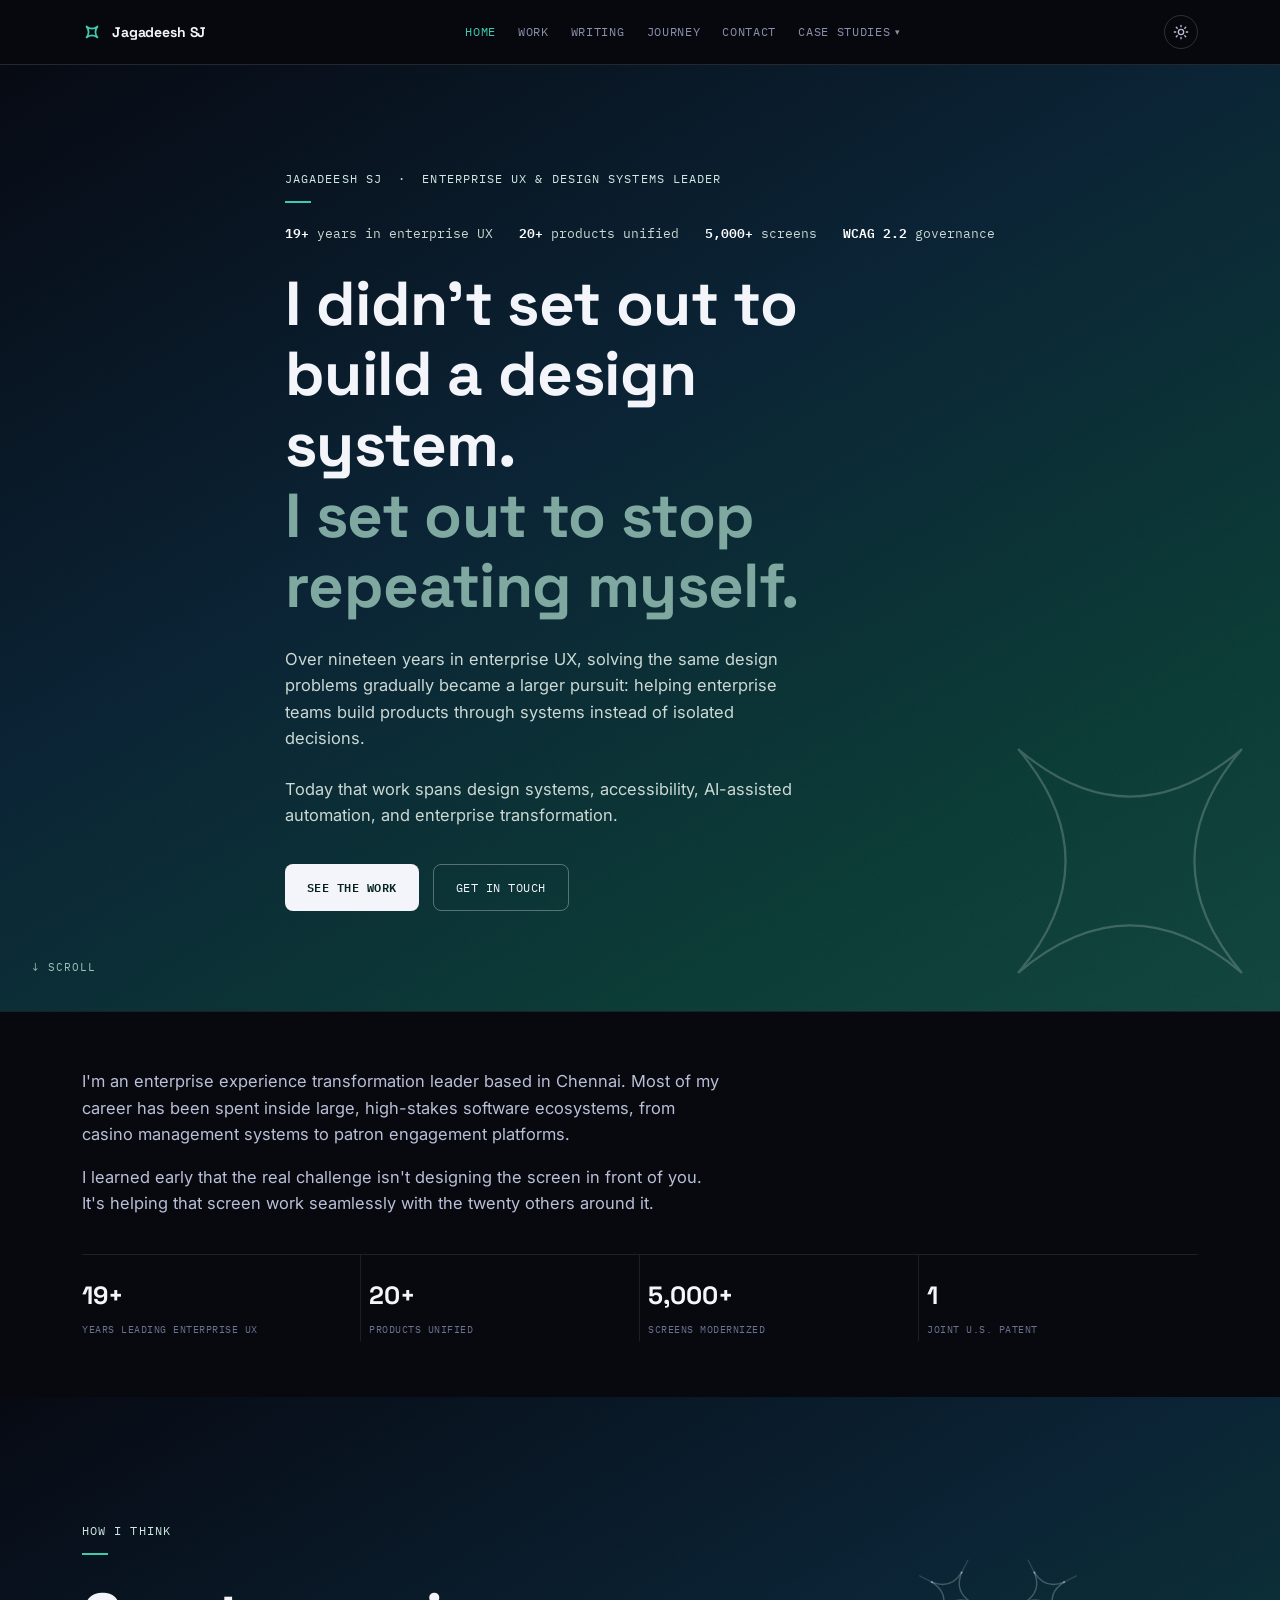
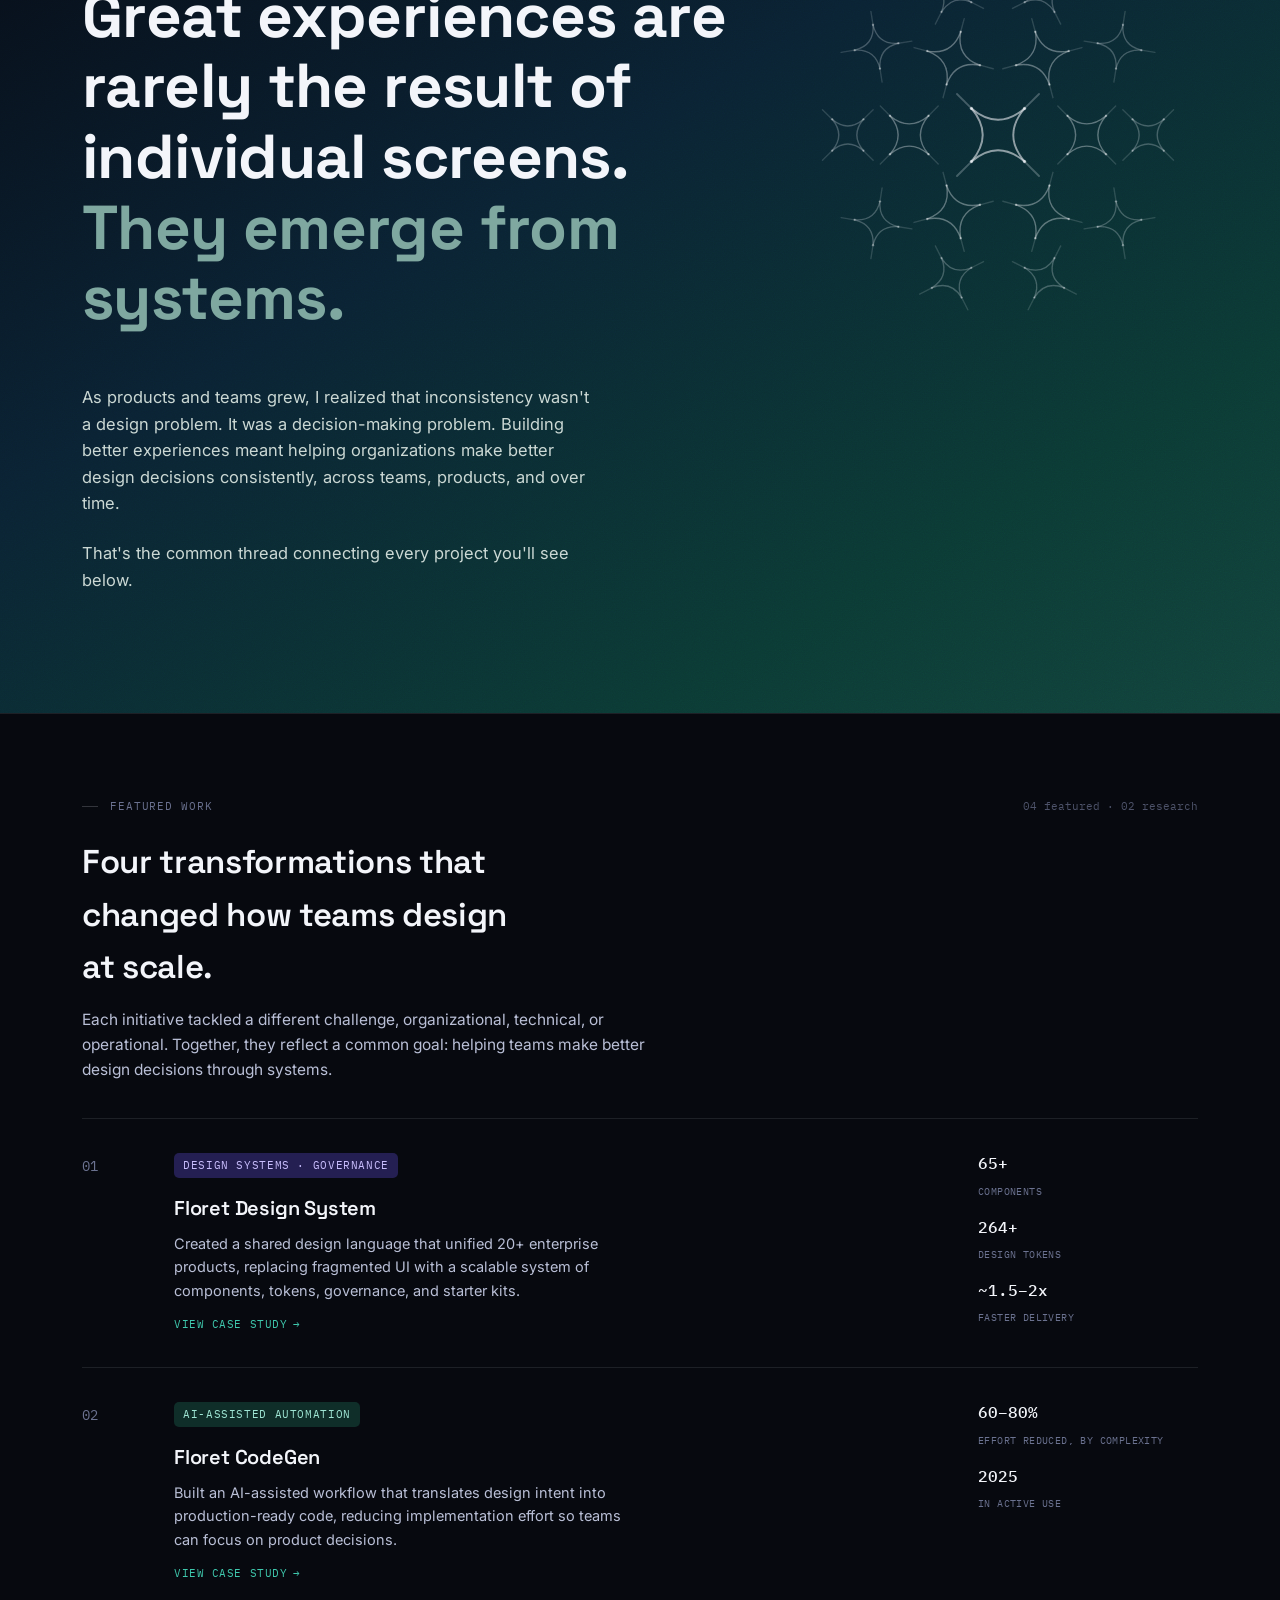
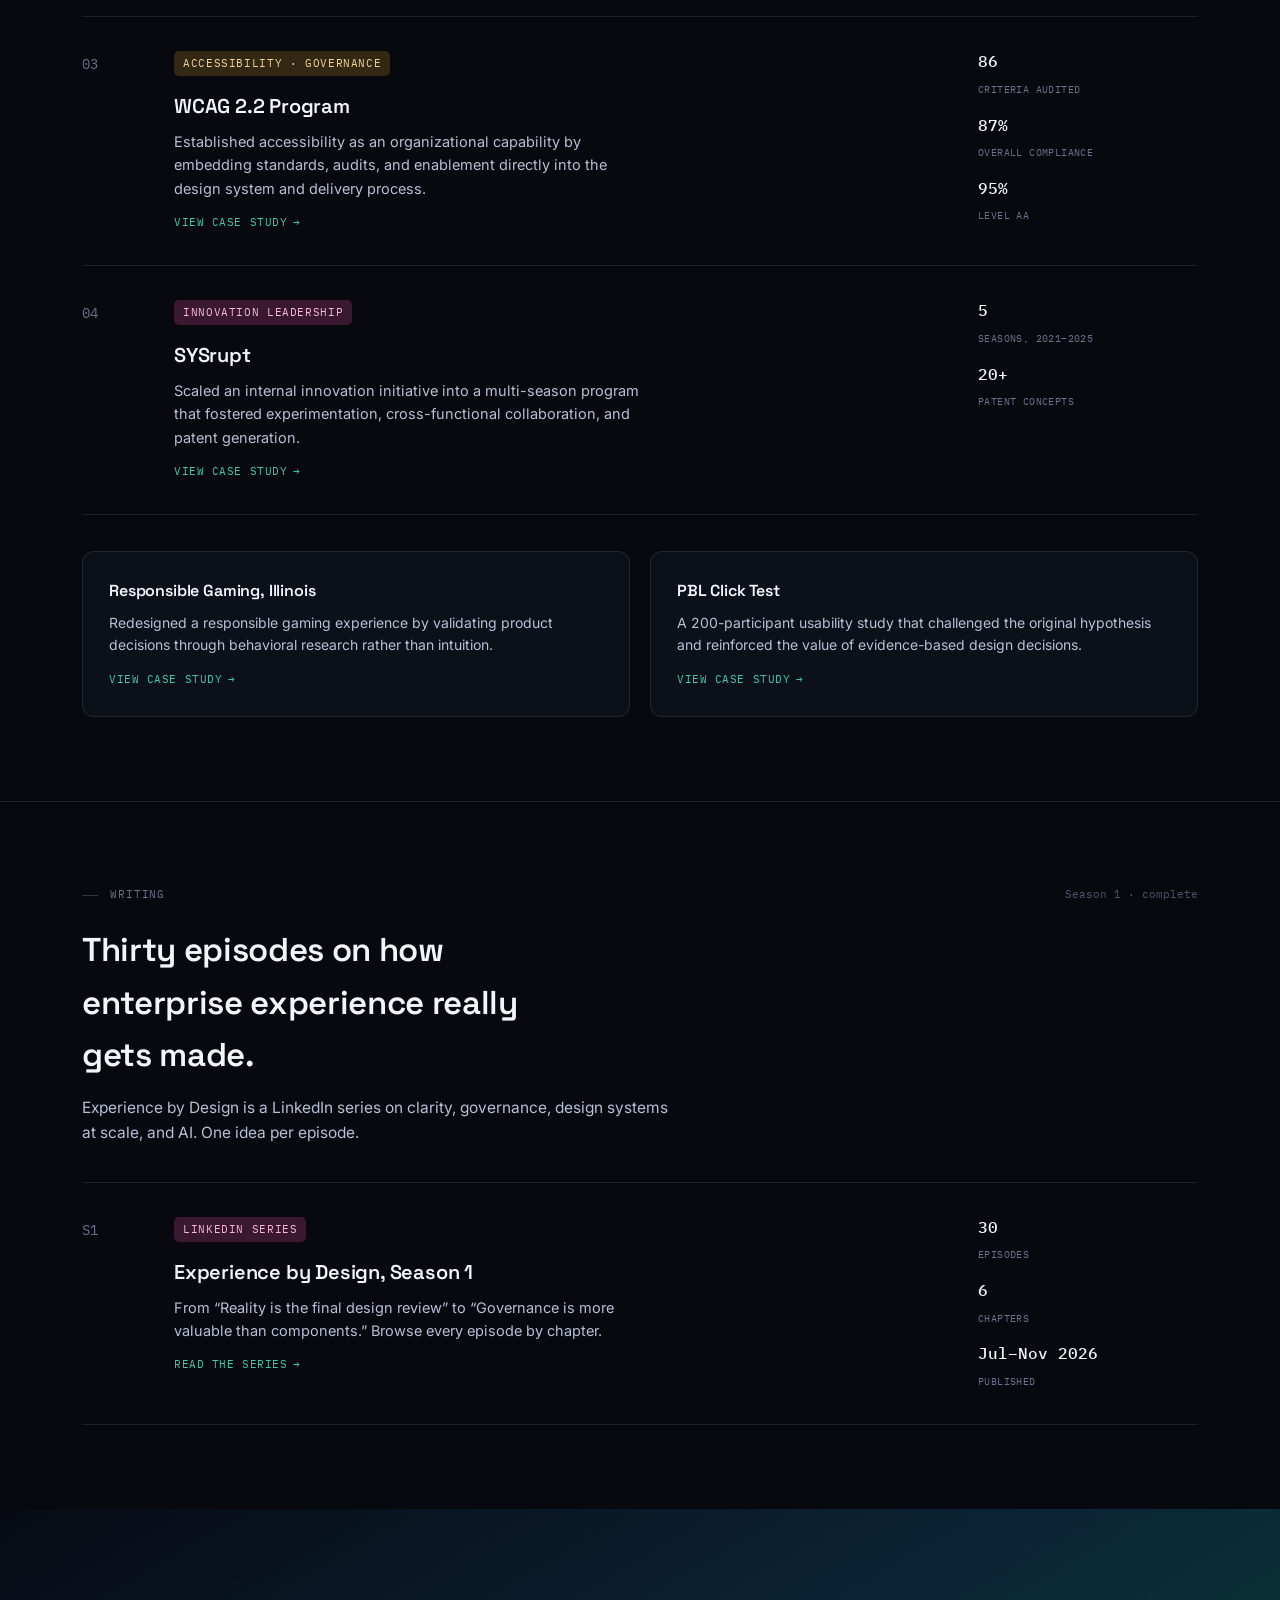
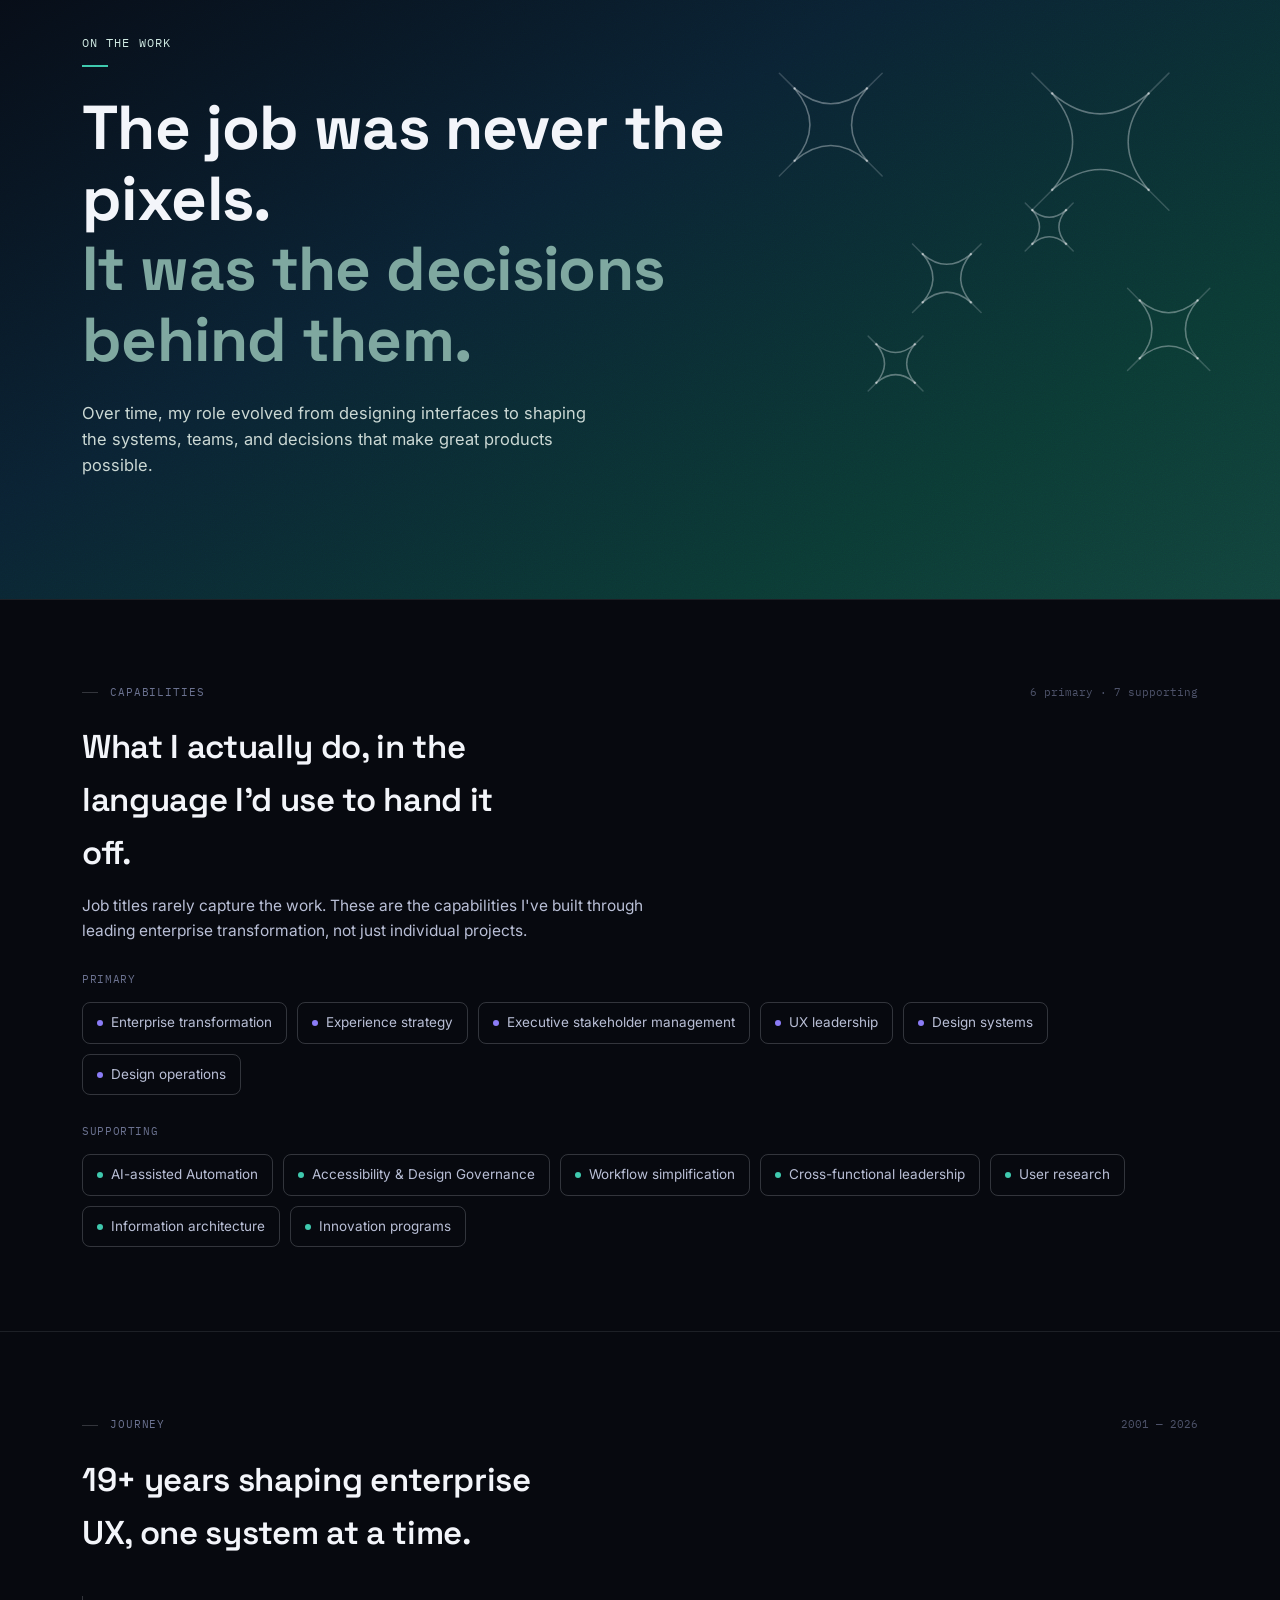
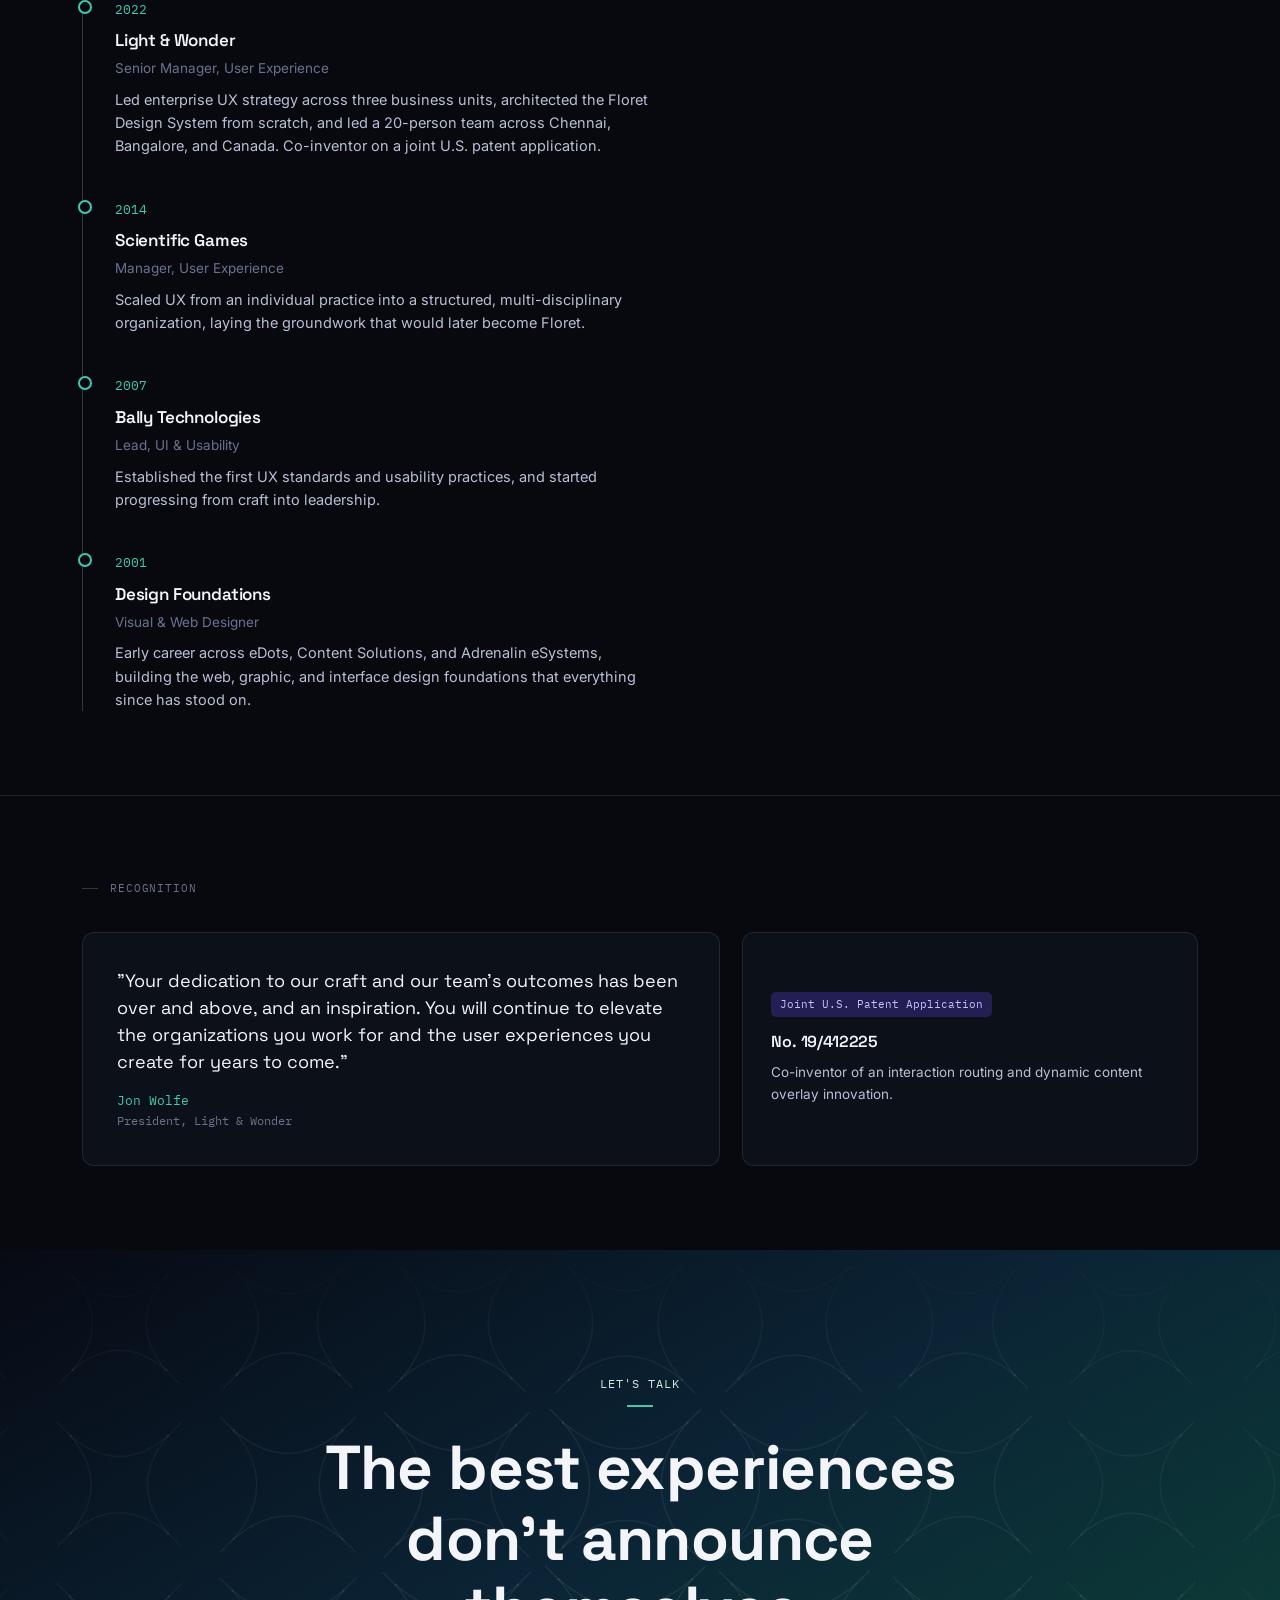
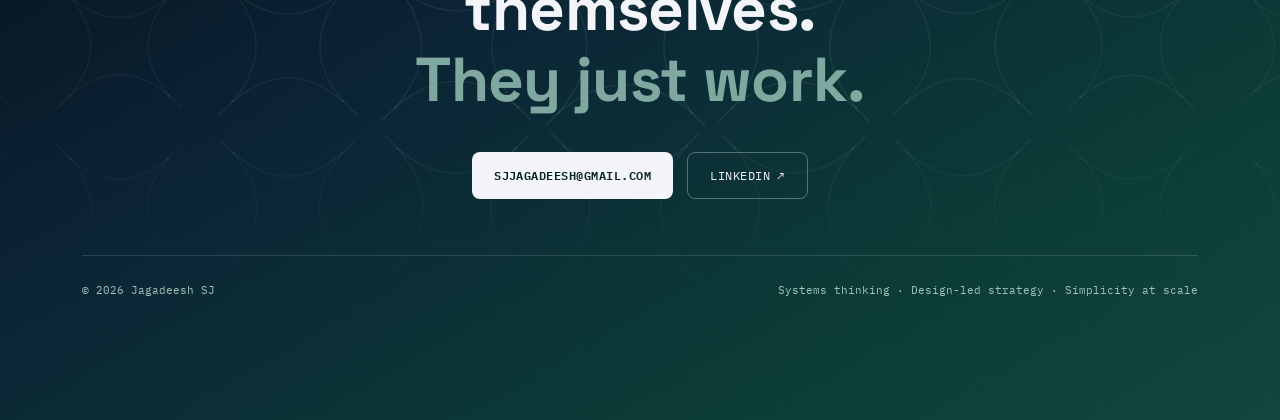
<file: index.html>
<!DOCTYPE html>
<html lang="en">
<head>
<script>(function(){try{var t=localStorage.getItem('siteTheme');if(t==='light'||t==='dark'){document.documentElement.setAttribute('data-theme',t);}}catch(e){}})();</script>
<meta charset="UTF-8">
<link rel="icon" type="image/svg+xml" href="data:image/svg+xml,%3Csvg xmlns='http://www.w3.org/2000/svg' viewBox='0 0 100 100'%3E%3Crect width='100' height='100' rx='22' fill='%2307090F'/%3E%3Cg transform='translate(50,50) scale(0.32)'%3E%3Cpath d='M 70.71,70.71 Q 0,10.71 -70.71,70.71 Q -10.71,0 -70.71,-70.71 Q 0,-10.71 70.71,-70.71 Q 10.71,0 70.71,70.71 Z' fill='none' stroke='%233FC9AE' stroke-width='20'/%3E%3C/g%3E%3C/svg%3E">
<meta name="description" content="Enterprise UX and design systems leader with 19+ years of experience. Architect of Floret, a design system unifying 20+ enterprise products, with work in accessibility governance and AI-assisted design automation.">
<link rel="canonical" href="https://jagadeeshsj.com/">
<meta property="og:type" content="website">
<meta property="og:site_name" content="Jagadeesh SJ">
<meta property="og:title" content="Jagadeesh SJ | Enterprise UX & Design Systems Leader, Chennai">
<meta property="og:description" content="Enterprise UX and design systems leader with 19+ years of experience. Architect of Floret, a design system unifying 20+ enterprise products, with work in accessibility governance and AI-assisted design automation.">
<meta property="og:url" content="https://jagadeeshsj.com/">
<meta name="twitter:card" content="summary">
<meta name="viewport" content="width=device-width, initial-scale=1.0">
<title>Jagadeesh SJ | Enterprise UX &amp; Design Systems Leader, Chennai</title>
<link rel="preconnect" href="https://fonts.googleapis.com">
<link href="https://fonts.googleapis.com/css2?family=Space+Grotesk:wght@500;600;700&family=Inter:wght@400;500;600&family=IBM+Plex+Mono:wght@400;500&display=swap" rel="stylesheet">
<link rel="stylesheet" href="nav.css?v=2">
<script src="nav.js?v=2" defer></script>
<style>
  :root{
    --ink:#07090F;
    --ink-2:#0C1018;
    --ink-3:#101623;
    --line: rgba(224,228,240,0.10);
    --line-strong: rgba(224,228,240,0.20);
    --text: #F3F5FA;
    --text-soft: #B9BFD6;
    --text-dim: #6B7290;
    --violet:#8B7CF6;
    --violet-soft:#241f52;
    --magenta:#F0679F;
    --magenta-soft:#3a1930;
    --teal:#3FC9AE;
    --teal-soft:#0f2e29;
    --amber:#E3B45C;
    --amber-soft:#332813;
    --maxw: 1180px;
    --cover: linear-gradient(150deg, #060912 0%, #0A2233 42%, #0B3A34 78%, #12433C 100%);
  }
  /* ---------- LIGHT THEME (toggled via [data-theme="light"] on <html>) ---------- */
  :root[data-theme="light"]{
    --ink:#F7F7FB;
    --ink-2:#FFFFFF;
    --ink-3:#EDEDF4;
    --line:#E4E3F0;
    --line-strong:#CBCAD9;
    --text:#0B0E23;
    --text-soft:#6B7090;
    --text-dim:#8A8FA8;
    --violet-soft:#EDE9FE;
    --magenta-soft:#FCE4F1;
    --teal-soft:#E3F5F1;
    --amber-soft:#FBF1DE;
  }
  /* the dark gradient .cover bands (hero, philosophy, mid-transition, contact) stay
     unchanged in both themes, same pattern the case studies already use, so a few
     accent colors calibrated for that dark bg need pinning independent of --text/--teal */
  :root[data-theme="light"] .tag-violet{ color:#6C4FF6; }
  :root[data-theme="light"] .tag-teal{ color:#1E9E86; }
  :root[data-theme="light"] .tag-magenta{ color:#C4348A; }
  :root[data-theme="light"] .tag-amber{ color:#B8862E; }
  :root[data-theme="light"] .patent-card .tag{ color:#6C4FF6; }
  :root[data-theme="light"] .case-link,
  :root[data-theme="light"] .tl-year{ color:#1E9E86; }
  :root[data-theme="light"] .tl-item::before{ border-color:#1E9E86; }
  :root[data-theme="light"] a.work-row:focus-visible{ outline-color:#1E9E86; }
  :root[data-theme="light"] a.research-card:hover,
  :root[data-theme="light"] a.research-card:focus-visible{ border-color:#1E9E86; outline-color:#1E9E86; }
  :root[data-theme="light"] body{ transition:background-color .25s ease, color .25s ease; }
  :root[data-theme="light"] .page, :root[data-theme="light"] .work-row, :root[data-theme="light"] .research-card,
  :root[data-theme="light"] .chip, :root[data-theme="light"] .recog-quote, :root[data-theme="light"] .patent-card{
    transition:background-color .25s ease, border-color .25s ease, color .25s ease;
  }
  *{box-sizing:border-box; margin:0; padding:0;}
  html{scroll-behavior:smooth;}
  body{
    background:var(--ink); color:var(--text-soft);
    font-family:'Inter',sans-serif; font-size:16px; line-height:1.6;
    -webkit-font-smoothing:antialiased; overflow-x:hidden;
  }
  ::selection{ background:var(--teal); color:#04110d; }
  a{ color:inherit; text-decoration:none; }
  h1,h2,h3,h4{ font-family:'Space Grotesk',sans-serif; color:var(--text); font-weight:600; letter-spacing:-0.01em; }
  .mono{ font-family:'IBM Plex Mono',monospace; }
  .wrap{ max-width:var(--maxw); margin:0 auto; padding:0 32px; position:relative; z-index:2; }

  /* ---------- eyebrow, the recurring cover-card signature ---------- */
  .eyebrow{
    font-family:'IBM Plex Mono',monospace; font-size:12px; letter-spacing:0.09em; text-transform:uppercase;
    color:#CFE9E2;
  }
  .eyebrow-tick{ display:block; width:26px; height:2px; background:var(--teal); margin-top:10px; }

  /* ---------- COVER PANELS (full-bleed gradient, statement typography) ---------- */
  .cover{
    position:relative; background:var(--cover); overflow:hidden;
    padding:100px 0;
  }
  .cover::after{ /* film grain, matching the hero-card texture */
    content:''; position:absolute; inset:0; z-index:1; opacity:0.5; mix-blend-mode:overlay; pointer-events:none;
    background-image:url("data:image/svg+xml,%3Csvg xmlns='http://www.w3.org/2000/svg' width='140' height='140'%3E%3Cfilter id='n'%3E%3CfeTurbulence type='fractalNoise' baseFrequency='0.9' numOctaves='2' stitchTiles='stitch'/%3E%3C/filter%3E%3Crect width='100%25' height='100%25' filter='url(%23n)' opacity='0.35'/%3E%3C/svg%3E");
  }
  /* ---------- A1.7 DUAL ARC — the ONE mark, two states ----------
     Same construction rule everywhere on the site now (this replaces the old
     Floret rosette + hover-bloom system entirely, so there's one geometry,
     not several unrelated ones layered together):
       - STATIC state: philosophy / mid-transition / closing, and the hero on
         mobile or whenever there isn't room for the animated version. Plain,
         motionless, corner-placed — consistent with "limit animation to the
         hero" and with the requirement that mobile always gets a still mark.
       - ANIMATED state: hero only, on wider viewports with room to spare —
         see the canvas system below.
     Both states are the exact same arc geometry, monochrome, no glow. */

  /* ---------- "How I Think" variant — scattered tile pattern ----------
     Same construction rule, same monochrome treatment — just repeated as a
     loose scatter of the plain arc glyph (no echo, no tangent hints) instead
     of one composed mark. Static, "guides at rest" register: low contrast,
     no motion. Scoped to this one section only. */
  .static-tiled{
    position:absolute; right:2%; top:9%; z-index:1; pointer-events:none;
    width:clamp(300px, 40vw, 560px); height:clamp(300px, 40vw, 560px);
  }
  .static-tiled svg{ width:100%; height:100%; display:block; }
  @media (max-width:760px){
    .static-tiled{ width:min(70vw, 320px); height:min(70vw, 320px); right:4%; top:4%; opacity:0.7; }
  }

  .static-mark{
    position:absolute; right:-40px; bottom:-40px;
    width:clamp(180px, 32vw, 380px); height:clamp(180px, 32vw, 380px);
    opacity:0.22; z-index:1; pointer-events:none;
  }
  .static-mark.mirror{ left:-40px; right:auto; }
  .static-mark svg{ width:100%; height:100%; display:block; }
  @media (max-width:600px){
    .static-mark{ right:-22px; bottom:-22px; width:clamp(130px, 42vw, 210px); height:clamp(130px, 42vw, 210px); }
    .static-mark.mirror{ left:-22px; right:auto; }
  }

  /* Hero's own static fallback — hidden by default (desktop uses the animated
     canvas instead), shown on mobile via the media query below, and shown at
     any width via the .no-canvas-room class the script adds when the measured
     text column leaves too little room for the animated version. */
  .hero-static-mark{ display:none; }
  @media (max-width:640px){
    .hero-static-mark{ display:block; }
    .hero-motif{ display:none; }
  }
  #top.no-canvas-room .hero-static-mark{ display:block; }
  #top.no-canvas-room .hero-motif{ display:none; }

  /* ---------- A1.7 DUAL ARC — animated hero motif (v2) ----------
     Concave arcs + tangent filaments, canvas-driven, gentle pointer parallax.
     Monochrome — no teal/glow here. Color stays with the systems/pattern
     marks (philosophy/mid/closing); the primary hero mark stays colorless.
     Clamped and hard-clipped to a safe zone measured from the actual
     rendered text column at runtime — not a fixed % of the viewport — so
     it's provably clear of the copy at any width, not just at the widths
     it happened to get tested at.
     "Only the intersection arcs remain. Connection without enclosure." */
  .hero-motif{ position:absolute; inset:0; z-index:1; pointer-events:none; overflow:hidden; }
  .hero-motif svg{ position:absolute; inset:0; width:100%; height:100%; display:block; overflow:hidden; }

  .cover-particles{ position:absolute; inset:0; z-index:0; pointer-events:none; opacity:0.55; display:none; }
  .particle-dot{ opacity:0.14; animation-name:particleTwinkle; animation-timing-function:ease-in-out; animation-iteration-count:infinite; }
  @keyframes particleTwinkle{
    0%, 100%{ opacity:0.08; transform:translateY(0); }
    50%{ opacity:0.4; transform:translateY(-6px); }
  }

  /* ---------- Closing section — full-bleed governing-idea background ----------
     A dense grid of the same dual-arc mark, radius and opacity falling off with
     distance from a focal point, plus a light checkerboard thinning further out.
     Static (built once), no animation, sits behind the text at low contrast. */
  .close-field-bg{
    position:absolute; inset:0; z-index:0; pointer-events:none; overflow:hidden; opacity:0.2;
    /* Fades the pattern to 0% at both the top AND bottom edges — so it never
       collides with the footer rule/copyright/tagline at the bottom, and never
       starts with a hard edge at the top either. Percentage-based so it holds
       up across breakpoints regardless of how tall the section reflows. */
    mask-image: linear-gradient(to bottom, transparent 0%, black 14%, black 62%, transparent 84%);
    -webkit-mask-image: linear-gradient(to bottom, transparent 0%, black 14%, black 62%, transparent 84%);
  }
  .close-field-bg svg{ width:100%; height:100%; display:block; }
  .cover.tall{ min-height:88vh; display:flex; align-items:center; }
  .cover.short{ padding:120px 0; }
  .statement{
    font-family:'Space Grotesk',sans-serif; font-weight:700; color:#F3F5FA;
    font-size:clamp(30px, 5.4vw, 62px); line-height:1.14; letter-spacing:-0.01em;
    max-width:16ch; margin-top:26px;
  }
  .statement .dim{ color:#7FA8A0; }
  .cover-proof{ list-style:none; margin:20px 0 0; padding:0; display:flex; flex-wrap:wrap; gap:10px 26px; font-family:'IBM Plex Mono',monospace; font-size:12.5px; color:#CBD8D4; }
  .cover-proof b{ color:#fff; font-weight:600; }
  .cover-sub{ margin-top:24px; max-width:52ch; font-size:16.5px; color:#CBD8D4; }

  .status-pill{
    display:inline-flex; align-items:center; gap:9px; margin-top:34px;
    font-family:'IBM Plex Mono',monospace; font-size:11px; letter-spacing:0.05em; text-transform:uppercase;
    color:#DFF3EC; border:1px solid rgba(63,201,174,0.4); padding:8px 14px; border-radius:100px;
  }
  .status-pill::before{ content:''; width:6px; height:6px; border-radius:50%; background:var(--teal); box-shadow:0 0 0 3px rgba(63,201,174,0.25); }

  .cover-actions{ display:flex; gap:14px; margin-top:36px; flex-wrap:wrap; }
  .btn{
    font-family:'IBM Plex Mono',monospace; font-size:12px; letter-spacing:0.04em; text-transform:uppercase;
    padding:13px 22px; border-radius:8px; display:inline-flex; align-items:center; gap:8px;
    transition:transform .18s ease, border-color .18s ease;
  }
  .btn-primary{ background:#F3F5FA; color:#07231d; font-weight:600; }
  .btn-primary:hover{ transform:translateY(-2px); }
  .btn-ghost{ border:1px solid rgba(224,228,240,0.35); color:#F3F5FA; }
  .btn-ghost:hover{ border-color:var(--teal); transform:translateY(-2px); }
  .btn:focus-visible{ outline:2px solid var(--teal); outline-offset:3px; }

  .scroll-cue{
    position:absolute; left:32px; bottom:36px; z-index:2;
    font-family:'IBM Plex Mono',monospace; font-size:10.5px; letter-spacing:0.1em; color:#9FC2BA;
    display:flex; align-items:center; gap:8px;
  }
  .scroll-cue .arrow{ animation:bob 2.2s ease-in-out infinite; }
  @keyframes bob{ 0%,100%{ transform:translateY(0);} 50%{ transform:translateY(4px);} }

  /* ---------- SOLID CONTENT PANELS ---------- */
  .page{ padding:84px 0; border-top:1px solid var(--line); }
  .kicker{ display:flex; align-items:center; gap:12px; margin-bottom:20px; }
  .kicker-line{ width:16px; height:1px; background:var(--line-strong); }
  .kicker-label{ font-family:'IBM Plex Mono',monospace; font-size:11px; letter-spacing:0.08em; text-transform:uppercase; color:var(--text-dim); }
  .kicker-meta{ font-family:'IBM Plex Mono',monospace; font-size:11px; color:var(--text-dim); margin-left:auto; opacity:0.7; }
  .page-title{ font-size:clamp(24px,2.6vw,33px); max-width:22ch; margin-bottom:14px; }
  .page-lede{ max-width:60ch; color:var(--text-soft); font-size:15.5px; }

  /* intro strip under hero */
  .intro-strip{ padding:56px 0; }
  .intro-strip p{ max-width:64ch; font-size:16.5px; color:var(--text-soft); }
  .intro-strip p + p{ margin-top:16px; }
  .stat-inline{ display:flex; flex-wrap:wrap; gap:0; margin-top:38px; border-top:1px solid var(--line); }
  .stat-inline div{ flex:1 1 160px; padding:20px 24px 0 0; border-right:1px solid var(--line); }
  .stat-inline div:not(:first-child){ padding-left:8px; }
  .stat-inline div:last-child{ border-right:none; }
  .stat-num{ font-family:'Space Grotesk',sans-serif; font-size:25px; font-weight:700; color:var(--text); }
  .stat-label{ font-family:'IBM Plex Mono',monospace; font-size:10px; color:var(--text-dim); text-transform:uppercase; letter-spacing:0.05em; margin-top:6px; }
  @media (max-width:700px){ .stat-inline div{ flex:1 1 45%; border-right:none; border-bottom:1px solid var(--line); padding-bottom:18px;} }

  /* ---------- WORK: editorial index list ---------- */
  .work-list{ margin-top:36px; border-top:1px solid var(--line); }
  .work-row{ display:grid; grid-template-columns:64px 1fr 220px; gap:28px; padding:32px 0; border-bottom:1px solid var(--line); align-items:start; }
  @media (max-width:820px){ .work-row{ grid-template-columns:40px 1fr; } .work-row .work-metrics-col{ grid-column:1/-1; margin-top:12px; } }
  a.work-row{ transition:background .2s ease, padding-left .2s ease; }
  a.work-row:hover, a.work-row:focus-visible{ background:var(--ink-2); padding-left:12px; padding-right:12px; margin:0 -12px; border-radius:8px; }
  a.work-row:focus-visible{ outline:2px solid var(--teal); outline-offset:-2px; }
  .case-link{ display:inline-flex; align-items:center; gap:6px; margin-top:14px; font-family:'IBM Plex Mono',monospace; font-size:11px; letter-spacing:0.05em; text-transform:uppercase; color:var(--teal); }
  a.work-row:hover .case-link .arrow, a.work-row:focus-visible .case-link .arrow{ transform:translateX(3px); }
  .case-link .arrow{ display:inline-block; transition:transform .2s ease; }
  .work-num{ font-family:'IBM Plex Mono',monospace; font-size:14px; color:var(--text-dim); padding-top:4px; }
  .work-body .tag{ font-family:'IBM Plex Mono',monospace; font-size:10.5px; letter-spacing:0.06em; text-transform:uppercase; display:inline-block; padding:4px 9px; border-radius:5px; margin-bottom:14px; }
  .tag-violet{ color:#c9befe; background:var(--violet-soft); }
  .tag-teal{ color:#9fe6d4; background:var(--teal-soft); }
  .tag-magenta{ color:#f8b7d8; background:var(--magenta-soft); }
  .tag-amber{ color:#f3d19d; background:var(--amber-soft); }
  .work-body h3{ font-size:20px; margin-bottom:8px; }
  .work-body p{ font-size:14.5px; color:var(--text-soft); max-width:52ch; }
  .work-metrics-col{ display:flex; flex-direction:column; gap:12px; }
  .work-metrics-col div{ font-family:'IBM Plex Mono',monospace; }
  .work-metrics-col .n{ font-size:16px; font-weight:500; color:var(--text); display:block; }
  .work-metrics-col .l{ font-size:10px; color:var(--text-dim); text-transform:uppercase; letter-spacing:0.04em; }

  .research-row{ display:grid; grid-template-columns:repeat(2,1fr); gap:20px; margin-top:36px; }
  @media (max-width:820px){ .research-row{ grid-template-columns:1fr; } }
  .research-card{ border:1px solid var(--line); border-radius:12px; padding:26px; background:var(--ink-2); display:block; transition:border-color .2s ease, transform .2s ease; }
  .research-card h4{ font-size:16px; margin-bottom:8px; }
  .research-card p{ font-size:14px; color:var(--text-soft); }
  a.research-card:hover, a.research-card:focus-visible{ border-color:var(--teal); transform:translateY(-2px); }
  a.research-card:focus-visible{ outline:2px solid var(--teal); outline-offset:2px; }

  /* ---------- SYSTEMS ---------- */
  .cap-group{ margin-top:28px; }
  .cap-group-label{ font-family:'IBM Plex Mono',monospace; font-size:10.5px; color:var(--text-dim); text-transform:uppercase; letter-spacing:0.06em; margin-bottom:14px; display:block; }
  .cap-chips{ display:flex; flex-wrap:wrap; gap:10px; }
  .chip{ border:1px solid var(--line-strong); border-radius:8px; padding:9px 14px; font-size:13.5px; color:var(--text-soft); display:flex; align-items:center; gap:8px; }
  .chip .dot{ width:6px; height:6px; border-radius:50%; }

  /* ---------- JOURNEY ---------- */
  .timeline{ margin-top:36px; border-left:1px solid var(--line-strong); }
  .tl-item{ position:relative; padding:0 0 38px 32px; }
  .tl-item:last-child{ padding-bottom:0; }
  .tl-item::before{ content:''; position:absolute; left:-5.5px; top:4px; width:10px; height:10px; border-radius:50%; background:var(--ink); border:2px solid var(--teal); }
  .tl-year{ font-family:'IBM Plex Mono',monospace; font-size:13px; color:var(--teal); }
  .tl-item h4{ font-size:17px; margin:6px 0 4px; }
  .tl-item .tl-org{ font-size:13.5px; color:var(--text-dim); margin-bottom:8px; display:block; }
  .tl-item p{ font-size:14.5px; color:var(--text-soft); max-width:60ch; }

  /* ---------- RECOGNITION ---------- */
  .recog-grid{ display:grid; grid-template-columns:1.4fr 1fr; gap:22px; margin-top:34px; }
  @media (max-width:820px){ .recog-grid{ grid-template-columns:1fr; } }
  .recog-quote{ border:1px solid var(--line); border-radius:12px; padding:34px; background:var(--ink-2); }
  .recog-quote p{ font-family:'Space Grotesk',sans-serif; font-size:18px; color:var(--text); line-height:1.5; }
  .recog-quote cite{ display:block; margin-top:16px; font-family:'IBM Plex Mono',monospace; font-style:normal; font-size:12px; color:var(--text-dim); }
  .patent-card{ border:1px solid var(--line); border-radius:12px; padding:28px; background:var(--ink-2); display:flex; flex-direction:column; justify-content:center; }
  .patent-card .tag{ font-family:'IBM Plex Mono',monospace; font-size:10.5px; color:#c9befe; background:var(--violet-soft); padding:4px 9px; border-radius:5px; display:inline-block; width:fit-content; }
  .patent-card h4{ font-size:16px; margin-top:12px; }
  .patent-card p{ font-size:13.5px; color:var(--text-soft); margin-top:8px; }

  /* ---------- CLOSING COVER / CONTACT ---------- */
  .cover-actions.center{ justify-content:center; }
  .contact-meta{ margin-top:56px; padding-top:26px; border-top:1px solid rgba(224,228,240,0.15); display:flex; justify-content:space-between; flex-wrap:wrap; gap:12px; font-family:'IBM Plex Mono',monospace; font-size:11px; color:#9FC2BA; }

  @media (prefers-reduced-motion: reduce){
    html{ scroll-behavior:auto; }
    .scroll-cue .arrow{ animation:none; }
    .particle-dot{ animation:none; opacity:0.2; }
    .btn{ transition:none !important; }
    body, .page, .work-row, .research-card, .chip, .recog-quote, .patent-card{ transition:none !important; }
  }
</style>
<!-- Google Analytics (GA4) -->
<script async src="https://www.googletagmanager.com/gtag/js?id=G-6GDXJ82PP9"></script>
<script>
  window.dataLayer = window.dataLayer || [];
  function gtag(){dataLayer.push(arguments);}
  gtag('js', new Date());
  gtag('config', 'G-6GDXJ82PP9');
</script>
<script type="application/ld+json">{"@context": "https://schema.org", "@type": "Person", "name": "Jagadeesh SJ", "url": "https://jagadeeshsj.com", "jobTitle": "Enterprise UX & Design Systems Leader", "address": {"@type": "PostalAddress", "addressLocality": "Chennai", "addressCountry": "IN"}, "sameAs": ["https://www.linkedin.com/in/jagadeesh-sj-2432903/"]}</script>
</head>
<body>

<!-- ============ HERO COVER ============ -->
<header class="cover tall" id="top">
  <div class="hero-motif" id="heroMotif" aria-hidden="true"><svg id="heroMotifSvg"></svg></div>
  <div class="static-mark hero-static-mark" aria-hidden="true">
    <svg viewBox="-120 -120 240 240" xmlns="http://www.w3.org/2000/svg">
      <path d="M 70.71,70.71 Q 0,10.71 -70.71,70.71 Q -10.71,0 -70.71,-70.71 Q 0,-10.71 70.71,-70.71 Q 10.71,0 70.71,70.71 Z"
            fill="none" stroke="#F3F5FA" stroke-width="1.4" stroke-opacity="0.9"/>
    </svg>
  </div>
  <div class="wrap">
    <span class="eyebrow">Jagadeesh SJ &nbsp;·&nbsp; Enterprise UX &amp; Design Systems Leader</span>
    <span class="eyebrow-tick"></span>
    <ul class="cover-proof"><li><b>19+</b> years in enterprise UX</li><li><b>20+</b> products unified</li><li><b>5,000+</b> screens</li><li><b>WCAG 2.2</b> governance</li></ul>
    <h1 class="statement">I didn't set out to build a design system.<br><span class="dim">I set out to stop repeating myself.</span></h1>
    <p class="cover-sub">Over nineteen years in enterprise UX, solving the same design problems gradually became a larger pursuit: helping enterprise teams build products through systems instead of isolated decisions.</p>
    <p class="cover-sub">Today that work spans design systems, accessibility, AI-assisted automation, and enterprise transformation.</p>
    <!-- <span class="status-pill">Open to Director / Head of Design roles</span> -->
    <div class="cover-actions">
      <a href="#work" class="btn btn-primary">See the work</a>
      <a href="#contact" class="btn btn-ghost">Get in touch</a>
    </div>
  </div>
  <div class="scroll-cue"><span class="arrow">↓</span><span>SCROLL</span></div>
</header>

<!-- ============ INTRO STRIP ============ -->
<section class="page intro-strip">
  <div class="wrap">
    <p>I'm an enterprise experience transformation leader based in Chennai. Most of my career has been spent inside large, high-stakes software ecosystems, from casino management systems to patron engagement platforms.</p>
    <p>I learned early that the real challenge isn't designing the screen in front of you. It's helping that screen work seamlessly with the twenty others around it.</p>
    <div class="stat-inline">
      <div><span class="stat-num">19+</span><br><span class="stat-label">Years Leading Enterprise UX</span></div>
      <div><span class="stat-num">20+</span><br><span class="stat-label">Products unified</span></div>
      <div><span class="stat-num">5,000+</span><br><span class="stat-label">Screens modernized</span></div>
      <div><span class="stat-num">1</span><br><span class="stat-label">Joint U.S. patent</span></div>
    </div>
  </div>
</section>

<!-- ============ PHILOSOPHY COVER ============ -->
<section class="cover short" id="philosophy">
  <svg class="cover-particles" viewBox="0 0 800 500" preserveAspectRatio="none" aria-hidden="true"><g id="particles-phil"></g></svg>
  <div class="static-tiled static-nested-rings" aria-hidden="true">
    <svg id="philMotifSvg" viewBox="0 0 300 240" xmlns="http://www.w3.org/2000/svg"></svg>
  </div>
  <div class="wrap">
    <span class="eyebrow">How I Think</span>
    <span class="eyebrow-tick"></span>
    <p class="statement" style="max-width:19ch;">Great experiences are rarely the result of individual screens.<br><span class="dim">They emerge from systems.</span></p>
    <p class="cover-sub"><br>As products and teams grew, I realized that inconsistency wasn't a design problem. It was a decision-making problem. Building better experiences meant helping organizations make better design decisions consistently, across teams, products, and over time.</p>
<p class="cover-sub">
That's the common thread connecting every project you'll see below.</p>
  </div>
</section>

<!-- ============ WORK ============ -->
<section class="page" id="work">
  <div class="wrap">
    <div class="kicker"><span class="kicker-line"></span><span class="kicker-label">Featured work</span><span class="kicker-meta">04 featured · 02 research</span></div>
    <h2 class="page-title">Four transformations that changed how teams design at scale.</h2>
    <p class="page-lede">Each initiative tackled a different challenge, organizational, technical, or operational. Together, they reflect a common goal: helping teams make better design decisions through systems.</p>

    <div class="work-list">
      <a href="floret_casestudy.html" class="work-row">
        <span class="work-num">01</span>
        <div class="work-body">
          <span class="tag tag-violet">Design Systems · Governance</span>
          <h3>Floret Design System</h3>
          <p>Created a shared design language that unified 20+ enterprise products, replacing fragmented UI with a scalable system of components, tokens, governance, and starter kits.</p>
          <span class="case-link">View case study <span class="arrow">→</span></span>
        </div>
        <div class="work-metrics-col">
          <div><span class="n">65+</span><span class="l">Components</span></div>
          <div><span class="n">264+</span><span class="l">Design tokens</span></div>
          <div><span class="n">~1.5–2x</span><span class="l">Faster delivery</span></div>
        </div>
      </a>

      <a href="floretcodegen_casestudy.html" class="work-row">
        <span class="work-num">02</span>
        <div class="work-body">
          <span class="tag tag-teal">AI-assisted Automation</span>
          <h3>Floret CodeGen</h3>
          <p>Built an AI-assisted workflow that translates design intent into production-ready code, reducing implementation effort so teams can focus on product decisions.</p>
          <span class="case-link">View case study <span class="arrow">→</span></span>
        </div>
        <div class="work-metrics-col">
          <div><span class="n">60–80%</span><span class="l">Effort reduced, by complexity</span></div>
          <div><span class="n">2025</span><span class="l">In active use</span></div>
        </div>
      </a>

      <a href="wcagaccessibility_casestudy.html" class="work-row">
        <span class="work-num">03</span>
        <div class="work-body">
          <span class="tag tag-amber">Accessibility · Governance</span>
          <h3>WCAG 2.2 Program</h3>
          <p>Established accessibility as an organizational capability by embedding standards, audits, and enablement directly into the design system and delivery process.</p>
          <span class="case-link">View case study <span class="arrow">→</span></span>
        </div>
        <div class="work-metrics-col">
          <div><span class="n">86</span><span class="l">Criteria audited</span></div>
          <div><span class="n">87%</span><span class="l">Overall compliance</span></div>
          <div><span class="n">95%</span><span class="l">Level AA</span></div>
        </div>
      </a>

      <a href="sysrupt_casestudy.html" class="work-row">
        <span class="work-num">04</span>
        <div class="work-body">
          <span class="tag tag-magenta">Innovation Leadership</span>
          <h3>SYSrupt</h3>
          <p>Scaled an internal innovation initiative into a multi-season program that fostered experimentation, cross-functional collaboration, and patent generation.</p>
          <span class="case-link">View case study <span class="arrow">→</span></span>
        </div>
        <div class="work-metrics-col">
          <div><span class="n">5</span><span class="l">Seasons, 2021–2025</span></div>
          <div><span class="n">20+</span><span class="l">Patent concepts</span></div>
        </div>
      </a>
    </div>

    <div class="research-row">
      <a href="responsiblegaming_casestudy.html" class="research-card">
        <h4>Responsible Gaming, Illinois</h4>
        <p>Redesigned a responsible gaming experience by validating product decisions through behavioral research rather than intuition.</p>
        <span class="case-link">View case study <span class="arrow">→</span></span>
      </a>
      <a href="pbl_casestudy.html" class="research-card">
        <h4>PBL Click Test</h4>
        <p>A 200-participant usability study that challenged the original hypothesis and reinforced the value of evidence-based design decisions.</p>
        <span class="case-link">View case study <span class="arrow">→</span></span>
      </a>
    </div>
  </div>
</section>

<!-- ============ MID-TRANSITION COVER ============ -->
<section class="page" id="writing">
  <div class="wrap">
    <div class="kicker"><span class="kicker-line"></span><span class="kicker-label">Writing</span><span class="kicker-meta">Season 1 · complete</span></div>
    <h2 class="page-title">Thirty episodes on how enterprise experience really gets made.</h2>
    <p class="page-lede">Experience by Design is a LinkedIn series on clarity, governance, design systems at scale, and AI. One idea per episode.</p>
    <div class="work-list">
      <a href="experience-by-design.html" class="work-row">
        <span class="work-num">S1</span>
        <div class="work-body">
          <span class="tag tag-magenta">LinkedIn Series</span>
          <h3>Experience by Design, Season 1</h3>
          <p>From &ldquo;Reality is the final design review&rdquo; to &ldquo;Governance is more valuable than components.&rdquo; Browse every episode by chapter.</p>
          <span class="case-link">Read the series <span class="arrow">&rarr;</span></span>
        </div>
        <div class="work-metrics-col">
          <div><span class="n">30</span><span class="l">Episodes</span></div>
          <div><span class="n">6</span><span class="l">Chapters</span></div>
          <div><span class="n">Jul&ndash;Nov 2026</span><span class="l">Published</span></div>
        </div>
      </a>
    </div>
  </div>
</section>

<section class="cover short" id="midTransition">
  <svg class="cover-particles" viewBox="0 0 800 500" preserveAspectRatio="none" aria-hidden="true"><g id="particles-mid"></g></svg>
  <div class="static-tiled static-constellation" aria-hidden="true">
    <svg id="workMotifSvg" viewBox="0 0 300 240" xmlns="http://www.w3.org/2000/svg"></svg>
  </div>
  <div class="wrap">
    <span class="eyebrow">On the work</span>
    <span class="eyebrow-tick"></span>
    <p class="statement" style="max-width:17ch;">The job was never the pixels.<br><span class="dim">It was the decisions behind them.</span></p>
    <p class="cover-sub">Over time, my role evolved from designing interfaces to shaping the systems, teams, and decisions that make great products possible.</p>
  </div>
</section>

<!-- ============ SYSTEMS ============ -->
<section class="page" id="systems">
  <div class="wrap">
    <div class="kicker"><span class="kicker-line"></span><span class="kicker-label">Capabilities</span><span class="kicker-meta">6 primary · 7 supporting</span></div>
    <h2 class="page-title">What I actually do, in the language I'd use to hand it off.</h2>
    <p class="page-lede">Job titles rarely capture the work. These are the capabilities I've built through leading enterprise transformation, not just individual projects.</p>

    <div class="cap-group">
      <span class="cap-group-label">Primary</span>
      <div class="cap-chips">
        <span class="chip"><span class="dot" style="background:#8B7CF6"></span>Enterprise transformation</span>
        <span class="chip"><span class="dot" style="background:#8B7CF6"></span>Experience strategy</span>
        <span class="chip"><span class="dot" style="background:#8B7CF6"></span>Executive stakeholder management</span>
        <span class="chip"><span class="dot" style="background:#8B7CF6"></span>UX leadership</span>
        <span class="chip"><span class="dot" style="background:#8B7CF6"></span>Design systems</span>
        <span class="chip"><span class="dot" style="background:#8B7CF6"></span>Design operations</span>
      </div>
    </div>
    <div class="cap-group">
      <span class="cap-group-label">Supporting</span>
      <div class="cap-chips">
        <span class="chip"><span class="dot" style="background:#3FC9AE"></span>AI-assisted Automation</span>
        <span class="chip"><span class="dot" style="background:#3FC9AE"></span>Accessibility & Design Governance</span>
        <span class="chip"><span class="dot" style="background:#3FC9AE"></span>Workflow simplification</span>
        <span class="chip"><span class="dot" style="background:#3FC9AE"></span>Cross-functional leadership</span>
        <span class="chip"><span class="dot" style="background:#3FC9AE"></span>User research</span>
        <span class="chip"><span class="dot" style="background:#3FC9AE"></span>Information architecture</span>
        <span class="chip"><span class="dot" style="background:#3FC9AE"></span>Innovation programs</span>
      </div>
    </div>
  </div>
</section>

<!-- ============ JOURNEY ============ -->
<section class="page" id="journey">
  <div class="wrap">
    <div class="kicker"><span class="kicker-line"></span><span class="kicker-label">Journey</span><span class="kicker-meta">2001 — 2026</span></div>
    <h2 class="page-title">19+ years shaping enterprise UX, one system at a time.</h2>
    <div class="timeline">
      <div class="tl-item">
        <span class="tl-year">2022</span>
        <h4>Light &amp; Wonder</h4>
        <span class="tl-org">Senior Manager, User Experience</span>
        <p>Led enterprise UX strategy across three business units, architected the Floret Design System from scratch, and led a 20-person team across Chennai, Bangalore, and Canada. Co-inventor on a joint U.S. patent application.</p>
      </div>
      <div class="tl-item">
        <span class="tl-year">2014</span>
        <h4>Scientific Games</h4>
        <span class="tl-org">Manager, User Experience</span>
        <p>Scaled UX from an individual practice into a structured, multi-disciplinary organization, laying the groundwork that would later become Floret.</p>
      </div>
      <div class="tl-item">
        <span class="tl-year">2007</span>
        <h4>Bally Technologies</h4>
        <span class="tl-org">Lead, UI &amp; Usability</span>
        <p>Established the first UX standards and usability practices, and started progressing from craft into leadership.</p>
      </div>
      <div class="tl-item">
        <span class="tl-year">2001</span>
        <h4>Design Foundations</h4>
        <span class="tl-org">Visual &amp; Web Designer</span>
        <p>Early career across eDots, Content Solutions, and Adrenalin eSystems, building the web, graphic, and interface design foundations that everything since has stood on.</p>
      </div>
    </div>
  </div>
</section>

<!-- ============ RECOGNITION ============ -->
<section class="page" id="recognition">
  <div class="wrap">
    <div class="kicker"><span class="kicker-line"></span><span class="kicker-label">Recognition</span></div>
    <div class="recog-grid">
      <div class="recog-quote">
        <p>"Your dedication to our craft and our team's outcomes has been over and above, and an inspiration. You will continue to elevate the organizations you work for and the user experiences you create for years to come."</p>
        <cite><span class="tl-year" style="display:block;">Jon Wolfe</span> President, Light &amp; Wonder</cite>
      </div>
      <div class="patent-card">
        <span class="tag">Joint U.S. Patent Application</span>
        <h4>No. 19/412225</h4>
        <p>Co-inventor of an interaction routing and dynamic content overlay innovation.</p>
      </div>
    </div>
  </div>
</section>

<!-- ============ CLOSING COVER / CONTACT ============ -->
<section class="cover" id="contact" style="text-align:center; padding:120px 0;">
  <svg class="cover-particles" viewBox="0 0 800 500" preserveAspectRatio="none" aria-hidden="true"><g id="particles-close"></g></svg>
  <div class="close-field-bg" aria-hidden="true">
    <svg id="closeFieldSvg" viewBox="0 0 1280 420" preserveAspectRatio="xMidYMid slice" xmlns="http://www.w3.org/2000/svg"></svg>
  </div>
  <div class="wrap">
    <span class="eyebrow">Let's talk</span>
    <span class="eyebrow-tick" style="margin-left:auto; margin-right:auto;"></span>
    <h2 class="statement" style="max-width:18ch; margin-left:auto; margin-right:auto;">The best experiences don't announce themselves.<br><span class="dim">They just work.</span></h2>
    <!-- <p class="cover-sub" style="margin-left:auto; margin-right:auto;">Open to Director / Head of Design and Principal Design leadership roles. Based in Chennai, India, open to remote and relocation.</p> -->
    <div class="cover-actions center">
      <a href="mailto:sjjagadeesh@gmail.com" class="btn btn-primary">sjjagadeesh@gmail.com</a>
      <a href="https://www.linkedin.com/in/jagadeesh-sj-2432903/" target="_blank" rel="noopener" class="btn btn-ghost">LinkedIn ↗</a>
    </div>
    <div class="contact-meta">
      <span>© 2026 Jagadeesh SJ</span>
      <span>Systems thinking · Design-led strategy · Simplicity at scale</span>
    </div>
  </div>
</section>

<script>
  /* ===== A1.7 Dual Arc — hero motif: "Converge & Lock" construction reveal ==========
     Four corner points fly in from beyond the frame and meet at their true
     positions, the axes snap into place, the arcs draw on between them, the
     scaffold clears, and the mark settles into a slow ambient sway —
     "isolated parts assembling into a system," which is what the hero's own
     body copy says in words. Runs ONCE on load, no re-looping.

     The settle→sway handoff ramps the sway amplitude in from 0 over 1.4s
     (instead of snapping straight to full amplitude, which read as the mark
     "jumping" right as it finished forming), and the sway runs on a raw
     requestAnimationFrame loop paused via IntersectionObserver while the
     hero is off-screen, since unlike a CSS animation it wouldn't otherwise
     get throttled for free. */
  function initHeroMotif(){
    const NS = 'http://www.w3.org/2000/svg';
    const host = document.getElementById('heroMotif');
    const svg = document.getElementById('heroMotifSvg');
    const hero = document.getElementById('top');
    const textWrap = hero ? hero.querySelector('.wrap') : null;
    if(!host || !svg || !hero) return;
    const reduced = window.matchMedia('(prefers-reduced-motion: reduce)').matches;

    function measureSafeX(heroRect){
      if(!textWrap) return heroRect.width*0.55;
      let maxRight = 0;
      textWrap.querySelectorAll(':scope > *').forEach(function(el){
        const r = el.getBoundingClientRect();
        if(r.width > 0 && r.right > maxRight) maxRight = r.right;
      });
      const MARGIN = 64;
      return (maxRight - heroRect.left) + MARGIN;
    }

    const heroRect = hero.getBoundingClientRect();
    const W = Math.max(1, heroRect.width), H = Math.max(1, heroRect.height);
    const safeX = measureSafeX(heroRect);
    const availW = W - safeX;
    const MARGIN = 28;
    // Below this, even the smallest legible mark can't fit inside [safeX, W]
    // without either crowding the text or getting clipped by the viewport
    // edge — fall back to the small corner-placed static mark instead of
    // rendering a partial one. (Previously fixed at 140px, which let R stay
    // sized off hero *height* alone regardless of how little horizontal room
    // was actually left — at medium desktop widths the safe-zone clip would
    // then silently amputate the mark's near side instead of shrinking it,
    // reading as a broken half-arc rather than a smaller complete one.)
    const hasRoom = availW > 240;
    hero.classList.toggle('no-canvas-room', !hasRoom);
    if(!hasRoom) return; // CSS shows .hero-static-mark instead — see stylesheet.

    svg.setAttribute('viewBox', '0 0 '+W+' '+H);
    svg.setAttribute('preserveAspectRatio', 'xMidYMid slice');

    // R is derived from the actually-available width (not just hero height),
    // so the full mark — concave bulge included, not just its corner points —
    // is guaranteed to fit inside [safeX, W] with margin on both sides before
    // the hard clip-path below ever has to intervene.
    const R = Math.max(70, Math.min(200, (availW - MARGIN*2) / 2, H*0.24));
    const idealCx = safeX + availW * 0.5; // centered in the available strip when there's room to
    const minCx = safeX + MARGIN + R;     // ...clamped so the left edge never crowds the text
    const maxCx = W - MARGIN - R;         // ...and the right edge never crowds the viewport edge
    const cx = Math.max(minCx, Math.min(idealCx, maxCx));
    const cy = H*0.5;

    function E(tag, attrs){
      const e = document.createElementNS(NS, tag);
      for(const k in (attrs||{})) e.setAttribute(k, String(attrs[k]));
      return e;
    }
    function cornersOf(cx,cy,R,rot){
      const c=[]; for(let k=0;k<4;k++){ const a=(rot||0)+Math.PI/4+k*Math.PI/2; c.push([cx+R*Math.cos(a), cy+R*Math.sin(a)]); } return c;
    }

    // Hard clip: nothing this motif draws can ever render left of the real text
    // column, matching the same guarantee the previous canvas version made.
    const clipId = 'heroSafeClip';
    const defs = E('defs');
    const clip = E('clipPath', {id: clipId});
    clip.appendChild(E('rect', {x: safeX, y: 0, width: Math.max(0, W-safeX), height: H}));
    defs.appendChild(clip);
    svg.appendChild(defs);

    const gRoot = E('g', {'clip-path': 'url(#'+clipId+')'});
    svg.appendChild(gRoot);
    const grp = () => { const g = E('g'); gRoot.appendChild(g); return g; };
    const gPts = grp(), gAxes = grp(), gArcs = grp(), gWhisk = grp(), gNode = grp();

    const C = cornersOf(cx, cy, R, 0);
    const cc = R * 0.30;
    const TEAL = '63,201,174';

    const ptWrap = C.map(p => {
      const g = E('g'); g.style.transition = 'transform 1.05s cubic-bezier(.2,.7,.2,1), opacity .5s ease'; g.style.opacity = 0;
      gPts.appendChild(g); g.appendChild(E('circle',{cx:p[0],cy:p[1],r:2.8,fill:'#AEB4C9'}));
      return g;
    });
    const axes = [[C[0],C[2]],[C[1],C[3]]].map(([a,b]) => {
      const l = E('line',{x1:a[0],y1:a[1],x2:b[0],y2:b[1],stroke:'#6B7290','stroke-width':1,'stroke-opacity':0});
      l.style.transition = 'stroke-opacity .5s ease'; gAxes.appendChild(l); return l;
    });
    const segs = [];
    for(let i=0;i<4;i++){
      const A=C[i], B=C[(i+1)%4];
      const mx=(A[0]+B[0])/2, my=(A[1]+B[1])/2;
      let dx=cx-mx, dy=cy-my; const d=Math.hypot(dx,dy)||1; dx/=d; dy/=d;
      const P=[mx+dx*2*cc, my+dy*2*cc];
      segs.push('M'+A[0].toFixed(2)+','+A[1].toFixed(2)+' Q'+P[0].toFixed(2)+','+P[1].toFixed(2)+' '+B[0].toFixed(2)+','+B[1].toFixed(2));
    }
    const arcs = segs.map(d => {
      const p = E('path',{d, fill:'none', stroke:'#F3F5FA', 'stroke-width':1.6, 'stroke-linecap':'round', opacity:0});
      gArcs.appendChild(p);
      const L = p.getTotalLength ? p.getTotalLength() : 420;
      p.style.strokeDasharray = L; p.style.strokeDashoffset = L;
      return p;
    });
    const whisk = C.map(p => {
      let dx=p[0]-cx, dy=p[1]-cy; const d=Math.hypot(dx,dy)||1; dx/=d; dy/=d;
      return E('line',{x1:p[0],y1:p[1],x2:p[0]+dx*R*0.42,y2:p[1]+dy*R*0.42,stroke:'#AEB4C9','stroke-width':1,'stroke-linecap':'round','stroke-opacity':0});
    });
    whisk.forEach(l => { l.style.transition = 'stroke-opacity .6s ease'; gWhisk.appendChild(l); });
    const node = E('circle',{cx:C[0][0],cy:C[0][1],r:3.2,fill:'rgba('+TEAL+',1)','fill-opacity':0});
    node.style.transition = 'fill-opacity .6s ease'; gNode.appendChild(node);

    const showNode = () => { whisk.forEach(l => l.setAttribute('stroke-opacity',0.4)); node.setAttribute('fill-opacity',0.85); };
    const drawArcs = () => { arcs.forEach((p,i) => {
      p.style.transition = 'stroke-dashoffset 1.1s ease, opacity .5s ease';
      p.style.transitionDelay = (i*0.16)+'s';
      requestAnimationFrame(() => { p.style.opacity=1; p.style.strokeDashoffset=0; });
    }); };

    let rafId = 0, io = null;
    const startSway = () => {
      if(reduced) return;
      let t0 = null;
      const RAMP = 1.4; // seconds — sway amplitude grows from 0 instead of snapping in
      const spin = (now) => {
        if(t0 === null) t0 = now;
        const t = (now - t0) / 1000;
        const ramp = Math.min(1, t / RAMP);
        const dx = Math.cos(t*0.42) * 7 * ramp;
        const dy = Math.sin(t*0.42) * 7 * ramp;
        const rot = Math.sin(t*0.26) * 5 * ramp;
        gRoot.style.transform = 'translate('+dx.toFixed(2)+'px,'+dy.toFixed(2)+'px) rotate('+rot.toFixed(2)+'deg)';
        gRoot.style.transformOrigin = cx+'px '+cy+'px';
        rafId = requestAnimationFrame(spin);
      };
      rafId = requestAnimationFrame(spin);

      // Pause the loop entirely while the hero is off-screen — CSS animations get
      // this for free from the browser, a raw rAF loop doesn't.
      if('IntersectionObserver' in window){
        io = new IntersectionObserver((entries) => {
          entries.forEach((entry) => {
            if(entry.isIntersecting && !rafId){ t0 = null; rafId = requestAnimationFrame(spin); }
            else if(!entry.isIntersecting && rafId){ cancelAnimationFrame(rafId); rafId = 0; }
          });
        }, { threshold: 0 });
        io.observe(hero);
      }
    };

    if(reduced){
      arcs.forEach(p => { p.style.opacity=1; p.style.strokeDashoffset=0; });
      showNode();
      return;
    }

    // Converge & lock — points arrive from beyond the frame, meet at their true
    // positions, axes snap in, arcs draw on, scaffold clears, mark settles.
    ptWrap.forEach((g,i) => {
      let dx=C[i][0]-cx, dy=C[i][1]-cy; const d=Math.hypot(dx,dy)||1; dx/=d; dy/=d;
      g.setAttribute('transform','translate('+(dx*150).toFixed(1)+','+(dy*150).toFixed(1)+')');
    });
    setTimeout(() => ptWrap.forEach(g => g.style.opacity = 1), 200);
    setTimeout(() => ptWrap.forEach(g => g.setAttribute('transform','translate(0,0)')), 700);
    setTimeout(() => axes.forEach(a => a.setAttribute('stroke-opacity', 0.5)), 1900);
    setTimeout(drawArcs, 2500);
    setTimeout(() => { axes.forEach(a => a.setAttribute('stroke-opacity',0)); ptWrap.forEach(g => g.style.opacity=0); showNode(); }, 4500);
    setTimeout(startSway, 5700);
  }
  initHeroMotif();

  // ambient background particles, scattered across the whole cover, kept low-opacity so it never competes with content
  function drawParticles(id, count){
    const g = document.getElementById(id);
    if(!g) return;
    const ns = 'http://www.w3.org/2000/svg';
    const colors = ['#8B7CF6', '#3FC9AE', '#F0679F', '#E3B45C'];
    for (let i = 0; i < count; i++){
      const x = Math.random() * 800;
      const y = Math.random() * 500;
      const r = 1 + Math.random() * 2.2;
      const circle = document.createElementNS(ns, 'circle');
      circle.setAttribute('cx', x.toFixed(1));
      circle.setAttribute('cy', y.toFixed(1));
      circle.setAttribute('r', r.toFixed(2));
      circle.setAttribute('fill', colors[i % colors.length]);
      circle.setAttribute('class', 'particle-dot');
      circle.style.animationDelay = (-(Math.random() * 10)).toFixed(2) + 's';
      circle.style.animationDuration = (6 + Math.random() * 6).toFixed(2) + 's';
      g.appendChild(circle);
    }
  }
  ['particles-phil','particles-mid','particles-close'].forEach(id => drawParticles(id, 46));

  // ---------- A1.7 Dual Arc — canonical construction (ported verbatim from the
  // concept board's own proven-correct drawMark/cornersOf/arcSegs functions) ----------
  // Every mark's absolute position, radius, stroke-width, and dot size are
  // computed and passed independently per call, and each ring's marks are
  // rotated (rot) to match their own angular position — which is what makes
  // concentric rings read as clean rather than colliding at mismatched angles.
  function a17Corners(cx, cy, R, rot){
    rot = rot || 0;
    const c = [];
    for(let k=0;k<4;k++){ const a = rot + Math.PI/4 + k*Math.PI/2; c.push([cx+R*Math.cos(a), cy+R*Math.sin(a)]); }
    return c;
  }
  function a17DrawMark(g, o){
    const ns = 'http://www.w3.org/2000/svg';
    const cx=o.cx, cy=o.cy, R=o.R, concav=(o.concav===undefined?0.30:o.concav), rot=(o.rot===undefined?0:o.rot),
          stroke=o.stroke||'#F3F5FA', w=(o.w===undefined?1:o.w), op=(o.op===undefined?1:o.op),
          whisk=(o.whisk===undefined?0:o.whisk), whiskOp=(o.whiskOp===undefined?0.45:o.whiskOp);
    const C = a17Corners(cx,cy,R,rot), cc = R*concav;
    for(let i=0;i<4;i++){
      const A=C[i], B=C[(i+1)%4];
      const mx=(A[0]+B[0])/2, my=(A[1]+B[1])/2;
      let dx=cx-mx, dy=cy-my; const d=Math.hypot(dx,dy)||1; dx/=d; dy/=d;
      const P=[mx+dx*2*cc, my+dy*2*cc];
      const path = document.createElementNS(ns,'path');
      path.setAttribute('d', 'M'+A[0].toFixed(2)+','+A[1].toFixed(2)+' Q'+P[0].toFixed(2)+','+P[1].toFixed(2)+' '+B[0].toFixed(2)+','+B[1].toFixed(2));
      path.setAttribute('fill','none'); path.setAttribute('stroke',stroke);
      path.setAttribute('stroke-width', w); path.setAttribute('stroke-opacity', op);
      path.setAttribute('stroke-linecap','round'); path.setAttribute('stroke-linejoin','round');
      g.appendChild(path);
    }
    if(whisk > 0){
      C.forEach(function(p){
        let dx=p[0]-cx, dy=p[1]-cy; const dd=Math.hypot(dx,dy)||1; dx/=dd; dy/=dd;
        const line = document.createElementNS(ns,'line');
        line.setAttribute('x1',p[0]); line.setAttribute('y1',p[1]);
        line.setAttribute('x2', p[0]+dx*whisk); line.setAttribute('y2', p[1]+dy*whisk);
        line.setAttribute('stroke',stroke); line.setAttribute('stroke-width', w);
        line.setAttribute('stroke-opacity', whiskOp); line.setAttribute('stroke-linecap','round');
        g.appendChild(line);
      });
    }
    C.forEach(function(p){
      const dot = document.createElementNS(ns,'circle');
      dot.setAttribute('cx',p[0]); dot.setAttribute('cy',p[1]); dot.setAttribute('r', w*0.9);
      dot.setAttribute('fill', stroke); dot.setAttribute('fill-opacity', op);
      g.appendChild(dot);
    });
    return C;
  }

  // "How I Think" — nested rings, concentric growth
  (function(){
    const svg = document.getElementById('philMotifSvg');
    if(!svg) return;
    const g = document.createElementNS('http://www.w3.org/2000/svg','g');
    svg.appendChild(g);
    const cx=150, cy=120;
    a17DrawMark(g,{cx:cx, cy:cy, R:22, concav:0.3, stroke:'#F3F5FA', w:1.1, op:0.55, whisk:12, whiskOp:0.24});
    [52,88].forEach(function(rad, ri){
      const n = 6 + ri*4;
      for(let a=0; a<n; a++){
        const ang = a/n*Math.PI*2;
        a17DrawMark(g,{cx:cx+Math.cos(ang)*rad, cy:cy+Math.sin(ang)*rad, R:16-ri*3, concav:0.3, rot:ang,
                        stroke:'#F3F5FA', w:0.8, op:0.34-ri*0.1, whisk:8, whiskOp:0.15});
      }
    });
  })();

  // "On the Work" — constellation, sparse scatter
  (function(){
    const svg = document.getElementById('workMotifSvg');
    if(!svg) return;
    const g = document.createElementNS('http://www.w3.org/2000/svg','g');
    svg.appendChild(g);
    [[52,60,30],[120,150,20],[210,70,40],[250,180,24],[90,200,16],[180,120,14]].forEach(function(t){
      a17DrawMark(g,{cx:t[0], cy:t[1], R:t[2], concav:0.3, stroke:'#F3F5FA', w:0.9, op:0.34, whisk:t[2]*0.42, whiskOp:0.18});
    });
  })();

  // "Let's Talk" — full-bleed governing-idea background (closing field)
  (function(){
    const svg = document.getElementById('closeFieldSvg');
    if(!svg) return;
    const g = document.createElementNS('http://www.w3.org/2000/svg','g');
    svg.appendChild(g);
    const fx=640, fy=210;
    for(let x=80; x<=1200; x+=92){
      for(let y=40; y<=380; y+=88){
        const t = Math.max(0, 1 - Math.hypot(x-fx, y-fy)/620);
        if(t < 0.03) continue;
        if(t < 0.28 && ((x/92 + y/88) % 2 === 0)) continue;
        a17DrawMark(g,{cx:x, cy:y, R:22+t*30, concav:0.3, stroke:'#F3F5FA', w:0.8, op:0.06+t*0.30, whisk:10, whiskOp:t*0.4});
      }
    }
  })();
</script>

</body>
</html>
</file>
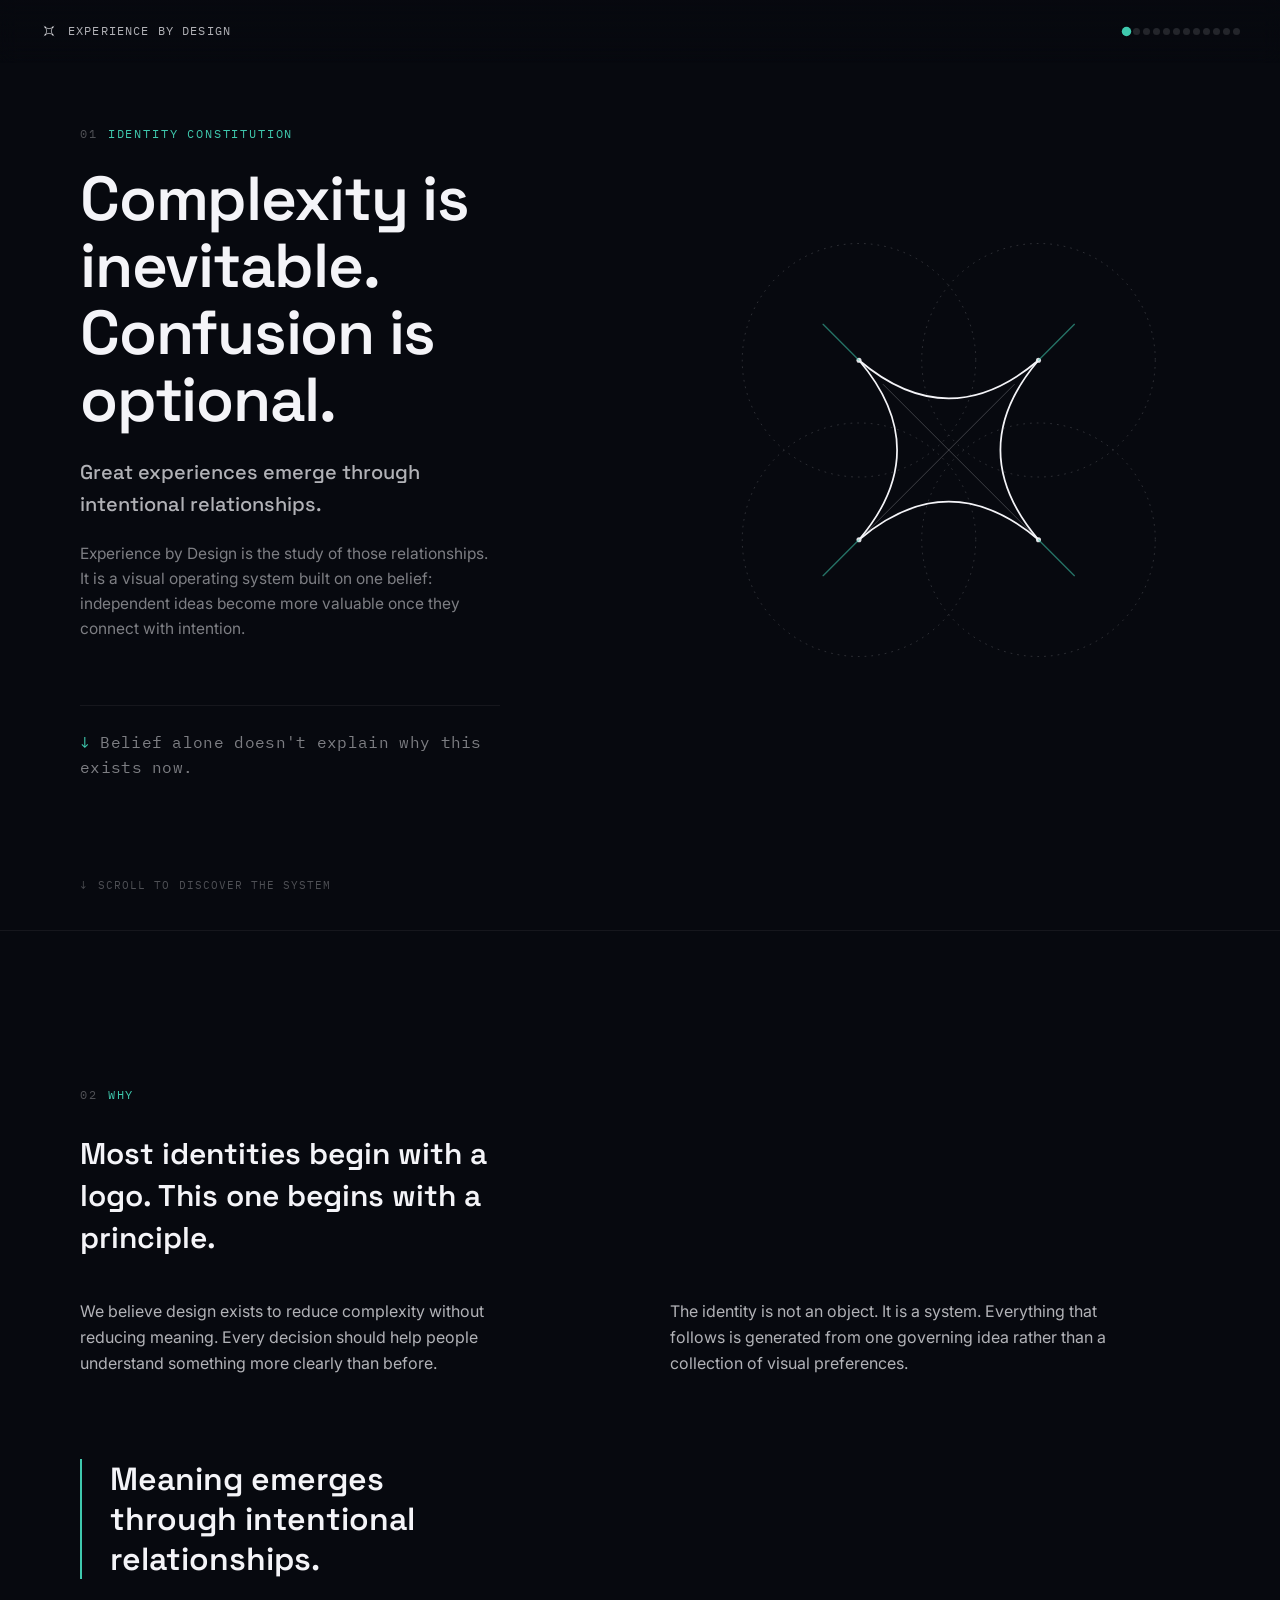
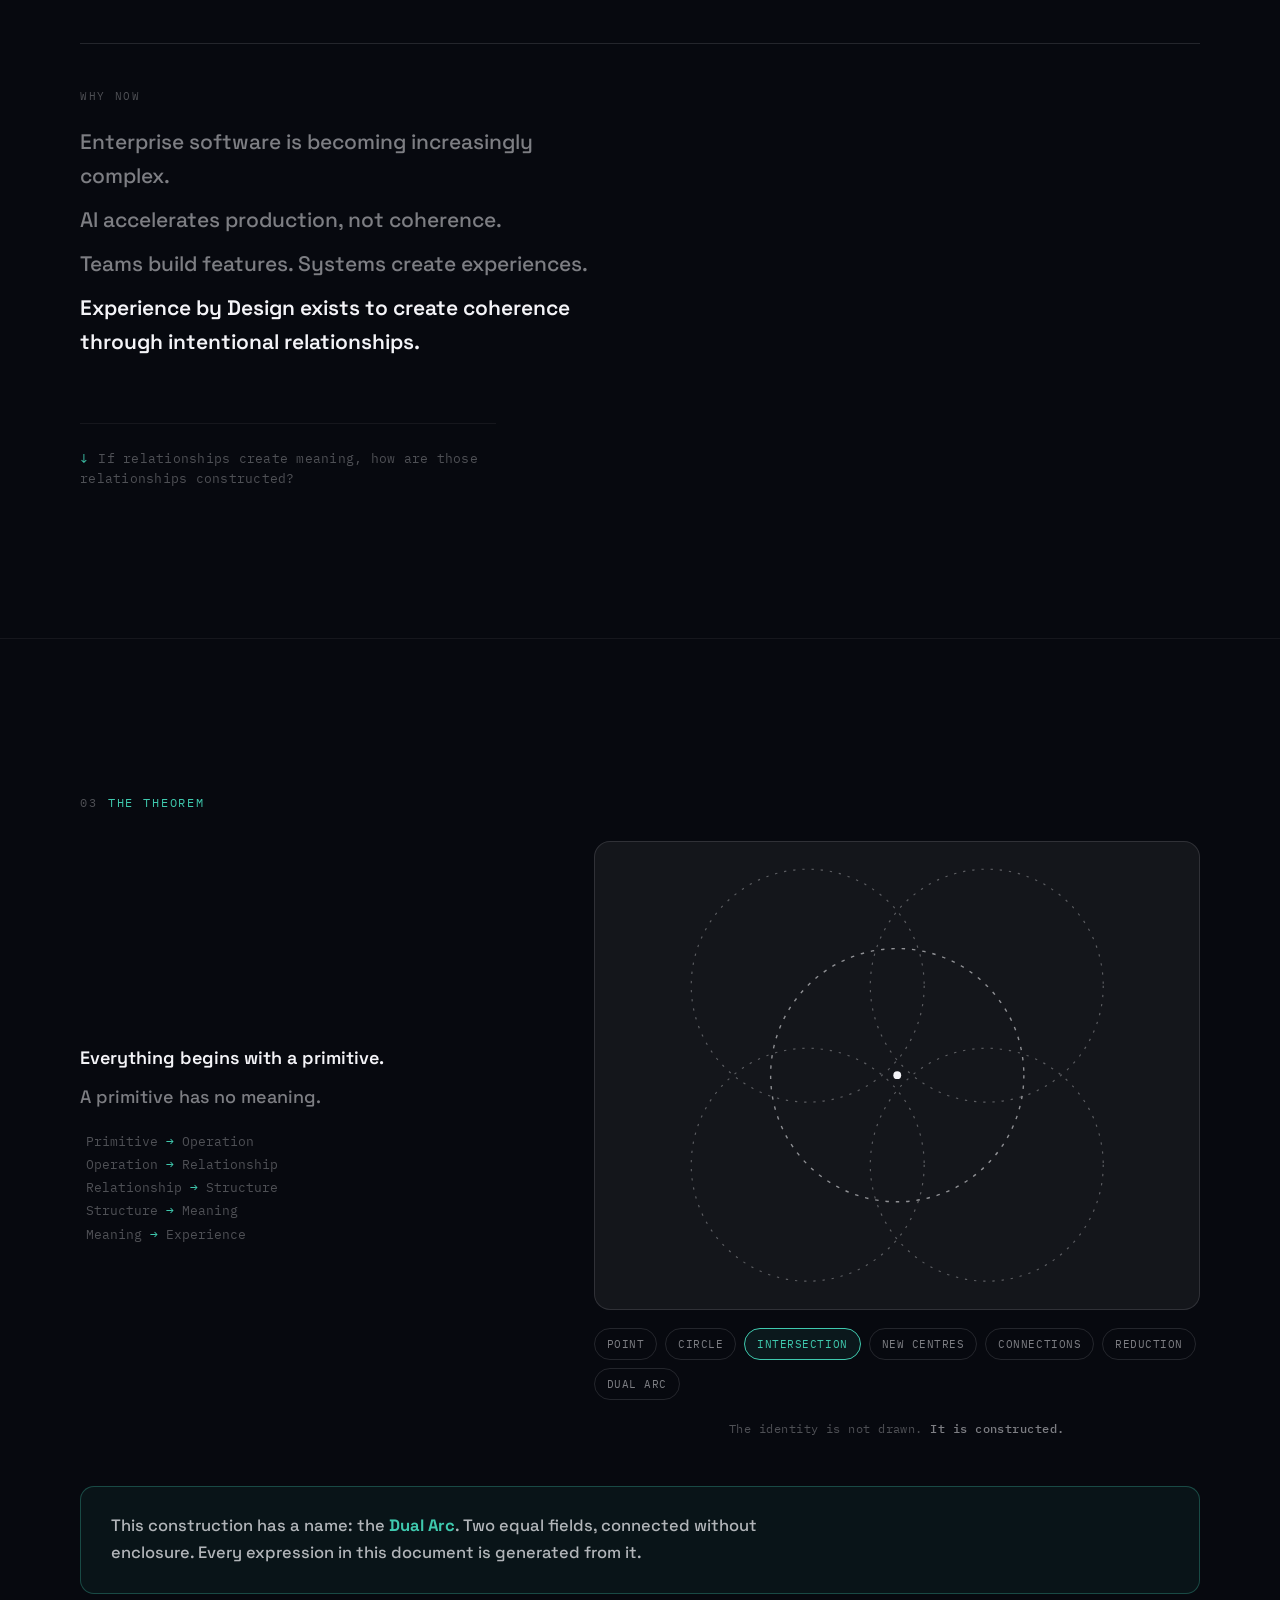
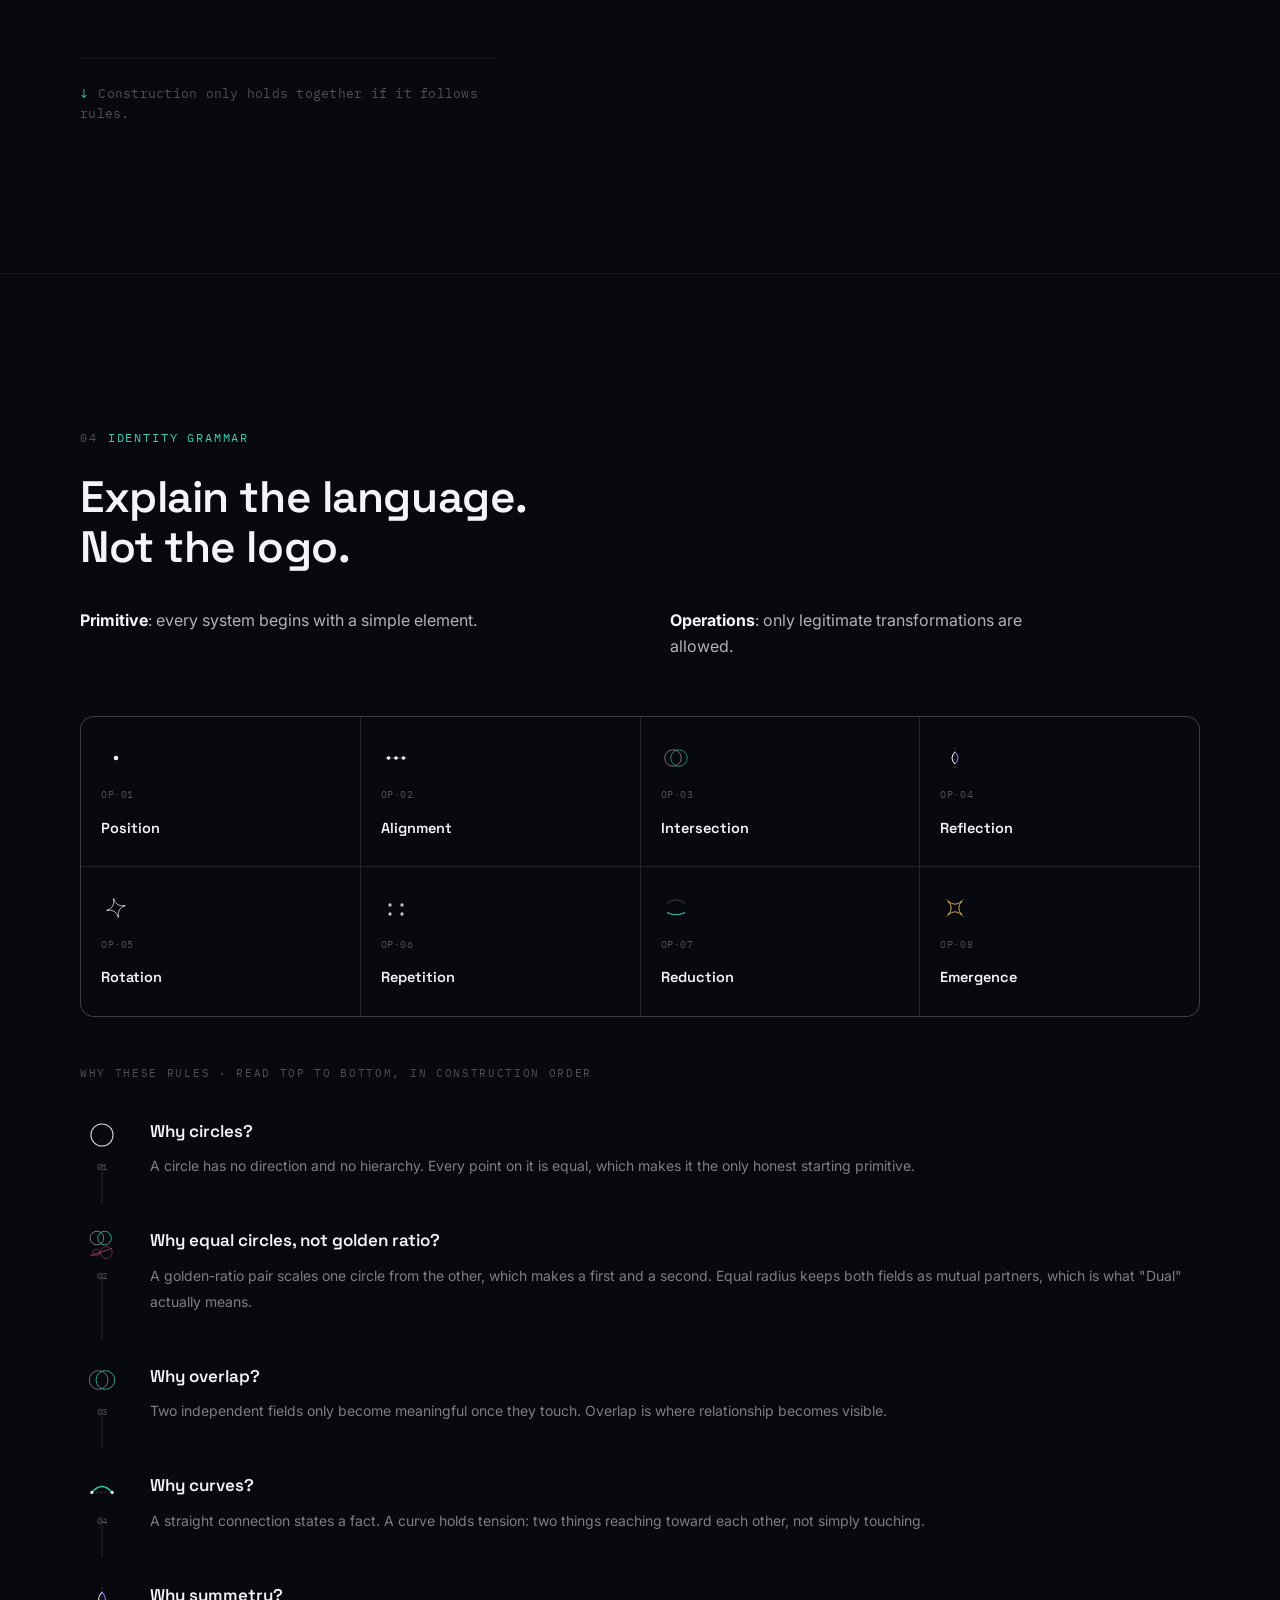
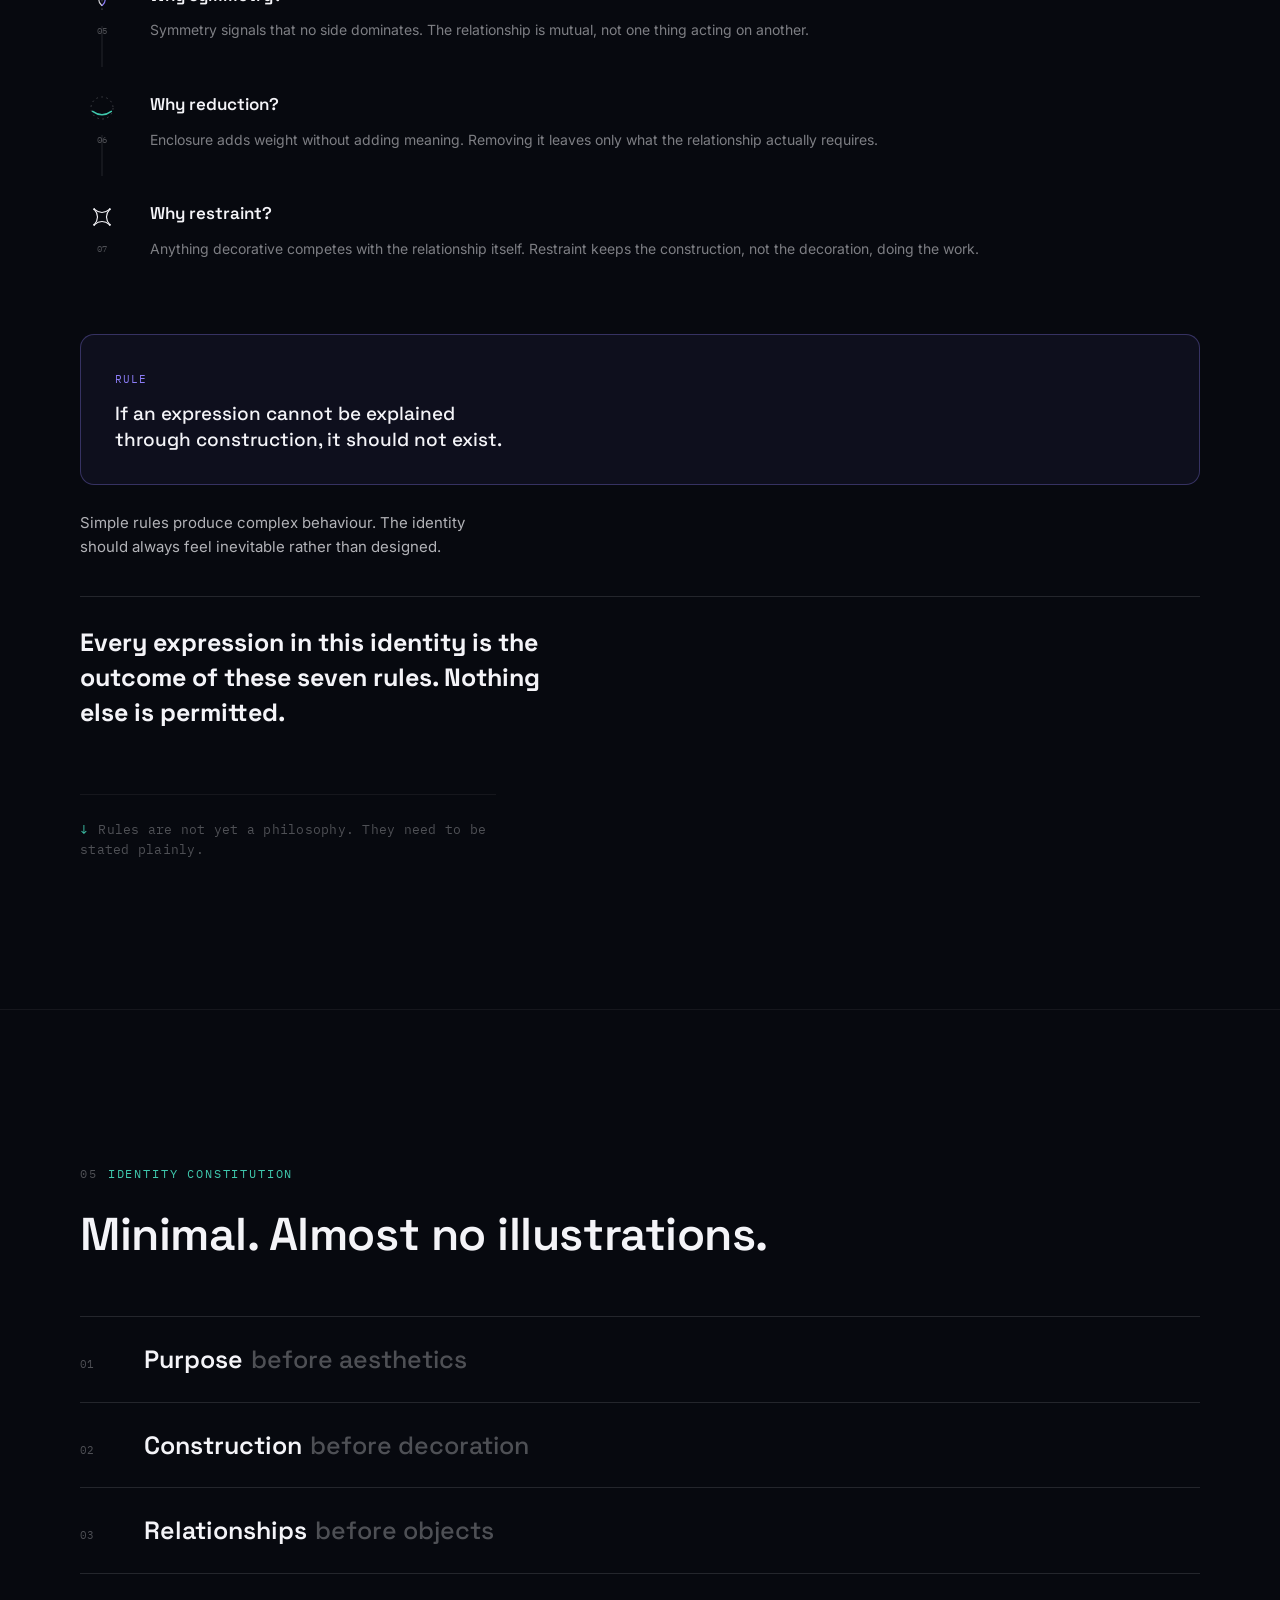
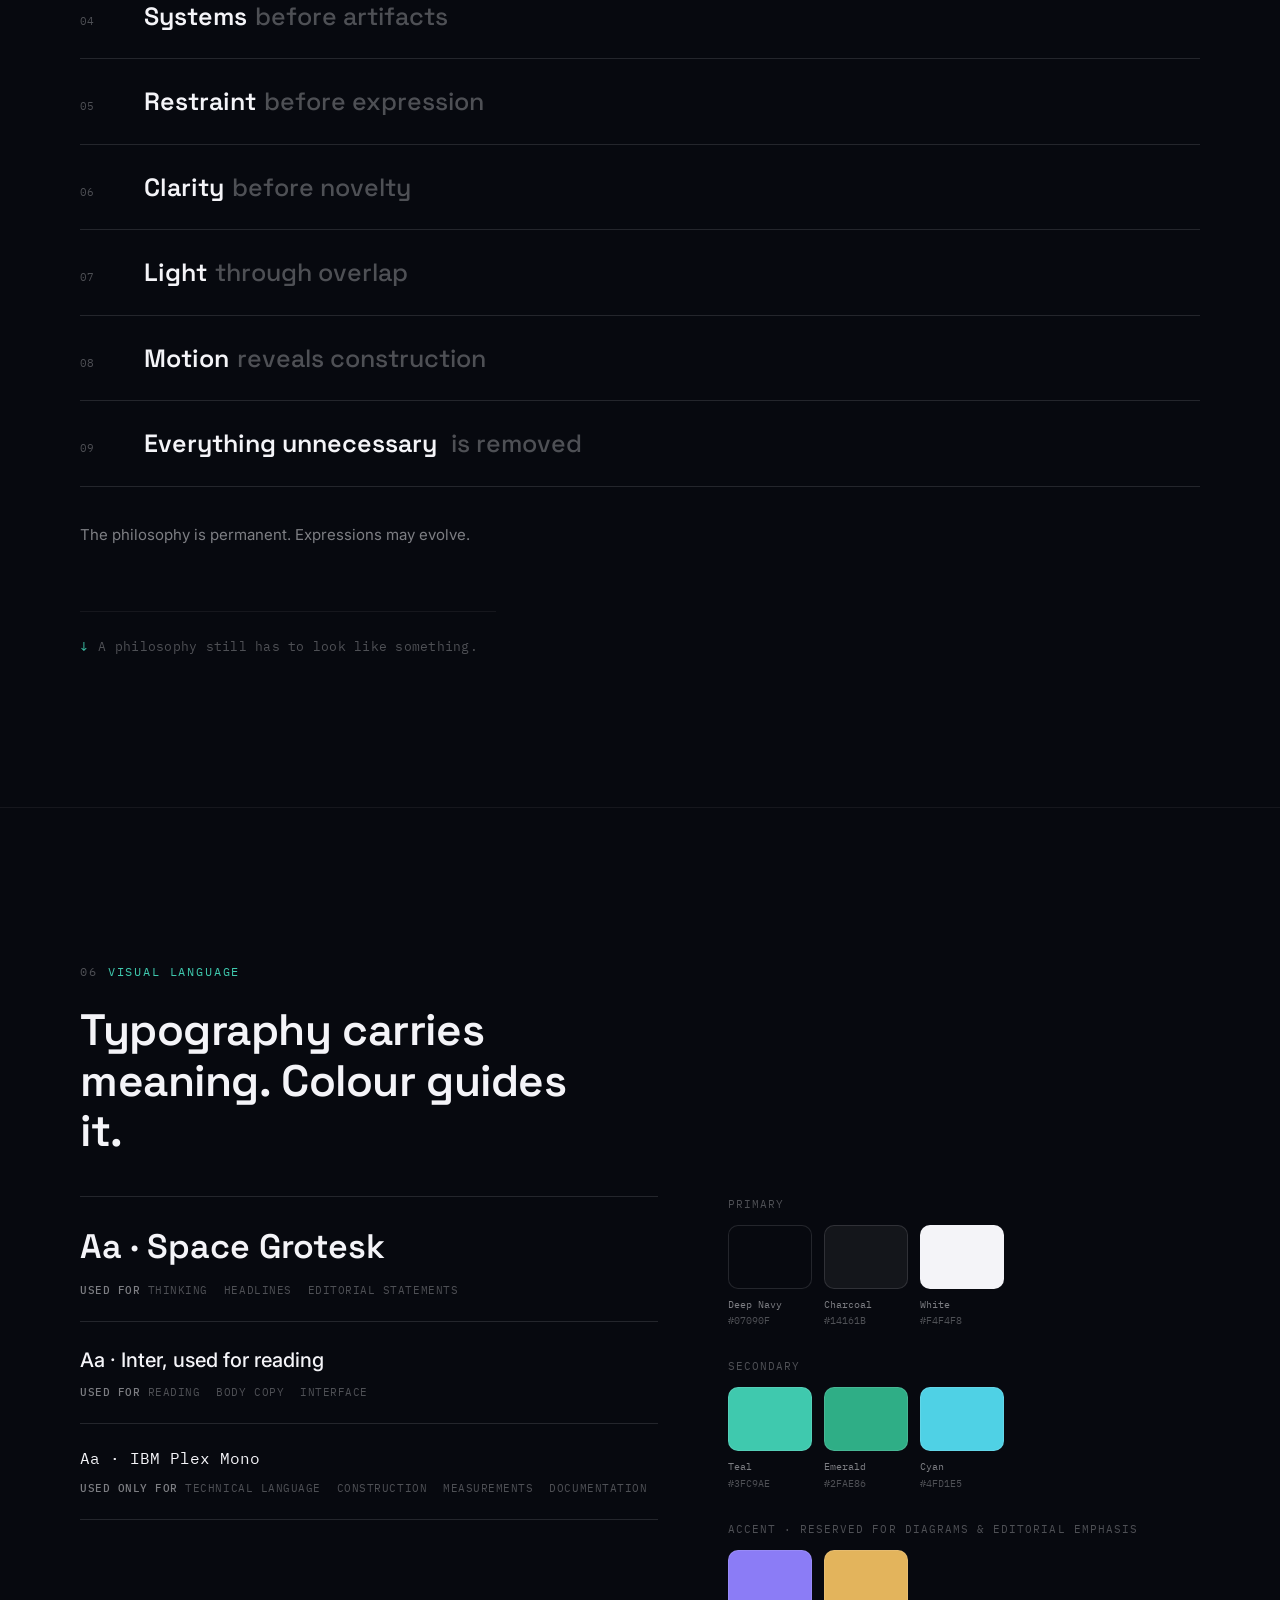
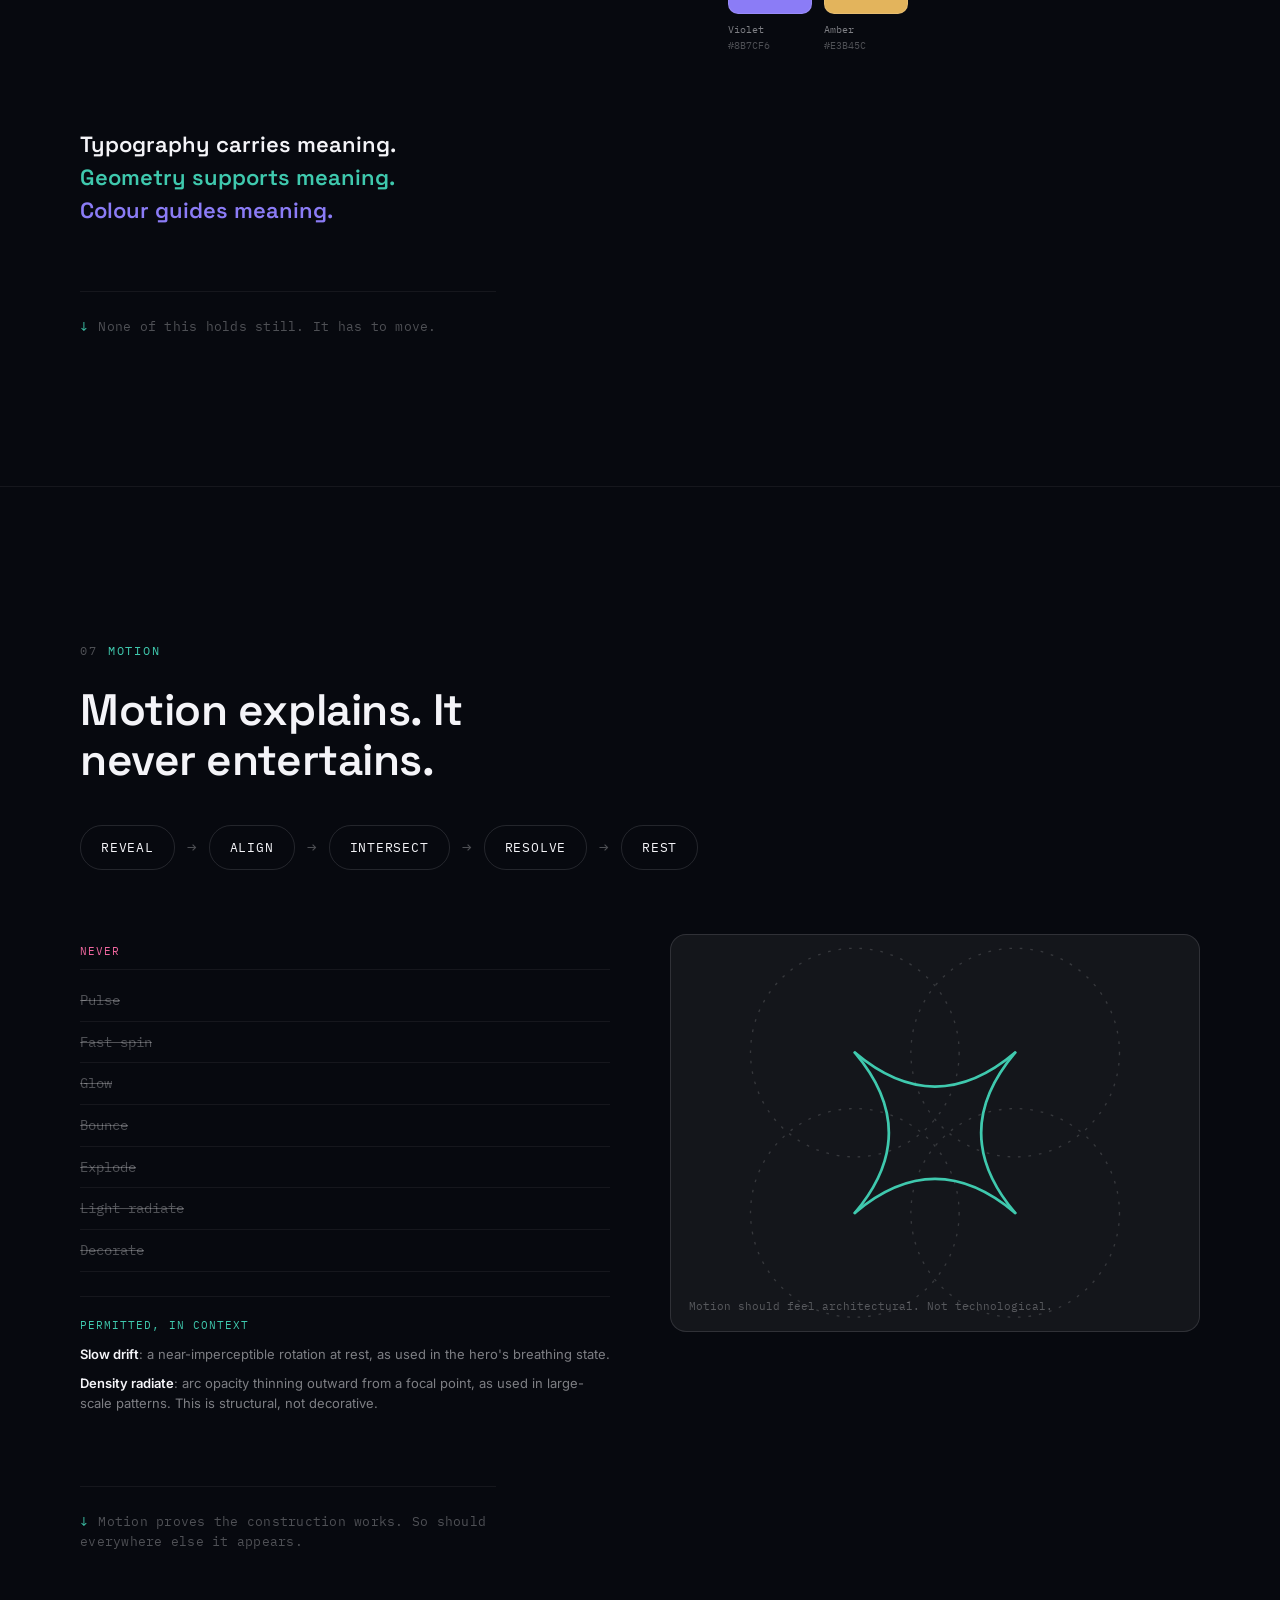
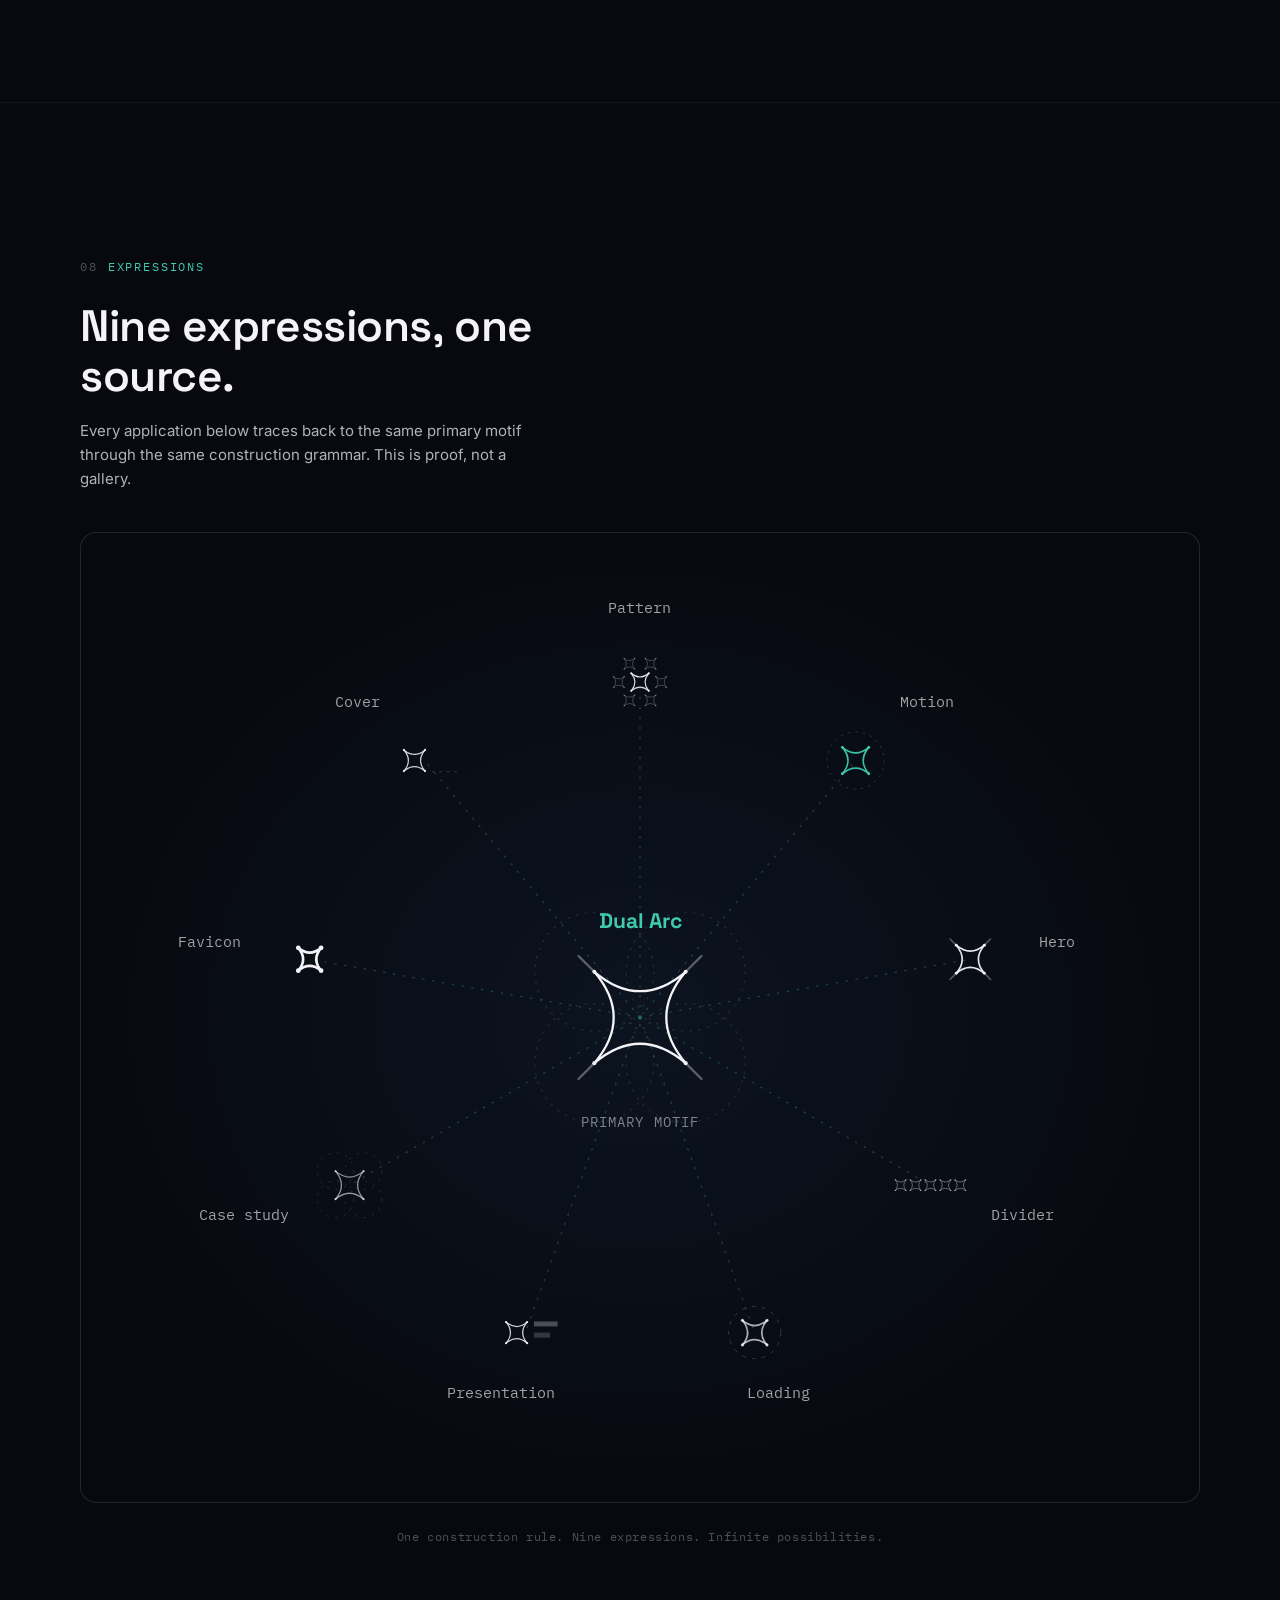
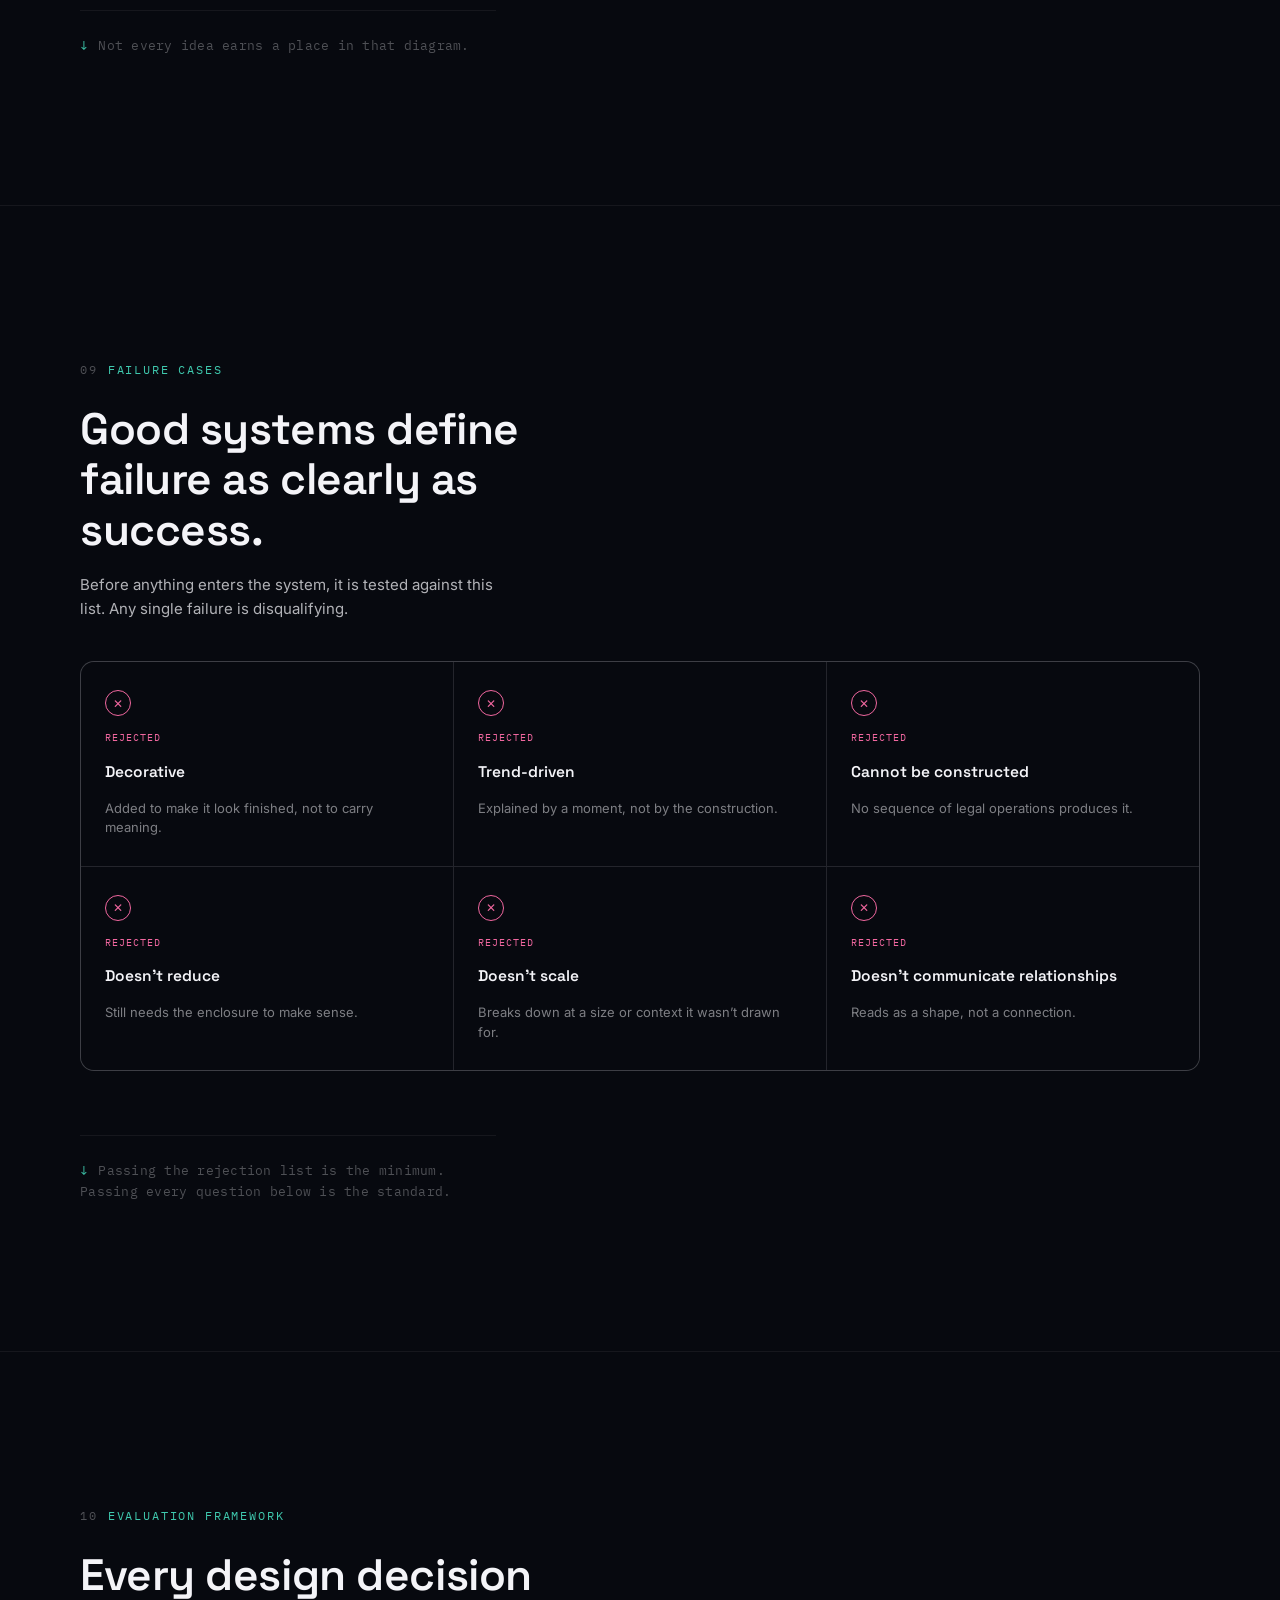
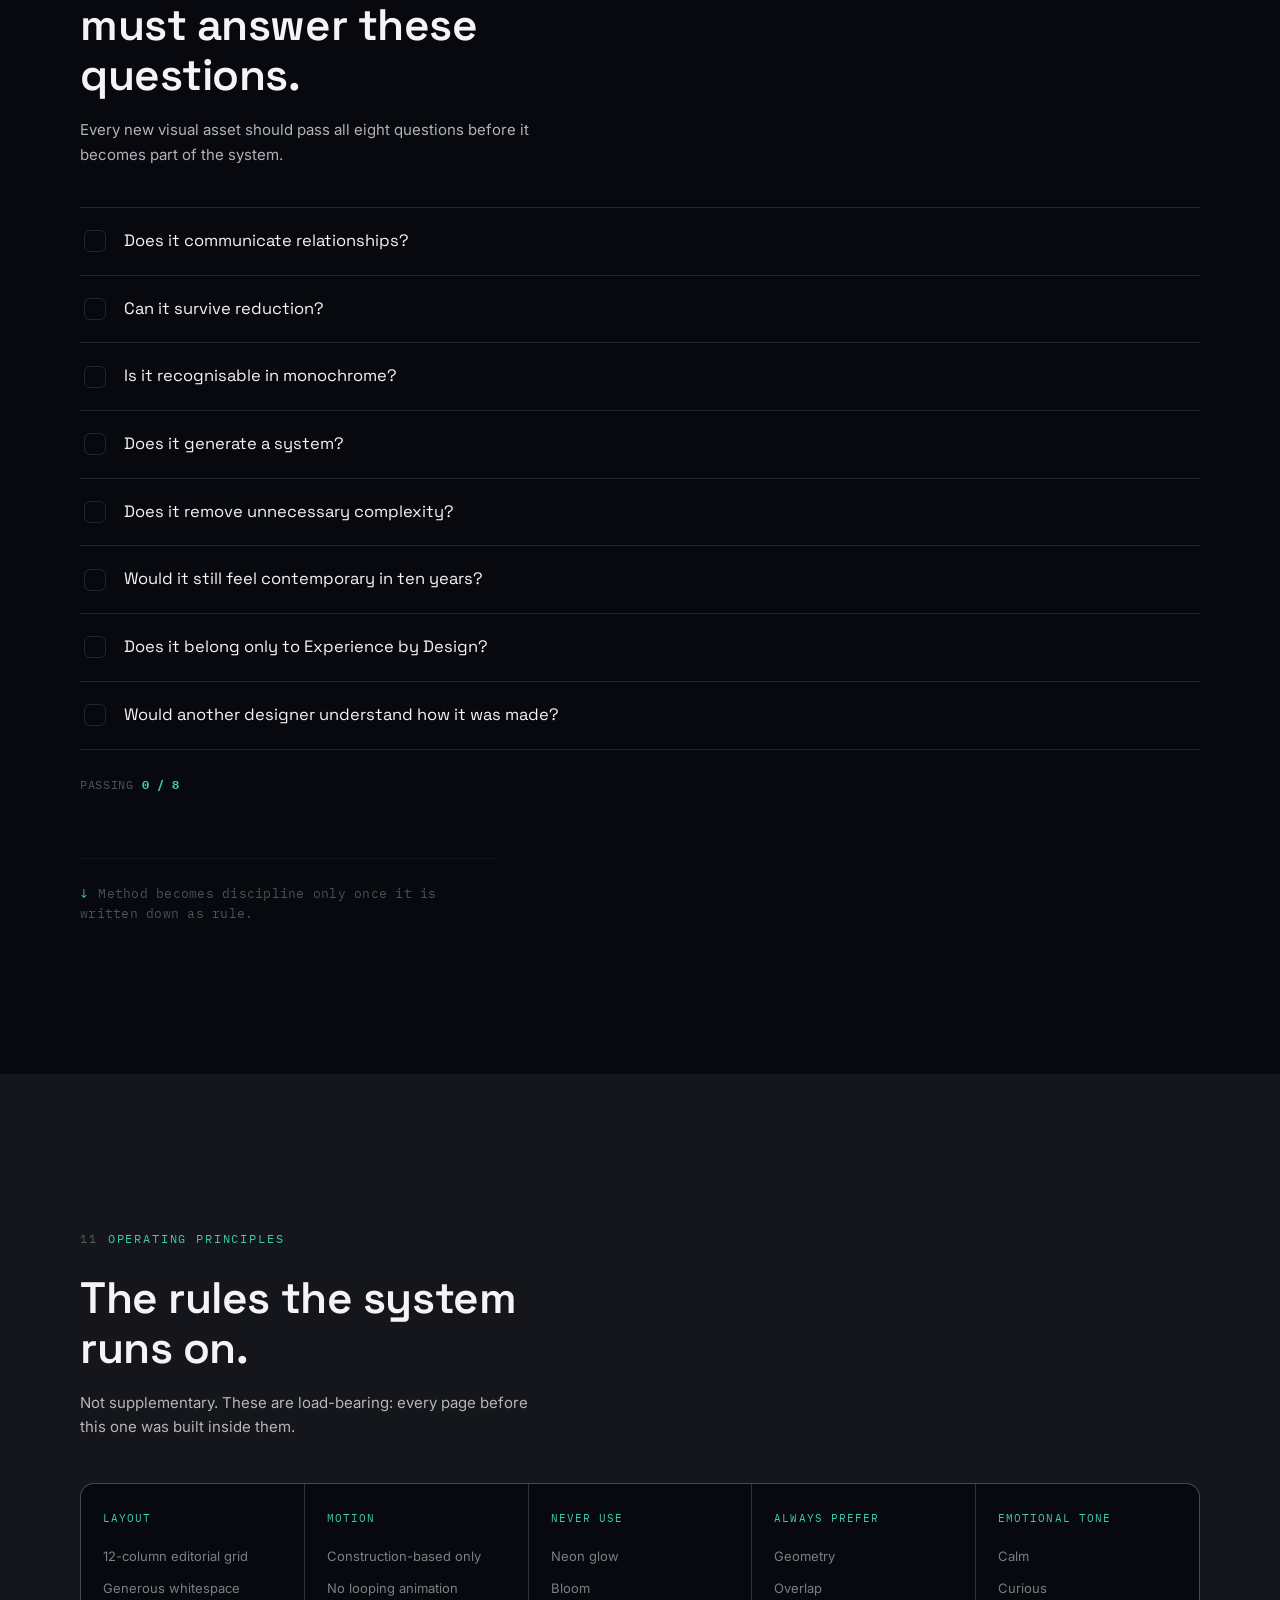
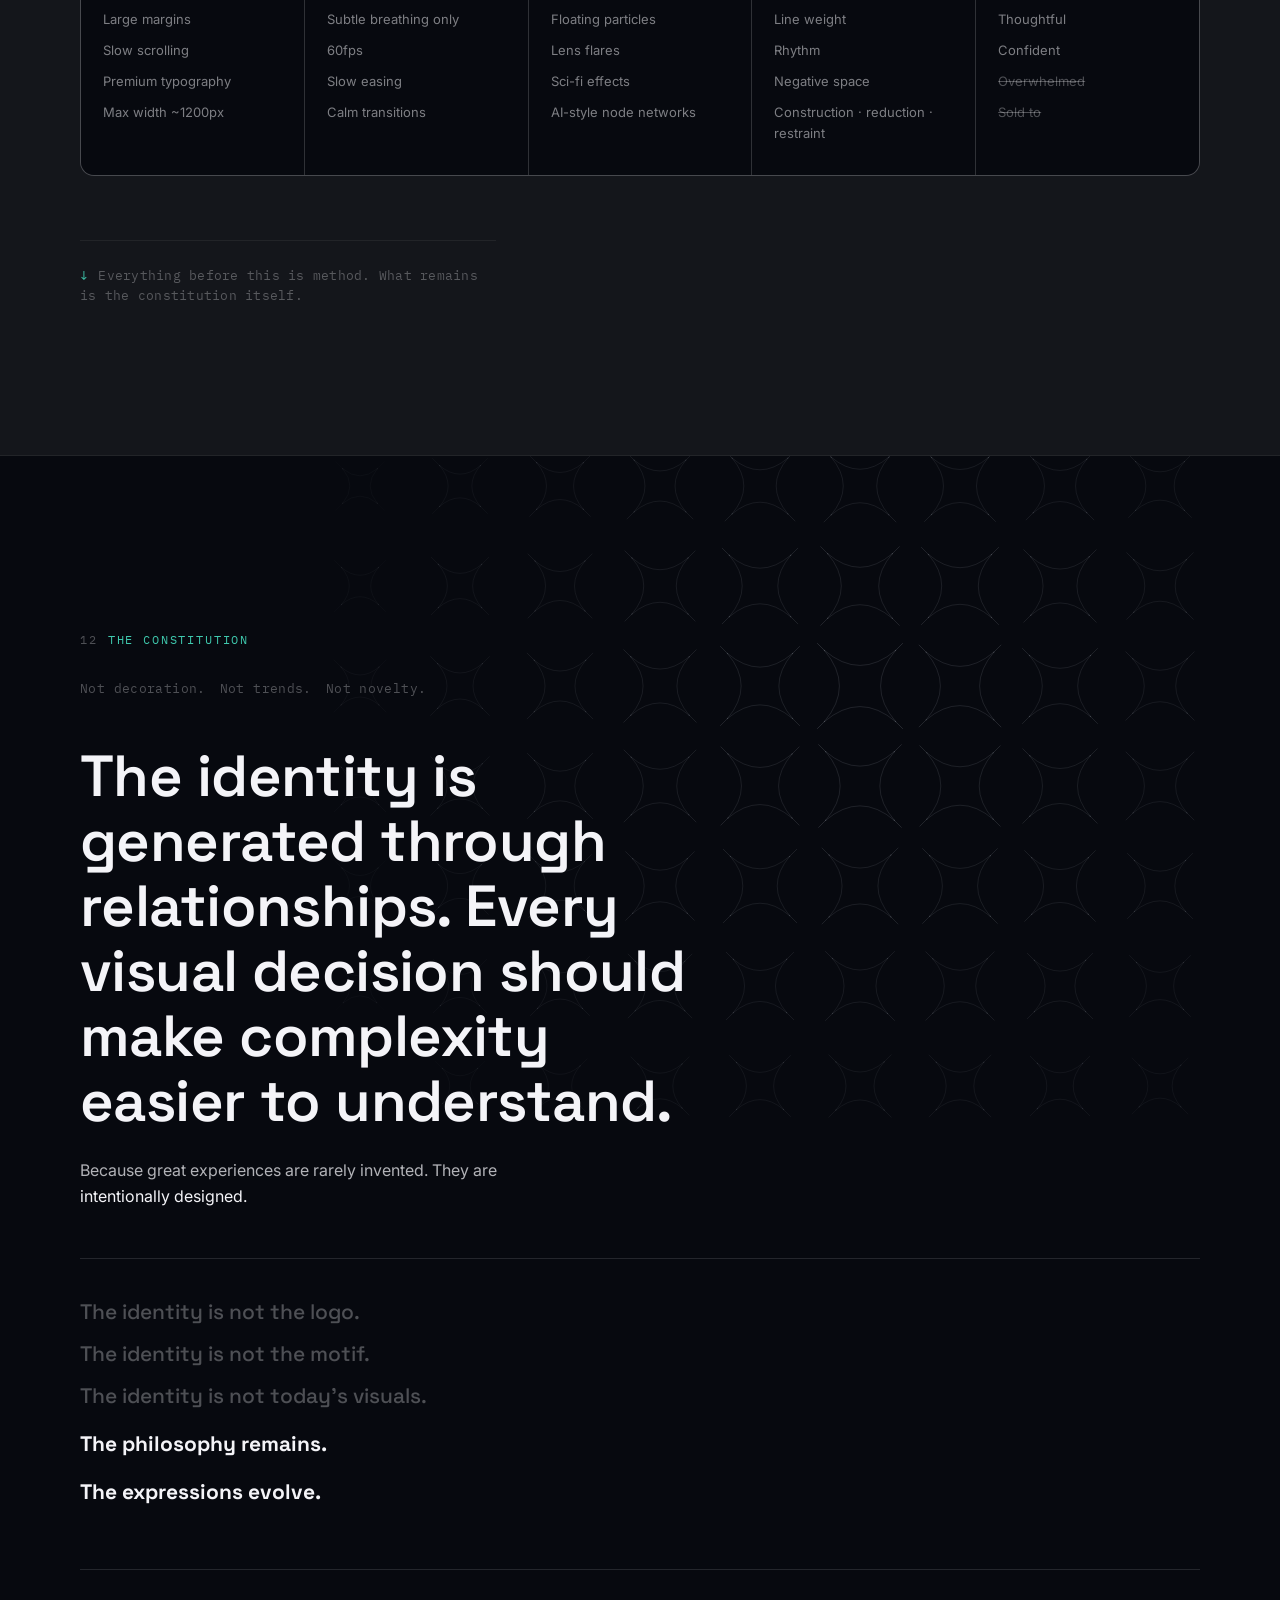
<file: brand.html>
<!DOCTYPE html>
<html lang="en">
<head>
<meta charset="UTF-8">
<meta name="viewport" content="width=device-width, initial-scale=1.0">
<title>Experience by Design · Identity Constitution</title>
<!-- internal doc version: v2.0 — not displayed publicly -->
<link rel="preconnect" href="https://fonts.googleapis.com">
<link rel="preconnect" href="https://fonts.gstatic.com" crossorigin>
<link href="https://fonts.googleapis.com/css2?family=Space+Grotesk:wght@500;600;700&family=Inter:wght@400;500;600&family=IBM+Plex+Mono:wght@400;500&display=swap" rel="stylesheet">
<style>
  :root{
    --navy:#07090F; --charcoal:#14161B; --white:#F4F4F8;
    --teal:#3FC9AE; --emerald:#2FAE86; --cyan:#4FD1E5;
    --violet:#8B7CF6; --amber:#E3B45C; --rose:#F0679F;
    --ink:#F4F4F8; --ink-mid:rgba(244,244,248,.72); --ink-dim:rgba(244,244,248,.50); --ink-faint:rgba(244,244,248,.30);
    --line:rgba(244,244,248,.12); --line-soft:rgba(244,244,248,.06);
    --maxw:1200px;
    --ease:cubic-bezier(.22,.61,.36,1);
  }
  *{box-sizing:border-box;margin:0;padding:0;}
  html{scroll-behavior:smooth;background:var(--navy);}
  body{background:var(--navy);color:var(--ink-mid);font-family:'Inter',sans-serif;line-height:1.62;-webkit-font-smoothing:antialiased;overflow-x:hidden;}
  h1,h2,h3,h4{font-family:'Space Grotesk',sans-serif;color:var(--ink);font-weight:600;letter-spacing:-.01em;}
  .mono{font-family:'IBM Plex Mono',monospace;}
  .wrap{max-width:var(--maxw);margin:0 auto;padding:0 40px;}
  a{color:inherit;}
  ::selection{background:var(--violet);color:var(--navy);}

  /* ---------- reveal-on-scroll ---------- */
  .rv{opacity:0;transform:translateY(22px);transition:opacity .9s var(--ease),transform .9s var(--ease);}
  .rv.in{opacity:1;transform:translateY(0);}
  .rv2{transition-delay:.12s;} .rv3{transition-delay:.24s;} .rv4{transition-delay:.36s;} .rv5{transition-delay:.48s;}
  @media (prefers-reduced-motion:reduce){ .rv{opacity:1!important;transform:none!important;transition:none!important;} html{scroll-behavior:auto;} }

  /* ---------- nav ---------- */
  .sysnav{position:fixed;top:0;left:0;right:0;z-index:50;display:flex;align-items:center;justify-content:space-between;
    padding:22px 40px;backdrop-filter:blur(10px);background:linear-gradient(180deg,rgba(7,9,15,.86),rgba(7,9,15,0));}
  .sysnav .brand{display:flex;align-items:center;gap:10px;font-family:'IBM Plex Mono',monospace;font-size:11.5px;letter-spacing:.1em;text-transform:uppercase;color:var(--ink-mid);}
  .sysnav .brand svg{width:18px;height:18px;flex:0 0 auto;}
  .sysnav .idx{display:flex;gap:3px;}
  .sysnav .idx button{width:7px;height:7px;border-radius:50%;border:none;background:var(--line);cursor:pointer;padding:0;transition:background .3s,transform .3s;}
  .sysnav .idx button.on{background:var(--teal);transform:scale(1.35);}
  @media (max-width:760px){ .sysnav .idx{display:none;} .sysnav{padding:18px 22px;} }

  /* ---------- section scaffold ---------- */
  section{position:relative;padding:150px 0;border-bottom:1px solid var(--line-soft);}
  section:last-of-type{border-bottom:none;}
  .eyebrow{font-family:'IBM Plex Mono',monospace;font-size:11.5px;letter-spacing:.16em;text-transform:uppercase;color:var(--teal);display:inline-flex;align-items:center;gap:10px;}
  .eyebrow .n{color:var(--ink-faint);}
  .kicker{margin-top:22px;font-size:clamp(28px,3.6vw,44px);line-height:1.14;max-width:18ch;}
  @media (max-width:760px){ section{padding:100px 0;} .wrap{padding:0 24px;} }

  .bridge{margin-top:64px;padding-top:24px;border-top:1px solid var(--line-soft);font-family:'IBM Plex Mono',monospace;font-size:12.5px;color:var(--ink-faint);letter-spacing:.02em;max-width:52ch;}
  .bridge .arr{color:var(--teal);margin-right:10px;}

  /* =======================================================================
     PAGE 01 — HERO
  ======================================================================= */
  .hero{min-height:100svh;display:flex;flex-direction:column;justify-content:center;padding-top:120px;border-bottom:1px solid var(--line-soft);}
  .hero-grid{display:grid;grid-template-columns:1.05fr .95fr;gap:60px;align-items:center;}
  @media (max-width:900px){ .hero-grid{grid-template-columns:1fr;} .hero-stage{order:-1;height:280px;} }
  .hero h1{font-size:clamp(36px,5.2vw,62px);line-height:1.08;letter-spacing:-.02em;margin:20px 0 22px;max-width:18ch;}
  .hero .sub{font-family:'Space Grotesk',sans-serif;font-weight:500;font-size:clamp(17px,1.7vw,20px);color:var(--ink-mid);max-width:34ch;margin-bottom:20px;}
  .hero p{font-size:15.5px;color:var(--ink-dim);max-width:42ch;}
  .hero-stage{position:relative;height:440px;}
  .hero-stage svg{width:100%;height:100%;}
  .scroll-note{position:absolute;left:40px;bottom:36px;display:flex;align-items:center;gap:10px;font-family:'IBM Plex Mono',monospace;font-size:10.5px;letter-spacing:.1em;text-transform:uppercase;color:var(--ink-faint);}
  .scroll-note .chev{display:inline-block;animation:chevbob 2.4s ease-in-out infinite;}
  @keyframes chevbob{0%,100%{transform:translateY(0);opacity:.5;}50%{transform:translateY(5px);opacity:1;}}
  @media (max-width:760px){ .scroll-note{position:static;margin-top:56px;} }

  /* =======================================================================
     PAGE 02 — WHY
  ======================================================================= */
  .why .lede{font-size:clamp(22px,2.6vw,30px);line-height:1.4;color:var(--ink);max-width:22ch;margin:26px 0 40px;font-family:'Space Grotesk',sans-serif;font-weight:600;}
  .why .body-col{display:grid;grid-template-columns:1fr 1fr;gap:60px;}
  .why .body-col p{font-size:16px;max-width:44ch;margin-bottom:18px;}
  .pullquote{margin-top:64px;padding-left:28px;border-left:2px solid var(--teal);}
  .pullquote p{font-family:'Space Grotesk',sans-serif;font-weight:600;font-size:clamp(22px,2.8vw,32px);color:var(--ink);line-height:1.25;max-width:16ch;}
  @media (max-width:900px){ .why .body-col{grid-template-columns:1fr;} }
  .mini-label{display:block;font-family:'IBM Plex Mono',monospace;font-size:10.5px;letter-spacing:.16em;text-transform:uppercase;color:var(--ink-faint);margin-bottom:20px;}
  .why-now{margin-top:64px;padding-top:44px;border-top:1px solid var(--line);}
  .wn-line{font-family:'Space Grotesk',sans-serif;font-size:clamp(17px,2vw,21px);color:var(--ink-dim);margin-bottom:10px;font-weight:500;max-width:38ch;}
  .wn-line.strong{color:var(--ink);font-weight:600;margin-top:10px;}

  /* =======================================================================
     PAGE 03 — THE THEOREM
  ======================================================================= */
  .theorem-grid{display:grid;grid-template-columns:.86fr 1.14fr;gap:56px;align-items:center;}
  @media (max-width:900px){ .theorem-grid{grid-template-columns:1fr;} }
  .theorem-copy .line{font-family:'Space Grotesk',sans-serif;font-weight:600;font-size:18px;color:var(--ink);margin:10px 0;}
  .theorem-copy .arrow-line{color:var(--ink-faint);font-family:'IBM Plex Mono',monospace;font-size:13px;margin:2px 0 2px 6px;}
  .theorem-stage{background:var(--charcoal);border:1px solid var(--line);border-radius:16px;padding:26px;}
  .theorem-stage svg{width:100%;height:auto;display:block;}
  .theorem-steps{display:flex;flex-wrap:wrap;gap:8px;margin-top:18px;}
  .theorem-steps button{font-family:'IBM Plex Mono',monospace;font-size:10.5px;letter-spacing:.05em;text-transform:uppercase;
    background:transparent;border:1px solid var(--line);color:var(--ink-dim);padding:8px 12px;border-radius:20px;cursor:pointer;transition:all .3s;}
  .theorem-steps button.on{border-color:var(--teal);color:var(--teal);background:rgba(63,201,174,.08);}
  .theorem-caption{margin-top:20px;font-family:'IBM Plex Mono',monospace;font-size:11.5px;letter-spacing:.04em;color:var(--ink-faint);text-align:center;}
  .theorem-caption b{color:var(--ink-dim);font-weight:500;}
  .name-intro{margin-top:48px;padding:26px 30px;border:1px solid rgba(63,201,174,.3);border-radius:14px;background:rgba(63,201,174,.06);}
  .name-intro p{font-family:'Space Grotesk',sans-serif;font-weight:500;font-size:16.5px;color:var(--ink-mid);max-width:60ch;}
  .name-intro p b{color:var(--teal);font-weight:700;}

  /* =======================================================================
     PAGE 04 — IDENTITY GRAMMAR
  ======================================================================= */
  .grammar-top{display:grid;grid-template-columns:1fr 1fr;gap:60px;margin:36px 0 56px;}
  .grammar-top p{font-size:16px;max-width:40ch;}
  @media (max-width:900px){ .grammar-top{grid-template-columns:1fr;} }
  .ops-grid{display:grid;grid-template-columns:repeat(4,1fr);gap:1px;background:var(--line);border:1px solid var(--line);border-radius:14px;overflow:hidden;}
  @media (max-width:900px){ .ops-grid{grid-template-columns:repeat(2,1fr);} }
  .op-cell{background:var(--navy);padding:26px 20px;display:flex;flex-direction:column;gap:14px;align-items:flex-start;}
  .op-cell svg{width:30px;height:30px;}
  .op-cell .k{font-family:'IBM Plex Mono',monospace;font-size:9.5px;color:var(--ink-faint);letter-spacing:.06em;}
  .op-cell .t{font-family:'Space Grotesk',sans-serif;font-size:14.5px;color:var(--ink);font-weight:600;}
  .why-rules{margin:48px 0;}
  .wr-seq{margin-top:36px;}
  .wr-row{display:grid;grid-template-columns:44px 1fr;gap:26px;padding:24px 0;}
  .wr-row:first-child{padding-top:0;}
  .wr-icon-col{display:flex;flex-direction:column;align-items:center;position:relative;}
  .wr-icon-col svg{width:34px;height:34px;flex:0 0 auto;}
  .wr-icon-col .num{font-family:'IBM Plex Mono',monospace;font-size:9px;color:var(--ink-faint);margin-top:8px;}
  .wr-connector{position:absolute;top:44px;bottom:-24px;left:50%;width:1px;background:var(--line);transform:translateX(-.5px);}
  .wr-text .q{display:block;font-family:'Space Grotesk',sans-serif;font-weight:600;font-size:17px;color:var(--ink);margin-bottom:8px;}
  .wr-text .a{font-size:14px;color:var(--ink-dim);line-height:1.6;max-width:58ch;}
  .rulebox{margin-top:48px;border:1px solid rgba(139,124,246,.32);border-radius:14px;background:rgba(139,124,246,.06);padding:30px 34px;}
  .rulebox .k{font-family:'IBM Plex Mono',monospace;font-size:10.5px;letter-spacing:.1em;text-transform:uppercase;color:var(--violet);}
  .rulebox p{margin-top:10px;font-family:'Space Grotesk',sans-serif;font-weight:500;font-size:19px;color:var(--ink);max-width:34ch;line-height:1.4;}
  .governance-line{margin-top:36px;padding-top:28px;border-top:1px solid var(--line);}
  .governance-line p{font-family:'Space Grotesk',sans-serif;font-weight:700;font-size:clamp(19px,2.2vw,25px);color:var(--ink);max-width:32ch;line-height:1.4;}

  /* =======================================================================
     PAGE 05 — CONSTITUTION POSTER
  ======================================================================= */
  .poster{text-align:left;}
  .poster h2.kicker{max-width:none;font-size:clamp(30px,4vw,46px);margin-bottom:8px;}
  .poster-list{margin-top:56px;display:grid;grid-template-columns:1fr;gap:0;border-top:1px solid var(--line);}
  .poster-row{display:grid;grid-template-columns:44px 1fr;gap:20px;padding:22px 0;border-bottom:1px solid var(--line);align-items:baseline;}
  .poster-row .i{font-family:'IBM Plex Mono',monospace;font-size:11px;color:var(--ink-faint);}
  .poster-row .a{font-family:'Space Grotesk',sans-serif;font-weight:600;font-size:clamp(19px,2.1vw,25px);color:var(--ink);}
  .poster-row .a em{font-style:normal;color:var(--ink-faint);font-weight:500;padding:0 8px;}
  .poster-foot{margin-top:36px;font-size:15px;color:var(--ink-dim);max-width:46ch;}

  /* =======================================================================
     PAGE 06 — VISUAL LANGUAGE
  ======================================================================= */
  .vl-split{display:grid;grid-template-columns:1.1fr .9fr;gap:70px;margin-top:40px;}
  @media (max-width:900px){ .vl-split{grid-template-columns:1fr;gap:52px;} }
  .type-row{padding:22px 0;border-top:1px solid var(--line);}
  .type-row:last-child{border-bottom:1px solid var(--line);}
  .type-row .sample{font-size:34px;color:var(--ink);margin-bottom:8px;}
  .type-row.sg .sample{font-family:'Space Grotesk',sans-serif;font-weight:600;}
  .type-row.in .sample{font-family:'Inter',sans-serif;font-weight:500;font-size:20px;}
  .type-row.mo .sample{font-family:'IBM Plex Mono',monospace;font-weight:400;font-size:16px;}
  .type-row .meta{display:flex;gap:16px;font-family:'IBM Plex Mono',monospace;font-size:10.5px;color:var(--ink-faint);text-transform:uppercase;letter-spacing:.05em;}
  .type-row .meta b{color:var(--ink-dim);font-weight:500;}
  .swatch-group{margin-bottom:30px;}
  .swatch-group .lab{font-family:'IBM Plex Mono',monospace;font-size:10.5px;letter-spacing:.1em;text-transform:uppercase;color:var(--ink-faint);margin-bottom:12px;display:block;}
  .swatches{display:flex;gap:12px;flex-wrap:wrap;}
  .swatch{width:84px;}
  .swatch .chip{height:64px;border-radius:10px;border:1px solid var(--line);}
  .swatch .name{margin-top:8px;font-family:'IBM Plex Mono',monospace;font-size:10px;color:var(--ink-dim);}
  .swatch .hex{font-family:'IBM Plex Mono',monospace;font-size:9.5px;color:var(--ink-faint);}
  .principle-line{margin-top:44px;font-family:'Space Grotesk',sans-serif;font-weight:600;font-size:clamp(18px,2vw,22px);color:var(--ink);line-height:1.5;}
  .principle-line span{display:block;}
  .principle-line span:nth-child(2){color:var(--teal);}
  .principle-line span:nth-child(3){color:var(--violet);}

  /* =======================================================================
     PAGE 07 — MOTION
  ======================================================================= */
  .motion-seq{display:flex;align-items:center;flex-wrap:wrap;gap:0;margin:40px 0 8px;}
  .motion-step{font-family:'IBM Plex Mono',monospace;font-size:13px;letter-spacing:.06em;text-transform:uppercase;color:var(--ink);
    border:1px solid var(--line);border-radius:22px;padding:11px 20px;}
  .motion-arrow{margin:0 12px;color:var(--ink-faint);font-family:'IBM Plex Mono',monospace;}
  .motion-lower{display:grid;grid-template-columns:1fr 1fr;gap:60px;margin-top:64px;align-items:start;}
  @media (max-width:900px){ .motion-lower{grid-template-columns:1fr;} }
  .never-list{list-style:none;}
  .never-list li{font-family:'IBM Plex Mono',monospace;font-size:14px;color:var(--ink-faint);text-decoration:line-through;padding:9px 0;border-bottom:1px solid var(--line-soft);}
  .never-list .lab{text-decoration:none;color:var(--rose);font-size:10.5px;letter-spacing:.1em;text-transform:uppercase;display:block;margin-bottom:10px;}
  .permit-note{margin-top:24px;padding-top:20px;border-top:1px solid var(--line-soft);}
  .permit-note .lab-ok{display:block;font-family:'IBM Plex Mono',monospace;font-size:10.5px;letter-spacing:.1em;text-transform:uppercase;color:var(--teal);margin-bottom:10px;}
  .permit-note p{font-size:13px;color:var(--ink-dim);line-height:1.6;margin-bottom:8px;}
  .permit-note p b{color:var(--ink);font-weight:600;}
  .motion-stage{background:var(--charcoal);border:1px solid var(--line);border-radius:16px;aspect-ratio:4/3;position:relative;overflow:hidden;}
  .motion-stage svg{position:absolute;inset:0;width:100%;height:100%;}
  .motion-cap{position:absolute;left:18px;bottom:16px;font-family:'IBM Plex Mono',monospace;font-size:10.5px;color:var(--ink-faint);}

  /* =======================================================================
     PAGE 08 — EXPRESSIONS
  ======================================================================= */
  .expr-diagram{margin-top:40px;border:1px solid var(--line);border-radius:16px;background:radial-gradient(ellipse at center,#0c1420 0%,#07090F 72%);}
  .expr-diagram svg{width:100%;height:auto;display:block;}
  .expr-caption{margin-top:24px;text-align:center;font-family:'IBM Plex Mono',monospace;font-size:12px;letter-spacing:.05em;color:var(--ink-faint);}

  /* =======================================================================
     PAGE 09 — FAILURE CASES
  ======================================================================= */
  .fail-grid{display:grid;grid-template-columns:repeat(3,1fr);gap:1px;background:var(--line);border:1px solid var(--line);border-radius:14px;overflow:hidden;margin-top:40px;}
  @media (max-width:900px){ .fail-grid{grid-template-columns:repeat(2,1fr);} }
  @media (max-width:560px){ .fail-grid{grid-template-columns:1fr;} }
  .fail-cell{background:var(--navy);padding:28px 24px;display:flex;flex-direction:column;gap:14px;}
  .fail-cell .x{width:26px;height:26px;border-radius:50%;border:1.5px solid var(--rose);display:flex;align-items:center;justify-content:center;color:var(--rose);font-family:'IBM Plex Mono',monospace;font-size:12px;flex:0 0 auto;}
  .fail-cell .lab{font-family:'IBM Plex Mono',monospace;font-size:9.5px;letter-spacing:.1em;text-transform:uppercase;color:var(--rose);}
  .fail-cell .t{font-family:'Space Grotesk',sans-serif;font-weight:600;font-size:15.5px;color:var(--ink);}
  .fail-cell .r{font-size:13px;color:var(--ink-dim);line-height:1.5;}

  /* =======================================================================
     PAGE 10 — EVALUATION
  ======================================================================= */
  .checklist{margin-top:40px;border-top:1px solid var(--line);}
  .chk-row{display:flex;align-items:center;gap:18px;padding:20px 4px;border-bottom:1px solid var(--line);cursor:pointer;user-select:none;}
  .chk-row .box{flex:0 0 auto;width:22px;height:22px;border-radius:6px;border:1.5px solid var(--line);display:flex;align-items:center;justify-content:center;transition:all .25s;}
  .chk-row .box svg{width:12px;height:12px;opacity:0;transition:opacity .2s;}
  .chk-row.yes .box{border-color:var(--teal);background:rgba(63,201,174,.12);}
  .chk-row.yes .box svg{opacity:1;}
  .chk-row .q{font-family:'Space Grotesk',sans-serif;font-size:16.5px;color:var(--ink);}
  .chk-row.yes .q{color:var(--ink-dim);}
  .chk-foot{margin-top:26px;display:flex;justify-content:space-between;align-items:center;flex-wrap:wrap;gap:14px;}
  .chk-foot .status{font-family:'IBM Plex Mono',monospace;font-size:11.5px;letter-spacing:.06em;text-transform:uppercase;color:var(--ink-faint);}
  .chk-foot .status b{color:var(--teal);}
  .chk-foot .refine{font-family:'IBM Plex Mono',monospace;font-size:11.5px;color:var(--amber);letter-spacing:.04em;}

  /* =======================================================================
     PAGE 10 — CLOSING CONSTITUTION
  ======================================================================= */
  .closing{padding:170px 0 130px;text-align:left;position:relative;overflow:hidden;}
  .closing-field{position:absolute;inset:0;z-index:0;opacity:.55;}
  .closing .inner{position:relative;z-index:1;}
  .closing .not-list{font-family:'IBM Plex Mono',monospace;font-size:12.5px;color:var(--ink-faint);letter-spacing:.03em;margin:26px 0 46px;}
  .closing .not-list span{margin-right:14px;}
  .closing h2{font-size:clamp(34px,5vw,58px);line-height:1.12;max-width:17ch;}
  .closing h2 em{font-style:normal;color:var(--ink-faint);}
  .closing .final{margin-top:60px;display:flex;align-items:flex-end;justify-content:space-between;flex-wrap:wrap;gap:24px;border-top:1px solid var(--line);padding-top:30px;}
  .closing .final .mark{font-family:'Space Grotesk',sans-serif;font-weight:700;font-size:18px;color:var(--ink);}
  .closing .final .ver{font-family:'IBM Plex Mono',monospace;font-size:11.5px;color:var(--ink-faint);}
  .permanence{margin-top:48px;padding-top:36px;border-top:1px solid var(--line);}
  .pm{font-family:'Space Grotesk',sans-serif;font-weight:500;font-size:clamp(17px,2vw,21px);color:var(--ink-faint);margin-bottom:8px;}
  .pm.strong{color:var(--ink);font-weight:700;margin-top:14px;}

  /* =======================================================================
     GLOBAL RULES APPENDIX
  ======================================================================= */
  .appendix{background:var(--charcoal);}
  .gr-grid{display:grid;grid-template-columns:repeat(5,1fr);gap:1px;background:var(--line);border:1px solid var(--line);border-radius:14px;overflow:hidden;margin-top:44px;}
  @media (max-width:1000px){ .gr-grid{grid-template-columns:repeat(2,1fr);} }
  @media (max-width:560px){ .gr-grid{grid-template-columns:1fr;} }
  .gr-cell{background:var(--navy);padding:26px 22px;}
  .gr-cell .h{font-family:'IBM Plex Mono',monospace;font-size:10.5px;letter-spacing:.1em;text-transform:uppercase;color:var(--teal);margin-bottom:14px;}
  .gr-cell ul{list-style:none;}
  .gr-cell li{font-size:13px;color:var(--ink-dim);padding:5px 0;}

  footer.end{padding:70px 0;text-align:center;}
  footer.end p{font-family:'IBM Plex Mono',monospace;font-size:11px;color:var(--ink-faint);letter-spacing:.05em;}
</style>
</head>
<body>

<nav class="sysnav">
  <span class="brand"><svg viewBox="0 0 40 40" id="navMark"></svg>Experience by Design</span>
  <div class="idx" id="navIdx"></div>
</nav>

<!-- ============ PAGE 01 · HERO ============ -->
<section class="hero" id="s01">
  <div class="wrap hero-grid">
    <div>
      <span class="eyebrow"><span class="n">01</span> Identity Constitution</span>
      <h1>Complexity is inevitable.<br>Confusion is optional.</h1>
      <p class="sub">Great experiences emerge through intentional relationships.</p>
      <p>Experience by Design is the study of those relationships. It is a visual operating system built on one belief: independent ideas become more valuable once they connect with intention.</p>
      <p class="bridge"><span class="arr">↓</span>Belief alone doesn't explain why this exists now.</p>
    </div>
    <div class="hero-stage" id="heroStage">
      <svg viewBox="0 0 520 520" id="heroSvg" preserveAspectRatio="xMidYMid meet"></svg>
    </div>
  </div>
  <div class="scroll-note wrap"><span class="chev mono">↓</span> Scroll to discover the system</div>
</section>

<!-- ============ PAGE 02 · WHY ============ -->
<section class="why" id="s02">
  <div class="wrap">
    <span class="eyebrow rv"><span class="n">02</span> Why</span>
    <p class="lede rv rv2">Most identities begin with a logo. This one begins with a principle.</p>
    <div class="body-col">
      <p class="rv rv2">We believe design exists to reduce complexity without reducing meaning. Every decision should help people understand something more clearly than before.</p>
      <p class="rv rv3">The identity is not an object. It is a system. Everything that follows is generated from one governing idea rather than a collection of visual preferences.</p>
    </div>
    <div class="pullquote rv rv4"><p>Meaning emerges through intentional relationships.</p></div>
    <div class="why-now rv rv5">
      <span class="mini-label">Why now</span>
      <p class="wn-line">Enterprise software is becoming increasingly complex.</p>
      <p class="wn-line">AI accelerates production, not coherence.</p>
      <p class="wn-line">Teams build features. Systems create experiences.</p>
      <p class="wn-line strong">Experience by Design exists to create coherence through intentional relationships.</p>
    </div>
    <p class="bridge rv"><span class="arr">↓</span>If relationships create meaning, how are those relationships constructed?</p>
  </div>
</section>

<!-- ============ PAGE 03 · THE THEOREM ============ -->
<section id="s03">
  <div class="wrap">
    <span class="eyebrow rv"><span class="n">03</span> The Theorem</span>
    <div class="theorem-grid" style="margin-top:26px;">
      <div class="theorem-copy rv rv2">
        <p class="line">Everything begins with a primitive.</p>
        <p class="line" style="color:var(--ink-dim);font-weight:500;">A primitive has no meaning.</p>
        <div style="margin-top:20px;">
          <p class="arrow-line">Primitive <span style="color:var(--teal)">→</span> Operation</p>
          <p class="arrow-line">Operation <span style="color:var(--teal)">→</span> Relationship</p>
          <p class="arrow-line">Relationship <span style="color:var(--teal)">→</span> Structure</p>
          <p class="arrow-line">Structure <span style="color:var(--teal)">→</span> Meaning</p>
          <p class="arrow-line">Meaning <span style="color:var(--teal)">→</span> Experience</p>
        </div>
      </div>
      <div class="rv rv3">
        <div class="theorem-stage">
          <svg viewBox="0 0 480 360" id="theoremSvg"></svg>
        </div>
        <div class="theorem-steps" id="theoremSteps"></div>
        <p class="theorem-caption">The identity is not drawn. <b>It is constructed.</b></p>
      </div>
    </div>
    <div class="name-intro rv rv4">
      <p>This construction has a name: the <b>Dual Arc</b>. Two equal fields, connected without enclosure. Every expression in this document is generated from it.</p>
    </div>
    <p class="bridge rv"><span class="arr">↓</span>Construction only holds together if it follows rules.</p>
  </div>
</section>

<!-- ============ PAGE 04 · IDENTITY GRAMMAR ============ -->
<section id="s04">
  <div class="wrap">
    <span class="eyebrow rv"><span class="n">04</span> Identity Grammar</span>
    <h2 class="kicker rv rv2">Explain the language. Not the logo.</h2>
    <div class="grammar-top">
      <p class="rv rv3"><b style="color:var(--ink)">Primitive</b>: every system begins with a simple element.</p>
      <p class="rv rv3"><b style="color:var(--ink)">Operations</b>: only legitimate transformations are allowed.</p>
    </div>
    <div class="ops-grid rv rv3" id="opsGrid"></div>

    <div class="why-rules rv rv4">
      <span class="mini-label">Why these rules · read top to bottom, in construction order</span>
      <div class="wr-seq" id="wrSeq"></div>
    </div>

    <div class="rulebox rv rv5">
      <span class="k">Rule</span>
      <p>If an expression cannot be explained through construction, it should not exist.</p>
    </div>
    <p class="rv rv5" style="margin-top:26px;max-width:46ch;font-size:15px;">Simple rules produce complex behaviour. The identity should always feel inevitable rather than designed.</p>
    <div class="governance-line rv rv5">
      <p>Every expression in this identity is the outcome of these seven rules. Nothing else is permitted.</p>
    </div>
    <p class="bridge rv"><span class="arr">↓</span>Rules are not yet a philosophy. They need to be stated plainly.</p>
  </div>
</section>

<!-- ============ PAGE 05 · IDENTITY CONSTITUTION (POSTER) ============ -->
<section class="poster" id="s05">
  <div class="wrap">
    <span class="eyebrow rv"><span class="n">05</span> Identity Constitution</span>
    <h2 class="kicker rv rv2">Minimal. Almost no illustrations.</h2>
    <div class="poster-list" id="posterList"></div>
    <p class="poster-foot rv">The philosophy is permanent. Expressions may evolve.</p>
    <p class="bridge rv"><span class="arr">↓</span>A philosophy still has to look like something.</p>
  </div>
</section>

<!-- ============ PAGE 06 · VISUAL LANGUAGE ============ -->
<section id="s06">
  <div class="wrap">
    <span class="eyebrow rv"><span class="n">06</span> Visual Language</span>
    <h2 class="kicker rv rv2">Typography carries meaning. Colour guides it.</h2>
    <div class="vl-split">
      <div class="rv rv3">
        <div class="type-row sg">
          <div class="sample">Aa · Space Grotesk</div>
          <div class="meta"><span><b>Used for</b> thinking</span><span>Headlines</span><span>Editorial statements</span></div>
        </div>
        <div class="type-row in">
          <div class="sample">Aa · Inter, used for reading</div>
          <div class="meta"><span><b>Used for</b> reading</span><span>Body copy</span><span>Interface</span></div>
        </div>
        <div class="type-row mo">
          <div class="sample">Aa · IBM Plex Mono</div>
          <div class="meta"><span><b>Used only for</b> technical language</span><span>Construction</span><span>Measurements</span><span>Documentation</span></div>
        </div>
      </div>
      <div class="rv rv4">
        <div class="swatch-group">
          <span class="lab">Primary</span>
          <div class="swatches">
            <div class="swatch"><div class="chip" style="background:#07090F;border-color:var(--line)"></div><div class="name">Deep Navy</div><div class="hex">#07090F</div></div>
            <div class="swatch"><div class="chip" style="background:#14161B"></div><div class="name">Charcoal</div><div class="hex">#14161B</div></div>
            <div class="swatch"><div class="chip" style="background:#F4F4F8"></div><div class="name">White</div><div class="hex">#F4F4F8</div></div>
          </div>
        </div>
        <div class="swatch-group">
          <span class="lab">Secondary</span>
          <div class="swatches">
            <div class="swatch"><div class="chip" style="background:#3FC9AE"></div><div class="name">Teal</div><div class="hex">#3FC9AE</div></div>
            <div class="swatch"><div class="chip" style="background:#2FAE86"></div><div class="name">Emerald</div><div class="hex">#2FAE86</div></div>
            <div class="swatch"><div class="chip" style="background:#4FD1E5"></div><div class="name">Cyan</div><div class="hex">#4FD1E5</div></div>
          </div>
        </div>
        <div class="swatch-group">
          <span class="lab">Accent · reserved for diagrams &amp; editorial emphasis</span>
          <div class="swatches">
            <div class="swatch"><div class="chip" style="background:#8B7CF6"></div><div class="name">Violet</div><div class="hex">#8B7CF6</div></div>
            <div class="swatch"><div class="chip" style="background:#E3B45C"></div><div class="name">Amber</div><div class="hex">#E3B45C</div></div>
          </div>
        </div>
      </div>
    </div>
    <div class="principle-line rv rv5">
      <span>Typography carries meaning.</span>
      <span>Geometry supports meaning.</span>
      <span>Colour guides meaning.</span>
    </div>
    <p class="bridge rv"><span class="arr">↓</span>None of this holds still. It has to move.</p>
  </div>
</section>

<!-- ============ PAGE 07 · MOTION ============ -->
<section id="s07">
  <div class="wrap">
    <span class="eyebrow rv"><span class="n">07</span> Motion</span>
    <h2 class="kicker rv rv2">Motion explains. It never entertains.</h2>
    <div class="motion-seq rv rv3" id="motionSeq"></div>
    <div class="motion-lower">
      <div class="rv rv4">
        <ul class="never-list">
          <li class="lab">Never</li>
          <li>Pulse</li><li>Fast spin</li><li>Glow</li><li>Bounce</li><li>Explode</li><li>Light radiate</li><li>Decorate</li>
        </ul>
        <div class="permit-note">
          <span class="lab-ok">Permitted, in context</span>
          <p><b>Slow drift</b>: a near-imperceptible rotation at rest, as used in the hero's breathing state.</p>
          <p><b>Density radiate</b>: arc opacity thinning outward from a focal point, as used in large-scale patterns. This is structural, not decorative.</p>
        </div>
      </div>
      <div class="rv rv5">
        <div class="motion-stage"><svg viewBox="0 0 400 300" id="motionSvg"></svg><span class="motion-cap">Motion should feel architectural. Not technological.</span></div>
      </div>
    </div>
    <p class="bridge rv"><span class="arr">↓</span>Motion proves the construction works. So should everywhere else it appears.</p>
  </div>
</section>

<!-- ============ PAGE 08 · EXPRESSIONS ============ -->
<section id="s08">
  <div class="wrap">
    <span class="eyebrow rv"><span class="n">08</span> Expressions</span>
    <h2 class="kicker rv rv2">Nine expressions, one source.</h2>
    <p class="rv rv3" style="margin-top:18px;max-width:52ch;font-size:15px;">Every application below traces back to the same primary motif through the same construction grammar. This is proof, not a gallery.</p>
    <div class="expr-diagram rv rv3">
      <svg viewBox="0 0 900 780" id="exprDiagram" preserveAspectRatio="xMidYMid meet"></svg>
    </div>
    <p class="expr-caption">One construction rule. Nine expressions. Infinite possibilities.</p>
    <p class="bridge rv"><span class="arr">↓</span>Not every idea earns a place in that diagram.</p>
  </div>
</section>

<!-- ============ PAGE 09 · FAILURE CASES ============ -->
<section id="s09">
  <div class="wrap">
    <span class="eyebrow rv"><span class="n">09</span> Failure Cases</span>
    <h2 class="kicker rv rv2">Good systems define failure as clearly as success.</h2>
    <p class="rv rv3" style="margin-top:18px;max-width:48ch;font-size:15px;">Before anything enters the system, it is tested against this list. Any single failure is disqualifying.</p>
    <div class="fail-grid rv rv3" id="failGrid"></div>
    <p class="bridge rv"><span class="arr">↓</span>Passing the rejection list is the minimum. Passing every question below is the standard.</p>
  </div>
</section>

<!-- ============ PAGE 10 · EVALUATION FRAMEWORK ============ -->
<section id="s10">
  <div class="wrap">
    <span class="eyebrow rv"><span class="n">10</span> Evaluation Framework</span>
    <h2 class="kicker rv rv2">Every design decision must answer these questions.</h2>
    <p class="rv rv3" style="margin-top:18px;max-width:52ch;font-size:15px;">Every new visual asset should pass all eight questions before it becomes part of the system.</p>
    <div class="checklist rv rv3" id="checklist"></div>
    <div class="chk-foot rv rv4">
      <span class="status">Passing <b id="chkCount">0 / 8</b></span>
    </div>
    <p class="bridge rv"><span class="arr">↓</span>Method becomes discipline only once it is written down as rule.</p>
  </div>
</section>

<!-- ============ PAGE 11 · OPERATING PRINCIPLES ============ -->
<section class="appendix" id="s11">
  <div class="wrap">
    <span class="eyebrow rv"><span class="n">11</span> Operating Principles</span>
    <h2 class="kicker rv rv2">The rules the system runs on.</h2>
    <p class="rv rv3" style="margin-top:18px;max-width:52ch;font-size:15px;">Not supplementary. These are load-bearing: every page before this one was built inside them.</p>
    <div class="gr-grid rv rv3">
      <div class="gr-cell">
        <div class="h">Layout</div>
        <ul><li>12-column editorial grid</li><li>Generous whitespace</li><li>Large margins</li><li>Slow scrolling</li><li>Premium typography</li><li>Max width ~1200px</li></ul>
      </div>
      <div class="gr-cell">
        <div class="h">Motion</div>
        <ul><li>Construction-based only</li><li>No looping animation</li><li>Subtle breathing only</li><li>60fps</li><li>Slow easing</li><li>Calm transitions</li></ul>
      </div>
      <div class="gr-cell">
        <div class="h">Never use</div>
        <ul><li>Neon glow</li><li>Bloom</li><li>Floating particles</li><li>Lens flares</li><li>Sci-fi effects</li><li>AI-style node networks</li></ul>
      </div>
      <div class="gr-cell">
        <div class="h">Always prefer</div>
        <ul><li>Geometry</li><li>Overlap</li><li>Line weight</li><li>Rhythm</li><li>Negative space</li><li>Construction · reduction · restraint</li></ul>
      </div>
      <div class="gr-cell">
        <div class="h">Emotional tone</div>
        <ul><li>Calm</li><li>Curious</li><li>Thoughtful</li><li>Confident</li><li style="color:var(--ink-faint);text-decoration:line-through">Overwhelmed</li><li style="color:var(--ink-faint);text-decoration:line-through">Sold to</li></ul>
      </div>
    </div>
    <p class="bridge rv"><span class="arr">↓</span>Everything before this is method. What remains is the constitution itself.</p>
  </div>
</section>

<!-- ============ PAGE 12 · THE CONSTITUTION ============ -->
<section class="closing" id="s12">
  <svg class="closing-field" id="closingField" viewBox="0 0 1280 700" preserveAspectRatio="xMidYMid slice"></svg>
  <div class="wrap inner">
    <span class="eyebrow rv"><span class="n">12</span> The Constitution</span>
    <div class="not-list rv rv2"><span>Not decoration.</span><span>Not trends.</span><span>Not novelty.</span></div>
    <h2 class="rv rv3">The identity is generated through relationships. Every visual decision should make complexity easier to understand.</h2>
    <p class="rv rv4" style="margin-top:24px;max-width:44ch;font-size:16px;">Because great experiences are rarely invented. They are <em style="font-style:normal;color:var(--ink)">intentionally designed.</em></p>
    <div class="permanence rv rv5">
      <p class="pm">The identity is not the logo.</p>
      <p class="pm">The identity is not the motif.</p>
      <p class="pm">The identity is not today's visuals.</p>
      <p class="pm strong">The philosophy remains.</p>
      <p class="pm strong">The expressions evolve.</p>
    </div>
    <div class="final rv">
      <span class="mark">Experience by Design</span>
      <span class="ver mono">Dual Arc · Identity Constitution</span>
    </div>
  </div>
</section>

<footer class="end"><p>Experience by Design · Identity Constitution · Generated from one construction rule.</p></footer>

<script>
/* =====================================================================
   CORE GRAMMAR — the single construction rule the whole system derives from
   (carried forward from the A1.7 Dual Arc concept board)
===================================================================== */
const NS='http://www.w3.org/2000/svg';
function E(t,a){const e=document.createElementNS(NS,t);for(const k in a)e.setAttribute(k,String(a[k]));return e;}
const cornersOf=(cx,cy,R,rot=0)=>{const c=[];for(let k=0;k<4;k++){const a=rot+Math.PI/4+k*Math.PI/2;c.push([cx+R*Math.cos(a),cy+R*Math.sin(a)]);}return c;};
function arcSegs(cx,cy,R,concavFrac,rot=0){
  const C=cornersOf(cx,cy,R,rot), cc=R*concavFrac, segs=[];
  for(let i=0;i<4;i++){const A=C[i],B=C[(i+1)%4];const mx=(A[0]+B[0])/2,my=(A[1]+B[1])/2;
    let dx=cx-mx,dy=cy-my;const d=Math.hypot(dx,dy)||1;dx/=d;dy/=d;
    const P=[mx+dx*2*cc,my+dy*2*cc];
    segs.push(`M${A[0].toFixed(2)},${A[1].toFixed(2)} Q${P[0].toFixed(2)},${P[1].toFixed(2)} ${B[0].toFixed(2)},${B[1].toFixed(2)}`);}
  return {segs,C};
}
function drawMark(g,o){
  const {cx,cy,R}=o, concav=o.concav??0.30, rot=o.rot??0, stroke=o.stroke??'#F4F4F8',
        w=o.w??1.6, op=o.op??1, whisk=o.whisk??0, whiskOp=o.whiskOp??0.45, guides=o.guides??0;
  if(guides>0){
    cornersOf(cx,cy,R,rot).forEach(p=>g.appendChild(E('circle',{cx:p[0],cy:p[1],r:R*0.92,fill:'none',stroke,'stroke-width':w*0.6,'stroke-opacity':guides,'stroke-dasharray':'2 5'})));
  }
  const {segs,C}=arcSegs(cx,cy,R,concav,rot);
  segs.forEach(d=>g.appendChild(E('path',{d,fill:'none',stroke,'stroke-width':w,'stroke-opacity':op,'stroke-linecap':'round','stroke-linejoin':'round'})));
  if(whisk>0){C.forEach(p=>{let dx=p[0]-cx,dy=p[1]-cy;const dd=Math.hypot(dx,dy)||1;dx/=dd;dy/=dd;
    g.appendChild(E('line',{x1:p[0],y1:p[1],x2:p[0]+dx*whisk,y2:p[1]+dy*whisk,stroke,'stroke-width':w,'stroke-opacity':whiskOp,'stroke-linecap':'round'}));});}
  C.forEach(p=>g.appendChild(E('circle',{cx:p[0],cy:p[1],r:w*0.9,fill:stroke,'fill-opacity':op})));
  return C;
}
const G=svg=>{const g=E('g',{});svg.appendChild(g);return g;};
const REDUCED=matchMedia('(prefers-reduced-motion: reduce)').matches;

/* ---- tiny brand mark in nav ---- */
drawMark(G(document.getElementById('navMark')),{cx:20,cy:20,R:12,concav:.3,stroke:'#F4F4F8',w:1.4,whisk:3.5,whiskOp:.5});

/* =====================================================================
   NAV INDEX
===================================================================== */
(function(){
  const ids=['s01','s02','s03','s04','s05','s06','s07','s08','s09','s10','s11','s12'];
  const host=document.getElementById('navIdx');
  ids.forEach((id,i)=>{const b=document.createElement('button');b.dataset.t=id;b.title='0'+(i+1);
    b.onclick=()=>document.getElementById(id).scrollIntoView({behavior:REDUCED?'auto':'smooth'});host.appendChild(b);});
  const btns=[...host.children];
  const io=new IntersectionObserver(entries=>{
    entries.forEach(e=>{if(e.isIntersecting){const idx=ids.indexOf(e.target.id);btns.forEach(b=>b.classList.remove('on'));if(btns[idx])btns[idx].classList.add('on');}});
  },{threshold:.5});
  ids.forEach(id=>{const el=document.getElementById(id);if(el)io.observe(el);});
})();

/* =====================================================================
   SCROLL REVEAL
===================================================================== */
(function(){
  const els=document.querySelectorAll('.rv');
  const io=new IntersectionObserver(entries=>{
    entries.forEach(e=>{if(e.isIntersecting){e.target.classList.add('in');io.unobserve(e.target);}});
  },{threshold:.18});
  els.forEach(el=>io.observe(el));
})();

/* =====================================================================
   PAGE 01 · HERO — construction reveal, once, then idle breathing
===================================================================== */
(function(){
  const svg=document.getElementById('heroSvg');
  const cx=260,cy=260,R=150;
  const gGuides=G(svg), gPts=G(svg), gAxes=G(svg), gArcs=G(svg), gWhisk=G(svg);
  const C=cornersOf(cx,cy,R,0);
  C.forEach(p=>gGuides.appendChild(E('circle',{cx:p[0],cy:p[1],r:R*0.92,fill:'none',stroke:'rgba(244,244,248,.4)','stroke-width':1,'stroke-dasharray':'2 6','stroke-opacity':0})));
  C.forEach(p=>gPts.appendChild(E('circle',{cx:p[0],cy:p[1],r:3,fill:'#F4F4F8','fill-opacity':0})));
  const axPaths=[[C[0],C[2]],[C[1],C[3]]].map(([a,b])=>{const p=E('line',{x1:a[0],y1:a[1],x2:b[0],y2:b[1],stroke:'rgba(244,244,248,.5)','stroke-width':1,'stroke-opacity':0});gAxes.appendChild(p);return p;});
  const {segs}=arcSegs(cx,cy,R,.30,0);
  const arcPaths=segs.map((d,i)=>{const p=E('path',{d,fill:'none',stroke:'#F4F4F8','stroke-width':2,'stroke-linecap':'round',opacity:0});gArcs.appendChild(p);
    const L=280;p.style.strokeDasharray=L;p.style.strokeDashoffset=L;p.dataset.len=L;
    p.style.transition='stroke-dashoffset 1.3s cubic-bezier(.22,.61,.36,1), opacity .5s ease';p.style.transitionDelay=(i*.18)+'s';return p;});
  const whPaths=C.map(p=>{let dx=p[0]-cx,dy=p[1]-cy;const dd=Math.hypot(dx,dy)||1;dx/=dd;dy/=dd;
    const ln=E('line',{x1:p[0],y1:p[1],x2:p[0]+dx*R*.4,y2:p[1]+dy*R*.4,stroke:'#3FC9AE','stroke-width':1.6,'stroke-linecap':'round','stroke-opacity':0});gWhisk.appendChild(ln);return ln;});

  function toStage(n,animate){
    [...gGuides.children,...gPts.children].forEach(e=>e.style.transition=animate?'stroke-opacity .7s ease, fill-opacity .7s ease':'none');
    axPaths.forEach(e=>e.style.transition=animate?'stroke-dashoffset 1s ease, stroke-opacity .5s ease':'none');
    whPaths.forEach(e=>e.style.transition=animate?'stroke-opacity .7s ease':'none');
    [...gGuides.children].forEach(e=>e.setAttribute('stroke-opacity',n>=1?.5:0));
    [...gPts.children].forEach(e=>e.setAttribute('fill-opacity',n>=2?.9:0));
    axPaths.forEach(p=>{p.style.strokeDasharray=260;p.style.strokeDashoffset=n>=3?0:260;p.setAttribute('stroke-opacity',n>=3?.55:0);});
    arcPaths.forEach(p=>{p.style.opacity=n>=4?1:0;p.style.strokeDashoffset=n>=4?0:p.dataset.len;});
    whPaths.forEach(p=>p.setAttribute('stroke-opacity',n>=5?.55:0));
  }
  function breathe(){
    gWhisk.style.transition='opacity 2.6s ease-in-out';
    gWhisk.style.opacity='.35';
    setTimeout(()=>{gWhisk.style.opacity='1';},2600);
  }
  if(REDUCED){ toStage(5,false); }
  else{
    setTimeout(()=>toStage(1,true),260);
    setTimeout(()=>toStage(2,true),700);
    setTimeout(()=>toStage(3,true),1200);
    setTimeout(()=>toStage(4,true),1900);
    setTimeout(()=>toStage(5,true),3000);
    setInterval(breathe,12000);
  }
})();

/* =====================================================================
   PAGE 03 · THE THEOREM — interactive stepper
===================================================================== */
(function(){
  const svg=document.getElementById('theoremSvg');
  const cx=240,cy=180,R=110;
  const STEPS=['Point','Circle','Intersection','New Centres','Connections','Reduction','Dual Arc'];
  const stepsHost=document.getElementById('theoremSteps');
  STEPS.forEach((s,i)=>{const b=document.createElement('button');b.textContent=s;b.dataset.i=i+1;b.onclick=()=>render(i+1,true);stepsHost.appendChild(b);});
  const btns=[...stepsHost.children];

  function render(n,userTriggered){
    svg.innerHTML='';
    const g=G(svg);
    const C=cornersOf(cx,cy,R,0);
    // step 1 — point
    g.appendChild(E('circle',{cx,cy,r:3.4,fill:'#F4F4F8'}));
    if(n===1){ btns.forEach(b=>b.classList.toggle('on',+b.dataset.i===n)); return; }
    // step 2 — circle
    g.appendChild(E('circle',{cx,cy,r:R,fill:'none',stroke:'rgba(244,244,248,.55)','stroke-width':1.2,'stroke-dasharray':'3 6'}));
    if(n===2){ btns.forEach(b=>b.classList.toggle('on',+b.dataset.i===n)); return; }
    // step 3 — intersection (four guide circles)
    C.forEach(p=>g.appendChild(E('circle',{cx:p[0],cy:p[1],r:R*.92,fill:'none',stroke:'rgba(244,244,248,.32)','stroke-width':1,'stroke-dasharray':'2 6'})));
    if(n===3){ btns.forEach(b=>b.classList.toggle('on',+b.dataset.i===n)); return; }
    // step 4 — new centres (corner points highlighted)
    C.forEach(p=>g.appendChild(E('circle',{cx:p[0],cy:p[1],r:5,fill:'#3FC9AE'})));
    if(n===4){ btns.forEach(b=>b.classList.toggle('on',+b.dataset.i===n)); return; }
    // step 5 — connections (straight square edges)
    C.forEach((p,i)=>{const q=C[(i+1)%4];g.appendChild(E('line',{x1:p[0],y1:p[1],x2:q[0],y2:q[1],stroke:'#8B7CF6','stroke-width':1.4,'stroke-opacity':.75}));});
    C.forEach(p=>g.appendChild(E('circle',{cx:p[0],cy:p[1],r:4,fill:'#8B7CF6'})));
    if(n===5){ btns.forEach(b=>b.classList.toggle('on',+b.dataset.i===n)); return; }
    // step 6 — reduction (straight fades, arcs emerge)
    const {segs}=arcSegs(cx,cy,R,.30,0);
    if(n===6){
      C.forEach((p,i)=>{const q=C[(i+1)%4];g.appendChild(E('line',{x1:p[0],y1:p[1],x2:q[0],y2:q[1],stroke:'#8B7CF6','stroke-width':1.2,'stroke-opacity':.25}));});
      segs.forEach(d=>g.appendChild(E('path',{d,fill:'none',stroke:'#F4F4F8','stroke-width':2,'stroke-opacity':.65,'stroke-linecap':'round'})));
      C.forEach(p=>g.appendChild(E('circle',{cx:p[0],cy:p[1],r:3,fill:'#F4F4F8','fill-opacity':.65})));
      btns.forEach(b=>b.classList.toggle('on',+b.dataset.i===n)); return;
    }
    // step 7 — dual arc, final
    segs.forEach(d=>g.appendChild(E('path',{d,fill:'none',stroke:'#F4F4F8','stroke-width':2.2,'stroke-linecap':'round'})));
    C.forEach(p=>g.appendChild(E('circle',{cx:p[0],cy:p[1],r:3,fill:'#F4F4F8'})));
    btns.forEach(b=>b.classList.toggle('on',+b.dataset.i===n));
  }

  let step=1,timer=null;
  render(1);
  function autoplay(){
    if(REDUCED){ render(7); return; }
    timer=setInterval(()=>{ step++; if(step>7){ clearInterval(timer); return;} render(step); },850);
  }
  const io=new IntersectionObserver(entries=>{entries.forEach(e=>{if(e.isIntersecting){autoplay();io.disconnect();}});},{threshold:.4});
  io.observe(document.getElementById('s03'));
  stepsHost.addEventListener('click',()=>{ if(timer) clearInterval(timer); });
})();

/* =====================================================================
   PAGE 04 · IDENTITY GRAMMAR — operations grid
===================================================================== */
(function(){
  const ops=[
    ['Position','Where an element sits.'],
    ['Alignment','How elements share an axis.'],
    ['Intersection','Where circles create new points.'],
    ['Reflection','Mirrored, not duplicated.'],
    ['Rotation','The same form, turned.'],
    ['Repetition','One rule, applied again.'],
    ['Reduction','Enclosure removed.'],
    ['Emergence','Meaning that was not drawn.'],
  ];
  const host=document.getElementById('opsGrid');
  ops.forEach((o,i)=>{
    const cell=document.createElement('div');cell.className='op-cell';
    const svg=E('svg',{viewBox:'0 0 40 40'});
    const g=G(svg);
    const R=13;
    if(o[0]==='Position') g.appendChild(E('circle',{cx:20,cy:20,r:3,fill:'#F4F4F8'}));
    else if(o[0]==='Alignment') { g.appendChild(E('line',{x1:6,y1:20,x2:34,y2:20,stroke:'#F4F4F8','stroke-width':1,'stroke-opacity':.4}));[10,20,30].forEach(x=>g.appendChild(E('circle',{cx:x,cy:20,r:2.4,fill:'#F4F4F8'}))); }
    else if(o[0]==='Intersection'){ g.appendChild(E('circle',{cx:16,cy:20,r:11,fill:'none',stroke:'#F4F4F8','stroke-width':1,'stroke-opacity':.6}));g.appendChild(E('circle',{cx:24,cy:20,r:11,fill:'none',stroke:'#3FC9AE','stroke-width':1,'stroke-opacity':.8})); }
    else if(o[0]==='Reflection'){ g.appendChild(E('line',{x1:20,y1:6,x2:20,y2:34,stroke:'#F4F4F8','stroke-width':1,'stroke-dasharray':'2 3','stroke-opacity':.4}));g.appendChild(E('path',{d:'M20,12 Q12,20 20,28',fill:'none',stroke:'#F4F4F8','stroke-width':1.4}));g.appendChild(E('path',{d:'M20,12 Q28,20 20,28',fill:'none',stroke:'#8B7CF6','stroke-width':1.4})); }
    else if(o[0]==='Rotation'){ drawMark(g,{cx:20,cy:20,R:12,concav:.3,stroke:'#F4F4F8',w:1.1,op:.85,rot:Math.PI/6}); }
    else if(o[0]==='Repetition'){ [[12,16],[28,16],[12,28],[28,28]].forEach(([x,y])=>g.appendChild(E('circle',{cx:x,cy:y,r:2.2,fill:'#F4F4F8','fill-opacity':.8}))); }
    else if(o[0]==='Reduction'){ g.appendChild(E('path',{d:'M8,14 Q20,4 32,14',fill:'none',stroke:'#F4F4F8','stroke-width':1,'stroke-opacity':.3}));g.appendChild(E('path',{d:'M8,26 Q20,32 32,26',fill:'none',stroke:'#3FC9AE','stroke-width':1.4})); }
    else { drawMark(g,{cx:20,cy:20,R:12,concav:.3,stroke:'#E3B45C',w:1.2,whisk:4,whiskOp:.6}); }
    cell.appendChild(svg);
    const k=document.createElement('span');k.className='k';k.textContent='OP·'+String(i+1).padStart(2,'0');
    const t=document.createElement('span');t.className='t';t.textContent=o[0];
    cell.appendChild(k);cell.appendChild(t);
    host.appendChild(cell);
  });
})();

/* =====================================================================
   PAGE 04 · WHY THESE RULES — sequence, each with its own diagram
===================================================================== */
(function(){
  function iconCircle(svg){const g=G(svg);g.appendChild(E('circle',{cx:20,cy:20,r:13,fill:'none',stroke:'#F4F4F8','stroke-width':1.3,'stroke-opacity':.85}));}
  function iconEqual(svg){const g=G(svg);
    g.appendChild(E('circle',{cx:14,cy:13,r:8,fill:'none',stroke:'#F4F4F8','stroke-width':1,'stroke-opacity':.55}));
    g.appendChild(E('circle',{cx:23,cy:13,r:8,fill:'none',stroke:'#3FC9AE','stroke-width':1,'stroke-opacity':.9}));
    g.appendChild(E('circle',{cx:13,cy:30,r:4,fill:'none',stroke:'#F0679F','stroke-width':.8,'stroke-opacity':.55}));
    g.appendChild(E('circle',{cx:25,cy:30,r:7,fill:'none',stroke:'#F0679F','stroke-width':.8,'stroke-opacity':.55}));
    g.appendChild(E('line',{x1:6,y1:34,x2:32,y2:25,stroke:'#F0679F','stroke-width':1,'stroke-opacity':.65}));}
  function iconOverlap(svg){const g=G(svg);g.appendChild(E('circle',{cx:16,cy:20,r:11,fill:'none',stroke:'#F4F4F8','stroke-width':1,'stroke-opacity':.5}));g.appendChild(E('circle',{cx:24,cy:20,r:11,fill:'none',stroke:'#3FC9AE','stroke-width':1,'stroke-opacity':.9}));}
  function iconCurve(svg){const g=G(svg);g.appendChild(E('line',{x1:8,y1:24,x2:32,y2:24,stroke:'#F4F4F8','stroke-width':1,'stroke-dasharray':'2 3','stroke-opacity':.32}));g.appendChild(E('path',{d:'M8,24 Q20,10 32,24',fill:'none',stroke:'#3FC9AE','stroke-width':1.6,'stroke-linecap':'round'}));[8,32].forEach(x=>g.appendChild(E('circle',{cx:x,cy:24,r:1.8,fill:'#F4F4F8'})));}
  function iconSymmetry(svg){const g=G(svg);g.appendChild(E('line',{x1:20,y1:6,x2:20,y2:34,stroke:'#F4F4F8','stroke-width':1,'stroke-dasharray':'2 3','stroke-opacity':.32}));g.appendChild(E('path',{d:'M20,12 Q12,20 20,28',fill:'none',stroke:'#F4F4F8','stroke-width':1.4,'stroke-opacity':.85}));g.appendChild(E('path',{d:'M20,12 Q28,20 20,28',fill:'none',stroke:'#8B7CF6','stroke-width':1.4}));}
  function iconReduction(svg){const g=G(svg);g.appendChild(E('circle',{cx:20,cy:20,r:13,fill:'none',stroke:'#F4F4F8','stroke-width':1,'stroke-dasharray':'2 4','stroke-opacity':.26}));g.appendChild(E('path',{d:'M9,24 Q20,32 31,24',fill:'none',stroke:'#3FC9AE','stroke-width':1.8,'stroke-linecap':'round'}));}
  function iconRestraint(svg){const g=G(svg);drawMark(g,{cx:20,cy:20,R:13,concav:.3,stroke:'#F4F4F8',w:1.3,op:1,whisk:0});}

  const WR=[
    ['Why circles?','A circle has no direction and no hierarchy. Every point on it is equal, which makes it the only honest starting primitive.',iconCircle],
    ['Why equal circles, not golden ratio?','A golden-ratio pair scales one circle from the other, which makes a first and a second. Equal radius keeps both fields as mutual partners, which is what "Dual" actually means.',iconEqual],
    ['Why overlap?','Two independent fields only become meaningful once they touch. Overlap is where relationship becomes visible.',iconOverlap],
    ['Why curves?','A straight connection states a fact. A curve holds tension: two things reaching toward each other, not simply touching.',iconCurve],
    ['Why symmetry?','Symmetry signals that no side dominates. The relationship is mutual, not one thing acting on another.',iconSymmetry],
    ['Why reduction?','Enclosure adds weight without adding meaning. Removing it leaves only what the relationship actually requires.',iconReduction],
    ['Why restraint?','Anything decorative competes with the relationship itself. Restraint keeps the construction, not the decoration, doing the work.',iconRestraint],
  ];
  const host=document.getElementById('wrSeq');
  WR.forEach((item,i)=>{
    const row=document.createElement('div');row.className='wr-row';
    const iconCol=document.createElement('div');iconCol.className='wr-icon-col';
    const svg=E('svg',{viewBox:'0 0 40 40'});
    item[2](svg);
    const num=document.createElement('span');num.className='num mono';num.textContent=String(i+1).padStart(2,'0');
    iconCol.appendChild(svg);iconCol.appendChild(num);
    if(i<WR.length-1){const conn=document.createElement('div');conn.className='wr-connector';iconCol.appendChild(conn);}
    const text=document.createElement('div');text.className='wr-text';
    text.innerHTML=`<span class="q">${item[0]}</span><span class="a">${item[1]}</span>`;
    row.appendChild(iconCol);row.appendChild(text);
    host.appendChild(row);
  });
})();

/* =====================================================================
   PAGE 05 · CONSTITUTION POSTER — value pairs
===================================================================== */
(function(){
  const pairs=[
    ['Purpose','before aesthetics'],['Construction','before decoration'],['Relationships','before objects'],
    ['Systems','before artifacts'],['Restraint','before expression'],['Clarity','before novelty'],
    ['Light','through overlap'],['Motion','reveals construction'],
  ];
  const host=document.getElementById('posterList');
  pairs.forEach((p,i)=>{
    const row=document.createElement('div');row.className='poster-row rv'+(i%3?(' rv'+((i%4)+1)):'');
    row.innerHTML=`<span class="i mono">${String(i+1).padStart(2,'0')}</span><span class="a">${p[0]}<em>${p[1]}</em></span>`;
    host.appendChild(row);
  });
  const row=document.createElement('div');row.className='poster-row rv';
  row.innerHTML=`<span class="i mono">09</span><span class="a" style="color:var(--ink)">Everything unnecessary <em>is removed</em></span>`;
  host.appendChild(row);
  // late-added rows need their own observer since created after initial scan
  new IntersectionObserver((es,ob)=>{es.forEach(e=>{if(e.isIntersecting){e.target.classList.add('in');ob.unobserve(e.target);}})},{threshold:.2})
    .observe ? [...host.children].forEach(r=>{
      const io=new IntersectionObserver(es=>es.forEach(e=>{if(e.isIntersecting){e.target.classList.add('in');io.disconnect();}}),{threshold:.15});
      io.observe(r);
    }) : null;
})();

/* =====================================================================
   PAGE 07 · MOTION SEQUENCE + embedded construction loop
===================================================================== */
(function(){
  const seq=['Reveal','Align','Intersect','Resolve','Rest'];
  const host=document.getElementById('motionSeq');
  seq.forEach((s,i)=>{
    const b=document.createElement('span');b.className='motion-step mono';b.textContent=s;host.appendChild(b);
    if(i<seq.length-1){const a=document.createElement('span');a.className='motion-arrow';a.textContent='→';host.appendChild(a);}
  });

  const svg=document.getElementById('motionSvg');
  const cx=200,cy=150,R=86;
  const gA=G(svg),gB=G(svg);
  cornersOf(cx,cy,R,0).forEach(p=>gA.appendChild(E('circle',{cx:p[0],cy:p[1],r:R*.92,fill:'none',stroke:'rgba(244,244,248,.3)','stroke-width':1,'stroke-dasharray':'2 6','stroke-opacity':0})));
  const {segs}=arcSegs(cx,cy,R,.3,0);
  const arcs=segs.map((d,i)=>{const p=E('path',{d,fill:'none',stroke:'#3FC9AE','stroke-width':2,'stroke-linecap':'round',opacity:0});gB.appendChild(p);
    p.style.strokeDasharray=260;p.style.strokeDashoffset=260;p.style.transition='stroke-dashoffset 1.2s ease, opacity .5s ease';p.style.transitionDelay=(i*.15)+'s';return p;});

  function play(){
    [...gA.children].forEach(e=>{e.style.transition='stroke-opacity .8s ease';e.setAttribute('stroke-opacity',.5);});
    setTimeout(()=>arcs.forEach(p=>{p.style.opacity=1;p.style.strokeDashoffset=0;}),700);
    setTimeout(()=>{[...gA.children].forEach(e=>e.setAttribute('stroke-opacity',0));},3200);
    setTimeout(()=>arcs.forEach(p=>{p.style.transition='none';p.style.opacity=0;p.style.strokeDashoffset=260;}),3800);
  }
  if(REDUCED){ [...gA.children].forEach(e=>e.setAttribute('stroke-opacity',.4)); arcs.forEach(p=>{p.style.opacity=1;p.style.strokeDashoffset=0;}); }
  else{
    let started=false;
    const io=new IntersectionObserver(es=>es.forEach(e=>{if(e.isIntersecting&&!started){started=true;play();setInterval(play,4200);}}),{threshold:.4});
    io.observe(document.getElementById('s07'));
  }
})();

/* =====================================================================
   PAGE 08 · EXPRESSIONS — branching diagram from the primary motif
===================================================================== */
(function(){
  function nodePattern(g){
    drawMark(g,{cx:0,cy:0,R:10,concav:.3,stroke:'#F4F4F8',w:.9,op:.9});
    for(let k=0;k<6;k++){const a=k*Math.PI/3,x=17*Math.cos(a),y=17*Math.sin(a);
      drawMark(g,{cx:x,cy:y,R:6,concav:.3,stroke:'#F4F4F8',w:.6,op:.32});}
  }
  function nodeMotion(g){
    drawMark(g,{cx:0,cy:0,R:15,concav:.3,stroke:'#3FC9AE',w:1.3,op:.95});
    g.appendChild(E('circle',{cx:0,cy:0,r:23,fill:'none',stroke:'#3FC9AE','stroke-width':.7,'stroke-opacity':.3,'stroke-dasharray':'2 4'}));
  }
  function nodeHero(g){ drawMark(g,{cx:0,cy:0,R:16,concav:.3,stroke:'#F4F4F8',w:1.3,op:.95,whisk:7,whiskOp:.32}); }
  function nodeDivider(g){ for(let x=-24;x<=24;x+=12) drawMark(g,{cx:x,cy:0,R:6,concav:.3,stroke:'#F4F4F8',w:.6,op:.5}); }
  function nodeLoading(g){
    drawMark(g,{cx:0,cy:0,R:14,concav:.3,stroke:'#F4F4F8',w:1.4,op:.7});
    g.appendChild(E('circle',{cx:0,cy:0,r:21,fill:'none',stroke:'#F4F4F8','stroke-width':.7,'stroke-opacity':.22,'stroke-dasharray':'3 5'}));
  }
  function nodePresentation(g){
    drawMark(g,{cx:-7,cy:0,R:12,concav:.3,stroke:'#F4F4F8',w:1,op:.85});
    g.appendChild(E('rect',{x:7,y:-9,width:19,height:4,fill:'#F4F4F8',opacity:.28}));
    g.appendChild(E('rect',{x:7,y:0,width:13,height:4,fill:'#F4F4F8',opacity:.18}));
  }
  function nodeCaseStudy(g){ drawMark(g,{cx:0,cy:0,R:16,concav:.3,stroke:'#F4F4F8',w:1,op:.6,guides:.16}); }
  function nodeFavicon(g){ drawMark(g,{cx:0,cy:0,R:13,concav:.3,stroke:'#F4F4F8',w:2.1,op:1}); }
  function nodeCover(g){
    drawMark(g,{cx:-8,cy:0,R:12,concav:.3,stroke:'#F4F4F8',w:1,op:.85});
    for(let x=6;x<=24;x+=6) g.appendChild(E('line',{x1:x,y1:9,x2:x+2,y2:9,stroke:'#F4F4F8',opacity:.16}));
  }

  const SPOKES=[
    ['Pattern',nodePattern],['Motion',nodeMotion],['Hero',nodeHero],
    ['Divider',nodeDivider],['Loading',nodeLoading],['Presentation',nodePresentation],
    ['Case study',nodeCaseStudy],['Favicon',nodeFavicon],['Cover',nodeCover],
  ];

  const svg=document.getElementById('exprDiagram');
  const g=G(svg);
  const cx=450,cy=390,R=270;

  const centerG=E('g',{transform:`translate(${cx},${cy})`});g.appendChild(centerG);
  drawMark(centerG,{cx:0,cy:0,R:52,concav:.3,stroke:'#F4F4F8',w:1.8,op:1,whisk:18,whiskOp:.35,guides:.1});
  const cLab1=E('text',{x:0,y:88,'text-anchor':'middle','font-family':"'IBM Plex Mono',monospace",'font-size':11,fill:'rgba(244,244,248,.5)','letter-spacing':'.08em'});
  cLab1.textContent='PRIMARY MOTIF';centerG.appendChild(cLab1);
  const cLab2=E('text',{x:0,y:-72,'text-anchor':'middle','font-family':"'Space Grotesk',sans-serif",'font-weight':700,'font-size':17,fill:'#3FC9AE'});
  cLab2.textContent='Dual Arc';centerG.appendChild(cLab2);

  SPOKES.forEach((sp,i)=>{
    const angle=(-90+i*40)*Math.PI/180;
    const nx=cx+R*Math.cos(angle), ny=cy+R*Math.sin(angle);
    g.appendChild(E('line',{x1:cx,y1:cy,x2:nx,y2:ny,stroke:'#3FC9AE','stroke-width':1,'stroke-opacity':.28,'stroke-dasharray':'2 6'}));
    const ng=E('g',{transform:`translate(${nx},${ny})`});g.appendChild(ng);
    sp[1](ng);
    const labelR=R+56, lx=cx+labelR*Math.cos(angle), ly=cy+labelR*Math.sin(angle);
    const cosA=Math.cos(angle), anchor=cosA>0.35?'start':cosA<-0.35?'end':'middle';
    const label=E('text',{x:lx,y:ly,'text-anchor':anchor,'font-family':"'IBM Plex Mono',monospace",'font-size':12,fill:'rgba(244,244,248,.65)'});
    label.textContent=sp[0];g.appendChild(label);
  });
})();

/* =====================================================================
   PAGE 09 · FAILURE CASES
===================================================================== */
(function(){
  const fails=[
    ['Decorative','Added to make it look finished, not to carry meaning.'],
    ['Trend-driven','Explained by a moment, not by the construction.'],
    ['Cannot be constructed','No sequence of legal operations produces it.'],
    ["Doesn't reduce",'Still needs the enclosure to make sense.'],
    ["Doesn't scale",'Breaks down at a size or context it wasn\u2019t drawn for.'],
    ["Doesn't communicate relationships",'Reads as a shape, not a connection.'],
  ];
  const host=document.getElementById('failGrid');
  fails.forEach(f=>{
    const cell=document.createElement('div');cell.className='fail-cell';
    cell.innerHTML=`<span class="x">✕</span><span class="lab">Rejected</span><span class="t">${f[0]}</span><span class="r">${f[1]}</span>`;
    host.appendChild(cell);
  });
})();

/* =====================================================================
   PAGE 10 · EVALUATION CHECKLIST
===================================================================== */
(function(){
  const qs=[
    'Does it communicate relationships?',
    'Can it survive reduction?',
    'Is it recognisable in monochrome?',
    'Does it generate a system?',
    'Does it remove unnecessary complexity?',
    'Would it still feel contemporary in ten years?',
    'Does it belong only to Experience by Design?',
    'Would another designer understand how it was made?',
  ];
  const host=document.getElementById('checklist');
  const counter=document.getElementById('chkCount');
  function updateCount(){
    const yes=host.querySelectorAll('.chk-row.yes').length;
    counter.textContent=yes+' / '+qs.length;
  }
  qs.forEach(q=>{
    const row=document.createElement('div');row.className='chk-row';
    row.innerHTML=`<span class="box"><svg viewBox="0 0 16 16"><path d="M2 8l4 4 8-8" fill="none" stroke="#3FC9AE" stroke-width="2" stroke-linecap="round" stroke-linejoin="round"/></svg></span><span class="q">${q}</span>`;
    row.onclick=()=>{row.classList.toggle('yes');updateCount();};
    host.appendChild(row);
  });
})();

/* =====================================================================
   PAGE 10 · CLOSING FIELD
===================================================================== */
(function(){
  const g=G(document.getElementById('closingField'));
  const fx=880,fy=260;
  for(let x=60;x<=1220;x+=100)for(let y=30;y<=670;y+=100){
    const t=Math.max(0,1-Math.hypot(x-fx,y-fy)/620); if(t<0.03) continue;
    if(t<0.28 && ((x/100+y/100)%2===0)) continue;
    drawMark(g,{cx:x,cy:y,R:22+t*30,concav:.3,stroke:'#DCE3EE',w:.8,op:.05+t*.24,whisk:10,whiskOp:t*.35});
  }
})();
</script>
</body>
</html>
</file>
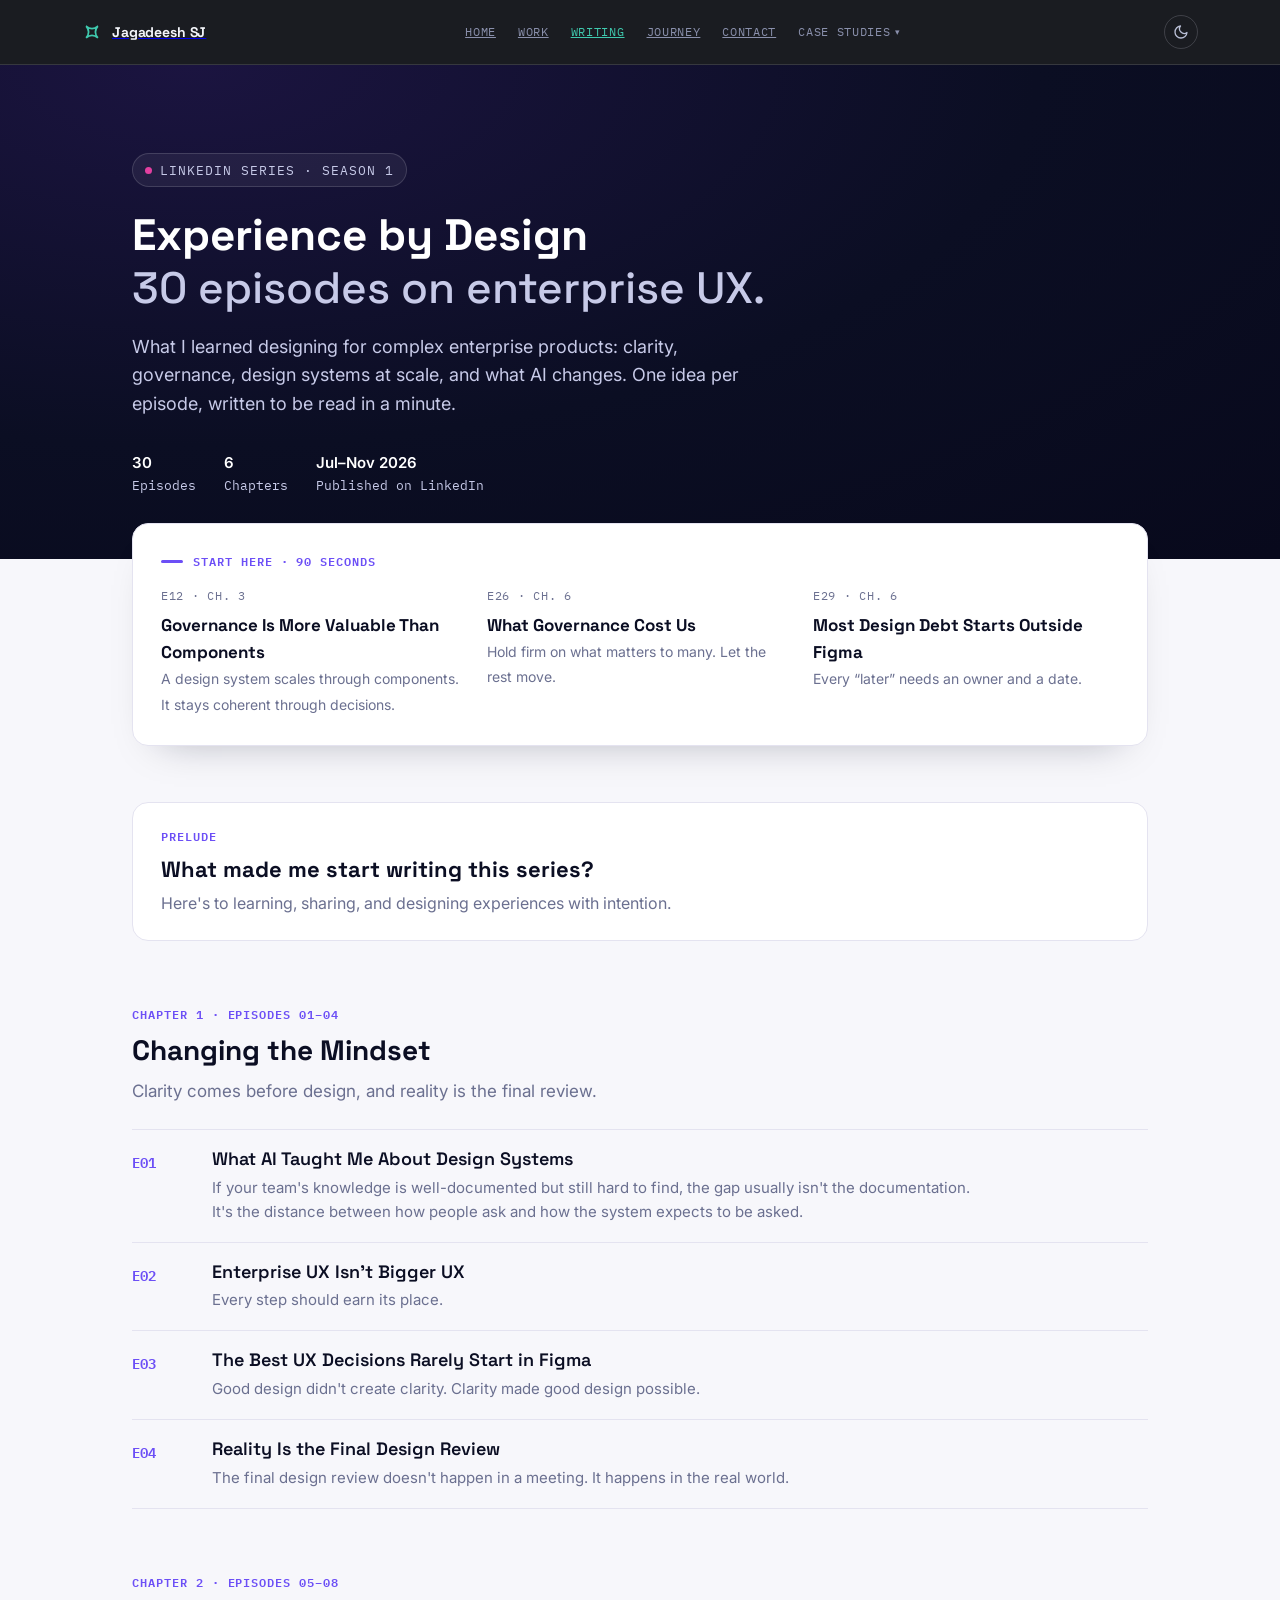
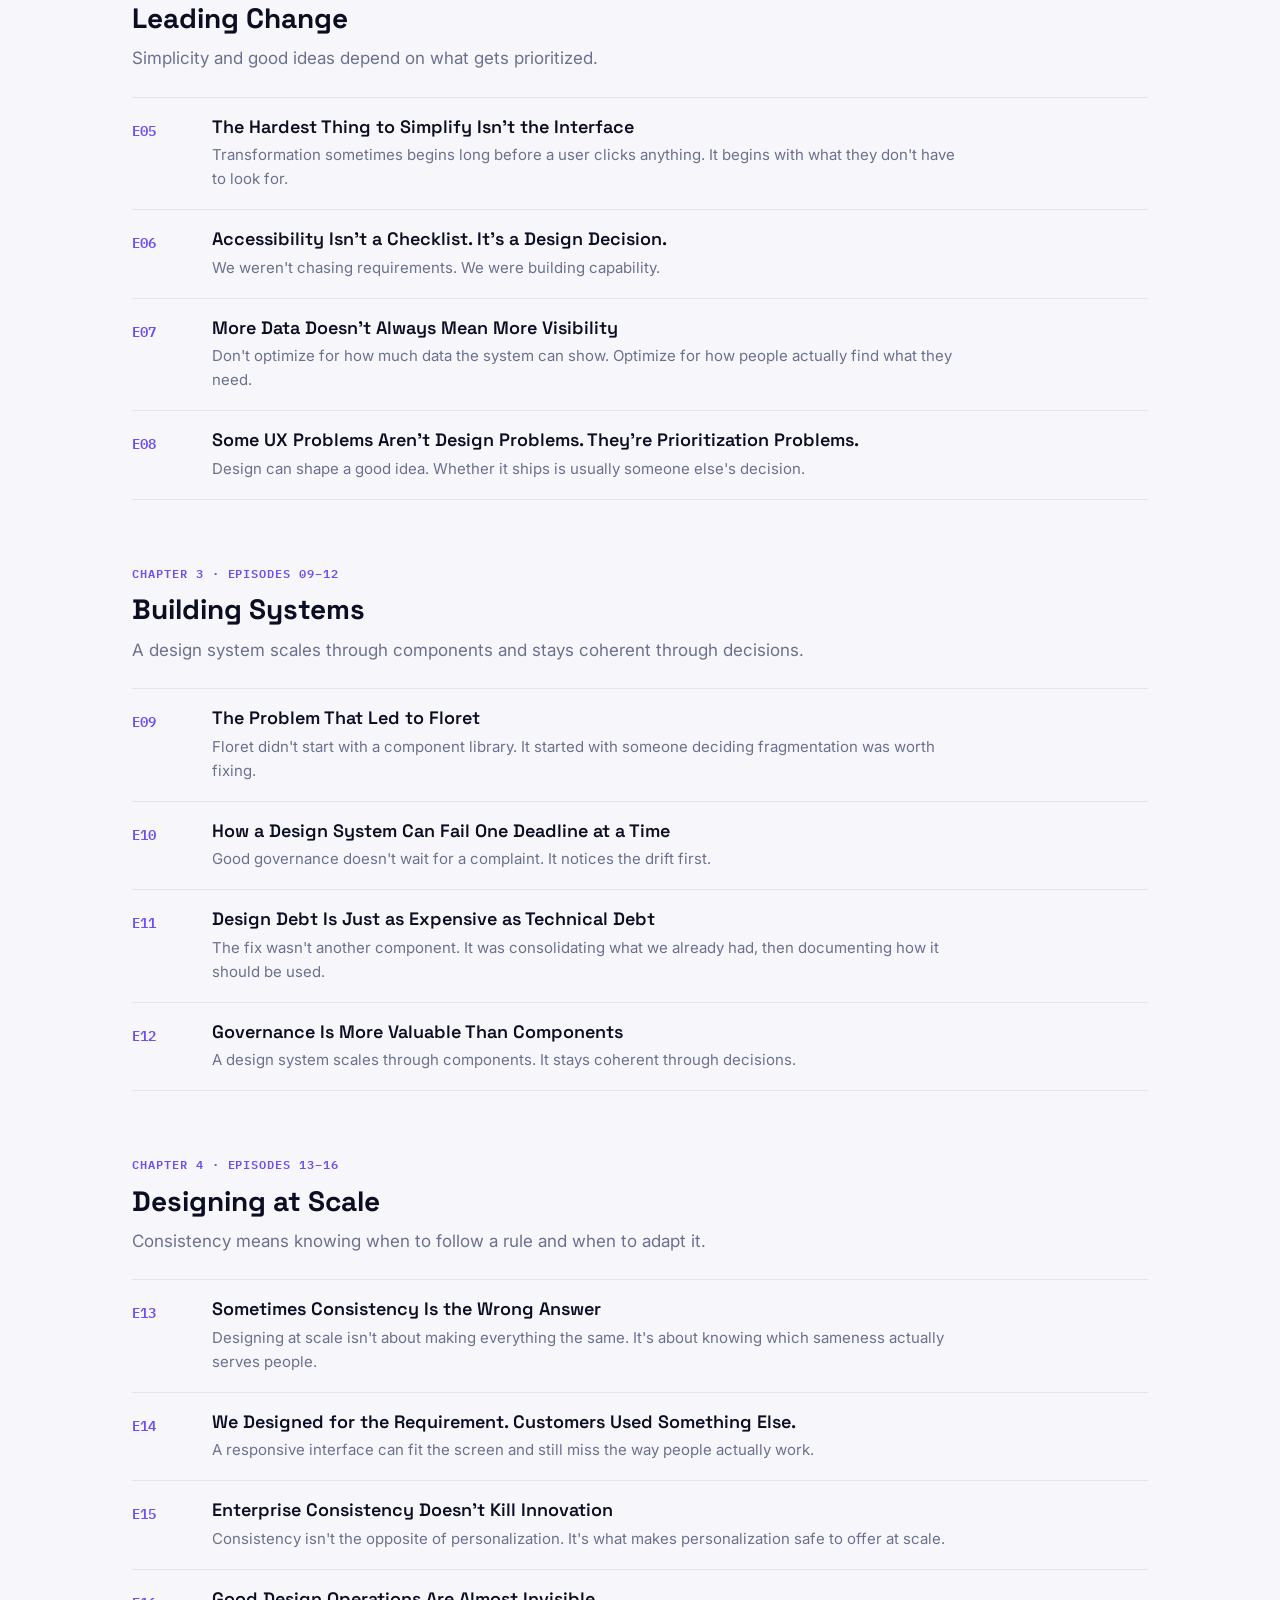
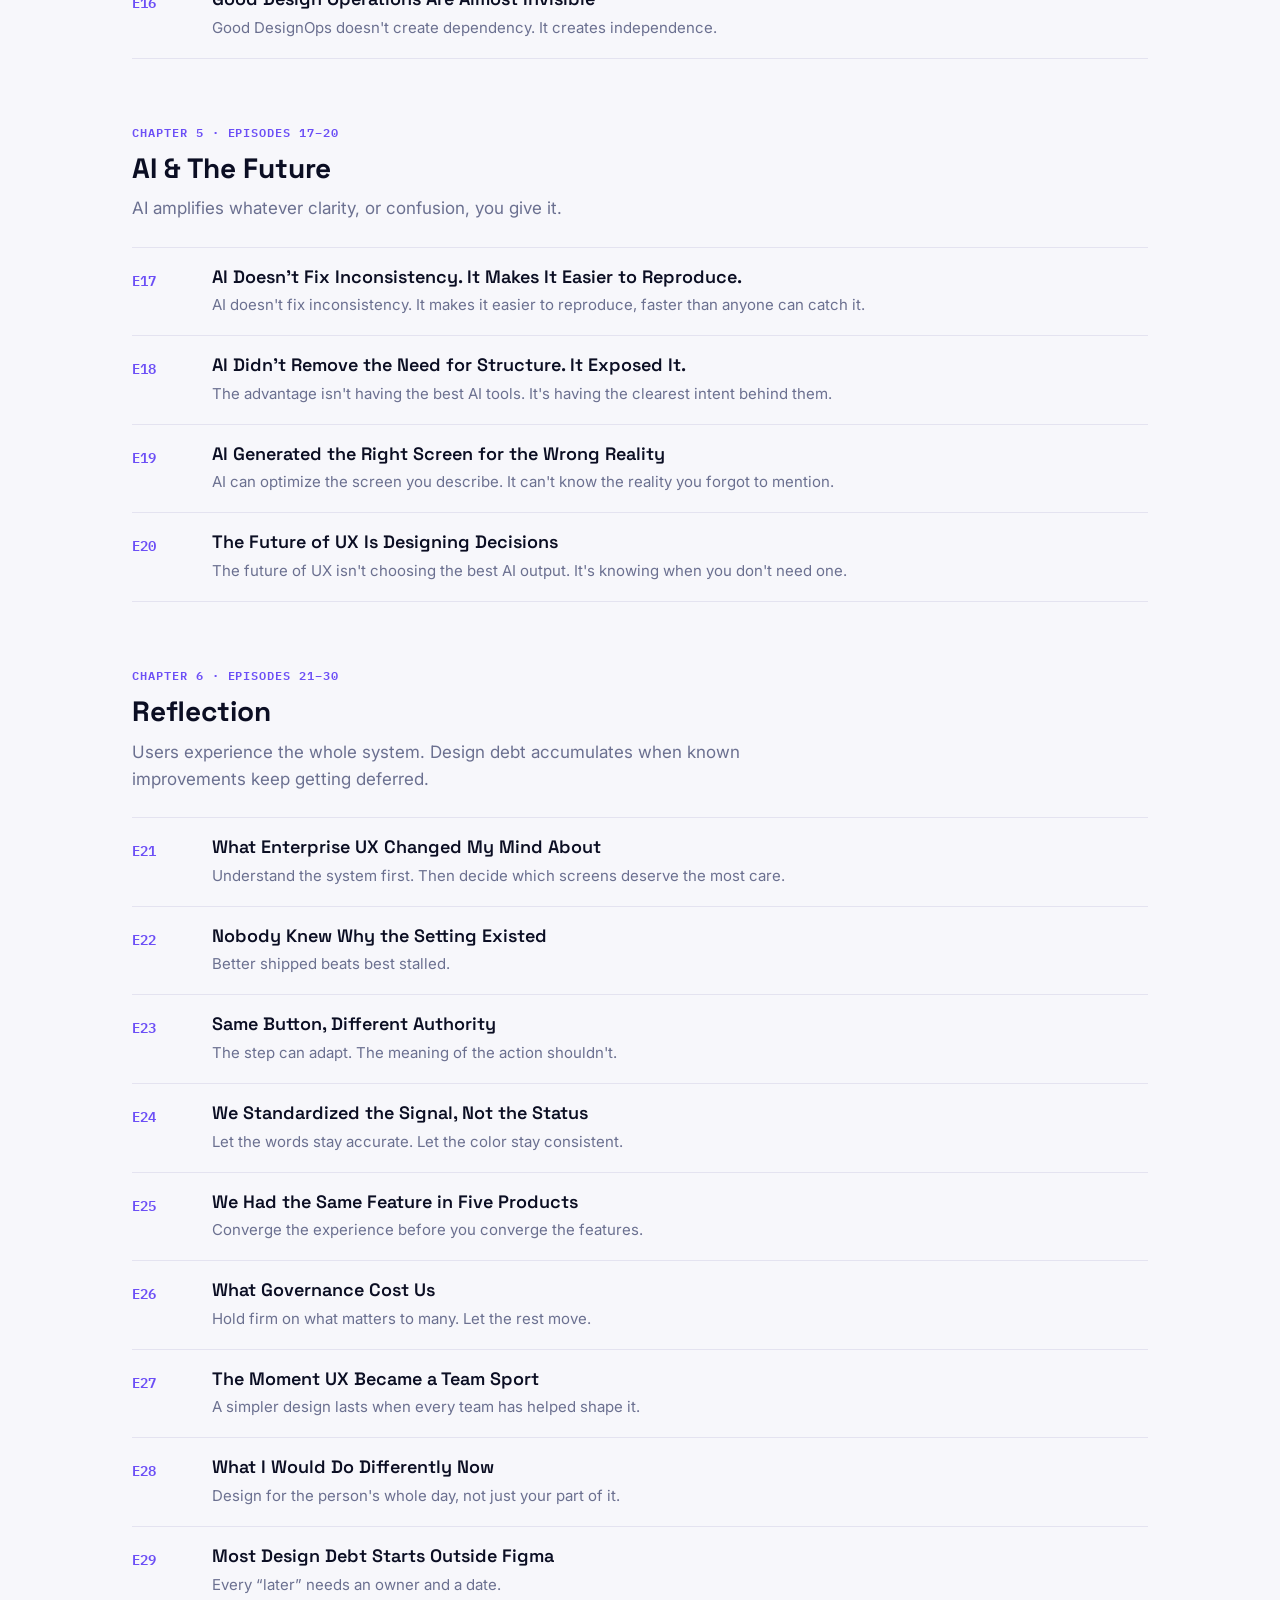
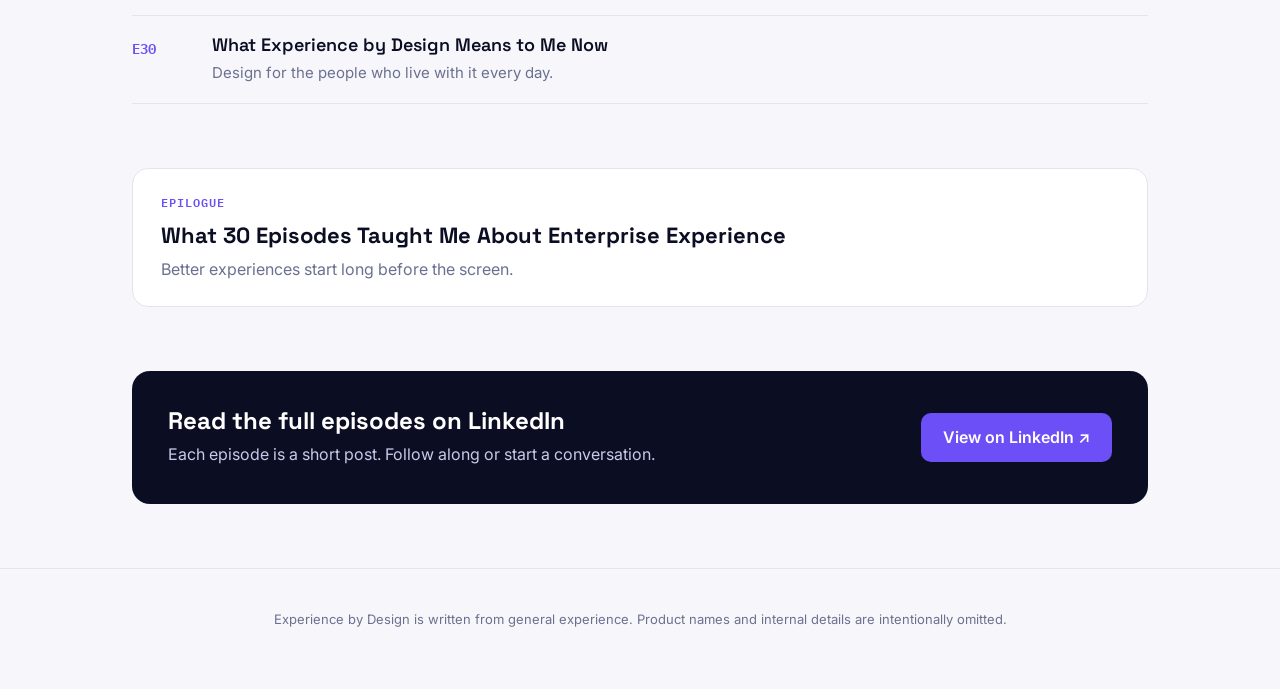
<file: experience-by-design.html>
<!DOCTYPE html>
<html lang="en">
<head>
<script>(function(){try{var t=localStorage.getItem('siteTheme');if(t==='light'||t==='dark'){document.documentElement.setAttribute('data-theme',t);}}catch(e){}})();</script>
<meta charset="UTF-8">
<link rel="icon" type="image/svg+xml" href="data:image/svg+xml,%3Csvg xmlns='http://www.w3.org/2000/svg' viewBox='0 0 100 100'%3E%3Crect width='100' height='100' rx='22' fill='%2307090F'/%3E%3Cg transform='translate(50,50) scale(0.32)'%3E%3Cpath d='M 0,-100 C 0,-62.51 62.51,0 100,0 C 62.51,0 0,62.51 0,100 C 0,62.51 -62.51,0 -100,0 C -62.51,0 0,-62.51 0,-100 Z' fill='none' stroke='%233FC9AE' stroke-width='20'/%3E%3C/g%3E%3C/svg%3E">
<meta name="viewport" content="width=device-width, initial-scale=1.0">
<title>Experience by Design: 30 Episodes on Enterprise UX | Jagadeesh SJ</title>
<meta name="description" content="Season 1 of Experience by Design: 30 episodes on enterprise UX, design systems, governance and AI, written from years of shipping at scale.">
<style>
  @import url('https://fonts.googleapis.com/css2?family=Space+Grotesk:wght@500;600;700&family=Inter:wght@400;500;600;700&family=IBM+Plex+Mono:wght@500;600&display=swap');
  :root{
    --ink:#0B0E23;
    --ink-2:#141936;
    --paper:#F7F7FB;
    --paper-2:#FFFFFF;
    --violet:#6C4FF6;
    --violet-soft:#EDE9FE;
    --magenta:#E23FA0;
    --legacy:#B0864C;
    --legacy-soft:#F4ECDD;
    --text-soft:#6B7090;
    --text-on-ink:#C7CAE8;
    --line:#E4E3F0;
  }
  /* ---------- DARK THEME (toggled via [data-theme="dark"] on <html>) ----------
     .hero and .stats-section stay a fixed dark navy in both themes (already
     pinned to literal hex above), same pattern the portfolio's .cover bands use. */
  :root[data-theme="dark"]{
    --ink:#EDEFF7;
    --ink-2:#141936;
    --paper:#0B0E23;
    --paper-2:#141936;
    --violet-soft:#241F52;
    --legacy-soft:#332813;
    --text-soft:#9BA0C0;
    --line:#262C48;
  }
  :root[data-theme="dark"] body{ transition:background-color .25s ease, color .25s ease; }
  :root[data-theme="dark"] .tldr, :root[data-theme="dark"] .cause-card, :root[data-theme="dark"] .panel,
  :root[data-theme="dark"] .approach-item{ transition:background-color .25s ease, border-color .25s ease; }

  
  *{box-sizing:border-box;}
  html{scroll-behavior:smooth;}
  body{margin:0;background:var(--paper);color:var(--ink);font-family:'Inter',system-ui,sans-serif;line-height:1.6;transition:background-color .25s ease,color .25s ease;}
  h1,h2,h3,h4{font-family:'Space Grotesk','Inter',sans-serif;margin:0;line-height:1.2;}
  .wrap{max-width:1080px;margin:0 auto;padding:0 32px;}
  .hero{background:radial-gradient(120% 140% at 15% 0%,#1B1440 0%,#0B0E23 55%,#08091C 100%);color:#fff;padding:88px 0 64px;position:relative;overflow:hidden;}
  .eyebrow{display:inline-flex;align-items:center;gap:8px;font-family:'IBM Plex Mono',monospace;font-size:12.5px;letter-spacing:.08em;text-transform:uppercase;color:var(--text-on-ink);background:rgba(255,255,255,.06);border:1px solid rgba(255,255,255,.14);padding:6px 12px;border-radius:999px;}
  .eyebrow .dot{width:7px;height:7px;border-radius:50%;background:var(--magenta);}
  .hero h1{font-size:44px;font-weight:700;max-width:780px;margin:22px 0 18px;}
  .hero h1 span{color:var(--text-on-ink);font-weight:500;}
  .hero p.dek{font-size:18px;max-width:640px;color:var(--text-on-ink);margin:0;}
  .hero-meta{display:flex;gap:28px;margin-top:32px;flex-wrap:wrap;}
  .hero-meta div{font-family:'IBM Plex Mono',monospace;font-size:12.5px;color:var(--text-on-ink);}
  .hero-meta b{display:block;color:#fff;font-family:'Inter',sans-serif;font-size:15px;font-weight:600;}
  .tldr{background:var(--paper-2);border:1px solid var(--line);border-radius:16px;padding:28px;margin:-36px 0 0;position:relative;z-index:2;box-shadow:0 20px 40px -28px rgba(11,14,35,.35);}
  .tldr-head{font-family:'IBM Plex Mono',monospace;font-size:12px;letter-spacing:.08em;text-transform:uppercase;color:var(--violet);font-weight:600;display:flex;align-items:center;gap:10px;margin-bottom:16px;}
  .tldr-head .bar{width:22px;height:3px;background:var(--violet);border-radius:2px;}
  .tldr-grid{display:grid;grid-template-columns:repeat(3,1fr);gap:20px;}
  .tldr-item .k{font-family:'IBM Plex Mono',monospace;font-size:11.5px;color:var(--text-soft);text-transform:uppercase;letter-spacing:.06em;margin-bottom:6px;}
  .tldr-item .v b{font-family:'Space Grotesk',sans-serif;font-size:17px;}
  .tldr-item .v span{color:var(--text-soft);font-size:14px;}
  section{padding:56px 0 8px;}
  .section-tag{font-family:'IBM Plex Mono',monospace;font-size:12px;letter-spacing:.08em;text-transform:uppercase;color:var(--violet);margin-bottom:10px;font-weight:600;}
  .section-title{font-size:28px;font-weight:700;}
  .chapter-line{font-size:17px;color:var(--text-soft);margin:10px 0 24px;max-width:720px;}
  .eps{list-style:none;margin:0;padding:0;border-top:1px solid var(--line);}
  .ep{display:grid;grid-template-columns:64px 1fr;gap:16px;padding:18px 0;border-bottom:1px solid var(--line);}
  .ep-id{font-family:'IBM Plex Mono',monospace;font-weight:600;color:var(--violet);font-size:14px;padding-top:3px;}
  .ep h4{font-size:18px;font-weight:600;}
  .ep p{margin:6px 0 0;color:var(--text-soft);font-size:15px;max-width:760px;}
  .ep-link{display:inline-block;margin-top:8px;font-size:13.5px;font-weight:600;color:var(--violet);text-decoration:none;}
  .ep-link:hover{text-decoration:underline;}
  .bookend .wrap>div{background:var(--paper-2);border:1px solid var(--line);border-radius:16px;padding:24px 28px;}
  .bookend h3{font-size:22px;margin:4px 0 8px;}
  .bookend p{margin:0;color:var(--text-soft);}
  .cta{padding:56px 0 24px;}
  .cta .box{background:#0B0E23;color:#fff;border-radius:18px;padding:36px;display:flex;justify-content:space-between;align-items:center;gap:24px;flex-wrap:wrap;}
  .cta h3{font-size:24px;} .cta p{margin:6px 0 0;color:var(--text-on-ink);}
  .cta a{background:var(--violet);color:#fff;text-decoration:none;font-weight:600;padding:12px 22px;border-radius:10px;}
  footer{padding:40px 0 60px;border-top:1px solid var(--line);margin-top:40px;}
  footer p{color:var(--text-soft);font-size:13px;text-align:center;margin:0;}
  @media (max-width:820px){.hero h1{font-size:32px;}.tldr-grid{grid-template-columns:1fr;}.ep{grid-template-columns:48px 1fr;gap:10px;}}
</style>
<link rel="stylesheet" href="nav.css?v=2">
<script src="nav.js?v=2" defer></script>
<!-- Google Analytics (GA4) -->
<script async src="https://www.googletagmanager.com/gtag/js?id=G-6GDXJ82PP9"></script>
<script>
  window.dataLayer = window.dataLayer || [];
  function gtag(){dataLayer.push(arguments);}
  gtag('js', new Date());
  gtag('config', 'G-6GDXJ82PP9');
</script>
</head>
<body>
  <div class="hero"><div class="wrap">
    <span class="eyebrow"><span class="dot"></span>LinkedIn Series · Season 1</span>
    <h1>Experience by Design<br><span>30 episodes on enterprise UX.</span></h1>
    <p class="dek">What I learned designing for complex enterprise products: clarity, governance, design systems at scale, and what AI changes. One idea per episode, written to be read in a minute.</p>
    <div class="hero-meta"><div><b>30</b>Episodes</div><div><b>6</b>Chapters</div><div><b>Jul–Nov 2026</b>Published on LinkedIn</div></div>
  </div></div>

  <div class="wrap"><div class="tldr">
    <div class="tldr-head"><span class="bar"></span>Start here · 90 seconds</div>
    <div class="tldr-grid"><div class="tldr-item"><div class="k">E12 · Ch. 3</div><div class="v"><b>Governance Is More Valuable Than Components</b><br><span>A design system scales through components. It stays coherent through decisions.</span></div></div><div class="tldr-item"><div class="k">E26 · Ch. 6</div><div class="v"><b>What Governance Cost Us</b><br><span>Hold firm on what matters to many. Let the rest move.</span></div></div><div class="tldr-item"><div class="k">E29 · Ch. 6</div><div class="v"><b>Most Design Debt Starts Outside Figma</b><br><span>Every “later” needs an owner and a date.</span></div></div></div>
  </div></div>

  <section class="bookend"><div class="wrap"><div>
    <div class="section-tag">Prelude</div><h3>What made me start writing this series?</h3><p>Here&#x27;s to learning, sharing, and designing experiences with intention.</p>
  </div></div></section>

  <section class="chapter" id="ch1"><div class="wrap"><div class="section-tag">Chapter 1 · Episodes 01–04</div><h2 class="section-title">Changing the Mindset</h2><p class="chapter-line">Clarity comes before design, and reality is the final review.</p><ol class="eps"><li class="ep"><span class="ep-id">E01</span><div class="ep-body"><h4>What AI Taught Me About Design Systems</h4><p>If your team&#x27;s knowledge is well-documented but still hard to find, the gap usually isn&#x27;t the documentation. It&#x27;s the distance between how people ask and how the system expects to be asked.</p></div></li><li class="ep"><span class="ep-id">E02</span><div class="ep-body"><h4>Enterprise UX Isn&#x27;t Bigger UX</h4><p>Every step should earn its place.</p></div></li><li class="ep"><span class="ep-id">E03</span><div class="ep-body"><h4>The Best UX Decisions Rarely Start in Figma</h4><p>Good design didn&#x27;t create clarity. Clarity made good design possible.</p></div></li><li class="ep"><span class="ep-id">E04</span><div class="ep-body"><h4>Reality Is the Final Design Review</h4><p>The final design review doesn&#x27;t happen in a meeting. It happens in the real world.</p></div></li></ol></div></section><section class="chapter" id="ch2"><div class="wrap"><div class="section-tag">Chapter 2 · Episodes 05–08</div><h2 class="section-title">Leading Change</h2><p class="chapter-line">Simplicity and good ideas depend on what gets prioritized.</p><ol class="eps"><li class="ep"><span class="ep-id">E05</span><div class="ep-body"><h4>The Hardest Thing to Simplify Isn&#x27;t the Interface</h4><p>Transformation sometimes begins long before a user clicks anything. It begins with what they don&#x27;t have to look for.</p></div></li><li class="ep"><span class="ep-id">E06</span><div class="ep-body"><h4>Accessibility Isn&#x27;t a Checklist. It&#x27;s a Design Decision.</h4><p>We weren&#x27;t chasing requirements. We were building capability.</p></div></li><li class="ep"><span class="ep-id">E07</span><div class="ep-body"><h4>More Data Doesn&#x27;t Always Mean More Visibility</h4><p>Don&#x27;t optimize for how much data the system can show. Optimize for how people actually find what they need.</p></div></li><li class="ep"><span class="ep-id">E08</span><div class="ep-body"><h4>Some UX Problems Aren&#x27;t Design Problems. They&#x27;re Prioritization Problems.</h4><p>Design can shape a good idea. Whether it ships is usually someone else&#x27;s decision.</p></div></li></ol></div></section><section class="chapter" id="ch3"><div class="wrap"><div class="section-tag">Chapter 3 · Episodes 09–12</div><h2 class="section-title">Building Systems</h2><p class="chapter-line">A design system scales through components and stays coherent through decisions.</p><ol class="eps"><li class="ep"><span class="ep-id">E09</span><div class="ep-body"><h4>The Problem That Led to Floret</h4><p>Floret didn&#x27;t start with a component library. It started with someone deciding fragmentation was worth fixing.</p></div></li><li class="ep"><span class="ep-id">E10</span><div class="ep-body"><h4>How a Design System Can Fail One Deadline at a Time</h4><p>Good governance doesn&#x27;t wait for a complaint. It notices the drift first.</p></div></li><li class="ep"><span class="ep-id">E11</span><div class="ep-body"><h4>Design Debt Is Just as Expensive as Technical Debt</h4><p>The fix wasn&#x27;t another component. It was consolidating what we already had, then documenting how it should be used.</p></div></li><li class="ep"><span class="ep-id">E12</span><div class="ep-body"><h4>Governance Is More Valuable Than Components</h4><p>A design system scales through components. It stays coherent through decisions.</p></div></li></ol></div></section><section class="chapter" id="ch4"><div class="wrap"><div class="section-tag">Chapter 4 · Episodes 13–16</div><h2 class="section-title">Designing at Scale</h2><p class="chapter-line">Consistency means knowing when to follow a rule and when to adapt it.</p><ol class="eps"><li class="ep"><span class="ep-id">E13</span><div class="ep-body"><h4>Sometimes Consistency Is the Wrong Answer</h4><p>Designing at scale isn&#x27;t about making everything the same. It&#x27;s about knowing which sameness actually serves people.</p></div></li><li class="ep"><span class="ep-id">E14</span><div class="ep-body"><h4>We Designed for the Requirement. Customers Used Something Else.</h4><p>A responsive interface can fit the screen and still miss the way people actually work.</p></div></li><li class="ep"><span class="ep-id">E15</span><div class="ep-body"><h4>Enterprise Consistency Doesn&#x27;t Kill Innovation</h4><p>Consistency isn&#x27;t the opposite of personalization. It&#x27;s what makes personalization safe to offer at scale.</p></div></li><li class="ep"><span class="ep-id">E16</span><div class="ep-body"><h4>Good Design Operations Are Almost Invisible</h4><p>Good DesignOps doesn&#x27;t create dependency. It creates independence.</p></div></li></ol></div></section><section class="chapter" id="ch5"><div class="wrap"><div class="section-tag">Chapter 5 · Episodes 17–20</div><h2 class="section-title">AI &amp; The Future</h2><p class="chapter-line">AI amplifies whatever clarity, or confusion, you give it.</p><ol class="eps"><li class="ep"><span class="ep-id">E17</span><div class="ep-body"><h4>AI Doesn&#x27;t Fix Inconsistency. It Makes It Easier to Reproduce.</h4><p>AI doesn&#x27;t fix inconsistency. It makes it easier to reproduce, faster than anyone can catch it.</p></div></li><li class="ep"><span class="ep-id">E18</span><div class="ep-body"><h4>AI Didn&#x27;t Remove the Need for Structure. It Exposed It.</h4><p>The advantage isn&#x27;t having the best AI tools. It&#x27;s having the clearest intent behind them.</p></div></li><li class="ep"><span class="ep-id">E19</span><div class="ep-body"><h4>AI Generated the Right Screen for the Wrong Reality</h4><p>AI can optimize the screen you describe. It can&#x27;t know the reality you forgot to mention.</p></div></li><li class="ep"><span class="ep-id">E20</span><div class="ep-body"><h4>The Future of UX Is Designing Decisions</h4><p>The future of UX isn&#x27;t choosing the best AI output. It&#x27;s knowing when you don&#x27;t need one.</p></div></li></ol></div></section><section class="chapter" id="ch6"><div class="wrap"><div class="section-tag">Chapter 6 · Episodes 21–30</div><h2 class="section-title">Reflection</h2><p class="chapter-line">Users experience the whole system. Design debt accumulates when known improvements keep getting deferred.</p><ol class="eps"><li class="ep"><span class="ep-id">E21</span><div class="ep-body"><h4>What Enterprise UX Changed My Mind About</h4><p>Understand the system first. Then decide which screens deserve the most care.</p></div></li><li class="ep"><span class="ep-id">E22</span><div class="ep-body"><h4>Nobody Knew Why the Setting Existed</h4><p>Better shipped beats best stalled.</p></div></li><li class="ep"><span class="ep-id">E23</span><div class="ep-body"><h4>Same Button, Different Authority</h4><p>The step can adapt. The meaning of the action shouldn&#x27;t.</p></div></li><li class="ep"><span class="ep-id">E24</span><div class="ep-body"><h4>We Standardized the Signal, Not the Status</h4><p>Let the words stay accurate. Let the color stay consistent.</p></div></li><li class="ep"><span class="ep-id">E25</span><div class="ep-body"><h4>We Had the Same Feature in Five Products</h4><p>Converge the experience before you converge the features.</p></div></li><li class="ep"><span class="ep-id">E26</span><div class="ep-body"><h4>What Governance Cost Us</h4><p>Hold firm on what matters to many. Let the rest move.</p></div></li><li class="ep"><span class="ep-id">E27</span><div class="ep-body"><h4>The Moment UX Became a Team Sport</h4><p>A simpler design lasts when every team has helped shape it.</p></div></li><li class="ep"><span class="ep-id">E28</span><div class="ep-body"><h4>What I Would Do Differently Now</h4><p>Design for the person&#x27;s whole day, not just your part of it.</p></div></li><li class="ep"><span class="ep-id">E29</span><div class="ep-body"><h4>Most Design Debt Starts Outside Figma</h4><p>Every “later” needs an owner and a date.</p></div></li><li class="ep"><span class="ep-id">E30</span><div class="ep-body"><h4>What Experience by Design Means to Me Now</h4><p>Design for the people who live with it every day.</p></div></li></ol></div></section>

  <section class="bookend"><div class="wrap"><div>
    <div class="section-tag">Epilogue</div><h3>What 30 Episodes Taught Me About Enterprise Experience</h3><p>Better experiences start long before the screen.</p>
  </div></div></section>

  <div class="cta"><div class="wrap"><div class="box">
    <div><h3>Read the full episodes on LinkedIn</h3><p>Each episode is a short post. Follow along or start a conversation.</p></div>
    <a href="https://www.linkedin.com/in/jagadeesh-sj-2432903/recent-activity/all/" target="_blank" rel="noopener">View on LinkedIn ↗</a>
  </div></div></div>

  <footer><div class="wrap"><p>Experience by Design is written from general experience. Product names and internal details are intentionally omitted.</p></div></footer>
</body>
</html>
</file>
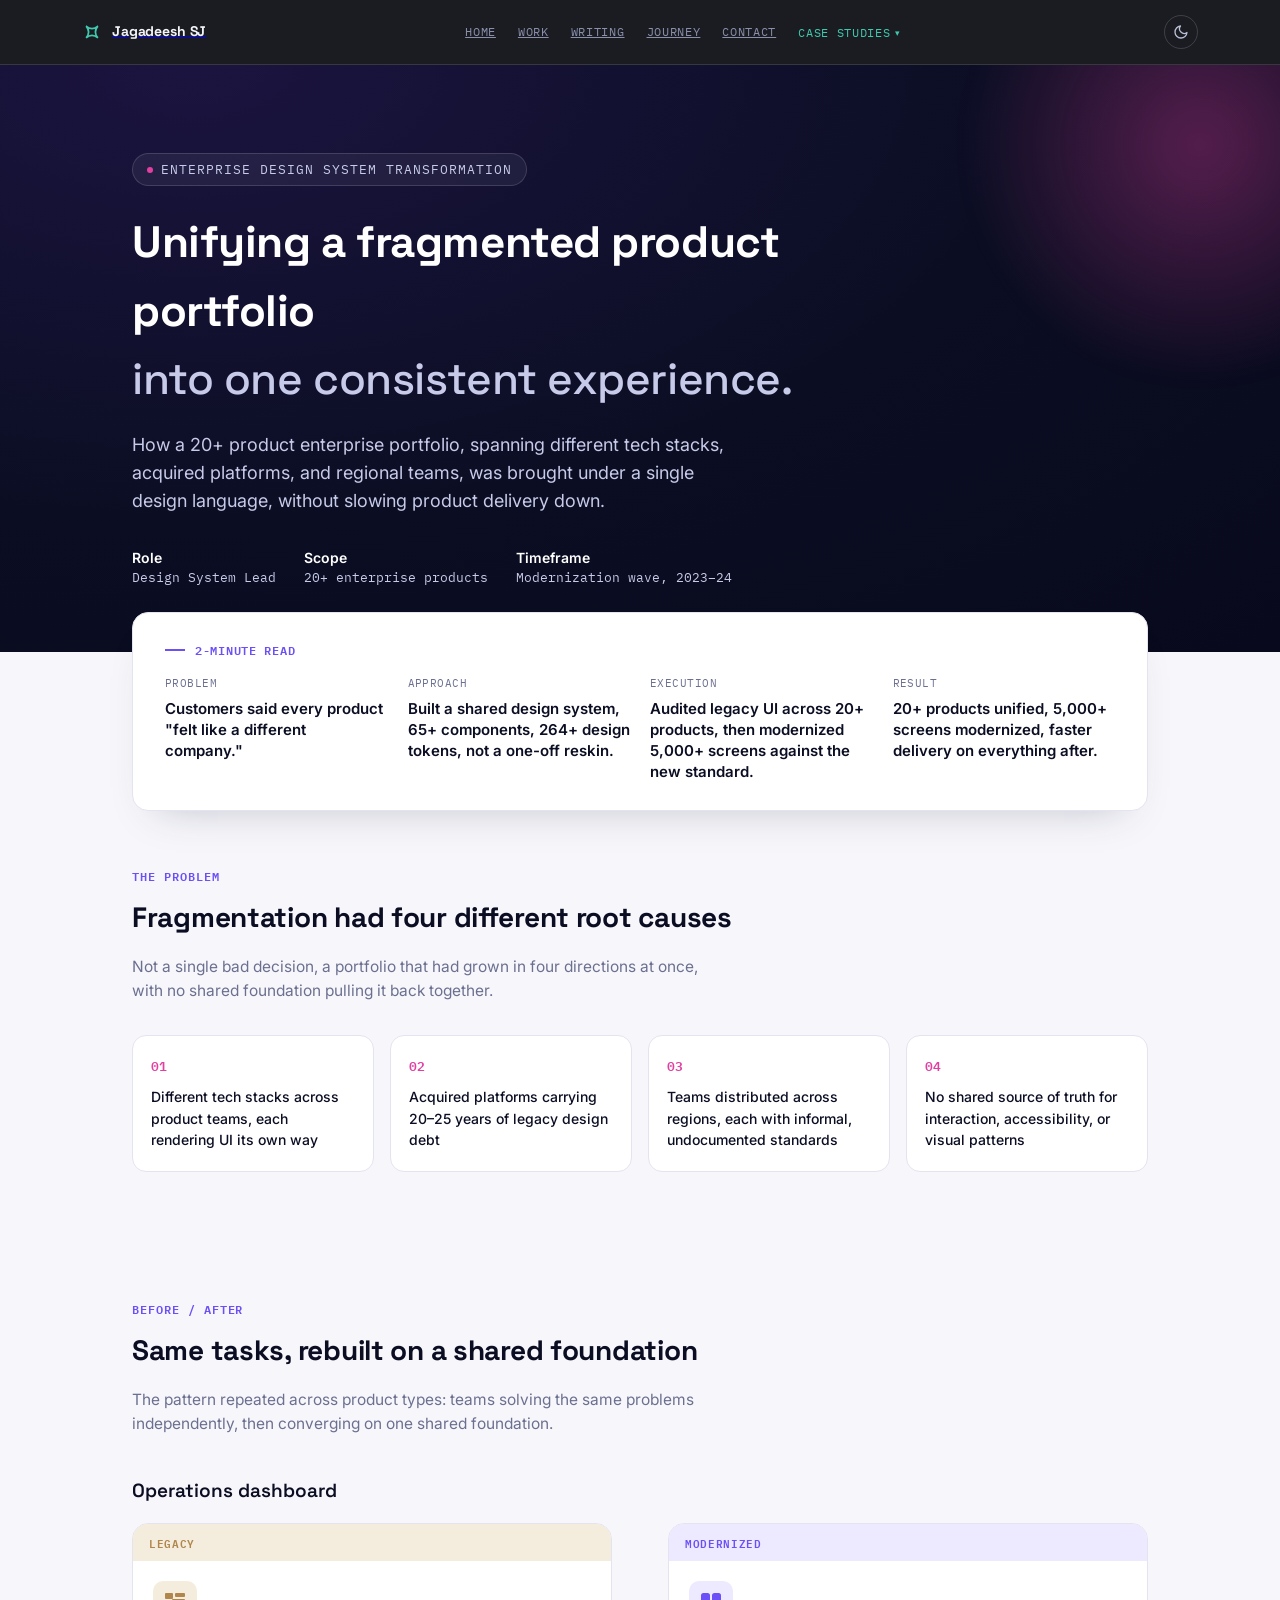
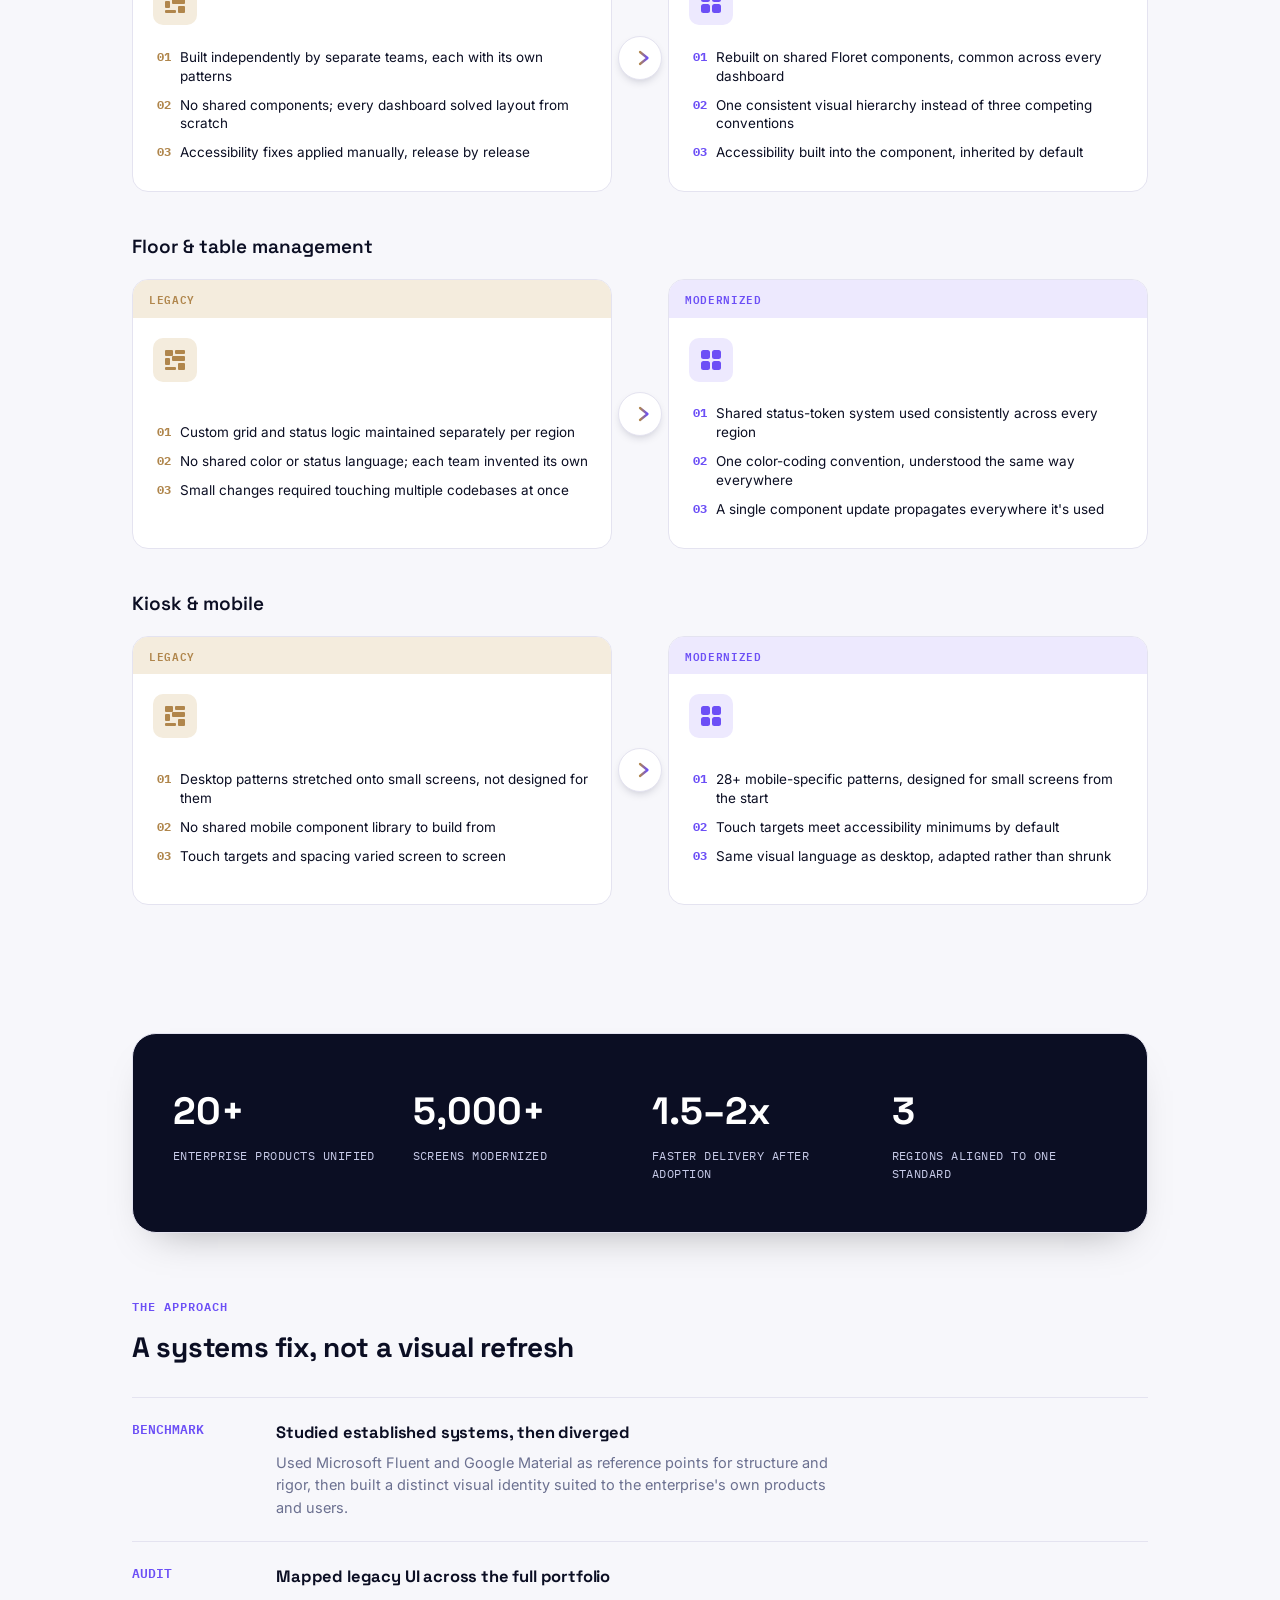
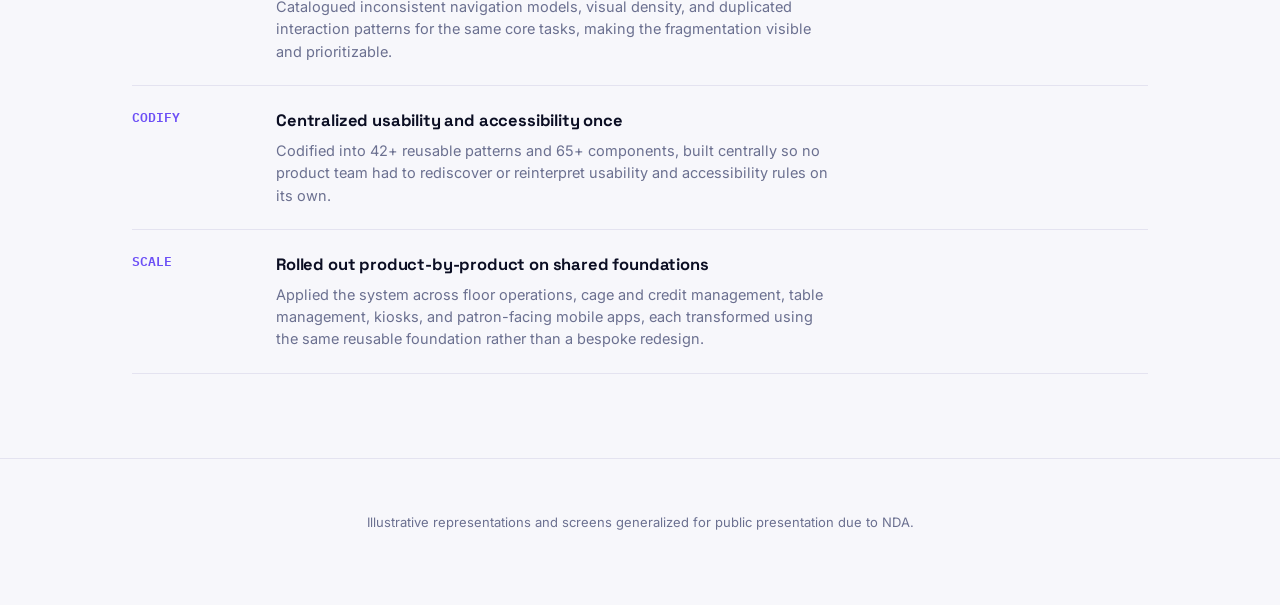
<file: floret_casestudy.html>
<!DOCTYPE html>
<html lang="en">
<head>
<script>(function(){try{var t=localStorage.getItem('siteTheme');if(t==='light'||t==='dark'){document.documentElement.setAttribute('data-theme',t);}}catch(e){}})();</script>
<meta charset="UTF-8">
<link rel="icon" type="image/svg+xml" href="data:image/svg+xml,%3Csvg xmlns='http://www.w3.org/2000/svg' viewBox='0 0 100 100'%3E%3Crect width='100' height='100' rx='22' fill='%2307090F'/%3E%3Cg transform='translate(50,50) scale(0.32)'%3E%3Cpath d='M 0,-100 C 0,-62.51 62.51,0 100,0 C 62.51,0 0,62.51 0,100 C 0,62.51 -62.51,0 -100,0 C -62.51,0 0,-62.51 0,-100 Z' fill='none' stroke='%233FC9AE' stroke-width='20'/%3E%3C/g%3E%3C/svg%3E">
<meta name="description" content="How a 20+ product enterprise portfolio was unified under one design language, with components, tokens and governance, without slowing delivery.">
<link rel="canonical" href="https://jagadeeshsj.com/floret_casestudy.html">
<meta property="og:type" content="website">
<meta property="og:site_name" content="Jagadeesh SJ">
<meta property="og:title" content="Floret Design System Case Study | Jagadeesh SJ">
<meta property="og:description" content="How a 20+ product enterprise portfolio was unified under one design language, with components, tokens and governance, without slowing delivery.">
<meta property="og:url" content="https://jagadeeshsj.com/floret_casestudy.html">
<meta name="twitter:card" content="summary">
<meta name="viewport" content="width=device-width, initial-scale=1.0">
<title>Floret Design System Case Study | Jagadeesh SJ</title>
<style>
  @import url('https://fonts.googleapis.com/css2?family=Space+Grotesk:wght@500;600;700&family=Inter:wght@400;500;600;700&family=IBM+Plex+Mono:wght@500;600&display=swap');

  :root{
    --ink:#0B0E23;
    --ink-2:#141936;
    --paper:#F7F7FB;
    --paper-2:#FFFFFF;
    --violet:#6C4FF6;
    --violet-soft:#EDE9FE;
    --magenta:#E23FA0;
    --legacy:#B0864C;
    --legacy-soft:#F4ECDD;
    --text-soft:#6B7090;
    --text-on-ink:#C7CAE8;
    --line:#E4E3F0;
  }
  /* ---------- DARK THEME (toggled via [data-theme="dark"] on <html>) ----------
     .hero and .stats-section stay a fixed dark navy in both themes (already
     pinned to literal hex above), same pattern the portfolio's .cover bands use. */
  :root[data-theme="dark"]{
    --ink:#EDEFF7;
    --ink-2:#141936;
    --paper:#0B0E23;
    --paper-2:#141936;
    --violet-soft:#241F52;
    --legacy-soft:#332813;
    --text-soft:#9BA0C0;
    --line:#262C48;
  }
  :root[data-theme="dark"] body{ transition:background-color .25s ease, color .25s ease; }
  :root[data-theme="dark"] .tldr, :root[data-theme="dark"] .cause-card, :root[data-theme="dark"] .panel,
  :root[data-theme="dark"] .approach-item{ transition:background-color .25s ease, border-color .25s ease; }

  *{box-sizing:border-box;}
  html{scroll-behavior:smooth;}
  body{
    margin:0;
    background:var(--paper);
    color:var(--ink);
    font-family:'Inter',sans-serif;
    line-height:1.55;
    -webkit-font-smoothing:antialiased;
  }
  h1,h2,h3{
    font-family:'Space Grotesk',sans-serif;
    margin:0;
    letter-spacing:-0.01em;
  }
  .mono{font-family:'IBM Plex Mono',monospace;}
  .wrap{max-width:1080px;margin:0 auto;padding:0 32px;}

  /* ---------- HERO ---------- */
  .hero{
    background:radial-gradient(120% 140% at 15% 0%, #1B1440 0%, #0B0E23 55%, #08091C 100%);
    color:#fff;
    padding:88px 0 64px;
    position:relative;
    overflow:hidden;
  }
  .hero::after{
    content:"";
    position:absolute;
    right:-160px; top:-160px;
    width:480px; height:480px;
    border-radius:50%;
    background:radial-gradient(circle, rgba(226,63,160,0.35), transparent 70%);
    filter:blur(10px);
  }
  .eyebrow{
    display:inline-flex;
    align-items:center;
    gap:8px;
    font-family:'IBM Plex Mono',monospace;
    font-size:12.5px;
    letter-spacing:0.08em;
    text-transform:uppercase;
    color:var(--text-on-ink);
    background:rgba(255,255,255,0.06);
    border:1px solid rgba(255,255,255,0.14);
    padding:6px 14px;
    border-radius:999px;
    position:relative;
    z-index:1;
  }
  .eyebrow .dot{width:6px;height:6px;border-radius:50%;background:var(--magenta);}
  .hero h1{
    font-size:44px;
    font-weight:700;
    max-width:780px;
    margin:22px 0 18px;
    position:relative; z-index:1;
  }
  .hero h1 span{color:var(--text-on-ink); font-weight:500;}
  .hero p.dek{
    font-size:18px;
    max-width:620px;
    color:var(--text-on-ink);
    position:relative; z-index:1;
  }
  .hero-meta{
    display:flex; gap:28px; margin-top:32px;
    position:relative; z-index:1;
  }
  .hero-meta div{font-family:'IBM Plex Mono',monospace; font-size:12.5px; color:var(--text-on-ink);}
  .hero-meta b{display:block; color:#fff; font-family:'Inter',sans-serif; font-size:14px; font-weight:600;}

  /* ---------- TLDR ---------- */
  .tldr{
    background:var(--paper-2);
    border:1px solid var(--line);
    border-radius:16px;
    padding:28px 32px;
    margin:-40px 0 56px;
    position:relative; z-index:2;
    box-shadow:0 20px 40px -24px rgba(20,25,54,0.25);
  }
  .tldr-head{
    display:flex; align-items:center; gap:10px;
    font-family:'IBM Plex Mono',monospace;
    font-size:12px; letter-spacing:0.06em; text-transform:uppercase;
    color:var(--violet); margin-bottom:16px; font-weight:600;
  }
  .tldr-head .bar{width:20px;height:2px;background:var(--violet);}
  .tldr-grid{
    display:grid;
    grid-template-columns:repeat(4,1fr);
    gap:20px;
  }
  .tldr-item .k{
    font-family:'IBM Plex Mono',monospace;
    font-size:11px; color:var(--text-soft); text-transform:uppercase; letter-spacing:0.04em;
    margin-bottom:6px;
  }
  .tldr-item .v{font-size:15px; font-weight:600; line-height:1.4;}

  /* ---------- SECTION GENERIC ---------- */
  section{padding:64px 0;}
  .section-tag{
    font-family:'IBM Plex Mono',monospace;
    font-size:12px; letter-spacing:0.08em; text-transform:uppercase;
    color:var(--violet); margin-bottom:10px; font-weight:600;
  }
  .section-title{font-size:28px; font-weight:700; max-width:640px; margin-bottom:14px;}
  .section-desc{color:var(--text-soft); max-width:600px; font-size:15.5px;}

  /* ---------- CAUSES ---------- */
  .causes{display:grid; grid-template-columns:repeat(4,1fr); gap:16px; margin-top:32px;}
  .cause-card{
    background:var(--paper-2); border:1px solid var(--line); border-radius:14px;
    padding:20px 18px;
  }
  .cause-card .num{font-family:'IBM Plex Mono',monospace; color:var(--magenta); font-size:13px; font-weight:600; margin-bottom:10px;}
  .cause-card p{margin:0; font-size:14px; color:var(--ink); font-weight:500;}

  /* ---------- COMPARISON ---------- */
  .compare-block{margin-top:40px;}
  .compare-label{
    font-family:'Space Grotesk',sans-serif;
    font-size:19px; font-weight:600; margin-bottom:18px;
  }
  .compare-row{
    display:grid;
    grid-template-columns:1fr 56px 1fr;
    align-items:stretch;
    gap:0;
  }
  .panel{
    border-radius:16px;
    overflow:hidden;
    border:1px solid var(--line);
    background:var(--paper-2);
  }
  .panel-tag{
    font-family:'IBM Plex Mono',monospace;
    font-size:11px; letter-spacing:0.06em; text-transform:uppercase;
    padding:10px 16px; font-weight:600;
  }
  .panel.legacy .panel-tag{background:var(--legacy-soft); color:var(--legacy);}
  .panel.modern .panel-tag{background:var(--violet-soft); color:var(--violet);}
  .switch-col{display:flex; align-items:center; justify-content:center;}
  .switch-arrow{width:44px; height:44px; border-radius:50%; background:#fff; border:1px solid var(--line); display:flex; align-items:center; justify-content:center; box-shadow:0 4px 10px -4px rgba(20,25,54,0.25);}

  /* factpanel internals */
  .factpanel{padding:20px; height:230px; display:flex; flex-direction:column; gap:14px;}
  .thumb{width:44px; height:44px; border-radius:10px; flex-shrink:0; display:flex; align-items:center; justify-content:center;}
  .legacy .thumb{background:var(--legacy-soft);}
  .modern .thumb{background:var(--violet-soft);}
  .thumb svg{width:24px; height:24px;}
  .factlist{display:flex; flex-direction:column; gap:10px; flex:1; justify-content:center;}
  .factlist .fact{display:flex; align-items:flex-start; gap:9px;}
  .factlist .fact .n{font-family:'IBM Plex Mono',monospace; font-size:11.5px; font-weight:700; flex-shrink:0; width:18px; text-align:right;}
  .legacy .factlist .fact .n{color:var(--legacy);}
  .modern .factlist .fact .n{color:var(--violet);}
  .factlist .fact p{margin:0; font-size:13.5px; line-height:1.4; color:var(--ink);}

  /* ---------- STATS ---------- */
  .stats-section{
    background:#0B0E23;
    color:#fff;
    border-radius:24px;
    padding:48px 40px;
    margin:64px 0;
    border:1px solid var(--line); box-shadow:0 20px 40px -24px rgba(0,0,0,0.35);
  }
  .stats-grid{display:grid; grid-template-columns:repeat(4,1fr); gap:24px; text-align:left;}
  .stat .num{font-family:'Space Grotesk',sans-serif; font-size:38px; font-weight:700; color:#fff;}
  .stat .lbl{font-family:'IBM Plex Mono',monospace; font-size:12px; color:var(--text-on-ink); text-transform:uppercase; letter-spacing:0.04em; margin-top:6px;}

  /* ---------- APPROACH ---------- */
  .approach-list{margin-top:28px; display:flex; flex-direction:column; gap:0;}
  .approach-item{
    display:grid; grid-template-columns:120px 1fr; gap:24px;
    padding:22px 0; border-top:1px solid var(--line);
  }
  .approach-item:last-child{border-bottom:1px solid var(--line);}
  .approach-item .phase{font-family:'IBM Plex Mono',monospace; font-size:12.5px; color:var(--violet); font-weight:600; text-transform:uppercase;}
  .approach-item h3{font-size:16.5px; font-weight:700; margin-bottom:6px;}
  .approach-item p{margin:0; color:var(--text-soft); font-size:14.5px; max-width:560px;}

  footer{padding:40px 0 60px; border-top:1px solid var(--line); margin-top:20px;}
  footer p{color:var(--text-soft); font-size:13px; text-align:center;}

  @media (max-width:820px){
    .tldr-grid{grid-template-columns:repeat(2,1fr);}
    .causes{grid-template-columns:repeat(2,1fr);}
    .compare-row{grid-template-columns:1fr; gap:12px;}
    .switch-col{transform:rotate(90deg); padding:4px 0;}
    .stats-grid{grid-template-columns:repeat(2,1fr); row-gap:28px;}
    .approach-item{grid-template-columns:1fr; gap:6px;}
    .hero h1{font-size:32px;}
  }
  @media (max-width:600px){
    .wrap{padding:0 20px;}
    section{padding:44px 0;}
    .tldr{padding:22px 20px; margin:-30px 0 40px;}
    .tldr-grid{grid-template-columns:1fr; gap:16px;}
    .causes{grid-template-columns:1fr;}
    .stats-grid{grid-template-columns:1fr;}
  }
</style>
<link rel="stylesheet" href="nav.css?v=2">
<script src="nav.js?v=2" defer></script>
<!-- Google Analytics (GA4) -->
<script async src="https://www.googletagmanager.com/gtag/js?id=G-6GDXJ82PP9"></script>
<script>
  window.dataLayer = window.dataLayer || [];
  function gtag(){dataLayer.push(arguments);}
  gtag('js', new Date());
  gtag('config', 'G-6GDXJ82PP9');
</script>
</head>
<body>

  <div class="hero">
    <div class="wrap">
      <span class="eyebrow"><span class="dot"></span>Enterprise Design System Transformation</span>
      <h1>Unifying a fragmented product portfolio<br><span>into one consistent experience.</span></h1>
      <p class="dek">How a 20+ product enterprise portfolio, spanning different tech stacks, acquired platforms, and regional teams, was brought under a single design language, without slowing product delivery down.</p>
      <div class="hero-meta">
        <div><b>Role</b>Design System Lead</div>
        <div><b>Scope</b>20+ enterprise products</div>
        <div><b>Timeframe</b>Modernization wave, 2023–24</div>
      </div>
    </div>
  </div>

  <div class="wrap">
    <div class="tldr">
      <div class="tldr-head"><span class="bar"></span>2-minute read</div>
      <div class="tldr-grid">
        <div class="tldr-item">
          <div class="k">Problem</div>
          <div class="v">Customers said every product "felt like a different company."</div>
        </div>
        <div class="tldr-item">
          <div class="k">Approach</div>
          <div class="v">Built a shared design system, 65+ components, 264+ design tokens, not a one-off reskin.</div>
        </div>
        <div class="tldr-item">
          <div class="k">Execution</div>
          <div class="v">Audited legacy UI across 20+ products, then modernized 5,000+ screens against the new standard.</div>
        </div>
        <div class="tldr-item">
          <div class="k">Result</div>
          <div class="v">20+ products unified, 5,000+ screens modernized, faster delivery on everything after.</div>
        </div>
      </div>
    </div>
  </div>

  <div class="wrap">
    <section style="padding-top:0;">
      <div class="section-tag">The Problem</div>
      <h2 class="section-title">Fragmentation had four different root causes</h2>
      <p class="section-desc">Not a single bad decision, a portfolio that had grown in four directions at once, with no shared foundation pulling it back together.</p>
      <div class="causes">
        <div class="cause-card"><div class="num">01</div><p>Different tech stacks across product teams, each rendering UI its own way</p></div>
        <div class="cause-card"><div class="num">02</div><p>Acquired platforms carrying 20–25 years of legacy design debt</p></div>
        <div class="cause-card"><div class="num">03</div><p>Teams distributed across regions, each with informal, undocumented standards</p></div>
        <div class="cause-card"><div class="num">04</div><p>No shared source of truth for interaction, accessibility, or visual patterns</p></div>
      </div>
    </section>

    <section>
      <div class="section-tag">Before / After</div>
      <h2 class="section-title">Same tasks, rebuilt on a shared foundation</h2>
      <p class="section-desc">The pattern repeated across product types: teams solving the same problems independently, then converging on one shared foundation.</p>

      <div class="compare-block">
        <div class="compare-label">Operations dashboard</div>
        <div class="compare-row">
          <div class="panel legacy">
            <div class="panel-tag">Legacy</div>
            <div class="factpanel">
              <div class="thumb"><svg viewBox="0 0 24 24" fill="#B0864C"><rect x="2" y="2" width="8" height="6" rx="1"/><rect x="12" y="2" width="10" height="4" rx="1"/><rect x="2" y="10" width="5" height="7" rx="1"/><rect x="9" y="8" width="13" height="5" rx="1"/><rect x="2" y="19" width="11" height="3" rx="1"/><rect x="15" y="15" width="7" height="7" rx="1"/></svg></div>
              <div class="factlist">
                <div class="fact"><span class="n">01</span><p>Built independently by separate teams, each with its own patterns</p></div>
                <div class="fact"><span class="n">02</span><p>No shared components; every dashboard solved layout from scratch</p></div>
                <div class="fact"><span class="n">03</span><p>Accessibility fixes applied manually, release by release</p></div>
              </div>
            </div>
          </div>
          <div class="switch-col"><div class="switch-arrow"><svg width="24" height="24" viewBox="0 0 32 24" fill="none">
              <defs><linearGradient id="arrowGrad1" x1="0" y1="0" x2="1" y2="0">
                <stop offset="0%" stop-color="#B0864C"/>
                <stop offset="100%" stop-color="#6C4FF6"/>
              </linearGradient></defs>
              <line x1="2" y1="12" x2="22" y2="12" stroke="url(#arrowGrad1)" stroke-width="3" stroke-linecap="round"/>
              <path d="M16 4 L26 12 L16 20" fill="none" stroke="url(#arrowGrad1)" stroke-width="3" stroke-linecap="round" stroke-linejoin="round"/>
            </svg></div></div>
          <div class="panel modern">
            <div class="panel-tag">Modernized</div>
            <div class="factpanel">
              <div class="thumb"><svg viewBox="0 0 24 24" fill="#6C4FF6"><rect x="2" y="2" width="9" height="9" rx="2.5"/><rect x="13" y="2" width="9" height="9" rx="2.5"/><rect x="2" y="13" width="9" height="9" rx="2.5"/><rect x="13" y="13" width="9" height="9" rx="2.5"/></svg></div>
              <div class="factlist">
                <div class="fact"><span class="n">01</span><p>Rebuilt on shared Floret components, common across every dashboard</p></div>
                <div class="fact"><span class="n">02</span><p>One consistent visual hierarchy instead of three competing conventions</p></div>
                <div class="fact"><span class="n">03</span><p>Accessibility built into the component, inherited by default</p></div>
              </div>
            </div>
          </div>
        </div>
      </div>

      <div class="compare-block">
        <div class="compare-label">Floor &amp; table management</div>
        <div class="compare-row">
          <div class="panel legacy">
            <div class="panel-tag">Legacy</div>
            <div class="factpanel">
              <div class="thumb"><svg viewBox="0 0 24 24" fill="#B0864C"><rect x="2" y="2" width="8" height="6" rx="1"/><rect x="12" y="2" width="10" height="4" rx="1"/><rect x="2" y="10" width="5" height="7" rx="1"/><rect x="9" y="8" width="13" height="5" rx="1"/><rect x="2" y="19" width="11" height="3" rx="1"/><rect x="15" y="15" width="7" height="7" rx="1"/></svg></div>
              <div class="factlist">
                <div class="fact"><span class="n">01</span><p>Custom grid and status logic maintained separately per region</p></div>
                <div class="fact"><span class="n">02</span><p>No shared color or status language; each team invented its own</p></div>
                <div class="fact"><span class="n">03</span><p>Small changes required touching multiple codebases at once</p></div>
              </div>
            </div>
          </div>
          <div class="switch-col"><div class="switch-arrow"><svg width="24" height="24" viewBox="0 0 32 24" fill="none">
              <defs><linearGradient id="arrowGrad2" x1="0" y1="0" x2="1" y2="0">
                <stop offset="0%" stop-color="#B0864C"/>
                <stop offset="100%" stop-color="#6C4FF6"/>
              </linearGradient></defs>
              <line x1="2" y1="12" x2="22" y2="12" stroke="url(#arrowGrad2)" stroke-width="3" stroke-linecap="round"/>
              <path d="M16 4 L26 12 L16 20" fill="none" stroke="url(#arrowGrad2)" stroke-width="3" stroke-linecap="round" stroke-linejoin="round"/>
            </svg></div></div>
          <div class="panel modern">
            <div class="panel-tag">Modernized</div>
            <div class="factpanel">
              <div class="thumb"><svg viewBox="0 0 24 24" fill="#6C4FF6"><rect x="2" y="2" width="9" height="9" rx="2.5"/><rect x="13" y="2" width="9" height="9" rx="2.5"/><rect x="2" y="13" width="9" height="9" rx="2.5"/><rect x="13" y="13" width="9" height="9" rx="2.5"/></svg></div>
              <div class="factlist">
                <div class="fact"><span class="n">01</span><p>Shared status-token system used consistently across every region</p></div>
                <div class="fact"><span class="n">02</span><p>One color-coding convention, understood the same way everywhere</p></div>
                <div class="fact"><span class="n">03</span><p>A single component update propagates everywhere it's used</p></div>
              </div>
            </div>
          </div>
        </div>
      </div>

      <div class="compare-block">
        <div class="compare-label">Kiosk &amp; mobile</div>
        <div class="compare-row">
          <div class="panel legacy">
            <div class="panel-tag">Legacy</div>
            <div class="factpanel">
              <div class="thumb"><svg viewBox="0 0 24 24" fill="#B0864C"><rect x="2" y="2" width="8" height="6" rx="1"/><rect x="12" y="2" width="10" height="4" rx="1"/><rect x="2" y="10" width="5" height="7" rx="1"/><rect x="9" y="8" width="13" height="5" rx="1"/><rect x="2" y="19" width="11" height="3" rx="1"/><rect x="15" y="15" width="7" height="7" rx="1"/></svg></div>
              <div class="factlist">
                <div class="fact"><span class="n">01</span><p>Desktop patterns stretched onto small screens, not designed for them</p></div>
                <div class="fact"><span class="n">02</span><p>No shared mobile component library to build from</p></div>
                <div class="fact"><span class="n">03</span><p>Touch targets and spacing varied screen to screen</p></div>
              </div>
            </div>
          </div>
          <div class="switch-col"><div class="switch-arrow"><svg width="24" height="24" viewBox="0 0 32 24" fill="none">
              <defs><linearGradient id="arrowGrad3" x1="0" y1="0" x2="1" y2="0">
                <stop offset="0%" stop-color="#B0864C"/>
                <stop offset="100%" stop-color="#6C4FF6"/>
              </linearGradient></defs>
              <line x1="2" y1="12" x2="22" y2="12" stroke="url(#arrowGrad3)" stroke-width="3" stroke-linecap="round"/>
              <path d="M16 4 L26 12 L16 20" fill="none" stroke="url(#arrowGrad3)" stroke-width="3" stroke-linecap="round" stroke-linejoin="round"/>
            </svg></div></div>
          <div class="panel modern">
            <div class="panel-tag">Modernized</div>
            <div class="factpanel">
              <div class="thumb"><svg viewBox="0 0 24 24" fill="#6C4FF6"><rect x="2" y="2" width="9" height="9" rx="2.5"/><rect x="13" y="2" width="9" height="9" rx="2.5"/><rect x="2" y="13" width="9" height="9" rx="2.5"/><rect x="13" y="13" width="9" height="9" rx="2.5"/></svg></div>
              <div class="factlist">
                <div class="fact"><span class="n">01</span><p>28+ mobile-specific patterns, designed for small screens from the start</p></div>
                <div class="fact"><span class="n">02</span><p>Touch targets meet accessibility minimums by default</p></div>
                <div class="fact"><span class="n">03</span><p>Same visual language as desktop, adapted rather than shrunk</p></div>
              </div>
            </div>
          </div>
        </div>
      </div>
    </section>

    <div class="stats-section">
      <div class="stats-grid">
        <div class="stat"><div class="num">20+</div><div class="lbl">Enterprise products unified</div></div>
        <div class="stat"><div class="num">5,000+</div><div class="lbl">Screens modernized</div></div>
        <div class="stat"><div class="num">1.5–2x</div><div class="lbl">Faster delivery after adoption</div></div>
        <div class="stat"><div class="num">3</div><div class="lbl">Regions aligned to one standard</div></div>
      </div>
    </div>

    <section style="padding-top:0;">
      <div class="section-tag">The Approach</div>
      <h2 class="section-title">A systems fix, not a visual refresh</h2>
      <div class="approach-list">
        <div class="approach-item">
          <div class="phase">Benchmark</div>
          <div>
            <h3>Studied established systems, then diverged</h3>
            <p>Used Microsoft Fluent and Google Material as reference points for structure and rigor, then built a distinct visual identity suited to the enterprise's own products and users.</p>
          </div>
        </div>
        <div class="approach-item">
          <div class="phase">Audit</div>
          <div>
            <h3>Mapped legacy UI across the full portfolio</h3>
            <p>Catalogued inconsistent navigation models, visual density, and duplicated interaction patterns for the same core tasks, making the fragmentation visible and prioritizable.</p>
          </div>
        </div>
        <div class="approach-item">
          <div class="phase">Codify</div>
          <div>
            <h3>Centralized usability and accessibility once</h3>
            <p>Codified into 42+ reusable patterns and 65+ components, built centrally so no product team had to rediscover or reinterpret usability and accessibility rules on its own.</p>
          </div>
        </div>
        <div class="approach-item">
          <div class="phase">Scale</div>
          <div>
            <h3>Rolled out product-by-product on shared foundations</h3>
            <p>Applied the system across floor operations, cage and credit management, table management, kiosks, and patron-facing mobile apps, each transformed using the same reusable foundation rather than a bespoke redesign.</p>
          </div>
        </div>
      </div>
    </section>
  </div>

  <footer>
    <p>Illustrative representations and screens generalized for public presentation due to NDA.</p>
  </footer>

</body>
</html>
</file>
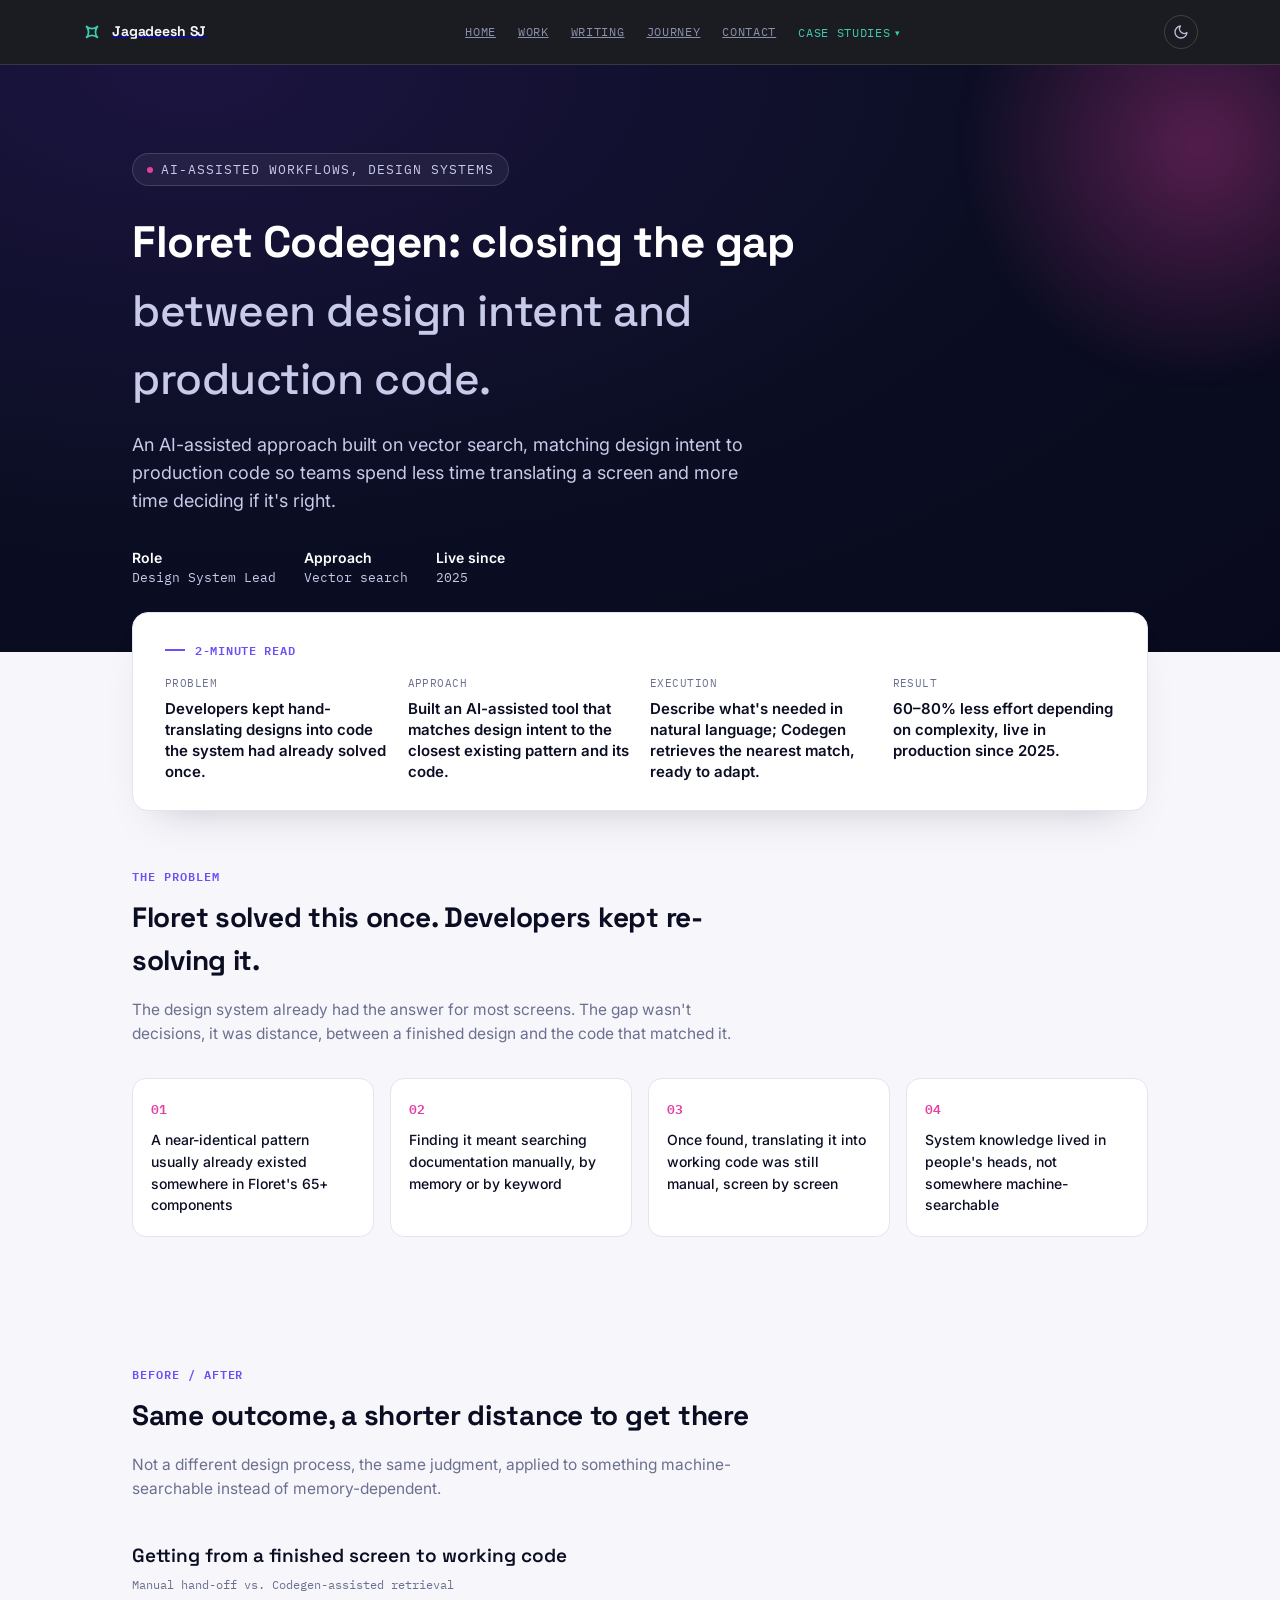
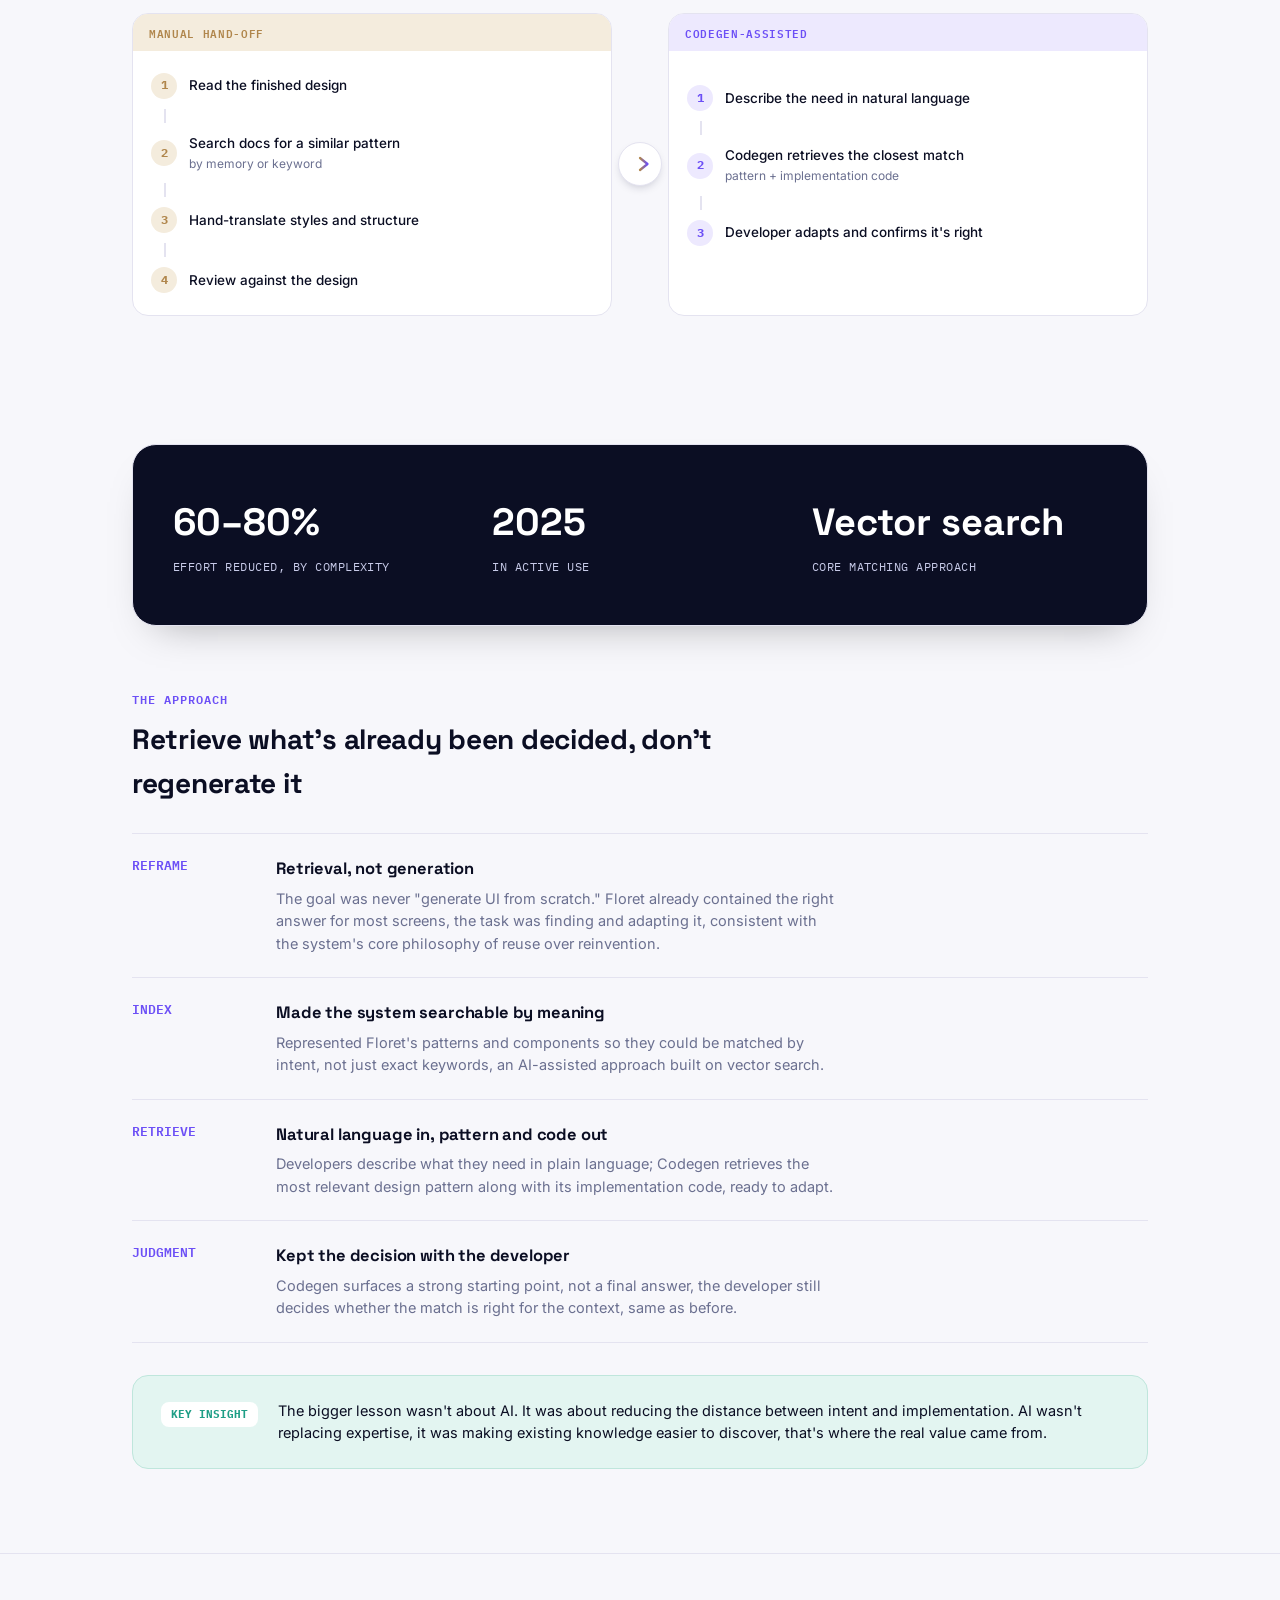
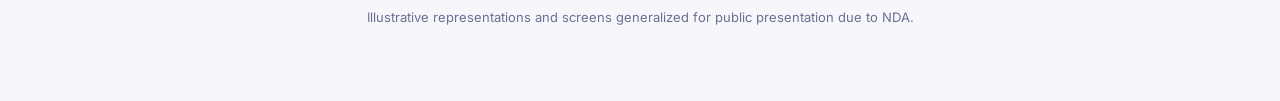
<file: floretcodegen_casestudy.html>
<!DOCTYPE html>
<html lang="en">
<head>
<script>(function(){try{var t=localStorage.getItem('siteTheme');if(t==='light'||t==='dark'){document.documentElement.setAttribute('data-theme',t);}}catch(e){}})();</script>
<meta charset="UTF-8">
<link rel="icon" type="image/svg+xml" href="data:image/svg+xml,%3Csvg xmlns='http://www.w3.org/2000/svg' viewBox='0 0 100 100'%3E%3Crect width='100' height='100' rx='22' fill='%2307090F'/%3E%3Cg transform='translate(50,50) scale(0.32)'%3E%3Cpath d='M 0,-100 C 0,-62.51 62.51,0 100,0 C 62.51,0 0,62.51 0,100 C 0,62.51 -62.51,0 -100,0 C -62.51,0 0,-62.51 0,-100 Z' fill='none' stroke='%233FC9AE' stroke-width='20'/%3E%3C/g%3E%3C/svg%3E">
<meta name="description" content="An AI-assisted design-to-code workflow built on vector search, helping teams spend less time translating screens and more time deciding if they are right.">
<link rel="canonical" href="https://jagadeeshsj.com/floretcodegen_casestudy.html">
<meta property="og:type" content="website">
<meta property="og:site_name" content="Jagadeesh SJ">
<meta property="og:title" content="Floret Codegen: AI-Assisted Design-to-Code | Jagadeesh SJ">
<meta property="og:description" content="An AI-assisted design-to-code workflow built on vector search, helping teams spend less time translating screens and more time deciding if they are right.">
<meta property="og:url" content="https://jagadeeshsj.com/floretcodegen_casestudy.html">
<meta name="twitter:card" content="summary">
<meta name="viewport" content="width=device-width, initial-scale=1.0">
<title>Floret Codegen: AI-Assisted Design-to-Code | Jagadeesh SJ</title>
<link rel="stylesheet" href="nav.css?v=2">
<script src="nav.js?v=2" defer></script>
<style>
  @import url('https://fonts.googleapis.com/css2?family=Space+Grotesk:wght@500;600;700&family=Inter:wght@400;500;600;700&family=IBM+Plex+Mono:wght@500;600&display=swap');

  :root{
    --ink:#0B0E23;
    --ink-2:#141936;
    --paper:#F7F7FB;
    --paper-2:#FFFFFF;
    --violet:#6C4FF6;
    --violet-soft:#EDE9FE;
    --magenta:#E23FA0;
    --legacy:#B0864C;
    --legacy-soft:#F4ECDD;
    --teal:#1E9E86;
    --teal-soft:#E3F5F1;
    --text-soft:#6B7090;
    --text-on-ink:#C7CAE8;
    --line:#E4E3F0;
    --teal-line:#BFE6DC;
  }
  /* ---------- DARK THEME (toggled via [data-theme="dark"] on <html>) ----------
     .hero and .stats-section stay a fixed dark navy in both themes (already
     pinned to literal hex below), same pattern the portfolio's .cover bands use. */
  :root[data-theme="dark"]{
    --ink:#EDEFF7;
    --ink-2:#141936;
    --paper:#0B0E23;
    --paper-2:#141936;
    --violet-soft:#241F52;
    --legacy-soft:#332813;
    --teal-soft:#0F2E29;
    --text-soft:#9BA0C0;
    --line:#262C48;
    --teal-line:#1C4A40;
  }
  :root[data-theme="dark"] body{ transition:background-color .25s ease, color .25s ease; }
  :root[data-theme="dark"] .tldr, :root[data-theme="dark"] .cause-card, :root[data-theme="dark"] .panel,
  :root[data-theme="dark"] .approach-item, :root[data-theme="dark"] .callout{
    transition:background-color .25s ease, border-color .25s ease;
  }

  *{box-sizing:border-box;}
  html{scroll-behavior:smooth;}
  body{
    margin:0;
    background:var(--paper);
    color:var(--ink);
    font-family:'Inter',sans-serif;
    line-height:1.55;
    -webkit-font-smoothing:antialiased;
  }
  h1,h2,h3{
    font-family:'Space Grotesk',sans-serif;
    margin:0;
    letter-spacing:-0.01em;
  }
  .mono{font-family:'IBM Plex Mono',monospace;}
  .wrap{max-width:1080px;margin:0 auto;padding:0 32px;}

  /* ---------- HERO ---------- */
  .hero{
    background:radial-gradient(120% 140% at 15% 0%, #1B1440 0%, #0B0E23 55%, #08091C 100%);
    color:#fff;
    padding:88px 0 64px;
    position:relative;
    overflow:hidden;
  }
  .hero::after{
    content:"";
    position:absolute;
    right:-160px; top:-160px;
    width:480px; height:480px;
    border-radius:50%;
    background:radial-gradient(circle, rgba(226,63,160,0.35), transparent 70%);
    filter:blur(10px);
  }
  .eyebrow{
    display:inline-flex;
    align-items:center;
    gap:8px;
    font-family:'IBM Plex Mono',monospace;
    font-size:12.5px;
    letter-spacing:0.08em;
    text-transform:uppercase;
    color:var(--text-on-ink);
    background:rgba(255,255,255,0.06);
    border:1px solid rgba(255,255,255,0.14);
    padding:6px 14px;
    border-radius:999px;
    position:relative;
    z-index:1;
  }
  .eyebrow .dot{width:6px;height:6px;border-radius:50%;background:var(--magenta);}
  .hero h1{
    font-size:44px;
    font-weight:700;
    max-width:780px;
    margin:22px 0 18px;
    position:relative; z-index:1;
  }
  .hero h1 span{color:var(--text-on-ink); font-weight:500;}
  .hero p.dek{
    font-size:18px;
    max-width:620px;
    color:var(--text-on-ink);
    position:relative; z-index:1;
  }
  .hero-meta{
    display:flex; gap:28px; margin-top:32px; flex-wrap:wrap;
    position:relative; z-index:1;
  }
  .hero-meta div{font-family:'IBM Plex Mono',monospace; font-size:12.5px; color:var(--text-on-ink);}
  .hero-meta b{display:block; color:#fff; font-family:'Inter',sans-serif; font-size:14px; font-weight:600;}

  /* ---------- TLDR ---------- */
  .tldr{
    background:var(--paper-2);
    border:1px solid var(--line);
    border-radius:16px;
    padding:28px 32px;
    margin:-40px 0 56px;
    position:relative; z-index:2;
    box-shadow:0 20px 40px -24px rgba(20,25,54,0.25);
  }
  .tldr-head{
    display:flex; align-items:center; gap:10px;
    font-family:'IBM Plex Mono',monospace;
    font-size:12px; letter-spacing:0.06em; text-transform:uppercase;
    color:var(--violet); margin-bottom:16px; font-weight:600;
  }
  .tldr-head .bar{width:20px;height:2px;background:var(--violet);}
  .tldr-grid{
    display:grid;
    grid-template-columns:repeat(4,1fr);
    gap:20px;
  }
  .tldr-item .k{
    font-family:'IBM Plex Mono',monospace;
    font-size:11px; color:var(--text-soft); text-transform:uppercase; letter-spacing:0.04em;
    margin-bottom:6px;
  }
  .tldr-item .v{font-size:15px; font-weight:600; line-height:1.4;}

  /* ---------- SECTION GENERIC ---------- */
  section{padding:64px 0;}
  .section-tag{
    font-family:'IBM Plex Mono',monospace;
    font-size:12px; letter-spacing:0.08em; text-transform:uppercase;
    color:var(--violet); margin-bottom:10px; font-weight:600;
  }
  .section-title{font-size:28px; font-weight:700; max-width:640px; margin-bottom:14px;}
  .section-desc{color:var(--text-soft); max-width:600px; font-size:15.5px;}

  /* ---------- CAUSES ---------- */
  .causes{display:grid; grid-template-columns:repeat(4,1fr); gap:16px; margin-top:32px;}
  .cause-card{
    background:var(--paper-2); border:1px solid var(--line); border-radius:14px;
    padding:20px 18px;
  }
  .cause-card .num{font-family:'IBM Plex Mono',monospace; color:var(--magenta); font-size:13px; font-weight:600; margin-bottom:10px;}
  .cause-card p{margin:0; font-size:14px; color:var(--ink); font-weight:500;}

  /* ---------- COMPARISON ---------- */
  .compare-block{margin-top:40px;}
  .compare-label{
    font-family:'Space Grotesk',sans-serif;
    font-size:19px; font-weight:600; margin-bottom:6px;
  }
  .compare-sub{font-family:'IBM Plex Mono',monospace; font-size:12px; color:var(--text-soft); margin-bottom:18px;}
  .compare-row{
    display:grid;
    grid-template-columns:1fr 56px 1fr;
    align-items:stretch;
    gap:0;
  }
  .panel{
    border-radius:16px;
    overflow:hidden;
    border:1px solid var(--line);
    background:var(--paper-2);
  }
  .panel-tag{
    font-family:'IBM Plex Mono',monospace;
    font-size:11px; letter-spacing:0.06em; text-transform:uppercase;
    padding:10px 16px; font-weight:600;
  }
  .panel.legacy .panel-tag{background:var(--legacy-soft); color:var(--legacy);}
  .panel.modern .panel-tag{background:var(--violet-soft); color:var(--violet);}
  .switch-col{display:flex; align-items:center; justify-content:center;}
  .switch-arrow{width:44px; height:44px; border-radius:50%; background:#fff; border:1px solid var(--line); display:flex; align-items:center; justify-content:center; box-shadow:0 4px 10px -4px rgba(20,25,54,0.25);}

  /* workflow step mocks */
  .flow-steps{padding:22px 18px; display:flex; flex-direction:column; gap:10px; min-height:230px; justify-content:center;}
  .flow-step{display:flex; align-items:center; gap:12px;}
  .flow-step .n{width:26px; height:26px; border-radius:50%; display:flex; align-items:center; justify-content:center; font-family:'IBM Plex Mono',monospace; font-size:12px; font-weight:700; flex-shrink:0;}
  .panel.legacy .flow-step .n{background:var(--legacy-soft); color:var(--legacy);}
  .panel.modern .flow-step .n{background:var(--violet-soft); color:var(--violet);}
  .flow-step .t{font-size:13.5px; color:var(--ink); font-weight:500;}
  .flow-step .sub{font-size:12px; color:var(--text-soft); margin-top:1px;}
  .flow-connector{width:1.5px; height:14px; background:var(--line); margin-left:13px;}

  /* ---------- STATS ---------- */
  .stats-section{
    background:#0B0E23;
    color:#fff;
    border-radius:24px;
    padding:48px 40px;
    margin:64px 0;
    border:1px solid var(--line); box-shadow:0 20px 40px -24px rgba(0,0,0,0.35);
  }
  .stats-grid{display:grid; grid-template-columns:repeat(3,1fr); gap:24px; text-align:left;}
  .stat .num{font-family:'Space Grotesk',sans-serif; font-size:38px; font-weight:700; color:#fff;}
  .stat .lbl{font-family:'IBM Plex Mono',monospace; font-size:12px; color:var(--text-on-ink); text-transform:uppercase; letter-spacing:0.04em; margin-top:6px;}

  /* ---------- APPROACH ---------- */
  .approach-list{margin-top:28px; display:flex; flex-direction:column; gap:0;}
  .approach-item{display:grid; grid-template-columns:120px 1fr; gap:24px; padding:22px 0; border-top:1px solid var(--line);}
  .approach-item:last-child{border-bottom:1px solid var(--line);}
  .approach-item .phase{font-family:'IBM Plex Mono',monospace; font-size:12.5px; color:var(--violet); font-weight:600; text-transform:uppercase;}
  .approach-item h3{font-size:16.5px; font-weight:700; margin-bottom:6px;}
  .approach-item p{margin:0; color:var(--text-soft); font-size:14.5px; max-width:560px;}

  .callout{background:var(--teal-soft); border:1px solid var(--teal-line); border-radius:16px; padding:24px 28px; margin-top:32px; display:flex; gap:20px; align-items:flex-start;}
  .callout .tag2{font-family:'IBM Plex Mono',monospace; font-size:11px; font-weight:700; text-transform:uppercase; color:var(--teal); background:#fff; border-radius:8px; padding:4px 10px; flex-shrink:0; margin-top:2px;}
  .callout p{margin:0; font-size:14.5px; color:var(--ink);}

  footer{padding:40px 0 60px; border-top:1px solid var(--line); margin-top:20px;}
  footer p{color:var(--text-soft); font-size:13px; text-align:center;}

  @media (max-width:820px){
    .tldr-grid{grid-template-columns:repeat(2,1fr);}
    .causes{grid-template-columns:repeat(2,1fr);}
    .compare-row{grid-template-columns:1fr; gap:12px;}
    .switch-col{transform:rotate(90deg); padding:4px 0;}
    .stats-grid{grid-template-columns:1fr; row-gap:28px;}
    .approach-item{grid-template-columns:1fr; gap:6px;}
    .hero h1{font-size:30px;}
  }
  @media (max-width:600px){
    .wrap{padding:0 20px;}
    section{padding:44px 0;}
    .tldr{padding:22px 20px; margin:-30px 0 40px;}
    .tldr-grid{grid-template-columns:1fr; gap:16px;}
    .causes{grid-template-columns:1fr;}
  }
</style>
<!-- Google Analytics (GA4) -->
<script async src="https://www.googletagmanager.com/gtag/js?id=G-6GDXJ82PP9"></script>
<script>
  window.dataLayer = window.dataLayer || [];
  function gtag(){dataLayer.push(arguments);}
  gtag('js', new Date());
  gtag('config', 'G-6GDXJ82PP9');
</script>
</head>
<body>

  <div class="hero">
    <div class="wrap">
      <span class="eyebrow"><span class="dot"></span>AI-Assisted Workflows, Design Systems</span>
      <h1>Floret Codegen: closing the gap<br><span>between design intent and production code.</span></h1>
      <p class="dek">An AI-assisted approach built on vector search, matching design intent to production code so teams spend less time translating a screen and more time deciding if it's right.</p>
      <div class="hero-meta">
        <div><b>Role</b>Design System Lead</div>
        <div><b>Approach</b>Vector search</div>
        <div><b>Live since</b>2025</div>
      </div>
    </div>
  </div>

  <div class="wrap">
    <div class="tldr">
      <div class="tldr-head"><span class="bar"></span>2-minute read</div>
      <div class="tldr-grid">
        <div class="tldr-item">
          <div class="k">Problem</div>
          <div class="v">Developers kept hand-translating designs into code the system had already solved once.</div>
        </div>
        <div class="tldr-item">
          <div class="k">Approach</div>
          <div class="v">Built an AI-assisted tool that matches design intent to the closest existing pattern and its code.</div>
        </div>
        <div class="tldr-item">
          <div class="k">Execution</div>
          <div class="v">Describe what's needed in natural language; Codegen retrieves the nearest match, ready to adapt.</div>
        </div>
        <div class="tldr-item">
          <div class="k">Result</div>
          <div class="v">60–80% less effort depending on complexity, live in production since 2025.</div>
        </div>
      </div>
    </div>
  </div>

  <div class="wrap">
    <section style="padding-top:0;">
      <div class="section-tag">The Problem</div>
      <h2 class="section-title">Floret solved this once. Developers kept re-solving it.</h2>
      <p class="section-desc">The design system already had the answer for most screens. The gap wasn't decisions, it was distance, between a finished design and the code that matched it.</p>
      <div class="causes">
        <div class="cause-card"><div class="num">01</div><p>A near-identical pattern usually already existed somewhere in Floret's 65+ components</p></div>
        <div class="cause-card"><div class="num">02</div><p>Finding it meant searching documentation manually, by memory or by keyword</p></div>
        <div class="cause-card"><div class="num">03</div><p>Once found, translating it into working code was still manual, screen by screen</p></div>
        <div class="cause-card"><div class="num">04</div><p>System knowledge lived in people's heads, not somewhere machine-searchable</p></div>
      </div>
    </section>

    <section>
      <div class="section-tag">Before / After</div>
      <h2 class="section-title">Same outcome, a shorter distance to get there</h2>
      <p class="section-desc">Not a different design process, the same judgment, applied to something machine-searchable instead of memory-dependent.</p>

      <div class="compare-block">
        <div class="compare-label">Getting from a finished screen to working code</div>
        <div class="compare-sub">Manual hand-off vs. Codegen-assisted retrieval</div>
        <div class="compare-row">
          <div class="panel legacy">
            <div class="panel-tag">Manual hand-off</div>
            <div class="flow-steps">
              <div class="flow-step"><div class="n">1</div><div><div class="t">Read the finished design</div></div></div>
              <div class="flow-connector"></div>
              <div class="flow-step"><div class="n">2</div><div><div class="t">Search docs for a similar pattern</div><div class="sub">by memory or keyword</div></div></div>
              <div class="flow-connector"></div>
              <div class="flow-step"><div class="n">3</div><div><div class="t">Hand-translate styles and structure</div></div></div>
              <div class="flow-connector"></div>
              <div class="flow-step"><div class="n">4</div><div><div class="t">Review against the design</div></div></div>
            </div>
          </div>
          <div class="switch-col"><div class="switch-arrow"><svg width="24" height="24" viewBox="0 0 32 24" fill="none">
              <defs><linearGradient id="arrowGradCG" x1="0" y1="0" x2="1" y2="0">
                <stop offset="0%" stop-color="#B0864C"/>
                <stop offset="100%" stop-color="#6C4FF6"/>
              </linearGradient></defs>
              <line x1="2" y1="12" x2="22" y2="12" stroke="url(#arrowGradCG)" stroke-width="3" stroke-linecap="round"/>
              <path d="M16 4 L26 12 L16 20" fill="none" stroke="url(#arrowGradCG)" stroke-width="3" stroke-linecap="round" stroke-linejoin="round"/>
            </svg></div></div>
          <div class="panel modern">
            <div class="panel-tag">Codegen-assisted</div>
            <div class="flow-steps">
              <div class="flow-step"><div class="n">1</div><div><div class="t">Describe the need in natural language</div></div></div>
              <div class="flow-connector"></div>
              <div class="flow-step"><div class="n">2</div><div><div class="t">Codegen retrieves the closest match</div><div class="sub">pattern + implementation code</div></div></div>
              <div class="flow-connector"></div>
              <div class="flow-step"><div class="n">3</div><div><div class="t">Developer adapts and confirms it's right</div></div></div>
            </div>
          </div>
        </div>
      </div>
    </section>

    <div class="stats-section">
      <div class="stats-grid">
        <div class="stat"><div class="num">60–80%</div><div class="lbl">Effort reduced, by complexity</div></div>
        <div class="stat"><div class="num">2025</div><div class="lbl">In active use</div></div>
        <div class="stat"><div class="num">Vector search</div><div class="lbl">Core matching approach</div></div>
      </div>
    </div>

    <section style="padding-top:0;">
      <div class="section-tag">The Approach</div>
      <h2 class="section-title">Retrieve what's already been decided, don't regenerate it</h2>
      <div class="approach-list">
        <div class="approach-item">
          <div class="phase">Reframe</div>
          <div>
            <h3>Retrieval, not generation</h3>
            <p>The goal was never "generate UI from scratch." Floret already contained the right answer for most screens, the task was finding and adapting it, consistent with the system's core philosophy of reuse over reinvention.</p>
          </div>
        </div>
        <div class="approach-item">
          <div class="phase">Index</div>
          <div>
            <h3>Made the system searchable by meaning</h3>
            <p>Represented Floret's patterns and components so they could be matched by intent, not just exact keywords, an AI-assisted approach built on vector search.</p>
          </div>
        </div>
        <div class="approach-item">
          <div class="phase">Retrieve</div>
          <div>
            <h3>Natural language in, pattern and code out</h3>
            <p>Developers describe what they need in plain language; Codegen retrieves the most relevant design pattern along with its implementation code, ready to adapt.</p>
          </div>
        </div>
        <div class="approach-item">
          <div class="phase">Judgment</div>
          <div>
            <h3>Kept the decision with the developer</h3>
            <p>Codegen surfaces a strong starting point, not a final answer, the developer still decides whether the match is right for the context, same as before.</p>
          </div>
        </div>
      </div>

      <div class="callout">
        <span class="tag2">Key insight</span>
        <p>The bigger lesson wasn't about AI. It was about reducing the distance between intent and implementation. AI wasn't replacing expertise, it was making existing knowledge easier to discover, that's where the real value came from.</p>
      </div>
    </section>
  </div>

  <footer>
    <p>Illustrative representations and screens generalized for public presentation due to NDA.</p>
  </footer>

</body>
</html>
</file>
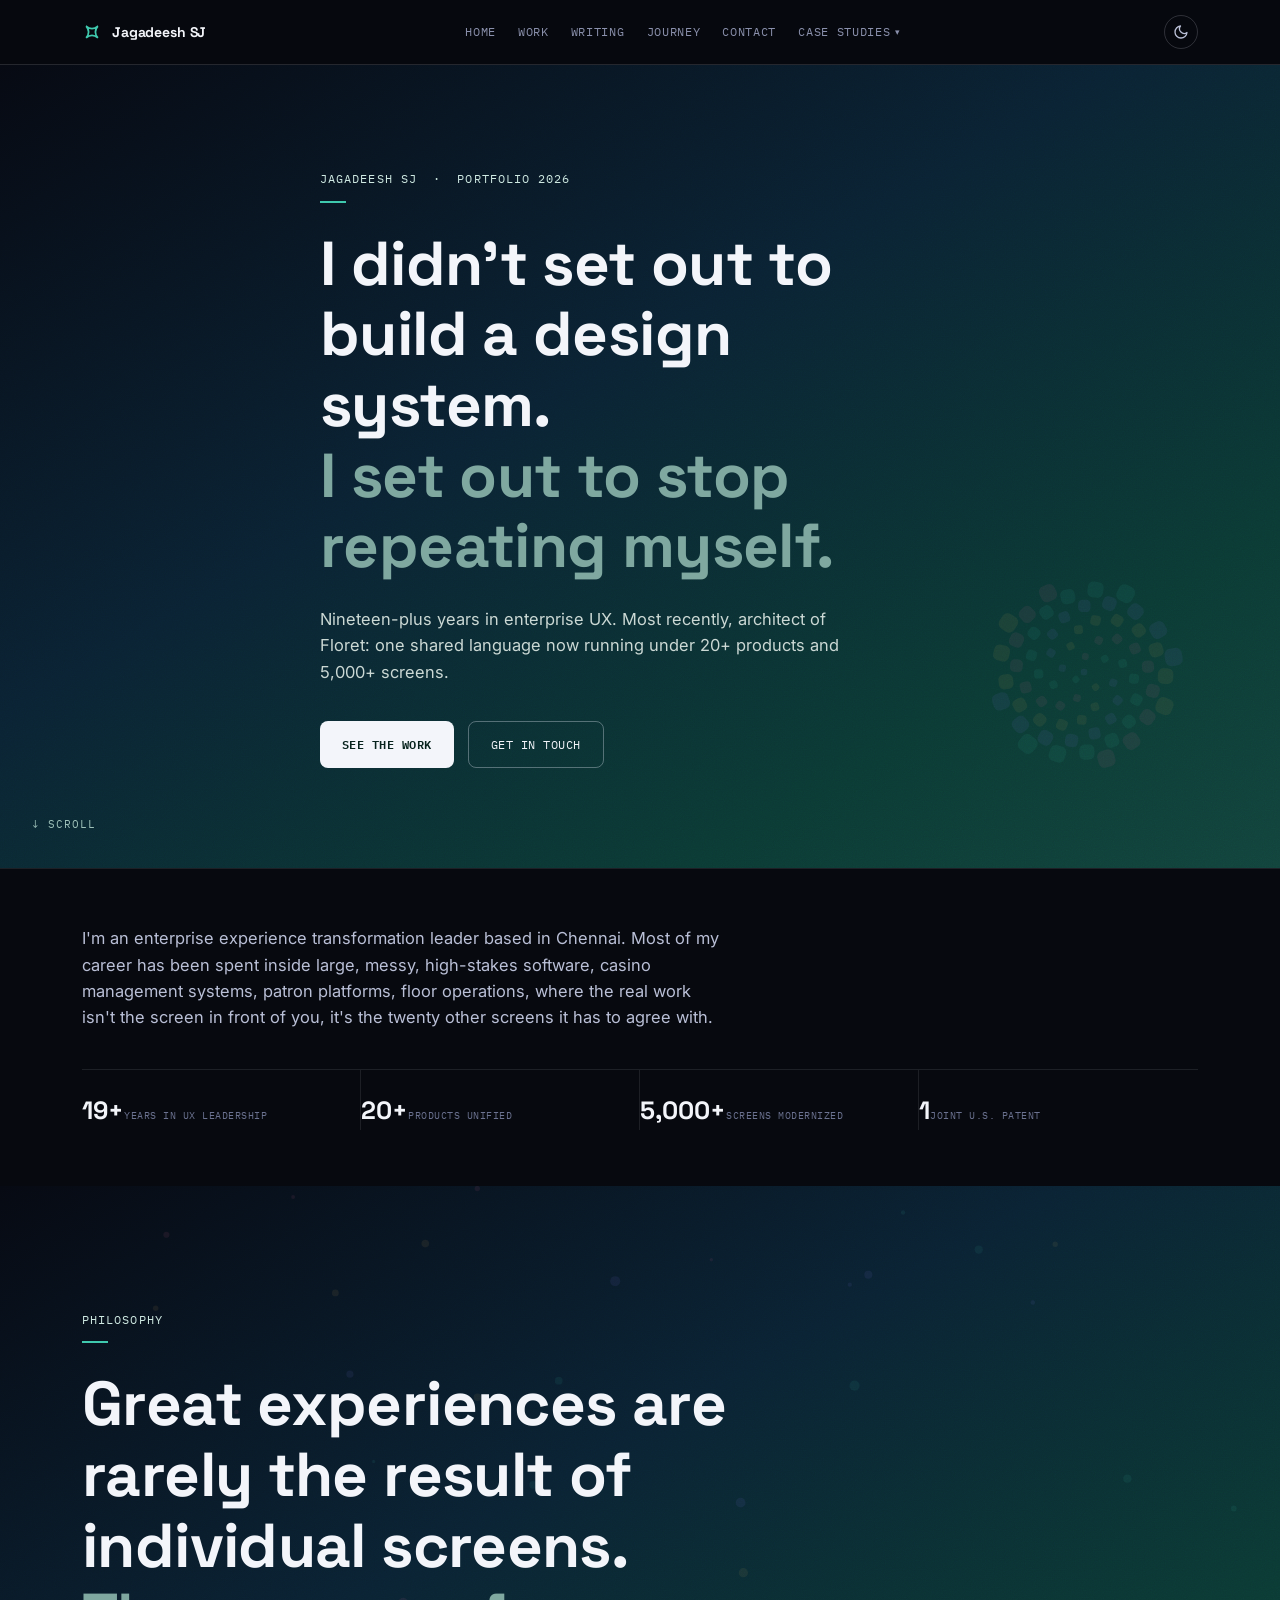
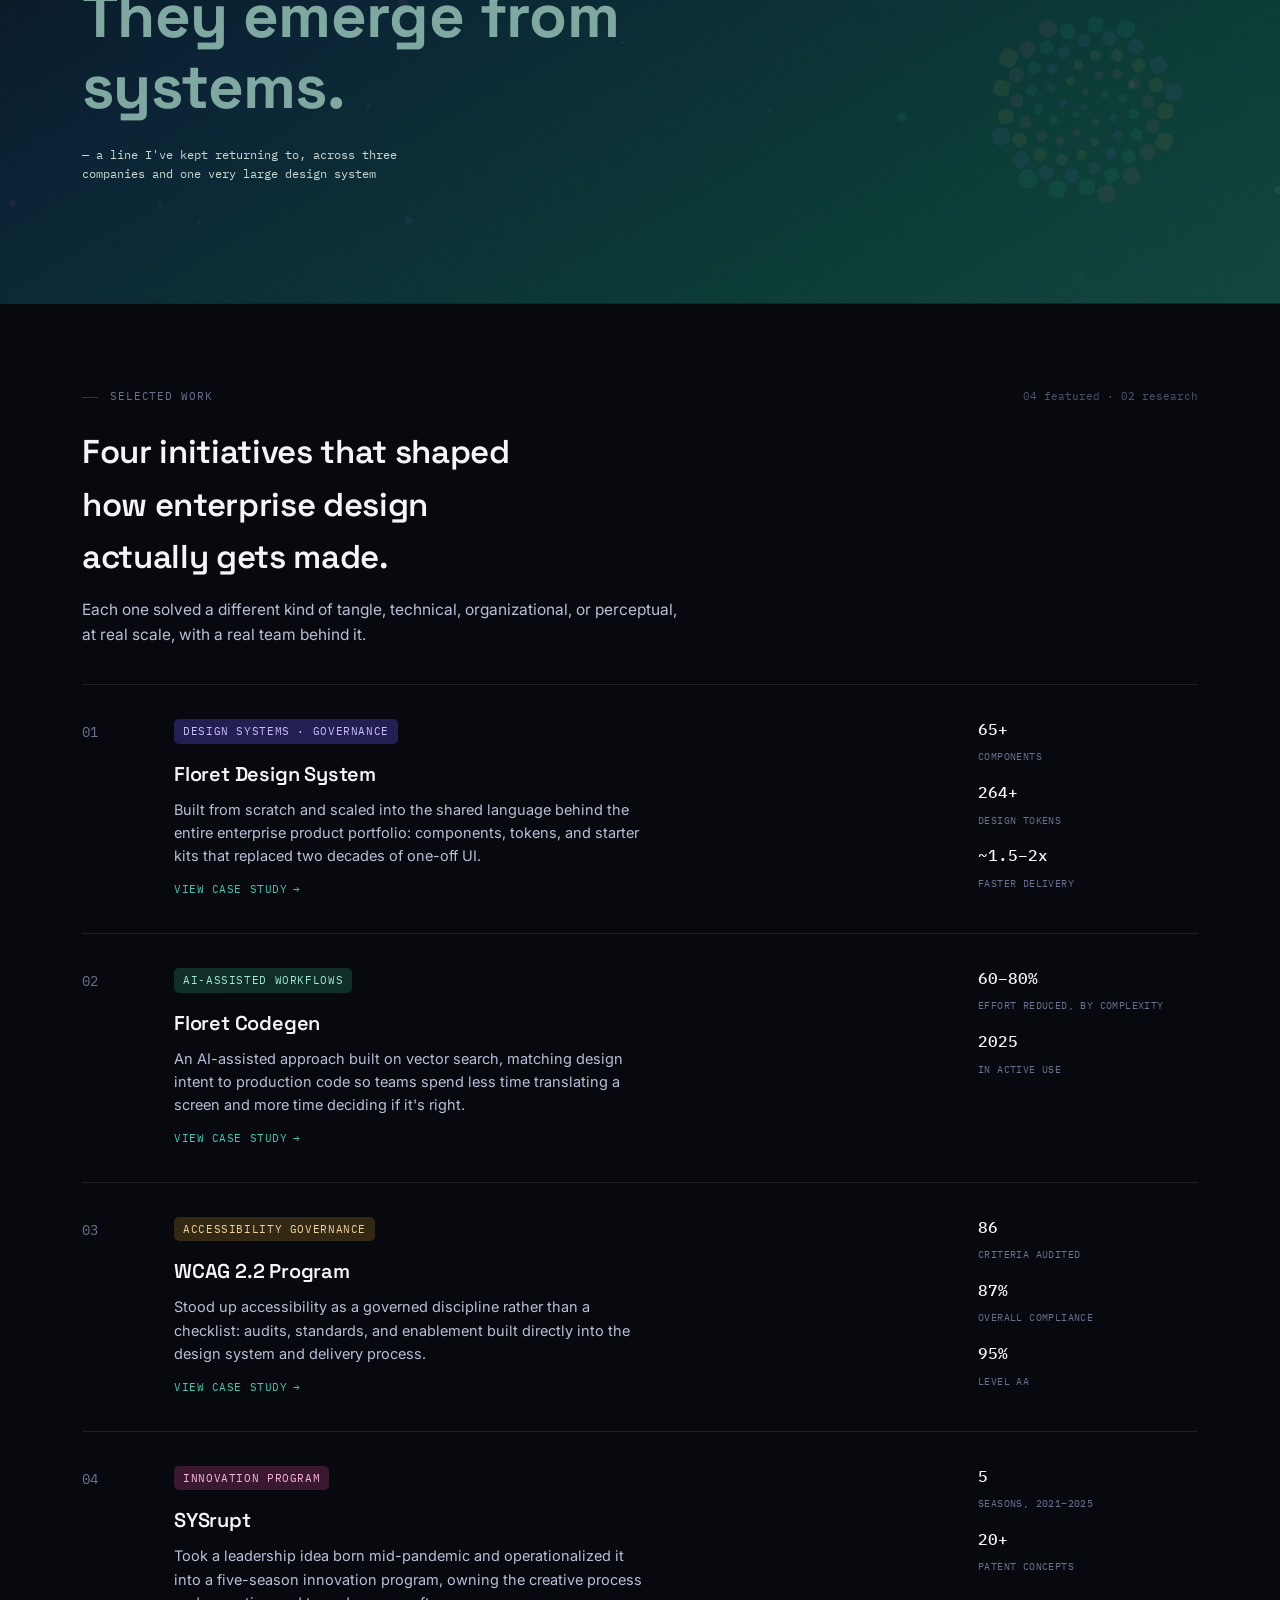
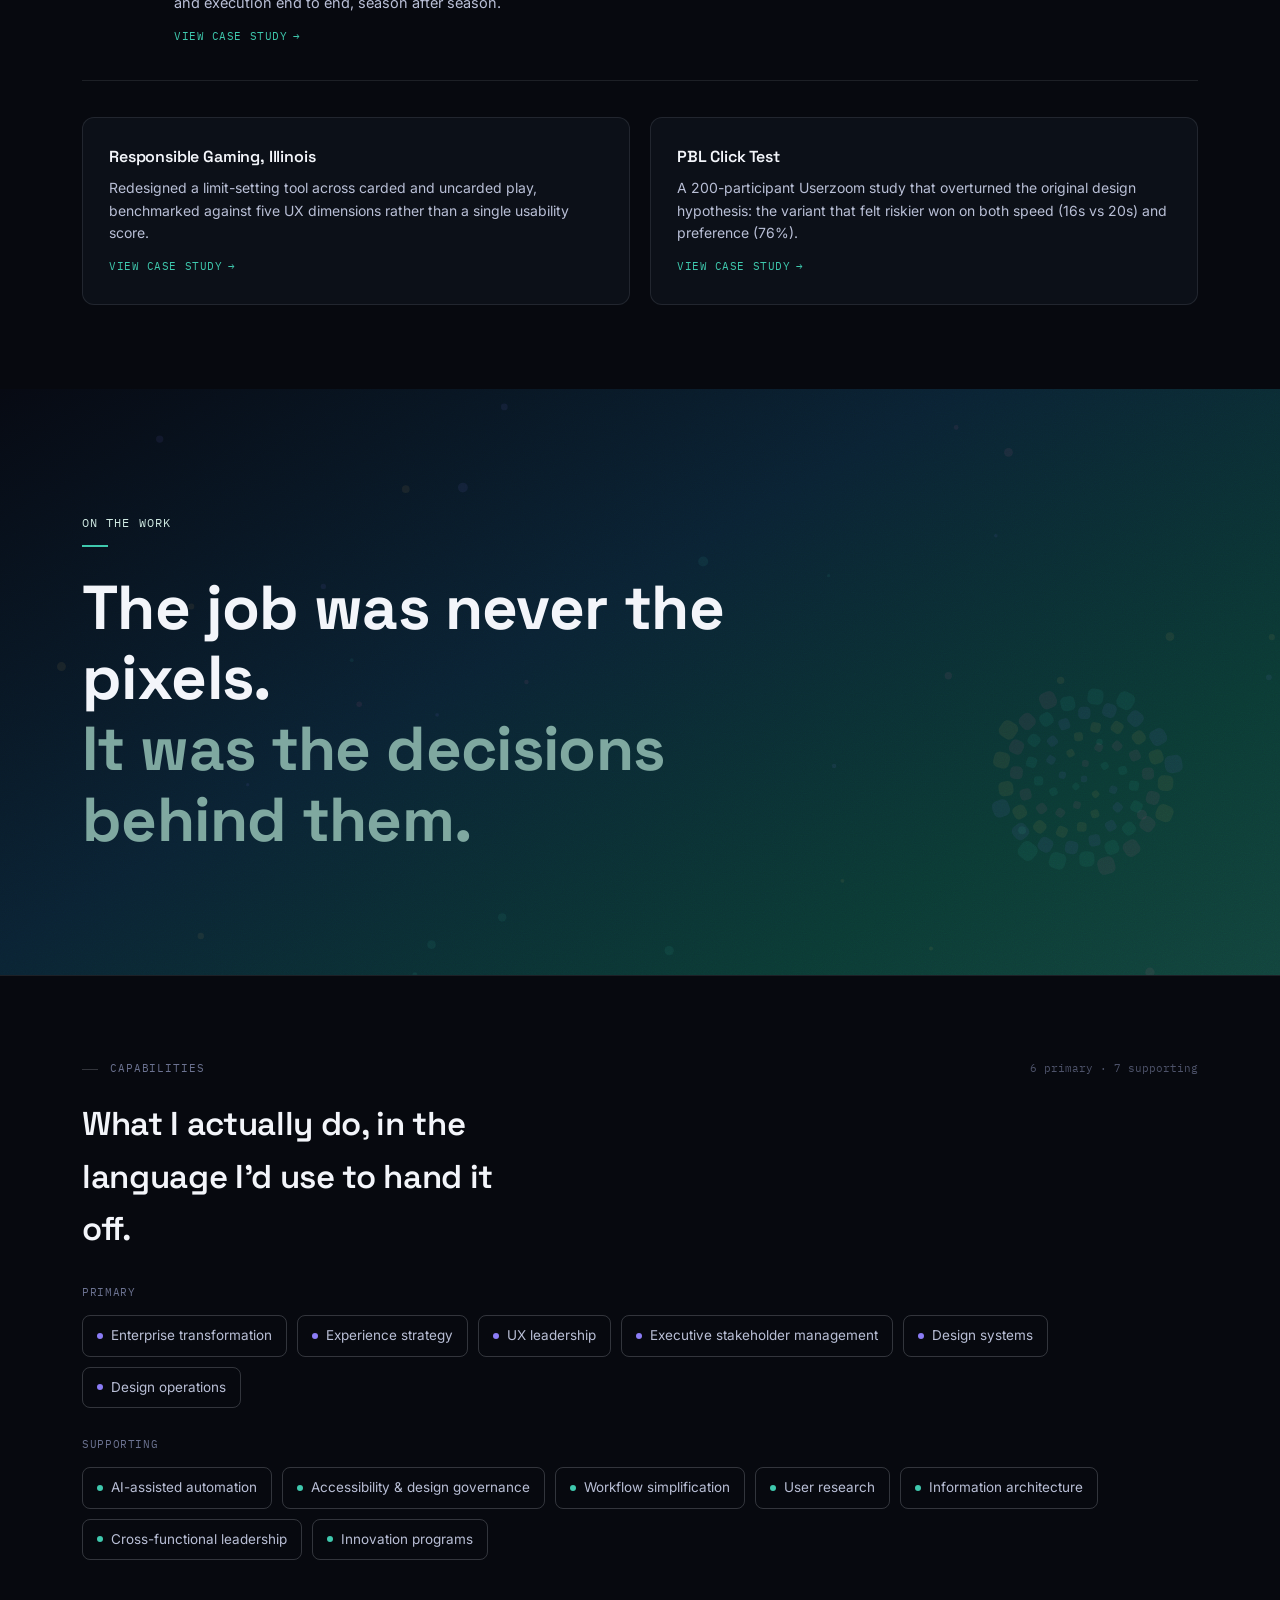
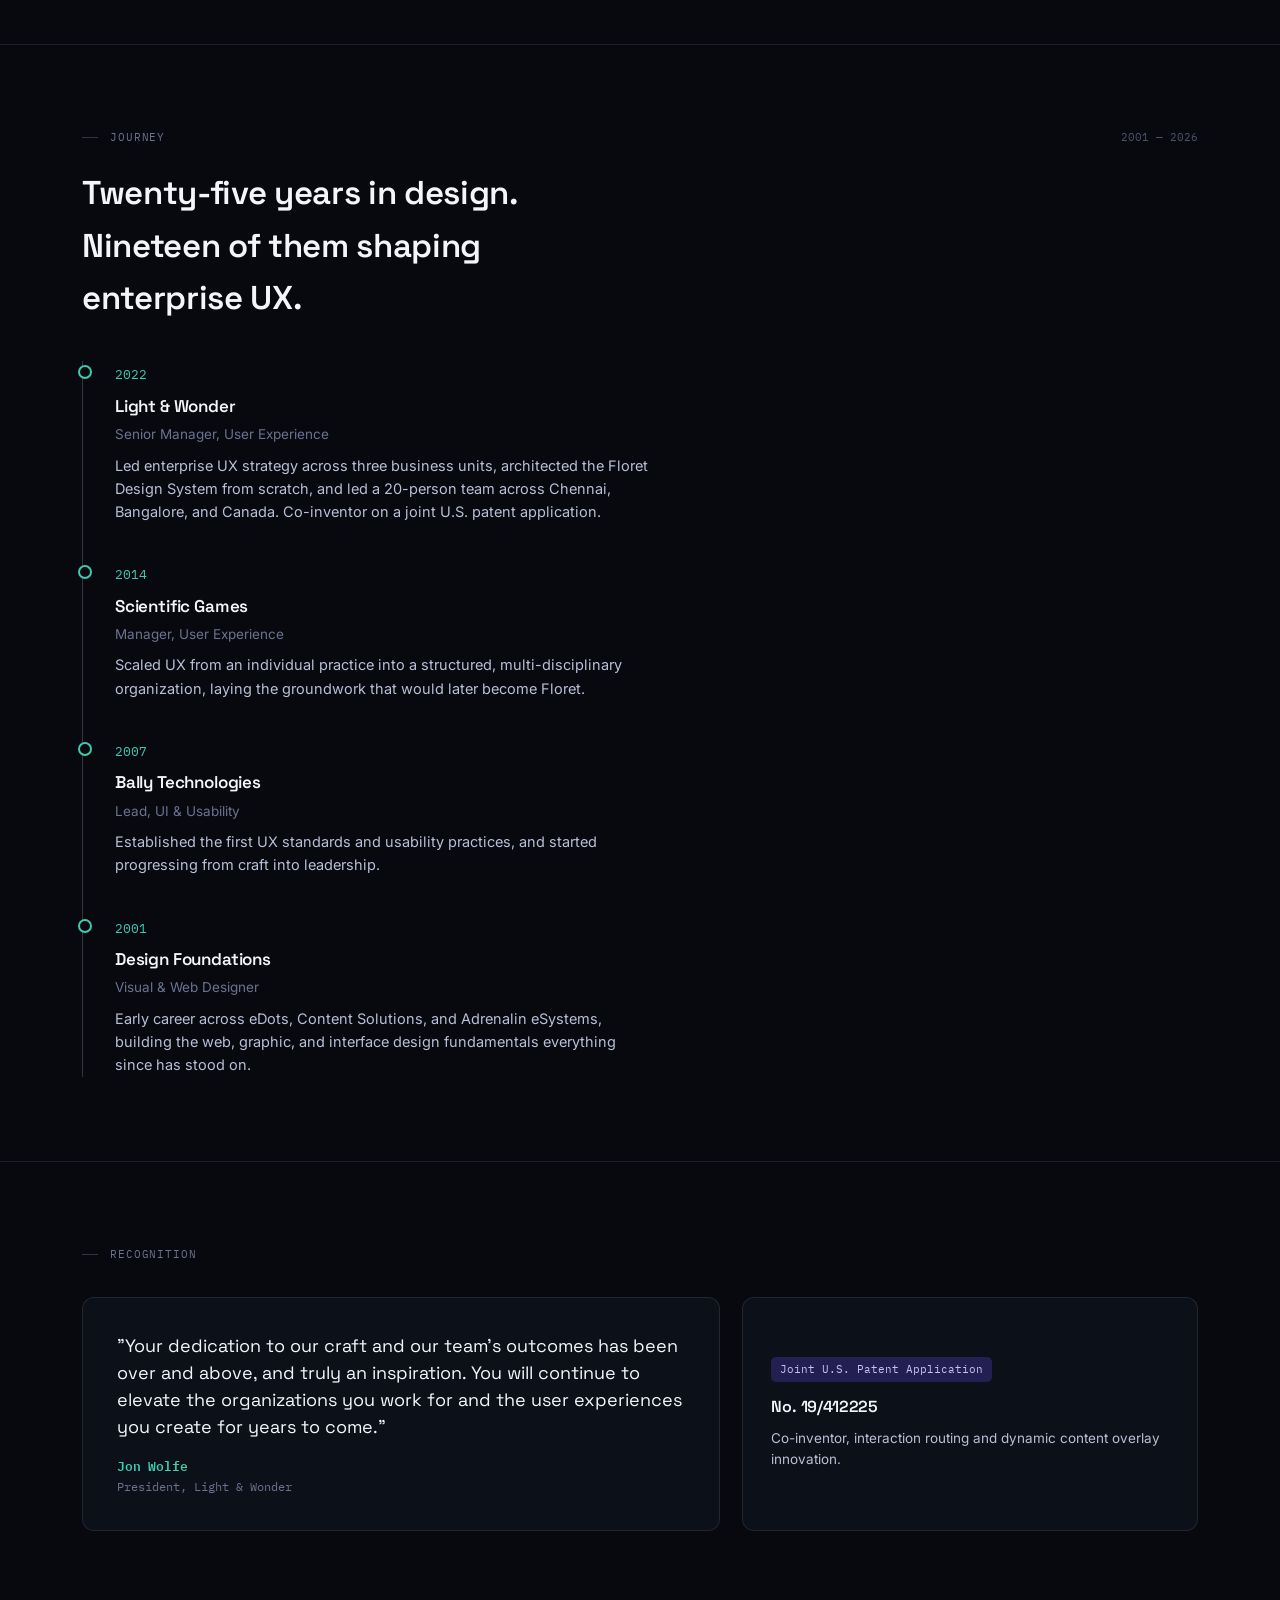
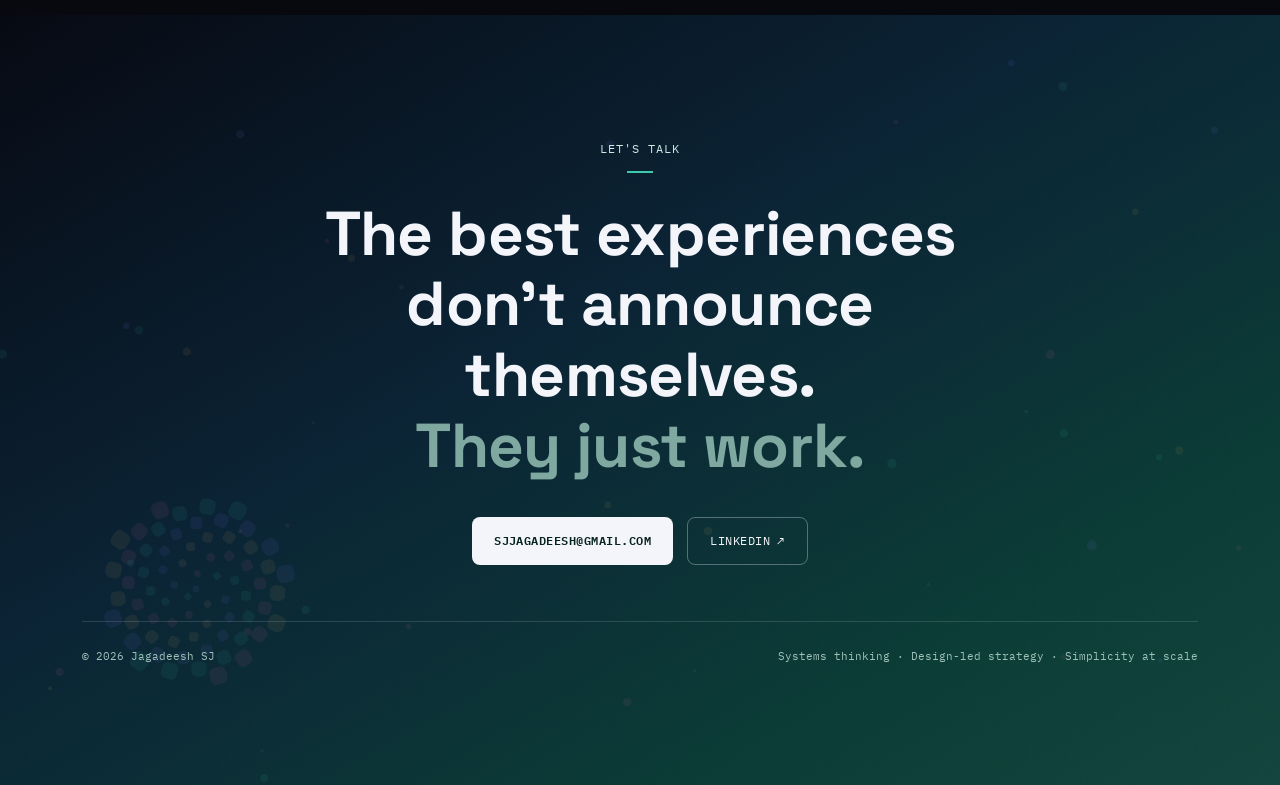
<file: index_v1.html>
<!DOCTYPE html>
<html lang="en">
<head>
<script>(function(){try{var t=localStorage.getItem('siteTheme');if(t==='light'||t==='dark'){document.documentElement.setAttribute('data-theme',t);}}catch(e){}})();</script>
<meta charset="UTF-8">
<meta name="viewport" content="width=device-width, initial-scale=1.0">
<title>Jagadeesh SJ — Enterprise Experience Transformation Leader</title>
<link rel="preconnect" href="https://fonts.googleapis.com">
<link href="https://fonts.googleapis.com/css2?family=Space+Grotesk:wght@500;600;700&family=Inter:wght@400;500;600&family=IBM+Plex+Mono:wght@400;500&display=swap" rel="stylesheet">
<link rel="stylesheet" href="nav.css?v=2">
<script src="nav.js?v=2" defer></script>
<style>
  :root{
    --ink:#07090F;
    --ink-2:#0C1018;
    --ink-3:#101623;
    --line: rgba(224,228,240,0.10);
    --line-strong: rgba(224,228,240,0.20);
    --text: #F3F5FA;
    --text-soft: #B9BFD6;
    --text-dim: #6B7290;
    --violet:#8B7CF6;
    --violet-soft:#241f52;
    --magenta:#F0679F;
    --magenta-soft:#3a1930;
    --teal:#3FC9AE;
    --teal-soft:#0f2e29;
    --amber:#E3B45C;
    --amber-soft:#332813;
    --maxw: 1180px;
    --cover: linear-gradient(150deg, #060912 0%, #0A2233 42%, #0B3A34 78%, #12433C 100%);
  }
  /* ---------- LIGHT THEME (toggled via [data-theme="light"] on <html>) ---------- */
  :root[data-theme="light"]{
    --ink:#F7F7FB;
    --ink-2:#FFFFFF;
    --ink-3:#EDEDF4;
    --line:#E4E3F0;
    --line-strong:#CBCAD9;
    --text:#0B0E23;
    --text-soft:#6B7090;
    --text-dim:#8A8FA8;
    --violet-soft:#EDE9FE;
    --magenta-soft:#FCE4F1;
    --teal-soft:#E3F5F1;
    --amber-soft:#FBF1DE;
  }
  /* the dark gradient .cover bands (hero, philosophy, mid-transition, contact) stay
     unchanged in both themes, same pattern the case studies already use — so a few
     accent colors calibrated for that dark bg need pinning independent of --text/--teal */
  :root[data-theme="light"] .tag-violet{ color:#6C4FF6; }
  :root[data-theme="light"] .tag-teal{ color:#1E9E86; }
  :root[data-theme="light"] .tag-magenta{ color:#C4348A; }
  :root[data-theme="light"] .tag-amber{ color:#B8862E; }
  :root[data-theme="light"] .patent-card .tag{ color:#6C4FF6; }
  :root[data-theme="light"] .case-link,
  :root[data-theme="light"] .tl-year{ color:#1E9E86; }
  :root[data-theme="light"] .tl-item::before{ border-color:#1E9E86; }
  :root[data-theme="light"] a.work-row:focus-visible{ outline-color:#1E9E86; }
  :root[data-theme="light"] a.research-card:hover,
  :root[data-theme="light"] a.research-card:focus-visible{ border-color:#1E9E86; outline-color:#1E9E86; }
  :root[data-theme="light"] body{ transition:background-color .25s ease, color .25s ease; }
  :root[data-theme="light"] .page, :root[data-theme="light"] .work-row, :root[data-theme="light"] .research-card,
  :root[data-theme="light"] .chip, :root[data-theme="light"] .recog-quote, :root[data-theme="light"] .patent-card{
    transition:background-color .25s ease, border-color .25s ease, color .25s ease;
  }
  *{box-sizing:border-box; margin:0; padding:0;}
  html{scroll-behavior:smooth;}
  body{
    background:var(--ink); color:var(--text-soft);
    font-family:'Inter',sans-serif; font-size:16px; line-height:1.6;
    -webkit-font-smoothing:antialiased; overflow-x:hidden;
  }
  ::selection{ background:var(--teal); color:#04110d; }
  a{ color:inherit; text-decoration:none; }
  h1,h2,h3,h4{ font-family:'Space Grotesk',sans-serif; color:var(--text); font-weight:600; letter-spacing:-0.01em; }
  .mono{ font-family:'IBM Plex Mono',monospace; }
  .wrap{ max-width:var(--maxw); margin:0 auto; padding:0 32px; position:relative; z-index:2; }

  /* ---------- eyebrow, the recurring cover-card signature ---------- */
  .eyebrow{
    font-family:'IBM Plex Mono',monospace; font-size:12px; letter-spacing:0.09em; text-transform:uppercase;
    color:#CFE9E2;
  }
  .eyebrow-tick{ display:block; width:26px; height:2px; background:var(--teal); margin-top:10px; }

  /* ---------- COVER PANELS (full-bleed gradient, statement typography) ---------- */
  .cover{
    position:relative; background:var(--cover); overflow:hidden;
    padding:100px 0;
  }
  .cover::after{ /* film grain, matching the hero-card texture */
    content:''; position:absolute; inset:0; z-index:1; opacity:0.5; mix-blend-mode:overlay; pointer-events:none;
    background-image:url("data:image/svg+xml,%3Csvg xmlns='http://www.w3.org/2000/svg' width='140' height='140'%3E%3Cfilter id='n'%3E%3CfeTurbulence type='fractalNoise' baseFrequency='0.9' numOctaves='2' stitchTiles='stitch'/%3E%3C/filter%3E%3Crect width='100%25' height='100%25' filter='url(%23n)' opacity='0.35'/%3E%3C/svg%3E");
  }
  .cover-mark{
    position:absolute; right:-60px; bottom:-60px;
    width:clamp(220px, 40vw, 520px); height:clamp(220px, 40vw, 520px);
    opacity:0.07; z-index:1; pointer-events:none; transform-origin:50% 50%;
    animation:floretDrift 28s ease-in-out infinite;
  }
  @keyframes floretDrift{
    0%, 100%{ transform:rotate(0deg) scale(1); }
    50%{ transform:rotate(4deg) scale(1.06); }
  }
  @media (max-width:600px){
    .cover-mark{ right:-36px; bottom:-36px; }
  }
  .cover-particles{ position:absolute; inset:0; z-index:0; pointer-events:none; opacity:0.55; }
  .particle-dot{ opacity:0.14; animation-name:particleTwinkle; animation-timing-function:ease-in-out; animation-iteration-count:infinite; }
  @keyframes particleTwinkle{
    0%, 100%{ opacity:0.08; transform:translateY(0); }
    50%{ opacity:0.4; transform:translateY(-6px); }
  }
  .cover.tall{ min-height:88vh; display:flex; align-items:center; }
  .cover.short{ padding:120px 0; }
  .statement{
    font-family:'Space Grotesk',sans-serif; font-weight:700; color:#F3F5FA;
    font-size:clamp(30px, 5.4vw, 62px); line-height:1.14; letter-spacing:-0.01em;
    max-width:16ch; margin-top:26px;
  }
  .statement .dim{ color:#7FA8A0; }
  .cover-sub{ margin-top:24px; max-width:52ch; font-size:16.5px; color:#CBD8D4; }

  .status-pill{
    display:inline-flex; align-items:center; gap:9px; margin-top:34px;
    font-family:'IBM Plex Mono',monospace; font-size:11px; letter-spacing:0.05em; text-transform:uppercase;
    color:#DFF3EC; border:1px solid rgba(63,201,174,0.4); padding:8px 14px; border-radius:100px;
  }
  .status-pill::before{ content:''; width:6px; height:6px; border-radius:50%; background:var(--teal); box-shadow:0 0 0 3px rgba(63,201,174,0.25); }

  .cover-actions{ display:flex; gap:14px; margin-top:36px; flex-wrap:wrap; }
  .btn{
    font-family:'IBM Plex Mono',monospace; font-size:12px; letter-spacing:0.04em; text-transform:uppercase;
    padding:13px 22px; border-radius:8px; display:inline-flex; align-items:center; gap:8px;
    transition:transform .18s ease, border-color .18s ease;
  }
  .btn-primary{ background:#F3F5FA; color:#07231d; font-weight:600; }
  .btn-primary:hover{ transform:translateY(-2px); }
  .btn-ghost{ border:1px solid rgba(224,228,240,0.35); color:#F3F5FA; }
  .btn-ghost:hover{ border-color:var(--teal); transform:translateY(-2px); }
  .btn:focus-visible{ outline:2px solid var(--teal); outline-offset:3px; }

  .scroll-cue{
    position:absolute; left:32px; bottom:36px; z-index:2;
    font-family:'IBM Plex Mono',monospace; font-size:10.5px; letter-spacing:0.1em; color:#9FC2BA;
    display:flex; align-items:center; gap:8px;
  }
  .scroll-cue .arrow{ animation:bob 2.2s ease-in-out infinite; }
  @keyframes bob{ 0%,100%{ transform:translateY(0);} 50%{ transform:translateY(4px);} }

  /* ---------- SOLID CONTENT PANELS ---------- */
  .page{ padding:84px 0; border-top:1px solid var(--line); }
  .kicker{ display:flex; align-items:center; gap:12px; margin-bottom:20px; }
  .kicker-line{ width:16px; height:1px; background:var(--line-strong); }
  .kicker-label{ font-family:'IBM Plex Mono',monospace; font-size:11px; letter-spacing:0.08em; text-transform:uppercase; color:var(--text-dim); }
  .kicker-meta{ font-family:'IBM Plex Mono',monospace; font-size:11px; color:var(--text-dim); margin-left:auto; opacity:0.7; }
  .page-title{ font-size:clamp(24px,2.6vw,33px); max-width:22ch; margin-bottom:14px; }
  .page-lede{ max-width:60ch; color:var(--text-soft); font-size:15.5px; }

  /* intro strip under hero */
  .intro-strip{ padding:56px 0; }
  .intro-strip p{ max-width:64ch; font-size:16.5px; color:var(--text-soft); }
  .stat-inline{ display:flex; flex-wrap:wrap; gap:0; margin-top:38px; border-top:1px solid var(--line); }
  .stat-inline div{ flex:1 1 160px; padding:20px 24px 0 0; border-right:1px solid var(--line); }
  .stat-inline div:last-child{ border-right:none; }
  .stat-num{ font-family:'Space Grotesk',sans-serif; font-size:25px; font-weight:700; color:var(--text); }
  .stat-label{ font-family:'IBM Plex Mono',monospace; font-size:10px; color:var(--text-dim); text-transform:uppercase; letter-spacing:0.05em; margin-top:6px; }
  @media (max-width:700px){ .stat-inline div{ flex:1 1 45%; border-right:none; border-bottom:1px solid var(--line); padding-bottom:18px;} }

  /* ---------- WORK: editorial index list ---------- */
  .work-list{ margin-top:36px; border-top:1px solid var(--line); }
  .work-row{ display:grid; grid-template-columns:64px 1fr 220px; gap:28px; padding:32px 0; border-bottom:1px solid var(--line); align-items:start; }
  @media (max-width:820px){ .work-row{ grid-template-columns:40px 1fr; } .work-row .work-metrics-col{ grid-column:1/-1; margin-top:12px; } }
  a.work-row{ transition:background .2s ease, padding-left .2s ease; }
  a.work-row:hover, a.work-row:focus-visible{ background:var(--ink-2); padding-left:12px; padding-right:12px; margin:0 -12px; border-radius:8px; }
  a.work-row:focus-visible{ outline:2px solid var(--teal); outline-offset:-2px; }
  .case-link{ display:inline-flex; align-items:center; gap:6px; margin-top:14px; font-family:'IBM Plex Mono',monospace; font-size:11px; letter-spacing:0.05em; text-transform:uppercase; color:var(--teal); }
  a.work-row:hover .case-link .arrow, a.work-row:focus-visible .case-link .arrow{ transform:translateX(3px); }
  .case-link .arrow{ display:inline-block; transition:transform .2s ease; }
  .work-num{ font-family:'IBM Plex Mono',monospace; font-size:14px; color:var(--text-dim); padding-top:4px; }
  .work-body .tag{ font-family:'IBM Plex Mono',monospace; font-size:10.5px; letter-spacing:0.06em; text-transform:uppercase; display:inline-block; padding:4px 9px; border-radius:5px; margin-bottom:14px; }
  .tag-violet{ color:#c9befe; background:var(--violet-soft); }
  .tag-teal{ color:#9fe6d4; background:var(--teal-soft); }
  .tag-magenta{ color:#f8b7d8; background:var(--magenta-soft); }
  .tag-amber{ color:#f3d19d; background:var(--amber-soft); }
  .work-body h3{ font-size:20px; margin-bottom:8px; }
  .work-body p{ font-size:14.5px; color:var(--text-soft); max-width:52ch; }
  .work-metrics-col{ display:flex; flex-direction:column; gap:12px; }
  .work-metrics-col div{ font-family:'IBM Plex Mono',monospace; }
  .work-metrics-col .n{ font-size:16px; font-weight:500; color:var(--text); display:block; }
  .work-metrics-col .l{ font-size:10px; color:var(--text-dim); text-transform:uppercase; letter-spacing:0.04em; }

  .research-row{ display:grid; grid-template-columns:repeat(2,1fr); gap:20px; margin-top:36px; }
  @media (max-width:820px){ .research-row{ grid-template-columns:1fr; } }
  .research-card{ border:1px solid var(--line); border-radius:12px; padding:26px; background:var(--ink-2); display:block; transition:border-color .2s ease, transform .2s ease; }
  .research-card h4{ font-size:16px; margin-bottom:8px; }
  .research-card p{ font-size:14px; color:var(--text-soft); }
  a.research-card:hover, a.research-card:focus-visible{ border-color:var(--teal); transform:translateY(-2px); }
  a.research-card:focus-visible{ outline:2px solid var(--teal); outline-offset:2px; }

  /* ---------- SYSTEMS ---------- */
  .cap-group{ margin-top:28px; }
  .cap-group-label{ font-family:'IBM Plex Mono',monospace; font-size:10.5px; color:var(--text-dim); text-transform:uppercase; letter-spacing:0.06em; margin-bottom:14px; display:block; }
  .cap-chips{ display:flex; flex-wrap:wrap; gap:10px; }
  .chip{ border:1px solid var(--line-strong); border-radius:8px; padding:9px 14px; font-size:13.5px; color:var(--text-soft); display:flex; align-items:center; gap:8px; }
  .chip .dot{ width:6px; height:6px; border-radius:50%; }

  /* ---------- JOURNEY ---------- */
  .timeline{ margin-top:36px; border-left:1px solid var(--line-strong); }
  .tl-item{ position:relative; padding:0 0 38px 32px; }
  .tl-item:last-child{ padding-bottom:0; }
  .tl-item::before{ content:''; position:absolute; left:-5.5px; top:4px; width:10px; height:10px; border-radius:50%; background:var(--ink); border:2px solid var(--teal); }
  .tl-year{ font-family:'IBM Plex Mono',monospace; font-size:13px; color:var(--teal); }
  .tl-item h4{ font-size:17px; margin:6px 0 4px; }
  .tl-item .tl-org{ font-size:13.5px; color:var(--text-dim); margin-bottom:8px; display:block; }
  .tl-item p{ font-size:14.5px; color:var(--text-soft); max-width:60ch; }

  /* ---------- RECOGNITION ---------- */
  .recog-grid{ display:grid; grid-template-columns:1.4fr 1fr; gap:22px; margin-top:34px; }
  @media (max-width:820px){ .recog-grid{ grid-template-columns:1fr; } }
  .recog-quote{ border:1px solid var(--line); border-radius:12px; padding:34px; background:var(--ink-2); }
  .recog-quote p{ font-family:'Space Grotesk',sans-serif; font-size:18px; color:var(--text); line-height:1.5; }
  .recog-quote cite{ display:block; margin-top:16px; font-family:'IBM Plex Mono',monospace; font-style:normal; font-size:12px; color:var(--text-dim); }
  .patent-card{ border:1px solid var(--line); border-radius:12px; padding:28px; background:var(--ink-2); display:flex; flex-direction:column; justify-content:center; }
  .patent-card .tag{ font-family:'IBM Plex Mono',monospace; font-size:10.5px; color:#c9befe; background:var(--violet-soft); padding:4px 9px; border-radius:5px; display:inline-block; width:fit-content; }
  .patent-card h4{ font-size:16px; margin-top:12px; }
  .patent-card p{ font-size:13.5px; color:var(--text-soft); margin-top:8px; }

  /* ---------- CLOSING COVER / CONTACT ---------- */
  .cover-actions.center{ justify-content:center; }
  .contact-meta{ margin-top:56px; padding-top:26px; border-top:1px solid rgba(224,228,240,0.15); display:flex; justify-content:space-between; flex-wrap:wrap; gap:12px; font-family:'IBM Plex Mono',monospace; font-size:11px; color:#9FC2BA; }

  @media (prefers-reduced-motion: reduce){
    html{ scroll-behavior:auto; }
    .scroll-cue .arrow{ animation:none; }
    .cover-mark{ animation:none; }
    .particle-dot{ animation:none; opacity:0.2; }
    .btn{ transition:none !important; }
    body, .page, .work-row, .research-card, .chip, .recog-quote, .patent-card{ transition:none !important; }
  }
</style>
</head>
<body>

<!-- ============ HERO COVER ============ -->
<header class="cover tall" id="top">
  <svg class="cover-mark" viewBox="0 0 400 400" aria-hidden="true"><g id="floret-hero"></g></svg>
  <div class="wrap">
    <span class="eyebrow">Jagadeesh SJ &nbsp;·&nbsp; Portfolio 2026</span>
    <span class="eyebrow-tick"></span>
    <h1 class="statement">I didn't set out to build a design system.<br><span class="dim">I set out to stop repeating myself.</span></h1>
    <p class="cover-sub">Nineteen-plus years in enterprise UX. Most recently, architect of Floret: one shared language now running under 20+ products and 5,000+ screens.</p>
    <!-- <span class="status-pill">Open to Director / Head of Design roles</span> -->
    <div class="cover-actions">
      <a href="#work" class="btn btn-primary">See the work</a>
      <a href="#contact" class="btn btn-ghost">Get in touch</a>
    </div>
  </div>
  <div class="scroll-cue"><span class="arrow">↓</span><span>SCROLL</span></div>
</header>

<!-- ============ INTRO STRIP ============ -->
<section class="page intro-strip">
  <div class="wrap">
    <p>I'm an enterprise experience transformation leader based in Chennai. Most of my career has been spent inside large, messy, high-stakes software, casino management systems, patron platforms, floor operations, where the real work isn't the screen in front of you, it's the twenty other screens it has to agree with.</p>
    <div class="stat-inline">
      <div><span class="stat-num">19+</span><span class="stat-label">Years in UX leadership</span></div>
      <div><span class="stat-num">20+</span><span class="stat-label">Products unified</span></div>
      <div><span class="stat-num">5,000+</span><span class="stat-label">Screens modernized</span></div>
      <div><span class="stat-num">1</span><span class="stat-label">Joint U.S. patent</span></div>
    </div>
  </div>
</section>

<!-- ============ PHILOSOPHY COVER ============ -->
<section class="cover short">
  <svg class="cover-particles" viewBox="0 0 800 500" preserveAspectRatio="none" aria-hidden="true"><g id="particles-phil"></g></svg>
  <svg class="cover-mark" viewBox="0 0 400 400" aria-hidden="true"><g id="floret-phil"></g></svg>
  <div class="wrap">
    <span class="eyebrow">Philosophy</span>
    <span class="eyebrow-tick"></span>
    <p class="statement" style="max-width:19ch;">Great experiences are rarely the result of individual screens.<br><span class="dim">They emerge from systems.</span></p>
    <p class="cover-sub mono" style="font-family:'IBM Plex Mono',monospace; font-size:12px; margin-top:22px;">— a line I've kept returning to, across three companies and one very large design system</p>
  </div>
</section>

<!-- ============ WORK ============ -->
<section class="page" id="work">
  <div class="wrap">
    <div class="kicker"><span class="kicker-line"></span><span class="kicker-label">Selected work</span><span class="kicker-meta">04 featured · 02 research</span></div>
    <h2 class="page-title">Four initiatives that shaped how enterprise design actually gets made.</h2>
    <p class="page-lede">Each one solved a different kind of tangle, technical, organizational, or perceptual, at real scale, with a real team behind it.</p>

    <div class="work-list">
      <a href="floret_casestudy.html" class="work-row">
        <span class="work-num">01</span>
        <div class="work-body">
          <span class="tag tag-violet">Design systems · Governance</span>
          <h3>Floret Design System</h3>
          <p>Built from scratch and scaled into the shared language behind the entire enterprise product portfolio: components, tokens, and starter kits that replaced two decades of one-off UI.</p>
          <span class="case-link">View case study <span class="arrow">→</span></span>
        </div>
        <div class="work-metrics-col">
          <div><span class="n">65+</span><span class="l">Components</span></div>
          <div><span class="n">264+</span><span class="l">Design tokens</span></div>
          <div><span class="n">~1.5–2x</span><span class="l">Faster delivery</span></div>
        </div>
      </a>

      <a href="floretcodegen_casestudy.html" class="work-row">
        <span class="work-num">02</span>
        <div class="work-body">
          <span class="tag tag-teal">AI-assisted workflows</span>
          <h3>Floret Codegen</h3>
          <p>An AI-assisted approach built on vector search, matching design intent to production code so teams spend less time translating a screen and more time deciding if it's right.</p>
          <span class="case-link">View case study <span class="arrow">→</span></span>
        </div>
        <div class="work-metrics-col">
          <div><span class="n">60–80%</span><span class="l">Effort reduced, by complexity</span></div>
          <div><span class="n">2025</span><span class="l">In active use</span></div>
        </div>
      </a>

      <a href="wcagaccessibility_casestudy.html" class="work-row">
        <span class="work-num">03</span>
        <div class="work-body">
          <span class="tag tag-amber">Accessibility governance</span>
          <h3>WCAG 2.2 Program</h3>
          <p>Stood up accessibility as a governed discipline rather than a checklist: audits, standards, and enablement built directly into the design system and delivery process.</p>
          <span class="case-link">View case study <span class="arrow">→</span></span>
        </div>
        <div class="work-metrics-col">
          <div><span class="n">86</span><span class="l">Criteria audited</span></div>
          <div><span class="n">87%</span><span class="l">Overall compliance</span></div>
          <div><span class="n">95%</span><span class="l">Level AA</span></div>
        </div>
      </a>

      <a href="sysrupt_casestudy.html" class="work-row">
        <span class="work-num">04</span>
        <div class="work-body">
          <span class="tag tag-magenta">Innovation program</span>
          <h3>SYSrupt</h3>
          <p>Took a leadership idea born mid-pandemic and operationalized it into a five-season innovation program, owning the creative process and execution end to end, season after season.</p>
          <span class="case-link">View case study <span class="arrow">→</span></span>
        </div>
        <div class="work-metrics-col">
          <div><span class="n">5</span><span class="l">Seasons, 2021–2025</span></div>
          <div><span class="n">20+</span><span class="l">Patent concepts</span></div>
        </div>
      </a>
    </div>

    <div class="research-row">
      <a href="responsiblegaming_casestudy.html" class="research-card">
        <h4>Responsible Gaming, Illinois</h4>
        <p>Redesigned a limit-setting tool across carded and uncarded play, benchmarked against five UX dimensions rather than a single usability score.</p>
        <span class="case-link">View case study <span class="arrow">→</span></span>
      </a>
      <a href="pbl_casestudy.html" class="research-card">
        <h4>PBL Click Test</h4>
        <p>A 200-participant Userzoom study that overturned the original design hypothesis: the variant that felt riskier won on both speed (16s vs 20s) and preference (76%).</p>
        <span class="case-link">View case study <span class="arrow">→</span></span>
      </a>
    </div>
  </div>
</section>

<!-- ============ MID-TRANSITION COVER ============ -->
<section class="cover short">
  <svg class="cover-particles" viewBox="0 0 800 500" preserveAspectRatio="none" aria-hidden="true"><g id="particles-mid"></g></svg>
  <svg class="cover-mark" viewBox="0 0 400 400" aria-hidden="true"><g id="floret-mid"></g></svg>
  <div class="wrap">
    <span class="eyebrow">On the work</span>
    <span class="eyebrow-tick"></span>
    <p class="statement" style="max-width:17ch;">The job was never the pixels.<br><span class="dim">It was the decisions behind them.</span></p>
  </div>
</section>

<!-- ============ SYSTEMS ============ -->
<section class="page" id="systems">
  <div class="wrap">
    <div class="kicker"><span class="kicker-line"></span><span class="kicker-label">Capabilities</span><span class="kicker-meta">6 primary · 7 supporting</span></div>
    <h2 class="page-title">What I actually do, in the language I'd use to hand it off.</h2>

    <div class="cap-group">
      <span class="cap-group-label">Primary</span>
      <div class="cap-chips">
        <span class="chip"><span class="dot" style="background:#8B7CF6"></span>Enterprise transformation</span>
        <span class="chip"><span class="dot" style="background:#8B7CF6"></span>Experience strategy</span>
        <span class="chip"><span class="dot" style="background:#8B7CF6"></span>UX leadership</span>
        <span class="chip"><span class="dot" style="background:#8B7CF6"></span>Executive stakeholder management</span>
        <span class="chip"><span class="dot" style="background:#8B7CF6"></span>Design systems</span>
        <span class="chip"><span class="dot" style="background:#8B7CF6"></span>Design operations</span>
      </div>
    </div>
    <div class="cap-group">
      <span class="cap-group-label">Supporting</span>
      <div class="cap-chips">
        <span class="chip"><span class="dot" style="background:#3FC9AE"></span>AI-assisted automation</span>
        <span class="chip"><span class="dot" style="background:#3FC9AE"></span>Accessibility & design governance</span>
        <span class="chip"><span class="dot" style="background:#3FC9AE"></span>Workflow simplification</span>
        <span class="chip"><span class="dot" style="background:#3FC9AE"></span>User research</span>
        <span class="chip"><span class="dot" style="background:#3FC9AE"></span>Information architecture</span>
        <span class="chip"><span class="dot" style="background:#3FC9AE"></span>Cross-functional leadership</span>
        <span class="chip"><span class="dot" style="background:#3FC9AE"></span>Innovation programs</span>
      </div>
    </div>
  </div>
</section>

<!-- ============ JOURNEY ============ -->
<section class="page" id="journey">
  <div class="wrap">
    <div class="kicker"><span class="kicker-line"></span><span class="kicker-label">Journey</span><span class="kicker-meta">2001 — 2026</span></div>
    <h2 class="page-title">Twenty-five years in design. Nineteen of them shaping enterprise UX.</h2>
    <div class="timeline">
      <div class="tl-item">
        <span class="tl-year">2022</span>
        <h4>Light &amp; Wonder</h4>
        <span class="tl-org">Senior Manager, User Experience</span>
        <p>Led enterprise UX strategy across three business units, architected the Floret Design System from scratch, and led a 20-person team across Chennai, Bangalore, and Canada. Co-inventor on a joint U.S. patent application.</p>
      </div>
      <div class="tl-item">
        <span class="tl-year">2014</span>
        <h4>Scientific Games</h4>
        <span class="tl-org">Manager, User Experience</span>
        <p>Scaled UX from an individual practice into a structured, multi-disciplinary organization, laying the groundwork that would later become Floret.</p>
      </div>
      <div class="tl-item">
        <span class="tl-year">2007</span>
        <h4>Bally Technologies</h4>
        <span class="tl-org">Lead, UI &amp; Usability</span>
        <p>Established the first UX standards and usability practices, and started progressing from craft into leadership.</p>
      </div>
      <div class="tl-item">
        <span class="tl-year">2001</span>
        <h4>Design Foundations</h4>
        <span class="tl-org">Visual &amp; Web Designer</span>
        <p>Early career across eDots, Content Solutions, and Adrenalin eSystems, building the web, graphic, and interface design fundamentals everything since has stood on.</p>
      </div>
    </div>
  </div>
</section>

<!-- ============ RECOGNITION ============ -->
<section class="page" id="recognition">
  <div class="wrap">
    <div class="kicker"><span class="kicker-line"></span><span class="kicker-label">Recognition</span></div>
    <div class="recog-grid">
      <div class="recog-quote">
        <p>"Your dedication to our craft and our team's outcomes has been over and above, and truly an inspiration. You will continue to elevate the organizations you work for and the user experiences you create for years to come."</p>
        <cite><h3 class="tl-year">Jon Wolfe </h3> President, Light &amp; Wonder</cite>
      </div>
      <div class="patent-card">
        <span class="tag">Joint U.S. Patent Application</span>
        <h4>No. 19/412225</h4>
        <p>Co-inventor, interaction routing and dynamic content overlay innovation.</p>
      </div>
    </div>
  </div>
</section>

<!-- ============ CLOSING COVER / CONTACT ============ -->
<section class="cover" id="contact" style="text-align:center; padding:120px 0;">
  <svg class="cover-particles" viewBox="0 0 800 500" preserveAspectRatio="none" aria-hidden="true"><g id="particles-close"></g></svg>
  <svg class="cover-mark" viewBox="0 0 400 400" aria-hidden="true" style="left:-60px; right:auto;"><g id="floret-close"></g></svg>
  <div class="wrap">
    <span class="eyebrow">Let's talk</span>
    <span class="eyebrow-tick" style="margin-left:auto; margin-right:auto;"></span>
    <h2 class="statement" style="max-width:18ch; margin-left:auto; margin-right:auto;">The best experiences don't announce themselves.<br><span class="dim">They just work.</span></h2>
    <!-- <p class="cover-sub" style="margin-left:auto; margin-right:auto;">Open to Director / Head of Design and Principal Design leadership roles. Based in Chennai, India, open to remote and relocation.</p> -->
    <div class="cover-actions center">
      <a href="mailto:sjjagadeesh@gmail.com" class="btn btn-primary">sjjagadeesh@gmail.com</a>
      <a href="https://www.linkedin.com/in/jagadeesh-sj-2432903/" target="_blank" rel="noopener" class="btn btn-ghost">LinkedIn ↗</a>
    </div>
    <div class="contact-meta">
      <span>© 2026 Jagadeesh SJ</span>
      <span>Systems thinking · Design-led strategy · Simplicity at scale</span>
    </div>
  </div>
</section>

<script>
  // same golden-angle floret geometry as the primary system, used here as a quiet watermark
  function drawFloret(id, count){
    const g = document.getElementById(id);
    if(!g) return;
    const ns = 'http://www.w3.org/2000/svg';
    const cx = 200, cy = 200, goldenAngle = 137.50776;
    const colors = ['#8B7CF6', '#3FC9AE', '#F0679F', '#E3B45C'];
    for (let i = 0; i < count; i++){
      const angle = i * goldenAngle * Math.PI / 180;
      const radius = 8.6 * Math.sqrt(i);
      const x = cx + radius * Math.cos(angle);
      const y = cy + radius * Math.sin(angle);
      const size = 5 + (i / count) * 9;
      const rect = document.createElementNS(ns, 'rect');
      rect.setAttribute('x', x - size/2);
      rect.setAttribute('y', y - size/2);
      rect.setAttribute('width', size);
      rect.setAttribute('height', size);
      rect.setAttribute('rx', size * 0.35);
      rect.setAttribute('fill', colors[i % colors.length]);
      rect.setAttribute('transform', `rotate(${angle * 180/Math.PI} ${x} ${y})`);
      g.appendChild(rect);
    }
  }
  ['floret-hero','floret-phil','floret-mid','floret-close'].forEach(id => drawFloret(id, 70));

  // ambient background particles, scattered across the whole cover — kept low-opacity so it never competes with content
  function drawParticles(id, count){
    const g = document.getElementById(id);
    if(!g) return;
    const ns = 'http://www.w3.org/2000/svg';
    const colors = ['#8B7CF6', '#3FC9AE', '#F0679F', '#E3B45C'];
    for (let i = 0; i < count; i++){
      const x = Math.random() * 800;
      const y = Math.random() * 500;
      const r = 1 + Math.random() * 2.2;
      const circle = document.createElementNS(ns, 'circle');
      circle.setAttribute('cx', x.toFixed(1));
      circle.setAttribute('cy', y.toFixed(1));
      circle.setAttribute('r', r.toFixed(2));
      circle.setAttribute('fill', colors[i % colors.length]);
      circle.setAttribute('class', 'particle-dot');
      circle.style.animationDelay = (-(Math.random() * 10)).toFixed(2) + 's';
      circle.style.animationDuration = (6 + Math.random() * 6).toFixed(2) + 's';
      g.appendChild(circle);
    }
  }
  ['particles-phil','particles-mid','particles-close'].forEach(id => drawParticles(id, 46));
</script>

</body>
</html>
</file>
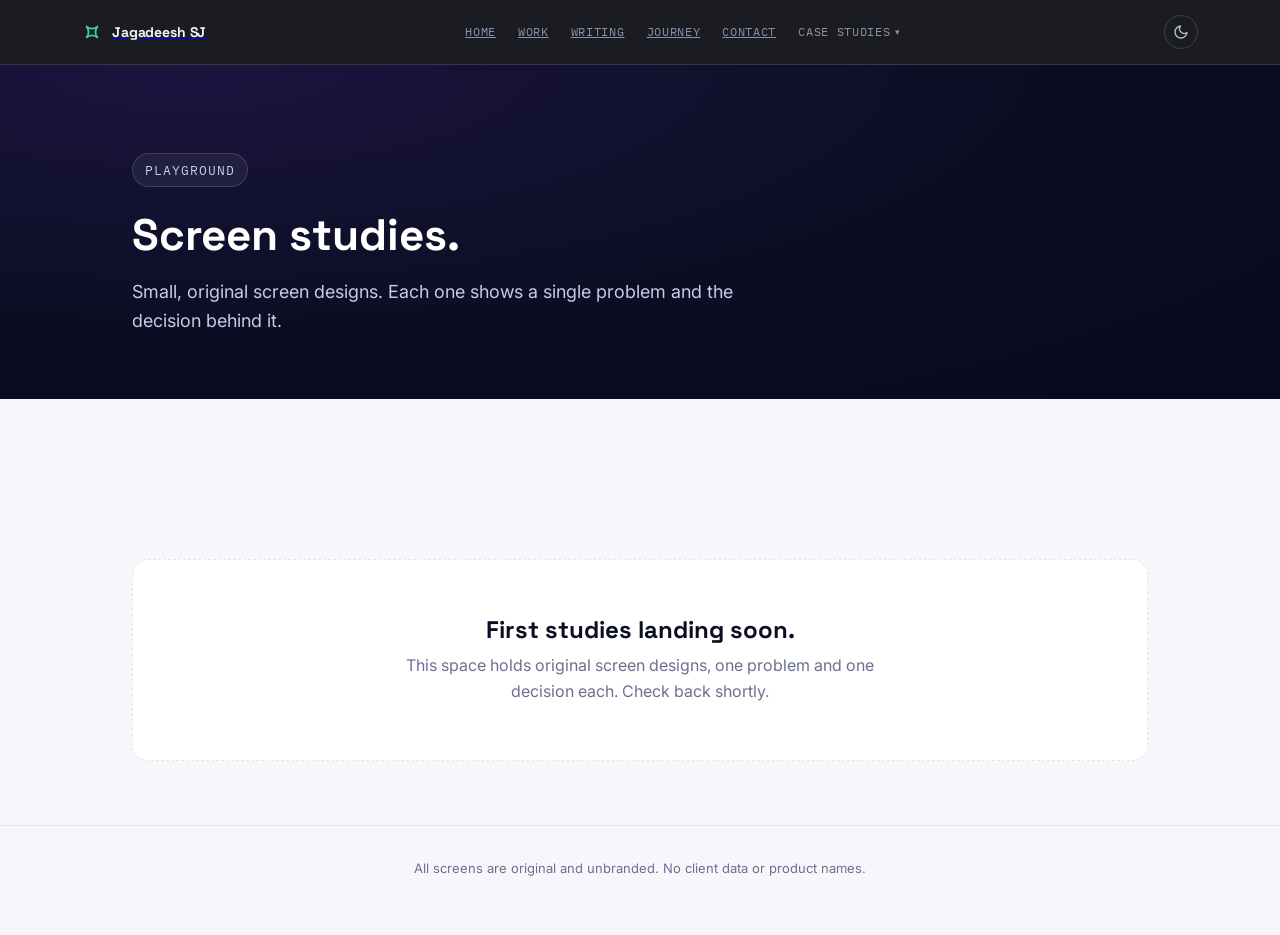
<file: playground.html>
<!DOCTYPE html>
<html lang="en">
<head>
<script>(function(){try{var t=localStorage.getItem('siteTheme');if(t==='light'||t==='dark'){document.documentElement.setAttribute('data-theme',t);}}catch(e){}})();</script>
<meta charset="UTF-8">
<meta name="viewport" content="width=device-width, initial-scale=1.0">
<title>Playground: Screen Studies | Jagadeesh SJ</title>
<meta name="description" content="A small gallery of original screen studies: one problem, one decision per screen.">
<style>
  @import url('https://fonts.googleapis.com/css2?family=Space+Grotesk:wght@500;600;700&family=Inter:wght@400;500;600;700&family=IBM+Plex+Mono:wght@500;600&display=swap');
  :root{--ink:#0B0E23;--paper:#F7F7FB;--paper-2:#FFFFFF;--violet:#6C4FF6;--magenta:#E23FA0;--text-soft:#6B7090;--text-on-ink:#C7CAE8;--line:#E4E3F0;}
  :root[data-theme="dark"]{--ink:#EDEFF7;--paper:#0B0E23;--paper-2:#141936;--text-soft:#9BA0C0;--line:#262C48;}
  *{box-sizing:border-box;} body{margin:0;background:var(--paper);color:var(--ink);font-family:'Inter',system-ui,sans-serif;line-height:1.6;transition:background-color .25s ease,color .25s ease;}
  h1,h2,h3{font-family:'Space Grotesk','Inter',sans-serif;margin:0;line-height:1.2;}
  .wrap{max-width:1080px;margin:0 auto;padding:0 32px;}
  .hero{background:radial-gradient(120% 140% at 15% 0%,#1B1440 0%,#0B0E23 55%,#08091C 100%);color:#fff;padding:88px 0 64px;}
  .eyebrow{font-family:'IBM Plex Mono',monospace;font-size:12.5px;letter-spacing:.08em;text-transform:uppercase;color:var(--text-on-ink);background:rgba(255,255,255,.06);border:1px solid rgba(255,255,255,.14);padding:6px 12px;border-radius:999px;display:inline-block;}
  .hero h1{font-size:44px;margin:22px 0 16px;max-width:760px;} .hero p{font-size:18px;color:var(--text-on-ink);max-width:620px;margin:0;}
  .filters{display:flex;gap:8px;flex-wrap:wrap;margin:36px 0 24px;}
  .filters button{font:600 13px 'Inter',sans-serif;border:1px solid var(--line);background:var(--paper-2);color:var(--ink);padding:7px 14px;border-radius:999px;cursor:pointer;}
  .filters button[aria-pressed="true"]{background:var(--violet);border-color:var(--violet);color:#fff;}
  .grid{display:grid;grid-template-columns:repeat(auto-fill,minmax(320px,1fr));gap:24px;padding-bottom:64px;}
  .card{background:var(--paper-2);border:1px solid var(--line);border-radius:16px;overflow:hidden;display:flex;flex-direction:column;}
  .card button.shot{all:unset;cursor:zoom-in;display:block;background:var(--paper);}
  .card img{width:100%;display:block;aspect-ratio:16/10;object-fit:cover;object-position:top;}
  .card .b{padding:18px 20px 20px;} .card h3{font-size:18px;}
  .card dt{font:600 11px 'IBM Plex Mono',monospace;letter-spacing:.06em;text-transform:uppercase;color:var(--violet);margin-top:12px;}
  .card dd{margin:2px 0 0;color:var(--text-soft);font-size:14.5px;}
  .tags{display:flex;gap:6px;flex-wrap:wrap;margin-top:14px;} .tags span{font:500 11px 'IBM Plex Mono',monospace;color:var(--text-soft);border:1px solid var(--line);border-radius:6px;padding:2px 8px;}
  .empty{border:1px dashed var(--line);border-radius:16px;padding:56px 32px;text-align:center;margin:36px 0 64px;background:var(--paper-2);}
  .empty h2{font-size:24px;margin-bottom:8px;} .empty p{color:var(--text-soft);max-width:520px;margin:0 auto;}
  dialog{border:0;padding:0;background:transparent;max-width:94vw;max-height:94vh;} dialog::backdrop{background:rgba(5,6,16,.85);}
  dialog img{max-width:94vw;max-height:90vh;border-radius:10px;display:block;}
  footer{padding:32px 0 56px;border-top:1px solid var(--line);} footer p{margin:0;text-align:center;color:var(--text-soft);font-size:13px;}
  @media (max-width:820px){.hero h1{font-size:32px;}}
</style>
<link rel="stylesheet" href="nav.css?v=2">
<script src="nav.js?v=2" defer></script>
<!-- Google Analytics (GA4) -->
<script async src="https://www.googletagmanager.com/gtag/js?id=G-6GDXJ82PP9"></script>
<script>
  window.dataLayer = window.dataLayer || [];
  function gtag(){dataLayer.push(arguments);}
  gtag('js', new Date());
  gtag('config', 'G-6GDXJ82PP9');
</script>
</head>
<body>
<div class="hero"><div class="wrap">
  <span class="eyebrow">Playground</span>
  <h1>Screen studies.</h1>
  <p>Small, original screen designs. Each one shows a single problem and the decision behind it.</p>
</div></div>
<main class="wrap">
  <div class="filters" id="filters" hidden></div>
  <div class="grid" id="grid"></div>
  <div class="empty" id="empty" hidden><h2>First studies landing soon.</h2><p>This space holds original screen designs, one problem and one decision each. Check back shortly.</p></div>
</main>
<dialog id="lb"><img alt="" id="lbimg"></dialog>
<footer><div class="wrap"><p>All screens are original and unbranded. No client data or product names.</p></div></footer>
<script>
(function(){
  var grid=document.getElementById('grid'),empty=document.getElementById('empty'),filters=document.getElementById('filters'),lb=document.getElementById('lb'),lbimg=document.getElementById('lbimg');
  function el(t,c,x){var n=document.createElement(t);if(c)n.className=c;if(x!=null)n.textContent=x;return n;}
  function render(items,tag){
    grid.textContent='';
    items.filter(function(s){return !tag||(s.tags||[]).indexOf(tag)>-1;}).forEach(function(s){
      var card=el('article','card'),btn=el('button','shot'),img=document.createElement('img');
      btn.type='button';btn.setAttribute('aria-label','Enlarge: '+s.title);
      img.src='playground/'+s.image;img.alt=s.title;img.loading='lazy';btn.appendChild(img);
      btn.onclick=function(){lbimg.src=img.src;lbimg.alt=s.title;lb.showModal();};
      var b=el('div','b');b.appendChild(el('h3',null,s.title));
      var dl=el('dl');
      if(s.problem){dl.appendChild(el('dt',null,'Problem'));dl.appendChild(el('dd',null,s.problem));}
      if(s.takeaway){dl.appendChild(el('dt',null,'Decision'));dl.appendChild(el('dd',null,s.takeaway));}
      b.appendChild(dl);
      if(s.tags&&s.tags.length){var t=el('div','tags');s.tags.forEach(function(x){t.appendChild(el('span',null,x));});b.appendChild(t);}
      card.appendChild(btn);card.appendChild(b);grid.appendChild(card);
    });
  }
  lb.addEventListener('click',function(){lb.close();});
  fetch('playground/screens.json?v='+Date.now()).then(function(r){return r.json();}).then(function(items){
    if(!items.length){empty.hidden=false;return;}
    items.sort(function(a,b){return (b.date||'').localeCompare(a.date||'');});
    var tags=[];items.forEach(function(s){(s.tags||[]).forEach(function(t){if(tags.indexOf(t)<0)tags.push(t);});});
    if(tags.length>1){filters.hidden=false;['All'].concat(tags).forEach(function(t){
      var b=el('button',null,t);b.type='button';b.setAttribute('aria-pressed',t==='All'?'true':'false');
      b.onclick=function(){Array.prototype.forEach.call(filters.children,function(c){c.setAttribute('aria-pressed','false');});b.setAttribute('aria-pressed','true');render(items,t==='All'?null:t);};
      filters.appendChild(b);});}
    render(items);
  }).catch(function(){empty.hidden=false;});
})();
</script>
</body>
</html>
</file>
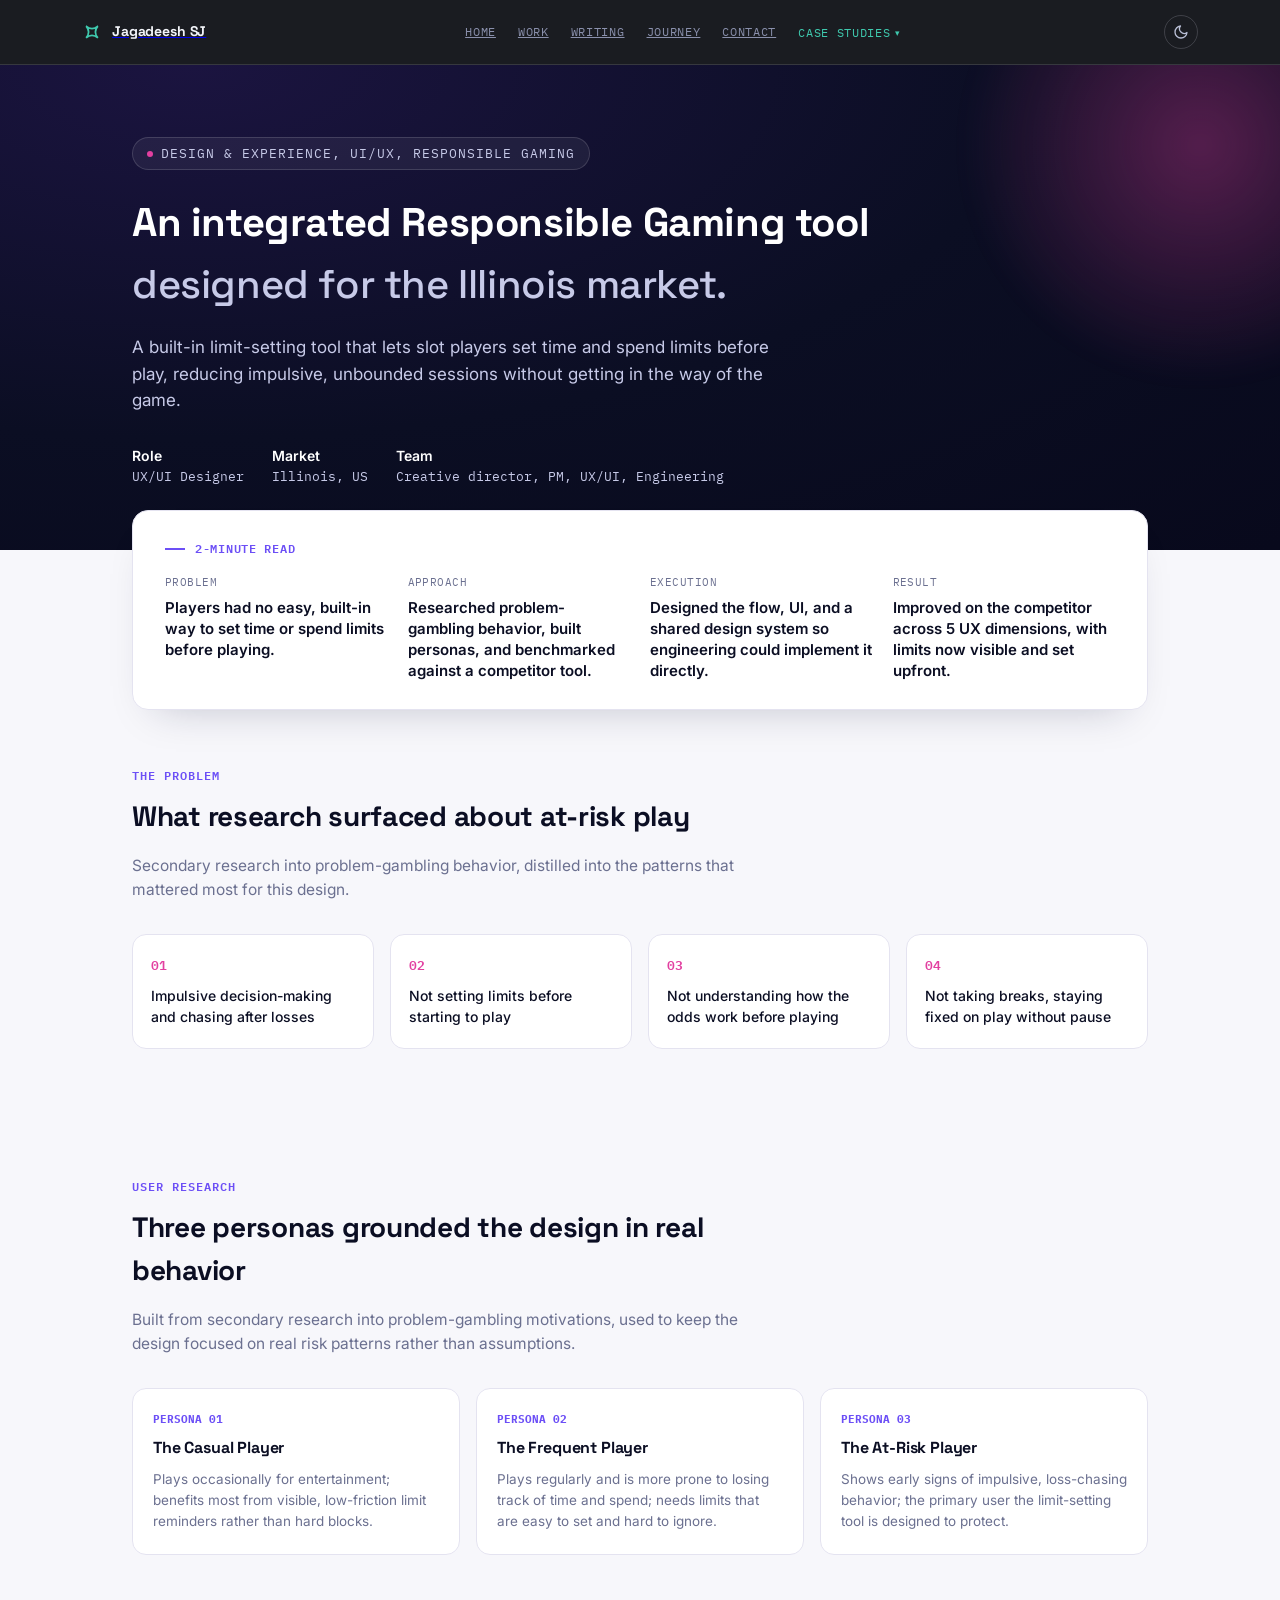
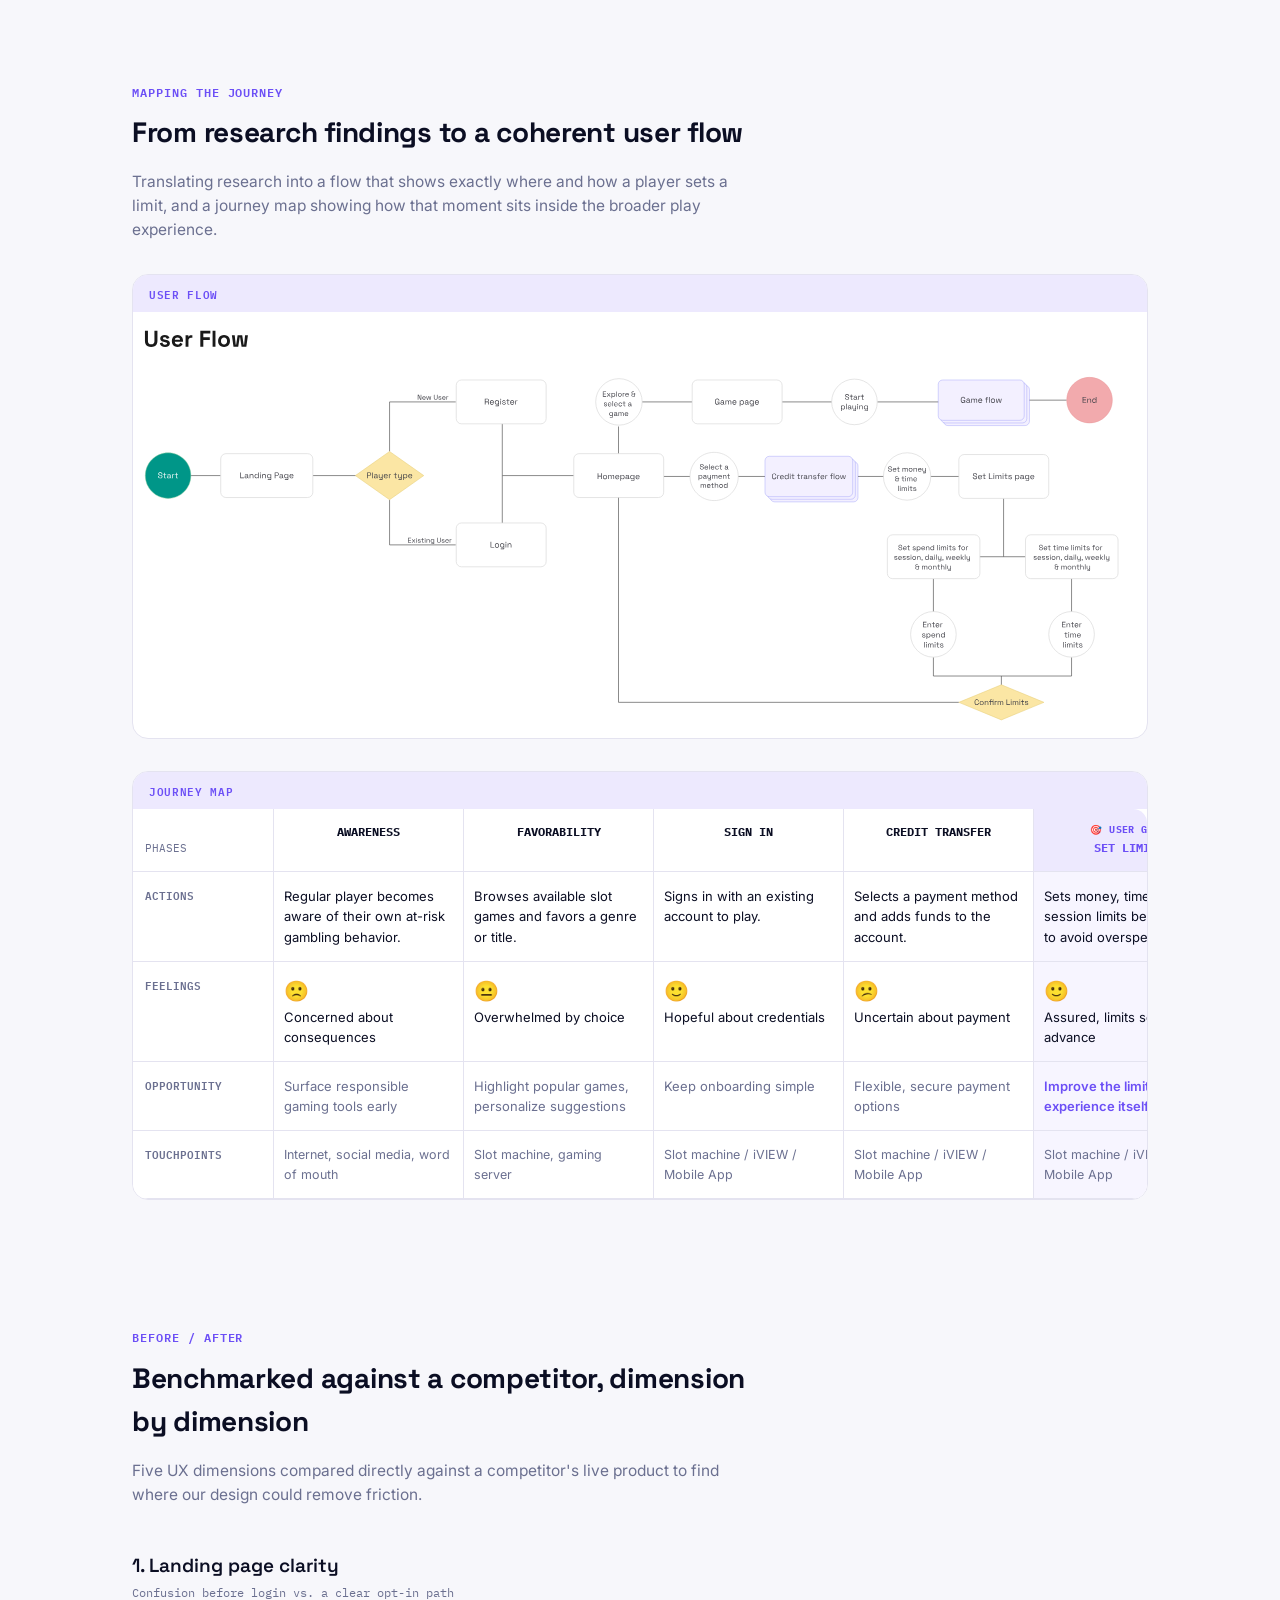
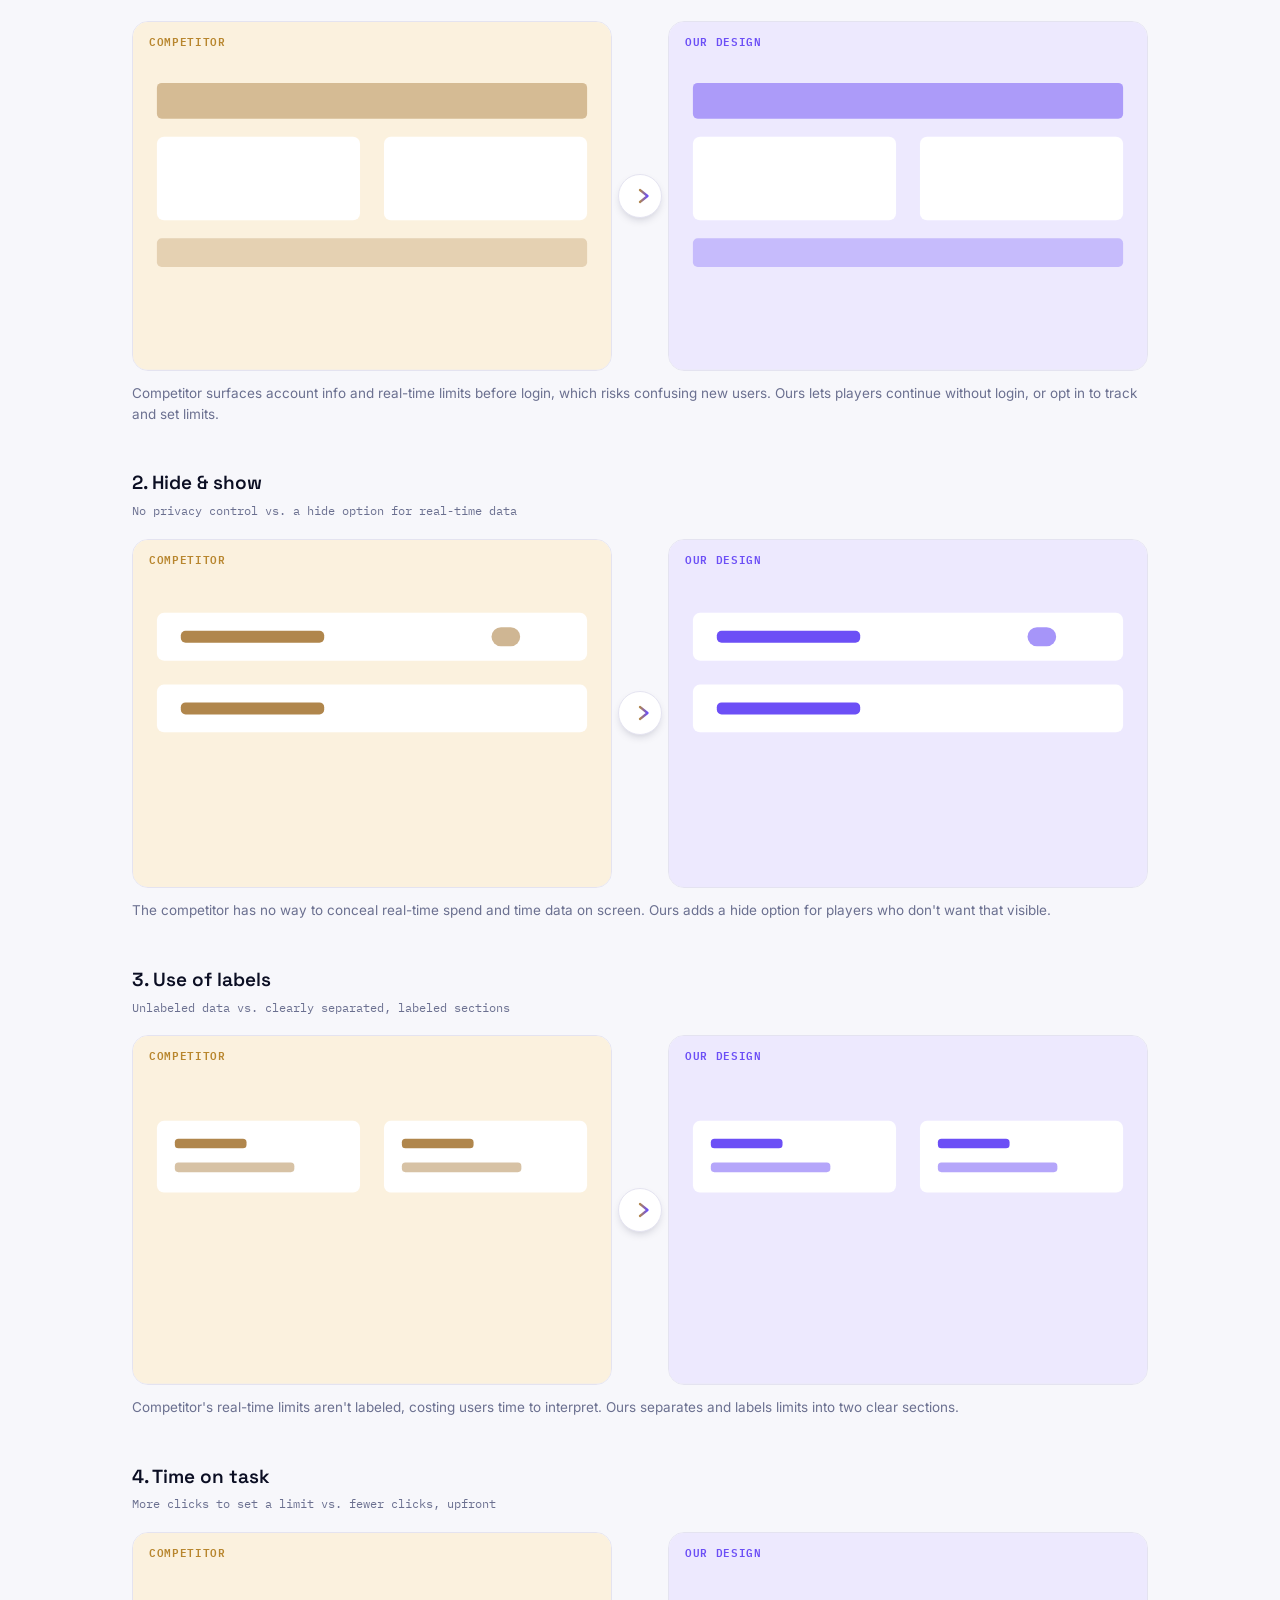
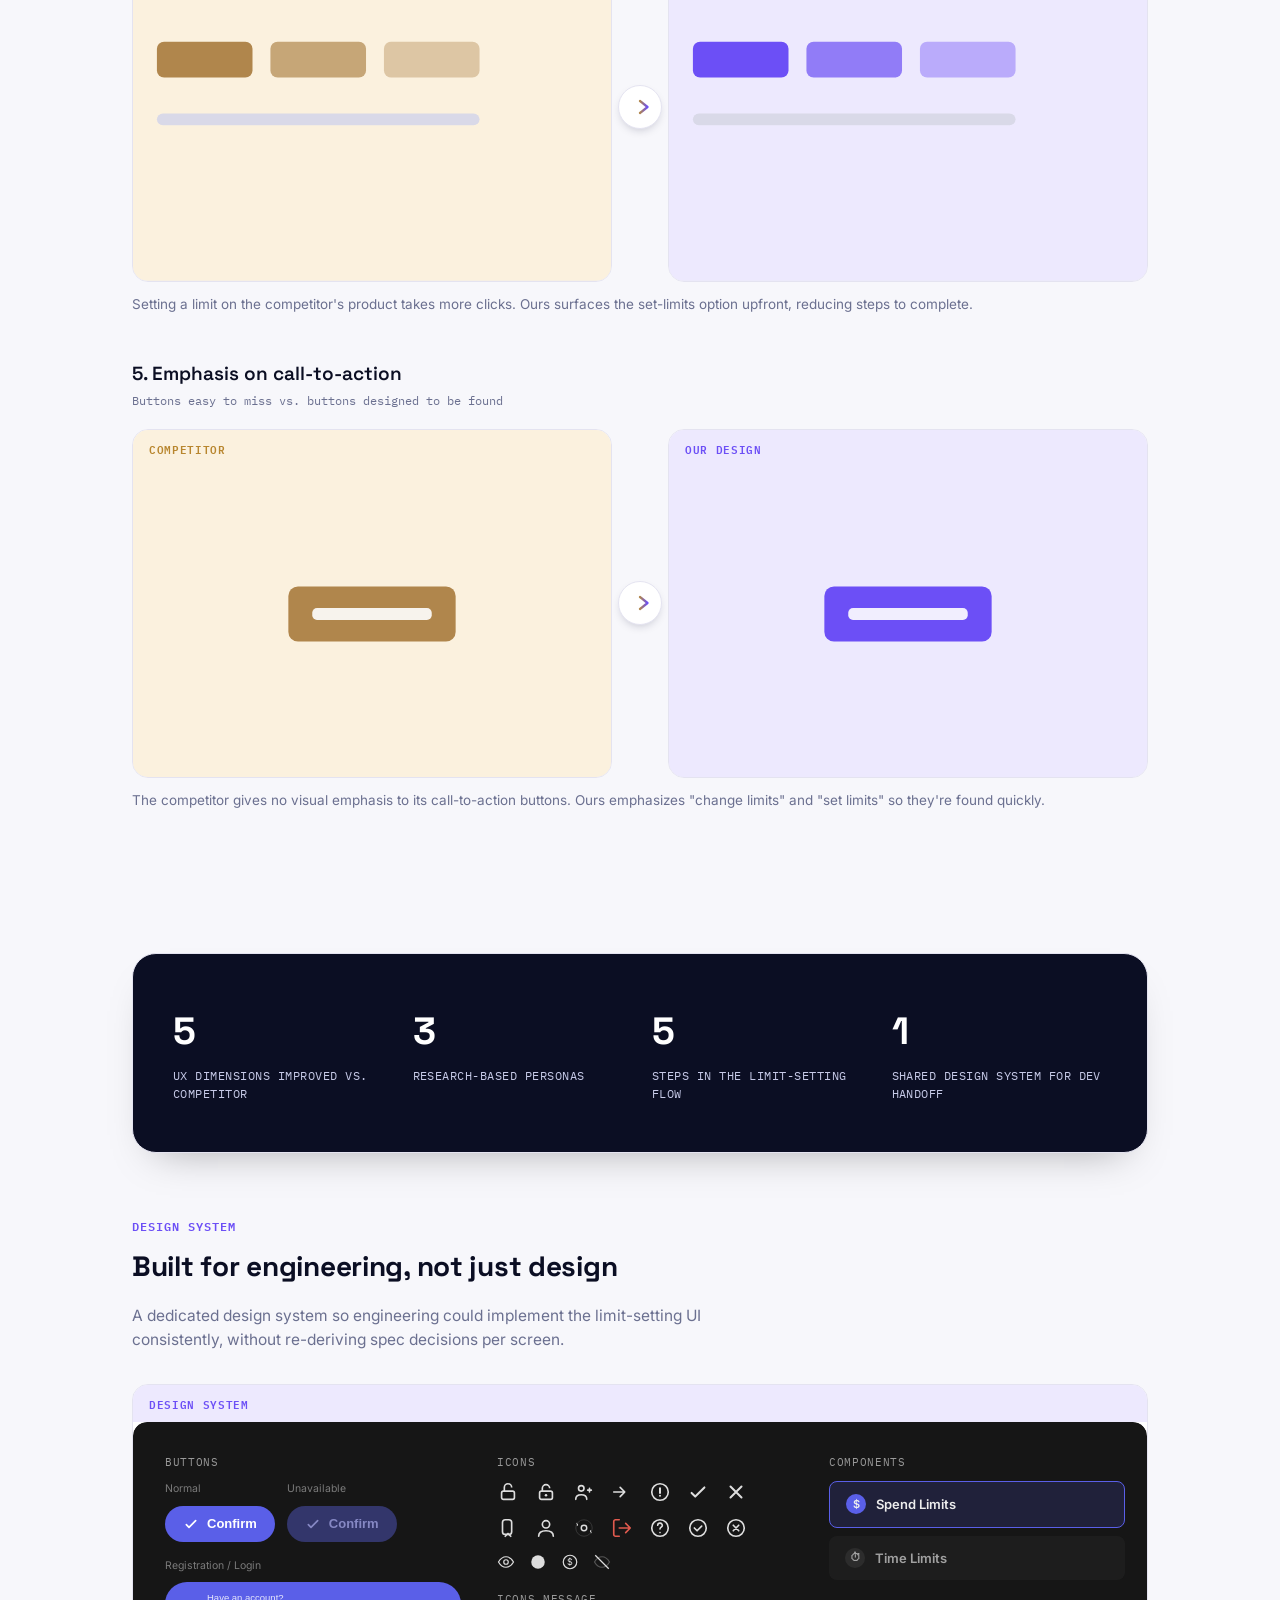
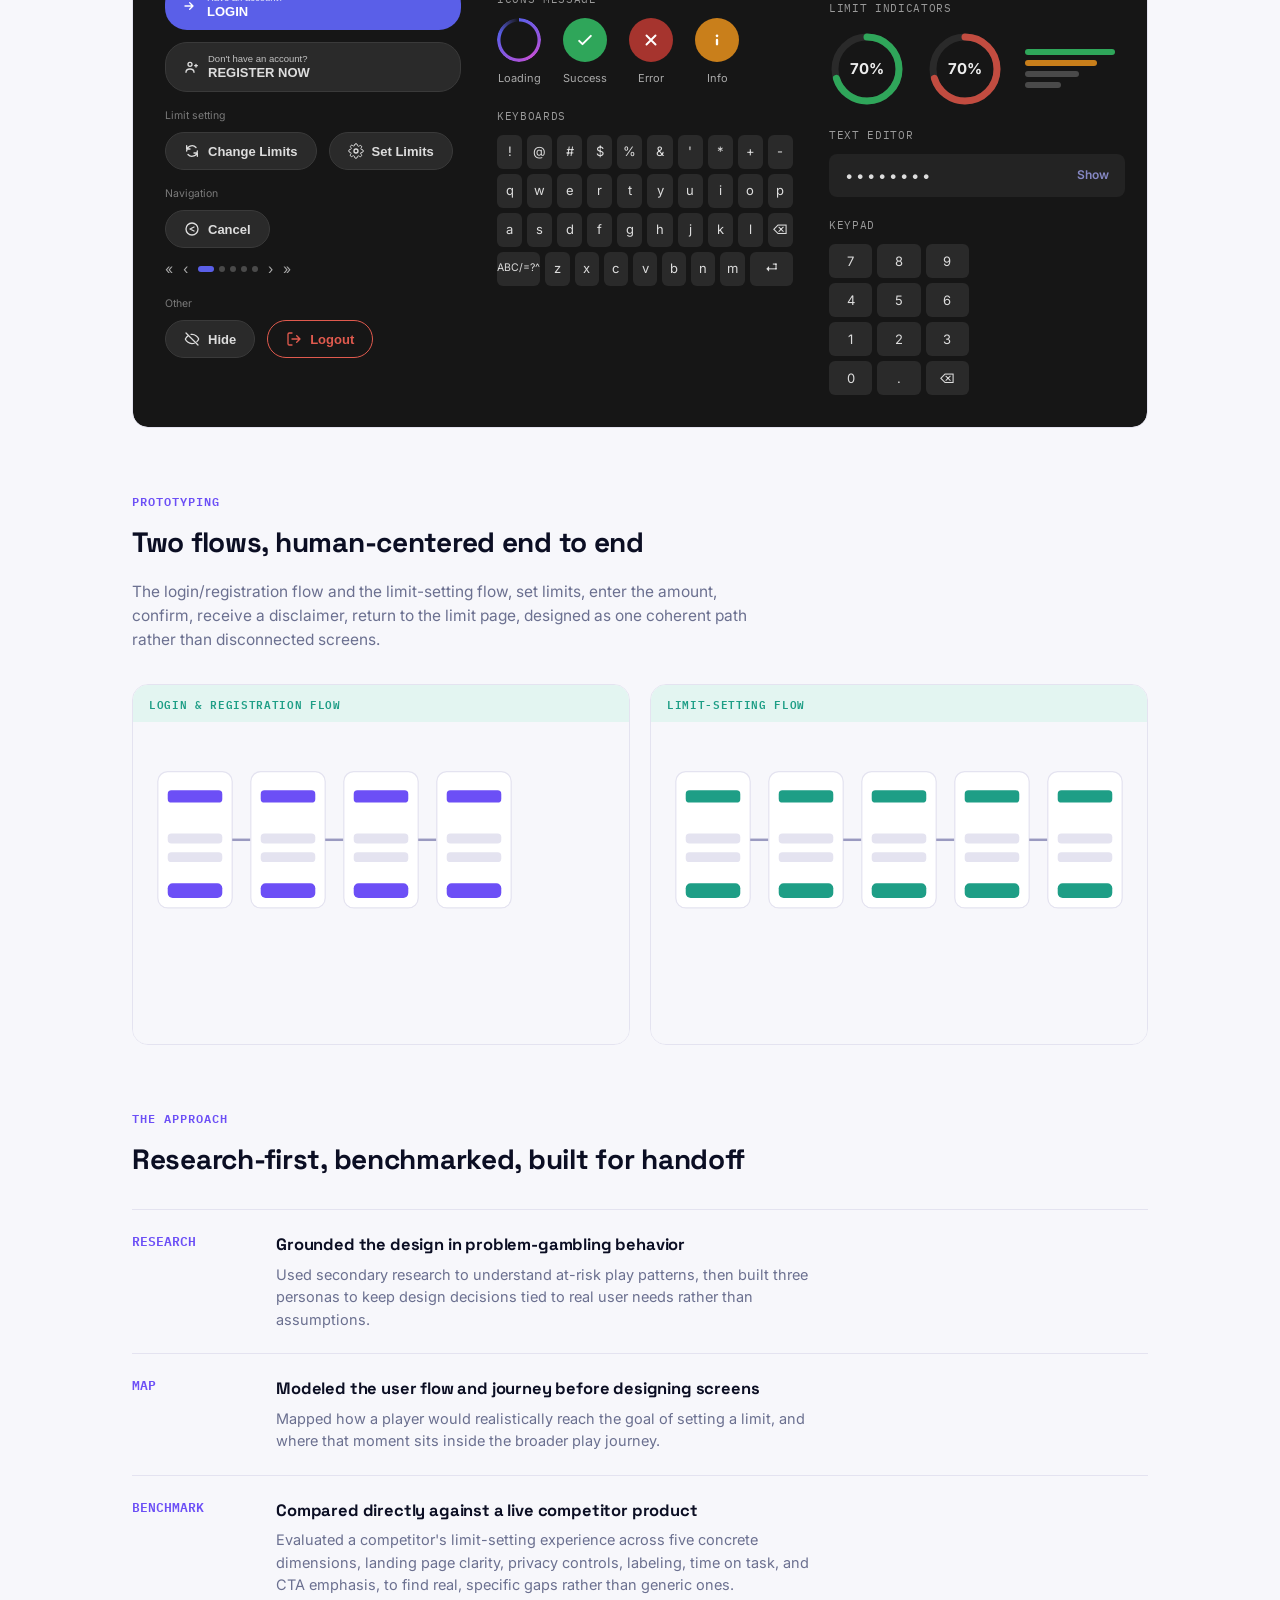
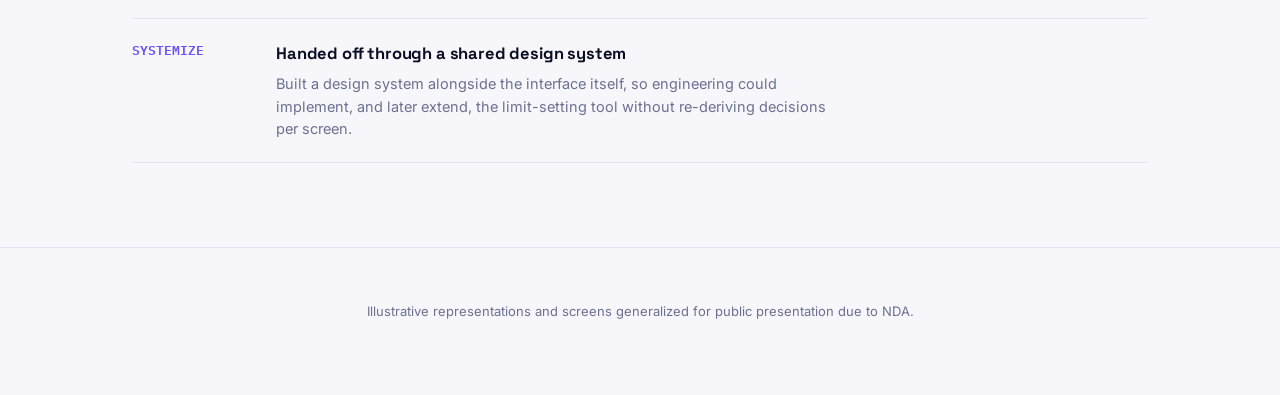
<file: responsiblegaming_casestudy.html>
<!DOCTYPE html>
<html lang="en">
<head>
<script>(function(){try{var t=localStorage.getItem('siteTheme');if(t==='light'||t==='dark'){document.documentElement.setAttribute('data-theme',t);}}catch(e){}})();</script>
<meta charset="UTF-8">
<link rel="icon" type="image/svg+xml" href="data:image/svg+xml,%3Csvg xmlns='http://www.w3.org/2000/svg' viewBox='0 0 100 100'%3E%3Crect width='100' height='100' rx='22' fill='%2307090F'/%3E%3Cg transform='translate(50,50) scale(0.32)'%3E%3Cpath d='M 0,-100 C 0,-62.51 62.51,0 100,0 C 62.51,0 0,62.51 0,100 C 0,62.51 -62.51,0 -100,0 C -62.51,0 0,-62.51 0,-100 Z' fill='none' stroke='%233FC9AE' stroke-width='20'/%3E%3C/g%3E%3C/svg%3E">
<meta name="description" content="A built-in limit-setting tool that lets slot players set time and spend limits before play, designed for the Illinois market.">
<link rel="canonical" href="https://jagadeeshsj.com/responsiblegaming_casestudy.html">
<meta property="og:type" content="website">
<meta property="og:site_name" content="Jagadeesh SJ">
<meta property="og:title" content="Responsible Gaming Tool Case Study | Jagadeesh SJ">
<meta property="og:description" content="A built-in limit-setting tool that lets slot players set time and spend limits before play, designed for the Illinois market.">
<meta property="og:url" content="https://jagadeeshsj.com/responsiblegaming_casestudy.html">
<meta name="twitter:card" content="summary">
<meta name="viewport" content="width=device-width, initial-scale=1.0">
<title>Responsible Gaming Tool Case Study | Jagadeesh SJ</title>
<style>
  @import url('https://fonts.googleapis.com/css2?family=Space+Grotesk:wght@500;600;700&family=Inter:wght@400;500;600;700&family=IBM+Plex+Mono:wght@500;600&display=swap');

  :root{
    --ink:#0B0E23;
    --paper:#F7F7FB;
    --paper-2:#FFFFFF;
    --violet:#6C4FF6;
    --violet-soft:#EDE9FE;
    --magenta:#E23FA0;
    --teal:#1E9E86;
    --teal-soft:#E3F5F1;
    --text-soft:#6B7090;
    --text-on-ink:#C7CAE8;
    --line:#E4E3F0;
    --amber:#B8862E;
    --amber-soft:#FBF1DE;
    --amber-line:#E8D5A8;
  }
  /* ---------- DARK THEME (toggled via [data-theme="dark"] on <html>) ----------
     .hero and .stats-section stay a fixed dark navy in both themes (already
     pinned to literal hex below), same pattern the portfolio's .cover bands use. */
  :root[data-theme="dark"]{
    --ink:#EDEFF7;
    --paper:#0B0E23;
    --paper-2:#141936;
    --violet-soft:#241F52;
    --teal-soft:#0F2E29;
    --amber-soft:#332813;
    --text-soft:#9BA0C0;
    --line:#262C48;
    --amber-line:#4A3B1F;
  }
  :root[data-theme="dark"] body{ transition:background-color .25s ease, color .25s ease; }
  :root[data-theme="dark"] .tldr, :root[data-theme="dark"] .cause-card, :root[data-theme="dark"] .persona-card,
  :root[data-theme="dark"] .diagram-block, :root[data-theme="dark"] .panel, :root[data-theme="dark"] .flow-card,
  :root[data-theme="dark"] .internal-banner{
    transition:background-color .25s ease, border-color .25s ease;
  }

  *{box-sizing:border-box;}
  html{scroll-behavior:smooth;}
  body{
    margin:0;
    background:var(--paper);
    color:var(--ink);
    font-family:'Inter',sans-serif;
    line-height:1.55;
    -webkit-font-smoothing:antialiased;
  }
  h1,h2,h3{font-family:'Space Grotesk',sans-serif; margin:0; letter-spacing:-0.01em;}
  .mono{font-family:'IBM Plex Mono',monospace;}
  .wrap{max-width:1080px;margin:0 auto;padding:0 32px;}

  .internal-banner{background:var(--amber-soft); border-bottom:1px solid var(--amber-line); padding:12px 0;}
  .internal-banner .wrap{display:flex; align-items:center; gap:10px; font-family:'IBM Plex Mono',monospace; font-size:12.5px; color:var(--amber); font-weight:600; letter-spacing:0.02em;}
  .internal-banner .dot{width:7px;height:7px;border-radius:50%;background:var(--amber); flex-shrink:0;}

  .hero{
    background:radial-gradient(120% 140% at 15% 0%, #1B1440 0%, #0B0E23 55%, #08091C 100%);
    color:#fff; padding:72px 0 64px; position:relative; overflow:hidden;
  }
  .hero::after{
    content:""; position:absolute; right:-160px; top:-160px; width:480px; height:480px; border-radius:50%;
    background:radial-gradient(circle, rgba(226,63,160,0.35), transparent 70%); filter:blur(10px);
  }
  .eyebrow{
    display:inline-flex; align-items:center; gap:8px; font-family:'IBM Plex Mono',monospace; font-size:12.5px;
    letter-spacing:0.08em; text-transform:uppercase; color:var(--text-on-ink); background:rgba(255,255,255,0.06);
    border:1px solid rgba(255,255,255,0.14); padding:6px 14px; border-radius:999px; position:relative; z-index:1;
  }
  .eyebrow .dot{width:6px;height:6px;border-radius:50%;background:var(--magenta);}
  .hero h1{font-size:40px; font-weight:700; max-width:780px; margin:22px 0 18px; position:relative; z-index:1;}
  .hero h1 span{color:var(--text-on-ink); font-weight:500;}
  .hero p.dek{font-size:17px; max-width:640px; color:var(--text-on-ink); position:relative; z-index:1;}
  .hero-meta{display:flex; gap:28px; margin-top:32px; flex-wrap:wrap; position:relative; z-index:1;}
  .hero-meta div{font-family:'IBM Plex Mono',monospace; font-size:12.5px; color:var(--text-on-ink);}
  .hero-meta b{display:block; color:#fff; font-family:'Inter',sans-serif; font-size:14px; font-weight:600;}

  .tldr{
    background:var(--paper-2); border:1px solid var(--line); border-radius:16px; padding:28px 32px;
    margin:-40px 0 56px; position:relative; z-index:2; box-shadow:0 20px 40px -24px rgba(20,25,54,0.25);
  }
  .tldr-head{display:flex; align-items:center; gap:10px; font-family:'IBM Plex Mono',monospace; font-size:12px;
    letter-spacing:0.06em; text-transform:uppercase; color:var(--violet); margin-bottom:16px; font-weight:600;}
  .tldr-head .bar{width:20px;height:2px;background:var(--violet);}
  .tldr-grid{display:grid; grid-template-columns:repeat(4,1fr); gap:20px;}
  .tldr-item .k{font-family:'IBM Plex Mono',monospace; font-size:11px; color:var(--text-soft); text-transform:uppercase; letter-spacing:0.04em; margin-bottom:6px;}
  .tldr-item .v{font-size:15px; font-weight:600; line-height:1.4;}

  section{padding:64px 0;}
  .section-tag{font-family:'IBM Plex Mono',monospace; font-size:12px; letter-spacing:0.08em; text-transform:uppercase; color:var(--violet); margin-bottom:10px; font-weight:600;}
  .section-title{font-size:28px; font-weight:700; max-width:640px; margin-bottom:14px;}
  .section-desc{color:var(--text-soft); max-width:620px; font-size:15.5px;}

  .causes{display:grid; grid-template-columns:repeat(4,1fr); gap:16px; margin-top:32px;}
  .cause-card{background:var(--paper-2); border:1px solid var(--line); border-radius:14px; padding:20px 18px;}
  .cause-card .num{font-family:'IBM Plex Mono',monospace; color:var(--magenta); font-size:13px; font-weight:600; margin-bottom:10px;}
  .cause-card p{margin:0; font-size:14px; color:var(--ink); font-weight:500;}

  .persona-grid{display:grid; grid-template-columns:repeat(3,1fr); gap:16px; margin-top:32px;}
  .persona-card{background:var(--paper-2); border:1px solid var(--line); border-radius:14px; padding:22px 20px;}
  .persona-card .ptag{font-family:'IBM Plex Mono',monospace; font-size:11px; color:var(--violet); font-weight:700; text-transform:uppercase; margin-bottom:8px;}
  .persona-card h3{font-size:16px; font-weight:700; margin-bottom:8px;}
  .persona-card p{margin:0; font-size:13.5px; color:var(--text-soft);}

  .diagram-block{margin-top:32px; border-radius:16px; overflow:hidden; border:1px solid var(--line); background:var(--paper-2);}
  .diagram-block .dtag{font-family:'IBM Plex Mono',monospace; font-size:11px; letter-spacing:0.06em; text-transform:uppercase; padding:10px 16px; font-weight:600; background:var(--violet-soft); color:var(--violet);}
  .diagram-block img{width:100%; display:block; background:var(--line);}

  .compare-block{margin-top:44px;}
  .compare-label{font-family:'Space Grotesk',sans-serif; font-size:19px; font-weight:600; margin-bottom:4px;}
  .compare-sub{font-family:'IBM Plex Mono',monospace; font-size:12px; color:var(--text-soft); margin-bottom:18px;}
  .compare-row{display:grid; grid-template-columns:1fr 56px 1fr; align-items:stretch; gap:0;}
  .panel{border-radius:16px; overflow:hidden; border:1px solid var(--line); background:var(--paper-2); display:flex; flex-direction:column;}
  .panel-tag{font-family:'IBM Plex Mono',monospace; font-size:11px; letter-spacing:0.06em; text-transform:uppercase; padding:10px 16px; font-weight:600;}
  .panel.competitor .panel-tag{background:var(--amber-soft); color:var(--amber);}
  .panel.ours .panel-tag{background:var(--violet-soft); color:var(--violet);}
  .panel .imgwrap{flex:1; overflow:hidden; background:var(--line); display:flex; align-items:flex-start; justify-content:center;}
  .panel .imgwrap img{width:100%; height:auto; display:block;}
  .switch-col{display:flex; align-items:center; justify-content:center;}
  .switch-arrow{width:44px; height:44px; border-radius:50%; background:#fff; border:1px solid var(--line); display:flex; align-items:center; justify-content:center; box-shadow:0 4px 10px -4px rgba(20,25,54,0.25);}
  .compare-caption{margin-top:12px; font-size:13.5px; color:var(--text-soft);}

  .stats-section{background:#0B0E23; color:#fff; border-radius:24px; padding:48px 40px; margin:64px 0; border:1px solid var(--line); box-shadow:0 20px 40px -24px rgba(0,0,0,0.35);}
  .stats-grid{display:grid; grid-template-columns:repeat(4,1fr); gap:24px; text-align:left;}
  .stat .num{font-family:'Space Grotesk',sans-serif; font-size:38px; font-weight:700; color:#fff;}
  .stat .lbl{font-family:'IBM Plex Mono',monospace; font-size:12px; color:var(--text-on-ink); text-transform:uppercase; letter-spacing:0.04em; margin-top:6px;}

  .approach-list{margin-top:28px; display:flex; flex-direction:column; gap:0;}
  .approach-item{display:grid; grid-template-columns:120px 1fr; gap:24px; padding:22px 0; border-top:1px solid var(--line);}
  .approach-item:last-child{border-bottom:1px solid var(--line);}
  .approach-item .phase{font-family:'IBM Plex Mono',monospace; font-size:12.5px; color:var(--violet); font-weight:600; text-transform:uppercase;}
  .approach-item h3{font-size:16.5px; font-weight:700; margin-bottom:6px;}
  .approach-item p{margin:0; color:var(--text-soft); font-size:14.5px; max-width:560px;}

  .flow-grid{display:grid; grid-template-columns:1fr 1fr; gap:20px; margin-top:32px;}
  .flow-card{border-radius:16px; overflow:hidden; border:1px solid var(--line); background:var(--paper-2);}
  .flow-card .ftag{font-family:'IBM Plex Mono',monospace; font-size:11px; letter-spacing:0.06em; text-transform:uppercase; padding:10px 16px; font-weight:600; background:var(--teal-soft); color:var(--teal);}
  .flow-card img{width:100%; display:block; background:var(--line);}

  footer{padding:40px 0 60px; border-top:1px solid var(--line); margin-top:20px;}
  footer p{color:var(--text-soft); font-size:13px; text-align:center;}

  @media (max-width:820px){
    .tldr-grid{grid-template-columns:repeat(2,1fr);}
    .causes{grid-template-columns:repeat(2,1fr);}
    .persona-grid{grid-template-columns:1fr;}
    .compare-row{grid-template-columns:1fr; gap:12px;}
    .switch-col{transform:rotate(90deg); padding:4px 0;}
    .stats-grid{grid-template-columns:repeat(2,1fr); row-gap:28px;}
    .flow-grid{grid-template-columns:1fr;}
    .approach-item{grid-template-columns:1fr; gap:6px;}
    .hero h1{font-size:30px;}
  }
  @media (max-width:600px){
    .wrap{padding:0 20px;}
    section{padding:44px 0;}
    .tldr{padding:22px 20px; margin:-30px 0 40px;}
    .tldr-grid{grid-template-columns:1fr; gap:16px;}
    .causes{grid-template-columns:1fr;}
    .stats-grid{grid-template-columns:1fr;}
  }
</style>
<link rel="stylesheet" href="nav.css?v=2">
<script src="nav.js?v=2" defer></script>
<!-- Google Analytics (GA4) -->
<script async src="https://www.googletagmanager.com/gtag/js?id=G-6GDXJ82PP9"></script>
<script>
  window.dataLayer = window.dataLayer || [];
  function gtag(){dataLayer.push(arguments);}
  gtag('js', new Date());
  gtag('config', 'G-6GDXJ82PP9');
</script>
</head>
<body>

  <div class="hero">
    <div class="wrap">
      <span class="eyebrow"><span class="dot"></span>Design &amp; Experience, UI/UX, Responsible Gaming</span>
      <h1>An integrated Responsible Gaming tool<br><span>designed for the Illinois market.</span></h1>
      <p class="dek">A built-in limit-setting tool that lets slot players set time and spend limits before play, reducing impulsive, unbounded sessions without getting in the way of the game.</p>
      <div class="hero-meta">
        <div><b>Role</b>UX/UI Designer</div>
        <div><b>Market</b>Illinois, US</div>
        <div><b>Team</b>Creative director, PM, UX/UI, Engineering</div>
      </div>
    </div>
  </div>

  <div class="wrap">
    <div class="tldr">
      <div class="tldr-head"><span class="bar"></span>2-minute read</div>
      <div class="tldr-grid">
        <div class="tldr-item">
          <div class="k">Problem</div>
          <div class="v">Players had no easy, built-in way to set time or spend limits before playing.</div>
        </div>
        <div class="tldr-item">
          <div class="k">Approach</div>
          <div class="v">Researched problem-gambling behavior, built personas, and benchmarked against a competitor tool.</div>
        </div>
        <div class="tldr-item">
          <div class="k">Execution</div>
          <div class="v">Designed the flow, UI, and a shared design system so engineering could implement it directly.</div>
        </div>
        <div class="tldr-item">
          <div class="k">Result</div>
          <div class="v">Improved on the competitor across 5 UX dimensions, with limits now visible and set upfront.</div>
        </div>
      </div>
    </div>
  </div>

  <div class="wrap">
    <section style="padding-top:0;">
      <div class="section-tag">The Problem</div>
      <h2 class="section-title">What research surfaced about at-risk play</h2>
      <p class="section-desc">Secondary research into problem-gambling behavior, distilled into the patterns that mattered most for this design.</p>
      <div class="causes">
        <div class="cause-card"><div class="num">01</div><p>Impulsive decision-making and chasing after losses</p></div>
        <div class="cause-card"><div class="num">02</div><p>Not setting limits before starting to play</p></div>
        <div class="cause-card"><div class="num">03</div><p>Not understanding how the odds work before playing</p></div>
        <div class="cause-card"><div class="num">04</div><p>Not taking breaks, staying fixed on play without pause</p></div>
      </div>
    </section>

    <section>
      <div class="section-tag">User Research</div>
      <h2 class="section-title">Three personas grounded the design in real behavior</h2>
      <p class="section-desc">Built from secondary research into problem-gambling motivations, used to keep the design focused on real risk patterns rather than assumptions.</p>
      <div class="persona-grid">
        <div class="persona-card"><div class="ptag">Persona 01</div><h3>The Casual Player</h3><p>Plays occasionally for entertainment; benefits most from visible, low-friction limit reminders rather than hard blocks.</p></div>
        <div class="persona-card"><div class="ptag">Persona 02</div><h3>The Frequent Player</h3><p>Plays regularly and is more prone to losing track of time and spend; needs limits that are easy to set and hard to ignore.</p></div>
        <div class="persona-card"><div class="ptag">Persona 03</div><h3>The At-Risk Player</h3><p>Shows early signs of impulsive, loss-chasing behavior; the primary user the limit-setting tool is designed to protect.</p></div>
      </div>
    </section>

    <section>
      <div class="section-tag">Mapping the Journey</div>
      <h2 class="section-title">From research findings to a coherent user flow</h2>
      <p class="section-desc">Translating research into a flow that shows exactly where and how a player sets a limit, and a journey map showing how that moment sits inside the broader play experience.</p>
      <div class="diagram-block">
        <div class="dtag">User Flow</div>
        <svg viewBox="0 0 2312 970" width="100%" style="display:block;" fill="none" xmlns="http://www.w3.org/2000/svg">
<path d="M132 373H200" stroke="#5A5A5A" stroke-width="1.6"/>
<path d="M410 373H508" stroke="#5A5A5A" stroke-width="1.6"/>
<path d="M585 318V205H736" stroke="#5A5A5A" stroke-width="1.6"/>
<path d="M585 428V531H736" stroke="#5A5A5A" stroke-width="1.6"/>
<path d="M842 255V373" stroke="#5A5A5A" stroke-width="1.6"/>
<path d="M842 481V373" stroke="#5A5A5A" stroke-width="1.6"/>
<path d="M842 373H1005" stroke="#5A5A5A" stroke-width="1.6"/>
<path d="M1107 323V261" stroke="#5A5A5A" stroke-width="1.6"/>
<path d="M1160 205H1275" stroke="#5A5A5A" stroke-width="1.6"/>
<path d="M1480 205H1595" stroke="#5A5A5A" stroke-width="1.6"/>
<path d="M1697 205H1838" stroke="#5A5A5A" stroke-width="1.6"/>
<path d="M2032 201H2129" stroke="#5A5A5A" stroke-width="1.6"/>
<path d="M1210 375H1271" stroke="#5A5A5A" stroke-width="1.6"/>
<path d="M1379 375H1441" stroke="#5A5A5A" stroke-width="1.6"/>
<path d="M1641 375H1716.5" stroke="#5A5A5A" stroke-width="1.6"/>
<path d="M1817 375H1884" stroke="#5A5A5A" stroke-width="1.6"/>
<path d="M1985 425V558" stroke="#5A5A5A" stroke-width="1.6"/>
<path d="M1826 558H2035" stroke="#5A5A5A" stroke-width="1.6"/>
<path d="M1825 608V687" stroke="#5A5A5A" stroke-width="1.6"/>
<path d="M2140 608V687" stroke="#5A5A5A" stroke-width="1.6"/>
<path d="M1825 787V830" stroke="#5A5A5A" stroke-width="1.6"/>
<path d="M2140 787V830" stroke="#5A5A5A" stroke-width="1.6"/>
<path d="M1825 830H2140" stroke="#5A5A5A" stroke-width="1.6"/>
<path d="M1980 830V852" stroke="#5A5A5A" stroke-width="1.6"/>
<path d="M1883 890H1107V420.5" stroke="#5A5A5A" stroke-width="1.6"/>
<path d="M649.28 200V188.8H651.888L655.792 199.152H656V188.8H657.328V200H654.72L650.832 189.632H650.608V200H649.28ZM663.537 200.224C662.748 200.224 662.054 200.059 661.457 199.728C660.86 199.387 660.396 198.912 660.065 198.304C659.734 197.696 659.569 196.992 659.569 196.192V196C659.569 195.189 659.734 194.48 660.065 193.872C660.396 193.264 660.854 192.795 661.441 192.464C662.028 192.123 662.7 191.952 663.457 191.952C664.193 191.952 664.844 192.112 665.409 192.432C665.974 192.741 666.417 193.189 666.737 193.776C667.057 194.363 667.217 195.051 667.217 195.84V196.416H660.833C660.865 197.259 661.137 197.92 661.649 198.4C662.161 198.869 662.801 199.104 663.569 199.104C664.241 199.104 664.758 198.949 665.121 198.64C665.484 198.331 665.761 197.963 665.953 197.536L667.041 198.064C666.881 198.395 666.657 198.725 666.369 199.056C666.092 199.387 665.724 199.664 665.265 199.888C664.817 200.112 664.241 200.224 663.537 200.224ZM660.849 195.376H665.937C665.894 194.651 665.644 194.085 665.185 193.68C664.737 193.275 664.161 193.072 663.457 193.072C662.742 193.072 662.156 193.275 661.697 193.68C661.238 194.085 660.956 194.651 660.849 195.376ZM670.354 200L668.786 192.176H670.066L671.362 199.152H671.586L673.298 192.176H675.394L677.106 199.152H677.33L678.626 192.176H679.906L678.338 200H676.178L674.45 193.024H674.242L672.514 200H670.354ZM690.187 200.224C689.355 200.224 688.63 200.075 688.011 199.776C687.393 199.477 686.913 199.035 686.571 198.448C686.23 197.851 686.059 197.12 686.059 196.256V188.8H687.387V196.272C687.387 197.189 687.633 197.877 688.123 198.336C688.614 198.795 689.302 199.024 690.187 199.024C691.073 199.024 691.761 198.795 692.251 198.336C692.742 197.877 692.987 197.189 692.987 196.272V188.8H694.331V196.256C694.331 197.12 694.161 197.851 693.819 198.448C693.478 199.035 692.993 199.477 692.363 199.776C691.745 200.075 691.019 200.224 690.187 200.224ZM699.996 200.224C699.025 200.224 698.204 200 697.532 199.552C696.87 199.104 696.47 198.395 696.332 197.424L697.532 197.152C697.617 197.664 697.777 198.069 698.012 198.368C698.246 198.656 698.534 198.864 698.876 198.992C699.228 199.109 699.601 199.168 699.996 199.168C700.582 199.168 701.046 199.051 701.388 198.816C701.729 198.581 701.9 198.267 701.9 197.872C701.9 197.467 701.734 197.184 701.404 197.024C701.084 196.853 700.641 196.715 700.076 196.608L699.42 196.496C698.918 196.411 698.46 196.277 698.044 196.096C697.628 195.915 697.297 195.669 697.052 195.36C696.806 195.051 696.684 194.661 696.684 194.192C696.684 193.488 696.956 192.939 697.5 192.544C698.044 192.149 698.764 191.952 699.66 191.952C700.545 191.952 701.26 192.155 701.804 192.56C702.358 192.955 702.716 193.515 702.876 194.24L701.692 194.544C701.596 193.979 701.366 193.584 701.004 193.36C700.641 193.125 700.193 193.008 699.66 193.008C699.126 193.008 698.705 193.109 698.396 193.312C698.086 193.504 697.932 193.792 697.932 194.176C697.932 194.549 698.076 194.827 698.364 195.008C698.662 195.179 699.057 195.307 699.548 195.392L700.204 195.504C700.758 195.6 701.254 195.733 701.692 195.904C702.14 196.064 702.492 196.299 702.748 196.608C703.014 196.917 703.148 197.323 703.148 197.824C703.148 198.592 702.86 199.184 702.284 199.6C701.718 200.016 700.956 200.224 699.996 200.224ZM708.865 200.224C708.076 200.224 707.382 200.059 706.785 199.728C706.188 199.387 705.724 198.912 705.393 198.304C705.062 197.696 704.897 196.992 704.897 196.192V196C704.897 195.189 705.062 194.48 705.393 193.872C705.724 193.264 706.182 192.795 706.769 192.464C707.356 192.123 708.028 191.952 708.785 191.952C709.521 191.952 710.172 192.112 710.737 192.432C711.302 192.741 711.745 193.189 712.065 193.776C712.385 194.363 712.545 195.051 712.545 195.84V196.416H706.161C706.193 197.259 706.465 197.92 706.977 198.4C707.489 198.869 708.129 199.104 708.897 199.104C709.569 199.104 710.086 198.949 710.449 198.64C710.812 198.331 711.089 197.963 711.281 197.536L712.369 198.064C712.209 198.395 711.985 198.725 711.697 199.056C711.42 199.387 711.052 199.664 710.593 199.888C710.145 200.112 709.569 200.224 708.865 200.224ZM706.177 195.376H711.265C711.222 194.651 710.972 194.085 710.513 193.68C710.065 193.275 709.489 193.072 708.785 193.072C708.07 193.072 707.484 193.275 707.025 193.68C706.566 194.085 706.284 194.651 706.177 195.376ZM714.75 200V192.176H715.982V193.136H716.206C716.345 192.795 716.558 192.544 716.846 192.384C717.134 192.224 717.513 192.144 717.982 192.144H718.91V193.296H717.902C717.337 193.296 716.878 193.456 716.526 193.776C716.185 194.085 716.014 194.571 716.014 195.232V200H714.75Z" fill="#3F3F46"/>
<path d="M627.28 526V514.8H634.176V516.016H628.624V519.76H633.728V520.976H628.624V524.784H634.256V526H627.28ZM635.704 526L638.84 522.032L635.8 518.176H637.32L639.656 521.2H639.88L642.2 518.176H643.736L640.68 522.032L643.816 526H642.28L639.88 522.88H639.656L637.256 526H635.704ZM645.828 526V518.176H647.092V526H645.828ZM646.468 516.96C646.191 516.96 645.956 516.869 645.764 516.688C645.583 516.507 645.492 516.277 645.492 516C645.492 515.712 645.583 515.477 645.764 515.296C645.956 515.115 646.191 515.024 646.468 515.024C646.745 515.024 646.975 515.115 647.156 515.296C647.337 515.477 647.428 515.712 647.428 516C647.428 516.277 647.337 516.507 647.156 516.688C646.975 516.869 646.745 516.96 646.468 516.96ZM652.902 526.224C651.931 526.224 651.11 526 650.438 525.552C649.777 525.104 649.377 524.395 649.238 523.424L650.438 523.152C650.523 523.664 650.683 524.069 650.918 524.368C651.153 524.656 651.441 524.864 651.782 524.992C652.134 525.109 652.507 525.168 652.902 525.168C653.489 525.168 653.953 525.051 654.294 524.816C654.635 524.581 654.806 524.267 654.806 523.872C654.806 523.467 654.641 523.184 654.31 523.024C653.99 522.853 653.547 522.715 652.982 522.608L652.326 522.496C651.825 522.411 651.366 522.277 650.95 522.096C650.534 521.915 650.203 521.669 649.958 521.36C649.713 521.051 649.59 520.661 649.59 520.192C649.59 519.488 649.862 518.939 650.406 518.544C650.95 518.149 651.67 517.952 652.566 517.952C653.451 517.952 654.166 518.155 654.71 518.56C655.265 518.955 655.622 519.515 655.782 520.24L654.598 520.544C654.502 519.979 654.273 519.584 653.91 519.36C653.547 519.125 653.099 519.008 652.566 519.008C652.033 519.008 651.611 519.109 651.302 519.312C650.993 519.504 650.838 519.792 650.838 520.176C650.838 520.549 650.982 520.827 651.27 521.008C651.569 521.179 651.963 521.307 652.454 521.392L653.11 521.504C653.665 521.6 654.161 521.733 654.598 521.904C655.046 522.064 655.398 522.299 655.654 522.608C655.921 522.917 656.054 523.323 656.054 523.824C656.054 524.592 655.766 525.184 655.19 525.6C654.625 526.016 653.862 526.224 652.902 526.224ZM660.896 526C660.448 526 660.101 525.877 659.856 525.632C659.621 525.387 659.504 525.051 659.504 524.624V519.28H657.152V518.176H659.504V515.392H660.768V518.176H663.328V519.28H660.768V524.432C660.768 524.752 660.922 524.912 661.232 524.912H662.976V526H660.896ZM665.375 526V518.176H666.639V526H665.375ZM666.015 516.96C665.738 516.96 665.503 516.869 665.311 516.688C665.13 516.507 665.039 516.277 665.039 516C665.039 515.712 665.13 515.477 665.311 515.296C665.503 515.115 665.738 515.024 666.015 515.024C666.292 515.024 666.522 515.115 666.703 515.296C666.884 515.477 666.975 515.712 666.975 516C666.975 516.277 666.884 516.507 666.703 516.688C666.522 516.869 666.292 516.96 666.015 516.96ZM669.297 526V518.176H670.529V519.504H670.753C670.923 519.131 671.211 518.795 671.617 518.496C672.033 518.187 672.641 518.032 673.441 518.032C674.027 518.032 674.55 518.155 675.009 518.4C675.478 518.645 675.851 519.008 676.129 519.488C676.406 519.968 676.545 520.56 676.545 521.264V526H675.281V521.36C675.281 520.581 675.083 520.016 674.689 519.664C674.305 519.312 673.782 519.136 673.121 519.136C672.363 519.136 671.745 519.381 671.265 519.872C670.795 520.363 670.561 521.093 670.561 522.064V526H669.297ZM678.725 522.128V521.904C678.725 521.083 678.891 520.379 679.221 519.792C679.552 519.205 680 518.752 680.565 518.432C681.131 518.112 681.749 517.952 682.421 517.952C683.243 517.952 683.872 518.112 684.309 518.432C684.757 518.741 685.088 519.088 685.301 519.472H685.525V518.176H686.725V527.824C686.725 528.251 686.608 528.587 686.373 528.832C686.139 529.077 685.797 529.2 685.349 529.2H680.037V528.08H685.013C685.333 528.08 685.493 527.92 685.493 527.6V524.624H685.269C685.141 524.859 684.96 525.088 684.725 525.312C684.491 525.536 684.187 525.723 683.813 525.872C683.44 526.011 682.976 526.08 682.421 526.08C681.749 526.08 681.131 525.92 680.565 525.6C680 525.28 679.552 524.827 679.221 524.24C678.891 523.643 678.725 522.939 678.725 522.128ZM682.757 524.96C683.568 524.96 684.224 524.704 684.725 524.192C685.237 523.68 685.493 522.976 685.493 522.08V521.952C685.493 521.045 685.237 520.341 684.725 519.84C684.224 519.328 683.568 519.072 682.757 519.072C681.957 519.072 681.296 519.328 680.773 519.84C680.261 520.341 680.005 521.045 680.005 521.952V522.08C680.005 522.976 680.261 523.68 680.773 524.192C681.296 524.704 681.957 524.96 682.757 524.96ZM697.484 526.224C696.652 526.224 695.927 526.075 695.308 525.776C694.69 525.477 694.21 525.035 693.868 524.448C693.527 523.851 693.356 523.12 693.356 522.256V514.8H694.684V522.272C694.684 523.189 694.93 523.877 695.42 524.336C695.911 524.795 696.599 525.024 697.484 525.024C698.37 525.024 699.058 524.795 699.548 524.336C700.039 523.877 700.284 523.189 700.284 522.272V514.8H701.628V522.256C701.628 523.12 701.458 523.851 701.116 524.448C700.775 525.035 700.29 525.477 699.66 525.776C699.042 526.075 698.316 526.224 697.484 526.224ZM707.293 526.224C706.322 526.224 705.501 526 704.829 525.552C704.167 525.104 703.767 524.395 703.629 523.424L704.829 523.152C704.914 523.664 705.074 524.069 705.309 524.368C705.543 524.656 705.831 524.864 706.173 524.992C706.525 525.109 706.898 525.168 707.293 525.168C707.879 525.168 708.343 525.051 708.685 524.816C709.026 524.581 709.197 524.267 709.197 523.872C709.197 523.467 709.031 523.184 708.701 523.024C708.381 522.853 707.938 522.715 707.373 522.608L706.717 522.496C706.215 522.411 705.757 522.277 705.341 522.096C704.925 521.915 704.594 521.669 704.349 521.36C704.103 521.051 703.981 520.661 703.981 520.192C703.981 519.488 704.253 518.939 704.797 518.544C705.341 518.149 706.061 517.952 706.957 517.952C707.842 517.952 708.557 518.155 709.101 518.56C709.655 518.955 710.013 519.515 710.173 520.24L708.989 520.544C708.893 519.979 708.663 519.584 708.301 519.36C707.938 519.125 707.49 519.008 706.957 519.008C706.423 519.008 706.002 519.109 705.693 519.312C705.383 519.504 705.229 519.792 705.229 520.176C705.229 520.549 705.373 520.827 705.661 521.008C705.959 521.179 706.354 521.307 706.845 521.392L707.501 521.504C708.055 521.6 708.551 521.733 708.989 521.904C709.437 522.064 709.789 522.299 710.045 522.608C710.311 522.917 710.445 523.323 710.445 523.824C710.445 524.592 710.157 525.184 709.581 525.6C709.015 526.016 708.253 526.224 707.293 526.224ZM716.162 526.224C715.373 526.224 714.679 526.059 714.082 525.728C713.485 525.387 713.021 524.912 712.69 524.304C712.359 523.696 712.194 522.992 712.194 522.192V522C712.194 521.189 712.359 520.48 712.69 519.872C713.021 519.264 713.479 518.795 714.066 518.464C714.653 518.123 715.325 517.952 716.082 517.952C716.818 517.952 717.469 518.112 718.034 518.432C718.599 518.741 719.042 519.189 719.362 519.776C719.682 520.363 719.842 521.051 719.842 521.84V522.416H713.458C713.49 523.259 713.762 523.92 714.274 524.4C714.786 524.869 715.426 525.104 716.194 525.104C716.866 525.104 717.383 524.949 717.746 524.64C718.109 524.331 718.386 523.963 718.578 523.536L719.666 524.064C719.506 524.395 719.282 524.725 718.994 525.056C718.717 525.387 718.349 525.664 717.89 525.888C717.442 526.112 716.866 526.224 716.162 526.224ZM713.474 521.376H718.562C718.519 520.651 718.269 520.085 717.81 519.68C717.362 519.275 716.786 519.072 716.082 519.072C715.367 519.072 714.781 519.275 714.322 519.68C713.863 520.085 713.581 520.651 713.474 521.376ZM722.047 526V518.176H723.279V519.136H723.503C723.641 518.795 723.855 518.544 724.143 518.384C724.431 518.224 724.809 518.144 725.279 518.144H726.207V519.296H725.199C724.633 519.296 724.175 519.456 723.823 519.776C723.481 520.085 723.311 520.571 723.311 521.232V526H722.047Z" fill="#3F3F46"/>
<path d="M80 425C108.719 425 132 401.719 132 373C132 344.281 108.719 321 80 321C51.2812 321 28 344.281 28 373C28 401.719 51.2812 425 80 425Z" fill="#009688" stroke="#8FCE9F"/>
<path d="M62.364 379.266C61.4013 379.266 60.54 379.095 59.78 378.753C59.02 378.411 58.4183 377.898 57.975 377.214C57.5443 376.517 57.329 375.65 57.329 374.611V374.212H58.906V374.611C58.906 375.713 59.229 376.536 59.875 377.081C60.521 377.613 61.3507 377.879 62.364 377.879C63.4027 377.879 64.1943 377.645 64.739 377.176C65.2837 376.707 65.556 376.118 65.556 375.409C65.556 374.915 65.4293 374.522 65.176 374.231C64.9353 373.94 64.5933 373.705 64.15 373.528C63.7067 373.338 63.1873 373.173 62.592 373.034L61.604 372.787C60.8313 372.584 60.1473 372.337 59.552 372.046C58.9567 371.755 58.488 371.375 58.146 370.906C57.8167 370.425 57.652 369.81 57.652 369.063C57.652 368.316 57.8357 367.67 58.203 367.125C58.583 366.58 59.1087 366.162 59.78 365.871C60.464 365.58 61.2493 365.434 62.136 365.434C63.0353 365.434 63.8397 365.592 64.549 365.909C65.271 366.213 65.8347 366.669 66.24 367.277C66.658 367.872 66.867 368.626 66.867 369.538V370.336H65.29V369.538C65.29 368.892 65.1507 368.373 64.872 367.98C64.606 367.587 64.2323 367.296 63.751 367.106C63.2823 366.916 62.744 366.821 62.136 366.821C61.262 366.821 60.559 367.017 60.027 367.41C59.495 367.79 59.229 368.335 59.229 369.044C59.229 369.513 59.343 369.893 59.571 370.184C59.799 370.475 60.122 370.716 60.54 370.906C60.958 371.083 61.4583 371.242 62.041 371.381L63.029 371.628C63.8017 371.793 64.492 372.021 65.1 372.312C65.7207 372.591 66.2147 372.977 66.582 373.471C66.9493 373.952 67.133 374.586 67.133 375.371C67.133 376.156 66.9367 376.84 66.544 377.423C66.1513 378.006 65.594 378.462 64.872 378.791C64.1627 379.108 63.3267 379.266 62.364 379.266ZM73.0663 379C72.5343 379 72.1227 378.854 71.8313 378.563C71.5527 378.272 71.4133 377.873 71.4133 377.366V371.02H68.6203V369.709H71.4133V366.403H72.9143V369.709H75.9543V371.02H72.9143V377.138C72.9143 377.518 73.098 377.708 73.4653 377.708H75.5363V379H73.0663ZM81.1799 379.266C80.5339 379.266 79.9449 379.152 79.4129 378.924C78.8809 378.696 78.4629 378.367 78.1589 377.936C77.8549 377.505 77.7029 376.98 77.7029 376.359C77.7029 375.726 77.8549 375.206 78.1589 374.801C78.4629 374.383 78.8809 374.073 79.4129 373.87C79.9449 373.655 80.5403 373.547 81.1989 373.547H84.3339V372.863C84.3339 372.204 84.1376 371.685 83.7449 371.305C83.3649 370.925 82.7949 370.735 82.0349 370.735C81.2876 370.735 80.7049 370.919 80.2869 371.286C79.8689 371.641 79.5839 372.122 79.4319 372.73L78.0259 372.274C78.1779 371.755 78.4186 371.286 78.7479 370.868C79.0773 370.437 79.5143 370.095 80.0589 369.842C80.6163 369.576 81.2813 369.443 82.0539 369.443C83.2446 369.443 84.1693 369.753 84.8279 370.374C85.4866 370.982 85.8159 371.843 85.8159 372.958V377.157C85.8159 377.537 85.9933 377.727 86.3479 377.727H87.2029V379H85.8919C85.4739 379 85.1383 378.886 84.8849 378.658C84.6316 378.417 84.5049 378.101 84.5049 377.708V377.613H84.2769C84.1376 377.854 83.9476 378.107 83.7069 378.373C83.4789 378.626 83.1623 378.835 82.7569 379C82.3516 379.177 81.8259 379.266 81.1799 379.266ZM81.3509 377.974C82.2376 377.974 82.9533 377.714 83.4979 377.195C84.0553 376.663 84.3339 375.922 84.3339 374.972V374.763H81.2559C80.6606 374.763 80.1666 374.896 79.7739 375.162C79.3939 375.415 79.2039 375.802 79.2039 376.321C79.2039 376.84 79.4003 377.246 79.7929 377.537C80.1983 377.828 80.7176 377.974 81.3509 377.974ZM89.2586 379V369.709H90.7216V370.849H90.9876C91.1523 370.444 91.4056 370.146 91.7476 369.956C92.0896 369.766 92.5393 369.671 93.0966 369.671H94.1986V371.039H93.0016C92.3303 371.039 91.7856 371.229 91.3676 371.609C90.9623 371.976 90.7596 372.553 90.7596 373.338V379H89.2586ZM99.8408 379C99.3088 379 98.8971 378.854 98.6058 378.563C98.3271 378.272 98.1878 377.873 98.1878 377.366V371.02H95.3948V369.709H98.1878V366.403H99.6888V369.709H102.729V371.02H99.6888V377.138C99.6888 377.518 99.8724 377.708 100.24 377.708H102.311V379H99.8408Z" fill="white"/>
<path d="M398 323H212C205.373 323 200 328.373 200 335V411C200 417.627 205.373 423 212 423H398C404.627 423 410 417.627 410 411V335C410 328.373 404.627 323 398 323Z" fill="white" stroke="#D4D4D4" stroke-width="1.4"/>
<path d="M244.584 379V365.7H246.18V377.556H252.906V379H244.584ZM257.864 379.266C257.218 379.266 256.629 379.152 256.097 378.924C255.565 378.696 255.147 378.367 254.843 377.936C254.539 377.505 254.387 376.98 254.387 376.359C254.387 375.726 254.539 375.206 254.843 374.801C255.147 374.383 255.565 374.073 256.097 373.87C256.629 373.655 257.224 373.547 257.883 373.547H261.018V372.863C261.018 372.204 260.821 371.685 260.429 371.305C260.049 370.925 259.479 370.735 258.719 370.735C257.971 370.735 257.389 370.919 256.971 371.286C256.553 371.641 256.268 372.122 256.116 372.73L254.71 372.274C254.862 371.755 255.102 371.286 255.432 370.868C255.761 370.437 256.198 370.095 256.743 369.842C257.3 369.576 257.965 369.443 258.738 369.443C259.928 369.443 260.853 369.753 261.512 370.374C262.17 370.982 262.5 371.843 262.5 372.958V377.157C262.5 377.537 262.677 377.727 263.032 377.727H263.887V379H262.576C262.158 379 261.822 378.886 261.569 378.658C261.315 378.417 261.189 378.101 261.189 377.708V377.613H260.961C260.821 377.854 260.631 378.107 260.391 378.373C260.163 378.626 259.846 378.835 259.441 379C259.035 379.177 258.51 379.266 257.864 379.266ZM258.035 377.974C258.921 377.974 259.637 377.714 260.182 377.195C260.739 376.663 261.018 375.922 261.018 374.972V374.763H257.94C257.344 374.763 256.85 374.896 256.458 375.162C256.078 375.415 255.888 375.802 255.888 376.321C255.888 376.84 256.084 377.246 256.477 377.537C256.882 377.828 257.401 377.974 258.035 377.974ZM265.942 379V369.709H267.405V371.286H267.671C267.874 370.843 268.216 370.444 268.697 370.089C269.191 369.722 269.913 369.538 270.863 369.538C271.56 369.538 272.181 369.684 272.725 369.975C273.283 370.266 273.726 370.697 274.055 371.267C274.385 371.837 274.549 372.54 274.549 373.376V379H273.048V373.49C273.048 372.565 272.814 371.894 272.345 371.476C271.889 371.058 271.269 370.849 270.483 370.849C269.584 370.849 268.849 371.14 268.279 371.723C267.722 372.306 267.443 373.173 267.443 374.326V379H265.942ZM281.528 379.266C280.73 379.266 279.995 379.076 279.324 378.696C278.652 378.316 278.12 377.765 277.728 377.043C277.335 376.321 277.139 375.466 277.139 374.478V374.231C277.139 373.243 277.335 372.394 277.728 371.685C278.12 370.963 278.646 370.412 279.305 370.032C279.976 369.639 280.717 369.443 281.528 369.443C282.174 369.443 282.718 369.532 283.162 369.709C283.618 369.874 283.985 370.089 284.264 370.355C284.542 370.608 284.758 370.881 284.91 371.172H285.176V365.7H286.677V379H285.214V377.461H284.948C284.694 377.93 284.302 378.348 283.77 378.715C283.238 379.082 282.49 379.266 281.528 379.266ZM281.927 377.936C282.889 377.936 283.668 377.632 284.264 377.024C284.872 376.403 285.176 375.542 285.176 374.44V374.269C285.176 373.167 284.872 372.312 284.264 371.704C283.668 371.083 282.889 370.773 281.927 370.773C280.977 370.773 280.191 371.083 279.571 371.704C278.963 372.312 278.659 373.167 278.659 374.269V374.44C278.659 375.542 278.963 376.403 279.571 377.024C280.191 377.632 280.977 377.936 281.927 377.936ZM289.822 379V369.709H291.323V379H289.822ZM290.582 368.265C290.253 368.265 289.974 368.157 289.746 367.942C289.531 367.727 289.423 367.454 289.423 367.125C289.423 366.783 289.531 366.504 289.746 366.289C289.974 366.074 290.253 365.966 290.582 365.966C290.911 365.966 291.184 366.074 291.399 366.289C291.614 366.504 291.722 366.783 291.722 367.125C291.722 367.454 291.614 367.727 291.399 367.942C291.184 368.157 290.911 368.265 290.582 368.265ZM294.479 379V369.709H295.942V371.286H296.208C296.411 370.843 296.753 370.444 297.234 370.089C297.728 369.722 298.45 369.538 299.4 369.538C300.097 369.538 300.718 369.684 301.262 369.975C301.82 370.266 302.263 370.697 302.592 371.267C302.922 371.837 303.086 372.54 303.086 373.376V379H301.585V373.49C301.585 372.565 301.351 371.894 300.882 371.476C300.426 371.058 299.806 370.849 299.02 370.849C298.121 370.849 297.386 371.14 296.816 371.723C296.259 372.306 295.98 373.173 295.98 374.326V379H294.479ZM305.676 374.402V374.136C305.676 373.161 305.872 372.325 306.265 371.628C306.657 370.931 307.189 370.393 307.861 370.013C308.532 369.633 309.267 369.443 310.065 369.443C311.04 369.443 311.787 369.633 312.307 370.013C312.839 370.38 313.231 370.792 313.485 371.248H313.751V369.709H315.176V381.166C315.176 381.673 315.036 382.072 314.758 382.363C314.479 382.654 314.074 382.8 313.542 382.8H307.234V381.47H313.143C313.523 381.47 313.713 381.28 313.713 380.9V377.366H313.447C313.295 377.645 313.079 377.917 312.801 378.183C312.522 378.449 312.161 378.671 311.718 378.848C311.274 379.013 310.723 379.095 310.065 379.095C309.267 379.095 308.532 378.905 307.861 378.525C307.189 378.145 306.657 377.607 306.265 376.91C305.872 376.201 305.676 375.365 305.676 374.402ZM310.464 377.765C311.426 377.765 312.205 377.461 312.801 376.853C313.409 376.245 313.713 375.409 313.713 374.345V374.193C313.713 373.116 313.409 372.28 312.801 371.685C312.205 371.077 311.426 370.773 310.464 370.773C309.514 370.773 308.728 371.077 308.108 371.685C307.5 372.28 307.196 373.116 307.196 374.193V374.345C307.196 375.409 307.5 376.245 308.108 376.853C308.728 377.461 309.514 377.765 310.464 377.765ZM323.145 379V365.7H328.237C329.035 365.7 329.744 365.858 330.365 366.175C330.998 366.479 331.499 366.916 331.866 367.486C332.233 368.056 332.417 368.746 332.417 369.557V369.804C332.417 370.602 332.227 371.292 331.847 371.875C331.48 372.445 330.979 372.882 330.346 373.186C329.713 373.49 329.01 373.642 328.237 373.642H324.741V379H323.145ZM324.741 372.198H328.066C328.915 372.198 329.586 371.989 330.08 371.571C330.574 371.14 330.821 370.539 330.821 369.766V369.576C330.821 368.803 330.574 368.208 330.08 367.79C329.599 367.359 328.927 367.144 328.066 367.144H324.741V372.198ZM337.259 379.266C336.613 379.266 336.024 379.152 335.492 378.924C334.96 378.696 334.542 378.367 334.238 377.936C333.934 377.505 333.782 376.98 333.782 376.359C333.782 375.726 333.934 375.206 334.238 374.801C334.542 374.383 334.96 374.073 335.492 373.87C336.024 373.655 336.619 373.547 337.278 373.547H340.413V372.863C340.413 372.204 340.217 371.685 339.824 371.305C339.444 370.925 338.874 370.735 338.114 370.735C337.367 370.735 336.784 370.919 336.366 371.286C335.948 371.641 335.663 372.122 335.511 372.73L334.105 372.274C334.257 371.755 334.498 371.286 334.827 370.868C335.156 370.437 335.593 370.095 336.138 369.842C336.695 369.576 337.36 369.443 338.133 369.443C339.324 369.443 340.248 369.753 340.907 370.374C341.566 370.982 341.895 371.843 341.895 372.958V377.157C341.895 377.537 342.072 377.727 342.427 377.727H343.282V379H341.971C341.553 379 341.217 378.886 340.964 378.658C340.711 378.417 340.584 378.101 340.584 377.708V377.613H340.356C340.217 377.854 340.027 378.107 339.786 378.373C339.558 378.626 339.241 378.835 338.836 379C338.431 379.177 337.905 379.266 337.259 379.266ZM337.43 377.974C338.317 377.974 339.032 377.714 339.577 377.195C340.134 376.663 340.413 375.922 340.413 374.972V374.763H337.335C336.74 374.763 336.246 374.896 335.853 375.162C335.473 375.415 335.283 375.802 335.283 376.321C335.283 376.84 335.479 377.246 335.872 377.537C336.277 377.828 336.797 377.974 337.43 377.974ZM344.622 374.402V374.136C344.622 373.161 344.818 372.325 345.211 371.628C345.604 370.931 346.136 370.393 346.807 370.013C347.478 369.633 348.213 369.443 349.011 369.443C349.986 369.443 350.734 369.633 351.253 370.013C351.785 370.38 352.178 370.792 352.431 371.248H352.697V369.709H354.122V381.166C354.122 381.673 353.983 382.072 353.704 382.363C353.425 382.654 353.02 382.8 352.488 382.8H346.18V381.47H352.089C352.469 381.47 352.659 381.28 352.659 380.9V377.366H352.393C352.241 377.645 352.026 377.917 351.747 378.183C351.468 378.449 351.107 378.671 350.664 378.848C350.221 379.013 349.67 379.095 349.011 379.095C348.213 379.095 347.478 378.905 346.807 378.525C346.136 378.145 345.604 377.607 345.211 376.91C344.818 376.201 344.622 375.365 344.622 374.402ZM349.41 377.765C350.373 377.765 351.152 377.461 351.747 376.853C352.355 376.245 352.659 375.409 352.659 374.345V374.193C352.659 373.116 352.355 372.28 351.747 371.685C351.152 371.077 350.373 370.773 349.41 370.773C348.46 370.773 347.675 371.077 347.054 371.685C346.446 372.28 346.142 373.116 346.142 374.193V374.345C346.142 375.409 346.446 376.245 347.054 376.853C347.675 377.461 348.46 377.765 349.41 377.765ZM361.524 379.266C360.587 379.266 359.764 379.07 359.054 378.677C358.345 378.272 357.794 377.708 357.401 376.986C357.009 376.264 356.812 375.428 356.812 374.478V374.25C356.812 373.287 357.009 372.445 357.401 371.723C357.794 371.001 358.339 370.444 359.035 370.051C359.732 369.646 360.53 369.443 361.429 369.443C362.303 369.443 363.076 369.633 363.747 370.013C364.419 370.38 364.944 370.912 365.324 371.609C365.704 372.306 365.894 373.123 365.894 374.06V374.744H358.313C358.351 375.745 358.674 376.53 359.282 377.1C359.89 377.657 360.65 377.936 361.562 377.936C362.36 377.936 362.975 377.752 363.405 377.385C363.836 377.018 364.165 376.581 364.393 376.074L365.685 376.701C365.495 377.094 365.229 377.486 364.887 377.879C364.558 378.272 364.121 378.601 363.576 378.867C363.044 379.133 362.36 379.266 361.524 379.266ZM358.332 373.509H364.374C364.324 372.648 364.026 371.976 363.481 371.495C362.949 371.014 362.265 370.773 361.429 370.773C360.581 370.773 359.884 371.014 359.339 371.495C358.795 371.976 358.459 372.648 358.332 373.509Z" fill="#3F3F46"/>
<path d="M585 318L663 373L585 428L507 373L585 318Z" fill="#FBE6A4" stroke="#E6CD76" stroke-width="1.2"/>
<path d="M533.76 379V365.7H538.852C539.65 365.7 540.359 365.858 540.98 366.175C541.613 366.479 542.113 366.916 542.481 367.486C542.848 368.056 543.032 368.746 543.032 369.557V369.804C543.032 370.602 542.842 371.292 542.462 371.875C542.094 372.445 541.594 372.882 540.961 373.186C540.327 373.49 539.624 373.642 538.852 373.642H535.356V379H533.76ZM535.356 372.198H538.681C539.529 372.198 540.201 371.989 540.695 371.571C541.189 371.14 541.436 370.539 541.436 369.766V369.576C541.436 368.803 541.189 368.208 540.695 367.79C540.213 367.359 539.542 367.144 538.681 367.144H535.356V372.198ZM545.228 379V365.7H546.729V379H545.228ZM552.735 379.266C552.089 379.266 551.5 379.152 550.968 378.924C550.436 378.696 550.018 378.367 549.714 377.936C549.41 377.505 549.258 376.98 549.258 376.359C549.258 375.726 549.41 375.206 549.714 374.801C550.018 374.383 550.436 374.073 550.968 373.87C551.5 373.655 552.095 373.547 552.754 373.547H555.889V372.863C555.889 372.204 555.693 371.685 555.3 371.305C554.92 370.925 554.35 370.735 553.59 370.735C552.843 370.735 552.26 370.919 551.842 371.286C551.424 371.641 551.139 372.122 550.987 372.73L549.581 372.274C549.733 371.755 549.974 371.286 550.303 370.868C550.632 370.437 551.069 370.095 551.614 369.842C552.171 369.576 552.836 369.443 553.609 369.443C554.8 369.443 555.724 369.753 556.383 370.374C557.042 370.982 557.371 371.843 557.371 372.958V377.157C557.371 377.537 557.548 377.727 557.903 377.727H558.758V379H557.447C557.029 379 556.693 378.886 556.44 378.658C556.187 378.417 556.06 378.101 556.06 377.708V377.613H555.832C555.693 377.854 555.503 378.107 555.262 378.373C555.034 378.626 554.717 378.835 554.312 379C553.907 379.177 553.381 379.266 552.735 379.266ZM552.906 377.974C553.793 377.974 554.508 377.714 555.053 377.195C555.61 376.663 555.889 375.922 555.889 374.972V374.763H552.811C552.216 374.763 551.722 374.896 551.329 375.162C550.949 375.415 550.759 375.802 550.759 376.321C550.759 376.84 550.955 377.246 551.348 377.537C551.753 377.828 552.273 377.974 552.906 377.974ZM561.694 382.8V381.47H567.014C567.381 381.47 567.565 381.28 567.565 380.9V377.518H567.299C567.172 377.784 566.976 378.05 566.71 378.316C566.456 378.569 566.121 378.778 565.703 378.943C565.285 379.095 564.759 379.171 564.126 379.171C563.454 379.171 562.834 379.025 562.264 378.734C561.706 378.443 561.263 378.012 560.934 377.442C560.617 376.872 560.459 376.175 560.459 375.352V369.709H561.96V375.238C561.96 376.15 562.188 376.815 562.644 377.233C563.112 377.651 563.739 377.86 564.525 377.86C565.411 377.86 566.14 377.569 566.71 376.986C567.28 376.403 567.565 375.536 567.565 374.383V369.709H569.066V381.166C569.066 381.673 568.92 382.072 568.629 382.363C568.35 382.654 567.938 382.8 567.394 382.8H561.694ZM576.462 379.266C575.525 379.266 574.702 379.07 573.992 378.677C573.283 378.272 572.732 377.708 572.339 376.986C571.947 376.264 571.75 375.428 571.75 374.478V374.25C571.75 373.287 571.947 372.445 572.339 371.723C572.732 371.001 573.277 370.444 573.973 370.051C574.67 369.646 575.468 369.443 576.367 369.443C577.241 369.443 578.014 369.633 578.685 370.013C579.357 370.38 579.882 370.912 580.262 371.609C580.642 372.306 580.832 373.123 580.832 374.06V374.744H573.251C573.289 375.745 573.612 376.53 574.22 377.1C574.828 377.657 575.588 377.936 576.5 377.936C577.298 377.936 577.913 377.752 578.343 377.385C578.774 377.018 579.103 376.581 579.331 376.074L580.623 376.701C580.433 377.094 580.167 377.486 579.825 377.879C579.496 378.272 579.059 378.601 578.514 378.867C577.982 379.133 577.298 379.266 576.462 379.266ZM573.27 373.509H579.312C579.262 372.648 578.964 371.976 578.419 371.495C577.887 371.014 577.203 370.773 576.367 370.773C575.519 370.773 574.822 371.014 574.277 371.495C573.733 371.976 573.397 372.648 573.27 373.509ZM583.451 379V369.709H584.914V370.849H585.18C585.344 370.444 585.598 370.146 585.94 369.956C586.282 369.766 586.731 369.671 587.289 369.671H588.391V371.039H587.194C586.522 371.039 585.978 371.229 585.56 371.609C585.154 371.976 584.952 372.553 584.952 373.338V379H583.451ZM598.913 379C598.381 379 597.969 378.854 597.678 378.563C597.399 378.272 597.26 377.873 597.26 377.366V371.02H594.467V369.709H597.26V366.403H598.761V369.709H601.801V371.02H598.761V377.138C598.761 377.518 598.944 377.708 599.312 377.708H601.383V379H598.913ZM605.353 382.8V381.47H610.673C611.04 381.47 611.224 381.28 611.224 380.9V377.518H610.958C610.831 377.784 610.635 378.05 610.369 378.316C610.115 378.569 609.78 378.778 609.362 378.943C608.944 379.095 608.418 379.171 607.785 379.171C607.113 379.171 606.493 379.025 605.923 378.734C605.365 378.443 604.922 378.012 604.593 377.442C604.276 376.872 604.118 376.175 604.118 375.352V369.709H605.619V375.238C605.619 376.15 605.847 376.815 606.303 377.233C606.771 377.651 607.398 377.86 608.184 377.86C609.07 377.86 609.799 377.569 610.369 376.986C610.939 376.403 611.224 375.536 611.224 374.383V369.709H612.725V381.166C612.725 381.673 612.579 382.072 612.288 382.363C612.009 382.654 611.597 382.8 611.053 382.8H605.353ZM615.866 382.8V369.709H617.329V371.248H617.595C617.835 370.779 618.222 370.361 618.754 369.994C619.298 369.627 620.052 369.443 621.015 369.443C621.813 369.443 622.541 369.639 623.2 370.032C623.871 370.412 624.403 370.957 624.796 371.666C625.201 372.375 625.404 373.23 625.404 374.231V374.478C625.404 375.466 625.207 376.321 624.815 377.043C624.422 377.765 623.89 378.316 623.219 378.696C622.56 379.076 621.825 379.266 621.015 379.266C620.369 379.266 619.818 379.177 619.362 379C618.918 378.835 618.557 378.62 618.279 378.354C618 378.088 617.785 377.816 617.633 377.537H617.367V382.8H615.866ZM620.616 377.936C621.578 377.936 622.357 377.632 622.953 377.024C623.561 376.403 623.865 375.542 623.865 374.44V374.269C623.865 373.167 623.561 372.312 622.953 371.704C622.357 371.083 621.578 370.773 620.616 370.773C619.666 370.773 618.88 371.083 618.26 371.704C617.652 372.312 617.348 373.167 617.348 374.269V374.44C617.348 375.542 617.652 376.403 618.26 377.024C618.88 377.632 619.666 377.936 620.616 377.936ZM632.349 379.266C631.412 379.266 630.588 379.07 629.879 378.677C629.17 378.272 628.619 377.708 628.226 376.986C627.833 376.264 627.637 375.428 627.637 374.478V374.25C627.637 373.287 627.833 372.445 628.226 371.723C628.619 371.001 629.163 370.444 629.86 370.051C630.557 369.646 631.355 369.443 632.254 369.443C633.128 369.443 633.901 369.633 634.572 370.013C635.243 370.38 635.769 370.912 636.149 371.609C636.529 372.306 636.719 373.123 636.719 374.06V374.744H629.138C629.176 375.745 629.499 376.53 630.107 377.1C630.715 377.657 631.475 377.936 632.387 377.936C633.185 377.936 633.799 377.752 634.23 377.385C634.661 377.018 634.99 376.581 635.218 376.074L636.51 376.701C636.32 377.094 636.054 377.486 635.712 377.879C635.383 378.272 634.946 378.601 634.401 378.867C633.869 379.133 633.185 379.266 632.349 379.266ZM629.157 373.509H635.199C635.148 372.648 634.851 371.976 634.306 371.495C633.774 371.014 633.09 370.773 632.254 370.773C631.405 370.773 630.709 371.014 630.164 371.495C629.619 371.976 629.284 372.648 629.157 373.509Z" fill="#3F3F46"/>
<path d="M930 155H749C742.373 155 737 160.373 737 167V243C737 249.627 742.373 255 749 255H930C936.627 255 942 249.627 942 243V167C942 160.373 936.627 155 930 155Z" fill="white" stroke="#D4D4D4" stroke-width="1.4"/>
<path d="M802.167 211V197.7H807.544C808.368 197.7 809.09 197.846 809.71 198.137C810.344 198.416 810.838 198.821 811.192 199.353C811.547 199.872 811.724 200.499 811.724 201.234V201.443C811.724 202.317 811.515 203.007 811.097 203.514C810.679 204.021 810.185 204.363 809.615 204.54V204.806C810.071 204.819 810.445 204.971 810.736 205.262C811.04 205.541 811.192 205.965 811.192 206.535V211H809.615V206.725C809.615 206.345 809.508 206.054 809.292 205.851C809.09 205.648 808.779 205.547 808.361 205.547H803.763V211H802.167ZM803.763 204.103H807.392C808.266 204.103 808.938 203.894 809.406 203.476C809.888 203.045 810.128 202.45 810.128 201.69V201.557C810.128 200.797 809.894 200.208 809.425 199.79C808.957 199.359 808.279 199.144 807.392 199.144H803.763V204.103ZM818.467 211.266C817.529 211.266 816.706 211.07 815.997 210.677C815.287 210.272 814.736 209.708 814.344 208.986C813.951 208.264 813.755 207.428 813.755 206.478V206.25C813.755 205.287 813.951 204.445 814.344 203.723C814.736 203.001 815.281 202.444 815.978 202.051C816.674 201.646 817.472 201.443 818.372 201.443C819.246 201.443 820.018 201.633 820.69 202.013C821.361 202.38 821.887 202.912 822.267 203.609C822.647 204.306 822.837 205.123 822.837 206.06V206.744H815.256C815.294 207.745 815.617 208.53 816.225 209.1C816.833 209.657 817.593 209.936 818.505 209.936C819.303 209.936 819.917 209.752 820.348 209.385C820.778 209.018 821.108 208.581 821.336 208.074L822.628 208.701C822.438 209.094 822.172 209.486 821.83 209.879C821.5 210.272 821.063 210.601 820.519 210.867C819.987 211.133 819.303 211.266 818.467 211.266ZM815.275 205.509H821.317C821.266 204.648 820.968 203.976 820.424 203.495C819.892 203.014 819.208 202.773 818.372 202.773C817.523 202.773 816.826 203.014 816.282 203.495C815.737 203.976 815.401 204.648 815.275 205.509ZM824.999 206.402V206.136C824.999 205.161 825.195 204.325 825.588 203.628C825.981 202.931 826.513 202.393 827.184 202.013C827.855 201.633 828.59 201.443 829.388 201.443C830.363 201.443 831.111 201.633 831.63 202.013C832.162 202.38 832.555 202.792 832.808 203.248H833.074V201.709H834.499V213.166C834.499 213.673 834.36 214.072 834.081 214.363C833.802 214.654 833.397 214.8 832.865 214.8H826.557V213.47H832.466C832.846 213.47 833.036 213.28 833.036 212.9V209.366H832.77C832.618 209.645 832.403 209.917 832.124 210.183C831.845 210.449 831.484 210.671 831.041 210.848C830.598 211.013 830.047 211.095 829.388 211.095C828.59 211.095 827.855 210.905 827.184 210.525C826.513 210.145 825.981 209.607 825.588 208.91C825.195 208.201 824.999 207.365 824.999 206.402ZM829.787 209.765C830.75 209.765 831.529 209.461 832.124 208.853C832.732 208.245 833.036 207.409 833.036 206.345V206.193C833.036 205.116 832.732 204.28 832.124 203.685C831.529 203.077 830.75 202.773 829.787 202.773C828.837 202.773 828.052 203.077 827.431 203.685C826.823 204.28 826.519 205.116 826.519 206.193V206.345C826.519 207.409 826.823 208.245 827.431 208.853C828.052 209.461 828.837 209.765 829.787 209.765ZM837.645 211V201.709H839.146V211H837.645ZM838.405 200.265C838.076 200.265 837.797 200.157 837.569 199.942C837.354 199.727 837.246 199.454 837.246 199.125C837.246 198.783 837.354 198.504 837.569 198.289C837.797 198.074 838.076 197.966 838.405 197.966C838.735 197.966 839.007 198.074 839.222 198.289C839.438 198.504 839.545 198.783 839.545 199.125C839.545 199.454 839.438 199.727 839.222 199.942C839.007 200.157 838.735 200.265 838.405 200.265ZM846.046 211.266C844.893 211.266 843.918 211 843.12 210.468C842.334 209.936 841.859 209.094 841.695 207.941L843.12 207.618C843.221 208.226 843.411 208.707 843.69 209.062C843.968 209.404 844.31 209.651 844.716 209.803C845.134 209.942 845.577 210.012 846.046 210.012C846.742 210.012 847.293 209.873 847.699 209.594C848.104 209.315 848.307 208.942 848.307 208.473C848.307 207.992 848.11 207.656 847.718 207.466C847.338 207.263 846.812 207.099 846.141 206.972L845.362 206.839C844.766 206.738 844.222 206.579 843.728 206.364C843.234 206.149 842.841 205.857 842.55 205.49C842.258 205.123 842.113 204.66 842.113 204.103C842.113 203.267 842.436 202.615 843.082 202.146C843.728 201.677 844.583 201.443 845.647 201.443C846.698 201.443 847.547 201.684 848.193 202.165C848.851 202.634 849.276 203.299 849.466 204.16L848.06 204.521C847.946 203.85 847.673 203.381 847.243 203.115C846.812 202.836 846.28 202.697 845.647 202.697C845.013 202.697 844.513 202.817 844.146 203.058C843.778 203.286 843.595 203.628 843.595 204.084C843.595 204.527 843.766 204.857 844.108 205.072C844.462 205.275 844.931 205.427 845.514 205.528L846.293 205.661C846.951 205.775 847.54 205.933 848.06 206.136C848.592 206.326 849.01 206.605 849.314 206.972C849.63 207.339 849.789 207.821 849.789 208.416C849.789 209.328 849.447 210.031 848.763 210.525C848.091 211.019 847.186 211.266 846.046 211.266ZM855.538 211C855.006 211 854.594 210.854 854.303 210.563C854.024 210.272 853.885 209.873 853.885 209.366V203.02H851.092V201.709H853.885V198.403H855.386V201.709H858.426V203.02H855.386V209.138C855.386 209.518 855.57 209.708 855.937 209.708H858.008V211H855.538ZM864.779 211.266C863.842 211.266 863.019 211.07 862.309 210.677C861.6 210.272 861.049 209.708 860.656 208.986C860.264 208.264 860.067 207.428 860.067 206.478V206.25C860.067 205.287 860.264 204.445 860.656 203.723C861.049 203.001 861.594 202.444 862.29 202.051C862.987 201.646 863.785 201.443 864.684 201.443C865.558 201.443 866.331 201.633 867.002 202.013C867.674 202.38 868.199 202.912 868.579 203.609C868.959 204.306 869.149 205.123 869.149 206.06V206.744H861.568C861.606 207.745 861.929 208.53 862.537 209.1C863.145 209.657 863.905 209.936 864.817 209.936C865.615 209.936 866.23 209.752 866.66 209.385C867.091 209.018 867.42 208.581 867.648 208.074L868.94 208.701C868.75 209.094 868.484 209.486 868.142 209.879C867.813 210.272 867.376 210.601 866.831 210.867C866.299 211.133 865.615 211.266 864.779 211.266ZM861.587 205.509H867.629C867.579 204.648 867.281 203.976 866.736 203.495C866.204 203.014 865.52 202.773 864.684 202.773C863.836 202.773 863.139 203.014 862.594 203.495C862.05 203.976 861.714 204.648 861.587 205.509ZM871.767 211V201.709H873.23V202.849H873.496C873.661 202.444 873.914 202.146 874.256 201.956C874.598 201.766 875.048 201.671 875.605 201.671H876.707V203.039H875.51C874.839 203.039 874.294 203.229 873.876 203.609C873.471 203.976 873.268 204.553 873.268 205.338V211H871.767Z" fill="#3F3F46"/>
<path d="M930 481H749C742.373 481 737 486.373 737 493V569C737 575.627 742.373 581 749 581H930C936.627 581 942 575.627 942 569V493C942 486.373 936.627 481 930 481Z" fill="white" stroke="#D4D4D4" stroke-width="1.4"/>
<path d="M815.249 537V523.7H816.845V535.556H823.571V537H815.249ZM829.897 537.266C828.96 537.266 828.13 537.07 827.408 536.677C826.699 536.284 826.142 535.733 825.736 535.024C825.344 534.302 825.147 533.453 825.147 532.478V532.231C825.147 531.268 825.344 530.426 825.736 529.704C826.142 528.982 826.699 528.425 827.408 528.032C828.13 527.639 828.96 527.443 829.897 527.443C830.835 527.443 831.658 527.639 832.367 528.032C833.089 528.425 833.647 528.982 834.039 529.704C834.445 530.426 834.647 531.268 834.647 532.231V532.478C834.647 533.453 834.445 534.302 834.039 535.024C833.647 535.733 833.089 536.284 832.367 536.677C831.658 537.07 830.835 537.266 829.897 537.266ZM829.897 535.917C830.885 535.917 831.671 535.607 832.253 534.986C832.849 534.353 833.146 533.504 833.146 532.44V532.269C833.146 531.205 832.849 530.363 832.253 529.742C831.671 529.109 830.885 528.792 829.897 528.792C828.922 528.792 828.137 529.109 827.541 529.742C826.946 530.363 826.648 531.205 826.648 532.269V532.44C826.648 533.504 826.946 534.353 827.541 534.986C828.137 535.607 828.922 535.917 829.897 535.917ZM836.892 532.402V532.136C836.892 531.161 837.089 530.325 837.481 529.628C837.874 528.931 838.406 528.393 839.077 528.013C839.749 527.633 840.483 527.443 841.281 527.443C842.257 527.443 843.004 527.633 843.523 528.013C844.055 528.38 844.448 528.792 844.701 529.248H844.967V527.709H846.392V539.166C846.392 539.673 846.253 540.072 845.974 540.363C845.696 540.654 845.29 540.8 844.758 540.8H838.45V539.47H844.359C844.739 539.47 844.929 539.28 844.929 538.9V535.366H844.663C844.511 535.645 844.296 535.917 844.017 536.183C843.739 536.449 843.378 536.671 842.934 536.848C842.491 537.013 841.94 537.095 841.281 537.095C840.483 537.095 839.749 536.905 839.077 536.525C838.406 536.145 837.874 535.607 837.481 534.91C837.089 534.201 836.892 533.365 836.892 532.402ZM841.68 535.765C842.643 535.765 843.422 535.461 844.017 534.853C844.625 534.245 844.929 533.409 844.929 532.345V532.193C844.929 531.116 844.625 530.28 844.017 529.685C843.422 529.077 842.643 528.773 841.68 528.773C840.73 528.773 839.945 529.077 839.324 529.685C838.716 530.28 838.412 531.116 838.412 532.193V532.345C838.412 533.409 838.716 534.245 839.324 534.853C839.945 535.461 840.73 535.765 841.68 535.765ZM849.539 537V527.709H851.04V537H849.539ZM850.299 526.265C849.97 526.265 849.691 526.157 849.463 525.942C849.248 525.727 849.14 525.454 849.14 525.125C849.14 524.783 849.248 524.504 849.463 524.289C849.691 524.074 849.97 523.966 850.299 523.966C850.628 523.966 850.901 524.074 851.116 524.289C851.331 524.504 851.439 524.783 851.439 525.125C851.439 525.454 851.331 525.727 851.116 525.942C850.901 526.157 850.628 526.265 850.299 526.265ZM854.196 537V527.709H855.659V529.286H855.925C856.128 528.843 856.47 528.444 856.951 528.089C857.445 527.722 858.167 527.538 859.117 527.538C859.814 527.538 860.434 527.684 860.979 527.975C861.536 528.266 861.98 528.697 862.309 529.267C862.638 529.837 862.803 530.54 862.803 531.376V537H861.302V531.49C861.302 530.565 861.068 529.894 860.599 529.476C860.143 529.058 859.522 528.849 858.737 528.849C857.838 528.849 857.103 529.14 856.533 529.723C855.976 530.306 855.697 531.173 855.697 532.326V537H854.196Z" fill="#3F3F46"/>
<path d="M1198 323H1017C1010.37 323 1005 328.373 1005 335V411C1005 417.627 1010.37 423 1017 423H1198C1204.63 423 1210 417.627 1210 411V335C1210 328.373 1204.63 323 1198 323Z" fill="white" stroke="#D4D4D4" stroke-width="1.4"/>
<path d="M1059.45 381V367.7H1061.05V373.609H1067.28V367.7H1068.88V381H1067.28V375.053H1061.05V381H1059.45ZM1076.27 381.266C1075.33 381.266 1074.5 381.07 1073.78 380.677C1073.07 380.284 1072.52 379.733 1072.11 379.024C1071.72 378.302 1071.52 377.453 1071.52 376.478V376.231C1071.52 375.268 1071.72 374.426 1072.11 373.704C1072.52 372.982 1073.07 372.425 1073.78 372.032C1074.5 371.639 1075.33 371.443 1076.27 371.443C1077.21 371.443 1078.03 371.639 1078.74 372.032C1079.46 372.425 1080.02 372.982 1080.41 373.704C1080.82 374.426 1081.02 375.268 1081.02 376.231V376.478C1081.02 377.453 1080.82 378.302 1080.41 379.024C1080.02 379.733 1079.46 380.284 1078.74 380.677C1078.03 381.07 1077.21 381.266 1076.27 381.266ZM1076.27 379.917C1077.26 379.917 1078.05 379.607 1078.63 378.986C1079.22 378.353 1079.52 377.504 1079.52 376.44V376.269C1079.52 375.205 1079.22 374.363 1078.63 373.742C1078.05 373.109 1077.26 372.792 1076.27 372.792C1075.3 372.792 1074.51 373.109 1073.92 373.742C1073.32 374.363 1073.02 375.205 1073.02 376.269V376.44C1073.02 377.504 1073.32 378.353 1073.92 378.986C1074.51 379.607 1075.3 379.917 1076.27 379.917ZM1083.72 381V371.709H1085.19V372.868H1085.45C1085.63 372.539 1085.92 372.235 1086.33 371.956C1086.73 371.677 1087.3 371.538 1088.04 371.538C1088.76 371.538 1089.34 371.696 1089.78 372.013C1090.24 372.33 1090.57 372.716 1090.77 373.172H1091.04C1091.25 372.716 1091.58 372.33 1092.01 372.013C1092.45 371.696 1093.06 371.538 1093.85 371.538C1094.47 371.538 1095.02 371.665 1095.48 371.918C1095.95 372.171 1096.32 372.539 1096.59 373.02C1096.86 373.489 1097 374.052 1097 374.711V381H1095.5V374.844C1095.5 374.223 1095.32 373.736 1094.95 373.381C1094.6 373.014 1094.1 372.83 1093.45 372.83C1092.77 372.83 1092.2 373.052 1091.76 373.495C1091.33 373.938 1091.11 374.578 1091.11 375.414V381H1089.61V374.844C1089.61 374.223 1089.43 373.736 1089.06 373.381C1088.71 373.014 1088.21 372.83 1087.56 372.83C1086.88 372.83 1086.31 373.052 1085.87 373.495C1085.44 373.938 1085.22 374.578 1085.22 375.414V381H1083.72ZM1104.33 381.266C1103.39 381.266 1102.57 381.07 1101.86 380.677C1101.15 380.272 1100.6 379.708 1100.2 378.986C1099.81 378.264 1099.61 377.428 1099.61 376.478V376.25C1099.61 375.287 1099.81 374.445 1100.2 373.723C1100.6 373.001 1101.14 372.444 1101.84 372.051C1102.53 371.646 1103.33 371.443 1104.23 371.443C1105.1 371.443 1105.88 371.633 1106.55 372.013C1107.22 372.38 1107.75 372.912 1108.13 373.609C1108.51 374.306 1108.7 375.123 1108.7 376.06V376.744H1101.11C1101.15 377.745 1101.48 378.53 1102.08 379.1C1102.69 379.657 1103.45 379.936 1104.36 379.936C1105.16 379.936 1105.78 379.752 1106.21 379.385C1106.64 379.018 1106.97 378.581 1107.19 378.074L1108.49 378.701C1108.3 379.094 1108.03 379.486 1107.69 379.879C1107.36 380.272 1106.92 380.601 1106.38 380.867C1105.85 381.133 1105.16 381.266 1104.33 381.266ZM1101.13 375.509H1107.18C1107.13 374.648 1106.83 373.976 1106.28 373.495C1105.75 373.014 1105.07 372.773 1104.23 372.773C1103.38 372.773 1102.69 373.014 1102.14 373.495C1101.6 373.976 1101.26 374.648 1101.13 375.509ZM1111.31 384.8V371.709H1112.78V373.248H1113.04C1113.28 372.779 1113.67 372.361 1114.2 371.994C1114.75 371.627 1115.5 371.443 1116.46 371.443C1117.26 371.443 1117.99 371.639 1118.65 372.032C1119.32 372.412 1119.85 372.957 1120.24 373.666C1120.65 374.375 1120.85 375.23 1120.85 376.231V376.478C1120.85 377.466 1120.66 378.321 1120.26 379.043C1119.87 379.765 1119.34 380.316 1118.67 380.696C1118.01 381.076 1117.27 381.266 1116.46 381.266C1115.82 381.266 1115.27 381.177 1114.81 381C1114.37 380.835 1114.01 380.62 1113.73 380.354C1113.45 380.088 1113.23 379.816 1113.08 379.537H1112.81V384.8H1111.31ZM1116.06 379.936C1117.03 379.936 1117.81 379.632 1118.4 379.024C1119.01 378.403 1119.31 377.542 1119.31 376.44V376.269C1119.31 375.167 1119.01 374.312 1118.4 373.704C1117.81 373.083 1117.03 372.773 1116.06 372.773C1115.11 372.773 1114.33 373.083 1113.71 373.704C1113.1 374.312 1112.8 375.167 1112.8 376.269V376.44C1112.8 377.542 1113.1 378.403 1113.71 379.024C1114.33 379.632 1115.11 379.936 1116.06 379.936ZM1126.39 381.266C1125.75 381.266 1125.16 381.152 1124.62 380.924C1124.09 380.696 1123.67 380.367 1123.37 379.936C1123.07 379.505 1122.91 378.98 1122.91 378.359C1122.91 377.726 1123.07 377.206 1123.37 376.801C1123.67 376.383 1124.09 376.073 1124.62 375.87C1125.16 375.655 1125.75 375.547 1126.41 375.547H1129.55V374.863C1129.55 374.204 1129.35 373.685 1128.96 373.305C1128.58 372.925 1128.01 372.735 1127.25 372.735C1126.5 372.735 1125.92 372.919 1125.5 373.286C1125.08 373.641 1124.8 374.122 1124.64 374.73L1123.24 374.274C1123.39 373.755 1123.63 373.286 1123.96 372.868C1124.29 372.437 1124.73 372.095 1125.27 371.842C1125.83 371.576 1126.49 371.443 1127.27 371.443C1128.46 371.443 1129.38 371.753 1130.04 372.374C1130.7 372.982 1131.03 373.843 1131.03 374.958V379.157C1131.03 379.537 1131.2 379.727 1131.56 379.727H1132.41V381H1131.1C1130.69 381 1130.35 380.886 1130.1 380.658C1129.84 380.417 1129.72 380.101 1129.72 379.708V379.613H1129.49C1129.35 379.854 1129.16 380.107 1128.92 380.373C1128.69 380.626 1128.37 380.835 1127.97 381C1127.56 381.177 1127.04 381.266 1126.39 381.266ZM1126.56 379.974C1127.45 379.974 1128.16 379.714 1128.71 379.195C1129.27 378.663 1129.55 377.922 1129.55 376.972V376.763H1126.47C1125.87 376.763 1125.38 376.896 1124.99 377.162C1124.61 377.415 1124.42 377.802 1124.42 378.321C1124.42 378.84 1124.61 379.246 1125 379.537C1125.41 379.828 1125.93 379.974 1126.56 379.974ZM1133.75 376.402V376.136C1133.75 375.161 1133.95 374.325 1134.34 373.628C1134.74 372.931 1135.27 372.393 1135.94 372.013C1136.61 371.633 1137.35 371.443 1138.14 371.443C1139.12 371.443 1139.87 371.633 1140.39 372.013C1140.92 372.38 1141.31 372.792 1141.56 373.248H1141.83V371.709H1143.25V383.166C1143.25 383.673 1143.11 384.072 1142.84 384.363C1142.56 384.654 1142.15 384.8 1141.62 384.8H1135.31V383.47H1141.22C1141.6 383.47 1141.79 383.28 1141.79 382.9V379.366H1141.53C1141.37 379.645 1141.16 379.917 1140.88 380.183C1140.6 380.449 1140.24 380.671 1139.8 380.848C1139.35 381.013 1138.8 381.095 1138.14 381.095C1137.35 381.095 1136.61 380.905 1135.94 380.525C1135.27 380.145 1134.74 379.607 1134.34 378.91C1133.95 378.201 1133.75 377.365 1133.75 376.402ZM1138.54 379.765C1139.5 379.765 1140.28 379.461 1140.88 378.853C1141.49 378.245 1141.79 377.409 1141.79 376.345V376.193C1141.79 375.116 1141.49 374.28 1140.88 373.685C1140.28 373.077 1139.5 372.773 1138.54 372.773C1137.59 372.773 1136.81 373.077 1136.19 373.685C1135.58 374.28 1135.27 375.116 1135.27 376.193V376.345C1135.27 377.409 1135.58 378.245 1136.19 378.853C1136.81 379.461 1137.59 379.765 1138.54 379.765ZM1150.66 381.266C1149.72 381.266 1148.9 381.07 1148.19 380.677C1147.48 380.272 1146.93 379.708 1146.53 378.986C1146.14 378.264 1145.94 377.428 1145.94 376.478V376.25C1145.94 375.287 1146.14 374.445 1146.53 373.723C1146.93 373.001 1147.47 372.444 1148.17 372.051C1148.86 371.646 1149.66 371.443 1150.56 371.443C1151.44 371.443 1152.21 371.633 1152.88 372.013C1153.55 372.38 1154.08 372.912 1154.46 373.609C1154.84 374.306 1155.03 375.123 1155.03 376.06V376.744H1147.45C1147.48 377.745 1147.81 378.53 1148.41 379.1C1149.02 379.657 1149.78 379.936 1150.69 379.936C1151.49 379.936 1152.11 379.752 1152.54 379.385C1152.97 379.018 1153.3 378.581 1153.53 378.074L1154.82 378.701C1154.63 379.094 1154.36 379.486 1154.02 379.879C1153.69 380.272 1153.25 380.601 1152.71 380.867C1152.18 381.133 1151.49 381.266 1150.66 381.266ZM1147.46 375.509H1153.51C1153.46 374.648 1153.16 373.976 1152.61 373.495C1152.08 373.014 1151.4 372.773 1150.56 372.773C1149.71 372.773 1149.02 373.014 1148.47 373.495C1147.93 373.976 1147.59 374.648 1147.46 375.509Z" fill="#3F3F46"/>
<path d="M1108 258C1137.27 258 1161 234.271 1161 205C1161 175.729 1137.27 152 1108 152C1078.73 152 1055 175.729 1055 205C1055 234.271 1078.73 258 1108 258Z" fill="white" stroke="#D4D4D4" stroke-width="1.4"/>
<path d="M1071.33 193V181.1H1078.65V182.392H1072.75V186.37H1078.18V187.662H1072.75V191.708H1078.74V193H1071.33ZM1080.28 193L1083.61 188.784L1080.38 184.687H1081.99L1084.47 187.9H1084.71L1087.18 184.687H1088.81L1085.56 188.784L1088.89 193H1087.26L1084.71 189.685H1084.47L1081.92 193H1080.28ZM1091.03 196.4V184.687H1092.34V186.064H1092.58C1092.8 185.645 1093.14 185.271 1093.62 184.942C1094.1 184.613 1094.78 184.449 1095.64 184.449C1096.35 184.449 1097.01 184.625 1097.6 184.976C1098.2 185.316 1098.67 185.803 1099.02 186.438C1099.39 187.073 1099.57 187.838 1099.57 188.733V188.954C1099.57 189.838 1099.39 190.603 1099.04 191.249C1098.69 191.895 1098.21 192.388 1097.61 192.728C1097.02 193.068 1096.37 193.238 1095.64 193.238C1095.06 193.238 1094.57 193.159 1094.16 193C1093.76 192.853 1093.44 192.66 1093.19 192.422C1092.94 192.184 1092.75 191.94 1092.61 191.691H1092.38V196.4H1091.03ZM1095.28 192.048C1096.14 192.048 1096.84 191.776 1097.37 191.232C1097.92 190.677 1098.19 189.906 1098.19 188.92V188.767C1098.19 187.781 1097.92 187.016 1097.37 186.472C1096.84 185.917 1096.14 185.639 1095.28 185.639C1094.43 185.639 1093.73 185.917 1093.18 186.472C1092.63 187.016 1092.36 187.781 1092.36 188.767V188.92C1092.36 189.906 1092.63 190.677 1093.18 191.232C1093.73 191.776 1094.43 192.048 1095.28 192.048ZM1101.97 193V181.1H1103.32V193H1101.97ZM1109.98 193.238C1109.14 193.238 1108.4 193.062 1107.76 192.711C1107.12 192.36 1106.62 191.867 1106.26 191.232C1105.91 190.586 1105.73 189.827 1105.73 188.954V188.733C1105.73 187.872 1105.91 187.118 1106.26 186.472C1106.62 185.826 1107.12 185.327 1107.76 184.976C1108.4 184.625 1109.14 184.449 1109.98 184.449C1110.82 184.449 1111.56 184.625 1112.19 184.976C1112.84 185.327 1113.34 185.826 1113.69 186.472C1114.05 187.118 1114.23 187.872 1114.23 188.733V188.954C1114.23 189.827 1114.05 190.586 1113.69 191.232C1113.34 191.867 1112.84 192.36 1112.19 192.711C1111.56 193.062 1110.82 193.238 1109.98 193.238ZM1109.98 192.031C1110.87 192.031 1111.57 191.753 1112.09 191.198C1112.62 190.631 1112.89 189.872 1112.89 188.92V188.767C1112.89 187.815 1112.62 187.061 1112.09 186.506C1111.57 185.939 1110.87 185.656 1109.98 185.656C1109.11 185.656 1108.41 185.939 1107.87 186.506C1107.34 187.061 1107.08 187.815 1107.08 188.767V188.92C1107.08 189.872 1107.34 190.631 1107.87 191.198C1108.41 191.753 1109.11 192.031 1109.98 192.031ZM1116.65 193V184.687H1117.96V185.707H1118.2C1118.34 185.344 1118.57 185.078 1118.88 184.908C1119.18 184.738 1119.58 184.653 1120.08 184.653H1121.07V185.877H1120C1119.4 185.877 1118.91 186.047 1118.54 186.387C1118.17 186.716 1117.99 187.231 1117.99 187.934V193H1116.65ZM1126.57 193.238C1125.73 193.238 1124.99 193.062 1124.36 192.711C1123.72 192.348 1123.23 191.844 1122.88 191.198C1122.53 190.552 1122.35 189.804 1122.35 188.954V188.75C1122.35 187.889 1122.53 187.135 1122.88 186.489C1123.23 185.843 1123.72 185.344 1124.34 184.993C1124.96 184.63 1125.68 184.449 1126.48 184.449C1127.26 184.449 1127.95 184.619 1128.56 184.959C1129.16 185.288 1129.63 185.764 1129.97 186.387C1130.31 187.01 1130.48 187.741 1130.48 188.58V189.192H1123.69C1123.73 190.087 1124.02 190.79 1124.56 191.3C1125.1 191.799 1125.78 192.048 1126.6 192.048C1127.31 192.048 1127.86 191.884 1128.25 191.555C1128.63 191.226 1128.93 190.835 1129.13 190.382L1130.29 190.943C1130.12 191.294 1129.88 191.646 1129.58 191.997C1129.28 192.348 1128.89 192.643 1128.4 192.881C1127.93 193.119 1127.31 193.238 1126.57 193.238ZM1123.71 188.087H1129.12C1129.07 187.316 1128.8 186.716 1128.32 186.285C1127.84 185.854 1127.23 185.639 1126.48 185.639C1125.72 185.639 1125.1 185.854 1124.61 186.285C1124.12 186.716 1123.82 187.316 1123.71 188.087ZM1140.02 193C1139.37 193 1138.77 192.875 1138.24 192.626C1137.71 192.377 1137.29 192.02 1136.98 191.555C1136.68 191.09 1136.52 190.524 1136.52 189.855C1136.52 189.356 1136.62 188.92 1136.81 188.546C1137 188.172 1137.25 187.866 1137.56 187.628C1137.88 187.379 1138.21 187.192 1138.56 187.067V186.88C1138.04 186.721 1137.59 186.432 1137.2 186.013C1136.82 185.582 1136.62 184.999 1136.62 184.262C1136.62 183.582 1136.78 183.004 1137.1 182.528C1137.42 182.052 1137.84 181.695 1138.36 181.457C1138.88 181.219 1139.46 181.1 1140.09 181.1H1142.23V182.256H1140.26C1139.63 182.256 1139.09 182.432 1138.65 182.783C1138.22 183.123 1138 183.644 1138 184.347C1138 184.823 1138.1 185.214 1138.31 185.52C1138.52 185.826 1138.8 186.053 1139.14 186.2C1139.48 186.336 1139.85 186.404 1140.26 186.404H1142.61V184.585H1143.95V186.404H1145.62V187.577H1143.95V193H1140.02ZM1140.19 191.844H1142.61V187.577H1140.19C1139.55 187.577 1139 187.753 1138.55 188.104C1138.1 188.444 1137.88 188.977 1137.88 189.702C1137.88 190.427 1138.11 190.966 1138.56 191.317C1139.03 191.668 1139.57 191.844 1140.19 191.844Z" fill="#3F3F46"/>
<path d="M1077.56 215.238C1076.53 215.238 1075.66 215 1074.94 214.524C1074.24 214.048 1073.82 213.294 1073.67 212.263L1074.94 211.974C1075.04 212.518 1075.21 212.949 1075.45 213.266C1075.7 213.572 1076.01 213.793 1076.37 213.929C1076.75 214.054 1077.14 214.116 1077.56 214.116C1078.19 214.116 1078.68 213.991 1079.04 213.742C1079.4 213.493 1079.59 213.158 1079.59 212.739C1079.59 212.308 1079.41 212.008 1079.06 211.838C1078.72 211.657 1078.25 211.509 1077.65 211.396L1076.95 211.277C1076.42 211.186 1075.93 211.045 1075.49 210.852C1075.05 210.659 1074.7 210.399 1074.43 210.07C1074.17 209.741 1074.04 209.328 1074.04 208.829C1074.04 208.081 1074.33 207.497 1074.91 207.078C1075.49 206.659 1076.25 206.449 1077.21 206.449C1078.15 206.449 1078.91 206.664 1079.48 207.095C1080.07 207.514 1080.45 208.109 1080.62 208.88L1079.36 209.203C1079.26 208.602 1079.02 208.183 1078.63 207.945C1078.25 207.696 1077.77 207.571 1077.21 207.571C1076.64 207.571 1076.19 207.679 1075.86 207.894C1075.53 208.098 1075.37 208.404 1075.37 208.812C1075.37 209.209 1075.52 209.503 1075.83 209.696C1076.15 209.877 1076.57 210.013 1077.09 210.104L1077.78 210.223C1078.37 210.325 1078.9 210.467 1079.36 210.648C1079.84 210.818 1080.21 211.067 1080.49 211.396C1080.77 211.725 1080.91 212.155 1080.91 212.688C1080.91 213.504 1080.61 214.133 1079.99 214.575C1079.39 215.017 1078.58 215.238 1077.56 215.238ZM1086.99 215.238C1086.15 215.238 1085.41 215.062 1084.78 214.711C1084.14 214.348 1083.65 213.844 1083.3 213.198C1082.95 212.552 1082.77 211.804 1082.77 210.954V210.75C1082.77 209.889 1082.95 209.135 1083.3 208.489C1083.65 207.843 1084.14 207.344 1084.76 206.993C1085.38 206.63 1086.1 206.449 1086.9 206.449C1087.68 206.449 1088.37 206.619 1088.98 206.959C1089.58 207.288 1090.05 207.764 1090.39 208.387C1090.73 209.01 1090.9 209.741 1090.9 210.58V211.192H1084.11C1084.15 212.087 1084.44 212.79 1084.98 213.3C1085.52 213.799 1086.2 214.048 1087.02 214.048C1087.73 214.048 1088.28 213.884 1088.67 213.555C1089.05 213.226 1089.35 212.835 1089.55 212.382L1090.71 212.943C1090.54 213.294 1090.3 213.646 1090 213.997C1089.7 214.348 1089.31 214.643 1088.82 214.881C1088.35 215.119 1087.73 215.238 1086.99 215.238ZM1084.13 210.087H1089.54C1089.49 209.316 1089.22 208.716 1088.74 208.285C1088.26 207.854 1087.65 207.639 1086.9 207.639C1086.14 207.639 1085.52 207.854 1085.03 208.285C1084.54 208.716 1084.24 209.316 1084.13 210.087ZM1093.24 215V203.1H1094.58V215H1093.24ZM1101.21 215.238C1100.38 215.238 1099.64 215.062 1099 214.711C1098.37 214.348 1097.88 213.844 1097.53 213.198C1097.17 212.552 1097 211.804 1097 210.954V210.75C1097 209.889 1097.17 209.135 1097.53 208.489C1097.88 207.843 1098.36 207.344 1098.99 206.993C1099.61 206.63 1100.32 206.449 1101.13 206.449C1101.91 206.449 1102.6 206.619 1103.2 206.959C1103.8 207.288 1104.27 207.764 1104.61 208.387C1104.95 209.01 1105.12 209.741 1105.12 210.58V211.192H1098.34C1098.38 212.087 1098.66 212.79 1099.21 213.3C1099.75 213.799 1100.43 214.048 1101.25 214.048C1101.96 214.048 1102.51 213.884 1102.9 213.555C1103.28 213.226 1103.58 212.835 1103.78 212.382L1104.94 212.943C1104.77 213.294 1104.53 213.646 1104.22 213.997C1103.93 214.348 1103.54 214.643 1103.05 214.881C1102.57 215.119 1101.96 215.238 1101.21 215.238ZM1098.36 210.087H1103.76C1103.72 209.316 1103.45 208.716 1102.97 208.285C1102.49 207.854 1101.88 207.639 1101.13 207.639C1100.37 207.639 1099.75 207.854 1099.26 208.285C1098.77 208.716 1098.47 209.316 1098.36 210.087ZM1111.29 215.238C1110.49 215.238 1109.76 215.068 1109.12 214.728C1108.48 214.377 1107.98 213.878 1107.6 213.232C1107.24 212.586 1107.06 211.821 1107.06 210.937V210.75C1107.06 209.855 1107.24 209.09 1107.6 208.455C1107.98 207.809 1108.48 207.316 1109.12 206.976C1109.76 206.625 1110.49 206.449 1111.29 206.449C1112.08 206.449 1112.76 206.596 1113.31 206.891C1113.88 207.186 1114.32 207.577 1114.64 208.064C1114.97 208.551 1115.18 209.073 1115.27 209.628L1113.96 209.9C1113.9 209.492 1113.77 209.118 1113.55 208.778C1113.35 208.438 1113.06 208.166 1112.69 207.962C1112.31 207.758 1111.85 207.656 1111.31 207.656C1110.75 207.656 1110.25 207.781 1109.81 208.03C1109.38 208.279 1109.04 208.636 1108.78 209.101C1108.53 209.566 1108.4 210.121 1108.4 210.767V210.92C1108.4 211.566 1108.53 212.121 1108.78 212.586C1109.04 213.051 1109.38 213.408 1109.81 213.657C1110.25 213.906 1110.75 214.031 1111.31 214.031C1112.14 214.031 1112.76 213.816 1113.2 213.385C1113.64 212.954 1113.91 212.422 1114.01 211.787L1115.34 212.076C1115.21 212.62 1114.99 213.136 1114.66 213.623C1114.33 214.11 1113.88 214.501 1113.31 214.796C1112.76 215.091 1112.08 215.238 1111.29 215.238ZM1120.34 215C1119.86 215 1119.49 214.87 1119.23 214.609C1118.98 214.348 1118.86 213.991 1118.86 213.538V207.86H1116.36V206.687H1118.86V203.729H1120.2V206.687H1122.92V207.86H1120.2V213.334C1120.2 213.674 1120.37 213.844 1120.7 213.844H1122.55V215H1120.34ZM1132.01 215.238C1131.44 215.238 1130.91 215.136 1130.43 214.932C1129.96 214.728 1129.58 214.433 1129.31 214.048C1129.04 213.663 1128.9 213.192 1128.9 212.637C1128.9 212.07 1129.04 211.606 1129.31 211.243C1129.58 210.869 1129.96 210.591 1130.43 210.41C1130.91 210.217 1131.44 210.121 1132.03 210.121H1134.84V209.509C1134.84 208.92 1134.66 208.455 1134.31 208.115C1133.97 207.775 1133.46 207.605 1132.78 207.605C1132.11 207.605 1131.59 207.769 1131.21 208.098C1130.84 208.415 1130.59 208.846 1130.45 209.39L1129.19 208.982C1129.33 208.517 1129.54 208.098 1129.84 207.724C1130.13 207.339 1130.52 207.033 1131.01 206.806C1131.51 206.568 1132.1 206.449 1132.8 206.449C1133.86 206.449 1134.69 206.727 1135.28 207.282C1135.87 207.826 1136.16 208.597 1136.16 209.594V213.351C1136.16 213.691 1136.32 213.861 1136.64 213.861H1137.4V215H1136.23C1135.86 215 1135.56 214.898 1135.33 214.694C1135.1 214.479 1134.99 214.195 1134.99 213.844V213.759H1134.78C1134.66 213.974 1134.49 214.201 1134.27 214.439C1134.07 214.666 1133.79 214.853 1133.42 215C1133.06 215.159 1132.59 215.238 1132.01 215.238ZM1132.17 214.082C1132.96 214.082 1133.6 213.85 1134.09 213.385C1134.59 212.909 1134.84 212.246 1134.84 211.396V211.209H1132.08C1131.55 211.209 1131.11 211.328 1130.76 211.566C1130.42 211.793 1130.25 212.138 1130.25 212.603C1130.25 213.068 1130.42 213.43 1130.77 213.691C1131.14 213.952 1131.6 214.082 1132.17 214.082ZM1085.82 232.886V232.648C1085.82 231.775 1085.99 231.027 1086.34 230.404C1086.7 229.781 1087.17 229.299 1087.77 228.959C1088.37 228.619 1089.03 228.449 1089.74 228.449C1090.62 228.449 1091.29 228.619 1091.75 228.959C1092.23 229.288 1092.58 229.656 1092.8 230.064H1093.04V228.687H1094.32V238.938C1094.32 239.391 1094.19 239.748 1093.94 240.009C1093.69 240.27 1093.33 240.4 1092.85 240.4H1087.21V239.21H1092.5C1092.84 239.21 1093.01 239.04 1093.01 238.7V235.538H1092.77C1092.63 235.787 1092.44 236.031 1092.19 236.269C1091.94 236.507 1091.62 236.705 1091.22 236.864C1090.83 237.011 1090.33 237.085 1089.74 237.085C1089.03 237.085 1088.37 236.915 1087.77 236.575C1087.17 236.235 1086.7 235.753 1086.34 235.13C1085.99 234.495 1085.82 233.747 1085.82 232.886ZM1090.1 235.895C1090.96 235.895 1091.66 235.623 1092.19 235.079C1092.74 234.535 1093.01 233.787 1093.01 232.835V232.699C1093.01 231.736 1092.74 230.988 1092.19 230.455C1091.66 229.911 1090.96 229.639 1090.1 229.639C1089.25 229.639 1088.55 229.911 1087.99 230.455C1087.45 230.988 1087.18 231.736 1087.18 232.699V232.835C1087.18 233.787 1087.45 234.535 1087.99 235.079C1088.55 235.623 1089.25 235.895 1090.1 235.895ZM1099.68 237.238C1099.1 237.238 1098.58 237.136 1098.1 236.932C1097.63 236.728 1097.25 236.433 1096.98 236.048C1096.71 235.663 1096.57 235.192 1096.57 234.637C1096.57 234.07 1096.71 233.606 1096.98 233.243C1097.25 232.869 1097.63 232.591 1098.1 232.41C1098.58 232.217 1099.11 232.121 1099.7 232.121H1102.5V231.509C1102.5 230.92 1102.33 230.455 1101.98 230.115C1101.64 229.775 1101.13 229.605 1100.45 229.605C1099.78 229.605 1099.26 229.769 1098.88 230.098C1098.51 230.415 1098.25 230.846 1098.12 231.39L1096.86 230.982C1097 230.517 1097.21 230.098 1097.51 229.724C1097.8 229.339 1098.19 229.033 1098.68 228.806C1099.18 228.568 1099.77 228.449 1100.46 228.449C1101.53 228.449 1102.36 228.727 1102.95 229.282C1103.54 229.826 1103.83 230.597 1103.83 231.594V235.351C1103.83 235.691 1103.99 235.861 1104.31 235.861H1105.07V237H1103.9C1103.52 237 1103.22 236.898 1103 236.694C1102.77 236.479 1102.66 236.195 1102.66 235.844V235.759H1102.45C1102.33 235.974 1102.16 236.201 1101.94 236.439C1101.74 236.666 1101.46 236.853 1101.09 237C1100.73 237.159 1100.26 237.238 1099.68 237.238ZM1099.84 236.082C1100.63 236.082 1101.27 235.85 1101.76 235.385C1102.25 234.909 1102.5 234.246 1102.5 233.396V233.209H1099.75C1099.22 233.209 1098.78 233.328 1098.42 233.566C1098.08 233.793 1097.91 234.138 1097.91 234.603C1097.91 235.068 1098.09 235.43 1098.44 235.691C1098.8 235.952 1099.27 236.082 1099.84 236.082ZM1106.91 237V228.687H1108.22V229.724H1108.46C1108.62 229.429 1108.88 229.157 1109.24 228.908C1109.6 228.659 1110.11 228.534 1110.77 228.534C1111.42 228.534 1111.94 228.676 1112.33 228.959C1112.74 229.242 1113.04 229.588 1113.22 229.996H1113.46C1113.65 229.588 1113.94 229.242 1114.32 228.959C1114.72 228.676 1115.27 228.534 1115.97 228.534C1116.53 228.534 1117.01 228.647 1117.43 228.874C1117.85 229.101 1118.18 229.429 1118.42 229.86C1118.67 230.279 1118.79 230.784 1118.79 231.373V237H1117.45V231.492C1117.45 230.937 1117.29 230.5 1116.96 230.183C1116.64 229.854 1116.19 229.69 1115.61 229.69C1115 229.69 1114.5 229.888 1114.1 230.285C1113.72 230.682 1113.52 231.254 1113.52 232.002V237H1112.18V231.492C1112.18 230.937 1112.02 230.5 1111.69 230.183C1111.37 229.854 1110.92 229.69 1110.34 229.69C1109.73 229.69 1109.23 229.888 1108.83 230.285C1108.45 230.682 1108.25 231.254 1108.25 232.002V237H1106.91ZM1125.34 237.238C1124.51 237.238 1123.77 237.062 1123.13 236.711C1122.5 236.348 1122.01 235.844 1121.66 235.198C1121.3 234.552 1121.13 233.804 1121.13 232.954V232.75C1121.13 231.889 1121.3 231.135 1121.66 230.489C1122.01 229.843 1122.49 229.344 1123.12 228.993C1123.74 228.63 1124.45 228.449 1125.26 228.449C1126.04 228.449 1126.73 228.619 1127.33 228.959C1127.93 229.288 1128.4 229.764 1128.74 230.387C1129.08 231.01 1129.25 231.741 1129.25 232.58V233.192H1122.47C1122.51 234.087 1122.79 234.79 1123.34 235.3C1123.88 235.799 1124.56 236.048 1125.38 236.048C1126.09 236.048 1126.64 235.884 1127.03 235.555C1127.41 235.226 1127.71 234.835 1127.91 234.382L1129.07 234.943C1128.9 235.294 1128.66 235.646 1128.35 235.997C1128.06 236.348 1127.67 236.643 1127.18 236.881C1126.7 237.119 1126.09 237.238 1125.34 237.238ZM1122.49 232.087H1127.89C1127.85 231.316 1127.58 230.716 1127.1 230.285C1126.62 229.854 1126.01 229.639 1125.26 229.639C1124.5 229.639 1123.88 229.854 1123.39 230.285C1122.9 230.716 1122.6 231.316 1122.49 232.087Z" fill="#3F3F46"/>
<path d="M1468 155H1287C1280.37 155 1275 160.373 1275 167V243C1275 249.627 1280.37 255 1287 255H1468C1474.63 255 1480 249.627 1480 243V167C1480 160.373 1474.63 155 1468 155Z" fill="white" stroke="#D4D4D4" stroke-width="1.4"/>
<path d="M1332.02 211.266C1331.03 211.266 1330.16 211.063 1329.4 210.658C1328.65 210.24 1328.06 209.632 1327.63 208.834C1327.21 208.036 1327 207.048 1327 205.87V202.83C1327 201.069 1327.47 199.733 1328.41 198.821C1329.35 197.896 1330.61 197.434 1332.19 197.434C1333.76 197.434 1334.96 197.865 1335.78 198.726C1336.6 199.587 1337.02 200.74 1337.02 202.184V202.279H1335.44V202.146C1335.44 201.513 1335.33 200.949 1335.1 200.455C1334.87 199.961 1334.51 199.575 1334.03 199.296C1333.55 199.005 1332.94 198.859 1332.19 198.859C1331.06 198.859 1330.18 199.207 1329.55 199.904C1328.92 200.588 1328.6 201.551 1328.6 202.792V205.908C1328.6 207.149 1328.92 208.118 1329.55 208.815C1330.18 209.499 1331.07 209.841 1332.21 209.841C1333.32 209.841 1334.14 209.524 1334.66 208.891C1335.19 208.258 1335.46 207.415 1335.46 206.364V206.041H1331.43V204.673H1337.02V211H1335.57V209.556H1335.31C1335.17 209.835 1334.97 210.107 1334.72 210.373C1334.46 210.639 1334.12 210.854 1333.69 211.019C1333.26 211.184 1332.7 211.266 1332.02 211.266ZM1342.83 211.266C1342.19 211.266 1341.6 211.152 1341.07 210.924C1340.53 210.696 1340.12 210.367 1339.81 209.936C1339.51 209.505 1339.36 208.98 1339.36 208.359C1339.36 207.726 1339.51 207.206 1339.81 206.801C1340.12 206.383 1340.53 206.073 1341.07 205.87C1341.6 205.655 1342.19 205.547 1342.85 205.547H1345.99V204.863C1345.99 204.204 1345.79 203.685 1345.4 203.305C1345.02 202.925 1344.45 202.735 1343.69 202.735C1342.94 202.735 1342.36 202.919 1341.94 203.286C1341.52 203.641 1341.24 204.122 1341.09 204.73L1339.68 204.274C1339.83 203.755 1340.07 203.286 1340.4 202.868C1340.73 202.437 1341.17 202.095 1341.71 201.842C1342.27 201.576 1342.93 201.443 1343.71 201.443C1344.9 201.443 1345.82 201.753 1346.48 202.374C1347.14 202.982 1347.47 203.843 1347.47 204.958V209.157C1347.47 209.537 1347.65 209.727 1348 209.727H1348.86V211H1347.55C1347.13 211 1346.79 210.886 1346.54 210.658C1346.28 210.417 1346.16 210.101 1346.16 209.708V209.613H1345.93C1345.79 209.854 1345.6 210.107 1345.36 210.373C1345.13 210.626 1344.82 210.835 1344.41 211C1344 211.177 1343.48 211.266 1342.83 211.266ZM1343 209.974C1343.89 209.974 1344.61 209.714 1345.15 209.195C1345.71 208.663 1345.99 207.922 1345.99 206.972V206.763H1342.91C1342.31 206.763 1341.82 206.896 1341.43 207.162C1341.05 207.415 1340.86 207.802 1340.86 208.321C1340.86 208.84 1341.05 209.246 1341.45 209.537C1341.85 209.828 1342.37 209.974 1343 209.974ZM1350.91 211V201.709H1352.37V202.868H1352.64C1352.82 202.539 1353.11 202.235 1353.51 201.956C1353.92 201.677 1354.49 201.538 1355.22 201.538C1355.95 201.538 1356.53 201.696 1356.97 202.013C1357.43 202.33 1357.76 202.716 1357.96 203.172H1358.23C1358.44 202.716 1358.77 202.33 1359.2 202.013C1359.64 201.696 1360.25 201.538 1361.04 201.538C1361.66 201.538 1362.2 201.665 1362.67 201.918C1363.14 202.171 1363.51 202.539 1363.77 203.02C1364.05 203.489 1364.19 204.052 1364.19 204.711V211H1362.69V204.844C1362.69 204.223 1362.51 203.736 1362.14 203.381C1361.79 203.014 1361.29 202.83 1360.64 202.83C1359.96 202.83 1359.39 203.052 1358.95 203.495C1358.52 203.938 1358.3 204.578 1358.3 205.414V211H1356.8V204.844C1356.8 204.223 1356.62 203.736 1356.25 203.381C1355.9 203.014 1355.4 202.83 1354.75 202.83C1354.07 202.83 1353.5 203.052 1353.06 203.495C1352.63 203.938 1352.41 204.578 1352.41 205.414V211H1350.91ZM1371.51 211.266C1370.58 211.266 1369.75 211.07 1369.04 210.677C1368.34 210.272 1367.78 209.708 1367.39 208.986C1367 208.264 1366.8 207.428 1366.8 206.478V206.25C1366.8 205.287 1367 204.445 1367.39 203.723C1367.78 203.001 1368.33 202.444 1369.03 202.051C1369.72 201.646 1370.52 201.443 1371.42 201.443C1372.29 201.443 1373.07 201.633 1373.74 202.013C1374.41 202.38 1374.93 202.912 1375.31 203.609C1375.69 204.306 1375.88 205.123 1375.88 206.06V206.744H1368.3C1368.34 207.745 1368.66 208.53 1369.27 209.1C1369.88 209.657 1370.64 209.936 1371.55 209.936C1372.35 209.936 1372.96 209.752 1373.4 209.385C1373.83 209.018 1374.16 208.581 1374.38 208.074L1375.68 208.701C1375.49 209.094 1375.22 209.486 1374.88 209.879C1374.55 210.272 1374.11 210.601 1373.57 210.867C1373.03 211.133 1372.35 211.266 1371.51 211.266ZM1368.32 205.509H1374.36C1374.31 204.648 1374.02 203.976 1373.47 203.495C1372.94 203.014 1372.26 202.773 1371.42 202.773C1370.57 202.773 1369.87 203.014 1369.33 203.495C1368.78 203.976 1368.45 204.648 1368.32 205.509ZM1383.38 214.8V201.709H1384.85V203.248H1385.11C1385.35 202.779 1385.74 202.361 1386.27 201.994C1386.82 201.627 1387.57 201.443 1388.53 201.443C1389.33 201.443 1390.06 201.639 1390.72 202.032C1391.39 202.412 1391.92 202.957 1392.31 203.666C1392.72 204.375 1392.92 205.23 1392.92 206.231V206.478C1392.92 207.466 1392.72 208.321 1392.33 209.043C1391.94 209.765 1391.41 210.316 1390.74 210.696C1390.08 211.076 1389.34 211.266 1388.53 211.266C1387.89 211.266 1387.33 211.177 1386.88 211C1386.44 210.835 1386.07 210.62 1385.8 210.354C1385.52 210.088 1385.3 209.816 1385.15 209.537H1384.88V214.8H1383.38ZM1388.13 209.936C1389.1 209.936 1389.87 209.632 1390.47 209.024C1391.08 208.403 1391.38 207.542 1391.38 206.44V206.269C1391.38 205.167 1391.08 204.312 1390.47 203.704C1389.87 203.083 1389.1 202.773 1388.13 202.773C1387.18 202.773 1386.4 203.083 1385.78 203.704C1385.17 204.312 1384.86 205.167 1384.86 206.269V206.44C1384.86 207.542 1385.17 208.403 1385.78 209.024C1386.4 209.632 1387.18 209.936 1388.13 209.936ZM1398.46 211.266C1397.81 211.266 1397.23 211.152 1396.69 210.924C1396.16 210.696 1395.74 210.367 1395.44 209.936C1395.14 209.505 1394.98 208.98 1394.98 208.359C1394.98 207.726 1395.14 207.206 1395.44 206.801C1395.74 206.383 1396.16 206.073 1396.69 205.87C1397.23 205.655 1397.82 205.547 1398.48 205.547H1401.61V204.863C1401.61 204.204 1401.42 203.685 1401.03 203.305C1400.65 202.925 1400.08 202.735 1399.32 202.735C1398.57 202.735 1397.99 202.919 1397.57 203.286C1397.15 203.641 1396.86 204.122 1396.71 204.73L1395.31 204.274C1395.46 203.755 1395.7 203.286 1396.03 202.868C1396.36 202.437 1396.79 202.095 1397.34 201.842C1397.9 201.576 1398.56 201.443 1399.33 201.443C1400.52 201.443 1401.45 201.753 1402.11 202.374C1402.77 202.982 1403.1 203.843 1403.1 204.958V209.157C1403.1 209.537 1403.27 209.727 1403.63 209.727H1404.48V211H1403.17C1402.75 211 1402.42 210.886 1402.17 210.658C1401.91 210.417 1401.79 210.101 1401.79 209.708V209.613H1401.56C1401.42 209.854 1401.23 210.107 1400.99 210.373C1400.76 210.626 1400.44 210.835 1400.04 211C1399.63 211.177 1399.11 211.266 1398.46 211.266ZM1398.63 209.974C1399.52 209.974 1400.23 209.714 1400.78 209.195C1401.34 208.663 1401.61 207.922 1401.61 206.972V206.763H1398.54C1397.94 206.763 1397.45 206.896 1397.05 207.162C1396.67 207.415 1396.48 207.802 1396.48 208.321C1396.48 208.84 1396.68 209.246 1397.07 209.537C1397.48 209.828 1398 209.974 1398.63 209.974ZM1405.82 206.402V206.136C1405.82 205.161 1406.02 204.325 1406.41 203.628C1406.8 202.931 1407.34 202.393 1408.01 202.013C1408.68 201.633 1409.41 201.443 1410.21 201.443C1411.19 201.443 1411.93 201.633 1412.45 202.013C1412.99 202.38 1413.38 202.792 1413.63 203.248H1413.9V201.709H1415.32V213.166C1415.32 213.673 1415.18 214.072 1414.91 214.363C1414.63 214.654 1414.22 214.8 1413.69 214.8H1407.38V213.47H1413.29C1413.67 213.47 1413.86 213.28 1413.86 212.9V209.366H1413.59C1413.44 209.645 1413.23 209.917 1412.95 210.183C1412.67 210.449 1412.31 210.671 1411.87 210.848C1411.42 211.013 1410.87 211.095 1410.21 211.095C1409.41 211.095 1408.68 210.905 1408.01 210.525C1407.34 210.145 1406.8 209.607 1406.41 208.91C1406.02 208.201 1405.82 207.365 1405.82 206.402ZM1410.61 209.765C1411.57 209.765 1412.35 209.461 1412.95 208.853C1413.56 208.245 1413.86 207.409 1413.86 206.345V206.193C1413.86 205.116 1413.56 204.28 1412.95 203.685C1412.35 203.077 1411.57 202.773 1410.61 202.773C1409.66 202.773 1408.88 203.077 1408.26 203.685C1407.65 204.28 1407.34 205.116 1407.34 206.193V206.345C1407.34 207.409 1407.65 208.245 1408.26 208.853C1408.88 209.461 1409.66 209.765 1410.61 209.765ZM1422.73 211.266C1421.79 211.266 1420.96 211.07 1420.26 210.677C1419.55 210.272 1419 209.708 1418.6 208.986C1418.21 208.264 1418.01 207.428 1418.01 206.478V206.25C1418.01 205.287 1418.21 204.445 1418.6 203.723C1419 203.001 1419.54 202.444 1420.24 202.051C1420.93 201.646 1421.73 201.443 1422.63 201.443C1423.5 201.443 1424.28 201.633 1424.95 202.013C1425.62 202.38 1426.15 202.912 1426.53 203.609C1426.91 204.306 1427.1 205.123 1427.1 206.06V206.744H1419.51C1419.55 207.745 1419.88 208.53 1420.48 209.1C1421.09 209.657 1421.85 209.936 1422.76 209.936C1423.56 209.936 1424.18 209.752 1424.61 209.385C1425.04 209.018 1425.37 208.581 1425.59 208.074L1426.89 208.701C1426.7 209.094 1426.43 209.486 1426.09 209.879C1425.76 210.272 1425.32 210.601 1424.78 210.867C1424.25 211.133 1423.56 211.266 1422.73 211.266ZM1419.53 205.509H1425.58C1425.52 204.648 1425.23 203.976 1424.68 203.495C1424.15 203.014 1423.47 202.773 1422.63 202.773C1421.78 202.773 1421.09 203.014 1420.54 203.495C1420 203.976 1419.66 204.648 1419.53 205.509Z" fill="#3F3F46"/>
<path d="M1645 257C1673.72 257 1697 233.719 1697 205C1697 176.281 1673.72 153 1645 153C1616.28 153 1593 176.281 1593 205C1593 233.719 1616.28 257 1645 257Z" fill="white" stroke="#D4D4D4" stroke-width="1.4"/>
<path d="M1628.29 200.252C1627.38 200.252 1626.56 200.09 1625.84 199.766C1625.12 199.442 1624.55 198.956 1624.13 198.308C1623.73 197.648 1623.52 196.826 1623.52 195.842V195.464H1625.02V195.842C1625.02 196.886 1625.32 197.666 1625.93 198.182C1626.55 198.686 1627.33 198.938 1628.29 198.938C1629.28 198.938 1630.03 198.716 1630.54 198.272C1631.06 197.828 1631.32 197.27 1631.32 196.598C1631.32 196.13 1631.2 195.758 1630.96 195.482C1630.73 195.206 1630.4 194.984 1629.98 194.816C1629.56 194.636 1629.07 194.48 1628.51 194.348L1627.57 194.114C1626.84 193.922 1626.19 193.688 1625.63 193.412C1625.06 193.136 1624.62 192.776 1624.3 192.332C1623.98 191.876 1623.83 191.294 1623.83 190.586C1623.83 189.878 1624 189.266 1624.35 188.75C1624.71 188.234 1625.21 187.838 1625.84 187.562C1626.49 187.286 1627.24 187.148 1628.08 187.148C1628.93 187.148 1629.69 187.298 1630.36 187.598C1631.05 187.886 1631.58 188.318 1631.96 188.894C1632.36 189.458 1632.56 190.172 1632.56 191.036V191.792H1631.06V191.036C1631.06 190.424 1630.93 189.932 1630.67 189.56C1630.42 189.188 1630.06 188.912 1629.61 188.732C1629.16 188.552 1628.65 188.462 1628.08 188.462C1627.25 188.462 1626.58 188.648 1626.08 189.02C1625.57 189.38 1625.32 189.896 1625.32 190.568C1625.32 191.012 1625.43 191.372 1625.65 191.648C1625.86 191.924 1626.17 192.152 1626.56 192.332C1626.96 192.5 1627.43 192.65 1627.99 192.782L1628.92 193.016C1629.65 193.172 1630.31 193.388 1630.88 193.664C1631.47 193.928 1631.94 194.294 1632.29 194.762C1632.64 195.218 1632.81 195.818 1632.81 196.562C1632.81 197.306 1632.62 197.954 1632.25 198.506C1631.88 199.058 1631.35 199.49 1630.67 199.802C1630 200.102 1629.2 200.252 1628.29 200.252ZM1638.43 200C1637.93 200 1637.54 199.862 1637.26 199.586C1637 199.31 1636.87 198.932 1636.87 198.452V192.44H1634.22V191.198H1636.87V188.066H1638.29V191.198H1641.17V192.44H1638.29V198.236C1638.29 198.596 1638.46 198.776 1638.81 198.776H1640.77V200H1638.43ZM1646.12 200.252C1645.51 200.252 1644.95 200.144 1644.44 199.928C1643.94 199.712 1643.54 199.4 1643.26 198.992C1642.97 198.584 1642.82 198.086 1642.82 197.498C1642.82 196.898 1642.97 196.406 1643.26 196.022C1643.54 195.626 1643.94 195.332 1644.44 195.14C1644.95 194.936 1645.51 194.834 1646.14 194.834H1649.11V194.186C1649.11 193.562 1648.92 193.07 1648.55 192.71C1648.19 192.35 1647.65 192.17 1646.93 192.17C1646.22 192.17 1645.67 192.344 1645.27 192.692C1644.88 193.028 1644.61 193.484 1644.46 194.06L1643.13 193.628C1643.27 193.136 1643.5 192.692 1643.81 192.296C1644.13 191.888 1644.54 191.564 1645.06 191.324C1645.58 191.072 1646.21 190.946 1646.95 190.946C1648.07 190.946 1648.95 191.24 1649.57 191.828C1650.2 192.404 1650.51 193.22 1650.51 194.276V198.254C1650.51 198.614 1650.68 198.794 1651.01 198.794H1651.82V200H1650.58C1650.19 200 1649.87 199.892 1649.63 199.676C1649.39 199.448 1649.27 199.148 1649.27 198.776V198.686H1649.05C1648.92 198.914 1648.74 199.154 1648.51 199.406C1648.3 199.646 1648 199.844 1647.61 200C1647.23 200.168 1646.73 200.252 1646.12 200.252ZM1646.28 199.028C1647.12 199.028 1647.8 198.782 1648.31 198.29C1648.84 197.786 1649.11 197.084 1649.11 196.184V195.986H1646.19C1645.63 195.986 1645.16 196.112 1644.79 196.364C1644.43 196.604 1644.25 196.97 1644.25 197.462C1644.25 197.954 1644.43 198.338 1644.8 198.614C1645.19 198.89 1645.68 199.028 1646.28 199.028ZM1653.77 200V191.198H1655.16V192.278H1655.41C1655.57 191.894 1655.81 191.612 1656.13 191.432C1656.45 191.252 1656.88 191.162 1657.41 191.162H1658.45V192.458H1657.32C1656.68 192.458 1656.17 192.638 1655.77 192.998C1655.39 193.346 1655.19 193.892 1655.19 194.636V200H1653.77ZM1663.8 200C1663.29 200 1662.9 199.862 1662.63 199.586C1662.36 199.31 1662.23 198.932 1662.23 198.452V192.44H1659.58V191.198H1662.23V188.066H1663.65V191.198H1666.53V192.44H1663.65V198.236C1663.65 198.596 1663.83 198.776 1664.17 198.776H1666.14V200H1663.8Z" fill="#3F3F46"/>
<path d="M1614.42 225.6V213.198H1615.81V214.656H1616.06C1616.29 214.212 1616.65 213.816 1617.16 213.468C1617.67 213.12 1618.39 212.946 1619.3 212.946C1620.06 212.946 1620.75 213.132 1621.37 213.504C1622.01 213.864 1622.51 214.38 1622.88 215.052C1623.27 215.724 1623.46 216.534 1623.46 217.482V217.716C1623.46 218.652 1623.27 219.462 1622.9 220.146C1622.53 220.83 1622.02 221.352 1621.39 221.712C1620.76 222.072 1620.07 222.252 1619.3 222.252C1618.69 222.252 1618.17 222.168 1617.73 222C1617.31 221.844 1616.97 221.64 1616.71 221.388C1616.44 221.136 1616.24 220.878 1616.1 220.614H1615.84V225.6H1614.42ZM1618.92 220.992C1619.83 220.992 1620.57 220.704 1621.14 220.128C1621.71 219.54 1622 218.724 1622 217.68V217.518C1622 216.474 1621.71 215.664 1621.14 215.088C1620.57 214.5 1619.83 214.206 1618.92 214.206C1618.02 214.206 1617.28 214.5 1616.69 215.088C1616.11 215.664 1615.83 216.474 1615.83 217.518V217.68C1615.83 218.724 1616.11 219.54 1616.69 220.128C1617.28 220.704 1618.02 220.992 1618.92 220.992ZM1626.01 222V209.4H1627.43V222H1626.01ZM1633.12 222.252C1632.51 222.252 1631.95 222.144 1631.44 221.928C1630.94 221.712 1630.54 221.4 1630.26 220.992C1629.97 220.584 1629.82 220.086 1629.82 219.498C1629.82 218.898 1629.97 218.406 1630.26 218.022C1630.54 217.626 1630.94 217.332 1631.44 217.14C1631.95 216.936 1632.51 216.834 1633.14 216.834H1636.11V216.186C1636.11 215.562 1635.92 215.07 1635.55 214.71C1635.19 214.35 1634.65 214.17 1633.93 214.17C1633.22 214.17 1632.67 214.344 1632.27 214.692C1631.88 215.028 1631.61 215.484 1631.46 216.06L1630.13 215.628C1630.27 215.136 1630.5 214.692 1630.81 214.296C1631.13 213.888 1631.54 213.564 1632.06 213.324C1632.58 213.072 1633.21 212.946 1633.95 212.946C1635.07 212.946 1635.95 213.24 1636.57 213.828C1637.2 214.404 1637.51 215.22 1637.51 216.276V220.254C1637.51 220.614 1637.68 220.794 1638.01 220.794H1638.82V222H1637.58C1637.19 222 1636.87 221.892 1636.63 221.676C1636.39 221.448 1636.27 221.148 1636.27 220.776V220.686H1636.05C1635.92 220.914 1635.74 221.154 1635.51 221.406C1635.3 221.646 1635 221.844 1634.61 222C1634.23 222.168 1633.73 222.252 1633.12 222.252ZM1633.28 221.028C1634.12 221.028 1634.8 220.782 1635.31 220.29C1635.84 219.786 1636.11 219.084 1636.11 218.184V217.986H1633.19C1632.63 217.986 1632.16 218.112 1631.79 218.364C1631.43 218.604 1631.25 218.97 1631.25 219.462C1631.25 219.954 1631.43 220.338 1631.8 220.614C1632.19 220.89 1632.68 221.028 1633.28 221.028ZM1641.61 225.6V224.34H1646.65C1646.99 224.34 1647.17 224.16 1647.17 223.8V220.596H1646.92C1646.8 220.848 1646.61 221.1 1646.36 221.352C1646.12 221.592 1645.8 221.79 1645.4 221.946C1645.01 222.09 1644.51 222.162 1643.91 222.162C1643.27 222.162 1642.69 222.024 1642.15 221.748C1641.62 221.472 1641.2 221.064 1640.89 220.524C1640.59 219.984 1640.44 219.324 1640.44 218.544V213.198H1641.86V218.436C1641.86 219.3 1642.07 219.93 1642.51 220.326C1642.95 220.722 1643.54 220.92 1644.29 220.92C1645.13 220.92 1645.82 220.644 1646.36 220.092C1646.9 219.54 1647.17 218.718 1647.17 217.626V213.198H1648.59V224.052C1648.59 224.532 1648.45 224.91 1648.18 225.186C1647.91 225.462 1647.52 225.6 1647.01 225.6H1641.61ZM1651.57 222V213.198H1652.99V222H1651.57ZM1652.29 211.83C1651.97 211.83 1651.71 211.728 1651.49 211.524C1651.29 211.32 1651.19 211.062 1651.19 210.75C1651.19 210.426 1651.29 210.162 1651.49 209.958C1651.71 209.754 1651.97 209.652 1652.29 209.652C1652.6 209.652 1652.86 209.754 1653.06 209.958C1653.26 210.162 1653.37 210.426 1653.37 210.75C1653.37 211.062 1653.26 211.32 1653.06 211.524C1652.86 211.728 1652.6 211.83 1652.29 211.83ZM1655.98 222V213.198H1657.36V214.692H1657.62C1657.81 214.272 1658.13 213.894 1658.59 213.558C1659.06 213.21 1659.74 213.036 1660.64 213.036C1661.3 213.036 1661.89 213.174 1662.4 213.45C1662.93 213.726 1663.35 214.134 1663.66 214.674C1663.98 215.214 1664.13 215.88 1664.13 216.672V222H1662.71V216.78C1662.71 215.904 1662.49 215.268 1662.04 214.872C1661.61 214.476 1661.02 214.278 1660.28 214.278C1659.43 214.278 1658.73 214.554 1658.19 215.106C1657.66 215.658 1657.4 216.48 1657.4 217.572V222H1655.98ZM1666.58 217.644V217.392C1666.58 216.468 1666.77 215.676 1667.14 215.016C1667.51 214.356 1668.02 213.846 1668.65 213.486C1669.29 213.126 1669.99 212.946 1670.74 212.946C1671.67 212.946 1672.37 213.126 1672.87 213.486C1673.37 213.834 1673.74 214.224 1673.98 214.656H1674.23V213.198H1675.58V224.052C1675.58 224.532 1675.45 224.91 1675.19 225.186C1674.92 225.462 1674.54 225.6 1674.04 225.6H1668.06V224.34H1673.66C1674.02 224.34 1674.2 224.16 1674.2 223.8V220.452H1673.95C1673.8 220.716 1673.6 220.974 1673.33 221.226C1673.07 221.478 1672.73 221.688 1672.31 221.856C1671.89 222.012 1671.37 222.09 1670.74 222.09C1669.99 222.09 1669.29 221.91 1668.65 221.55C1668.02 221.19 1667.51 220.68 1667.14 220.02C1666.77 219.348 1666.58 218.556 1666.58 217.644ZM1671.12 220.83C1672.03 220.83 1672.77 220.542 1673.33 219.966C1673.91 219.39 1674.2 218.598 1674.2 217.59V217.446C1674.2 216.426 1673.91 215.634 1673.33 215.07C1672.77 214.494 1672.03 214.206 1671.12 214.206C1670.22 214.206 1669.48 214.494 1668.89 215.07C1668.31 215.634 1668.02 216.426 1668.02 217.446V217.59C1668.02 218.598 1668.31 219.39 1668.89 219.966C1669.48 220.542 1670.22 220.83 1671.12 220.83Z" fill="#3F3F46"/>
<path d="M2034 167H1858C1852.48 167 1848 171.477 1848 177V249C1848 254.523 1852.48 259 1858 259H2034C2039.52 259 2044 254.523 2044 249V177C2044 171.477 2039.52 167 2034 167Z" fill="#F3F0FF" stroke="#6366F1" stroke-opacity="0.5" stroke-width="1.2"/>
<path d="M2028 161H1852C1846.48 161 1842 165.477 1842 171V243C1842 248.523 1846.48 253 1852 253H2028C2033.52 253 2038 248.523 2038 243V171C2038 165.477 2033.52 161 2028 161Z" fill="#F3F0FF" stroke="#6366F1" stroke-opacity="0.5" stroke-width="1.2"/>
<path d="M2022 155H1846C1840.48 155 1836 159.477 1836 165V237C1836 242.523 1840.48 247 1846 247H2022C2027.52 247 2032 242.523 2032 237V165C2032 159.477 2027.52 155 2022 155Z" fill="#F3F0FF" stroke="#6366F1" stroke-opacity="0.5" stroke-width="1.2"/>
<path d="M1892.5 207.266C1891.51 207.266 1890.64 207.063 1889.88 206.658C1889.13 206.24 1888.54 205.632 1888.11 204.834C1887.69 204.036 1887.48 203.048 1887.48 201.87V198.83C1887.48 197.069 1887.95 195.733 1888.89 194.821C1889.83 193.896 1891.09 193.434 1892.67 193.434C1894.24 193.434 1895.44 193.865 1896.26 194.726C1897.08 195.587 1897.5 196.74 1897.5 198.184V198.279H1895.92V198.146C1895.92 197.513 1895.8 196.949 1895.58 196.455C1895.35 195.961 1894.99 195.575 1894.51 195.296C1894.03 195.005 1893.42 194.859 1892.67 194.859C1891.54 194.859 1890.66 195.207 1890.03 195.904C1889.39 196.588 1889.08 197.551 1889.08 198.792V201.908C1889.08 203.149 1889.39 204.118 1890.03 204.815C1890.66 205.499 1891.55 205.841 1892.69 205.841C1893.8 205.841 1894.62 205.524 1895.14 204.891C1895.67 204.258 1895.94 203.415 1895.94 202.364V202.041H1891.91V200.673H1897.5V207H1896.05V205.556H1895.79C1895.65 205.835 1895.45 206.107 1895.2 206.373C1894.94 206.639 1894.6 206.854 1894.17 207.019C1893.74 207.184 1893.18 207.266 1892.5 207.266ZM1903.31 207.266C1902.67 207.266 1902.08 207.152 1901.55 206.924C1901.01 206.696 1900.6 206.367 1900.29 205.936C1899.99 205.505 1899.84 204.98 1899.84 204.359C1899.84 203.726 1899.99 203.206 1900.29 202.801C1900.6 202.383 1901.01 202.073 1901.55 201.87C1902.08 201.655 1902.67 201.547 1903.33 201.547H1906.47V200.863C1906.47 200.204 1906.27 199.685 1905.88 199.305C1905.5 198.925 1904.93 198.735 1904.17 198.735C1903.42 198.735 1902.84 198.919 1902.42 199.286C1902 199.641 1901.72 200.122 1901.56 200.73L1900.16 200.274C1900.31 199.755 1900.55 199.286 1900.88 198.868C1901.21 198.437 1901.65 198.095 1902.19 197.842C1902.75 197.576 1903.41 197.443 1904.19 197.443C1905.38 197.443 1906.3 197.753 1906.96 198.374C1907.62 198.982 1907.95 199.843 1907.95 200.958V205.157C1907.95 205.537 1908.13 205.727 1908.48 205.727H1909.34V207H1908.02C1907.61 207 1907.27 206.886 1907.02 206.658C1906.76 206.417 1906.64 206.101 1906.64 205.708V205.613H1906.41C1906.27 205.854 1906.08 206.107 1905.84 206.373C1905.61 206.626 1905.29 206.835 1904.89 207C1904.48 207.177 1903.96 207.266 1903.31 207.266ZM1903.48 205.974C1904.37 205.974 1905.09 205.714 1905.63 205.195C1906.19 204.663 1906.47 203.922 1906.47 202.972V202.763H1903.39C1902.79 202.763 1902.3 202.896 1901.91 203.162C1901.53 203.415 1901.34 203.802 1901.34 204.321C1901.34 204.84 1901.53 205.246 1901.93 205.537C1902.33 205.828 1902.85 205.974 1903.48 205.974ZM1911.39 207V197.709H1912.85V198.868H1913.12C1913.3 198.539 1913.59 198.235 1913.99 197.956C1914.4 197.677 1914.97 197.538 1915.7 197.538C1916.43 197.538 1917.01 197.696 1917.45 198.013C1917.91 198.33 1918.24 198.716 1918.44 199.172H1918.71C1918.92 198.716 1919.24 198.33 1919.67 198.013C1920.12 197.696 1920.73 197.538 1921.52 197.538C1922.14 197.538 1922.68 197.665 1923.15 197.918C1923.62 198.171 1923.99 198.539 1924.25 199.02C1924.53 199.489 1924.67 200.052 1924.67 200.711V207H1923.17V200.844C1923.17 200.223 1922.99 199.736 1922.62 199.381C1922.27 199.014 1921.76 198.83 1921.12 198.83C1920.43 198.83 1919.87 199.052 1919.43 199.495C1919 199.938 1918.78 200.578 1918.78 201.414V207H1917.28V200.844C1917.28 200.223 1917.1 199.736 1916.73 199.381C1916.38 199.014 1915.87 198.83 1915.23 198.83C1914.54 198.83 1913.98 199.052 1913.54 199.495C1913.11 199.938 1912.89 200.578 1912.89 201.414V207H1911.39ZM1931.99 207.266C1931.06 207.266 1930.23 207.07 1929.52 206.677C1928.81 206.272 1928.26 205.708 1927.87 204.986C1927.48 204.264 1927.28 203.428 1927.28 202.478V202.25C1927.28 201.287 1927.48 200.445 1927.87 199.723C1928.26 199.001 1928.81 198.444 1929.5 198.051C1930.2 197.646 1931 197.443 1931.9 197.443C1932.77 197.443 1933.55 197.633 1934.22 198.013C1934.89 198.38 1935.41 198.912 1935.79 199.609C1936.17 200.306 1936.36 201.123 1936.36 202.06V202.744H1928.78C1928.82 203.745 1929.14 204.53 1929.75 205.1C1930.36 205.657 1931.12 205.936 1932.03 205.936C1932.83 205.936 1933.44 205.752 1933.87 205.385C1934.31 205.018 1934.63 204.581 1934.86 204.074L1936.15 204.701C1935.96 205.094 1935.7 205.486 1935.36 205.879C1935.03 206.272 1934.59 206.601 1934.05 206.867C1933.51 207.133 1932.83 207.266 1931.99 207.266ZM1928.8 201.509H1934.84C1934.79 200.648 1934.5 199.976 1933.95 199.495C1933.42 199.014 1932.73 198.773 1931.9 198.773C1931.05 198.773 1930.35 199.014 1929.81 199.495C1929.26 199.976 1928.93 200.648 1928.8 201.509ZM1945.69 207V199.02H1942.84V197.709H1945.69V195.334C1945.69 194.827 1945.83 194.428 1946.1 194.137C1946.4 193.846 1946.81 193.7 1947.34 193.7H1949.68V194.992H1947.76C1947.38 194.992 1947.19 195.182 1947.19 195.562V197.709H1950.11V199.02H1947.19V207H1945.69ZM1951.8 207V193.7H1953.3V207H1951.8ZM1960.75 207.266C1959.82 207.266 1958.99 207.07 1958.27 206.677C1957.56 206.284 1957 205.733 1956.59 205.024C1956.2 204.302 1956 203.453 1956 202.478V202.231C1956 201.268 1956.2 200.426 1956.59 199.704C1957 198.982 1957.56 198.425 1958.27 198.032C1958.99 197.639 1959.82 197.443 1960.75 197.443C1961.69 197.443 1962.51 197.639 1963.22 198.032C1963.95 198.425 1964.5 198.982 1964.9 199.704C1965.3 200.426 1965.5 201.268 1965.5 202.231V202.478C1965.5 203.453 1965.3 204.302 1964.9 205.024C1964.5 205.733 1963.95 206.284 1963.22 206.677C1962.51 207.07 1961.69 207.266 1960.75 207.266ZM1960.75 205.917C1961.74 205.917 1962.53 205.607 1963.11 204.986C1963.71 204.353 1964 203.504 1964 202.44V202.269C1964 201.205 1963.71 200.363 1963.11 199.742C1962.53 199.109 1961.74 198.792 1960.75 198.792C1959.78 198.792 1958.99 199.109 1958.4 199.742C1957.8 200.363 1957.51 201.205 1957.51 202.269V202.44C1957.51 203.504 1957.8 204.353 1958.4 204.986C1958.99 205.607 1959.78 205.917 1960.75 205.917ZM1969.31 207L1967.45 197.709H1968.97L1970.51 205.993H1970.77L1972.81 197.709H1975.3L1977.33 205.993H1977.6L1979.13 197.709H1980.65L1978.79 207H1976.23L1974.18 198.716H1973.93L1971.88 207H1969.31Z" fill="#3F3F46"/>
<path d="M2181 253C2209.72 253 2233 229.719 2233 201C2233 172.281 2209.72 149 2181 149C2152.28 149 2129 172.281 2129 201C2129 229.719 2152.28 253 2181 253Z" fill="#F2AAAD" stroke="#E79598"/>
<path d="M2165.23 207V193.7H2173.42V195.144H2166.82V199.59H2172.88V201.034H2166.82V205.556H2173.51V207H2165.23ZM2175.99 207V197.709H2177.45V199.286H2177.72C2177.92 198.843 2178.26 198.444 2178.75 198.089C2179.24 197.722 2179.96 197.538 2180.91 197.538C2181.61 197.538 2182.23 197.684 2182.77 197.975C2183.33 198.266 2183.77 198.697 2184.1 199.267C2184.43 199.837 2184.6 200.54 2184.6 201.376V207H2183.1V201.49C2183.1 200.565 2182.86 199.894 2182.39 199.476C2181.94 199.058 2181.32 198.849 2180.53 198.849C2179.63 198.849 2178.9 199.14 2178.33 199.723C2177.77 200.306 2177.49 201.173 2177.49 202.326V207H2175.99ZM2191.58 207.266C2190.78 207.266 2190.04 207.076 2189.37 206.696C2188.7 206.316 2188.17 205.765 2187.78 205.043C2187.38 204.321 2187.19 203.466 2187.19 202.478V202.231C2187.19 201.243 2187.38 200.394 2187.78 199.685C2188.17 198.963 2188.69 198.412 2189.35 198.032C2190.02 197.639 2190.76 197.443 2191.58 197.443C2192.22 197.443 2192.77 197.532 2193.21 197.709C2193.67 197.874 2194.03 198.089 2194.31 198.355C2194.59 198.608 2194.81 198.881 2194.96 199.172H2195.22V193.7H2196.72V207H2195.26V205.461H2195C2194.74 205.93 2194.35 206.348 2193.82 206.715C2193.29 207.082 2192.54 207.266 2191.58 207.266ZM2191.97 205.936C2192.94 205.936 2193.72 205.632 2194.31 205.024C2194.92 204.403 2195.22 203.542 2195.22 202.44V202.269C2195.22 201.167 2194.92 200.312 2194.31 199.704C2193.72 199.083 2192.94 198.773 2191.97 198.773C2191.02 198.773 2190.24 199.083 2189.62 199.704C2189.01 200.312 2188.71 201.167 2188.71 202.269V202.44C2188.71 203.542 2189.01 204.403 2189.62 205.024C2190.24 205.632 2191.02 205.936 2191.97 205.936Z" fill="#3F3F46"/>
<path d="M1325 430C1355.38 430 1380 405.376 1380 375C1380 344.624 1355.38 320 1325 320C1294.62 320 1270 344.624 1270 375C1270 405.376 1294.62 430 1325 430Z" fill="white" stroke="#D4D4D4" stroke-width="1.4"/>
<path d="M1297.08 359.238C1296.22 359.238 1295.44 359.085 1294.76 358.779C1294.08 358.473 1293.55 358.014 1293.15 357.402C1292.76 356.779 1292.57 356.002 1292.57 355.073V354.716H1293.98V355.073C1293.98 356.059 1294.27 356.796 1294.85 357.283C1295.43 357.759 1296.17 357.997 1297.08 357.997C1298.01 357.997 1298.71 357.787 1299.2 357.368C1299.69 356.949 1299.93 356.422 1299.93 355.787C1299.93 355.345 1299.82 354.994 1299.59 354.733C1299.38 354.472 1299.07 354.263 1298.67 354.104C1298.28 353.934 1297.81 353.787 1297.28 353.662L1296.4 353.441C1295.71 353.26 1295.09 353.039 1294.56 352.778C1294.03 352.517 1293.61 352.177 1293.3 351.758C1293.01 351.327 1292.86 350.778 1292.86 350.109C1292.86 349.44 1293.02 348.862 1293.35 348.375C1293.69 347.888 1294.16 347.514 1294.76 347.253C1295.38 346.992 1296.08 346.862 1296.87 346.862C1297.68 346.862 1298.4 347.004 1299.03 347.287C1299.68 347.559 1300.18 347.967 1300.54 348.511C1300.92 349.044 1301.11 349.718 1301.11 350.534V351.248H1299.69V350.534C1299.69 349.956 1299.57 349.491 1299.32 349.14C1299.08 348.789 1298.75 348.528 1298.32 348.358C1297.9 348.188 1297.42 348.103 1296.87 348.103C1296.09 348.103 1295.46 348.279 1294.99 348.63C1294.51 348.97 1294.27 349.457 1294.27 350.092C1294.27 350.511 1294.37 350.851 1294.58 351.112C1294.78 351.373 1295.07 351.588 1295.44 351.758C1295.82 351.917 1296.27 352.058 1296.79 352.183L1297.67 352.404C1298.36 352.551 1298.98 352.755 1299.52 353.016C1300.08 353.265 1300.52 353.611 1300.85 354.053C1301.18 354.484 1301.34 355.05 1301.34 355.753C1301.34 356.456 1301.17 357.068 1300.82 357.589C1300.47 358.11 1299.97 358.518 1299.32 358.813C1298.69 359.096 1297.94 359.238 1297.08 359.238ZM1307.4 359.238C1306.56 359.238 1305.82 359.062 1305.19 358.711C1304.56 358.348 1304.06 357.844 1303.71 357.198C1303.36 356.552 1303.18 355.804 1303.18 354.954V354.75C1303.18 353.889 1303.36 353.135 1303.71 352.489C1304.06 351.843 1304.55 351.344 1305.17 350.993C1305.8 350.63 1306.51 350.449 1307.32 350.449C1308.1 350.449 1308.79 350.619 1309.39 350.959C1309.99 351.288 1310.46 351.764 1310.8 352.387C1311.14 353.01 1311.31 353.741 1311.31 354.58V355.192H1304.53C1304.56 356.087 1304.85 356.79 1305.39 357.3C1305.94 357.799 1306.62 358.048 1307.43 358.048C1308.15 358.048 1308.7 357.884 1309.08 357.555C1309.47 357.226 1309.76 356.835 1309.97 356.382L1311.12 356.943C1310.95 357.294 1310.72 357.646 1310.41 357.997C1310.11 358.348 1309.72 358.643 1309.24 358.881C1308.76 359.119 1308.15 359.238 1307.4 359.238ZM1304.54 354.087H1309.95C1309.9 353.316 1309.64 352.716 1309.15 352.285C1308.68 351.854 1308.06 351.639 1307.32 351.639C1306.56 351.639 1305.93 351.854 1305.45 352.285C1304.96 352.716 1304.66 353.316 1304.54 354.087ZM1313.65 359V347.1H1315V359H1313.65ZM1321.63 359.238C1320.79 359.238 1320.05 359.062 1319.42 358.711C1318.78 358.348 1318.29 357.844 1317.94 357.198C1317.59 356.552 1317.41 355.804 1317.41 354.954V354.75C1317.41 353.889 1317.59 353.135 1317.94 352.489C1318.29 351.843 1318.78 351.344 1319.4 350.993C1320.02 350.63 1320.74 350.449 1321.54 350.449C1322.32 350.449 1323.02 350.619 1323.62 350.959C1324.22 351.288 1324.69 351.764 1325.03 352.387C1325.37 353.01 1325.54 353.741 1325.54 354.58V355.192H1318.75C1318.79 356.087 1319.08 356.79 1319.62 357.3C1320.17 357.799 1320.85 358.048 1321.66 358.048C1322.38 358.048 1322.93 357.884 1323.31 357.555C1323.7 357.226 1323.99 356.835 1324.19 356.382L1325.35 356.943C1325.18 357.294 1324.94 357.646 1324.64 357.997C1324.34 358.348 1323.95 358.643 1323.46 358.881C1322.99 359.119 1322.38 359.238 1321.63 359.238ZM1318.77 354.087H1324.18C1324.13 353.316 1323.87 352.716 1323.38 352.285C1322.9 351.854 1322.29 351.639 1321.54 351.639C1320.78 351.639 1320.16 351.854 1319.67 352.285C1319.19 352.716 1318.89 353.316 1318.77 354.087ZM1331.71 359.238C1330.9 359.238 1330.18 359.068 1329.53 358.728C1328.89 358.377 1328.39 357.878 1328.02 357.232C1327.65 356.586 1327.47 355.821 1327.47 354.937V354.75C1327.47 353.855 1327.65 353.09 1328.02 352.455C1328.39 351.809 1328.89 351.316 1329.53 350.976C1330.18 350.625 1330.9 350.449 1331.71 350.449C1332.5 350.449 1333.17 350.596 1333.73 350.891C1334.29 351.186 1334.74 351.577 1335.05 352.064C1335.38 352.551 1335.59 353.073 1335.68 353.628L1334.37 353.9C1334.32 353.492 1334.18 353.118 1333.97 352.778C1333.76 352.438 1333.47 352.166 1333.1 351.962C1332.73 351.758 1332.27 351.656 1331.72 351.656C1331.17 351.656 1330.67 351.781 1330.23 352.03C1329.8 352.279 1329.45 352.636 1329.19 353.101C1328.94 353.566 1328.82 354.121 1328.82 354.767V354.92C1328.82 355.566 1328.94 356.121 1329.19 356.586C1329.45 357.051 1329.8 357.408 1330.23 357.657C1330.67 357.906 1331.17 358.031 1331.72 358.031C1332.55 358.031 1333.18 357.816 1333.61 357.385C1334.05 356.954 1334.32 356.422 1334.43 355.787L1335.75 356.076C1335.63 356.62 1335.4 357.136 1335.07 357.623C1334.74 358.11 1334.29 358.501 1333.73 358.796C1333.17 359.091 1332.5 359.238 1331.71 359.238ZM1340.75 359C1340.28 359 1339.91 358.87 1339.65 358.609C1339.4 358.348 1339.27 357.991 1339.27 357.538V351.86H1336.77V350.687H1339.27V347.729H1340.62V350.687H1343.34V351.86H1340.62V357.334C1340.62 357.674 1340.78 357.844 1341.11 357.844H1342.96V359H1340.75ZM1352.43 359.238C1351.85 359.238 1351.32 359.136 1350.85 358.932C1350.37 358.728 1350 358.433 1349.72 358.048C1349.45 357.663 1349.32 357.192 1349.32 356.637C1349.32 356.07 1349.45 355.606 1349.72 355.243C1350 354.869 1350.37 354.591 1350.85 354.41C1351.32 354.217 1351.85 354.121 1352.44 354.121H1355.25V353.509C1355.25 352.92 1355.07 352.455 1354.72 352.115C1354.38 351.775 1353.87 351.605 1353.19 351.605C1352.52 351.605 1352 351.769 1351.63 352.098C1351.25 352.415 1351 352.846 1350.86 353.39L1349.61 352.982C1349.74 352.517 1349.96 352.098 1350.25 351.724C1350.55 351.339 1350.94 351.033 1351.42 350.806C1351.92 350.568 1352.52 350.449 1353.21 350.449C1354.27 350.449 1355.1 350.727 1355.69 351.282C1356.28 351.826 1356.58 352.597 1356.58 353.594V357.351C1356.58 357.691 1356.73 357.861 1357.05 357.861H1357.82V359H1356.64C1356.27 359 1355.97 358.898 1355.74 358.694C1355.52 358.479 1355.4 358.195 1355.4 357.844V357.759H1355.2C1355.07 357.974 1354.9 358.201 1354.69 358.439C1354.48 358.666 1354.2 358.853 1353.84 359C1353.48 359.159 1353.01 359.238 1352.43 359.238ZM1352.58 358.082C1353.37 358.082 1354.01 357.85 1354.5 357.385C1355 356.909 1355.25 356.246 1355.25 355.396V355.209H1352.5C1351.96 355.209 1351.52 355.328 1351.17 355.566C1350.83 355.793 1350.66 356.138 1350.66 356.603C1350.66 357.068 1350.83 357.43 1351.19 357.691C1351.55 357.952 1352.01 358.082 1352.58 358.082Z" fill="#3F3F46"/>
<path d="M1289.61 383.4V371.687H1290.91V373.064H1291.15C1291.37 372.645 1291.71 372.271 1292.19 371.942C1292.68 371.613 1293.35 371.449 1294.21 371.449C1294.93 371.449 1295.58 371.625 1296.17 371.976C1296.77 372.316 1297.24 372.803 1297.6 373.438C1297.96 374.073 1298.14 374.838 1298.14 375.733V375.954C1298.14 376.838 1297.96 377.603 1297.61 378.249C1297.26 378.895 1296.79 379.388 1296.18 379.728C1295.6 380.068 1294.94 380.238 1294.21 380.238C1293.63 380.238 1293.14 380.159 1292.73 380C1292.34 379.853 1292.01 379.66 1291.76 379.422C1291.52 379.184 1291.32 378.94 1291.19 378.691H1290.95V383.4H1289.61ZM1293.86 379.048C1294.72 379.048 1295.41 378.776 1295.95 378.232C1296.49 377.677 1296.76 376.906 1296.76 375.92V375.767C1296.76 374.781 1296.49 374.016 1295.95 373.472C1295.41 372.917 1294.72 372.639 1293.86 372.639C1293.01 372.639 1292.3 372.917 1291.75 373.472C1291.2 374.016 1290.93 374.781 1290.93 375.767V375.92C1290.93 376.906 1291.2 377.677 1291.75 378.232C1292.3 378.776 1293.01 379.048 1293.86 379.048ZM1303.1 380.238C1302.52 380.238 1301.99 380.136 1301.51 379.932C1301.04 379.728 1300.66 379.433 1300.39 379.048C1300.12 378.663 1299.98 378.192 1299.98 377.637C1299.98 377.07 1300.12 376.606 1300.39 376.243C1300.66 375.869 1301.04 375.591 1301.51 375.41C1301.99 375.217 1302.52 375.121 1303.11 375.121H1305.92V374.509C1305.92 373.92 1305.74 373.455 1305.39 373.115C1305.05 372.775 1304.54 372.605 1303.86 372.605C1303.19 372.605 1302.67 372.769 1302.3 373.098C1301.92 373.415 1301.67 373.846 1301.53 374.39L1300.27 373.982C1300.41 373.517 1300.63 373.098 1300.92 372.724C1301.21 372.339 1301.61 372.033 1302.09 371.806C1302.59 371.568 1303.19 371.449 1303.88 371.449C1304.94 371.449 1305.77 371.727 1306.36 372.282C1306.95 372.826 1307.24 373.597 1307.24 374.594V378.351C1307.24 378.691 1307.4 378.861 1307.72 378.861H1308.48V380H1307.31C1306.94 380 1306.64 379.898 1306.41 379.694C1306.18 379.479 1306.07 379.195 1306.07 378.844V378.759H1305.87C1305.74 378.974 1305.57 379.201 1305.36 379.439C1305.15 379.666 1304.87 379.853 1304.51 380C1304.14 380.159 1303.67 380.238 1303.1 380.238ZM1303.25 379.082C1304.04 379.082 1304.68 378.85 1305.17 378.385C1305.67 377.909 1305.92 377.246 1305.92 376.396V376.209H1303.16C1302.63 376.209 1302.19 376.328 1301.84 376.566C1301.5 376.793 1301.33 377.138 1301.33 377.603C1301.33 378.068 1301.5 378.43 1301.85 378.691C1302.22 378.952 1302.68 379.082 1303.25 379.082ZM1311.11 383.4V382.21H1315.87C1316.2 382.21 1316.36 382.04 1316.36 381.7V378.674H1316.13C1316.01 378.912 1315.84 379.15 1315.6 379.388C1315.37 379.615 1315.07 379.802 1314.7 379.949C1314.32 380.085 1313.85 380.153 1313.29 380.153C1312.69 380.153 1312.13 380.023 1311.62 379.762C1311.12 379.501 1310.73 379.116 1310.43 378.606C1310.15 378.096 1310.01 377.473 1310.01 376.736V371.687H1311.35V376.634C1311.35 377.45 1311.55 378.045 1311.96 378.419C1312.38 378.793 1312.94 378.98 1313.64 378.98C1314.44 378.98 1315.09 378.719 1315.6 378.198C1316.11 377.677 1316.36 376.9 1316.36 375.869V371.687H1317.71V381.938C1317.71 382.391 1317.58 382.748 1317.32 383.009C1317.07 383.27 1316.7 383.4 1316.21 383.4H1311.11ZM1320.52 380V371.687H1321.83V372.724H1322.06C1322.22 372.429 1322.48 372.157 1322.85 371.908C1323.21 371.659 1323.72 371.534 1324.38 371.534C1325.02 371.534 1325.54 371.676 1325.94 371.959C1326.35 372.242 1326.64 372.588 1326.82 372.996H1327.06C1327.26 372.588 1327.54 372.242 1327.93 371.959C1328.33 371.676 1328.88 371.534 1329.58 371.534C1330.13 371.534 1330.62 371.647 1331.04 371.874C1331.46 372.101 1331.79 372.429 1332.03 372.86C1332.28 373.279 1332.4 373.784 1332.4 374.373V380H1331.06V374.492C1331.06 373.937 1330.89 373.5 1330.56 373.183C1330.25 372.854 1329.8 372.69 1329.22 372.69C1328.61 372.69 1328.11 372.888 1327.71 373.285C1327.32 373.682 1327.13 374.254 1327.13 375.002V380H1325.79V374.492C1325.79 373.937 1325.62 373.5 1325.29 373.183C1324.98 372.854 1324.53 372.69 1323.95 372.69C1323.34 372.69 1322.84 372.888 1322.44 373.285C1322.05 373.682 1321.86 374.254 1321.86 375.002V380H1320.52ZM1338.95 380.238C1338.11 380.238 1337.38 380.062 1336.74 379.711C1336.11 379.348 1335.61 378.844 1335.26 378.198C1334.91 377.552 1334.74 376.804 1334.74 375.954V375.75C1334.74 374.889 1334.91 374.135 1335.26 373.489C1335.61 372.843 1336.1 372.344 1336.72 371.993C1337.35 371.63 1338.06 371.449 1338.87 371.449C1339.65 371.449 1340.34 371.619 1340.94 371.959C1341.54 372.288 1342.01 372.764 1342.35 373.387C1342.69 374.01 1342.86 374.741 1342.86 375.58V376.192H1336.08C1336.11 377.087 1336.4 377.79 1336.95 378.3C1337.49 378.799 1338.17 379.048 1338.99 379.048C1339.7 379.048 1340.25 378.884 1340.63 378.555C1341.02 378.226 1341.31 377.835 1341.52 377.382L1342.67 377.943C1342.5 378.294 1342.27 378.646 1341.96 378.997C1341.67 379.348 1341.27 379.643 1340.79 379.881C1340.31 380.119 1339.7 380.238 1338.95 380.238ZM1336.1 375.087H1341.5C1341.46 374.316 1341.19 373.716 1340.7 373.285C1340.23 372.854 1339.61 372.639 1338.87 372.639C1338.11 372.639 1337.48 372.854 1337 373.285C1336.51 373.716 1336.21 374.316 1336.1 375.087ZM1345.2 380V371.687H1346.51V373.098H1346.75C1346.93 372.701 1347.24 372.344 1347.67 372.027C1348.11 371.698 1348.76 371.534 1349.61 371.534C1350.23 371.534 1350.79 371.664 1351.27 371.925C1351.77 372.186 1352.17 372.571 1352.46 373.081C1352.76 373.591 1352.9 374.22 1352.9 374.968V380H1351.56V375.07C1351.56 374.243 1351.35 373.642 1350.93 373.268C1350.52 372.894 1349.97 372.707 1349.27 372.707C1348.46 372.707 1347.8 372.968 1347.29 373.489C1346.8 374.01 1346.55 374.787 1346.55 375.818V380H1345.2ZM1358.46 380C1357.98 380 1357.61 379.87 1357.35 379.609C1357.1 379.348 1356.98 378.991 1356.98 378.538V372.86H1354.48V371.687H1356.98V368.729H1358.32V371.687H1361.04V372.86H1358.32V378.334C1358.32 378.674 1358.49 378.844 1358.81 378.844H1360.67V380H1358.46Z" fill="#3F3F46"/>
<path d="M1294.39 401V392.687H1295.7V393.724H1295.94C1296.1 393.429 1296.36 393.157 1296.72 392.908C1297.09 392.659 1297.6 392.534 1298.25 392.534C1298.9 392.534 1299.42 392.676 1299.82 392.959C1300.23 393.242 1300.52 393.588 1300.7 393.996H1300.94C1301.13 393.588 1301.42 393.242 1301.81 392.959C1302.2 392.676 1302.75 392.534 1303.46 392.534C1304.01 392.534 1304.5 392.647 1304.92 392.874C1305.34 393.101 1305.67 393.429 1305.9 393.86C1306.15 394.279 1306.28 394.784 1306.28 395.373V401H1304.93V395.492C1304.93 394.937 1304.77 394.5 1304.44 394.183C1304.12 393.854 1303.68 393.69 1303.1 393.69C1302.49 393.69 1301.98 393.888 1301.59 394.285C1301.2 394.682 1301.01 395.254 1301.01 396.002V401H1299.66V395.492C1299.66 394.937 1299.5 394.5 1299.17 394.183C1298.85 393.854 1298.41 393.69 1297.83 393.69C1297.22 393.69 1296.71 393.888 1296.32 394.285C1295.93 394.682 1295.74 395.254 1295.74 396.002V401H1294.39ZM1312.83 401.238C1311.99 401.238 1311.25 401.062 1310.62 400.711C1309.98 400.348 1309.49 399.844 1309.14 399.198C1308.79 398.552 1308.61 397.804 1308.61 396.954V396.75C1308.61 395.889 1308.79 395.135 1309.14 394.489C1309.49 393.843 1309.98 393.344 1310.6 392.993C1311.23 392.63 1311.94 392.449 1312.74 392.449C1313.53 392.449 1314.22 392.619 1314.82 392.959C1315.42 393.288 1315.89 393.764 1316.23 394.387C1316.57 395.01 1316.74 395.741 1316.74 396.58V397.192H1309.96C1309.99 398.087 1310.28 398.79 1310.82 399.3C1311.37 399.799 1312.05 400.048 1312.86 400.048C1313.58 400.048 1314.13 399.884 1314.51 399.555C1314.9 399.226 1315.19 398.835 1315.4 398.382L1316.55 398.943C1316.38 399.294 1316.14 399.646 1315.84 399.997C1315.54 400.348 1315.15 400.643 1314.66 400.881C1314.19 401.119 1313.58 401.238 1312.83 401.238ZM1309.97 396.087H1315.38C1315.33 395.316 1315.07 394.716 1314.58 394.285C1314.1 393.854 1313.49 393.639 1312.74 393.639C1311.98 393.639 1311.36 393.854 1310.87 394.285C1310.39 394.716 1310.09 395.316 1309.97 396.087ZM1321.79 401C1321.32 401 1320.95 400.87 1320.69 400.609C1320.44 400.348 1320.31 399.991 1320.31 399.538V393.86H1317.81V392.687H1320.31V389.729H1321.66V392.687H1324.38V393.86H1321.66V399.334C1321.66 399.674 1321.82 399.844 1322.15 399.844H1324V401H1321.79ZM1326.55 401V389.1H1327.9V394.013H1328.13C1328.25 393.764 1328.42 393.531 1328.64 393.316C1328.88 393.089 1329.18 392.902 1329.54 392.755C1329.92 392.608 1330.39 392.534 1330.96 392.534C1331.58 392.534 1332.13 392.67 1332.62 392.942C1333.12 393.203 1333.52 393.588 1333.81 394.098C1334.11 394.597 1334.25 395.22 1334.25 395.968V401H1332.91V396.07C1332.91 395.243 1332.7 394.642 1332.28 394.268C1331.87 393.894 1331.32 393.707 1330.62 393.707C1329.81 393.707 1329.15 393.968 1328.64 394.489C1328.14 395.01 1327.9 395.787 1327.9 396.818V401H1326.55ZM1340.82 401.238C1339.98 401.238 1339.24 401.062 1338.59 400.711C1337.96 400.36 1337.46 399.867 1337.1 399.232C1336.75 398.586 1336.57 397.827 1336.57 396.954V396.733C1336.57 395.872 1336.75 395.118 1337.1 394.472C1337.46 393.826 1337.96 393.327 1338.59 392.976C1339.24 392.625 1339.98 392.449 1340.82 392.449C1341.66 392.449 1342.4 392.625 1343.03 392.976C1343.68 393.327 1344.17 393.826 1344.53 394.472C1344.89 395.118 1345.07 395.872 1345.07 396.733V396.954C1345.07 397.827 1344.89 398.586 1344.53 399.232C1344.17 399.867 1343.68 400.36 1343.03 400.711C1342.4 401.062 1341.66 401.238 1340.82 401.238ZM1340.82 400.031C1341.7 400.031 1342.41 399.753 1342.93 399.198C1343.46 398.631 1343.73 397.872 1343.73 396.92V396.767C1343.73 395.815 1343.46 395.061 1342.93 394.506C1342.41 393.939 1341.7 393.656 1340.82 393.656C1339.95 393.656 1339.24 393.939 1338.71 394.506C1338.18 395.061 1337.91 395.815 1337.91 396.767V396.92C1337.91 397.872 1338.18 398.631 1338.71 399.198C1339.24 399.753 1339.95 400.031 1340.82 400.031ZM1351.01 401.238C1350.29 401.238 1349.63 401.068 1349.03 400.728C1348.43 400.388 1347.96 399.895 1347.61 399.249C1347.25 398.603 1347.08 397.838 1347.08 396.954V396.733C1347.08 395.849 1347.25 395.09 1347.61 394.455C1347.96 393.809 1348.43 393.316 1349.02 392.976C1349.62 392.625 1350.28 392.449 1351.01 392.449C1351.58 392.449 1352.07 392.528 1352.47 392.687C1352.88 392.834 1353.2 393.027 1353.45 393.265C1353.7 393.492 1353.9 393.735 1354.03 393.996H1354.27V389.1H1355.61V401H1354.3V399.623H1354.07C1353.84 400.042 1353.49 400.416 1353.01 400.745C1352.54 401.074 1351.87 401.238 1351.01 401.238ZM1351.36 400.048C1352.22 400.048 1352.92 399.776 1353.45 399.232C1354 398.677 1354.27 397.906 1354.27 396.92V396.767C1354.27 395.781 1354 395.016 1353.45 394.472C1352.92 393.917 1352.22 393.639 1351.36 393.639C1350.51 393.639 1349.81 393.917 1349.25 394.472C1348.71 395.016 1348.44 395.781 1348.44 396.767V396.92C1348.44 397.906 1348.71 398.677 1349.25 399.232C1349.81 399.776 1350.51 400.048 1351.36 400.048Z" fill="#3F3F46"/>
<path d="M1643 341H1463C1457.48 341 1453 345.477 1453 351V423C1453 428.523 1457.48 433 1463 433H1643C1648.52 433 1653 428.523 1653 423V351C1653 345.477 1648.52 341 1643 341Z" fill="#F3F0FF" stroke="#6366F1" stroke-opacity="0.5" stroke-width="1.2"/>
<path d="M1637 335H1457C1451.48 335 1447 339.477 1447 345V417C1447 422.523 1451.48 427 1457 427H1637C1642.52 427 1647 422.523 1647 417V345C1647 339.477 1642.52 335 1637 335Z" fill="#F3F0FF" stroke="#6366F1" stroke-opacity="0.5" stroke-width="1.2"/>
<path d="M1631 329H1451C1445.48 329 1441 333.477 1441 339V411C1441 416.523 1445.48 421 1451 421H1631C1636.52 421 1641 416.523 1641 411V339C1641 333.477 1636.52 329 1631 329Z" fill="#F3F0FF" stroke="#6366F1" stroke-opacity="0.5" stroke-width="1.2"/>
<path d="M1462.04 381.252C1460.54 381.252 1459.34 380.82 1458.46 379.956C1457.57 379.08 1457.12 377.808 1457.12 376.14V373.26C1457.12 371.592 1457.57 370.326 1458.46 369.462C1459.34 368.586 1460.54 368.148 1462.04 368.148C1463.53 368.148 1464.67 368.562 1465.46 369.39C1466.26 370.218 1466.66 371.352 1466.66 372.792V372.882H1465.17V372.738C1465.17 371.79 1464.91 371.016 1464.4 370.416C1463.89 369.804 1463.11 369.498 1462.04 369.498C1460.97 369.498 1460.14 369.828 1459.54 370.488C1458.94 371.136 1458.64 372.048 1458.64 373.224V376.176C1458.64 377.352 1458.94 378.27 1459.54 378.93C1460.14 379.578 1460.97 379.902 1462.04 379.902C1463.11 379.902 1463.89 379.602 1464.4 379.002C1464.91 378.39 1465.17 377.61 1465.17 376.662V376.374H1466.66V376.608C1466.66 378.048 1466.26 379.182 1465.46 380.01C1464.67 380.838 1463.53 381.252 1462.04 381.252ZM1469.09 381V372.198H1470.47V373.278H1470.73C1470.88 372.894 1471.12 372.612 1471.45 372.432C1471.77 372.252 1472.2 372.162 1472.72 372.162H1473.77V373.458H1472.63C1472 373.458 1471.48 373.638 1471.09 373.998C1470.7 374.346 1470.51 374.892 1470.51 375.636V381H1469.09ZM1479.59 381.252C1478.7 381.252 1477.92 381.066 1477.25 380.694C1476.58 380.31 1476.05 379.776 1475.68 379.092C1475.31 378.408 1475.12 377.616 1475.12 376.716V376.5C1475.12 375.588 1475.31 374.79 1475.68 374.106C1476.05 373.422 1476.57 372.894 1477.23 372.522C1477.89 372.138 1478.65 371.946 1479.5 371.946C1480.33 371.946 1481.06 372.126 1481.69 372.486C1482.33 372.834 1482.83 373.338 1483.19 373.998C1483.55 374.658 1483.73 375.432 1483.73 376.32V376.968H1476.55C1476.58 377.916 1476.89 378.66 1477.46 379.2C1478.04 379.728 1478.76 379.992 1479.62 379.992C1480.38 379.992 1480.96 379.818 1481.37 379.47C1481.78 379.122 1482.09 378.708 1482.31 378.228L1483.53 378.822C1483.35 379.194 1483.1 379.566 1482.77 379.938C1482.46 380.31 1482.05 380.622 1481.53 380.874C1481.03 381.126 1480.38 381.252 1479.59 381.252ZM1476.56 375.798H1482.29C1482.24 374.982 1481.96 374.346 1481.44 373.89C1480.94 373.434 1480.29 373.206 1479.5 373.206C1478.69 373.206 1478.03 373.434 1477.52 373.89C1477 374.346 1476.68 374.982 1476.56 375.798ZM1489.93 381.252C1489.18 381.252 1488.48 381.072 1487.85 380.712C1487.21 380.352 1486.71 379.83 1486.33 379.146C1485.96 378.462 1485.78 377.652 1485.78 376.716V376.482C1485.78 375.546 1485.96 374.742 1486.33 374.07C1486.71 373.386 1487.2 372.864 1487.83 372.504C1488.46 372.132 1489.17 371.946 1489.93 371.946C1490.55 371.946 1491.06 372.03 1491.48 372.198C1491.91 372.354 1492.26 372.558 1492.53 372.81C1492.79 373.05 1492.99 373.308 1493.14 373.584H1493.39V368.4H1494.81V381H1493.43V379.542H1493.17C1492.93 379.986 1492.56 380.382 1492.06 380.73C1491.55 381.078 1490.85 381.252 1489.93 381.252ZM1490.31 379.992C1491.22 379.992 1491.96 379.704 1492.53 379.128C1493.1 378.54 1493.39 377.724 1493.39 376.68V376.518C1493.39 375.474 1493.1 374.664 1492.53 374.088C1491.96 373.5 1491.22 373.206 1490.31 373.206C1489.41 373.206 1488.67 373.5 1488.08 374.088C1487.5 374.664 1487.22 375.474 1487.22 376.518V376.68C1487.22 377.724 1487.5 378.54 1488.08 379.128C1488.67 379.704 1489.41 379.992 1490.31 379.992ZM1497.79 381V372.198H1499.21V381H1497.79ZM1498.51 370.83C1498.2 370.83 1497.94 370.728 1497.72 370.524C1497.52 370.32 1497.41 370.062 1497.41 369.75C1497.41 369.426 1497.52 369.162 1497.72 368.958C1497.94 368.754 1498.2 368.652 1498.51 368.652C1498.82 368.652 1499.08 368.754 1499.29 368.958C1499.49 369.162 1499.59 369.426 1499.59 369.75C1499.59 370.062 1499.49 370.32 1499.29 370.524C1499.08 370.728 1498.82 370.83 1498.51 370.83ZM1505.44 381C1504.94 381 1504.55 380.862 1504.27 380.586C1504.01 380.31 1503.88 379.932 1503.88 379.452V373.44H1501.23V372.198H1503.88V369.066H1505.3V372.198H1508.18V373.44H1505.3V379.236C1505.3 379.596 1505.47 379.776 1505.82 379.776H1507.78V381H1505.44ZM1518.35 381C1517.84 381 1517.45 380.862 1517.18 380.586C1516.91 380.31 1516.78 379.932 1516.78 379.452V373.44H1514.14V372.198H1516.78V369.066H1518.2V372.198H1521.08V373.44H1518.2V379.236C1518.2 379.596 1518.38 379.776 1518.73 379.776H1520.69V381H1518.35ZM1523.39 381V372.198H1524.77V373.278H1525.02C1525.18 372.894 1525.42 372.612 1525.74 372.432C1526.07 372.252 1526.49 372.162 1527.02 372.162H1528.07V373.458H1526.93C1526.3 373.458 1525.78 373.638 1525.38 373.998C1525 374.346 1524.81 374.892 1524.81 375.636V381H1523.39ZM1532.57 381.252C1531.96 381.252 1531.4 381.144 1530.9 380.928C1530.39 380.712 1530 380.4 1529.71 379.992C1529.42 379.584 1529.28 379.086 1529.28 378.498C1529.28 377.898 1529.42 377.406 1529.71 377.022C1530 376.626 1530.39 376.332 1530.9 376.14C1531.4 375.936 1531.97 375.834 1532.59 375.834H1535.56V375.186C1535.56 374.562 1535.37 374.07 1535 373.71C1534.64 373.35 1534.1 373.17 1533.38 373.17C1532.67 373.17 1532.12 373.344 1531.73 373.692C1531.33 374.028 1531.06 374.484 1530.92 375.06L1529.58 374.628C1529.73 374.136 1529.96 373.692 1530.27 373.296C1530.58 372.888 1530.99 372.564 1531.51 372.324C1532.04 372.072 1532.67 371.946 1533.4 371.946C1534.53 371.946 1535.4 372.24 1536.03 372.828C1536.65 373.404 1536.96 374.22 1536.96 375.276V379.254C1536.96 379.614 1537.13 379.794 1537.47 379.794H1538.28V381H1537.04C1536.64 381 1536.32 380.892 1536.08 380.676C1535.84 380.448 1535.72 380.148 1535.72 379.776V379.686H1535.51C1535.37 379.914 1535.19 380.154 1534.97 380.406C1534.75 380.646 1534.45 380.844 1534.07 381C1533.68 381.168 1533.18 381.252 1532.57 381.252ZM1532.73 380.028C1533.57 380.028 1534.25 379.782 1534.77 379.29C1535.3 378.786 1535.56 378.084 1535.56 377.184V376.986H1532.64C1532.08 376.986 1531.61 377.112 1531.24 377.364C1530.88 377.604 1530.7 377.97 1530.7 378.462C1530.7 378.954 1530.89 379.338 1531.26 379.614C1531.64 379.89 1532.13 380.028 1532.73 380.028ZM1540.23 381V372.198H1541.61V373.692H1541.86C1542.06 373.272 1542.38 372.894 1542.84 372.558C1543.3 372.21 1543.99 372.036 1544.89 372.036C1545.55 372.036 1546.14 372.174 1546.65 372.45C1547.18 372.726 1547.6 373.134 1547.91 373.674C1548.22 374.214 1548.38 374.88 1548.38 375.672V381H1546.96V375.78C1546.96 374.904 1546.74 374.268 1546.29 373.872C1545.86 373.476 1545.27 373.278 1544.53 373.278C1543.68 373.278 1542.98 373.554 1542.44 374.106C1541.91 374.658 1541.65 375.48 1541.65 376.572V381H1540.23ZM1554.81 381.252C1553.72 381.252 1552.8 381 1552.04 380.496C1551.3 379.992 1550.85 379.194 1550.69 378.102L1552.04 377.796C1552.14 378.372 1552.32 378.828 1552.58 379.164C1552.84 379.488 1553.17 379.722 1553.55 379.866C1553.95 379.998 1554.37 380.064 1554.81 380.064C1555.47 380.064 1555.99 379.932 1556.38 379.668C1556.76 379.404 1556.95 379.05 1556.95 378.606C1556.95 378.15 1556.77 377.832 1556.4 377.652C1556.04 377.46 1555.54 377.304 1554.9 377.184L1554.16 377.058C1553.6 376.962 1553.08 376.812 1552.62 376.608C1552.15 376.404 1551.78 376.128 1551.5 375.78C1551.22 375.432 1551.09 374.994 1551.09 374.466C1551.09 373.674 1551.39 373.056 1552 372.612C1552.62 372.168 1553.43 371.946 1554.43 371.946C1555.43 371.946 1556.23 372.174 1556.85 372.63C1557.47 373.074 1557.87 373.704 1558.05 374.52L1556.72 374.862C1556.61 374.226 1556.35 373.782 1555.95 373.53C1555.54 373.266 1555.03 373.134 1554.43 373.134C1553.83 373.134 1553.36 373.248 1553.01 373.476C1552.66 373.692 1552.49 374.016 1552.49 374.448C1552.49 374.868 1552.65 375.18 1552.98 375.384C1553.31 375.576 1553.76 375.72 1554.31 375.816L1555.05 375.942C1555.67 376.05 1556.23 376.2 1556.72 376.392C1557.22 376.572 1557.62 376.836 1557.91 377.184C1558.21 377.532 1558.36 377.988 1558.36 378.552C1558.36 379.416 1558.03 380.082 1557.39 380.55C1556.75 381.018 1555.89 381.252 1554.81 381.252ZM1562.29 381V373.44H1559.59V372.198H1562.29V369.948C1562.29 369.468 1562.42 369.09 1562.69 368.814C1562.96 368.538 1563.35 368.4 1563.86 368.4H1566.07V369.624H1564.25C1563.89 369.624 1563.71 369.804 1563.71 370.164V372.198H1566.49V373.44H1563.71V381H1562.29ZM1572.12 381.252C1571.23 381.252 1570.45 381.066 1569.78 380.694C1569.11 380.31 1568.59 379.776 1568.21 379.092C1567.84 378.408 1567.66 377.616 1567.66 376.716V376.5C1567.66 375.588 1567.84 374.79 1568.21 374.106C1568.59 373.422 1569.1 372.894 1569.76 372.522C1570.42 372.138 1571.18 371.946 1572.03 371.946C1572.86 371.946 1573.59 372.126 1574.23 372.486C1574.86 372.834 1575.36 373.338 1575.72 373.998C1576.08 374.658 1576.26 375.432 1576.26 376.32V376.968H1569.08C1569.11 377.916 1569.42 378.66 1570 379.2C1570.57 379.728 1571.29 379.992 1572.16 379.992C1572.91 379.992 1573.49 379.818 1573.9 379.47C1574.31 379.122 1574.62 378.708 1574.84 378.228L1576.06 378.822C1575.88 379.194 1575.63 379.566 1575.31 379.938C1574.99 380.31 1574.58 380.622 1574.06 380.874C1573.56 381.126 1572.91 381.252 1572.12 381.252ZM1569.1 375.798H1574.82C1574.77 374.982 1574.49 374.346 1573.97 373.89C1573.47 373.434 1572.82 373.206 1572.03 373.206C1571.23 373.206 1570.57 373.434 1570.05 373.89C1569.53 374.346 1569.22 374.982 1569.1 375.798ZM1578.74 381V372.198H1580.13V373.278H1580.38C1580.53 372.894 1580.77 372.612 1581.1 372.432C1581.42 372.252 1581.85 372.162 1582.38 372.162H1583.42V373.458H1582.29C1581.65 373.458 1581.13 373.638 1580.74 373.998C1580.35 374.346 1580.16 374.892 1580.16 375.636V381H1578.74ZM1591.88 381V373.44H1589.18V372.198H1591.88V369.948C1591.88 369.468 1592.01 369.09 1592.27 368.814C1592.55 368.538 1592.94 368.4 1593.44 368.4H1595.66V369.624H1593.84C1593.48 369.624 1593.3 369.804 1593.3 370.164V372.198H1596.07V373.44H1593.3V381H1591.88ZM1597.67 381V368.4H1599.09V381H1597.67ZM1606.15 381.252C1605.26 381.252 1604.48 381.066 1603.79 380.694C1603.12 380.322 1602.59 379.8 1602.21 379.128C1601.84 378.444 1601.65 377.64 1601.65 376.716V376.482C1601.65 375.57 1601.84 374.772 1602.21 374.088C1602.59 373.404 1603.12 372.876 1603.79 372.504C1604.48 372.132 1605.26 371.946 1606.15 371.946C1607.04 371.946 1607.82 372.132 1608.49 372.504C1609.18 372.876 1609.7 373.404 1610.08 374.088C1610.46 374.772 1610.65 375.57 1610.65 376.482V376.716C1610.65 377.64 1610.46 378.444 1610.08 379.128C1609.7 379.8 1609.18 380.322 1608.49 380.694C1607.82 381.066 1607.04 381.252 1606.15 381.252ZM1606.15 379.974C1607.09 379.974 1607.83 379.68 1608.38 379.092C1608.95 378.492 1609.23 377.688 1609.23 376.68V376.518C1609.23 375.51 1608.95 374.712 1608.38 374.124C1607.83 373.524 1607.09 373.224 1606.15 373.224C1605.23 373.224 1604.48 373.524 1603.92 374.124C1603.36 374.712 1603.07 375.51 1603.07 376.518V376.68C1603.07 377.688 1603.36 378.492 1603.92 379.092C1604.48 379.68 1605.23 379.974 1606.15 379.974ZM1614.26 381L1612.5 372.198H1613.94L1615.39 380.046H1615.65L1617.57 372.198H1619.93L1621.86 380.046H1622.11L1623.57 372.198H1625.01L1623.24 381H1620.81L1618.87 373.152H1618.63L1616.69 381H1614.26Z" fill="#3F3F46"/>
<path d="M1765 429C1794.82 429 1819 404.823 1819 375C1819 345.177 1794.82 321 1765 321C1735.18 321 1711 345.177 1711 375C1711 404.823 1735.18 429 1765 429Z" fill="white" stroke="#D4D4D4" stroke-width="1.4"/>
<path d="M1726.14 364.238C1725.28 364.238 1724.51 364.085 1723.83 363.779C1723.15 363.473 1722.61 363.014 1722.22 362.402C1721.83 361.779 1721.64 361.002 1721.64 360.073V359.716H1723.05V360.073C1723.05 361.059 1723.34 361.796 1723.92 362.283C1724.5 362.759 1725.24 362.997 1726.14 362.997C1727.07 362.997 1727.78 362.787 1728.27 362.368C1728.76 361.949 1729 361.422 1729 360.787C1729 360.345 1728.89 359.994 1728.66 359.733C1728.44 359.472 1728.14 359.263 1727.74 359.104C1727.35 358.934 1726.88 358.787 1726.35 358.662L1725.46 358.441C1724.77 358.26 1724.16 358.039 1723.63 357.778C1723.1 357.517 1722.68 357.177 1722.37 356.758C1722.08 356.327 1721.93 355.778 1721.93 355.109C1721.93 354.44 1722.09 353.862 1722.42 353.375C1722.76 352.888 1723.23 352.514 1723.83 352.253C1724.44 351.992 1725.15 351.862 1725.94 351.862C1726.74 351.862 1727.46 352.004 1728.1 352.287C1728.75 352.559 1729.25 352.967 1729.61 353.511C1729.99 354.044 1730.17 354.718 1730.17 355.534V356.248H1728.76V355.534C1728.76 354.956 1728.64 354.491 1728.39 354.14C1728.15 353.789 1727.82 353.528 1727.39 353.358C1726.97 353.188 1726.48 353.103 1725.94 353.103C1725.16 353.103 1724.53 353.279 1724.05 353.63C1723.58 353.97 1723.34 354.457 1723.34 355.092C1723.34 355.511 1723.44 355.851 1723.65 356.112C1723.85 356.373 1724.14 356.588 1724.51 356.758C1724.89 356.917 1725.33 357.058 1725.86 357.183L1726.74 357.404C1727.43 357.551 1728.05 357.755 1728.59 358.016C1729.15 358.265 1729.59 358.611 1729.92 359.053C1730.25 359.484 1730.41 360.05 1730.41 360.753C1730.41 361.456 1730.24 362.068 1729.88 362.589C1729.53 363.11 1729.03 363.518 1728.39 363.813C1727.75 364.096 1727.01 364.238 1726.14 364.238ZM1736.47 364.238C1735.63 364.238 1734.89 364.062 1734.26 363.711C1733.62 363.348 1733.13 362.844 1732.78 362.198C1732.43 361.552 1732.25 360.804 1732.25 359.954V359.75C1732.25 358.889 1732.43 358.135 1732.78 357.489C1733.13 356.843 1733.62 356.344 1734.24 355.993C1734.86 355.63 1735.58 355.449 1736.38 355.449C1737.17 355.449 1737.86 355.619 1738.46 355.959C1739.06 356.288 1739.53 356.764 1739.87 357.387C1740.21 358.01 1740.38 358.741 1740.38 359.58V360.192H1733.6C1733.63 361.087 1733.92 361.79 1734.46 362.3C1735.01 362.799 1735.69 363.048 1736.5 363.048C1737.22 363.048 1737.77 362.884 1738.15 362.555C1738.54 362.226 1738.83 361.835 1739.04 361.382L1740.19 361.943C1740.02 362.294 1739.78 362.646 1739.48 362.997C1739.18 363.348 1738.79 363.643 1738.3 363.881C1737.83 364.119 1737.22 364.238 1736.47 364.238ZM1733.61 359.087H1739.02C1738.97 358.316 1738.71 357.716 1738.22 357.285C1737.74 356.854 1737.13 356.639 1736.38 356.639C1735.62 356.639 1735 356.854 1734.51 357.285C1734.03 357.716 1733.73 358.316 1733.61 359.087ZM1745.43 364C1744.96 364 1744.59 363.87 1744.33 363.609C1744.08 363.348 1743.95 362.991 1743.95 362.538V356.86H1741.45V355.687H1743.95V352.729H1745.3V355.687H1748.02V356.86H1745.3V362.334C1745.3 362.674 1745.46 362.844 1745.79 362.844H1747.64V364H1745.43ZM1754.56 364V355.687H1755.87V356.724H1756.1C1756.26 356.429 1756.52 356.157 1756.89 355.908C1757.25 355.659 1757.76 355.534 1758.42 355.534C1759.06 355.534 1759.58 355.676 1759.98 355.959C1760.39 356.242 1760.68 356.588 1760.86 356.996H1761.1C1761.3 356.588 1761.58 356.242 1761.97 355.959C1762.37 355.676 1762.92 355.534 1763.62 355.534C1764.17 355.534 1764.66 355.647 1765.08 355.874C1765.5 356.101 1765.83 356.429 1766.07 356.86C1766.32 357.279 1766.44 357.784 1766.44 358.373V364H1765.1V358.492C1765.1 357.937 1764.93 357.5 1764.6 357.183C1764.29 356.854 1763.84 356.69 1763.26 356.69C1762.65 356.69 1762.15 356.888 1761.75 357.285C1761.36 357.682 1761.17 358.254 1761.17 359.002V364H1759.83V358.492C1759.83 357.937 1759.66 357.5 1759.33 357.183C1759.02 356.854 1758.57 356.69 1757.99 356.69C1757.38 356.69 1756.88 356.888 1756.48 357.285C1756.09 357.682 1755.9 358.254 1755.9 359.002V364H1754.56ZM1773.03 364.238C1772.19 364.238 1771.44 364.062 1770.8 363.711C1770.16 363.36 1769.67 362.867 1769.3 362.232C1768.95 361.586 1768.78 360.827 1768.78 359.954V359.733C1768.78 358.872 1768.95 358.118 1769.3 357.472C1769.67 356.826 1770.16 356.327 1770.8 355.976C1771.44 355.625 1772.19 355.449 1773.03 355.449C1773.86 355.449 1774.6 355.625 1775.24 355.976C1775.88 356.327 1776.38 356.826 1776.73 357.472C1777.09 358.118 1777.28 358.872 1777.28 359.733V359.954C1777.28 360.827 1777.09 361.586 1776.73 362.232C1776.38 362.867 1775.88 363.36 1775.24 363.711C1774.6 364.062 1773.86 364.238 1773.03 364.238ZM1773.03 363.031C1773.91 363.031 1774.61 362.753 1775.13 362.198C1775.67 361.631 1775.93 360.872 1775.93 359.92V359.767C1775.93 358.815 1775.67 358.061 1775.13 357.506C1774.61 356.939 1773.91 356.656 1773.03 356.656C1772.15 356.656 1771.45 356.939 1770.92 357.506C1770.38 358.061 1770.12 358.815 1770.12 359.767V359.92C1770.12 360.872 1770.38 361.631 1770.92 362.198C1771.45 362.753 1772.15 363.031 1773.03 363.031ZM1779.69 364V355.687H1781V357.098H1781.24C1781.42 356.701 1781.73 356.344 1782.16 356.027C1782.6 355.698 1783.25 355.534 1784.1 355.534C1784.72 355.534 1785.27 355.664 1785.76 355.925C1786.26 356.186 1786.66 356.571 1786.95 357.081C1787.25 357.591 1787.39 358.22 1787.39 358.968V364H1786.05V359.07C1786.05 358.243 1785.84 357.642 1785.42 357.268C1785.01 356.894 1784.46 356.707 1783.76 356.707C1782.95 356.707 1782.29 356.968 1781.78 357.489C1781.28 358.01 1781.04 358.787 1781.04 359.818V364H1779.69ZM1793.93 364.238C1793.09 364.238 1792.35 364.062 1791.72 363.711C1791.08 363.348 1790.59 362.844 1790.24 362.198C1789.89 361.552 1789.71 360.804 1789.71 359.954V359.75C1789.71 358.889 1789.89 358.135 1790.24 357.489C1790.59 356.843 1791.08 356.344 1791.7 355.993C1792.32 355.63 1793.04 355.449 1793.84 355.449C1794.62 355.449 1795.31 355.619 1795.92 355.959C1796.52 356.288 1796.99 356.764 1797.33 357.387C1797.67 358.01 1797.84 358.741 1797.84 359.58V360.192H1791.05C1791.09 361.087 1791.38 361.79 1791.92 362.3C1792.46 362.799 1793.14 363.048 1793.96 363.048C1794.67 363.048 1795.22 362.884 1795.61 362.555C1795.99 362.226 1796.29 361.835 1796.49 361.382L1797.65 361.943C1797.48 362.294 1797.24 362.646 1796.94 362.997C1796.64 363.348 1796.25 363.643 1795.76 363.881C1795.29 364.119 1794.67 364.238 1793.93 364.238ZM1791.07 359.087H1796.48C1796.43 358.316 1796.16 357.716 1795.68 357.285C1795.2 356.854 1794.59 356.639 1793.84 356.639C1793.08 356.639 1792.46 356.854 1791.97 357.285C1791.48 357.716 1791.18 358.316 1791.07 359.087ZM1801.18 367.4V366.21H1805.94C1806.27 366.21 1806.43 366.04 1806.43 365.7V362.674H1806.2C1806.08 362.912 1805.91 363.15 1805.67 363.388C1805.44 363.615 1805.14 363.802 1804.77 363.949C1804.39 364.085 1803.92 364.153 1803.36 364.153C1802.76 364.153 1802.2 364.023 1801.69 363.762C1801.19 363.501 1800.8 363.116 1800.5 362.606C1800.22 362.096 1800.08 361.473 1800.08 360.736V355.687H1801.42V360.634C1801.42 361.45 1801.62 362.045 1802.03 362.419C1802.45 362.793 1803.01 362.98 1803.71 362.98C1804.51 362.98 1805.16 362.719 1805.67 362.198C1806.18 361.677 1806.43 360.9 1806.43 359.869V355.687H1807.78V365.938C1807.78 366.391 1807.65 366.748 1807.39 367.009C1807.14 367.27 1806.77 367.4 1806.28 367.4H1801.18ZM1741.42 386C1740.76 386 1740.17 385.875 1739.63 385.626C1739.1 385.377 1738.68 385.02 1738.37 384.555C1738.07 384.09 1737.92 383.524 1737.92 382.855C1737.92 382.356 1738.01 381.92 1738.2 381.546C1738.4 381.172 1738.65 380.866 1738.95 380.628C1739.27 380.379 1739.6 380.192 1739.96 380.067V379.88C1739.43 379.721 1738.98 379.432 1738.6 379.013C1738.21 378.582 1738.02 377.999 1738.02 377.262C1738.02 376.582 1738.18 376.004 1738.49 375.528C1738.81 375.052 1739.23 374.695 1739.75 374.457C1740.27 374.219 1740.85 374.1 1741.49 374.1H1743.63V375.256H1741.66C1741.02 375.256 1740.48 375.432 1740.04 375.783C1739.61 376.123 1739.39 376.644 1739.39 377.347C1739.39 377.823 1739.5 378.214 1739.7 378.52C1739.92 378.826 1740.19 379.053 1740.53 379.2C1740.87 379.336 1741.25 379.404 1741.66 379.404H1744V377.585H1745.34V379.404H1747.01V380.577H1745.34V386H1741.42ZM1741.59 384.844H1744V380.577H1741.59C1740.94 380.577 1740.39 380.753 1739.94 381.104C1739.5 381.444 1739.28 381.977 1739.28 382.702C1739.28 383.427 1739.5 383.966 1739.96 384.317C1740.42 384.668 1740.96 384.844 1741.59 384.844ZM1756.26 386C1755.79 386 1755.42 385.87 1755.16 385.609C1754.91 385.348 1754.79 384.991 1754.79 384.538V378.86H1752.29V377.687H1754.79V374.729H1756.13V377.687H1758.85V378.86H1756.13V384.334C1756.13 384.674 1756.29 384.844 1756.62 384.844H1758.47V386H1756.26ZM1761.02 386V377.687H1762.37V386H1761.02ZM1761.7 376.395C1761.41 376.395 1761.16 376.299 1760.96 376.106C1760.76 375.913 1760.67 375.67 1760.67 375.375C1760.67 375.069 1760.76 374.82 1760.96 374.627C1761.16 374.434 1761.41 374.338 1761.7 374.338C1762 374.338 1762.24 374.434 1762.43 374.627C1762.63 374.82 1762.72 375.069 1762.72 375.375C1762.72 375.67 1762.63 375.913 1762.43 376.106C1762.24 376.299 1762 376.395 1761.7 376.395ZM1765.19 386V377.687H1766.5V378.724H1766.74C1766.9 378.429 1767.16 378.157 1767.52 377.908C1767.88 377.659 1768.39 377.534 1769.05 377.534C1769.7 377.534 1770.22 377.676 1770.61 377.959C1771.02 378.242 1771.32 378.588 1771.5 378.996H1771.74C1771.93 378.588 1772.22 378.242 1772.6 377.959C1773 377.676 1773.55 377.534 1774.25 377.534C1774.81 377.534 1775.29 377.647 1775.71 377.874C1776.13 378.101 1776.46 378.429 1776.7 378.86C1776.95 379.279 1777.07 379.784 1777.07 380.373V386H1775.73V380.492C1775.73 379.937 1775.57 379.5 1775.24 379.183C1774.92 378.854 1774.47 378.69 1773.89 378.69C1773.28 378.69 1772.78 378.888 1772.38 379.285C1772 379.682 1771.8 380.254 1771.8 381.002V386H1770.46V380.492C1770.46 379.937 1770.3 379.5 1769.97 379.183C1769.65 378.854 1769.2 378.69 1768.62 378.69C1768.01 378.69 1767.51 378.888 1767.11 379.285C1766.73 379.682 1766.53 380.254 1766.53 381.002V386H1765.19ZM1783.62 386.238C1782.79 386.238 1782.05 386.062 1781.41 385.711C1780.78 385.348 1780.29 384.844 1779.94 384.198C1779.58 383.552 1779.41 382.804 1779.41 381.954V381.75C1779.41 380.889 1779.58 380.135 1779.94 379.489C1780.29 378.843 1780.77 378.344 1781.4 377.993C1782.02 377.63 1782.74 377.449 1783.54 377.449C1784.32 377.449 1785.01 377.619 1785.61 377.959C1786.21 378.288 1786.68 378.764 1787.02 379.387C1787.36 380.01 1787.53 380.741 1787.53 381.58V382.192H1780.75C1780.79 383.087 1781.07 383.79 1781.62 384.3C1782.16 384.799 1782.84 385.048 1783.66 385.048C1784.37 385.048 1784.92 384.884 1785.31 384.555C1785.69 384.226 1785.99 383.835 1786.19 383.382L1787.35 383.943C1787.18 384.294 1786.94 384.646 1786.63 384.997C1786.34 385.348 1785.95 385.643 1785.46 385.881C1784.98 386.119 1784.37 386.238 1783.62 386.238ZM1780.77 381.087H1786.17C1786.13 380.316 1785.86 379.716 1785.38 379.285C1784.9 378.854 1784.29 378.639 1783.54 378.639C1782.78 378.639 1782.16 378.854 1781.67 379.285C1781.18 379.716 1780.88 380.316 1780.77 381.087ZM1744.46 408V396.1H1745.8V408H1744.46ZM1748.62 408V399.687H1749.97V408H1748.62ZM1749.3 398.395C1749.01 398.395 1748.76 398.299 1748.55 398.106C1748.36 397.913 1748.27 397.67 1748.27 397.375C1748.27 397.069 1748.36 396.82 1748.55 396.627C1748.76 396.434 1749.01 396.338 1749.3 396.338C1749.6 396.338 1749.84 396.434 1750.03 396.627C1750.23 396.82 1750.32 397.069 1750.32 397.375C1750.32 397.67 1750.23 397.913 1750.03 398.106C1749.84 398.299 1749.6 398.395 1749.3 398.395ZM1752.79 408V399.687H1754.1V400.724H1754.34C1754.5 400.429 1754.76 400.157 1755.12 399.908C1755.48 399.659 1755.99 399.534 1756.65 399.534C1757.29 399.534 1757.82 399.676 1758.21 399.959C1758.62 400.242 1758.92 400.588 1759.1 400.996H1759.33C1759.53 400.588 1759.82 400.242 1760.2 399.959C1760.6 399.676 1761.15 399.534 1761.85 399.534C1762.41 399.534 1762.89 399.647 1763.31 399.874C1763.73 400.101 1764.06 400.429 1764.3 400.86C1764.55 401.279 1764.67 401.784 1764.67 402.373V408H1763.33V402.492C1763.33 401.937 1763.17 401.5 1762.84 401.183C1762.52 400.854 1762.07 400.69 1761.49 400.69C1760.88 400.69 1760.38 400.888 1759.98 401.285C1759.6 401.682 1759.4 402.254 1759.4 403.002V408H1758.06V402.492C1758.06 401.937 1757.9 401.5 1757.57 401.183C1757.25 400.854 1756.8 400.69 1756.22 400.69C1755.61 400.69 1755.11 400.888 1754.71 401.285C1754.33 401.682 1754.13 402.254 1754.13 403.002V408H1752.79ZM1767.42 408V399.687H1768.76V408H1767.42ZM1768.1 398.395C1767.8 398.395 1767.55 398.299 1767.35 398.106C1767.15 397.913 1767.06 397.67 1767.06 397.375C1767.06 397.069 1767.15 396.82 1767.35 396.627C1767.55 396.434 1767.8 396.338 1768.1 396.338C1768.39 396.338 1768.63 396.434 1768.83 396.627C1769.02 396.82 1769.12 397.069 1769.12 397.375C1769.12 397.67 1769.02 397.913 1768.83 398.106C1768.63 398.299 1768.39 398.395 1768.1 398.395ZM1774.64 408C1774.17 408 1773.8 407.87 1773.54 407.609C1773.29 407.348 1773.16 406.991 1773.16 406.538V400.86H1770.66V399.687H1773.16V396.729H1774.51V399.687H1777.23V400.86H1774.51V406.334C1774.51 406.674 1774.67 406.844 1775 406.844H1776.85V408H1774.64ZM1782.75 408.238C1781.72 408.238 1780.85 408 1780.13 407.524C1779.43 407.048 1779.01 406.294 1778.86 405.263L1780.13 404.974C1780.22 405.518 1780.39 405.949 1780.64 406.266C1780.89 406.572 1781.2 406.793 1781.56 406.929C1781.93 407.054 1782.33 407.116 1782.75 407.116C1783.37 407.116 1783.87 406.991 1784.23 406.742C1784.59 406.493 1784.77 406.158 1784.77 405.739C1784.77 405.308 1784.6 405.008 1784.25 404.838C1783.91 404.657 1783.44 404.509 1782.84 404.396L1782.14 404.277C1781.61 404.186 1781.12 404.045 1780.68 403.852C1780.23 403.659 1779.88 403.399 1779.62 403.07C1779.36 402.741 1779.23 402.328 1779.23 401.829C1779.23 401.081 1779.52 400.497 1780.1 400.078C1780.68 399.659 1781.44 399.449 1782.39 399.449C1783.33 399.449 1784.09 399.664 1784.67 400.095C1785.26 400.514 1785.64 401.109 1785.81 401.88L1784.55 402.203C1784.45 401.602 1784.21 401.183 1783.82 400.945C1783.44 400.696 1782.96 400.571 1782.39 400.571C1781.83 400.571 1781.38 400.679 1781.05 400.894C1780.72 401.098 1780.56 401.404 1780.56 401.812C1780.56 402.209 1780.71 402.503 1781.02 402.696C1781.33 402.877 1781.75 403.013 1782.27 403.104L1782.97 403.223C1783.56 403.325 1784.09 403.467 1784.55 403.648C1785.03 403.818 1785.4 404.067 1785.67 404.396C1785.96 404.725 1786.1 405.155 1786.1 405.688C1786.1 406.504 1785.79 407.133 1785.18 407.575C1784.58 408.017 1783.77 408.238 1782.75 408.238Z" fill="#3F3F46"/>
<path d="M2076 325H1895C1888.37 325 1883 330.373 1883 337V413C1883 419.627 1888.37 425 1895 425H2076C2082.63 425 2088 419.627 2088 413V337C2088 330.373 2082.63 325 2076 325Z" fill="white" stroke="#D4D4D4" stroke-width="1.4"/>
<path d="M1919.88 381.266C1918.92 381.266 1918.06 381.095 1917.3 380.753C1916.54 380.411 1915.94 379.898 1915.49 379.214C1915.06 378.517 1914.85 377.65 1914.85 376.611V376.212H1916.42V376.611C1916.42 377.713 1916.75 378.536 1917.39 379.081C1918.04 379.613 1918.87 379.879 1919.88 379.879C1920.92 379.879 1921.71 379.645 1922.26 379.176C1922.8 378.707 1923.07 378.118 1923.07 377.409C1923.07 376.915 1922.95 376.522 1922.69 376.231C1922.45 375.94 1922.11 375.705 1921.67 375.528C1921.23 375.338 1920.71 375.173 1920.11 375.034L1919.12 374.787C1918.35 374.584 1917.67 374.337 1917.07 374.046C1916.48 373.755 1916.01 373.375 1915.66 372.906C1915.34 372.425 1915.17 371.81 1915.17 371.063C1915.17 370.316 1915.35 369.67 1915.72 369.125C1916.1 368.58 1916.63 368.162 1917.3 367.871C1917.98 367.58 1918.77 367.434 1919.65 367.434C1920.55 367.434 1921.36 367.592 1922.07 367.909C1922.79 368.213 1923.35 368.669 1923.76 369.277C1924.18 369.872 1924.39 370.626 1924.39 371.538V372.336H1922.81V371.538C1922.81 370.892 1922.67 370.373 1922.39 369.98C1922.12 369.587 1921.75 369.296 1921.27 369.106C1920.8 368.916 1920.26 368.821 1919.65 368.821C1918.78 368.821 1918.08 369.017 1917.55 369.41C1917.01 369.79 1916.75 370.335 1916.75 371.044C1916.75 371.513 1916.86 371.893 1917.09 372.184C1917.32 372.475 1917.64 372.716 1918.06 372.906C1918.48 373.083 1918.98 373.242 1919.56 373.381L1920.55 373.628C1921.32 373.793 1922.01 374.021 1922.62 374.312C1923.24 374.591 1923.73 374.977 1924.1 375.471C1924.47 375.952 1924.65 376.586 1924.65 377.371C1924.65 378.156 1924.46 378.84 1924.06 379.423C1923.67 380.006 1923.11 380.462 1922.39 380.791C1921.68 381.108 1920.85 381.266 1919.88 381.266ZM1931.42 381.266C1930.48 381.266 1929.66 381.07 1928.95 380.677C1928.24 380.272 1927.69 379.708 1927.3 378.986C1926.91 378.264 1926.71 377.428 1926.71 376.478V376.25C1926.71 375.287 1926.91 374.445 1927.3 373.723C1927.69 373.001 1928.24 372.444 1928.93 372.051C1929.63 371.646 1930.43 371.443 1931.33 371.443C1932.2 371.443 1932.97 371.633 1933.64 372.013C1934.32 372.38 1934.84 372.912 1935.22 373.609C1935.6 374.306 1935.79 375.123 1935.79 376.06V376.744H1928.21C1928.25 377.745 1928.57 378.53 1929.18 379.1C1929.79 379.657 1930.55 379.936 1931.46 379.936C1932.26 379.936 1932.87 379.752 1933.3 379.385C1933.73 379.018 1934.06 378.581 1934.29 378.074L1935.58 378.701C1935.39 379.094 1935.13 379.486 1934.78 379.879C1934.45 380.272 1934.02 380.601 1933.47 380.867C1932.94 381.133 1932.26 381.266 1931.42 381.266ZM1928.23 375.509H1934.27C1934.22 374.648 1933.92 373.976 1933.38 373.495C1932.85 373.014 1932.16 372.773 1931.33 372.773C1930.48 372.773 1929.78 373.014 1929.24 373.495C1928.69 373.976 1928.36 374.648 1928.23 375.509ZM1941.44 381C1940.91 381 1940.5 380.854 1940.2 380.563C1939.93 380.272 1939.79 379.873 1939.79 379.366V373.02H1936.99V371.709H1939.79V368.403H1941.29V371.709H1944.33V373.02H1941.29V379.138C1941.29 379.518 1941.47 379.708 1941.84 379.708H1943.91V381H1941.44ZM1951.58 381V367.7H1953.18V379.556H1959.9V381H1951.58ZM1962.01 381V371.709H1963.51V381H1962.01ZM1962.77 370.265C1962.44 370.265 1962.16 370.157 1961.93 369.942C1961.72 369.727 1961.61 369.454 1961.61 369.125C1961.61 368.783 1961.72 368.504 1961.93 368.289C1962.16 368.074 1962.44 367.966 1962.77 367.966C1963.1 367.966 1963.37 368.074 1963.59 368.289C1963.8 368.504 1963.91 368.783 1963.91 369.125C1963.91 369.454 1963.8 369.727 1963.59 369.942C1963.37 370.157 1963.1 370.265 1962.77 370.265ZM1966.67 381V371.709H1968.13V372.868H1968.4C1968.57 372.539 1968.87 372.235 1969.27 371.956C1969.68 371.677 1970.25 371.538 1970.98 371.538C1971.7 371.538 1972.29 371.696 1972.73 372.013C1973.18 372.33 1973.51 372.716 1973.72 373.172H1973.98C1974.2 372.716 1974.52 372.33 1974.95 372.013C1975.4 371.696 1976.01 371.538 1976.79 371.538C1977.42 371.538 1977.96 371.665 1978.43 371.918C1978.9 372.171 1979.26 372.539 1979.53 373.02C1979.81 373.489 1979.95 374.052 1979.95 374.711V381H1978.45V374.844C1978.45 374.223 1978.26 373.736 1977.9 373.381C1977.54 373.014 1977.04 372.83 1976.4 372.83C1975.71 372.83 1975.15 373.052 1974.7 373.495C1974.27 373.938 1974.06 374.578 1974.06 375.414V381H1972.56V374.844C1972.56 374.223 1972.37 373.736 1972.01 373.381C1971.65 373.014 1971.15 372.83 1970.51 372.83C1969.82 372.83 1969.26 373.052 1968.81 373.495C1968.38 373.938 1968.17 374.578 1968.17 375.414V381H1966.67ZM1983.01 381V371.709H1984.52V381H1983.01ZM1983.77 370.265C1983.45 370.265 1983.17 370.157 1982.94 369.942C1982.72 369.727 1982.62 369.454 1982.62 369.125C1982.62 368.783 1982.72 368.504 1982.94 368.289C1983.17 368.074 1983.45 367.966 1983.77 367.966C1984.1 367.966 1984.38 368.074 1984.59 368.289C1984.81 368.504 1984.91 368.783 1984.91 369.125C1984.91 369.454 1984.81 369.727 1984.59 369.942C1984.38 370.157 1984.1 370.265 1983.77 370.265ZM1991.09 381C1990.56 381 1990.15 380.854 1989.86 380.563C1989.58 380.272 1989.44 379.873 1989.44 379.366V373.02H1986.65V371.709H1989.44V368.403H1990.94V371.709H1993.98V373.02H1990.94V379.138C1990.94 379.518 1991.12 379.708 1991.49 379.708H1993.56V381H1991.09ZM2000.15 381.266C1999 381.266 1998.03 381 1997.23 380.468C1996.44 379.936 1995.97 379.094 1995.8 377.941L1997.23 377.618C1997.33 378.226 1997.52 378.707 1997.8 379.062C1998.08 379.404 1998.42 379.651 1998.82 379.803C1999.24 379.942 1999.69 380.012 2000.15 380.012C2000.85 380.012 2001.4 379.873 2001.81 379.594C2002.21 379.315 2002.41 378.942 2002.41 378.473C2002.41 377.992 2002.22 377.656 2001.83 377.466C2001.45 377.263 2000.92 377.099 2000.25 376.972L1999.47 376.839C1998.87 376.738 1998.33 376.579 1997.84 376.364C1997.34 376.149 1996.95 375.857 1996.66 375.49C1996.37 375.123 1996.22 374.66 1996.22 374.103C1996.22 373.267 1996.54 372.615 1997.19 372.146C1997.84 371.677 1998.69 371.443 1999.75 371.443C2000.81 371.443 2001.65 371.684 2002.3 372.165C2002.96 372.634 2003.38 373.299 2003.57 374.16L2002.17 374.521C2002.05 373.85 2001.78 373.381 2001.35 373.115C2000.92 372.836 2000.39 372.697 1999.75 372.697C1999.12 372.697 1998.62 372.817 1998.25 373.058C1997.89 373.286 1997.7 373.628 1997.7 374.084C1997.7 374.527 1997.87 374.857 1998.22 375.072C1998.57 375.275 1999.04 375.427 1999.62 375.528L2000.4 375.661C2001.06 375.775 2001.65 375.933 2002.17 376.136C2002.7 376.326 2003.12 376.605 2003.42 376.972C2003.74 377.339 2003.9 377.821 2003.9 378.416C2003.9 379.328 2003.55 380.031 2002.87 380.525C2002.2 381.019 2001.29 381.266 2000.15 381.266ZM2011.31 384.8V371.709H2012.77V373.248H2013.04C2013.28 372.779 2013.67 372.361 2014.2 371.994C2014.74 371.627 2015.5 371.443 2016.46 371.443C2017.26 371.443 2017.99 371.639 2018.64 372.032C2019.32 372.412 2019.85 372.957 2020.24 373.666C2020.65 374.375 2020.85 375.23 2020.85 376.231V376.478C2020.85 377.466 2020.65 378.321 2020.26 379.043C2019.87 379.765 2019.33 380.316 2018.66 380.696C2018 381.076 2017.27 381.266 2016.46 381.266C2015.81 381.266 2015.26 381.177 2014.81 381C2014.36 380.835 2014 380.62 2013.72 380.354C2013.44 380.088 2013.23 379.816 2013.08 379.537H2012.81V384.8H2011.31ZM2016.06 379.936C2017.02 379.936 2017.8 379.632 2018.4 379.024C2019.01 378.403 2019.31 377.542 2019.31 376.44V376.269C2019.31 375.167 2019.01 374.312 2018.4 373.704C2017.8 373.083 2017.02 372.773 2016.06 372.773C2015.11 372.773 2014.33 373.083 2013.7 373.704C2013.1 374.312 2012.79 375.167 2012.79 376.269V376.44C2012.79 377.542 2013.1 378.403 2013.7 379.024C2014.33 379.632 2015.11 379.936 2016.06 379.936ZM2026.39 381.266C2025.74 381.266 2025.15 381.152 2024.62 380.924C2024.09 380.696 2023.67 380.367 2023.37 379.936C2023.06 379.505 2022.91 378.98 2022.91 378.359C2022.91 377.726 2023.06 377.206 2023.37 376.801C2023.67 376.383 2024.09 376.073 2024.62 375.87C2025.15 375.655 2025.75 375.547 2026.41 375.547H2029.54V374.863C2029.54 374.204 2029.35 373.685 2028.95 373.305C2028.57 372.925 2028 372.735 2027.24 372.735C2026.5 372.735 2025.91 372.919 2025.49 373.286C2025.08 373.641 2024.79 374.122 2024.64 374.73L2023.23 374.274C2023.39 373.755 2023.63 373.286 2023.96 372.868C2024.29 372.437 2024.72 372.095 2025.27 371.842C2025.82 371.576 2026.49 371.443 2027.26 371.443C2028.45 371.443 2029.38 371.753 2030.04 372.374C2030.69 372.982 2031.02 373.843 2031.02 374.958V379.157C2031.02 379.537 2031.2 379.727 2031.56 379.727H2032.41V381H2031.1C2030.68 381 2030.35 380.886 2030.09 380.658C2029.84 380.417 2029.71 380.101 2029.71 379.708V379.613H2029.48C2029.35 379.854 2029.16 380.107 2028.91 380.373C2028.69 380.626 2028.37 380.835 2027.96 381C2027.56 381.177 2027.03 381.266 2026.39 381.266ZM2026.56 379.974C2027.45 379.974 2028.16 379.714 2028.71 379.195C2029.26 378.663 2029.54 377.922 2029.54 376.972V376.763H2026.46C2025.87 376.763 2025.37 376.896 2024.98 377.162C2024.6 377.415 2024.41 377.802 2024.41 378.321C2024.41 378.84 2024.61 379.246 2025 379.537C2025.41 379.828 2025.93 379.974 2026.56 379.974ZM2033.75 376.402V376.136C2033.75 375.161 2033.95 374.325 2034.34 373.628C2034.73 372.931 2035.26 372.393 2035.94 372.013C2036.61 371.633 2037.34 371.443 2038.14 371.443C2039.12 371.443 2039.86 371.633 2040.38 372.013C2040.91 372.38 2041.31 372.792 2041.56 373.248H2041.83V371.709H2043.25V383.166C2043.25 383.673 2043.11 384.072 2042.83 384.363C2042.55 384.654 2042.15 384.8 2041.62 384.8H2035.31V383.47H2041.22C2041.6 383.47 2041.79 383.28 2041.79 382.9V379.366H2041.52C2041.37 379.645 2041.15 379.917 2040.88 380.183C2040.6 380.449 2040.24 380.671 2039.79 380.848C2039.35 381.013 2038.8 381.095 2038.14 381.095C2037.34 381.095 2036.61 380.905 2035.94 380.525C2035.26 380.145 2034.73 379.607 2034.34 378.91C2033.95 378.201 2033.75 377.365 2033.75 376.402ZM2038.54 379.765C2039.5 379.765 2040.28 379.461 2040.88 378.853C2041.48 378.245 2041.79 377.409 2041.79 376.345V376.193C2041.79 375.116 2041.48 374.28 2040.88 373.685C2040.28 373.077 2039.5 372.773 2038.54 372.773C2037.59 372.773 2036.8 373.077 2036.18 373.685C2035.57 374.28 2035.27 375.116 2035.27 376.193V376.345C2035.27 377.409 2035.57 378.245 2036.18 378.853C2036.8 379.461 2037.59 379.765 2038.54 379.765ZM2050.65 381.266C2049.72 381.266 2048.89 381.07 2048.18 380.677C2047.47 380.272 2046.92 379.708 2046.53 378.986C2046.14 378.264 2045.94 377.428 2045.94 376.478V376.25C2045.94 375.287 2046.14 374.445 2046.53 373.723C2046.92 373.001 2047.47 372.444 2048.16 372.051C2048.86 371.646 2049.66 371.443 2050.56 371.443C2051.43 371.443 2052.2 371.633 2052.88 372.013C2053.55 372.38 2054.07 372.912 2054.45 373.609C2054.83 374.306 2055.02 375.123 2055.02 376.06V376.744H2047.44C2047.48 377.745 2047.8 378.53 2048.41 379.1C2049.02 379.657 2049.78 379.936 2050.69 379.936C2051.49 379.936 2052.1 379.752 2052.53 379.385C2052.96 379.018 2053.29 378.581 2053.52 378.074L2054.81 378.701C2054.62 379.094 2054.36 379.486 2054.02 379.879C2053.69 380.272 2053.25 380.601 2052.71 380.867C2052.17 381.133 2051.49 381.266 2050.65 381.266ZM2047.46 375.509H2053.5C2053.45 374.648 2053.15 373.976 2052.61 373.495C2052.08 373.014 2051.39 372.773 2050.56 372.773C2049.71 372.773 2049.01 373.014 2048.47 373.495C2047.92 373.976 2047.59 374.648 2047.46 375.509Z" fill="#3F3F46"/>
<path d="M1919 508H1732C1725.37 508 1720 513.373 1720 520V596C1720 602.627 1725.37 608 1732 608H1919C1925.63 608 1931 602.627 1931 596V520C1931 513.373 1925.63 508 1919 508Z" fill="white" stroke="#D4D4D4" stroke-width="1.4"/>
<path d="M2234 508H2047C2040.37 508 2035 513.373 2035 520V596C2035 602.627 2040.37 608 2047 608H2234C2240.63 608 2246 602.627 2246 596V520C2246 513.373 2240.63 508 2234 508Z" fill="white" stroke="#D4D4D4" stroke-width="1.4"/>
<path d="M2070.31 543.238C2069.45 543.238 2068.67 543.085 2067.99 542.779C2067.31 542.473 2066.78 542.014 2066.38 541.402C2065.99 540.779 2065.8 540.002 2065.8 539.073V538.716H2067.21V539.073C2067.21 540.059 2067.5 540.796 2068.08 541.283C2068.66 541.759 2069.4 541.997 2070.31 541.997C2071.24 541.997 2071.94 541.787 2072.43 541.368C2072.92 540.949 2073.16 540.422 2073.16 539.787C2073.16 539.345 2073.05 538.994 2072.82 538.733C2072.61 538.472 2072.3 538.263 2071.9 538.104C2071.51 537.934 2071.04 537.787 2070.51 537.662L2069.63 537.441C2068.94 537.26 2068.32 537.039 2067.79 536.778C2067.26 536.517 2066.84 536.177 2066.53 535.758C2066.24 535.327 2066.09 534.778 2066.09 534.109C2066.09 533.44 2066.26 532.862 2066.58 532.375C2066.92 531.888 2067.39 531.514 2067.99 531.253C2068.61 530.992 2069.31 530.862 2070.1 530.862C2070.91 530.862 2071.63 531.004 2072.26 531.287C2072.91 531.559 2073.41 531.967 2073.77 532.511C2074.15 533.044 2074.34 533.718 2074.34 534.534V535.248H2072.92V534.534C2072.92 533.956 2072.8 533.491 2072.55 533.14C2072.31 532.789 2071.98 532.528 2071.55 532.358C2071.13 532.188 2070.65 532.103 2070.1 532.103C2069.32 532.103 2068.69 532.279 2068.22 532.63C2067.74 532.97 2067.5 533.457 2067.5 534.092C2067.5 534.511 2067.6 534.851 2067.81 535.112C2068.01 535.373 2068.3 535.588 2068.67 535.758C2069.05 535.917 2069.5 536.058 2070.02 536.183L2070.9 536.404C2071.59 536.551 2072.21 536.755 2072.75 537.016C2073.31 537.265 2073.75 537.611 2074.08 538.053C2074.41 538.484 2074.57 539.05 2074.57 539.753C2074.57 540.456 2074.4 541.068 2074.05 541.589C2073.7 542.11 2073.2 542.518 2072.55 542.813C2071.92 543.096 2071.17 543.238 2070.31 543.238ZM2080.63 543.238C2079.79 543.238 2079.06 543.062 2078.42 542.711C2077.79 542.348 2077.29 541.844 2076.94 541.198C2076.59 540.552 2076.41 539.804 2076.41 538.954V538.75C2076.41 537.889 2076.59 537.135 2076.94 536.489C2077.29 535.843 2077.78 535.344 2078.4 534.993C2079.03 534.63 2079.74 534.449 2080.55 534.449C2081.33 534.449 2082.02 534.619 2082.62 534.959C2083.22 535.288 2083.69 535.764 2084.03 536.387C2084.37 537.01 2084.54 537.741 2084.54 538.58V539.192H2077.76C2077.79 540.087 2078.08 540.79 2078.62 541.3C2079.17 541.799 2079.85 542.048 2080.66 542.048C2081.38 542.048 2081.93 541.884 2082.31 541.555C2082.7 541.226 2082.99 540.835 2083.2 540.382L2084.35 540.943C2084.18 541.294 2083.95 541.646 2083.64 541.997C2083.34 542.348 2082.95 542.643 2082.47 542.881C2081.99 543.119 2081.38 543.238 2080.63 543.238ZM2077.77 538.087H2083.18C2083.14 537.316 2082.87 536.716 2082.38 536.285C2081.91 535.854 2081.29 535.639 2080.55 535.639C2079.79 535.639 2079.16 535.854 2078.68 536.285C2078.19 536.716 2077.89 537.316 2077.77 538.087ZM2089.59 543C2089.12 543 2088.75 542.87 2088.49 542.609C2088.24 542.348 2088.12 541.991 2088.12 541.538V535.86H2085.62V534.687H2088.12V531.729H2089.46V534.687H2092.18V535.86H2089.46V541.334C2089.46 541.674 2089.62 541.844 2089.95 541.844H2091.8V543H2089.59ZM2101.78 543C2101.3 543 2100.94 542.87 2100.68 542.609C2100.43 542.348 2100.3 541.991 2100.3 541.538V535.86H2097.8V534.687H2100.3V531.729H2101.64V534.687H2104.36V535.86H2101.64V541.334C2101.64 541.674 2101.81 541.844 2102.14 541.844H2103.99V543H2101.78ZM2106.54 543V534.687H2107.88V543H2106.54ZM2107.22 533.395C2106.92 533.395 2106.68 533.299 2106.47 533.106C2106.28 532.913 2106.18 532.67 2106.18 532.375C2106.18 532.069 2106.28 531.82 2106.47 531.627C2106.68 531.434 2106.92 531.338 2107.22 531.338C2107.51 531.338 2107.76 531.434 2107.95 531.627C2108.14 531.82 2108.24 532.069 2108.24 532.375C2108.24 532.67 2108.14 532.913 2107.95 533.106C2107.76 533.299 2107.51 533.395 2107.22 533.395ZM2110.71 543V534.687H2112.02V535.724H2112.25C2112.41 535.429 2112.67 535.157 2113.04 534.908C2113.4 534.659 2113.91 534.534 2114.57 534.534C2115.21 534.534 2115.73 534.676 2116.13 534.959C2116.54 535.242 2116.83 535.588 2117.01 535.996H2117.25C2117.44 535.588 2117.73 535.242 2118.12 534.959C2118.52 534.676 2119.06 534.534 2119.77 534.534C2120.32 534.534 2120.81 534.647 2121.23 534.874C2121.65 535.101 2121.98 535.429 2122.22 535.86C2122.46 536.279 2122.59 536.784 2122.59 537.373V543H2121.25V537.492C2121.25 536.937 2121.08 536.5 2120.75 536.183C2120.44 535.854 2119.99 535.69 2119.41 535.69C2118.8 535.69 2118.29 535.888 2117.9 536.285C2117.51 536.682 2117.32 537.254 2117.32 538.002V543H2115.98V537.492C2115.98 536.937 2115.81 536.5 2115.48 536.183C2115.17 535.854 2114.72 535.69 2114.14 535.69C2113.53 535.69 2113.02 535.888 2112.63 536.285C2112.24 536.682 2112.05 537.254 2112.05 538.002V543H2110.71ZM2129.14 543.238C2128.3 543.238 2127.57 543.062 2126.93 542.711C2126.3 542.348 2125.8 541.844 2125.45 541.198C2125.1 540.552 2124.92 539.804 2124.92 538.954V538.75C2124.92 537.889 2125.1 537.135 2125.45 536.489C2125.8 535.843 2126.29 535.344 2126.91 534.993C2127.54 534.63 2128.25 534.449 2129.06 534.449C2129.84 534.449 2130.53 534.619 2131.13 534.959C2131.73 535.288 2132.2 535.764 2132.54 536.387C2132.88 537.01 2133.05 537.741 2133.05 538.58V539.192H2126.27C2126.3 540.087 2126.59 540.79 2127.13 541.3C2127.68 541.799 2128.36 542.048 2129.17 542.048C2129.89 542.048 2130.44 541.884 2130.82 541.555C2131.21 541.226 2131.5 540.835 2131.71 540.382L2132.86 540.943C2132.69 541.294 2132.46 541.646 2132.15 541.997C2131.85 542.348 2131.46 542.643 2130.98 542.881C2130.5 543.119 2129.89 543.238 2129.14 543.238ZM2126.28 538.087H2131.69C2131.65 537.316 2131.38 536.716 2130.89 536.285C2130.42 535.854 2129.8 535.639 2129.06 535.639C2128.3 535.639 2127.67 535.854 2127.19 536.285C2126.7 536.716 2126.4 537.316 2126.28 538.087ZM2139.76 543V531.1H2141.1V543H2139.76ZM2143.93 543V534.687H2145.27V543H2143.93ZM2144.61 533.395C2144.31 533.395 2144.06 533.299 2143.86 533.106C2143.67 532.913 2143.57 532.67 2143.57 532.375C2143.57 532.069 2143.67 531.82 2143.86 531.627C2144.06 531.434 2144.31 531.338 2144.61 531.338C2144.9 531.338 2145.14 531.434 2145.34 531.627C2145.53 531.82 2145.63 532.069 2145.63 532.375C2145.63 532.67 2145.53 532.913 2145.34 533.106C2145.14 533.299 2144.9 533.395 2144.61 533.395ZM2148.09 543V534.687H2149.4V535.724H2149.64C2149.8 535.429 2150.06 535.157 2150.42 534.908C2150.78 534.659 2151.29 534.534 2151.95 534.534C2152.6 534.534 2153.12 534.676 2153.52 534.959C2153.92 535.242 2154.22 535.588 2154.4 535.996H2154.64C2154.83 535.588 2155.12 535.242 2155.51 534.959C2155.9 534.676 2156.45 534.534 2157.15 534.534C2157.71 534.534 2158.2 534.647 2158.62 534.874C2159.04 535.101 2159.36 535.429 2159.6 535.86C2159.85 536.279 2159.98 536.784 2159.98 537.373V543H2158.63V537.492C2158.63 536.937 2158.47 536.5 2158.14 536.183C2157.82 535.854 2157.38 535.69 2156.8 535.69C2156.19 535.69 2155.68 535.888 2155.28 536.285C2154.9 536.682 2154.71 537.254 2154.71 538.002V543H2153.36V537.492C2153.36 536.937 2153.2 536.5 2152.87 536.183C2152.55 535.854 2152.11 535.69 2151.53 535.69C2150.92 535.69 2150.41 535.888 2150.01 536.285C2149.63 536.682 2149.44 537.254 2149.44 538.002V543H2148.09ZM2162.72 543V534.687H2164.06V543H2162.72ZM2163.4 533.395C2163.1 533.395 2162.86 533.299 2162.65 533.106C2162.46 532.913 2162.36 532.67 2162.36 532.375C2162.36 532.069 2162.46 531.82 2162.65 531.627C2162.86 531.434 2163.1 531.338 2163.4 531.338C2163.69 531.338 2163.94 531.434 2164.13 531.627C2164.32 531.82 2164.42 532.069 2164.42 532.375C2164.42 532.67 2164.32 532.913 2164.13 533.106C2163.94 533.299 2163.69 533.395 2163.4 533.395ZM2169.95 543C2169.47 543 2169.1 542.87 2168.84 542.609C2168.59 542.348 2168.47 541.991 2168.47 541.538V535.86H2165.97V534.687H2168.47V531.729H2169.81V534.687H2172.53V535.86H2169.81V541.334C2169.81 541.674 2169.97 541.844 2170.3 541.844H2172.16V543H2169.95ZM2178.05 543.238C2177.02 543.238 2176.15 543 2175.44 542.524C2174.73 542.048 2174.31 541.294 2174.16 540.263L2175.44 539.974C2175.53 540.518 2175.7 540.949 2175.95 541.266C2176.2 541.572 2176.5 541.793 2176.86 541.929C2177.24 542.054 2177.64 542.116 2178.05 542.116C2178.68 542.116 2179.17 541.991 2179.53 541.742C2179.9 541.493 2180.08 541.158 2180.08 540.739C2180.08 540.308 2179.9 540.008 2179.55 539.838C2179.21 539.657 2178.74 539.509 2178.14 539.396L2177.44 539.277C2176.91 539.186 2176.42 539.045 2175.98 538.852C2175.54 538.659 2175.19 538.399 2174.93 538.07C2174.67 537.741 2174.54 537.328 2174.54 536.829C2174.54 536.081 2174.82 535.497 2175.4 535.078C2175.98 534.659 2176.75 534.449 2177.7 534.449C2178.64 534.449 2179.4 534.664 2179.98 535.095C2180.56 535.514 2180.94 536.109 2181.11 536.88L2179.86 537.203C2179.75 536.602 2179.51 536.183 2179.13 535.945C2178.74 535.696 2178.26 535.571 2177.7 535.571C2177.13 535.571 2176.68 535.679 2176.35 535.894C2176.03 536.098 2175.86 536.404 2175.86 536.812C2175.86 537.209 2176.01 537.503 2176.32 537.696C2176.64 537.877 2177.06 538.013 2177.58 538.104L2178.28 538.223C2178.86 538.325 2179.39 538.467 2179.86 538.648C2180.33 538.818 2180.71 539.067 2180.98 539.396C2181.26 539.725 2181.4 540.155 2181.4 540.688C2181.4 541.504 2181.1 542.133 2180.49 542.575C2179.88 543.017 2179.07 543.238 2178.05 543.238ZM2189.67 543V535.86H2187.12V534.687H2189.67V532.562C2189.67 532.109 2189.79 531.752 2190.04 531.491C2190.3 531.23 2190.67 531.1 2191.15 531.1H2193.24V532.256H2191.52C2191.18 532.256 2191.01 532.426 2191.01 532.766V534.687H2193.63V535.86H2191.01V543H2189.67ZM2198.98 543.238C2198.15 543.238 2197.4 543.062 2196.76 542.711C2196.12 542.36 2195.62 541.867 2195.26 541.232C2194.91 540.586 2194.73 539.827 2194.73 538.954V538.733C2194.73 537.872 2194.91 537.118 2195.26 536.472C2195.62 535.826 2196.12 535.327 2196.76 534.976C2197.4 534.625 2198.15 534.449 2198.98 534.449C2199.82 534.449 2200.56 534.625 2201.19 534.976C2201.84 535.327 2202.34 535.826 2202.69 536.472C2203.05 537.118 2203.23 537.872 2203.23 538.733V538.954C2203.23 539.827 2203.05 540.586 2202.69 541.232C2202.34 541.867 2201.84 542.36 2201.19 542.711C2200.56 543.062 2199.82 543.238 2198.98 543.238ZM2198.98 542.031C2199.87 542.031 2200.57 541.753 2201.09 541.198C2201.62 540.631 2201.89 539.872 2201.89 538.92V538.767C2201.89 537.815 2201.62 537.061 2201.09 536.506C2200.57 535.939 2199.87 535.656 2198.98 535.656C2198.11 535.656 2197.41 535.939 2196.88 536.506C2196.34 537.061 2196.08 537.815 2196.08 538.767V538.92C2196.08 539.872 2196.34 540.631 2196.88 541.198C2197.41 541.753 2198.11 542.031 2198.98 542.031ZM2205.65 543V534.687H2206.96V535.707H2207.2C2207.35 535.344 2207.57 535.078 2207.88 534.908C2208.18 534.738 2208.59 534.653 2209.08 534.653H2210.07V535.877H2209C2208.4 535.877 2207.91 536.047 2207.54 536.387C2207.18 536.716 2206.99 537.231 2206.99 537.934V543H2205.65ZM2057.29 565.238C2056.26 565.238 2055.38 565 2054.67 564.524C2053.97 564.048 2053.54 563.294 2053.39 562.263L2054.67 561.974C2054.76 562.518 2054.93 562.949 2055.18 563.266C2055.43 563.572 2055.73 563.793 2056.1 563.929C2056.47 564.054 2056.87 564.116 2057.29 564.116C2057.91 564.116 2058.4 563.991 2058.77 563.742C2059.13 563.493 2059.31 563.158 2059.31 562.739C2059.31 562.308 2059.13 562.008 2058.78 561.838C2058.44 561.657 2057.97 561.509 2057.37 561.396L2056.67 561.277C2056.14 561.186 2055.65 561.045 2055.21 560.852C2054.77 560.659 2054.42 560.399 2054.16 560.07C2053.9 559.741 2053.77 559.328 2053.77 558.829C2053.77 558.081 2054.06 557.497 2054.63 557.078C2055.21 556.659 2055.98 556.449 2056.93 556.449C2057.87 556.449 2058.63 556.664 2059.21 557.095C2059.8 557.514 2060.18 558.109 2060.35 558.88L2059.09 559.203C2058.99 558.602 2058.74 558.183 2058.36 557.945C2057.97 557.696 2057.5 557.571 2056.93 557.571C2056.36 557.571 2055.92 557.679 2055.59 557.894C2055.26 558.098 2055.09 558.404 2055.09 558.812C2055.09 559.209 2055.25 559.503 2055.55 559.696C2055.87 559.877 2056.29 560.013 2056.81 560.104L2057.51 560.223C2058.1 560.325 2058.62 560.467 2059.09 560.648C2059.56 560.818 2059.94 561.067 2060.21 561.396C2060.49 561.725 2060.64 562.155 2060.64 562.688C2060.64 563.504 2060.33 564.133 2059.72 564.575C2059.12 565.017 2058.31 565.238 2057.29 565.238ZM2066.71 565.238C2065.87 565.238 2065.13 565.062 2064.5 564.711C2063.87 564.348 2063.37 563.844 2063.02 563.198C2062.67 562.552 2062.49 561.804 2062.49 560.954V560.75C2062.49 559.889 2062.67 559.135 2063.02 558.489C2063.37 557.843 2063.86 557.344 2064.48 556.993C2065.11 556.63 2065.82 556.449 2066.63 556.449C2067.41 556.449 2068.1 556.619 2068.7 556.959C2069.3 557.288 2069.77 557.764 2070.11 558.387C2070.45 559.01 2070.62 559.741 2070.62 560.58V561.192H2063.84C2063.87 562.087 2064.16 562.79 2064.7 563.3C2065.25 563.799 2065.93 564.048 2066.74 564.048C2067.46 564.048 2068.01 563.884 2068.39 563.555C2068.78 563.226 2069.07 562.835 2069.28 562.382L2070.43 562.943C2070.26 563.294 2070.03 563.646 2069.72 563.997C2069.42 564.348 2069.03 564.643 2068.55 564.881C2068.07 565.119 2067.46 565.238 2066.71 565.238ZM2063.85 560.087H2069.26C2069.21 559.316 2068.95 558.716 2068.46 558.285C2067.99 557.854 2067.37 557.639 2066.63 557.639C2065.87 557.639 2065.24 557.854 2064.76 558.285C2064.27 558.716 2063.97 559.316 2063.85 560.087ZM2076.31 565.238C2075.28 565.238 2074.41 565 2073.69 564.524C2072.99 564.048 2072.57 563.294 2072.42 562.263L2073.69 561.974C2073.78 562.518 2073.95 562.949 2074.2 563.266C2074.45 563.572 2074.76 563.793 2075.12 563.929C2075.5 564.054 2075.89 564.116 2076.31 564.116C2076.94 564.116 2077.43 563.991 2077.79 563.742C2078.15 563.493 2078.33 563.158 2078.33 562.739C2078.33 562.308 2078.16 562.008 2077.81 561.838C2077.47 561.657 2077 561.509 2076.4 561.396L2075.7 561.277C2075.17 561.186 2074.68 561.045 2074.24 560.852C2073.8 560.659 2073.44 560.399 2073.18 560.07C2072.92 559.741 2072.79 559.328 2072.79 558.829C2072.79 558.081 2073.08 557.497 2073.66 557.078C2074.24 556.659 2075 556.449 2075.95 556.449C2076.9 556.449 2077.65 556.664 2078.23 557.095C2078.82 557.514 2079.2 558.109 2079.37 558.88L2078.11 559.203C2078.01 558.602 2077.77 558.183 2077.38 557.945C2077 557.696 2076.52 557.571 2075.95 557.571C2075.39 557.571 2074.94 557.679 2074.61 557.894C2074.28 558.098 2074.12 558.404 2074.12 558.812C2074.12 559.209 2074.27 559.503 2074.58 559.696C2074.9 559.877 2075.31 560.013 2075.84 560.104L2076.53 560.223C2077.12 560.325 2077.65 560.467 2078.11 560.648C2078.59 560.818 2078.96 561.067 2079.24 561.396C2079.52 561.725 2079.66 562.155 2079.66 562.688C2079.66 563.504 2079.35 564.133 2078.74 564.575C2078.14 565.017 2077.33 565.238 2076.31 565.238ZM2085.28 565.238C2084.25 565.238 2083.37 565 2082.66 564.524C2081.96 564.048 2081.53 563.294 2081.38 562.263L2082.66 561.974C2082.75 562.518 2082.92 562.949 2083.17 563.266C2083.42 563.572 2083.72 563.793 2084.09 563.929C2084.46 564.054 2084.86 564.116 2085.28 564.116C2085.9 564.116 2086.39 563.991 2086.76 563.742C2087.12 563.493 2087.3 563.158 2087.3 562.739C2087.3 562.308 2087.12 562.008 2086.77 561.838C2086.43 561.657 2085.96 561.509 2085.36 561.396L2084.66 561.277C2084.13 561.186 2083.64 561.045 2083.2 560.852C2082.76 560.659 2082.41 560.399 2082.15 560.07C2081.89 559.741 2081.76 559.328 2081.76 558.829C2081.76 558.081 2082.05 557.497 2082.62 557.078C2083.2 556.659 2083.97 556.449 2084.92 556.449C2085.86 556.449 2086.62 556.664 2087.2 557.095C2087.79 557.514 2088.17 558.109 2088.34 558.88L2087.08 559.203C2086.98 558.602 2086.73 558.183 2086.35 557.945C2085.96 557.696 2085.49 557.571 2084.92 557.571C2084.35 557.571 2083.91 557.679 2083.58 557.894C2083.25 558.098 2083.08 558.404 2083.08 558.812C2083.08 559.209 2083.24 559.503 2083.54 559.696C2083.86 559.877 2084.28 560.013 2084.8 560.104L2085.5 560.223C2086.09 560.325 2086.61 560.467 2087.08 560.648C2087.55 560.818 2087.93 561.067 2088.2 561.396C2088.48 561.725 2088.63 562.155 2088.63 562.688C2088.63 563.504 2088.32 564.133 2087.71 564.575C2087.11 565.017 2086.3 565.238 2085.28 565.238ZM2090.89 565V556.687H2092.24V565H2090.89ZM2091.57 555.395C2091.28 555.395 2091.03 555.299 2090.82 555.106C2090.63 554.913 2090.54 554.67 2090.54 554.375C2090.54 554.069 2090.63 553.82 2090.82 553.627C2091.03 553.434 2091.28 553.338 2091.57 553.338C2091.87 553.338 2092.11 553.434 2092.3 553.627C2092.5 553.82 2092.59 554.069 2092.59 554.375C2092.59 554.67 2092.5 554.913 2092.3 555.106C2092.11 555.299 2091.87 555.395 2091.57 555.395ZM2098.9 565.238C2098.06 565.238 2097.32 565.062 2096.67 564.711C2096.04 564.36 2095.54 563.867 2095.18 563.232C2094.83 562.586 2094.65 561.827 2094.65 560.954V560.733C2094.65 559.872 2094.83 559.118 2095.18 558.472C2095.54 557.826 2096.04 557.327 2096.67 556.976C2097.32 556.625 2098.06 556.449 2098.9 556.449C2099.74 556.449 2100.48 556.625 2101.11 556.976C2101.76 557.327 2102.26 557.826 2102.61 558.472C2102.97 559.118 2103.15 559.872 2103.15 560.733V560.954C2103.15 561.827 2102.97 562.586 2102.61 563.232C2102.26 563.867 2101.76 564.36 2101.11 564.711C2100.48 565.062 2099.74 565.238 2098.9 565.238ZM2098.9 564.031C2099.79 564.031 2100.49 563.753 2101.01 563.198C2101.54 562.631 2101.81 561.872 2101.81 560.92V560.767C2101.81 559.815 2101.54 559.061 2101.01 558.506C2100.49 557.939 2099.79 557.656 2098.9 557.656C2098.03 557.656 2097.33 557.939 2096.79 558.506C2096.26 559.061 2095.99 559.815 2095.99 560.767V560.92C2095.99 561.872 2096.26 562.631 2096.79 563.198C2097.33 563.753 2098.03 564.031 2098.9 564.031ZM2105.57 565V556.687H2106.88V558.098H2107.12C2107.3 557.701 2107.6 557.344 2108.03 557.027C2108.48 556.698 2109.12 556.534 2109.97 556.534C2110.59 556.534 2111.15 556.664 2111.64 556.925C2112.14 557.186 2112.53 557.571 2112.83 558.081C2113.12 558.591 2113.27 559.22 2113.27 559.968V565H2111.93V560.07C2111.93 559.243 2111.72 558.642 2111.3 558.268C2110.89 557.894 2110.33 557.707 2109.63 557.707C2108.83 557.707 2108.17 557.968 2107.66 558.489C2107.16 559.01 2106.91 559.787 2106.91 560.818V565H2105.57ZM2115.86 567.125V566.275H2116.35C2116.76 566.275 2116.96 566.071 2116.96 565.663V565.119H2116.73C2116.4 565.119 2116.12 565.017 2115.89 564.813C2115.68 564.609 2115.57 564.354 2115.57 564.048C2115.57 563.719 2115.68 563.453 2115.89 563.249C2116.12 563.045 2116.4 562.943 2116.73 562.943C2117.05 562.943 2117.33 563.051 2117.54 563.266C2117.76 563.481 2117.86 563.753 2117.86 564.082V565.663C2117.86 566.638 2117.38 567.125 2116.4 567.125H2115.86ZM2127.58 565.238C2126.87 565.238 2126.21 565.068 2125.61 564.728C2125.01 564.388 2124.53 563.895 2124.18 563.249C2123.83 562.603 2123.65 561.838 2123.65 560.954V560.733C2123.65 559.849 2123.83 559.09 2124.18 558.455C2124.53 557.809 2125 557.316 2125.59 556.976C2126.19 556.625 2126.86 556.449 2127.58 556.449C2128.16 556.449 2128.65 556.528 2129.04 556.687C2129.45 556.834 2129.78 557.027 2130.03 557.265C2130.28 557.492 2130.47 557.735 2130.61 557.996H2130.85V553.1H2132.19V565H2130.88V563.623H2130.64C2130.41 564.042 2130.06 564.416 2129.59 564.745C2129.11 565.074 2128.44 565.238 2127.58 565.238ZM2127.94 564.048C2128.8 564.048 2129.5 563.776 2130.03 563.232C2130.57 562.677 2130.85 561.906 2130.85 560.92V560.767C2130.85 559.781 2130.57 559.016 2130.03 558.472C2129.5 557.917 2128.8 557.639 2127.94 557.639C2127.09 557.639 2126.39 557.917 2125.83 558.472C2125.29 559.016 2125.01 559.781 2125.01 560.767V560.92C2125.01 561.906 2125.29 562.677 2125.83 563.232C2126.39 563.776 2127.09 564.048 2127.94 564.048ZM2137.55 565.238C2136.97 565.238 2136.45 565.136 2135.97 564.932C2135.5 564.728 2135.12 564.433 2134.85 564.048C2134.58 563.663 2134.44 563.192 2134.44 562.637C2134.44 562.07 2134.58 561.606 2134.85 561.243C2135.12 560.869 2135.5 560.591 2135.97 560.41C2136.45 560.217 2136.98 560.121 2137.57 560.121H2140.37V559.509C2140.37 558.92 2140.2 558.455 2139.85 558.115C2139.51 557.775 2139 557.605 2138.32 557.605C2137.65 557.605 2137.13 557.769 2136.75 558.098C2136.38 558.415 2136.12 558.846 2135.99 559.39L2134.73 558.982C2134.87 558.517 2135.08 558.098 2135.38 557.724C2135.67 557.339 2136.06 557.033 2136.55 556.806C2137.05 556.568 2137.64 556.449 2138.33 556.449C2139.4 556.449 2140.23 556.727 2140.82 557.282C2141.41 557.826 2141.7 558.597 2141.7 559.594V563.351C2141.7 563.691 2141.86 563.861 2142.18 563.861H2142.94V565H2141.77C2141.39 565 2141.09 564.898 2140.87 564.694C2140.64 564.479 2140.53 564.195 2140.53 563.844V563.759H2140.32C2140.2 563.974 2140.03 564.201 2139.81 564.439C2139.61 564.666 2139.33 564.853 2138.96 565C2138.6 565.159 2138.13 565.238 2137.55 565.238ZM2137.71 564.082C2138.5 564.082 2139.14 563.85 2139.63 563.385C2140.13 562.909 2140.37 562.246 2140.37 561.396V561.209H2137.62C2137.09 561.209 2136.65 561.328 2136.29 561.566C2135.95 561.793 2135.78 562.138 2135.78 562.603C2135.78 563.068 2135.96 563.43 2136.31 563.691C2136.67 563.952 2137.14 564.082 2137.71 564.082ZM2144.78 565V556.687H2146.12V565H2144.78ZM2145.46 555.395C2145.17 555.395 2144.92 555.299 2144.71 555.106C2144.52 554.913 2144.42 554.67 2144.42 554.375C2144.42 554.069 2144.52 553.82 2144.71 553.627C2144.92 553.434 2145.17 553.338 2145.46 553.338C2145.76 553.338 2146 553.434 2146.19 553.627C2146.38 553.82 2146.48 554.069 2146.48 554.375C2146.48 554.67 2146.38 554.913 2146.19 555.106C2146 555.299 2145.76 555.395 2145.46 555.395ZM2148.95 565V553.1H2150.29V565H2148.95ZM2154.12 568.4V567.21H2158.88C2159.21 567.21 2159.37 567.04 2159.37 566.7V563.674H2159.13C2159.02 563.912 2158.84 564.15 2158.61 564.388C2158.38 564.615 2158.08 564.802 2157.71 564.949C2157.33 565.085 2156.86 565.153 2156.29 565.153C2155.69 565.153 2155.14 565.023 2154.63 564.762C2154.13 564.501 2153.73 564.116 2153.44 563.606C2153.15 563.096 2153.01 562.473 2153.01 561.736V556.687H2154.36V561.634C2154.36 562.45 2154.56 563.045 2154.97 563.419C2155.39 563.793 2155.95 563.98 2156.65 563.98C2157.44 563.98 2158.1 563.719 2158.61 563.198C2159.12 562.677 2159.37 561.9 2159.37 560.869V556.687H2160.71V566.938C2160.71 567.391 2160.58 567.748 2160.32 568.009C2160.07 568.27 2159.71 568.4 2159.22 568.4H2154.12ZM2163.39 567.125V566.275H2163.88C2164.29 566.275 2164.49 566.071 2164.49 565.663V565.119H2164.26C2163.93 565.119 2163.65 565.017 2163.42 564.813C2163.21 564.609 2163.1 564.354 2163.1 564.048C2163.1 563.719 2163.21 563.453 2163.42 563.249C2163.65 563.045 2163.93 562.943 2164.26 562.943C2164.58 562.943 2164.86 563.051 2165.07 563.266C2165.29 563.481 2165.39 563.753 2165.39 564.082V565.663C2165.39 566.638 2164.91 567.125 2163.93 567.125H2163.39ZM2172.75 565L2171.08 556.687H2172.44L2173.82 564.099H2174.06L2175.88 556.687H2178.1L2179.92 564.099H2180.16L2181.54 556.687H2182.9L2181.23 565H2178.94L2177.1 557.588H2176.88L2175.04 565H2172.75ZM2188.85 565.238C2188.01 565.238 2187.27 565.062 2186.64 564.711C2186 564.348 2185.51 563.844 2185.16 563.198C2184.81 562.552 2184.63 561.804 2184.63 560.954V560.75C2184.63 559.889 2184.81 559.135 2185.16 558.489C2185.51 557.843 2186 557.344 2186.62 556.993C2187.24 556.63 2187.96 556.449 2188.76 556.449C2189.54 556.449 2190.24 556.619 2190.84 556.959C2191.44 557.288 2191.91 557.764 2192.25 558.387C2192.59 559.01 2192.76 559.741 2192.76 560.58V561.192H2185.97C2186.01 562.087 2186.3 562.79 2186.84 563.3C2187.39 563.799 2188.07 564.048 2188.88 564.048C2189.6 564.048 2190.15 563.884 2190.53 563.555C2190.92 563.226 2191.21 562.835 2191.41 562.382L2192.57 562.943C2192.4 563.294 2192.16 563.646 2191.86 563.997C2191.56 564.348 2191.17 564.643 2190.68 564.881C2190.21 565.119 2189.6 565.238 2188.85 565.238ZM2185.99 560.087H2191.4C2191.35 559.316 2191.09 558.716 2190.6 558.285C2190.12 557.854 2189.51 557.639 2188.76 557.639C2188 557.639 2187.38 557.854 2186.89 558.285C2186.41 558.716 2186.11 559.316 2185.99 560.087ZM2198.91 565.238C2198.07 565.238 2197.33 565.062 2196.7 564.711C2196.06 564.348 2195.57 563.844 2195.22 563.198C2194.87 562.552 2194.69 561.804 2194.69 560.954V560.75C2194.69 559.889 2194.87 559.135 2195.22 558.489C2195.57 557.843 2196.06 557.344 2196.68 556.993C2197.3 556.63 2198.02 556.449 2198.82 556.449C2199.61 556.449 2200.3 556.619 2200.9 556.959C2201.5 557.288 2201.97 557.764 2202.31 558.387C2202.65 559.01 2202.82 559.741 2202.82 560.58V561.192H2196.04C2196.07 562.087 2196.36 562.79 2196.9 563.3C2197.45 563.799 2198.13 564.048 2198.94 564.048C2199.66 564.048 2200.21 563.884 2200.59 563.555C2200.98 563.226 2201.27 562.835 2201.48 562.382L2202.63 562.943C2202.46 563.294 2202.22 563.646 2201.92 563.997C2201.62 564.348 2201.23 564.643 2200.74 564.881C2200.27 565.119 2199.66 565.238 2198.91 565.238ZM2196.05 560.087H2201.46C2201.41 559.316 2201.15 558.716 2200.66 558.285C2200.18 557.854 2199.57 557.639 2198.82 557.639C2198.06 557.639 2197.44 557.854 2196.95 558.285C2196.47 558.716 2196.17 559.316 2196.05 560.087ZM2205.16 565V553.1H2206.5V560.104H2206.74L2210.55 556.687H2212.42L2207.81 560.733L2212.56 565H2210.7L2206.74 561.379H2206.5V565H2205.16ZM2214.31 565V553.1H2215.65V565H2214.31ZM2219.48 568.4V567.21H2224.24C2224.57 567.21 2224.73 567.04 2224.73 566.7V563.674H2224.49C2224.38 563.912 2224.2 564.15 2223.97 564.388C2223.74 564.615 2223.44 564.802 2223.07 564.949C2222.69 565.085 2222.22 565.153 2221.65 565.153C2221.05 565.153 2220.5 565.023 2219.99 564.762C2219.49 564.501 2219.09 564.116 2218.8 563.606C2218.52 563.096 2218.37 562.473 2218.37 561.736V556.687H2219.72V561.634C2219.72 562.45 2219.92 563.045 2220.33 563.419C2220.75 563.793 2221.31 563.98 2222.01 563.98C2222.8 563.98 2223.46 563.719 2223.97 563.198C2224.48 562.677 2224.73 561.9 2224.73 560.869V556.687H2226.07V566.938C2226.07 567.391 2225.94 567.748 2225.68 568.009C2225.43 568.27 2225.07 568.4 2224.58 568.4H2219.48ZM2105.05 587C2104.39 587 2103.79 586.875 2103.26 586.626C2102.73 586.377 2102.31 586.02 2102 585.555C2101.7 585.09 2101.54 584.524 2101.54 583.855C2101.54 583.356 2101.64 582.92 2101.83 582.546C2102.03 582.172 2102.27 581.866 2102.58 581.628C2102.9 581.379 2103.23 581.192 2103.58 581.067V580.88C2103.06 580.721 2102.61 580.432 2102.22 580.013C2101.84 579.582 2101.65 578.999 2101.65 578.262C2101.65 577.582 2101.8 577.004 2102.12 576.528C2102.44 576.052 2102.86 575.695 2103.38 575.457C2103.9 575.219 2104.48 575.1 2105.11 575.1H2107.26V576.256H2105.28C2104.65 576.256 2104.11 576.432 2103.67 576.783C2103.24 577.123 2103.02 577.644 2103.02 578.347C2103.02 578.823 2103.12 579.214 2103.33 579.52C2103.54 579.826 2103.82 580.053 2104.16 580.2C2104.5 580.336 2104.88 580.404 2105.28 580.404H2107.63V578.585H2108.97V580.404H2110.64V581.577H2108.97V587H2105.05ZM2105.22 585.844H2107.63V581.577H2105.22C2104.57 581.577 2104.02 581.753 2103.57 582.104C2103.12 582.444 2102.9 582.977 2102.9 583.702C2102.9 584.427 2103.13 584.966 2103.58 585.317C2104.05 585.668 2104.59 585.844 2105.22 585.844ZM2116.83 587V578.687H2118.14V579.724H2118.38C2118.54 579.429 2118.8 579.157 2119.16 578.908C2119.52 578.659 2120.03 578.534 2120.69 578.534C2121.34 578.534 2121.86 578.676 2122.26 578.959C2122.66 579.242 2122.96 579.588 2123.14 579.996H2123.38C2123.57 579.588 2123.86 579.242 2124.24 578.959C2124.64 578.676 2125.19 578.534 2125.89 578.534C2126.45 578.534 2126.94 578.647 2127.36 578.874C2127.77 579.101 2128.1 579.429 2128.34 579.86C2128.59 580.279 2128.72 580.784 2128.72 581.373V587H2127.37V581.492C2127.37 580.937 2127.21 580.5 2126.88 580.183C2126.56 579.854 2126.11 579.69 2125.54 579.69C2124.92 579.69 2124.42 579.888 2124.02 580.285C2123.64 580.682 2123.45 581.254 2123.45 582.002V587H2122.1V581.492C2122.1 580.937 2121.94 580.5 2121.61 580.183C2121.29 579.854 2120.84 579.69 2120.27 579.69C2119.65 579.69 2119.15 579.888 2118.75 580.285C2118.37 580.682 2118.18 581.254 2118.18 582.002V587H2116.83ZM2135.3 587.238C2134.46 587.238 2133.72 587.062 2133.07 586.711C2132.44 586.36 2131.94 585.867 2131.58 585.232C2131.23 584.586 2131.05 583.827 2131.05 582.954V582.733C2131.05 581.872 2131.23 581.118 2131.58 580.472C2131.94 579.826 2132.44 579.327 2133.07 578.976C2133.72 578.625 2134.46 578.449 2135.3 578.449C2136.14 578.449 2136.88 578.625 2137.51 578.976C2138.16 579.327 2138.66 579.826 2139.01 580.472C2139.37 581.118 2139.55 581.872 2139.55 582.733V582.954C2139.55 583.827 2139.37 584.586 2139.01 585.232C2138.66 585.867 2138.16 586.36 2137.51 586.711C2136.88 587.062 2136.14 587.238 2135.3 587.238ZM2135.3 586.031C2136.18 586.031 2136.89 585.753 2137.41 585.198C2137.94 584.631 2138.21 583.872 2138.21 582.92V582.767C2138.21 581.815 2137.94 581.061 2137.41 580.506C2136.89 579.939 2136.18 579.656 2135.3 579.656C2134.43 579.656 2133.73 579.939 2133.19 580.506C2132.66 581.061 2132.39 581.815 2132.39 582.767V582.92C2132.39 583.872 2132.66 584.631 2133.19 585.198C2133.73 585.753 2134.43 586.031 2135.3 586.031ZM2141.97 587V578.687H2143.28V580.098H2143.51C2143.7 579.701 2144 579.344 2144.43 579.027C2144.87 578.698 2145.52 578.534 2146.37 578.534C2146.99 578.534 2147.55 578.664 2148.04 578.925C2148.53 579.186 2148.93 579.571 2149.23 580.081C2149.52 580.591 2149.67 581.22 2149.67 581.968V587H2148.33V582.07C2148.33 581.243 2148.12 580.642 2147.7 580.268C2147.29 579.894 2146.73 579.707 2146.03 579.707C2145.23 579.707 2144.57 579.968 2144.06 580.489C2143.56 581.01 2143.31 581.787 2143.31 582.818V587H2141.97ZM2155.22 587C2154.74 587 2154.38 586.87 2154.12 586.609C2153.87 586.348 2153.74 585.991 2153.74 585.538V579.86H2151.24V578.687H2153.74V575.729H2155.08V578.687H2157.8V579.86H2155.08V585.334C2155.08 585.674 2155.25 585.844 2155.58 585.844H2157.43V587H2155.22ZM2159.98 587V575.1H2161.32V580.013H2161.56C2161.67 579.764 2161.84 579.531 2162.07 579.316C2162.31 579.089 2162.61 578.902 2162.97 578.755C2163.35 578.608 2163.82 578.534 2164.38 578.534C2165.01 578.534 2165.56 578.67 2166.05 578.942C2166.55 579.203 2166.94 579.588 2167.24 580.098C2167.53 580.597 2167.68 581.22 2167.68 581.968V587H2166.34V582.07C2166.34 581.243 2166.13 580.642 2165.71 580.268C2165.3 579.894 2164.75 579.707 2164.04 579.707C2163.24 579.707 2162.58 579.968 2162.07 580.489C2161.57 581.01 2161.32 581.787 2161.32 582.818V587H2159.98ZM2170.41 587V575.1H2171.75V587H2170.41ZM2175.58 590.4V589.21H2180.34C2180.66 589.21 2180.83 589.04 2180.83 588.7V585.674H2180.59C2180.48 585.912 2180.3 586.15 2180.06 586.388C2179.84 586.615 2179.54 586.802 2179.16 586.949C2178.79 587.085 2178.32 587.153 2177.75 587.153C2177.15 587.153 2176.6 587.023 2176.09 586.762C2175.59 586.501 2175.19 586.116 2174.9 585.606C2174.61 585.096 2174.47 584.473 2174.47 583.736V578.687H2175.81V583.634C2175.81 584.45 2176.02 585.045 2176.43 585.419C2176.84 585.793 2177.41 585.98 2178.11 585.98C2178.9 585.98 2179.55 585.719 2180.06 585.198C2180.57 584.677 2180.83 583.9 2180.83 582.869V578.687H2182.17V588.938C2182.17 589.391 2182.04 589.748 2181.78 590.009C2181.53 590.27 2181.16 590.4 2180.68 590.4H2175.58Z" fill="#3F3F46"/>
<path d="M1825 787C1853.72 787 1877 763.719 1877 735C1877 706.281 1853.72 683 1825 683C1796.28 683 1773 706.281 1773 735C1773 763.719 1796.28 787 1825 787Z" fill="white" stroke="#D4D4D4" stroke-width="1.4"/>
<path d="M1801.46 719V706.4H1809.22V707.768H1802.97V711.98H1808.71V713.348H1802.97V717.632H1809.31V719H1801.46ZM1811.66 719V710.198H1813.04V711.692H1813.3C1813.49 711.272 1813.81 710.894 1814.27 710.558C1814.74 710.21 1815.42 710.036 1816.32 710.036C1816.98 710.036 1817.57 710.174 1818.08 710.45C1818.61 710.726 1819.03 711.134 1819.34 711.674C1819.66 712.214 1819.81 712.88 1819.81 713.672V719H1818.39V713.78C1818.39 712.904 1818.17 712.268 1817.72 711.872C1817.29 711.476 1816.7 711.278 1815.96 711.278C1815.11 711.278 1814.41 711.554 1813.87 712.106C1813.34 712.658 1813.08 713.48 1813.08 714.572V719H1811.66ZM1825.69 719C1825.19 719 1824.8 718.862 1824.52 718.586C1824.26 718.31 1824.12 717.932 1824.12 717.452V711.44H1821.48V710.198H1824.12V707.066H1825.55V710.198H1828.43V711.44H1825.55V717.236C1825.55 717.596 1825.72 717.776 1826.07 717.776H1828.03V719H1825.69ZM1834.44 719.252C1833.56 719.252 1832.78 719.066 1832.1 718.694C1831.43 718.31 1830.91 717.776 1830.54 717.092C1830.17 716.408 1829.98 715.616 1829.98 714.716V714.5C1829.98 713.588 1830.17 712.79 1830.54 712.106C1830.91 711.422 1831.43 710.894 1832.09 710.522C1832.75 710.138 1833.5 709.946 1834.35 709.946C1835.18 709.946 1835.91 710.126 1836.55 710.486C1837.19 710.834 1837.68 711.338 1838.04 711.998C1838.4 712.658 1838.58 713.432 1838.58 714.32V714.968H1831.4C1831.44 715.916 1831.74 716.66 1832.32 717.2C1832.9 717.728 1833.62 717.992 1834.48 717.992C1835.24 717.992 1835.82 717.818 1836.23 717.47C1836.63 717.122 1836.95 716.708 1837.16 716.228L1838.39 716.822C1838.21 717.194 1837.95 717.566 1837.63 717.938C1837.32 718.31 1836.9 718.622 1836.39 718.874C1835.88 719.126 1835.24 719.252 1834.44 719.252ZM1831.42 713.798H1837.14C1837.1 712.982 1836.81 712.346 1836.3 711.89C1835.79 711.434 1835.15 711.206 1834.35 711.206C1833.55 711.206 1832.89 711.434 1832.37 711.89C1831.86 712.346 1831.54 712.982 1831.42 713.798ZM1841.07 719V710.198H1842.45V711.278H1842.7C1842.86 710.894 1843.1 710.612 1843.42 710.432C1843.75 710.252 1844.17 710.162 1844.7 710.162H1845.75V711.458H1844.61C1843.98 711.458 1843.46 711.638 1843.06 711.998C1842.68 712.346 1842.49 712.892 1842.49 713.636V719H1841.07ZM1803.36 742.252C1802.27 742.252 1801.35 742 1800.59 741.496C1799.85 740.992 1799.4 740.194 1799.24 739.102L1800.59 738.796C1800.69 739.372 1800.87 739.828 1801.13 740.164C1801.4 740.488 1801.72 740.722 1802.1 740.866C1802.5 740.998 1802.92 741.064 1803.36 741.064C1804.02 741.064 1804.55 740.932 1804.93 740.668C1805.31 740.404 1805.51 740.05 1805.51 739.606C1805.51 739.15 1805.32 738.832 1804.95 738.652C1804.59 738.46 1804.09 738.304 1803.45 738.184L1802.72 738.058C1802.15 737.962 1801.64 737.812 1801.17 737.608C1800.7 737.404 1800.33 737.128 1800.05 736.78C1799.78 736.432 1799.64 735.994 1799.64 735.466C1799.64 734.674 1799.94 734.056 1800.56 733.612C1801.17 733.168 1801.98 732.946 1802.99 732.946C1803.98 732.946 1804.79 733.174 1805.4 733.63C1806.02 734.074 1806.42 734.704 1806.6 735.52L1805.27 735.862C1805.16 735.226 1804.91 734.782 1804.5 734.53C1804.09 734.266 1803.59 734.134 1802.99 734.134C1802.39 734.134 1801.91 734.248 1801.56 734.476C1801.22 734.692 1801.04 735.016 1801.04 735.448C1801.04 735.868 1801.2 736.18 1801.53 736.384C1801.86 736.576 1802.31 736.72 1802.86 736.816L1803.6 736.942C1804.22 737.05 1804.78 737.2 1805.27 737.392C1805.78 737.572 1806.17 737.836 1806.46 738.184C1806.76 738.532 1806.91 738.988 1806.91 739.552C1806.91 740.416 1806.59 741.082 1805.94 741.55C1805.3 742.018 1804.44 742.252 1803.36 742.252ZM1809.31 745.6V733.198H1810.7V734.656H1810.95C1811.18 734.212 1811.54 733.816 1812.05 733.468C1812.56 733.12 1813.28 732.946 1814.19 732.946C1814.94 732.946 1815.63 733.132 1816.26 733.504C1816.89 733.864 1817.4 734.38 1817.77 735.052C1818.15 735.724 1818.35 736.534 1818.35 737.482V737.716C1818.35 738.652 1818.16 739.462 1817.79 740.146C1817.42 740.83 1816.91 741.352 1816.28 741.712C1815.65 742.072 1814.96 742.252 1814.19 742.252C1813.58 742.252 1813.05 742.168 1812.62 742C1812.2 741.844 1811.86 741.64 1811.6 741.388C1811.33 741.136 1811.13 740.878 1810.98 740.614H1810.73V745.6H1809.31ZM1813.81 740.992C1814.72 740.992 1815.46 740.704 1816.02 740.128C1816.6 739.54 1816.89 738.724 1816.89 737.68V737.518C1816.89 736.474 1816.6 735.664 1816.02 735.088C1815.46 734.5 1814.72 734.206 1813.81 734.206C1812.91 734.206 1812.17 734.5 1811.58 735.088C1811 735.664 1810.71 736.474 1810.71 737.518V737.68C1810.71 738.724 1811 739.54 1811.58 740.128C1812.17 740.704 1812.91 740.992 1813.81 740.992ZM1824.93 742.252C1824.04 742.252 1823.26 742.066 1822.59 741.694C1821.91 741.31 1821.39 740.776 1821.02 740.092C1820.65 739.408 1820.46 738.616 1820.46 737.716V737.5C1820.46 736.588 1820.65 735.79 1821.02 735.106C1821.39 734.422 1821.91 733.894 1822.57 733.522C1823.23 733.138 1823.98 732.946 1824.84 732.946C1825.66 732.946 1826.4 733.126 1827.03 733.486C1827.67 733.834 1828.17 734.338 1828.53 734.998C1828.89 735.658 1829.07 736.432 1829.07 737.32V737.968H1821.88C1821.92 738.916 1822.23 739.66 1822.8 740.2C1823.38 740.728 1824.1 740.992 1824.96 740.992C1825.72 740.992 1826.3 740.818 1826.71 740.47C1827.12 740.122 1827.43 739.708 1827.64 739.228L1828.87 739.822C1828.69 740.194 1828.44 740.566 1828.11 740.938C1827.8 741.31 1827.39 741.622 1826.87 741.874C1826.37 742.126 1825.72 742.252 1824.93 742.252ZM1821.9 736.798H1827.63C1827.58 735.982 1827.3 735.346 1826.78 734.89C1826.28 734.434 1825.63 734.206 1824.84 734.206C1824.03 734.206 1823.37 734.434 1822.86 734.89C1822.34 735.346 1822.02 735.982 1821.9 736.798ZM1831.55 742V733.198H1832.93V734.692H1833.18C1833.38 734.272 1833.7 733.894 1834.16 733.558C1834.62 733.21 1835.31 733.036 1836.21 733.036C1836.87 733.036 1837.46 733.174 1837.97 733.45C1838.5 733.726 1838.92 734.134 1839.23 734.674C1839.54 735.214 1839.7 735.88 1839.7 736.672V742H1838.28V736.78C1838.28 735.904 1838.06 735.268 1837.61 734.872C1837.18 734.476 1836.59 734.278 1835.85 734.278C1835 734.278 1834.3 734.554 1833.76 735.106C1833.23 735.658 1832.97 736.48 1832.97 737.572V742H1831.55ZM1846.31 742.252C1845.56 742.252 1844.86 742.072 1844.22 741.712C1843.59 741.352 1843.08 740.83 1842.71 740.146C1842.34 739.462 1842.15 738.652 1842.15 737.716V737.482C1842.15 736.546 1842.34 735.742 1842.71 735.07C1843.08 734.386 1843.58 733.864 1844.21 733.504C1844.84 733.132 1845.54 732.946 1846.31 732.946C1846.92 732.946 1847.44 733.03 1847.86 733.198C1848.29 733.354 1848.64 733.558 1848.9 733.81C1849.17 734.05 1849.37 734.308 1849.52 734.584H1849.77V729.4H1851.19V742H1849.8V740.542H1849.55C1849.31 740.986 1848.94 741.382 1848.44 741.73C1847.93 742.078 1847.22 742.252 1846.31 742.252ZM1846.69 740.992C1847.6 740.992 1848.34 740.704 1848.9 740.128C1849.48 739.54 1849.77 738.724 1849.77 737.68V737.518C1849.77 736.474 1849.48 735.664 1848.9 735.088C1848.34 734.5 1847.6 734.206 1846.69 734.206C1845.79 734.206 1845.05 734.5 1844.46 735.088C1843.88 735.664 1843.59 736.474 1843.59 737.518V737.68C1843.59 738.724 1843.88 739.54 1844.46 740.128C1845.05 740.704 1845.79 740.992 1846.69 740.992ZM1803.75 765V752.4H1805.17V765H1803.75ZM1808.16 765V756.198H1809.58V765H1808.16ZM1808.88 754.83C1808.57 754.83 1808.3 754.728 1808.09 754.524C1807.88 754.32 1807.78 754.062 1807.78 753.75C1807.78 753.426 1807.88 753.162 1808.09 752.958C1808.3 752.754 1808.57 752.652 1808.88 752.652C1809.19 752.652 1809.45 752.754 1809.65 752.958C1809.86 753.162 1809.96 753.426 1809.96 753.75C1809.96 754.062 1809.86 754.32 1809.65 754.524C1809.45 754.728 1809.19 754.83 1808.88 754.83ZM1812.57 765V756.198H1813.96V757.296H1814.21C1814.38 756.984 1814.65 756.696 1815.04 756.432C1815.42 756.168 1815.96 756.036 1816.66 756.036C1817.34 756.036 1817.89 756.186 1818.31 756.486C1818.75 756.786 1819.06 757.152 1819.25 757.584H1819.5C1819.71 757.152 1820.01 756.786 1820.42 756.486C1820.84 756.186 1821.42 756.036 1822.17 756.036C1822.75 756.036 1823.27 756.156 1823.71 756.396C1824.16 756.636 1824.51 756.984 1824.76 757.44C1825.02 757.884 1825.15 758.418 1825.15 759.042V765H1823.73V759.168C1823.73 758.58 1823.56 758.118 1823.21 757.782C1822.87 757.434 1822.4 757.26 1821.79 757.26C1821.14 757.26 1820.61 757.47 1820.19 757.89C1819.78 758.31 1819.57 758.916 1819.57 759.708V765H1818.15V759.168C1818.15 758.58 1817.98 758.118 1817.63 757.782C1817.29 757.434 1816.82 757.26 1816.21 757.26C1815.56 757.26 1815.03 757.47 1814.61 757.89C1814.2 758.31 1813.99 758.916 1813.99 759.708V765H1812.57ZM1828.06 765V756.198H1829.48V765H1828.06ZM1828.78 754.83C1828.47 754.83 1828.2 754.728 1827.99 754.524C1827.78 754.32 1827.68 754.062 1827.68 753.75C1827.68 753.426 1827.78 753.162 1827.99 752.958C1828.2 752.754 1828.47 752.652 1828.78 752.652C1829.09 752.652 1829.35 752.754 1829.55 752.958C1829.76 753.162 1829.86 753.426 1829.86 753.75C1829.86 754.062 1829.76 754.32 1829.55 754.524C1829.35 754.728 1829.09 754.83 1828.78 754.83ZM1835.71 765C1835.21 765 1834.82 764.862 1834.54 764.586C1834.28 764.31 1834.14 763.932 1834.14 763.452V757.44H1831.5V756.198H1834.14V753.066H1835.57V756.198H1838.45V757.44H1835.57V763.236C1835.57 763.596 1835.74 763.776 1836.09 763.776H1838.05V765H1835.71ZM1844.29 765.252C1843.2 765.252 1842.28 765 1841.52 764.496C1840.78 763.992 1840.33 763.194 1840.17 762.102L1841.52 761.796C1841.62 762.372 1841.8 762.828 1842.06 763.164C1842.33 763.488 1842.65 763.722 1843.03 763.866C1843.43 763.998 1843.85 764.064 1844.29 764.064C1844.95 764.064 1845.48 763.932 1845.86 763.668C1846.24 763.404 1846.44 763.05 1846.44 762.606C1846.44 762.15 1846.25 761.832 1845.88 761.652C1845.52 761.46 1845.02 761.304 1844.38 761.184L1843.65 761.058C1843.08 760.962 1842.57 760.812 1842.1 760.608C1841.63 760.404 1841.26 760.128 1840.98 759.78C1840.71 759.432 1840.57 758.994 1840.57 758.466C1840.57 757.674 1840.87 757.056 1841.49 756.612C1842.1 756.168 1842.91 755.946 1843.92 755.946C1844.91 755.946 1845.72 756.174 1846.33 756.63C1846.95 757.074 1847.35 757.704 1847.53 758.52L1846.2 758.862C1846.09 758.226 1845.84 757.782 1845.43 757.53C1845.02 757.266 1844.52 757.134 1843.92 757.134C1843.32 757.134 1842.84 757.248 1842.49 757.476C1842.15 757.692 1841.97 758.016 1841.97 758.448C1841.97 758.868 1842.13 759.18 1842.46 759.384C1842.79 759.576 1843.24 759.72 1843.79 759.816L1844.53 759.942C1845.15 760.05 1845.71 760.2 1846.2 760.392C1846.71 760.572 1847.1 760.836 1847.39 761.184C1847.69 761.532 1847.84 761.988 1847.84 762.552C1847.84 763.416 1847.52 764.082 1846.87 764.55C1846.23 765.018 1845.37 765.252 1844.29 765.252Z" fill="#3F3F46"/>
<path d="M2140 787C2168.72 787 2192 763.719 2192 735C2192 706.281 2168.72 683 2140 683C2111.28 683 2088 706.281 2088 735C2088 763.719 2111.28 787 2140 787Z" fill="white" stroke="#D4D4D4" stroke-width="1.4"/>
<path d="M2118.46 719V706.4H2126.22V707.768H2119.97V711.98H2125.71V713.348H2119.97V717.632H2126.31V719H2118.46ZM2128.66 719V710.198H2130.04V711.692H2130.3C2130.49 711.272 2130.81 710.894 2131.27 710.558C2131.74 710.21 2132.42 710.036 2133.32 710.036C2133.98 710.036 2134.57 710.174 2135.08 710.45C2135.61 710.726 2136.03 711.134 2136.34 711.674C2136.66 712.214 2136.81 712.88 2136.81 713.672V719H2135.39V713.78C2135.39 712.904 2135.17 712.268 2134.72 711.872C2134.29 711.476 2133.7 711.278 2132.96 711.278C2132.11 711.278 2131.41 711.554 2130.87 712.106C2130.34 712.658 2130.08 713.48 2130.08 714.572V719H2128.66ZM2142.69 719C2142.19 719 2141.8 718.862 2141.52 718.586C2141.26 718.31 2141.12 717.932 2141.12 717.452V711.44H2138.48V710.198H2141.12V707.066H2142.55V710.198H2145.43V711.44H2142.55V717.236C2142.55 717.596 2142.72 717.776 2143.07 717.776H2145.03V719H2142.69ZM2151.44 719.252C2150.56 719.252 2149.78 719.066 2149.1 718.694C2148.43 718.31 2147.91 717.776 2147.54 717.092C2147.17 716.408 2146.98 715.616 2146.98 714.716V714.5C2146.98 713.588 2147.17 712.79 2147.54 712.106C2147.91 711.422 2148.43 710.894 2149.09 710.522C2149.75 710.138 2150.5 709.946 2151.35 709.946C2152.18 709.946 2152.91 710.126 2153.55 710.486C2154.19 710.834 2154.68 711.338 2155.04 711.998C2155.4 712.658 2155.58 713.432 2155.58 714.32V714.968H2148.4C2148.44 715.916 2148.74 716.66 2149.32 717.2C2149.9 717.728 2150.62 717.992 2151.48 717.992C2152.24 717.992 2152.82 717.818 2153.23 717.47C2153.63 717.122 2153.95 716.708 2154.16 716.228L2155.39 716.822C2155.21 717.194 2154.95 717.566 2154.63 717.938C2154.32 718.31 2153.9 718.622 2153.39 718.874C2152.88 719.126 2152.24 719.252 2151.44 719.252ZM2148.42 713.798H2154.14C2154.1 712.982 2153.81 712.346 2153.3 711.89C2152.79 711.434 2152.15 711.206 2151.35 711.206C2150.55 711.206 2149.89 711.434 2149.37 711.89C2148.86 712.346 2148.54 712.982 2148.42 713.798ZM2158.07 719V710.198H2159.45V711.278H2159.7C2159.86 710.894 2160.1 710.612 2160.42 710.432C2160.75 710.252 2161.17 710.162 2161.7 710.162H2162.75V711.458H2161.61C2160.98 711.458 2160.46 711.638 2160.06 711.998C2159.68 712.346 2159.49 712.892 2159.49 713.636V719H2158.07ZM2127.82 742C2127.31 742 2126.92 741.862 2126.65 741.586C2126.38 741.31 2126.25 740.932 2126.25 740.452V734.44H2123.61V733.198H2126.25V730.066H2127.67V733.198H2130.55V734.44H2127.67V740.236C2127.67 740.596 2127.85 740.776 2128.2 740.776H2130.16V742H2127.82ZM2132.86 742V733.198H2134.28V742H2132.86ZM2133.58 731.83C2133.27 731.83 2133 731.728 2132.79 731.524C2132.58 731.32 2132.48 731.062 2132.48 730.75C2132.48 730.426 2132.58 730.162 2132.79 729.958C2133 729.754 2133.27 729.652 2133.58 729.652C2133.89 729.652 2134.15 729.754 2134.35 729.958C2134.56 730.162 2134.66 730.426 2134.66 730.75C2134.66 731.062 2134.56 731.32 2134.35 731.524C2134.15 731.728 2133.89 731.83 2133.58 731.83ZM2137.27 742V733.198H2138.66V734.296H2138.91C2139.08 733.984 2139.35 733.696 2139.74 733.432C2140.12 733.168 2140.66 733.036 2141.36 733.036C2142.04 733.036 2142.59 733.186 2143.01 733.486C2143.44 733.786 2143.76 734.152 2143.95 734.584H2144.2C2144.4 734.152 2144.71 733.786 2145.12 733.486C2145.54 733.186 2146.12 733.036 2146.86 733.036C2147.45 733.036 2147.97 733.156 2148.41 733.396C2148.86 733.636 2149.2 733.984 2149.46 734.44C2149.72 734.884 2149.85 735.418 2149.85 736.042V742H2148.43V736.168C2148.43 735.58 2148.26 735.118 2147.91 734.782C2147.57 734.434 2147.1 734.26 2146.49 734.26C2145.84 734.26 2145.3 734.47 2144.88 734.89C2144.48 735.31 2144.27 735.916 2144.27 736.708V742H2142.85V736.168C2142.85 735.58 2142.68 735.118 2142.33 734.782C2141.99 734.434 2141.52 734.26 2140.91 734.26C2140.26 734.26 2139.72 734.47 2139.3 734.89C2138.9 735.31 2138.69 735.916 2138.69 736.708V742H2137.27ZM2156.79 742.252C2155.9 742.252 2155.12 742.066 2154.45 741.694C2153.78 741.31 2153.25 740.776 2152.88 740.092C2152.51 739.408 2152.32 738.616 2152.32 737.716V737.5C2152.32 736.588 2152.51 735.79 2152.88 735.106C2153.25 734.422 2153.77 733.894 2154.43 733.522C2155.09 733.138 2155.85 732.946 2156.7 732.946C2157.53 732.946 2158.26 733.126 2158.89 733.486C2159.53 733.834 2160.03 734.338 2160.39 734.998C2160.75 735.658 2160.93 736.432 2160.93 737.32V737.968H2153.75C2153.78 738.916 2154.09 739.66 2154.66 740.2C2155.24 740.728 2155.96 740.992 2156.82 740.992C2157.58 740.992 2158.16 740.818 2158.57 740.47C2158.98 740.122 2159.29 739.708 2159.51 739.228L2160.73 739.822C2160.55 740.194 2160.3 740.566 2159.97 740.938C2159.66 741.31 2159.25 741.622 2158.73 741.874C2158.23 742.126 2157.58 742.252 2156.79 742.252ZM2153.76 736.798H2159.49C2159.44 735.982 2159.16 735.346 2158.64 734.89C2158.14 734.434 2157.49 734.206 2156.7 734.206C2155.89 734.206 2155.23 734.434 2154.72 734.89C2154.2 735.346 2153.88 735.982 2153.76 736.798ZM2120.75 765V752.4H2122.17V765H2120.75ZM2125.16 765V756.198H2126.58V765H2125.16ZM2125.88 754.83C2125.57 754.83 2125.3 754.728 2125.09 754.524C2124.88 754.32 2124.78 754.062 2124.78 753.75C2124.78 753.426 2124.88 753.162 2125.09 752.958C2125.3 752.754 2125.57 752.652 2125.88 752.652C2126.19 752.652 2126.45 752.754 2126.65 752.958C2126.86 753.162 2126.96 753.426 2126.96 753.75C2126.96 754.062 2126.86 754.32 2126.65 754.524C2126.45 754.728 2126.19 754.83 2125.88 754.83ZM2129.57 765V756.198H2130.96V757.296H2131.21C2131.38 756.984 2131.65 756.696 2132.04 756.432C2132.42 756.168 2132.96 756.036 2133.66 756.036C2134.34 756.036 2134.89 756.186 2135.31 756.486C2135.75 756.786 2136.06 757.152 2136.25 757.584H2136.5C2136.71 757.152 2137.01 756.786 2137.42 756.486C2137.84 756.186 2138.42 756.036 2139.17 756.036C2139.75 756.036 2140.27 756.156 2140.71 756.396C2141.16 756.636 2141.51 756.984 2141.76 757.44C2142.02 757.884 2142.15 758.418 2142.15 759.042V765H2140.73V759.168C2140.73 758.58 2140.56 758.118 2140.21 757.782C2139.87 757.434 2139.4 757.26 2138.79 757.26C2138.14 757.26 2137.61 757.47 2137.19 757.89C2136.78 758.31 2136.57 758.916 2136.57 759.708V765H2135.15V759.168C2135.15 758.58 2134.98 758.118 2134.63 757.782C2134.29 757.434 2133.82 757.26 2133.21 757.26C2132.56 757.26 2132.03 757.47 2131.61 757.89C2131.2 758.31 2130.99 758.916 2130.99 759.708V765H2129.57ZM2145.06 765V756.198H2146.48V765H2145.06ZM2145.78 754.83C2145.47 754.83 2145.2 754.728 2144.99 754.524C2144.78 754.32 2144.68 754.062 2144.68 753.75C2144.68 753.426 2144.78 753.162 2144.99 752.958C2145.2 752.754 2145.47 752.652 2145.78 752.652C2146.09 752.652 2146.35 752.754 2146.55 752.958C2146.76 753.162 2146.86 753.426 2146.86 753.75C2146.86 754.062 2146.76 754.32 2146.55 754.524C2146.35 754.728 2146.09 754.83 2145.78 754.83ZM2152.71 765C2152.21 765 2151.82 764.862 2151.54 764.586C2151.28 764.31 2151.14 763.932 2151.14 763.452V757.44H2148.5V756.198H2151.14V753.066H2152.57V756.198H2155.45V757.44H2152.57V763.236C2152.57 763.596 2152.74 763.776 2153.09 763.776H2155.05V765H2152.71ZM2161.29 765.252C2160.2 765.252 2159.28 765 2158.52 764.496C2157.78 763.992 2157.33 763.194 2157.17 762.102L2158.52 761.796C2158.62 762.372 2158.8 762.828 2159.06 763.164C2159.33 763.488 2159.65 763.722 2160.03 763.866C2160.43 763.998 2160.85 764.064 2161.29 764.064C2161.95 764.064 2162.48 763.932 2162.86 763.668C2163.24 763.404 2163.44 763.05 2163.44 762.606C2163.44 762.15 2163.25 761.832 2162.88 761.652C2162.52 761.46 2162.02 761.304 2161.38 761.184L2160.65 761.058C2160.08 760.962 2159.57 760.812 2159.1 760.608C2158.63 760.404 2158.26 760.128 2157.98 759.78C2157.71 759.432 2157.57 758.994 2157.57 758.466C2157.57 757.674 2157.87 757.056 2158.49 756.612C2159.1 756.168 2159.91 755.946 2160.92 755.946C2161.91 755.946 2162.72 756.174 2163.33 756.63C2163.95 757.074 2164.35 757.704 2164.53 758.52L2163.2 758.862C2163.09 758.226 2162.84 757.782 2162.43 757.53C2162.02 757.266 2161.52 757.134 2160.92 757.134C2160.32 757.134 2159.84 757.248 2159.49 757.476C2159.15 757.692 2158.97 758.016 2158.97 758.448C2158.97 758.868 2159.13 759.18 2159.46 759.384C2159.79 759.576 2160.24 759.72 2160.79 759.816L2161.53 759.942C2162.15 760.05 2162.71 760.2 2163.2 760.392C2163.71 760.572 2164.1 760.836 2164.39 761.184C2164.69 761.532 2164.84 761.988 2164.84 762.552C2164.84 763.416 2164.52 764.082 2163.87 764.55C2163.23 765.018 2162.37 765.252 2161.29 765.252Z" fill="#3F3F46"/>
<path d="M1980 850L2077 890L1980 930L1883 890L1980 850Z" fill="#FBE6A4" stroke="#E6CD76" stroke-width="1.2"/>
<path d="M1923.89 896.252C1922.39 896.252 1921.2 895.82 1920.31 894.956C1919.42 894.08 1918.98 892.808 1918.98 891.14V888.26C1918.98 886.592 1919.42 885.326 1920.31 884.462C1921.2 883.586 1922.39 883.148 1923.89 883.148C1925.38 883.148 1926.52 883.562 1927.31 884.39C1928.11 885.218 1928.52 886.352 1928.52 887.792V887.882H1927.02V887.738C1927.02 886.79 1926.76 886.016 1926.25 885.416C1925.74 884.804 1924.96 884.498 1923.89 884.498C1922.82 884.498 1921.99 884.828 1921.39 885.488C1920.79 886.136 1920.49 887.048 1920.49 888.224V891.176C1920.49 892.352 1920.79 893.27 1921.39 893.93C1921.99 894.578 1922.82 894.902 1923.89 894.902C1924.96 894.902 1925.74 894.602 1926.25 894.002C1926.76 893.39 1927.02 892.61 1927.02 891.662V891.374H1928.52V891.608C1928.52 893.048 1928.11 894.182 1927.31 895.01C1926.52 895.838 1925.38 896.252 1923.89 896.252ZM1935.01 896.252C1934.12 896.252 1933.33 896.066 1932.65 895.694C1931.98 895.322 1931.45 894.8 1931.07 894.128C1930.69 893.444 1930.51 892.64 1930.51 891.716V891.482C1930.51 890.57 1930.69 889.772 1931.07 889.088C1931.45 888.404 1931.98 887.876 1932.65 887.504C1933.33 887.132 1934.12 886.946 1935.01 886.946C1935.9 886.946 1936.68 887.132 1937.35 887.504C1938.03 887.876 1938.56 888.404 1938.93 889.088C1939.32 889.772 1939.51 890.57 1939.51 891.482V891.716C1939.51 892.64 1939.32 893.444 1938.93 894.128C1938.56 894.8 1938.03 895.322 1937.35 895.694C1936.68 896.066 1935.9 896.252 1935.01 896.252ZM1935.01 894.974C1935.94 894.974 1936.69 894.68 1937.24 894.092C1937.8 893.492 1938.09 892.688 1938.09 891.68V891.518C1938.09 890.51 1937.8 889.712 1937.24 889.124C1936.69 888.524 1935.94 888.224 1935.01 888.224C1934.08 888.224 1933.34 888.524 1932.78 889.124C1932.21 889.712 1931.93 890.51 1931.93 891.518V891.68C1931.93 892.688 1932.21 893.492 1932.78 894.092C1933.34 894.68 1934.08 894.974 1935.01 894.974ZM1942.07 896V887.198H1943.45V888.692H1943.7C1943.9 888.272 1944.22 887.894 1944.68 887.558C1945.14 887.21 1945.83 887.036 1946.73 887.036C1947.39 887.036 1947.98 887.174 1948.49 887.45C1949.02 887.726 1949.44 888.134 1949.75 888.674C1950.06 889.214 1950.22 889.88 1950.22 890.672V896H1948.8V890.78C1948.8 889.904 1948.58 889.268 1948.13 888.872C1947.7 888.476 1947.11 888.278 1946.37 888.278C1945.52 888.278 1944.82 888.554 1944.28 889.106C1943.75 889.658 1943.49 890.48 1943.49 891.572V896H1942.07ZM1954.59 896V888.44H1951.89V887.198H1954.59V884.948C1954.59 884.468 1954.72 884.09 1954.98 883.814C1955.26 883.538 1955.65 883.4 1956.15 883.4H1958.31V884.624H1956.55C1956.19 884.624 1956.01 884.804 1956.01 885.164V887.198H1960.38V888.44H1956.01V896H1954.59ZM1960.38 896V887.198H1961.81V896H1960.38ZM1961.09 885.848C1960.79 885.848 1960.53 885.746 1960.31 885.542C1960.11 885.338 1960.01 885.08 1960.01 884.768C1960.01 884.444 1960.11 884.186 1960.31 883.994C1960.53 883.79 1960.79 883.688 1961.09 883.688C1961.41 883.688 1961.67 883.79 1961.88 883.994C1962.08 884.186 1962.18 884.444 1962.18 884.768C1962.18 885.08 1962.08 885.338 1961.88 885.542C1961.67 885.746 1961.41 885.848 1961.09 885.848ZM1964.79 896V887.198H1966.18V888.278H1966.43C1966.59 887.894 1966.83 887.612 1967.15 887.432C1967.48 887.252 1967.9 887.162 1968.43 887.162H1969.47V888.458H1968.34C1967.7 888.458 1967.19 888.638 1966.79 888.998C1966.41 889.346 1966.22 889.892 1966.22 890.636V896H1964.79ZM1971.58 896V887.198H1972.97V888.296H1973.22C1973.39 887.984 1973.66 887.696 1974.05 887.432C1974.43 887.168 1974.97 887.036 1975.67 887.036C1976.35 887.036 1976.9 887.186 1977.32 887.486C1977.75 887.786 1978.07 888.152 1978.26 888.584H1978.51C1978.71 888.152 1979.02 887.786 1979.43 887.486C1979.85 887.186 1980.43 887.036 1981.17 887.036C1981.76 887.036 1982.28 887.156 1982.72 887.396C1983.17 887.636 1983.51 887.984 1983.77 888.44C1984.03 888.884 1984.16 889.418 1984.16 890.042V896H1982.74V890.168C1982.74 889.58 1982.57 889.118 1982.22 888.782C1981.88 888.434 1981.41 888.26 1980.8 888.26C1980.15 888.26 1979.61 888.47 1979.19 888.89C1978.79 889.31 1978.58 889.916 1978.58 890.708V896H1977.16V890.168C1977.16 889.58 1976.99 889.118 1976.64 888.782C1976.3 888.434 1975.83 888.26 1975.22 888.26C1974.57 888.26 1974.03 888.47 1973.61 888.89C1973.21 889.31 1973 889.916 1973 890.708V896H1971.58ZM1991.64 896V883.4H1993.15V894.632H1999.52V896H1991.64ZM2001.52 896V887.198H2002.94V896H2001.52ZM2002.24 885.83C2001.92 885.83 2001.66 885.728 2001.44 885.524C2001.24 885.32 2001.14 885.062 2001.14 884.75C2001.14 884.426 2001.24 884.162 2001.44 883.958C2001.66 883.754 2001.92 883.652 2002.24 883.652C2002.55 883.652 2002.81 883.754 2003.01 883.958C2003.21 884.162 2003.32 884.426 2003.32 884.75C2003.32 885.062 2003.21 885.32 2003.01 885.524C2002.81 885.728 2002.55 885.83 2002.24 885.83ZM2005.93 896V887.198H2007.31V888.296H2007.57C2007.73 887.984 2008.01 887.696 2008.39 887.432C2008.78 887.168 2009.32 887.036 2010.01 887.036C2010.7 887.036 2011.25 887.186 2011.67 887.486C2012.1 887.786 2012.41 888.152 2012.61 888.584H2012.86C2013.06 888.152 2013.37 887.786 2013.78 887.486C2014.2 887.186 2014.78 887.036 2015.52 887.036C2016.11 887.036 2016.63 887.156 2017.07 887.396C2017.51 887.636 2017.86 887.984 2018.11 888.44C2018.38 888.884 2018.51 889.418 2018.51 890.042V896H2017.09V890.168C2017.09 889.58 2016.91 889.118 2016.57 888.782C2016.23 888.434 2015.76 888.26 2015.14 888.26C2014.5 888.26 2013.96 888.47 2013.54 888.89C2013.13 889.31 2012.93 889.916 2012.93 890.708V896H2011.51V890.168C2011.51 889.58 2011.33 889.118 2010.99 888.782C2010.65 888.434 2010.18 888.26 2009.56 888.26C2008.92 888.26 2008.38 888.47 2007.96 888.89C2007.55 889.31 2007.35 889.916 2007.35 890.708V896H2005.93ZM2021.41 896V887.198H2022.84V896H2021.41ZM2022.13 885.83C2021.82 885.83 2021.56 885.728 2021.34 885.524C2021.14 885.32 2021.04 885.062 2021.04 884.75C2021.04 884.426 2021.14 884.162 2021.34 883.958C2021.56 883.754 2021.82 883.652 2022.13 883.652C2022.45 883.652 2022.7 883.754 2022.91 883.958C2023.11 884.162 2023.21 884.426 2023.21 884.75C2023.21 885.062 2023.11 885.32 2022.91 885.524C2022.7 885.728 2022.45 885.83 2022.13 885.83ZM2029.07 896C2028.56 896 2028.17 895.862 2027.9 895.586C2027.63 895.31 2027.5 894.932 2027.5 894.452V888.44H2024.85V887.198H2027.5V884.066H2028.92V887.198H2031.8V888.44H2028.92V894.236C2028.92 894.596 2029.1 894.776 2029.44 894.776H2031.41V896H2029.07ZM2037.65 896.252C2036.56 896.252 2035.64 896 2034.88 895.496C2034.14 894.992 2033.69 894.194 2033.53 893.102L2034.88 892.796C2034.98 893.372 2035.16 893.828 2035.42 894.164C2035.68 894.488 2036.01 894.722 2036.39 894.866C2036.79 894.998 2037.21 895.064 2037.65 895.064C2038.31 895.064 2038.83 894.932 2039.22 894.668C2039.6 894.404 2039.79 894.05 2039.79 893.606C2039.79 893.15 2039.61 892.832 2039.24 892.652C2038.88 892.46 2038.38 892.304 2037.74 892.184L2037 892.058C2036.44 891.962 2035.92 891.812 2035.46 891.608C2034.99 891.404 2034.62 891.128 2034.34 890.78C2034.06 890.432 2033.93 889.994 2033.93 889.466C2033.93 888.674 2034.23 888.056 2034.84 887.612C2035.46 887.168 2036.27 886.946 2037.27 886.946C2038.27 886.946 2039.07 887.174 2039.69 887.63C2040.31 888.074 2040.71 888.704 2040.89 889.52L2039.56 889.862C2039.45 889.226 2039.19 888.782 2038.79 888.53C2038.38 888.266 2037.87 888.134 2037.27 888.134C2036.67 888.134 2036.2 888.248 2035.85 888.476C2035.5 888.692 2035.33 889.016 2035.33 889.448C2035.33 889.868 2035.49 890.18 2035.82 890.384C2036.15 890.576 2036.6 890.72 2037.15 890.816L2037.89 890.942C2038.51 891.05 2039.07 891.2 2039.56 891.392C2040.06 891.572 2040.46 891.836 2040.75 892.184C2041.05 892.532 2041.2 892.988 2041.2 893.552C2041.2 894.416 2040.87 895.082 2040.23 895.55C2039.59 896.018 2038.73 896.252 2037.65 896.252Z" fill="#3F3F46"/>
<path d="M41.472 79.728C38.4907 79.728 35.9253 79.1907 33.776 78.116C31.6613 77.0067 30.032 75.4467 28.888 73.436C27.7787 71.3907 27.224 68.9813 27.224 66.208V42.6H34.088V66.416C34.088 68.6347 34.712 70.3853 35.96 71.668C37.2427 72.9507 39.08 73.592 41.472 73.592C43.864 73.592 45.684 72.9507 46.932 71.668C48.2147 70.3853 48.856 68.6347 48.856 66.416V42.6H55.72V66.208C55.72 68.9813 55.148 71.3907 54.004 73.436C52.8947 75.4467 51.2653 77.0067 49.116 78.116C47.0013 79.1907 44.4533 79.728 41.472 79.728ZM73.2895 79.728C69.9268 79.728 67.1708 79 65.0215 77.544C62.8722 76.088 61.5722 74.008 61.1215 71.304L67.1535 69.744C67.3962 70.9573 67.7948 71.9107 68.3495 72.604C68.9388 73.2973 69.6495 73.8 70.4815 74.112C71.3482 74.3893 72.2842 74.528 73.2895 74.528C74.8148 74.528 75.9415 74.268 76.6695 73.748C77.3975 73.1933 77.7615 72.5173 77.7615 71.72C77.7615 70.9227 77.4148 70.316 76.7215 69.9C76.0282 69.4493 74.9188 69.0853 73.3935 68.808L71.9375 68.548C70.1348 68.2013 68.4882 67.7333 66.9975 67.144C65.5068 66.52 64.3108 65.6707 63.4095 64.596C62.5082 63.5213 62.0575 62.1347 62.0575 60.436C62.0575 57.8707 62.9935 55.912 64.8655 54.56C66.7375 53.1733 69.1988 52.48 72.2495 52.48C75.1268 52.48 77.5188 53.1213 79.4255 54.404C81.3322 55.6867 82.5802 57.368 83.1695 59.448L77.0855 61.32C76.8082 60.0027 76.2362 59.0667 75.3695 58.512C74.5375 57.9573 73.4975 57.68 72.2495 57.68C71.0015 57.68 70.0482 57.9053 69.3895 58.356C68.7308 58.772 68.4015 59.3613 68.4015 60.124C68.4015 60.956 68.7482 61.58 69.4415 61.996C70.1348 62.3773 71.0708 62.672 72.2495 62.88L73.7055 63.14C75.6468 63.4867 77.3975 63.9547 78.9575 64.544C80.5522 65.0987 81.8002 65.9133 82.7015 66.988C83.6375 68.028 84.1055 69.4493 84.1055 71.252C84.1055 73.956 83.1175 76.0533 81.1415 77.544C79.2002 79 76.5828 79.728 73.2895 79.728ZM101.599 79.728C99.0337 79.728 96.763 79.1907 94.787 78.116C92.8457 77.0067 91.3204 75.464 90.211 73.488C89.1364 71.4773 88.599 69.12 88.599 66.416V65.792C88.599 63.088 89.1364 60.748 90.211 58.772C91.2857 56.7613 92.7937 55.2187 94.735 54.144C96.6764 53.0347 98.9297 52.48 101.495 52.48C104.026 52.48 106.227 53.052 108.099 54.196C109.971 55.3053 111.427 56.8653 112.467 58.876C113.507 60.852 114.027 63.1573 114.027 65.792V68.028H95.255C95.3244 69.796 95.983 71.2347 97.231 72.344C98.479 73.4533 100.004 74.008 101.807 74.008C103.644 74.008 104.996 73.6093 105.863 72.812C106.73 72.0147 107.388 71.1307 107.839 70.16L113.195 72.968C112.71 73.8693 111.999 74.8573 111.063 75.932C110.162 76.972 108.948 77.8733 107.423 78.636C105.898 79.364 103.956 79.728 101.599 79.728ZM95.307 63.14H107.371C107.232 61.6493 106.626 60.4533 105.551 59.552C104.511 58.6507 103.142 58.2 101.443 58.2C99.675 58.2 98.271 58.6507 97.231 59.552C96.191 60.4533 95.5497 61.6493 95.307 63.14ZM119.859 79V53.208H126.307V56.12H127.243C127.624 55.08 128.248 54.3173 129.115 53.832C130.016 53.3467 131.056 53.104 132.235 53.104H135.355V58.928H132.131C130.467 58.928 129.097 59.3787 128.023 60.28C126.948 61.1467 126.411 62.4987 126.411 64.336V79H119.859ZM153.471 79V42.6H176.351V48.84H160.335V57.628H175.103V63.868H160.335V79H153.471ZM181.456 79V42.6H188.008V79H181.456ZM207.541 79.728C204.976 79.728 202.67 79.208 200.625 78.168C198.58 77.128 196.968 75.62 195.789 73.644C194.61 71.668 194.021 69.2933 194.021 66.52V65.688C194.021 62.9147 194.61 60.54 195.789 58.564C196.968 56.588 198.58 55.08 200.625 54.04C202.67 53 204.976 52.48 207.541 52.48C210.106 52.48 212.412 53 214.457 54.04C216.502 55.08 218.114 56.588 219.293 58.564C220.472 60.54 221.061 62.9147 221.061 65.688V66.52C221.061 69.2933 220.472 71.668 219.293 73.644C218.114 75.62 216.502 77.128 214.457 78.168C212.412 79.208 210.106 79.728 207.541 79.728ZM207.541 73.904C209.552 73.904 211.216 73.2627 212.533 71.98C213.85 70.6627 214.509 68.7907 214.509 66.364V65.844C214.509 63.4173 213.85 61.5627 212.533 60.28C211.25 58.9627 209.586 58.304 207.541 58.304C205.53 58.304 203.866 58.9627 202.549 60.28C201.232 61.5627 200.573 63.4173 200.573 65.844V66.364C200.573 68.7907 201.232 70.6627 202.549 71.98C203.866 73.2627 205.53 73.904 207.541 73.904ZM229.087 79L225.447 53.208H231.947L234.235 74.58H235.171L238.499 53.208H249.003L252.331 74.58H253.267L255.555 53.208H262.055L258.415 79H247.547L244.219 57.628H243.283L239.955 79H229.087Z" fill="#1A1A1A"/>
<path d="M1749.66 543.238C1748.8 543.238 1748.03 543.085 1747.35 542.779C1746.67 542.473 1746.13 542.014 1745.73 541.402C1745.35 540.779 1745.16 540.002 1745.16 539.073V538.716H1746.57V539.073C1746.57 540.059 1746.86 540.796 1747.43 541.283C1748.01 541.759 1748.75 541.997 1749.66 541.997C1750.59 541.997 1751.3 541.787 1751.79 541.368C1752.27 540.949 1752.52 540.422 1752.52 539.787C1752.52 539.345 1752.4 538.994 1752.18 538.733C1751.96 538.472 1751.66 538.263 1751.26 538.104C1750.86 537.934 1750.4 537.787 1749.86 537.662L1748.98 537.441C1748.29 537.26 1747.68 537.039 1747.14 536.778C1746.61 536.517 1746.19 536.177 1745.89 535.758C1745.59 535.327 1745.44 534.778 1745.44 534.109C1745.44 533.44 1745.61 532.862 1745.94 532.375C1746.28 531.888 1746.75 531.514 1747.35 531.253C1747.96 530.992 1748.66 530.862 1749.46 530.862C1750.26 530.862 1750.98 531.004 1751.62 531.287C1752.26 531.559 1752.77 531.967 1753.13 532.511C1753.5 533.044 1753.69 533.718 1753.69 534.534V535.248H1752.28V534.534C1752.28 533.956 1752.15 533.491 1751.9 533.14C1751.67 532.789 1751.33 532.528 1750.9 532.358C1750.48 532.188 1750 532.103 1749.46 532.103C1748.67 532.103 1748.05 532.279 1747.57 532.63C1747.09 532.97 1746.86 533.457 1746.86 534.092C1746.86 534.511 1746.96 534.851 1747.16 535.112C1747.37 535.373 1747.65 535.588 1748.03 535.758C1748.4 535.917 1748.85 536.058 1749.37 536.183L1750.26 536.404C1750.95 536.551 1751.56 536.755 1752.11 537.016C1752.66 537.265 1753.11 537.611 1753.43 538.053C1753.76 538.484 1753.93 539.05 1753.93 539.753C1753.93 540.456 1753.75 541.068 1753.4 541.589C1753.05 542.11 1752.55 542.518 1751.9 542.813C1751.27 543.096 1750.52 543.238 1749.66 543.238ZM1759.98 543.238C1759.15 543.238 1758.41 543.062 1757.77 542.711C1757.14 542.348 1756.65 541.844 1756.3 541.198C1755.94 540.552 1755.77 539.804 1755.77 538.954V538.75C1755.77 537.889 1755.94 537.135 1756.3 536.489C1756.65 535.843 1757.13 535.344 1757.76 534.993C1758.38 534.63 1759.09 534.449 1759.9 534.449C1760.68 534.449 1761.37 534.619 1761.97 534.959C1762.57 535.288 1763.04 535.764 1763.38 536.387C1763.72 537.01 1763.89 537.741 1763.89 538.58V539.192H1757.11C1757.15 540.087 1757.43 540.79 1757.98 541.3C1758.52 541.799 1759.2 542.048 1760.02 542.048C1760.73 542.048 1761.28 541.884 1761.67 541.555C1762.05 541.226 1762.35 540.835 1762.55 540.382L1763.71 540.943C1763.54 541.294 1763.3 541.646 1762.99 541.997C1762.7 542.348 1762.31 542.643 1761.82 542.881C1761.34 543.119 1760.73 543.238 1759.98 543.238ZM1757.13 538.087H1762.53C1762.49 537.316 1762.22 536.716 1761.74 536.285C1761.26 535.854 1760.65 535.639 1759.9 535.639C1759.14 535.639 1758.52 535.854 1758.03 536.285C1757.54 536.716 1757.24 537.316 1757.13 538.087ZM1768.95 543C1768.47 543 1768.1 542.87 1767.84 542.609C1767.59 542.348 1767.47 541.991 1767.47 541.538V535.86H1764.97V534.687H1767.47V531.729H1768.81V534.687H1771.53V535.86H1768.81V541.334C1768.81 541.674 1768.98 541.844 1769.31 541.844H1771.16V543H1768.95ZM1781.42 543.238C1780.39 543.238 1779.52 543 1778.8 542.524C1778.1 542.048 1777.68 541.294 1777.53 540.263L1778.8 539.974C1778.9 540.518 1779.07 540.949 1779.31 541.266C1779.56 541.572 1779.87 541.793 1780.23 541.929C1780.61 542.054 1781 542.116 1781.42 542.116C1782.05 542.116 1782.54 541.991 1782.9 541.742C1783.26 541.493 1783.45 541.158 1783.45 540.739C1783.45 540.308 1783.27 540.008 1782.92 539.838C1782.58 539.657 1782.11 539.509 1781.51 539.396L1780.81 539.277C1780.28 539.186 1779.79 539.045 1779.35 538.852C1778.91 538.659 1778.56 538.399 1778.29 538.07C1778.03 537.741 1777.9 537.328 1777.9 536.829C1777.9 536.081 1778.19 535.497 1778.77 535.078C1779.35 534.659 1780.11 534.449 1781.07 534.449C1782.01 534.449 1782.77 534.664 1783.34 535.095C1783.93 535.514 1784.31 536.109 1784.48 536.88L1783.22 537.203C1783.12 536.602 1782.88 536.183 1782.49 535.945C1782.11 535.696 1781.63 535.571 1781.07 535.571C1780.5 535.571 1780.05 535.679 1779.72 535.894C1779.39 536.098 1779.23 536.404 1779.23 536.812C1779.23 537.209 1779.38 537.503 1779.69 537.696C1780.01 537.877 1780.43 538.013 1780.95 538.104L1781.64 538.223C1782.23 538.325 1782.76 538.467 1783.22 538.648C1783.7 538.818 1784.07 539.067 1784.35 539.396C1784.63 539.725 1784.77 540.155 1784.77 540.688C1784.77 541.504 1784.47 542.133 1783.85 542.575C1783.25 543.017 1782.44 543.238 1781.42 543.238ZM1787.04 546.4V534.687H1788.35V536.064H1788.59C1788.8 535.645 1789.15 535.271 1789.62 534.942C1790.11 534.613 1790.78 534.449 1791.65 534.449C1792.36 534.449 1793.01 534.625 1793.6 534.976C1794.2 535.316 1794.68 535.803 1795.03 536.438C1795.39 537.073 1795.57 537.838 1795.57 538.733V538.954C1795.57 539.838 1795.4 540.603 1795.05 541.249C1794.69 541.895 1794.22 542.388 1793.62 542.728C1793.03 543.068 1792.37 543.238 1791.65 543.238C1791.07 543.238 1790.57 543.159 1790.17 543C1789.77 542.853 1789.45 542.66 1789.2 542.422C1788.95 542.184 1788.76 541.94 1788.62 541.691H1788.38V546.4H1787.04ZM1791.29 542.048C1792.15 542.048 1792.85 541.776 1793.38 541.232C1793.92 540.677 1794.2 539.906 1794.2 538.92V538.767C1794.2 537.781 1793.92 537.016 1793.38 536.472C1792.85 535.917 1792.15 535.639 1791.29 535.639C1790.44 535.639 1789.74 535.917 1789.18 536.472C1788.64 537.016 1788.36 537.781 1788.36 538.767V538.92C1788.36 539.906 1788.64 540.677 1789.18 541.232C1789.74 541.776 1790.44 542.048 1791.29 542.048ZM1801.79 543.238C1800.95 543.238 1800.21 543.062 1799.58 542.711C1798.94 542.348 1798.45 541.844 1798.1 541.198C1797.75 540.552 1797.57 539.804 1797.57 538.954V538.75C1797.57 537.889 1797.75 537.135 1798.1 536.489C1798.45 535.843 1798.94 535.344 1799.56 534.993C1800.18 534.63 1800.9 534.449 1801.7 534.449C1802.48 534.449 1803.18 534.619 1803.78 534.959C1804.38 535.288 1804.85 535.764 1805.19 536.387C1805.53 537.01 1805.7 537.741 1805.7 538.58V539.192H1798.91C1798.95 540.087 1799.24 540.79 1799.78 541.3C1800.32 541.799 1801 542.048 1801.82 542.048C1802.53 542.048 1803.08 541.884 1803.47 541.555C1803.86 541.226 1804.15 540.835 1804.35 540.382L1805.51 540.943C1805.34 541.294 1805.1 541.646 1804.8 541.997C1804.5 542.348 1804.11 542.643 1803.62 542.881C1803.15 543.119 1802.53 543.238 1801.79 543.238ZM1798.93 538.087H1804.34C1804.29 537.316 1804.03 536.716 1803.54 536.285C1803.06 535.854 1802.45 535.639 1801.7 535.639C1800.94 535.639 1800.32 535.854 1799.83 536.285C1799.34 536.716 1799.04 537.316 1798.93 538.087ZM1808.04 543V534.687H1809.35V536.098H1809.59C1809.77 535.701 1810.07 535.344 1810.5 535.027C1810.95 534.698 1811.59 534.534 1812.44 534.534C1813.07 534.534 1813.62 534.664 1814.11 534.925C1814.61 535.186 1815 535.571 1815.3 536.081C1815.59 536.591 1815.74 537.22 1815.74 537.968V543H1814.4V538.07C1814.4 537.243 1814.19 536.642 1813.77 536.268C1813.36 535.894 1812.81 535.707 1812.1 535.707C1811.3 535.707 1810.64 535.968 1810.13 536.489C1809.63 537.01 1809.38 537.787 1809.38 538.818V543H1808.04ZM1821.98 543.238C1821.27 543.238 1820.61 543.068 1820.01 542.728C1819.41 542.388 1818.94 541.895 1818.58 541.249C1818.23 540.603 1818.06 539.838 1818.06 538.954V538.733C1818.06 537.849 1818.23 537.09 1818.58 536.455C1818.94 535.809 1819.41 535.316 1820 534.976C1820.6 534.625 1821.26 534.449 1821.98 534.449C1822.56 534.449 1823.05 534.528 1823.45 534.687C1823.85 534.834 1824.18 535.027 1824.43 535.265C1824.68 535.492 1824.87 535.735 1825.01 535.996H1825.25V531.1H1826.59V543H1825.28V541.623H1825.04C1824.82 542.042 1824.47 542.416 1823.99 542.745C1823.51 543.074 1822.85 543.238 1821.98 543.238ZM1822.34 542.048C1823.2 542.048 1823.9 541.776 1824.43 541.232C1824.98 540.677 1825.25 539.906 1825.25 538.92V538.767C1825.25 537.781 1824.98 537.016 1824.43 536.472C1823.9 535.917 1823.2 535.639 1822.34 535.639C1821.49 535.639 1820.79 535.917 1820.23 536.472C1819.69 537.016 1819.42 537.781 1819.42 538.767V538.92C1819.42 539.906 1819.69 540.677 1820.23 541.232C1820.79 541.776 1821.49 542.048 1822.34 542.048ZM1833.77 543V531.1H1835.11V543H1833.77ZM1837.94 543V534.687H1839.28V543H1837.94ZM1838.62 533.395C1838.32 533.395 1838.07 533.299 1837.87 533.106C1837.68 532.913 1837.58 532.67 1837.58 532.375C1837.58 532.069 1837.68 531.82 1837.87 531.627C1838.07 531.434 1838.32 531.338 1838.62 531.338C1838.91 531.338 1839.16 531.434 1839.35 531.627C1839.54 531.82 1839.64 532.069 1839.64 532.375C1839.64 532.67 1839.54 532.913 1839.35 533.106C1839.16 533.299 1838.91 533.395 1838.62 533.395ZM1842.11 543V534.687H1843.41V535.724H1843.65C1843.81 535.429 1844.07 535.157 1844.43 534.908C1844.8 534.659 1845.31 534.534 1845.96 534.534C1846.61 534.534 1847.13 534.676 1847.53 534.959C1847.94 535.242 1848.23 535.588 1848.41 535.996H1848.65C1848.84 535.588 1849.13 535.242 1849.52 534.959C1849.91 534.676 1850.46 534.534 1851.17 534.534C1851.72 534.534 1852.21 534.647 1852.63 534.874C1853.05 535.101 1853.38 535.429 1853.61 535.86C1853.86 536.279 1853.99 536.784 1853.99 537.373V543H1852.65V537.492C1852.65 536.937 1852.48 536.5 1852.15 536.183C1851.84 535.854 1851.39 535.69 1850.81 535.69C1850.2 535.69 1849.69 535.888 1849.3 536.285C1848.91 536.682 1848.72 537.254 1848.72 538.002V543H1847.38V537.492C1847.38 536.937 1847.21 536.5 1846.88 536.183C1846.57 535.854 1846.12 535.69 1845.54 535.69C1844.93 535.69 1844.42 535.888 1844.03 536.285C1843.64 536.682 1843.45 537.254 1843.45 538.002V543H1842.11ZM1856.73 543V534.687H1858.07V543H1856.73ZM1857.41 533.395C1857.12 533.395 1856.87 533.299 1856.66 533.106C1856.47 532.913 1856.37 532.67 1856.37 532.375C1856.37 532.069 1856.47 531.82 1856.66 531.627C1856.87 531.434 1857.12 531.338 1857.41 531.338C1857.71 531.338 1857.95 531.434 1858.14 531.627C1858.34 531.82 1858.43 532.069 1858.43 532.375C1858.43 532.67 1858.34 532.913 1858.14 533.106C1857.95 533.299 1857.71 533.395 1857.41 533.395ZM1863.96 543C1863.48 543 1863.11 542.87 1862.85 542.609C1862.6 542.348 1862.48 541.991 1862.48 541.538V535.86H1859.98V534.687H1862.48V531.729H1863.82V534.687H1866.54V535.86H1863.82V541.334C1863.82 541.674 1863.99 541.844 1864.32 541.844H1866.17V543H1863.96ZM1872.07 543.238C1871.04 543.238 1870.16 543 1869.45 542.524C1868.75 542.048 1868.32 541.294 1868.17 540.263L1869.45 539.974C1869.54 540.518 1869.71 540.949 1869.96 541.266C1870.21 541.572 1870.51 541.793 1870.88 541.929C1871.25 542.054 1871.65 542.116 1872.07 542.116C1872.69 542.116 1873.18 541.991 1873.55 541.742C1873.91 541.493 1874.09 541.158 1874.09 540.739C1874.09 540.308 1873.91 540.008 1873.56 539.838C1873.22 539.657 1872.75 539.509 1872.15 539.396L1871.46 539.277C1870.92 539.186 1870.44 539.045 1869.99 538.852C1869.55 538.659 1869.2 538.399 1868.94 538.07C1868.68 537.741 1868.55 537.328 1868.55 536.829C1868.55 536.081 1868.84 535.497 1869.42 535.078C1869.99 534.659 1870.76 534.449 1871.71 534.449C1872.65 534.449 1873.41 534.664 1873.99 535.095C1874.58 535.514 1874.96 536.109 1875.13 536.88L1873.87 537.203C1873.77 536.602 1873.52 536.183 1873.14 535.945C1872.75 535.696 1872.28 535.571 1871.71 535.571C1871.14 535.571 1870.7 535.679 1870.37 535.894C1870.04 536.098 1869.87 536.404 1869.87 536.812C1869.87 537.209 1870.03 537.503 1870.33 537.696C1870.65 537.877 1871.07 538.013 1871.59 538.104L1872.29 538.223C1872.88 538.325 1873.4 538.467 1873.87 538.648C1874.35 538.818 1874.72 539.067 1874.99 539.396C1875.27 539.725 1875.42 540.155 1875.42 540.688C1875.42 541.504 1875.11 542.133 1874.5 542.575C1873.9 543.017 1873.09 543.238 1872.07 543.238ZM1883.68 543V535.86H1881.13V534.687H1883.68V532.562C1883.68 532.109 1883.81 531.752 1884.06 531.491C1884.32 531.23 1884.68 531.1 1885.16 531.1H1887.25V532.256H1885.53C1885.19 532.256 1885.02 532.426 1885.02 532.766V534.687H1887.64V535.86H1885.02V543H1883.68ZM1893 543.238C1892.16 543.238 1891.42 543.062 1890.77 542.711C1890.13 542.36 1889.64 541.867 1889.27 541.232C1888.92 540.586 1888.75 539.827 1888.75 538.954V538.733C1888.75 537.872 1888.92 537.118 1889.27 536.472C1889.64 535.826 1890.13 535.327 1890.77 534.976C1891.42 534.625 1892.16 534.449 1893 534.449C1893.84 534.449 1894.57 534.625 1895.21 534.976C1895.85 535.327 1896.35 535.826 1896.7 536.472C1897.07 537.118 1897.25 537.872 1897.25 538.733V538.954C1897.25 539.827 1897.07 540.586 1896.7 541.232C1896.35 541.867 1895.85 542.36 1895.21 542.711C1894.57 543.062 1893.84 543.238 1893 543.238ZM1893 542.031C1893.88 542.031 1894.58 541.753 1895.1 541.198C1895.64 540.631 1895.9 539.872 1895.9 538.92V538.767C1895.9 537.815 1895.64 537.061 1895.1 536.506C1894.58 535.939 1893.88 535.656 1893 535.656C1892.12 535.656 1891.42 535.939 1890.89 536.506C1890.36 537.061 1890.09 537.815 1890.09 538.767V538.92C1890.09 539.872 1890.36 540.631 1890.89 541.198C1891.42 541.753 1892.12 542.031 1893 542.031ZM1899.66 543V534.687H1900.97V535.707H1901.21C1901.36 535.344 1901.58 535.078 1901.89 534.908C1902.2 534.738 1902.6 534.653 1903.1 534.653H1904.08V535.877H1903.01C1902.41 535.877 1901.92 536.047 1901.55 536.387C1901.19 536.716 1901.01 537.231 1901.01 537.934V543H1899.66ZM1739.6 565.238C1738.57 565.238 1737.7 565 1736.99 564.524C1736.28 564.048 1735.86 563.294 1735.71 562.263L1736.99 561.974C1737.08 562.518 1737.25 562.949 1737.5 563.266C1737.74 563.572 1738.05 563.793 1738.41 563.929C1738.79 564.054 1739.18 564.116 1739.6 564.116C1740.23 564.116 1740.72 563.991 1741.08 563.742C1741.44 563.493 1741.63 563.158 1741.63 562.739C1741.63 562.308 1741.45 562.008 1741.1 561.838C1740.76 561.657 1740.29 561.509 1739.69 561.396L1738.99 561.277C1738.46 561.186 1737.97 561.045 1737.53 560.852C1737.09 560.659 1736.74 560.399 1736.48 560.07C1736.21 559.741 1736.08 559.328 1736.08 558.829C1736.08 558.081 1736.37 557.497 1736.95 557.078C1737.53 556.659 1738.29 556.449 1739.25 556.449C1740.19 556.449 1740.95 556.664 1741.52 557.095C1742.11 557.514 1742.49 558.109 1742.66 558.88L1741.41 559.203C1741.3 558.602 1741.06 558.183 1740.67 557.945C1740.29 557.696 1739.81 557.571 1739.25 557.571C1738.68 557.571 1738.23 557.679 1737.9 557.894C1737.57 558.098 1737.41 558.404 1737.41 558.812C1737.41 559.209 1737.56 559.503 1737.87 559.696C1738.19 559.877 1738.61 560.013 1739.13 560.104L1739.82 560.223C1740.41 560.325 1740.94 560.467 1741.41 560.648C1741.88 560.818 1742.26 561.067 1742.53 561.396C1742.81 561.725 1742.95 562.155 1742.95 562.688C1742.95 563.504 1742.65 564.133 1742.03 564.575C1741.43 565.017 1740.62 565.238 1739.6 565.238ZM1749.03 565.238C1748.19 565.238 1747.45 565.062 1746.82 564.711C1746.18 564.348 1745.69 563.844 1745.34 563.198C1744.99 562.552 1744.81 561.804 1744.81 560.954V560.75C1744.81 559.889 1744.99 559.135 1745.34 558.489C1745.69 557.843 1746.18 557.344 1746.8 556.993C1747.42 556.63 1748.14 556.449 1748.94 556.449C1749.72 556.449 1750.42 556.619 1751.02 556.959C1751.62 557.288 1752.09 557.764 1752.43 558.387C1752.77 559.01 1752.94 559.741 1752.94 560.58V561.192H1746.15C1746.19 562.087 1746.48 562.79 1747.02 563.3C1747.57 563.799 1748.25 564.048 1749.06 564.048C1749.78 564.048 1750.32 563.884 1750.71 563.555C1751.1 563.226 1751.39 562.835 1751.59 562.382L1752.75 562.943C1752.58 563.294 1752.34 563.646 1752.04 563.997C1751.74 564.348 1751.35 564.643 1750.86 564.881C1750.39 565.119 1749.78 565.238 1749.03 565.238ZM1746.17 560.087H1751.58C1751.53 559.316 1751.27 558.716 1750.78 558.285C1750.3 557.854 1749.69 557.639 1748.94 557.639C1748.18 557.639 1747.56 557.854 1747.07 558.285C1746.58 558.716 1746.28 559.316 1746.17 560.087ZM1758.63 565.238C1757.6 565.238 1756.72 565 1756.01 564.524C1755.31 564.048 1754.88 563.294 1754.74 562.263L1756.01 561.974C1756.1 562.518 1756.27 562.949 1756.52 563.266C1756.77 563.572 1757.08 563.793 1757.44 563.929C1757.81 564.054 1758.21 564.116 1758.63 564.116C1759.25 564.116 1759.74 563.991 1760.11 563.742C1760.47 563.493 1760.65 563.158 1760.65 562.739C1760.65 562.308 1760.48 562.008 1760.12 561.838C1759.78 561.657 1759.31 561.509 1758.71 561.396L1758.02 561.277C1757.48 561.186 1757 561.045 1756.55 560.852C1756.11 560.659 1755.76 560.399 1755.5 560.07C1755.24 559.741 1755.11 559.328 1755.11 558.829C1755.11 558.081 1755.4 557.497 1755.98 557.078C1756.55 556.659 1757.32 556.449 1758.27 556.449C1759.21 556.449 1759.97 556.664 1760.55 557.095C1761.14 557.514 1761.52 558.109 1761.69 558.88L1760.43 559.203C1760.33 558.602 1760.08 558.183 1759.7 557.945C1759.31 557.696 1758.84 557.571 1758.27 557.571C1757.7 557.571 1757.26 557.679 1756.93 557.894C1756.6 558.098 1756.44 558.404 1756.44 558.812C1756.44 559.209 1756.59 559.503 1756.89 559.696C1757.21 559.877 1757.63 560.013 1758.15 560.104L1758.85 560.223C1759.44 560.325 1759.97 560.467 1760.43 560.648C1760.91 560.818 1761.28 561.067 1761.55 561.396C1761.84 561.725 1761.98 562.155 1761.98 562.688C1761.98 563.504 1761.67 564.133 1761.06 564.575C1760.46 565.017 1759.65 565.238 1758.63 565.238ZM1767.59 565.238C1766.56 565.238 1765.69 565 1764.98 564.524C1764.27 564.048 1763.85 563.294 1763.7 562.263L1764.98 561.974C1765.07 562.518 1765.24 562.949 1765.49 563.266C1765.73 563.572 1766.04 563.793 1766.4 563.929C1766.78 564.054 1767.17 564.116 1767.59 564.116C1768.22 564.116 1768.71 563.991 1769.07 563.742C1769.44 563.493 1769.62 563.158 1769.62 562.739C1769.62 562.308 1769.44 562.008 1769.09 561.838C1768.75 561.657 1768.28 561.509 1767.68 561.396L1766.98 561.277C1766.45 561.186 1765.96 561.045 1765.52 560.852C1765.08 560.659 1764.73 560.399 1764.47 560.07C1764.2 559.741 1764.07 559.328 1764.07 558.829C1764.07 558.081 1764.36 557.497 1764.94 557.078C1765.52 556.659 1766.28 556.449 1767.24 556.449C1768.18 556.449 1768.94 556.664 1769.51 557.095C1770.1 557.514 1770.48 558.109 1770.65 558.88L1769.4 559.203C1769.29 558.602 1769.05 558.183 1768.66 557.945C1768.28 557.696 1767.8 557.571 1767.24 557.571C1766.67 557.571 1766.22 557.679 1765.89 557.894C1765.56 558.098 1765.4 558.404 1765.4 558.812C1765.4 559.209 1765.55 559.503 1765.86 559.696C1766.18 559.877 1766.6 560.013 1767.12 560.104L1767.81 560.223C1768.4 560.325 1768.93 560.467 1769.4 560.648C1769.87 560.818 1770.25 561.067 1770.52 561.396C1770.8 561.725 1770.94 562.155 1770.94 562.688C1770.94 563.504 1770.64 564.133 1770.02 564.575C1769.42 565.017 1768.61 565.238 1767.59 565.238ZM1773.21 565V556.687H1774.55V565H1773.21ZM1773.89 555.395C1773.59 555.395 1773.35 555.299 1773.14 555.106C1772.95 554.913 1772.85 554.67 1772.85 554.375C1772.85 554.069 1772.95 553.82 1773.14 553.627C1773.35 553.434 1773.59 553.338 1773.89 553.338C1774.18 553.338 1774.43 553.434 1774.62 553.627C1774.81 553.82 1774.91 554.069 1774.91 554.375C1774.91 554.67 1774.81 554.913 1774.62 555.106C1774.43 555.299 1774.18 555.395 1773.89 555.395ZM1781.22 565.238C1780.38 565.238 1779.64 565.062 1778.99 564.711C1778.36 564.36 1777.86 563.867 1777.5 563.232C1777.14 562.586 1776.97 561.827 1776.97 560.954V560.733C1776.97 559.872 1777.14 559.118 1777.5 558.472C1777.86 557.826 1778.36 557.327 1778.99 556.976C1779.64 556.625 1780.38 556.449 1781.22 556.449C1782.06 556.449 1782.79 556.625 1783.43 556.976C1784.07 557.327 1784.57 557.826 1784.92 558.472C1785.29 559.118 1785.47 559.872 1785.47 560.733V560.954C1785.47 561.827 1785.29 562.586 1784.92 563.232C1784.57 563.867 1784.07 564.36 1783.43 564.711C1782.79 565.062 1782.06 565.238 1781.22 565.238ZM1781.22 564.031C1782.1 564.031 1782.8 563.753 1783.33 563.198C1783.86 562.631 1784.13 561.872 1784.13 560.92V560.767C1784.13 559.815 1783.86 559.061 1783.33 558.506C1782.8 557.939 1782.1 557.656 1781.22 557.656C1780.35 557.656 1779.64 557.939 1779.11 558.506C1778.58 559.061 1778.31 559.815 1778.31 560.767V560.92C1778.31 561.872 1778.58 562.631 1779.11 563.198C1779.64 563.753 1780.35 564.031 1781.22 564.031ZM1787.89 565V556.687H1789.19V558.098H1789.43C1789.61 557.701 1789.92 557.344 1790.35 557.027C1790.79 556.698 1791.44 556.534 1792.29 556.534C1792.91 556.534 1793.47 556.664 1793.95 556.925C1794.45 557.186 1794.85 557.571 1795.14 558.081C1795.44 558.591 1795.59 559.22 1795.59 559.968V565H1794.24V560.07C1794.24 559.243 1794.03 558.642 1793.61 558.268C1793.21 557.894 1792.65 557.707 1791.95 557.707C1791.14 557.707 1790.49 557.968 1789.98 558.489C1789.48 559.01 1789.23 559.787 1789.23 560.818V565H1787.89ZM1798.17 567.125V566.275H1798.67C1799.08 566.275 1799.28 566.071 1799.28 565.663V565.119H1799.04C1798.71 565.119 1798.44 565.017 1798.21 564.813C1797.99 564.609 1797.89 564.354 1797.89 564.048C1797.89 563.719 1797.99 563.453 1798.21 563.249C1798.44 563.045 1798.71 562.943 1799.04 562.943C1799.37 562.943 1799.64 563.051 1799.86 563.266C1800.07 563.481 1800.18 563.753 1800.18 564.082V565.663C1800.18 566.638 1799.69 567.125 1798.72 567.125H1798.17ZM1809.9 565.238C1809.18 565.238 1808.53 565.068 1807.93 564.728C1807.33 564.388 1806.85 563.895 1806.5 563.249C1806.15 562.603 1805.97 561.838 1805.97 560.954V560.733C1805.97 559.849 1806.15 559.09 1806.5 558.455C1806.85 557.809 1807.32 557.316 1807.91 556.976C1808.51 556.625 1809.17 556.449 1809.9 556.449C1810.48 556.449 1810.96 556.528 1811.36 556.687C1811.77 556.834 1812.1 557.027 1812.35 557.265C1812.6 557.492 1812.79 557.735 1812.92 557.996H1813.16V553.1H1814.51V565H1813.2V563.623H1812.96C1812.73 564.042 1812.38 564.416 1811.9 564.745C1811.43 565.074 1810.76 565.238 1809.9 565.238ZM1810.26 564.048C1811.12 564.048 1811.81 563.776 1812.35 563.232C1812.89 562.677 1813.16 561.906 1813.16 560.92V560.767C1813.16 559.781 1812.89 559.016 1812.35 558.472C1811.81 557.917 1811.12 557.639 1810.26 557.639C1809.41 557.639 1808.7 557.917 1808.15 558.472C1807.6 559.016 1807.33 559.781 1807.33 560.767V560.92C1807.33 561.906 1807.6 562.677 1808.15 563.232C1808.7 563.776 1809.41 564.048 1810.26 564.048ZM1819.87 565.238C1819.29 565.238 1818.76 565.136 1818.29 564.932C1817.81 564.728 1817.44 564.433 1817.17 564.048C1816.89 563.663 1816.76 563.192 1816.76 562.637C1816.76 562.07 1816.89 561.606 1817.17 561.243C1817.44 560.869 1817.81 560.591 1818.29 560.41C1818.76 560.217 1819.3 560.121 1819.89 560.121H1822.69V559.509C1822.69 558.92 1822.52 558.455 1822.16 558.115C1821.82 557.775 1821.31 557.605 1820.63 557.605C1819.97 557.605 1819.44 557.769 1819.07 558.098C1818.7 558.415 1818.44 558.846 1818.31 559.39L1817.05 558.982C1817.18 558.517 1817.4 558.098 1817.69 557.724C1817.99 557.339 1818.38 557.033 1818.87 556.806C1819.37 556.568 1819.96 556.449 1820.65 556.449C1821.72 556.449 1822.54 556.727 1823.13 557.282C1823.72 557.826 1824.02 558.597 1824.02 559.594V563.351C1824.02 563.691 1824.18 563.861 1824.49 563.861H1825.26V565H1824.09C1823.71 565 1823.41 564.898 1823.18 564.694C1822.96 564.479 1822.84 564.195 1822.84 563.844V563.759H1822.64C1822.52 563.974 1822.35 564.201 1822.13 564.439C1821.93 564.666 1821.64 564.853 1821.28 565C1820.92 565.159 1820.45 565.238 1819.87 565.238ZM1820.02 564.082C1820.82 564.082 1821.46 563.85 1821.94 563.385C1822.44 562.909 1822.69 562.246 1822.69 561.396V561.209H1819.94C1819.41 561.209 1818.96 561.328 1818.61 561.566C1818.27 561.793 1818.1 562.138 1818.1 562.603C1818.1 563.068 1818.28 563.43 1818.63 563.691C1818.99 563.952 1819.46 564.082 1820.02 564.082ZM1827.1 565V556.687H1828.44V565H1827.1ZM1827.78 555.395C1827.48 555.395 1827.23 555.299 1827.03 555.106C1826.84 554.913 1826.74 554.67 1826.74 554.375C1826.74 554.069 1826.84 553.82 1827.03 553.627C1827.23 553.434 1827.48 553.338 1827.78 553.338C1828.07 553.338 1828.32 553.434 1828.51 553.627C1828.7 553.82 1828.8 554.069 1828.8 554.375C1828.8 554.67 1828.7 554.913 1828.51 555.106C1828.32 555.299 1828.07 555.395 1827.78 555.395ZM1831.27 565V553.1H1832.61V565H1831.27ZM1836.43 568.4V567.21H1841.19C1841.52 567.21 1841.69 567.04 1841.69 566.7V563.674H1841.45C1841.34 563.912 1841.16 564.15 1840.92 564.388C1840.7 564.615 1840.4 564.802 1840.02 564.949C1839.65 565.085 1839.18 565.153 1838.61 565.153C1838.01 565.153 1837.45 565.023 1836.94 564.762C1836.45 564.501 1836.05 564.116 1835.75 563.606C1835.47 563.096 1835.33 562.473 1835.33 561.736V556.687H1836.67V561.634C1836.67 562.45 1836.88 563.045 1837.28 563.419C1837.7 563.793 1838.27 563.98 1838.97 563.98C1839.76 563.98 1840.41 563.719 1840.92 563.198C1841.43 562.677 1841.69 561.9 1841.69 560.869V556.687H1843.03V566.938C1843.03 567.391 1842.9 567.748 1842.64 568.009C1842.39 568.27 1842.02 568.4 1841.53 568.4H1836.43ZM1845.71 567.125V566.275H1846.2C1846.61 566.275 1846.81 566.071 1846.81 565.663V565.119H1846.57C1846.24 565.119 1845.97 565.017 1845.74 564.813C1845.52 564.609 1845.42 564.354 1845.42 564.048C1845.42 563.719 1845.52 563.453 1845.74 563.249C1845.97 563.045 1846.24 562.943 1846.57 562.943C1846.9 562.943 1847.17 563.051 1847.39 563.266C1847.6 563.481 1847.71 563.753 1847.71 564.082V565.663C1847.71 566.638 1847.22 567.125 1846.25 567.125H1845.71ZM1855.07 565L1853.4 556.687H1854.76L1856.14 564.099H1856.37L1858.19 556.687H1860.42L1862.24 564.099H1862.48L1863.85 556.687H1865.21L1863.55 565H1861.25L1859.42 557.588H1859.2L1857.36 565H1855.07ZM1871.16 565.238C1870.33 565.238 1869.59 565.062 1868.95 564.711C1868.32 564.348 1867.83 563.844 1867.48 563.198C1867.12 562.552 1866.95 561.804 1866.95 560.954V560.75C1866.95 559.889 1867.12 559.135 1867.48 558.489C1867.83 557.843 1868.31 557.344 1868.94 556.993C1869.56 556.63 1870.28 556.449 1871.08 556.449C1871.86 556.449 1872.55 556.619 1873.15 556.959C1873.75 557.288 1874.22 557.764 1874.56 558.387C1874.9 559.01 1875.07 559.741 1875.07 560.58V561.192H1868.29C1868.33 562.087 1868.61 562.79 1869.16 563.3C1869.7 563.799 1870.38 564.048 1871.2 564.048C1871.91 564.048 1872.46 563.884 1872.85 563.555C1873.23 563.226 1873.53 562.835 1873.73 562.382L1874.89 562.943C1874.72 563.294 1874.48 563.646 1874.17 563.997C1873.88 564.348 1873.49 564.643 1873 564.881C1872.52 565.119 1871.91 565.238 1871.16 565.238ZM1868.31 560.087H1873.71C1873.67 559.316 1873.4 558.716 1872.92 558.285C1872.44 557.854 1871.83 557.639 1871.08 557.639C1870.32 557.639 1869.7 557.854 1869.21 558.285C1868.72 558.716 1868.42 559.316 1868.31 560.087ZM1881.23 565.238C1880.39 565.238 1879.65 565.062 1879.02 564.711C1878.38 564.348 1877.89 563.844 1877.54 563.198C1877.19 562.552 1877.01 561.804 1877.01 560.954V560.75C1877.01 559.889 1877.19 559.135 1877.54 558.489C1877.89 557.843 1878.38 557.344 1879 556.993C1879.62 556.63 1880.34 556.449 1881.14 556.449C1881.92 556.449 1882.61 556.619 1883.21 556.959C1883.82 557.288 1884.29 557.764 1884.63 558.387C1884.97 559.01 1885.14 559.741 1885.14 560.58V561.192H1878.35C1878.39 562.087 1878.68 562.79 1879.22 563.3C1879.76 563.799 1880.44 564.048 1881.26 564.048C1881.97 564.048 1882.52 563.884 1882.91 563.555C1883.29 563.226 1883.59 562.835 1883.79 562.382L1884.95 562.943C1884.78 563.294 1884.54 563.646 1884.23 563.997C1883.94 564.348 1883.55 564.643 1883.06 564.881C1882.59 565.119 1881.97 565.238 1881.23 565.238ZM1878.37 560.087H1883.78C1883.73 559.316 1883.46 558.716 1882.98 558.285C1882.5 557.854 1881.89 557.639 1881.14 557.639C1880.38 557.639 1879.76 557.854 1879.27 558.285C1878.78 558.716 1878.48 559.316 1878.37 560.087ZM1887.48 565V553.1H1888.82V560.104H1889.06L1892.87 556.687H1894.74L1890.13 560.733L1894.87 565H1893.02L1889.06 561.379H1888.82V565H1887.48ZM1896.63 565V553.1H1897.97V565H1896.63ZM1901.8 568.4V567.21H1906.56C1906.88 567.21 1907.05 567.04 1907.05 566.7V563.674H1906.81C1906.7 563.912 1906.52 564.15 1906.28 564.388C1906.06 564.615 1905.76 564.802 1905.38 564.949C1905.01 565.085 1904.54 565.153 1903.97 565.153C1903.37 565.153 1902.82 565.023 1902.31 564.762C1901.81 564.501 1901.41 564.116 1901.12 563.606C1900.83 563.096 1900.69 562.473 1900.69 561.736V556.687H1902.03V561.634C1902.03 562.45 1902.24 563.045 1902.65 563.419C1903.06 563.793 1903.63 563.98 1904.33 563.98C1905.12 563.98 1905.77 563.719 1906.28 563.198C1906.79 562.677 1907.05 561.9 1907.05 560.869V556.687H1908.39V566.938C1908.39 567.391 1908.26 567.748 1908 568.009C1907.75 568.27 1907.38 568.4 1906.9 568.4H1901.8ZM1787.36 587C1786.7 587 1786.11 586.875 1785.58 586.626C1785.04 586.377 1784.63 586.02 1784.32 585.555C1784.01 585.09 1783.86 584.524 1783.86 583.855C1783.86 583.356 1783.96 582.92 1784.15 582.546C1784.34 582.172 1784.59 581.866 1784.9 581.628C1785.21 581.379 1785.55 581.192 1785.9 581.067V580.88C1785.38 580.721 1784.93 580.432 1784.54 580.013C1784.15 579.582 1783.96 578.999 1783.96 578.262C1783.96 577.582 1784.12 577.004 1784.44 576.528C1784.76 576.052 1785.17 575.695 1785.7 575.457C1786.22 575.219 1786.8 575.1 1787.43 575.1H1789.57V576.256H1787.6C1786.97 576.256 1786.43 576.432 1785.99 576.783C1785.55 577.123 1785.34 577.644 1785.34 578.347C1785.34 578.823 1785.44 579.214 1785.65 579.52C1785.86 579.826 1786.14 580.053 1786.48 580.2C1786.82 580.336 1787.19 580.404 1787.6 580.404H1789.95V578.585H1791.29V580.404H1792.96V581.577H1791.29V587H1787.36ZM1787.53 585.844H1789.95V581.577H1787.53C1786.89 581.577 1786.34 581.753 1785.88 582.104C1785.44 582.444 1785.22 582.977 1785.22 583.702C1785.22 584.427 1785.45 584.966 1785.9 585.317C1786.36 585.668 1786.91 585.844 1787.53 585.844ZM1799.15 587V578.687H1800.46V579.724H1800.7C1800.85 579.429 1801.12 579.157 1801.48 578.908C1801.84 578.659 1802.35 578.534 1803.01 578.534C1803.65 578.534 1804.18 578.676 1804.57 578.959C1804.98 579.242 1805.27 579.588 1805.46 579.996H1805.69C1805.89 579.588 1806.18 579.242 1806.56 578.959C1806.96 578.676 1807.51 578.534 1808.21 578.534C1808.77 578.534 1809.25 578.647 1809.67 578.874C1810.09 579.101 1810.42 579.429 1810.66 579.86C1810.91 580.279 1811.03 580.784 1811.03 581.373V587H1809.69V581.492C1809.69 580.937 1809.52 580.5 1809.2 580.183C1808.88 579.854 1808.43 579.69 1807.85 579.69C1807.24 579.69 1806.74 579.888 1806.34 580.285C1805.95 580.682 1805.76 581.254 1805.76 582.002V587H1804.42V581.492C1804.42 580.937 1804.25 580.5 1803.93 580.183C1803.61 579.854 1803.16 579.69 1802.58 579.69C1801.97 579.69 1801.47 579.888 1801.07 580.285C1800.68 580.682 1800.49 581.254 1800.49 582.002V587H1799.15ZM1817.62 587.238C1816.78 587.238 1816.04 587.062 1815.39 586.711C1814.76 586.36 1814.26 585.867 1813.89 585.232C1813.54 584.586 1813.37 583.827 1813.37 582.954V582.733C1813.37 581.872 1813.54 581.118 1813.89 580.472C1814.26 579.826 1814.76 579.327 1815.39 578.976C1816.04 578.625 1816.78 578.449 1817.62 578.449C1818.46 578.449 1819.19 578.625 1819.83 578.976C1820.47 579.327 1820.97 579.826 1821.32 580.472C1821.69 581.118 1821.87 581.872 1821.87 582.733V582.954C1821.87 583.827 1821.69 584.586 1821.32 585.232C1820.97 585.867 1820.47 586.36 1819.83 586.711C1819.19 587.062 1818.46 587.238 1817.62 587.238ZM1817.62 586.031C1818.5 586.031 1819.2 585.753 1819.73 585.198C1820.26 584.631 1820.52 583.872 1820.52 582.92V582.767C1820.52 581.815 1820.26 581.061 1819.73 580.506C1819.2 579.939 1818.5 579.656 1817.62 579.656C1816.74 579.656 1816.04 579.939 1815.51 580.506C1814.98 581.061 1814.71 581.815 1814.71 582.767V582.92C1814.71 583.872 1814.98 584.631 1815.51 585.198C1816.04 585.753 1816.74 586.031 1817.62 586.031ZM1824.28 587V578.687H1825.59V580.098H1825.83C1826.01 579.701 1826.32 579.344 1826.75 579.027C1827.19 578.698 1827.84 578.534 1828.69 578.534C1829.31 578.534 1829.87 578.664 1830.35 578.925C1830.85 579.186 1831.25 579.571 1831.54 580.081C1831.84 580.591 1831.99 581.22 1831.99 581.968V587H1830.64V582.07C1830.64 581.243 1830.43 580.642 1830.01 580.268C1829.61 579.894 1829.05 579.707 1828.35 579.707C1827.54 579.707 1826.89 579.968 1826.38 580.489C1825.88 581.01 1825.63 581.787 1825.63 582.818V587H1824.28ZM1837.54 587C1837.06 587 1836.69 586.87 1836.43 586.609C1836.18 586.348 1836.06 585.991 1836.06 585.538V579.86H1833.56V578.687H1836.06V575.729H1837.4V578.687H1840.12V579.86H1837.4V585.334C1837.4 585.674 1837.57 585.844 1837.89 585.844H1839.75V587H1837.54ZM1842.3 587V575.1H1843.64V580.013H1843.88C1843.99 579.764 1844.16 579.531 1844.39 579.316C1844.63 579.089 1844.93 578.902 1845.29 578.755C1845.66 578.608 1846.13 578.534 1846.7 578.534C1847.32 578.534 1847.88 578.67 1848.37 578.942C1848.86 579.203 1849.26 579.588 1849.56 580.098C1849.85 580.597 1850 581.22 1850 581.968V587H1848.65V582.07C1848.65 581.243 1848.45 580.642 1848.03 580.268C1847.62 579.894 1847.06 579.707 1846.36 579.707C1845.56 579.707 1844.9 579.968 1844.39 580.489C1843.89 581.01 1843.64 581.787 1843.64 582.818V587H1842.3ZM1852.72 587V575.1H1854.07V587H1852.72ZM1857.89 590.4V589.21H1862.65C1862.98 589.21 1863.15 589.04 1863.15 588.7V585.674H1862.91C1862.79 585.912 1862.62 586.15 1862.38 586.388C1862.15 586.615 1861.85 586.802 1861.48 586.949C1861.11 587.085 1860.64 587.153 1860.07 587.153C1859.47 587.153 1858.91 587.023 1858.4 586.762C1857.9 586.501 1857.51 586.116 1857.21 585.606C1856.93 585.096 1856.79 584.473 1856.79 583.736V578.687H1858.13V583.634C1858.13 584.45 1858.33 585.045 1858.74 585.419C1859.16 585.793 1859.72 585.98 1860.43 585.98C1861.22 585.98 1861.87 585.719 1862.38 585.198C1862.89 584.677 1863.15 583.9 1863.15 582.869V578.687H1864.49V588.938C1864.49 589.391 1864.36 589.748 1864.1 590.009C1863.85 590.27 1863.48 590.4 1862.99 590.4H1857.89Z" fill="#3F3F46"/>
</svg>
      </div>
      <div class="diagram-block">
        <div class="dtag">Journey Map</div>
        <div style="overflow-x:auto; background:#fff; border-radius:14px;">
<div style="display:grid; grid-template-columns:140px repeat(8, 190px); min-width:1660px; font-family:'Inter',sans-serif;">

  <!-- Header row -->
  <div style="grid-column:1; grid-row:1; padding:14px 12px; font-family:'IBM Plex Mono',monospace; font-size:11px; color:#6B7090; text-transform:uppercase; display:flex; align-items:flex-end;">Phases</div>

  <div style="grid-column:2; grid-row:1; padding:14px 10px; text-align:center; border-left:1px solid #E4E3F0; font-family:'IBM Plex Mono',monospace; font-size:11.5px; font-weight:700; color:#0B0E23;">AWARENESS</div>
  <div style="grid-column:3; grid-row:1; padding:14px 10px; text-align:center; border-left:1px solid #E4E3F0; font-family:'IBM Plex Mono',monospace; font-size:11.5px; font-weight:700; color:#0B0E23;">FAVORABILITY</div>
  <div style="grid-column:4; grid-row:1; padding:14px 10px; text-align:center; border-left:1px solid #E4E3F0; font-family:'IBM Plex Mono',monospace; font-size:11.5px; font-weight:700; color:#0B0E23;">SIGN IN</div>
  <div style="grid-column:5; grid-row:1; padding:14px 10px; text-align:center; border-left:1px solid #E4E3F0; font-family:'IBM Plex Mono',monospace; font-size:11.5px; font-weight:700; color:#0B0E23;">CREDIT TRANSFER</div>
  <div style="grid-column:6; grid-row:1; padding:14px 10px; text-align:center; border-left:1px solid #E4E3F0; background:#EDE9FE; font-family:'IBM Plex Mono',monospace; font-size:11.5px; font-weight:700; color:#6C4FF6;">
    <div style="font-size:9.5px; letter-spacing:0.04em; margin-bottom:2px;">🎯 USER GOAL</div>SET LIMITS
  </div>
  <div style="grid-column:7; grid-row:1; padding:14px 10px; text-align:center; border-left:1px solid #E4E3F0; font-family:'IBM Plex Mono',monospace; font-size:11.5px; font-weight:700; color:#0B0E23;">PARTICIPATION / PLAY</div>
  <div style="grid-column:8; grid-row:1; padding:14px 10px; text-align:center; border-left:1px solid #E4E3F0; font-family:'IBM Plex Mono',monospace; font-size:11.5px; font-weight:700; color:#0B0E23;">TAKE BREAK</div>
  <div style="grid-column:9; grid-row:1; padding:14px 10px; text-align:center; border-left:1px solid #E4E3F0; font-family:'IBM Plex Mono',monospace; font-size:11.5px; font-weight:700; color:#0B0E23;">END OF SESSION</div>

  <!-- Actions row -->
  <div style="grid-column:1; grid-row:2; padding:14px 12px; border-top:1px solid #E4E3F0; font-family:'IBM Plex Mono',monospace; font-size:11px; color:#6B7090; text-transform:uppercase; font-weight:600;">Actions</div>
  <div style="grid-column:2; grid-row:2; padding:14px 10px; border-top:1px solid #E4E3F0; border-left:1px solid #E4E3F0; font-size:13px; color:#0B0E23;">Regular player becomes aware of their own at-risk gambling behavior.</div>
  <div style="grid-column:3; grid-row:2; padding:14px 10px; border-top:1px solid #E4E3F0; border-left:1px solid #E4E3F0; font-size:13px; color:#0B0E23;">Browses available slot games and favors a genre or title.</div>
  <div style="grid-column:4; grid-row:2; padding:14px 10px; border-top:1px solid #E4E3F0; border-left:1px solid #E4E3F0; font-size:13px; color:#0B0E23;">Signs in with an existing account to play.</div>
  <div style="grid-column:5; grid-row:2; padding:14px 10px; border-top:1px solid #E4E3F0; border-left:1px solid #E4E3F0; font-size:13px; color:#0B0E23;">Selects a payment method and adds funds to the account.</div>
  <div style="grid-column:6; grid-row:2; padding:14px 10px; border-top:1px solid #E4E3F0; border-left:1px solid #E4E3F0; background:#F7F5FF; font-size:13px; color:#0B0E23;">Sets money, time, and session limits before play, to avoid overspending.</div>
  <div style="grid-column:7; grid-row:2; padding:14px 10px; border-top:1px solid #E4E3F0; border-left:1px solid #E4E3F0; font-size:13px; color:#0B0E23;">Plays, builds skill, and tracks spend against the limits already set.</div>
  <div style="grid-column:8; grid-row:2; padding:14px 10px; border-top:1px solid #E4E3F0; border-left:1px solid #E4E3F0; font-size:13px; color:#0B0E23;">Ends the session, plans to try a different game next time.</div>
  <div style="grid-column:9; grid-row:2; padding:14px 10px; border-top:1px solid #E4E3F0; border-left:1px solid #E4E3F0; font-size:13px; color:#0B0E23;">Reaches the daily limit and is auto-logged out within 30 seconds.</div>

  <!-- Feelings row -->
  <div style="grid-column:1; grid-row:3; padding:14px 12px; border-top:1px solid #E4E3F0; font-family:'IBM Plex Mono',monospace; font-size:11px; color:#6B7090; text-transform:uppercase; font-weight:600;">Feelings</div>
  <div style="grid-column:2; grid-row:3; padding:14px 10px; border-top:1px solid #E4E3F0; border-left:1px solid #E4E3F0; font-size:13px;"><span style="font-size:20px;">🙁</span><br>Concerned about consequences</div>
  <div style="grid-column:3; grid-row:3; padding:14px 10px; border-top:1px solid #E4E3F0; border-left:1px solid #E4E3F0; font-size:13px;"><span style="font-size:20px;">😐</span><br>Overwhelmed by choice</div>
  <div style="grid-column:4; grid-row:3; padding:14px 10px; border-top:1px solid #E4E3F0; border-left:1px solid #E4E3F0; font-size:13px;"><span style="font-size:20px;">🙂</span><br>Hopeful about credentials</div>
  <div style="grid-column:5; grid-row:3; padding:14px 10px; border-top:1px solid #E4E3F0; border-left:1px solid #E4E3F0; font-size:13px;"><span style="font-size:20px;">😕</span><br>Uncertain about payment</div>
  <div style="grid-column:6; grid-row:3; padding:14px 10px; border-top:1px solid #E4E3F0; border-left:1px solid #E4E3F0; background:#F7F5FF; font-size:13px;"><span style="font-size:20px;">🙂</span><br>Assured, limits set in advance</div>
  <div style="grid-column:7; grid-row:3; padding:14px 10px; border-top:1px solid #E4E3F0; border-left:1px solid #E4E3F0; font-size:13px;"><span style="font-size:20px;">😄→😠</span><br>Excited to play, then disappointed over losses</div>
  <div style="grid-column:8; grid-row:3; padding:14px 10px; border-top:1px solid #E4E3F0; border-left:1px solid #E4E3F0; font-size:13px;"><span style="font-size:20px;">🙂</span><br>Relaxed, keen for the next game</div>
  <div style="grid-column:9; grid-row:3; padding:14px 10px; border-top:1px solid #E4E3F0; border-left:1px solid #E4E3F0; font-size:13px;"><span style="font-size:20px;">😌</span><br>Relieved, satisfied with the outcome</div>

  <!-- Opportunity row -->
  <div style="grid-column:1; grid-row:4; padding:14px 12px; border-top:1px solid #E4E3F0; font-family:'IBM Plex Mono',monospace; font-size:11px; color:#6B7090; text-transform:uppercase; font-weight:600;">Opportunity</div>
  <div style="grid-column:2; grid-row:4; padding:14px 10px; border-top:1px solid #E4E3F0; border-left:1px solid #E4E3F0; font-size:13px; color:#6B7090;">Surface responsible gaming tools early</div>
  <div style="grid-column:3; grid-row:4; padding:14px 10px; border-top:1px solid #E4E3F0; border-left:1px solid #E4E3F0; font-size:13px; color:#6B7090;">Highlight popular games, personalize suggestions</div>
  <div style="grid-column:4; grid-row:4; padding:14px 10px; border-top:1px solid #E4E3F0; border-left:1px solid #E4E3F0; font-size:13px; color:#6B7090;">Keep onboarding simple</div>
  <div style="grid-column:5; grid-row:4; padding:14px 10px; border-top:1px solid #E4E3F0; border-left:1px solid #E4E3F0; font-size:13px; color:#6B7090;">Flexible, secure payment options</div>
  <div style="grid-column:6; grid-row:4; padding:14px 10px; border-top:1px solid #E4E3F0; border-left:1px solid #E4E3F0; background:#F7F5FF; font-size:13px; color:#6C4FF6; font-weight:600;">Improve the limit-setting experience itself</div>
  <div style="grid-column:7; grid-row:4; padding:14px 10px; border-top:1px solid #E4E3F0; border-left:1px solid #E4E3F0; font-size:13px; color:#6B7090;">Engage with discounts and offers</div>
  <div style="grid-column:8; grid-row:4; padding:14px 10px; border-top:1px solid #E4E3F0; border-left:1px solid #E4E3F0; font-size:13px; color:#6B7090;">Engage with discounts and offers</div>
  <div style="grid-column:9; grid-row:4; padding:14px 10px; border-top:1px solid #E4E3F0; border-left:1px solid #E4E3F0; font-size:13px; color:#6B7090;">Better leisure facilities across every zone</div>

  <!-- Touchpoints row -->
  <div style="grid-column:1; grid-row:5; padding:14px 12px; border-top:1px solid #E4E3F0; border-bottom:1px solid #E4E3F0; font-family:'IBM Plex Mono',monospace; font-size:11px; color:#6B7090; text-transform:uppercase; font-weight:600;">Touchpoints</div>
  <div style="grid-column:2; grid-row:5; padding:14px 10px; border-top:1px solid #E4E3F0; border-left:1px solid #E4E3F0; border-bottom:1px solid #E4E3F0; font-size:12.5px; color:#6B7090;">Internet, social media, word of mouth</div>
  <div style="grid-column:3; grid-row:5; padding:14px 10px; border-top:1px solid #E4E3F0; border-left:1px solid #E4E3F0; border-bottom:1px solid #E4E3F0; font-size:12.5px; color:#6B7090;">Slot machine, gaming server</div>
  <div style="grid-column:4; grid-row:5; padding:14px 10px; border-top:1px solid #E4E3F0; border-left:1px solid #E4E3F0; border-bottom:1px solid #E4E3F0; font-size:12.5px; color:#6B7090;">Slot machine / iVIEW / Mobile App</div>
  <div style="grid-column:5; grid-row:5; padding:14px 10px; border-top:1px solid #E4E3F0; border-left:1px solid #E4E3F0; border-bottom:1px solid #E4E3F0; font-size:12.5px; color:#6B7090;">Slot machine / iVIEW / Mobile App</div>
  <div style="grid-column:6; grid-row:5; padding:14px 10px; border-top:1px solid #E4E3F0; border-left:1px solid #E4E3F0; border-bottom:1px solid #E4E3F0; background:#F7F5FF; font-size:12.5px; color:#6B7090;">Slot machine / iVIEW / Mobile App</div>
  <div style="grid-column:7; grid-row:5; padding:14px 10px; border-top:1px solid #E4E3F0; border-left:1px solid #E4E3F0; border-bottom:1px solid #E4E3F0; font-size:12.5px; color:#6B7090;">Slot machine, gaming server</div>
  <div style="grid-column:8; grid-row:5; padding:14px 10px; border-top:1px solid #E4E3F0; border-left:1px solid #E4E3F0; border-bottom:1px solid #E4E3F0; font-size:12.5px; color:#6B7090;">Slot machine, gaming server</div>
  <div style="grid-column:9; grid-row:5; padding:14px 10px; border-top:1px solid #E4E3F0; border-left:1px solid #E4E3F0; border-bottom:1px solid #E4E3F0; font-size:12.5px; color:#6B7090;">Slot machine, gaming server</div>

</div>
</div>
      </div>
    </section>

    <section>
      <div class="section-tag">Before / After</div>
      <h2 class="section-title">Benchmarked against a competitor, dimension by dimension</h2>
      <p class="section-desc">Five UX dimensions compared directly against a competitor's live product to find where our design could remove friction.</p>

      <div class="compare-block">
        <div class="compare-label">1. Landing page clarity</div>
        <div class="compare-sub">Confusion before login vs. a clear opt-in path</div>
        <div class="compare-row">
          <div class="panel competitor"><div class="panel-tag">Competitor</div><div class="imgwrap"><svg viewBox="0 0 400 260" width="100%" style="display:block;background:#EDEDF4;" xmlns="http://www.w3.org/2000/svg">
<rect width="400" height="260" fill="#FBF1DE"/>
<rect x="20" y="20" width="360" height="30" rx="4" fill="#B0864C" opacity="0.5"/>
<rect x="20" y="65" width="170" height="70" rx="6" fill="#fff"/>
<rect x="210" y="65" width="170" height="70" rx="6" fill="#fff"/>
<rect x="20" y="150" width="360" height="24" rx="4" fill="#B0864C" opacity="0.3"/>
</svg></div></div>
          <div class="switch-col"><div class="switch-arrow"><svg width="24" height="24" viewBox="0 0 32 24" fill="none">
              <defs><linearGradient id="arrowGrad" x1="0" y1="0" x2="1" y2="0">
                <stop offset="0%" stop-color="#B0864C"/>
                <stop offset="100%" stop-color="#6C4FF6"/>
              </linearGradient></defs>
              <line x1="2" y1="12" x2="22" y2="12" stroke="url(#arrowGrad)" stroke-width="3" stroke-linecap="round"/>
              <path d="M16 4 L26 12 L16 20" fill="none" stroke="url(#arrowGrad)" stroke-width="3" stroke-linecap="round" stroke-linejoin="round"/>
            </svg></div></div>
          <div class="panel ours"><div class="panel-tag">Our Design</div><div class="imgwrap"><svg viewBox="0 0 400 260" width="100%" style="display:block;background:#EDEDF4;" xmlns="http://www.w3.org/2000/svg">
<rect width="400" height="260" fill="#EDE9FE"/>
<rect x="20" y="20" width="360" height="30" rx="4" fill="#6C4FF6" opacity="0.5"/>
<rect x="20" y="65" width="170" height="70" rx="6" fill="#fff"/>
<rect x="210" y="65" width="170" height="70" rx="6" fill="#fff"/>
<rect x="20" y="150" width="360" height="24" rx="4" fill="#6C4FF6" opacity="0.3"/>
</svg></div></div>
        </div>
        <p class="compare-caption">Competitor surfaces account info and real-time limits before login, which risks confusing new users. Ours lets players continue without login, or opt in to track and set limits.</p>
      </div>

      <div class="compare-block">
        <div class="compare-label">2. Hide &amp; show</div>
        <div class="compare-sub">No privacy control vs. a hide option for real-time data</div>
        <div class="compare-row">
          <div class="panel competitor"><div class="panel-tag">Competitor</div><div class="imgwrap"><svg viewBox="0 0 400 260" width="100%" style="display:block;background:#EDEDF4;" xmlns="http://www.w3.org/2000/svg">
<rect width="400" height="260" fill="#FBF1DE"/>
<rect x="20" y="30" width="360" height="40" rx="6" fill="#fff"/>
<rect x="40" y="45" width="120" height="10" rx="4" fill="#B0864C"/>
<rect x="300" y="42" width="24" height="16" rx="8" fill="#B0864C" opacity="0.6"/>
<rect x="20" y="90" width="360" height="40" rx="6" fill="#fff"/>
<rect x="40" y="105" width="120" height="10" rx="4" fill="#B0864C"/>
</svg></div></div>
          <div class="switch-col"><div class="switch-arrow"><svg width="24" height="24" viewBox="0 0 32 24" fill="none">
              <defs><linearGradient id="arrowGrad" x1="0" y1="0" x2="1" y2="0">
                <stop offset="0%" stop-color="#B0864C"/>
                <stop offset="100%" stop-color="#6C4FF6"/>
              </linearGradient></defs>
              <line x1="2" y1="12" x2="22" y2="12" stroke="url(#arrowGrad)" stroke-width="3" stroke-linecap="round"/>
              <path d="M16 4 L26 12 L16 20" fill="none" stroke="url(#arrowGrad)" stroke-width="3" stroke-linecap="round" stroke-linejoin="round"/>
            </svg></div></div>
          <div class="panel ours"><div class="panel-tag">Our Design</div><div class="imgwrap"><svg viewBox="0 0 400 260" width="100%" style="display:block;background:#EDEDF4;" xmlns="http://www.w3.org/2000/svg">
<rect width="400" height="260" fill="#EDE9FE"/>
<rect x="20" y="30" width="360" height="40" rx="6" fill="#fff"/>
<rect x="40" y="45" width="120" height="10" rx="4" fill="#6C4FF6"/>
<rect x="300" y="42" width="24" height="16" rx="8" fill="#6C4FF6" opacity="0.6"/>
<rect x="20" y="90" width="360" height="40" rx="6" fill="#fff"/>
<rect x="40" y="105" width="120" height="10" rx="4" fill="#6C4FF6"/>
</svg></div></div>
        </div>
        <p class="compare-caption">The competitor has no way to conceal real-time spend and time data on screen. Ours adds a hide option for players who don't want that visible.</p>
      </div>

      <div class="compare-block">
        <div class="compare-label">3. Use of labels</div>
        <div class="compare-sub">Unlabeled data vs. clearly separated, labeled sections</div>
        <div class="compare-row">
          <div class="panel competitor"><div class="panel-tag">Competitor</div><div class="imgwrap"><svg viewBox="0 0 400 260" width="100%" style="display:block;background:#EDEDF4;" xmlns="http://www.w3.org/2000/svg">
<rect width="400" height="260" fill="#FBF1DE"/>
<rect x="20" y="40" width="170" height="60" rx="6" fill="#fff"/>
<rect x="210" y="40" width="170" height="60" rx="6" fill="#fff"/>
<rect x="35" y="55" width="60" height="8" rx="3" fill="#B0864C"/>
<rect x="225" y="55" width="60" height="8" rx="3" fill="#B0864C"/>
<rect x="35" y="75" width="100" height="8" rx="3" fill="#B0864C" opacity="0.5"/>
<rect x="225" y="75" width="100" height="8" rx="3" fill="#B0864C" opacity="0.5"/>
</svg></div></div>
          <div class="switch-col"><div class="switch-arrow"><svg width="24" height="24" viewBox="0 0 32 24" fill="none">
              <defs><linearGradient id="arrowGrad" x1="0" y1="0" x2="1" y2="0">
                <stop offset="0%" stop-color="#B0864C"/>
                <stop offset="100%" stop-color="#6C4FF6"/>
              </linearGradient></defs>
              <line x1="2" y1="12" x2="22" y2="12" stroke="url(#arrowGrad)" stroke-width="3" stroke-linecap="round"/>
              <path d="M16 4 L26 12 L16 20" fill="none" stroke="url(#arrowGrad)" stroke-width="3" stroke-linecap="round" stroke-linejoin="round"/>
            </svg></div></div>
          <div class="panel ours"><div class="panel-tag">Our Design</div><div class="imgwrap"><svg viewBox="0 0 400 260" width="100%" style="display:block;background:#EDEDF4;" xmlns="http://www.w3.org/2000/svg">
<rect width="400" height="260" fill="#EDE9FE"/>
<rect x="20" y="40" width="170" height="60" rx="6" fill="#fff"/>
<rect x="210" y="40" width="170" height="60" rx="6" fill="#fff"/>
<rect x="35" y="55" width="60" height="8" rx="3" fill="#6C4FF6"/>
<rect x="225" y="55" width="60" height="8" rx="3" fill="#6C4FF6"/>
<rect x="35" y="75" width="100" height="8" rx="3" fill="#6C4FF6" opacity="0.5"/>
<rect x="225" y="75" width="100" height="8" rx="3" fill="#6C4FF6" opacity="0.5"/>
</svg></div></div>
        </div>
        <p class="compare-caption">Competitor's real-time limits aren't labeled, costing users time to interpret. Ours separates and labels limits into two clear sections.</p>
      </div>

      <div class="compare-block">
        <div class="compare-label">4. Time on task</div>
        <div class="compare-sub">More clicks to set a limit vs. fewer clicks, upfront</div>
        <div class="compare-row">
          <div class="panel competitor"><div class="panel-tag">Competitor</div><div class="imgwrap"><svg viewBox="0 0 400 260" width="100%" style="display:block;background:#EDEDF4;" xmlns="http://www.w3.org/2000/svg">
<rect width="400" height="260" fill="#FBF1DE"/>
<rect x="20" y="60" width="80" height="30" rx="6" fill="#B0864C"/>
<rect x="115" y="60" width="80" height="30" rx="6" fill="#B0864C" opacity="0.7"/>
<rect x="210" y="60" width="80" height="30" rx="6" fill="#B0864C" opacity="0.4"/>
<rect x="20" y="120" width="270" height="10" rx="5" fill="#D9D9E8"/>
</svg></div></div>
          <div class="switch-col"><div class="switch-arrow"><svg width="24" height="24" viewBox="0 0 32 24" fill="none">
              <defs><linearGradient id="arrowGrad" x1="0" y1="0" x2="1" y2="0">
                <stop offset="0%" stop-color="#B0864C"/>
                <stop offset="100%" stop-color="#6C4FF6"/>
              </linearGradient></defs>
              <line x1="2" y1="12" x2="22" y2="12" stroke="url(#arrowGrad)" stroke-width="3" stroke-linecap="round"/>
              <path d="M16 4 L26 12 L16 20" fill="none" stroke="url(#arrowGrad)" stroke-width="3" stroke-linecap="round" stroke-linejoin="round"/>
            </svg></div></div>
          <div class="panel ours"><div class="panel-tag">Our Design</div><div class="imgwrap"><svg viewBox="0 0 400 260" width="100%" style="display:block;background:#EDEDF4;" xmlns="http://www.w3.org/2000/svg">
<rect width="400" height="260" fill="#EDE9FE"/>
<rect x="20" y="60" width="80" height="30" rx="6" fill="#6C4FF6"/>
<rect x="115" y="60" width="80" height="30" rx="6" fill="#6C4FF6" opacity="0.7"/>
<rect x="210" y="60" width="80" height="30" rx="6" fill="#6C4FF6" opacity="0.4"/>
<rect x="20" y="120" width="270" height="10" rx="5" fill="#D9D9E8"/>
</svg></div></div>
        </div>
        <p class="compare-caption">Setting a limit on the competitor's product takes more clicks. Ours surfaces the set-limits option upfront, reducing steps to complete.</p>
      </div>

      <div class="compare-block">
        <div class="compare-label">5. Emphasis on call-to-action</div>
        <div class="compare-sub">Buttons easy to miss vs. buttons designed to be found</div>
        <div class="compare-row">
          <div class="panel competitor"><div class="panel-tag">Competitor</div><div class="imgwrap"><svg viewBox="0 0 400 260" width="100%" style="display:block;background:#EDEDF4;" xmlns="http://www.w3.org/2000/svg">
<rect width="400" height="260" fill="#FBF1DE"/>
<rect x="130" y="100" width="140" height="46" rx="8" fill="#B0864C"/>
<rect x="150" y="118" width="100" height="10" rx="4" fill="#fff" opacity="0.9"/>
</svg></div></div>
          <div class="switch-col"><div class="switch-arrow"><svg width="24" height="24" viewBox="0 0 32 24" fill="none">
              <defs><linearGradient id="arrowGrad" x1="0" y1="0" x2="1" y2="0">
                <stop offset="0%" stop-color="#B0864C"/>
                <stop offset="100%" stop-color="#6C4FF6"/>
              </linearGradient></defs>
              <line x1="2" y1="12" x2="22" y2="12" stroke="url(#arrowGrad)" stroke-width="3" stroke-linecap="round"/>
              <path d="M16 4 L26 12 L16 20" fill="none" stroke="url(#arrowGrad)" stroke-width="3" stroke-linecap="round" stroke-linejoin="round"/>
            </svg></div></div>
          <div class="panel ours"><div class="panel-tag">Our Design</div><div class="imgwrap"><svg viewBox="0 0 400 260" width="100%" style="display:block;background:#EDEDF4;" xmlns="http://www.w3.org/2000/svg">
<rect width="400" height="260" fill="#EDE9FE"/>
<rect x="130" y="100" width="140" height="46" rx="8" fill="#6C4FF6"/>
<rect x="150" y="118" width="100" height="10" rx="4" fill="#fff" opacity="0.9"/>
</svg></div></div>
        </div>
        <p class="compare-caption">The competitor gives no visual emphasis to its call-to-action buttons. Ours emphasizes "change limits" and "set limits" so they're found quickly.</p>
      </div>
    </section>

    <div class="stats-section">
      <div class="stats-grid">
        <div class="stat"><div class="num">5</div><div class="lbl">UX dimensions improved vs. competitor</div></div>
        <div class="stat"><div class="num">3</div><div class="lbl">Research-based personas</div></div>
        <div class="stat"><div class="num">5</div><div class="lbl">Steps in the limit-setting flow</div></div>
        <div class="stat"><div class="num">1</div><div class="lbl">Shared design system for dev handoff</div></div>
      </div>
    </div>

    <section style="padding-top:0;">
      <div class="section-tag">Design System</div>
      <h2 class="section-title">Built for engineering, not just design</h2>
      <p class="section-desc">A dedicated design system so engineering could implement the limit-setting UI consistently, without re-deriving spec decisions per screen.</p>
      <div class="diagram-block">
        <div class="dtag">Design System</div>
        <style>
  .ds-wrap{background:#161616; border-radius:14px; padding:32px; color:#EDEDED; font-family:'Inter',sans-serif;}
  .ds-grid{display:grid; grid-template-columns:1fr 1fr 1fr; gap:36px; min-width:960px;}
  .ds-label{font-family:'IBM Plex Mono',monospace; font-size:11px; letter-spacing:0.06em; text-transform:uppercase; color:#9A9A9A; margin:0 0 10px;}
  .ds-sub{font-size:10.5px; color:#7A7A7A; margin:16px 0 8px;}
  .ds-row{display:flex; gap:12px; flex-wrap:wrap; margin-bottom:6px;}
  .ds-btn{display:inline-flex; align-items:center; gap:8px; padding:10px 18px; border-radius:22px; font-size:13px; font-weight:600; border:none; cursor:default; white-space:nowrap;}
  .ds-btn.primary{background:#5A5FE8; color:#fff;}
  .ds-btn.primary.off{background:#33366B; color:#8688C4;}
  .ds-btn.ghost{background:#2A2A2A; color:#DDD; border:1px solid #3A3A3A;}
  .ds-btn.danger{background:transparent; color:#E05A4E; border:1px solid #E05A4E;}
  .ds-btn.icon-only{padding:10px 12px;}
  .ds-btn .sub{display:block; font-size:9.5px; font-weight:400; opacity:0.85; margin-bottom:1px;}
  .ds-btn-stack{display:flex; flex-direction:column; align-items:flex-start; line-height:1.2;}
  .ds-icon{width:16px; height:16px; display:inline-flex; align-items:center; justify-content:center; flex-shrink:0;}
  .ds-icon svg{width:100%; height:100%;}
  .ds-nav-arrows{display:flex; align-items:center; gap:10px; margin-top:10px; color:#AAA; font-size:14px;}
  .ds-dots{display:flex; gap:5px; align-items:center;}
  .ds-dots span{width:6px; height:6px; border-radius:50%; background:#4A4A4A;}
  .ds-dots span.active{background:#5A5FE8; width:16px; border-radius:4px;}
  .ds-icongrid{display:flex; gap:16px; flex-wrap:wrap; margin-bottom:14px; color:#DDD;}
  .ds-icongrid .ds-icon{width:22px; height:22px;}
  .ds-msg-row{display:flex; gap:22px; margin-top:8px;}
  .ds-msg{display:flex; flex-direction:column; align-items:center; gap:8px; font-size:11px; color:#AAA;}
  .ds-msg .circle{width:44px; height:44px; border-radius:50%; display:flex; align-items:center; justify-content:center;}
  .ds-comp-row{display:flex; align-items:center; gap:10px; padding:12px 16px; border-radius:8px; background:#232323; margin-bottom:8px; font-size:13px; font-weight:600;}
  .ds-comp-row.selected{border:1.5px solid #5A5FE8; background:#20213A;}
  .ds-comp-row .dot{width:20px; height:20px; border-radius:50%; display:flex; align-items:center; justify-content:center; font-size:11px; flex-shrink:0;}
  .ds-ring-row{display:flex; gap:22px; align-items:center; margin:14px 0;}
  .ds-bars{display:flex; flex-direction:column; gap:5px; width:90px;}
  .ds-bars div{height:6px; border-radius:3px;}
  .ds-editor{display:flex; align-items:center; justify-content:space-between; background:#232323; border-radius:8px; padding:10px 16px; font-size:15px; letter-spacing:3px; color:#DDD;}
  .ds-editor .show{font-size:12px; color:#8688C4; letter-spacing:0; font-weight:600;}
  .ds-key{background:#2A2A2A; border-radius:6px; display:flex; align-items:center; justify-content:center; font-size:13px; color:#DDD; height:34px;}
  .ds-keyboard{display:flex; flex-direction:column; gap:5px; margin-top:8px;}
  .ds-keyboard .krow{display:flex; gap:5px;}
  .ds-keyboard .krow .ds-key{flex:1;}
  .ds-keyboard .krow .ds-key.wide{flex:1.8;}
  .ds-keypad{display:grid; grid-template-columns:repeat(3,1fr); gap:5px; width:140px;}
  .ds-keypads{display:flex; gap:24px; margin-top:8px;}
</style>

<div style="overflow-x:auto; border-radius:14px;">
<div class="ds-wrap">
  <div class="ds-grid">

    <!-- COLUMN 1: BUTTONS -->
    <div>
      <div class="ds-label">Buttons</div>
      <div class="ds-row" style="align-items:flex-start;">
        <div>
          <div class="ds-sub" style="margin-top:0;">Normal</div>
          <button class="ds-btn primary"><span class="ds-icon"><svg viewBox="0 0 24 24" fill="none"><path d="M5 13l4 4L19 7" stroke="#fff" stroke-width="2.5" stroke-linecap="round" stroke-linejoin="round"/></svg></span>Confirm</button>
        </div>
        <div>
          <div class="ds-sub" style="margin-top:0;">Unavailable</div>
          <button class="ds-btn primary off"><span class="ds-icon"><svg viewBox="0 0 24 24" fill="none"><path d="M5 13l4 4L19 7" stroke="#8688C4" stroke-width="2.5" stroke-linecap="round" stroke-linejoin="round"/></svg></span>Confirm</button>
        </div>
      </div>

      <div class="ds-sub">Registration / Login</div>
      <div class="ds-row" style="flex-direction:column; align-items:stretch;">
        <button class="ds-btn primary" style="justify-content:flex-start;"><span class="ds-icon"><svg viewBox="0 0 24 24" fill="none"><path d="M10 17l5-5-5-5M15 12H3" stroke="#fff" stroke-width="2" stroke-linecap="round" stroke-linejoin="round"/></svg></span>
          <span class="ds-btn-stack"><span class="sub">Have an account?</span>LOGIN</span>
        </button>
        <button class="ds-btn ghost" style="justify-content:flex-start;"><span class="ds-icon"><svg viewBox="0 0 24 24" fill="none"><circle cx="9" cy="8" r="3" stroke="#DDD" stroke-width="2"/><path d="M3 20c0-3.3 2.7-5 6-5s6 1.7 6 5M18 8v4M16 10h4" stroke="#DDD" stroke-width="2" stroke-linecap="round"/></svg></span>
          <span class="ds-btn-stack"><span class="sub">Don't have an account?</span>REGISTER NOW</span>
        </button>
      </div>

      <div class="ds-sub">Limit setting</div>
      <div class="ds-row">
        <button class="ds-btn ghost"><span class="ds-icon"><svg viewBox="0 0 24 24" fill="none"><path d="M4 12a8 8 0 0114-5.3M20 12a8 8 0 01-14 5.3M4 4v5h5M20 20v-5h-5" stroke="#DDD" stroke-width="2" stroke-linecap="round" stroke-linejoin="round"/></svg></span>Change Limits</button>
        <button class="ds-btn ghost"><span class="ds-icon"><svg viewBox="0 0 24 24" fill="none"><circle cx="12" cy="12" r="3" stroke="#DDD" stroke-width="2"/><path d="M19.4 15a1.7 1.7 0 00.3 1.9l.1.1a2 2 0 11-2.9 2.9l-.1-.1a1.7 1.7 0 00-1.9-.3 1.7 1.7 0 00-1 1.6V21a2 2 0 11-4 0v-.2a1.7 1.7 0 00-1-1.5 1.7 1.7 0 00-1.9.3l-.1.1a2 2 0 11-2.9-2.9l.1-.1a1.7 1.7 0 00.3-1.9 1.7 1.7 0 00-1.6-1H3a2 2 0 110-4h.2a1.7 1.7 0 001.5-1 1.7 1.7 0 00-.3-1.9l-.1-.1a2 2 0 112.9-2.9l.1.1a1.7 1.7 0 001.9.3H9a1.7 1.7 0 001-1.6V3a2 2 0 114 0v.2a1.7 1.7 0 001 1.5 1.7 1.7 0 001.9-.3l.1-.1a2 2 0 112.9 2.9l-.1.1a1.7 1.7 0 00-.3 1.9V9a1.7 1.7 0 001.6 1H21a2 2 0 110 4h-.2a1.7 1.7 0 00-1.6 1z" stroke="#DDD" stroke-width="1.4" stroke-linecap="round" stroke-linejoin="round"/></svg></span>Set Limits</button>
      </div>

      <div class="ds-sub">Navigation</div>
      <div class="ds-row">
        <button class="ds-btn ghost"><span class="ds-icon"><svg viewBox="0 0 24 24" fill="none"><circle cx="12" cy="12" r="9" stroke="#DDD" stroke-width="2"/><path d="M15 9l-6 3 6 3" stroke="#DDD" stroke-width="2" stroke-linecap="round" stroke-linejoin="round"/></svg></span>Cancel</button>
      </div>
      <div class="ds-nav-arrows">
        <span>«</span><span>‹</span>
        <span class="ds-dots"><span class="active"></span><span></span><span></span><span></span><span></span></span>
        <span>›</span><span>»</span>
      </div>

      <div class="ds-sub">Other</div>
      <div class="ds-row">
        <button class="ds-btn ghost"><span class="ds-icon"><svg viewBox="0 0 24 24" fill="none"><path d="M3 3l18 18M10.6 5.1A10.6 10.6 0 0112 5c5 0 9 4 10 7-.4 1.2-1.3 2.7-2.7 4M6.7 6.7C4.5 8.2 2.9 10.4 2 12c1 3 5 7 10 7 1.2 0 2.4-.2 3.4-.6" stroke="#DDD" stroke-width="1.8" stroke-linecap="round" stroke-linejoin="round"/></svg></span>Hide</button>
        <button class="ds-btn danger"><span class="ds-icon"><svg viewBox="0 0 24 24" fill="none"><path d="M9 21H5a2 2 0 01-2-2V5a2 2 0 012-2h4M16 17l5-5-5-5M21 12H9" stroke="#E05A4E" stroke-width="2" stroke-linecap="round" stroke-linejoin="round"/></svg></span>Logout</button>
      </div>
    </div>

    <!-- COLUMN 2: ICONS -->
    <div>
      <div class="ds-label">Icons</div>
      <div class="ds-icongrid">
        <span class="ds-icon"><svg viewBox="0 0 24 24" fill="none"><rect x="5" y="11" width="14" height="9" rx="2" stroke="#DDD" stroke-width="1.8"/><path d="M8 11V7a4 4 0 018 0" stroke="#DDD" stroke-width="1.8"/></svg></span>
        <span class="ds-icon"><svg viewBox="0 0 24 24" fill="none"><rect x="5" y="11" width="14" height="9" rx="2" stroke="#DDD" stroke-width="1.8"/><circle cx="12" cy="15.5" r="1.4" fill="#DDD"/><path d="M8 11V8a4 4 0 018 0" stroke="#DDD" stroke-width="1.8"/></svg></span>
        <span class="ds-icon"><svg viewBox="0 0 24 24" fill="none"><circle cx="9" cy="8" r="3" stroke="#DDD" stroke-width="1.8"/><path d="M3 20c0-3.3 2.7-5 6-5s6 1.7 6 5" stroke="#DDD" stroke-width="1.8" stroke-linecap="round"/><path d="M18 8v4M16 10h4" stroke="#DDD" stroke-width="1.8" stroke-linecap="round"/></svg></span>
        <span class="ds-icon"><svg viewBox="0 0 24 24" fill="none"><path d="M10 17l5-5-5-5M15 12H3" stroke="#DDD" stroke-width="1.8" stroke-linecap="round" stroke-linejoin="round"/></svg></span>
        <span class="ds-icon"><svg viewBox="0 0 24 24" fill="none"><path d="M12 8v5M12 16h.01" stroke="#DDD" stroke-width="2.2" stroke-linecap="round"/><circle cx="12" cy="12" r="9" stroke="#DDD" stroke-width="1.8"/></svg></span>
        <span class="ds-icon"><svg viewBox="0 0 24 24" fill="none"><path d="M5 13l4 4L19 7" stroke="#DDD" stroke-width="2.2" stroke-linecap="round" stroke-linejoin="round"/></svg></span>
        <span class="ds-icon"><svg viewBox="0 0 24 24" fill="none"><path d="M6 6l12 12M18 6L6 18" stroke="#DDD" stroke-width="2.2" stroke-linecap="round"/></svg></span>
      </div>
      <div class="ds-icongrid">
        <span class="ds-icon"><svg viewBox="0 0 24 24" fill="none"><rect x="6" y="3" width="10" height="16" rx="3" stroke="#DDD" stroke-width="1.8"/><path d="M9 21l3-3 3 3" stroke="#DDD" stroke-width="1.8" stroke-linecap="round" stroke-linejoin="round"/></svg></span>
        <span class="ds-icon"><svg viewBox="0 0 24 24" fill="none"><circle cx="12" cy="8" r="4" stroke="#DDD" stroke-width="1.8"/><path d="M4 21c0-4 3.6-6 8-6s8 2 8 6" stroke="#DDD" stroke-width="1.8" stroke-linecap="round"/></svg></span>
        <span class="ds-icon"><svg viewBox="0 0 24 24" fill="none"><circle cx="12" cy="12" r="3" stroke="#DDD" stroke-width="1.6"/><path d="M19.4 15a1.7 1.7 0 00.3 1.9M4.6 9a1.7 1.7 0 00-.3-1.9" stroke="#DDD" stroke-width="1.4" stroke-linecap="round"/><circle cx="12" cy="12" r="9" stroke="#3A3A3A" stroke-width="1"/></svg></span>
        <span class="ds-icon"><svg viewBox="0 0 24 24" fill="none"><path d="M9 21H5a2 2 0 01-2-2V5a2 2 0 012-2h4M16 17l5-5-5-5M21 12H9" stroke="#E05A4E" stroke-width="1.8" stroke-linecap="round" stroke-linejoin="round"/></svg></span>
        <span class="ds-icon"><svg viewBox="0 0 24 24" fill="none"><circle cx="12" cy="12" r="9" stroke="#DDD" stroke-width="1.8"/><path d="M9.5 9a2.5 2.5 0 015 .5c0 1.5-2.5 1.8-2.5 3.5M12 17h.01" stroke="#DDD" stroke-width="1.8" stroke-linecap="round"/></svg></span>
        <span class="ds-icon"><svg viewBox="0 0 24 24" fill="none"><circle cx="12" cy="12" r="9" stroke="#DDD" stroke-width="1.8"/><path d="M8 12l3 3 5-5" stroke="#DDD" stroke-width="1.8" stroke-linecap="round" stroke-linejoin="round"/></svg></span>
        <span class="ds-icon"><svg viewBox="0 0 24 24" fill="none"><circle cx="12" cy="12" r="9" stroke="#DDD" stroke-width="1.8"/><path d="M9 9l6 6M15 9l-6 6" stroke="#DDD" stroke-width="1.8" stroke-linecap="round"/></svg></span>
      </div>
      <div class="ds-icongrid" style="gap:14px;">
        <span class="ds-icon" style="width:18px;height:18px;"><svg viewBox="0 0 24 24" fill="none"><path d="M2 12s4-7 10-7 10 7 10 7-4 7-10 7-10-7-10-7z" stroke="#DDD" stroke-width="1.6"/><circle cx="12" cy="12" r="3" stroke="#DDD" stroke-width="1.6"/></svg></span>
        <span class="ds-icon" style="width:18px;height:18px;"><svg viewBox="0 0 24 24" fill="none"><circle cx="12" cy="12" r="9" fill="#DDD"/></svg></span>
        <span class="ds-icon" style="width:18px;height:18px;"><svg viewBox="0 0 24 24" fill="none"><circle cx="12" cy="12" r="9" stroke="#DDD" stroke-width="1.6"/><text x="12" y="16" font-size="12" text-anchor="middle" fill="#DDD">$</text></svg></span>
        <span class="ds-icon" style="width:18px;height:18px;"><svg viewBox="0 0 24 24" fill="none"><path d="M2 12s4-7 10-7 10 7 10 7-4 7-10 7-10-7-10-7z" stroke="#555" stroke-width="1.6"/><path d="M3 3l18 18" stroke="#DDD" stroke-width="1.6"/></svg></span>
      </div>

      <div class="ds-label" style="margin-top:20px;">Icons message</div>
      <div class="ds-msg-row">
        <div class="ds-msg">
          <div class="circle" style="background:conic-gradient(#5A5FE8, #C24FD6, #5A5FE8 80%, transparent); -webkit-mask:radial-gradient(farthest-side,transparent calc(100% - 4px),#000 calc(100% - 3px)); mask:radial-gradient(farthest-side,transparent calc(100% - 4px),#000 calc(100% - 3px));"></div>
          Loading
        </div>
        <div class="ds-msg">
          <div class="circle" style="background:#2FA65A;"><svg viewBox="0 0 24 24" width="20" height="20" fill="none"><path d="M5 13l4 4L19 7" stroke="#fff" stroke-width="2.4" stroke-linecap="round" stroke-linejoin="round"/></svg></div>
          Success
        </div>
        <div class="ds-msg">
          <div class="circle" style="background:#A6342E;"><svg viewBox="0 0 24 24" width="18" height="18" fill="none"><path d="M6 6l12 12M18 6L6 18" stroke="#fff" stroke-width="2.6" stroke-linecap="round"/></svg></div>
          Error
        </div>
        <div class="ds-msg">
          <div class="circle" style="background:#C97F1B;"><svg viewBox="0 0 24 24" width="20" height="20" fill="none"><circle cx="12" cy="7" r="1.6" fill="#fff"/><rect x="10.6" y="10.5" width="2.8" height="8" rx="1.4" fill="#fff"/></svg></div>
          Info
        </div>
      </div>

      <div class="ds-label" style="margin-top:20px;">Keyboards</div>
      <div class="ds-keyboard">
        <div class="krow">
          <div class="ds-key">!</div><div class="ds-key">@</div><div class="ds-key">#</div><div class="ds-key">$</div><div class="ds-key">%</div><div class="ds-key">&amp;</div><div class="ds-key">'</div><div class="ds-key">*</div><div class="ds-key">+</div><div class="ds-key">-</div>
        </div>
        <div class="krow">
          <div class="ds-key">q</div><div class="ds-key">w</div><div class="ds-key">e</div><div class="ds-key">r</div><div class="ds-key">t</div><div class="ds-key">y</div><div class="ds-key">u</div><div class="ds-key">i</div><div class="ds-key">o</div><div class="ds-key">p</div>
        </div>
        <div class="krow">
          <div class="ds-key">a</div><div class="ds-key">s</div><div class="ds-key">d</div><div class="ds-key">f</div><div class="ds-key">g</div><div class="ds-key">h</div><div class="ds-key">j</div><div class="ds-key">k</div><div class="ds-key">l</div><div class="ds-key">⌫</div>
        </div>
        <div class="krow">
          <div class="ds-key wide" style="font-size:10.5px;">ABC/=?^</div><div class="ds-key">z</div><div class="ds-key">x</div><div class="ds-key">c</div><div class="ds-key">v</div><div class="ds-key">b</div><div class="ds-key">n</div><div class="ds-key">m</div><div class="ds-key wide">⏎</div>
        </div>
      </div>
    </div>

    <!-- COLUMN 3: COMPONENTS -->
    <div>
      <div class="ds-label">Components</div>
      <div class="ds-comp-row selected"><span class="dot" style="background:#5A5FE8;">$</span>Spend Limits</div>
      <div class="ds-comp-row" style="opacity:0.65;"><span class="dot" style="background:#3A3A3A;">⏱</span>Time Limits</div>

      <div class="ds-label" style="margin-top:20px;">Limit indicators</div>
      <div class="ds-ring-row">
        <svg width="76" height="76" viewBox="0 0 76 76">
          <circle cx="38" cy="38" r="32" stroke="#2A2A2A" stroke-width="7" fill="none"/>
          <circle cx="38" cy="38" r="32" stroke="#2FA65A" stroke-width="7" fill="none" stroke-linecap="round" stroke-dasharray="201" stroke-dashoffset="60" transform="rotate(-90 38 38)"/>
          <text x="38" y="43" text-anchor="middle" font-size="15" fill="#EDEDED" font-weight="700">70%</text>
        </svg>
        <svg width="76" height="76" viewBox="0 0 76 76">
          <circle cx="38" cy="38" r="32" stroke="#2A2A2A" stroke-width="7" fill="none"/>
          <circle cx="38" cy="38" r="32" stroke="#C24C40" stroke-width="7" fill="none" stroke-linecap="round" stroke-dasharray="201" stroke-dashoffset="60" transform="rotate(-90 38 38)"/>
          <text x="38" y="43" text-anchor="middle" font-size="15" fill="#EDEDED" font-weight="700">70%</text>
        </svg>
        <div class="ds-bars">
          <div style="background:#2FA65A; width:100%;"></div>
          <div style="background:#C97F1B; width:80%;"></div>
          <div style="background:#4A4A4A; width:60%;"></div>
          <div style="background:#4A4A4A; width:40%;"></div>
        </div>
      </div>

      <div class="ds-label" style="margin-top:20px;">Text editor</div>
      <div class="ds-editor"><span>••••••••</span><span class="show">Show</span></div>

      <div class="ds-label" style="margin-top:20px;">Keypad</div>
      <div class="ds-keypads">
        <div class="ds-keypad">
          <div class="ds-key">7</div><div class="ds-key">8</div><div class="ds-key">9</div>
          <div class="ds-key">4</div><div class="ds-key">5</div><div class="ds-key">6</div>
          <div class="ds-key">1</div><div class="ds-key">2</div><div class="ds-key">3</div>
          <div class="ds-key">0</div><div class="ds-key">.</div><div class="ds-key">⌫</div>
        </div>
      </div>
    </div>

  </div>
</div>
</div>
      </div>
    </section>

    <section style="padding-top:0;">
      <div class="section-tag">Prototyping</div>
      <h2 class="section-title">Two flows, human-centered end to end</h2>
      <p class="section-desc">The login/registration flow and the limit-setting flow, set limits, enter the amount, confirm, receive a disclaimer, return to the limit page, designed as one coherent path rather than disconnected screens.</p>
      <div class="flow-grid">
        <div class="flow-card">
          <div class="ftag">Login &amp; Registration Flow</div>
          <svg viewBox="0 0 400 260" width="100%" style="display:block;background:#EDEDF4;" xmlns="http://www.w3.org/2000/svg"><rect width="400" height="260" fill="#F7F7FB"/><rect x="20" y="40" width="60" height="110" rx="8" fill="#fff" stroke="#E4E3F0"/><rect x="28" y="55" width="44" height="10" rx="3" fill="#6C4FF6"/><rect x="28" y="90" width="44" height="8" rx="3" fill="#E4E3F0"/><rect x="28" y="105" width="44" height="8" rx="3" fill="#E4E3F0"/><rect x="28" y="130" width="44" height="12" rx="4" fill="#6C4FF6"/><line x1="80" y1="95" x2="95" y2="95" stroke="#9A9AC0" stroke-width="2"/><rect x="95" y="40" width="60" height="110" rx="8" fill="#fff" stroke="#E4E3F0"/><rect x="103" y="55" width="44" height="10" rx="3" fill="#6C4FF6"/><rect x="103" y="90" width="44" height="8" rx="3" fill="#E4E3F0"/><rect x="103" y="105" width="44" height="8" rx="3" fill="#E4E3F0"/><rect x="103" y="130" width="44" height="12" rx="4" fill="#6C4FF6"/><line x1="155" y1="95" x2="170" y2="95" stroke="#9A9AC0" stroke-width="2"/><rect x="170" y="40" width="60" height="110" rx="8" fill="#fff" stroke="#E4E3F0"/><rect x="178" y="55" width="44" height="10" rx="3" fill="#6C4FF6"/><rect x="178" y="90" width="44" height="8" rx="3" fill="#E4E3F0"/><rect x="178" y="105" width="44" height="8" rx="3" fill="#E4E3F0"/><rect x="178" y="130" width="44" height="12" rx="4" fill="#6C4FF6"/><line x1="230" y1="95" x2="245" y2="95" stroke="#9A9AC0" stroke-width="2"/><rect x="245" y="40" width="60" height="110" rx="8" fill="#fff" stroke="#E4E3F0"/><rect x="253" y="55" width="44" height="10" rx="3" fill="#6C4FF6"/><rect x="253" y="90" width="44" height="8" rx="3" fill="#E4E3F0"/><rect x="253" y="105" width="44" height="8" rx="3" fill="#E4E3F0"/><rect x="253" y="130" width="44" height="12" rx="4" fill="#6C4FF6"/></svg>
        </div>
        <div class="flow-card">
          <div class="ftag">Limit-Setting Flow</div>
          <svg viewBox="0 0 400 260" width="100%" style="display:block;background:#EDEDF4;" xmlns="http://www.w3.org/2000/svg"><rect width="400" height="260" fill="#F7F7FB"/><rect x="20" y="40" width="60" height="110" rx="8" fill="#fff" stroke="#E4E3F0"/><rect x="28" y="55" width="44" height="10" rx="3" fill="#1E9E86"/><rect x="28" y="90" width="44" height="8" rx="3" fill="#E4E3F0"/><rect x="28" y="105" width="44" height="8" rx="3" fill="#E4E3F0"/><rect x="28" y="130" width="44" height="12" rx="4" fill="#1E9E86"/><line x1="80" y1="95" x2="95" y2="95" stroke="#9A9AC0" stroke-width="2"/><rect x="95" y="40" width="60" height="110" rx="8" fill="#fff" stroke="#E4E3F0"/><rect x="103" y="55" width="44" height="10" rx="3" fill="#1E9E86"/><rect x="103" y="90" width="44" height="8" rx="3" fill="#E4E3F0"/><rect x="103" y="105" width="44" height="8" rx="3" fill="#E4E3F0"/><rect x="103" y="130" width="44" height="12" rx="4" fill="#1E9E86"/><line x1="155" y1="95" x2="170" y2="95" stroke="#9A9AC0" stroke-width="2"/><rect x="170" y="40" width="60" height="110" rx="8" fill="#fff" stroke="#E4E3F0"/><rect x="178" y="55" width="44" height="10" rx="3" fill="#1E9E86"/><rect x="178" y="90" width="44" height="8" rx="3" fill="#E4E3F0"/><rect x="178" y="105" width="44" height="8" rx="3" fill="#E4E3F0"/><rect x="178" y="130" width="44" height="12" rx="4" fill="#1E9E86"/><line x1="230" y1="95" x2="245" y2="95" stroke="#9A9AC0" stroke-width="2"/><rect x="245" y="40" width="60" height="110" rx="8" fill="#fff" stroke="#E4E3F0"/><rect x="253" y="55" width="44" height="10" rx="3" fill="#1E9E86"/><rect x="253" y="90" width="44" height="8" rx="3" fill="#E4E3F0"/><rect x="253" y="105" width="44" height="8" rx="3" fill="#E4E3F0"/><rect x="253" y="130" width="44" height="12" rx="4" fill="#1E9E86"/><line x1="305" y1="95" x2="320" y2="95" stroke="#9A9AC0" stroke-width="2"/><rect x="320" y="40" width="60" height="110" rx="8" fill="#fff" stroke="#E4E3F0"/><rect x="328" y="55" width="44" height="10" rx="3" fill="#1E9E86"/><rect x="328" y="90" width="44" height="8" rx="3" fill="#E4E3F0"/><rect x="328" y="105" width="44" height="8" rx="3" fill="#E4E3F0"/><rect x="328" y="130" width="44" height="12" rx="4" fill="#1E9E86"/></svg>
        </div>
      </div>
    </section>

    <section style="padding-top:0;">
      <div class="section-tag">The Approach</div>
      <h2 class="section-title">Research-first, benchmarked, built for handoff</h2>
      <div class="approach-list">
        <div class="approach-item">
          <div class="phase">Research</div>
          <div>
            <h3>Grounded the design in problem-gambling behavior</h3>
            <p>Used secondary research to understand at-risk play patterns, then built three personas to keep design decisions tied to real user needs rather than assumptions.</p>
          </div>
        </div>
        <div class="approach-item">
          <div class="phase">Map</div>
          <div>
            <h3>Modeled the user flow and journey before designing screens</h3>
            <p>Mapped how a player would realistically reach the goal of setting a limit, and where that moment sits inside the broader play journey.</p>
          </div>
        </div>
        <div class="approach-item">
          <div class="phase">Benchmark</div>
          <div>
            <h3>Compared directly against a live competitor product</h3>
            <p>Evaluated a competitor's limit-setting experience across five concrete dimensions, landing page clarity, privacy controls, labeling, time on task, and CTA emphasis, to find real, specific gaps rather than generic ones.</p>
          </div>
        </div>
        <div class="approach-item">
          <div class="phase">Systemize</div>
          <div>
            <h3>Handed off through a shared design system</h3>
            <p>Built a design system alongside the interface itself, so engineering could implement, and later extend, the limit-setting tool without re-deriving decisions per screen.</p>
          </div>
        </div>
      </div>
    </section>
  </div>

  <footer>
    <p>Illustrative representations and screens generalized for public presentation due to NDA.</p>
  </footer>

</body>
</html>
</file>
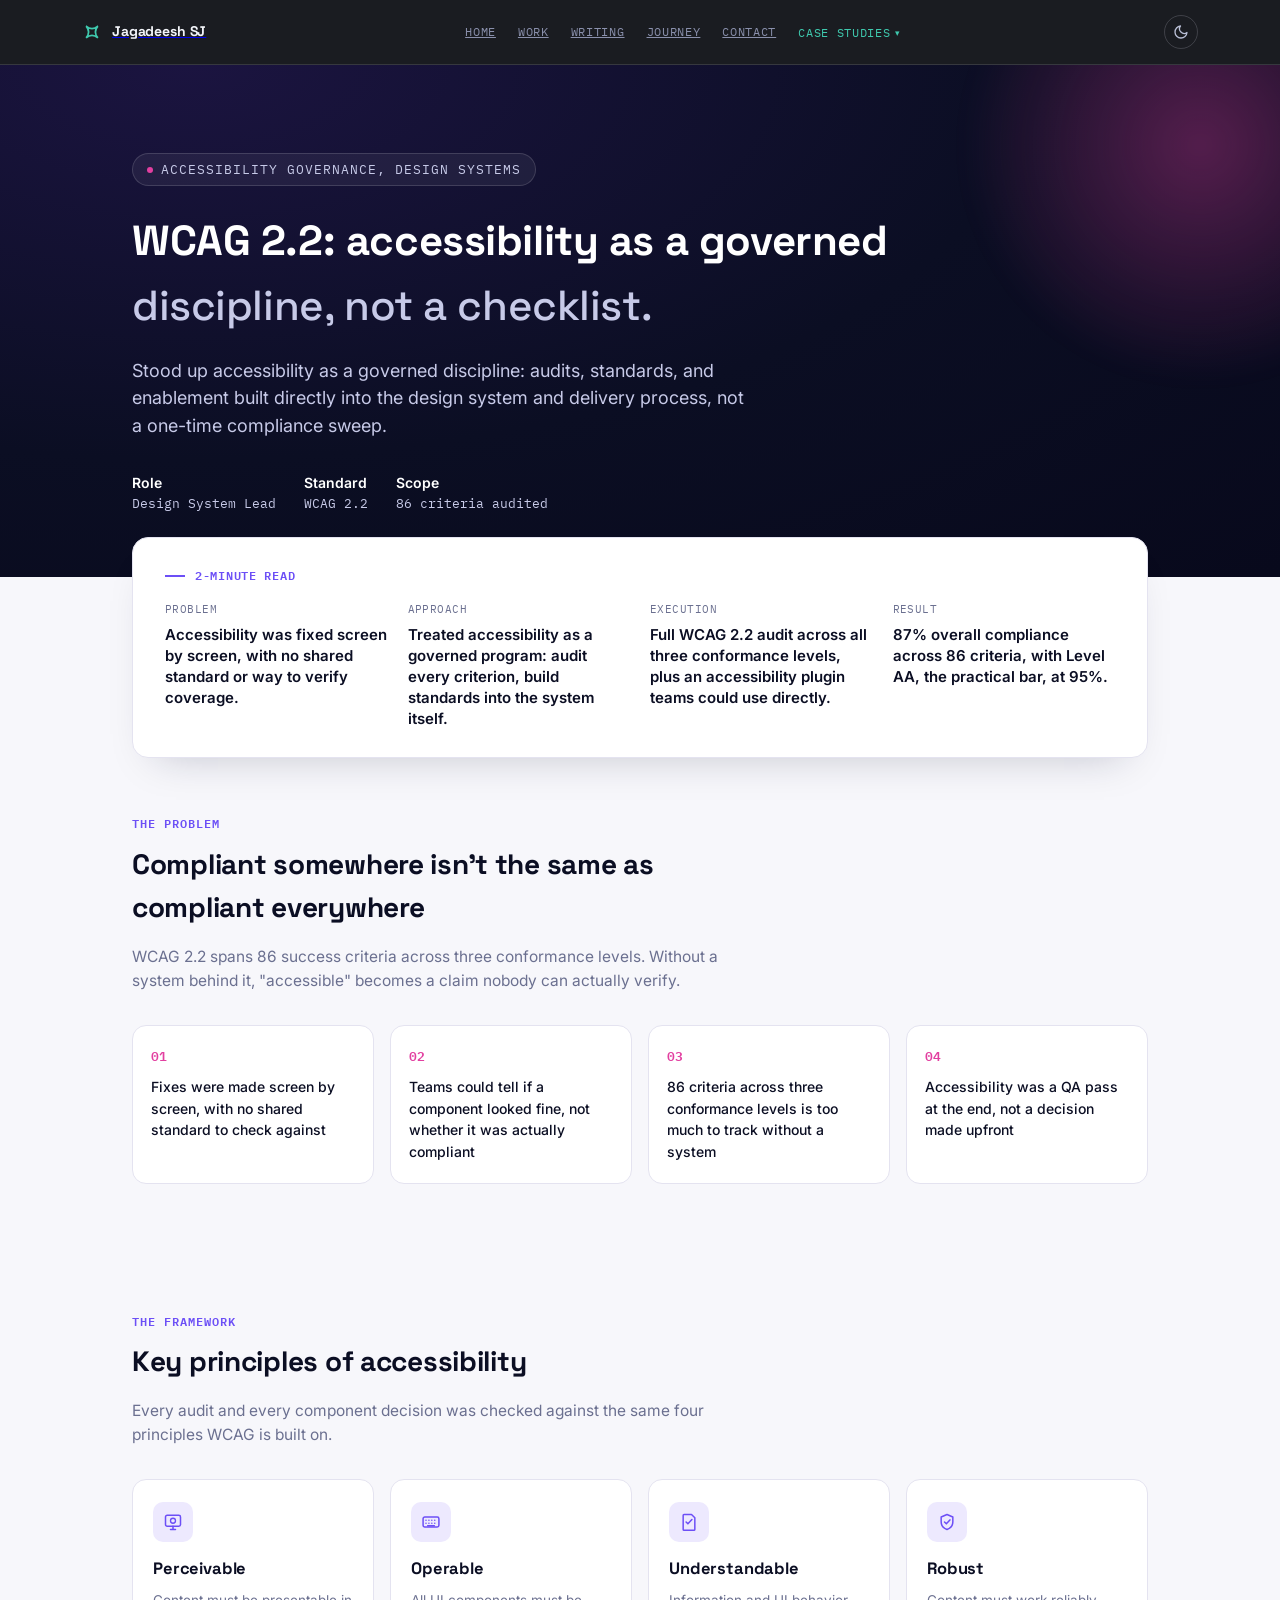
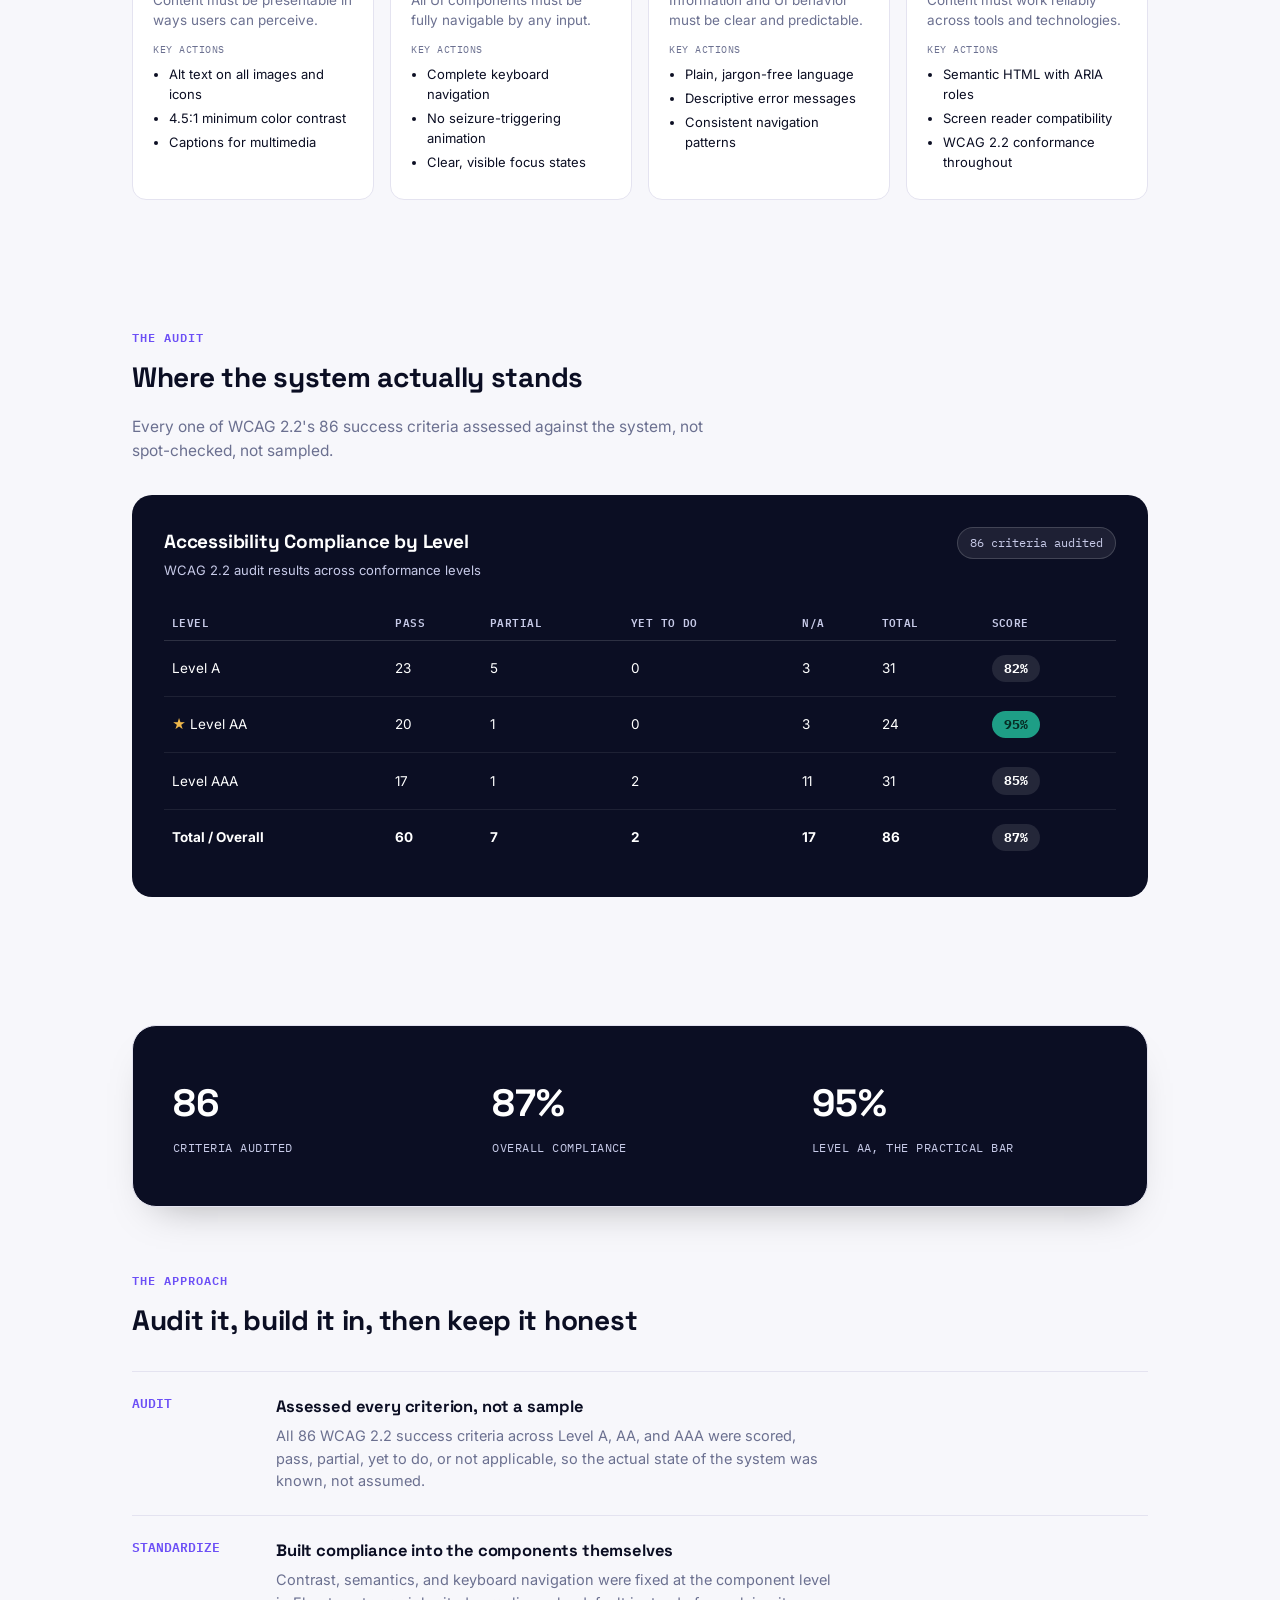
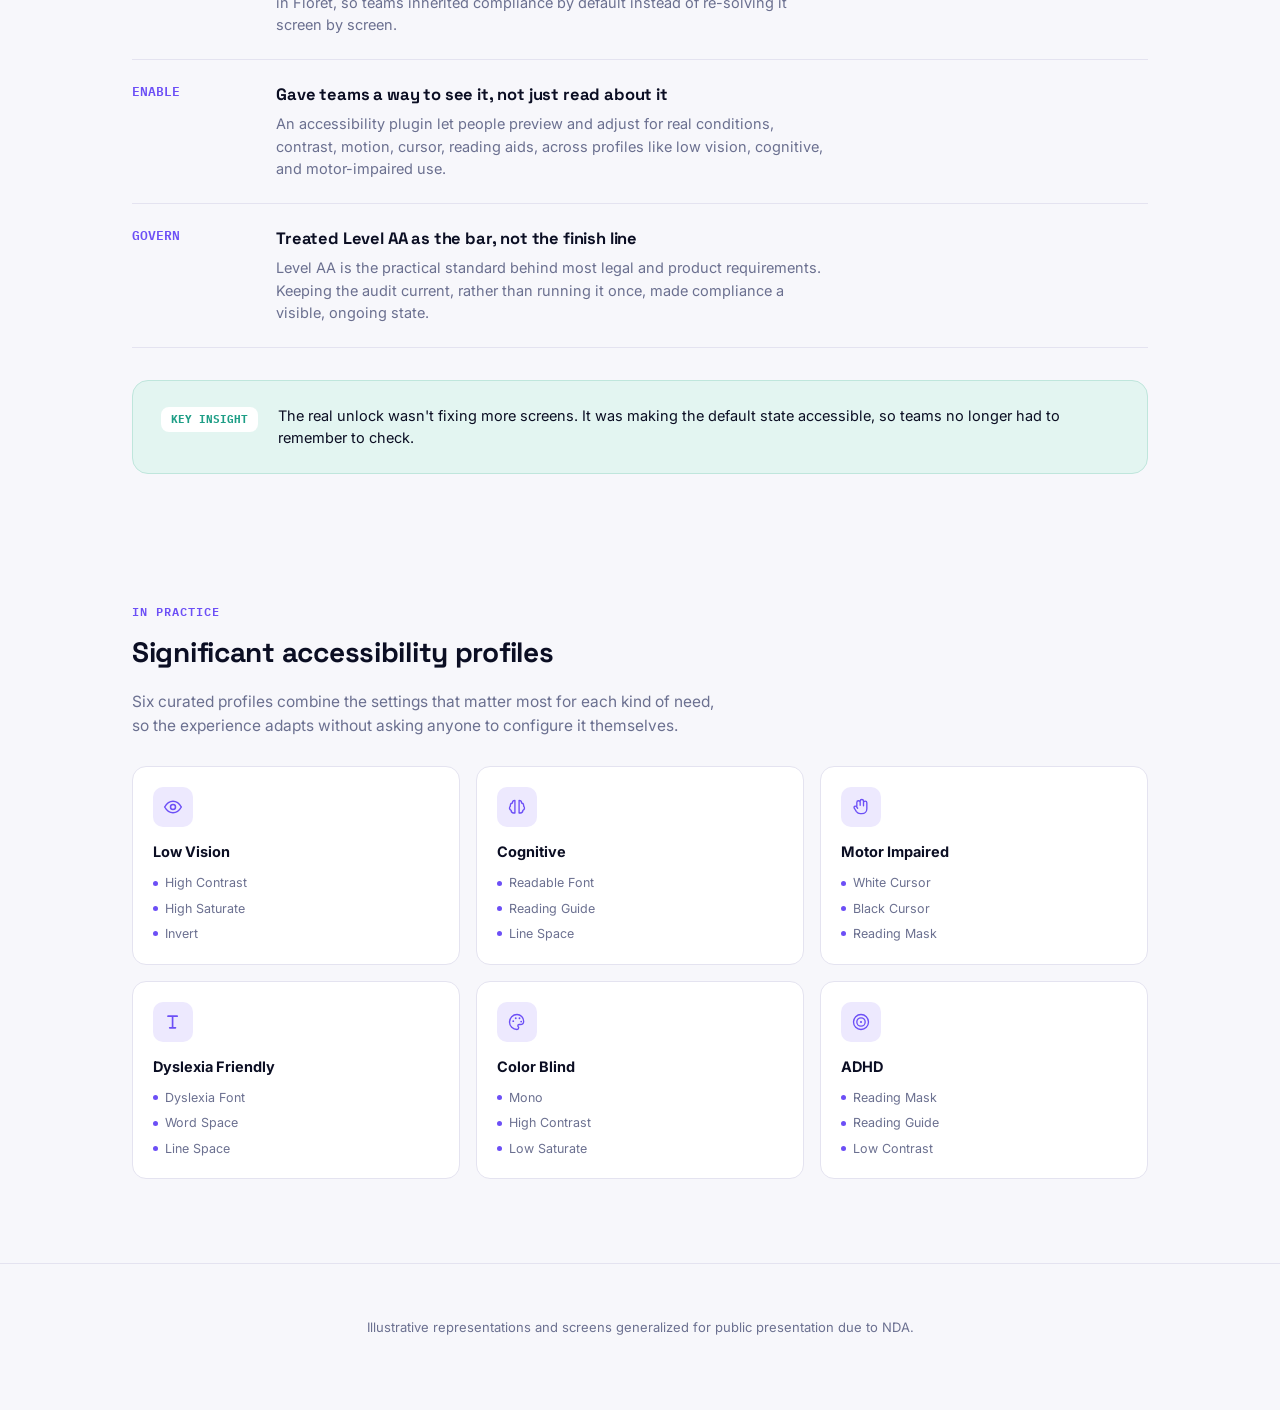
<file: wcagaccessibility_casestudy.html>
<!DOCTYPE html>
<html lang="en">
<head>
<script>(function(){try{var t=localStorage.getItem('siteTheme');if(t==='light'||t==='dark'){document.documentElement.setAttribute('data-theme',t);}}catch(e){}})();</script>
<meta charset="UTF-8">
<link rel="icon" type="image/svg+xml" href="data:image/svg+xml,%3Csvg xmlns='http://www.w3.org/2000/svg' viewBox='0 0 100 100'%3E%3Crect width='100' height='100' rx='22' fill='%2307090F'/%3E%3Cg transform='translate(50,50) scale(0.32)'%3E%3Cpath d='M 0,-100 C 0,-62.51 62.51,0 100,0 C 62.51,0 0,62.51 0,100 C 0,62.51 -62.51,0 -100,0 C -62.51,0 0,-62.51 0,-100 Z' fill='none' stroke='%233FC9AE' stroke-width='20'/%3E%3C/g%3E%3C/svg%3E">
<meta name="description" content="Accessibility as a governed discipline: audits, standards and enablement built into the design system and delivery process.">
<link rel="canonical" href="https://jagadeeshsj.com/wcagaccessibility_casestudy.html">
<meta property="og:type" content="website">
<meta property="og:site_name" content="Jagadeesh SJ">
<meta property="og:title" content="WCAG 2.2 Accessibility Governance Case Study | Jagadeesh SJ">
<meta property="og:description" content="Accessibility as a governed discipline: audits, standards and enablement built into the design system and delivery process.">
<meta property="og:url" content="https://jagadeeshsj.com/wcagaccessibility_casestudy.html">
<meta name="twitter:card" content="summary">
<meta name="viewport" content="width=device-width, initial-scale=1.0">
<title>WCAG 2.2 Accessibility Governance Case Study | Jagadeesh SJ</title>
<link rel="stylesheet" href="nav.css?v=2">
<script src="nav.js?v=2" defer></script>
<style>
  @import url('https://fonts.googleapis.com/css2?family=Space+Grotesk:wght@500;600;700&family=Inter:wght@400;500;600;700&family=IBM+Plex+Mono:wght@500;600&display=swap');

  :root{
    --ink:#0B0E23;
    --ink-2:#141936;
    --paper:#F7F7FB;
    --paper-2:#FFFFFF;
    --violet:#6C4FF6;
    --violet-soft:#EDE9FE;
    --magenta:#E23FA0;
    --legacy:#B0864C;
    --legacy-soft:#F4ECDD;
    --teal:#1E9E86;
    --teal-soft:#E3F5F1;
    --amber:#B8862E;
    --amber-soft:#FBF1DE;
    --red:#C24C40;
    --text-soft:#6B7090;
    --text-on-ink:#C7CAE8;
    --line:#E4E3F0;
    --teal-line:#BFE6DC;
  }
  /* ---------- DARK THEME (toggled via [data-theme="dark"] on <html>) ----------
     .hero, .compliance-card, and .stats-section stay a fixed dark navy in both
     themes (already pinned to literal hex below), same pattern the portfolio's
     .cover bands use. */
  :root[data-theme="dark"]{
    --ink:#EDEFF7;
    --ink-2:#141936;
    --paper:#0B0E23;
    --paper-2:#141936;
    --violet-soft:#241F52;
    --amber-soft:#332813;
    --teal-soft:#0F2E29;
    --text-soft:#9BA0C0;
    --line:#262C48;
    --teal-line:#1C4A40;
  }
  :root[data-theme="dark"] body{ transition:background-color .25s ease, color .25s ease; }
  :root[data-theme="dark"] .tldr, :root[data-theme="dark"] .cause-card, :root[data-theme="dark"] .principle-card,
  :root[data-theme="dark"] .profile-card, :root[data-theme="dark"] .approach-item, :root[data-theme="dark"] .callout{
    transition:background-color .25s ease, border-color .25s ease;
  }

  *{box-sizing:border-box;}
  html{scroll-behavior:smooth;}
  body{
    margin:0;
    background:var(--paper);
    color:var(--ink);
    font-family:'Inter',sans-serif;
    line-height:1.55;
    -webkit-font-smoothing:antialiased;
  }
  h1,h2,h3{
    font-family:'Space Grotesk',sans-serif;
    margin:0;
    letter-spacing:-0.01em;
  }
  .mono{font-family:'IBM Plex Mono',monospace;}
  .wrap{max-width:1080px;margin:0 auto;padding:0 32px;}

  /* ---------- HERO ---------- */
  .hero{
    background:radial-gradient(120% 140% at 15% 0%, #1B1440 0%, #0B0E23 55%, #08091C 100%);
    color:#fff;
    padding:88px 0 64px;
    position:relative;
    overflow:hidden;
  }
  .hero::after{
    content:"";
    position:absolute;
    right:-160px; top:-160px;
    width:480px; height:480px;
    border-radius:50%;
    background:radial-gradient(circle, rgba(226,63,160,0.35), transparent 70%);
    filter:blur(10px);
  }
  .eyebrow{
    display:inline-flex;
    align-items:center;
    gap:8px;
    font-family:'IBM Plex Mono',monospace;
    font-size:12.5px;
    letter-spacing:0.08em;
    text-transform:uppercase;
    color:var(--text-on-ink);
    background:rgba(255,255,255,0.06);
    border:1px solid rgba(255,255,255,0.14);
    padding:6px 14px;
    border-radius:999px;
    position:relative;
    z-index:1;
  }
  .eyebrow .dot{width:6px;height:6px;border-radius:50%;background:var(--magenta);}
  .hero h1{
    font-size:42px;
    font-weight:700;
    max-width:780px;
    margin:22px 0 18px;
    position:relative; z-index:1;
  }
  .hero h1 span{color:var(--text-on-ink); font-weight:500;}
  .hero p.dek{
    font-size:18px;
    max-width:620px;
    color:var(--text-on-ink);
    position:relative; z-index:1;
  }
  .hero-meta{
    display:flex; gap:28px; margin-top:32px; flex-wrap:wrap;
    position:relative; z-index:1;
  }
  .hero-meta div{font-family:'IBM Plex Mono',monospace; font-size:12.5px; color:var(--text-on-ink);}
  .hero-meta b{display:block; color:#fff; font-family:'Inter',sans-serif; font-size:14px; font-weight:600;}

  /* ---------- TLDR ---------- */
  .tldr{
    background:var(--paper-2);
    border:1px solid var(--line);
    border-radius:16px;
    padding:28px 32px;
    margin:-40px 0 56px;
    position:relative; z-index:2;
    box-shadow:0 20px 40px -24px rgba(20,25,54,0.25);
  }
  .tldr-head{
    display:flex; align-items:center; gap:10px;
    font-family:'IBM Plex Mono',monospace;
    font-size:12px; letter-spacing:0.06em; text-transform:uppercase;
    color:var(--violet); margin-bottom:16px; font-weight:600;
  }
  .tldr-head .bar{width:20px;height:2px;background:var(--violet);}
  .tldr-grid{
    display:grid;
    grid-template-columns:repeat(4,1fr);
    gap:20px;
  }
  .tldr-item .k{
    font-family:'IBM Plex Mono',monospace;
    font-size:11px; color:var(--text-soft); text-transform:uppercase; letter-spacing:0.04em;
    margin-bottom:6px;
  }
  .tldr-item .v{font-size:15px; font-weight:600; line-height:1.4;}

  /* ---------- SECTION GENERIC ---------- */
  section{padding:64px 0;}
  .section-tag{
    font-family:'IBM Plex Mono',monospace;
    font-size:12px; letter-spacing:0.08em; text-transform:uppercase;
    color:var(--violet); margin-bottom:10px; font-weight:600;
  }
  .section-title{font-size:28px; font-weight:700; max-width:640px; margin-bottom:14px;}
  .section-desc{color:var(--text-soft); max-width:600px; font-size:15.5px;}

  /* ---------- CAUSES ---------- */
  .causes{display:grid; grid-template-columns:repeat(4,1fr); gap:16px; margin-top:32px;}
  .cause-card{
    background:var(--paper-2); border:1px solid var(--line); border-radius:14px;
    padding:20px 18px;
  }
  .cause-card .num{font-family:'IBM Plex Mono',monospace; color:var(--magenta); font-size:13px; font-weight:600; margin-bottom:10px;}
  .cause-card p{margin:0; font-size:14px; color:var(--ink); font-weight:500;}

  /* ---------- PRINCIPLES (POUR) ---------- */
  .principles{display:grid; grid-template-columns:repeat(4,1fr); gap:16px; margin-top:32px;}
  .principle-card{background:var(--paper-2); border:1px solid var(--line); border-radius:14px; padding:22px 20px;}
  .principle-icon{width:40px; height:40px; border-radius:10px; background:var(--violet-soft); display:flex; align-items:center; justify-content:center; margin-bottom:14px;}
  .principle-icon svg{width:20px; height:20px;}
  .principle-card h3{font-size:16.5px; font-weight:700; margin-bottom:8px;}
  .principle-card p{margin:0 0 12px; font-size:13.5px; color:var(--text-soft); line-height:1.5;}
  .principle-card .tag3{font-family:'IBM Plex Mono',monospace; font-size:10px; letter-spacing:0.05em; text-transform:uppercase; color:var(--text-soft); margin-bottom:6px;}
  .principle-card ul{margin:0; padding-left:16px; font-size:13px; color:var(--ink);}
  .principle-card li{margin-bottom:4px;}

  /* ---------- COMPLIANCE TABLE ---------- */
  .compliance-card{
    background:#0B0E23;
    border-radius:20px;
    padding:32px;
    margin-top:32px;
    color:#fff;
  }
  .compliance-head{display:flex; justify-content:space-between; align-items:flex-start; margin-bottom:22px; flex-wrap:wrap; gap:12px;}
  .compliance-head h3{font-size:19px; font-weight:700; color:#fff; margin-bottom:4px;}
  .compliance-head p{margin:0; font-size:13px; color:var(--text-on-ink);}
  .audited-badge{font-family:'IBM Plex Mono',monospace; font-size:11.5px; background:rgba(255,255,255,0.08); border:1px solid rgba(255,255,255,0.16); padding:6px 12px; border-radius:999px; color:var(--text-on-ink); white-space:nowrap;}
  table.compliance{width:100%; border-collapse:collapse; font-size:13.5px;}
  table.compliance th{
    text-align:left; font-family:'IBM Plex Mono',monospace; font-size:11px; letter-spacing:0.04em;
    text-transform:uppercase; color:var(--text-on-ink); padding:10px 8px; border-bottom:1px solid rgba(255,255,255,0.14); font-weight:600;
  }
  table.compliance td{padding:14px 8px; border-bottom:1px solid rgba(255,255,255,0.08); color:#fff;}
  table.compliance tr.total td{font-weight:700; border-top:1px solid rgba(255,255,255,0.2); border-bottom:none;}
  .score-pill{display:inline-block; font-family:'IBM Plex Mono',monospace; font-weight:700; font-size:12.5px; padding:4px 12px; border-radius:999px; background:rgba(255,255,255,0.1);}
  .score-pill.good{background:var(--teal); color:#062B23;}
  .level-star{color:#F0B84B; margin-right:4px;}

  /* ---------- APPROACH ---------- */
  .approach-list{margin-top:28px; display:flex; flex-direction:column; gap:0;}
  .approach-item{display:grid; grid-template-columns:120px 1fr; gap:24px; padding:22px 0; border-top:1px solid var(--line);}
  .approach-item:last-child{border-bottom:1px solid var(--line);}
  .approach-item .phase{font-family:'IBM Plex Mono',monospace; font-size:12.5px; color:var(--violet); font-weight:600; text-transform:uppercase;}
  .approach-item h3{font-size:16.5px; font-weight:700; margin-bottom:6px;}
  .approach-item p{margin:0; color:var(--text-soft); font-size:14.5px; max-width:560px;}

  /* ---------- PROFILES ---------- */
  .profiles{display:grid; grid-template-columns:repeat(3,1fr); gap:16px; margin-top:28px;}
  .profile-card{background:var(--paper-2); border:1px solid var(--line); border-radius:14px; padding:20px;}
  .profile-icon{width:40px; height:40px; border-radius:10px; background:var(--violet-soft); display:flex; align-items:center; justify-content:center; margin-bottom:14px;}
  .profile-icon svg{width:20px; height:20px;}
  .profile-card h4{font-size:14.5px; font-weight:700; margin:0 0 10px;}
  .profile-card ul{margin:0; padding:0; list-style:none; display:flex; flex-direction:column; gap:6px;}
  .profile-card li{font-size:12.5px; color:var(--text-soft); display:flex; align-items:center; gap:7px;}
  .profile-card li::before{content:""; width:5px; height:5px; border-radius:50%; background:var(--violet); flex-shrink:0;}

  /* ---------- STATS ---------- */
  .stats-section{
    background:#0B0E23;
    color:#fff;
    border-radius:24px;
    padding:48px 40px;
    margin:64px 0;
    border:1px solid var(--line); box-shadow:0 20px 40px -24px rgba(0,0,0,0.35);
  }
  .stats-grid{display:grid; grid-template-columns:repeat(3,1fr); gap:24px; text-align:left;}
  .stat .num{font-family:'Space Grotesk',sans-serif; font-size:38px; font-weight:700; color:#fff;}
  .stat .lbl{font-family:'IBM Plex Mono',monospace; font-size:12px; color:var(--text-on-ink); text-transform:uppercase; letter-spacing:0.04em; margin-top:6px;}

  .callout{background:var(--teal-soft); border:1px solid var(--teal-line); border-radius:16px; padding:24px 28px; margin-top:32px; display:flex; gap:20px; align-items:flex-start;}
  .callout .tag2{font-family:'IBM Plex Mono',monospace; font-size:11px; font-weight:700; text-transform:uppercase; color:var(--teal); background:#fff; border-radius:8px; padding:4px 10px; flex-shrink:0; margin-top:2px;}
  .callout p{margin:0; font-size:14.5px; color:var(--ink);}

  footer{padding:40px 0 60px; border-top:1px solid var(--line); margin-top:20px;}
  footer p{color:var(--text-soft); font-size:13px; text-align:center;}

  .table-scroll{ overflow-x:auto; -webkit-overflow-scrolling:touch; }

  @media (max-width:820px){
    .tldr-grid{grid-template-columns:repeat(2,1fr);}
    .causes{grid-template-columns:repeat(2,1fr);}
    .principles{grid-template-columns:repeat(2,1fr);}
    .profiles{grid-template-columns:1fr;}
    .stats-grid{grid-template-columns:1fr; row-gap:28px;}
    .approach-item{grid-template-columns:1fr; gap:6px;}
    .hero h1{font-size:30px;}
    table.compliance{font-size:12px;}
  }
  @media (max-width:600px){
    table.compliance{ min-width:520px; }
    .compliance-card{ padding:24px 20px; }
    .wrap{padding:0 20px;}
    section{padding:44px 0;}
    .tldr{padding:22px 20px; margin:-30px 0 40px;}
    .tldr-grid{grid-template-columns:1fr; gap:16px;}
    .causes{grid-template-columns:1fr;}
    .principles{grid-template-columns:1fr;}
  }
</style>
<!-- Google Analytics (GA4) -->
<script async src="https://www.googletagmanager.com/gtag/js?id=G-6GDXJ82PP9"></script>
<script>
  window.dataLayer = window.dataLayer || [];
  function gtag(){dataLayer.push(arguments);}
  gtag('js', new Date());
  gtag('config', 'G-6GDXJ82PP9');
</script>
</head>
<body>

  <div class="hero">
    <div class="wrap">
      <span class="eyebrow"><span class="dot"></span>Accessibility Governance, Design Systems</span>
      <h1>WCAG 2.2: accessibility as a governed<br><span>discipline, not a checklist.</span></h1>
      <p class="dek">Stood up accessibility as a governed discipline: audits, standards, and enablement built directly into the design system and delivery process, not a one-time compliance sweep.</p>
      <div class="hero-meta">
        <div><b>Role</b>Design System Lead</div>
        <div><b>Standard</b>WCAG 2.2</div>
        <div><b>Scope</b>86 criteria audited</div>
      </div>
    </div>
  </div>

  <div class="wrap">
    <div class="tldr">
      <div class="tldr-head"><span class="bar"></span>2-minute read</div>
      <div class="tldr-grid">
        <div class="tldr-item">
          <div class="k">Problem</div>
          <div class="v">Accessibility was fixed screen by screen, with no shared standard or way to verify coverage.</div>
        </div>
        <div class="tldr-item">
          <div class="k">Approach</div>
          <div class="v">Treated accessibility as a governed program: audit every criterion, build standards into the system itself.</div>
        </div>
        <div class="tldr-item">
          <div class="k">Execution</div>
          <div class="v">Full WCAG 2.2 audit across all three conformance levels, plus an accessibility plugin teams could use directly.</div>
        </div>
        <div class="tldr-item">
          <div class="k">Result</div>
          <div class="v">87% overall compliance across 86 criteria, with Level AA, the practical bar, at 95%.</div>
        </div>
      </div>
    </div>
  </div>

  <div class="wrap">
    <section style="padding-top:0;">
      <div class="section-tag">The Problem</div>
      <h2 class="section-title">Compliant somewhere isn't the same as compliant everywhere</h2>
      <p class="section-desc">WCAG 2.2 spans 86 success criteria across three conformance levels. Without a system behind it, "accessible" becomes a claim nobody can actually verify.</p>
      <div class="causes">
        <div class="cause-card"><div class="num">01</div><p>Fixes were made screen by screen, with no shared standard to check against</p></div>
        <div class="cause-card"><div class="num">02</div><p>Teams could tell if a component looked fine, not whether it was actually compliant</p></div>
        <div class="cause-card"><div class="num">03</div><p>86 criteria across three conformance levels is too much to track without a system</p></div>
        <div class="cause-card"><div class="num">04</div><p>Accessibility was a QA pass at the end, not a decision made upfront</p></div>
      </div>
    </section>

    <section>
      <div class="section-tag">The Framework</div>
      <h2 class="section-title">Key principles of accessibility</h2>
      <p class="section-desc">Every audit and every component decision was checked against the same four principles WCAG is built on.</p>
      <div class="principles">
        <div class="principle-card">
          <div class="principle-icon"><svg viewBox="0 0 24 24" fill="none"><rect x="3" y="4" width="18" height="13" rx="2" stroke="#6C4FF6" stroke-width="1.8"/><path d="M9 21h6M12 17v4" stroke="#6C4FF6" stroke-width="1.8" stroke-linecap="round"/><circle cx="12" cy="10.5" r="3" stroke="#6C4FF6" stroke-width="1.6"/></svg></div>
          <h3>Perceivable</h3>
          <p>Content must be presentable in ways users can perceive.</p>
          <div class="tag3">Key actions</div>
          <ul>
            <li>Alt text on all images and icons</li>
            <li>4.5:1 minimum color contrast</li>
            <li>Captions for multimedia</li>
          </ul>
        </div>
        <div class="principle-card">
          <div class="principle-icon"><svg viewBox="0 0 24 24" fill="none"><rect x="2.5" y="6" width="19" height="12" rx="2" stroke="#6C4FF6" stroke-width="1.8"/><path d="M6 10h.01M9.5 10h.01M13 10h.01M16.5 10h.01M6 13.5h.01M9.5 13.5h.01M13 13.5h.01M16.5 13.5h.01M8 16.5h8" stroke="#6C4FF6" stroke-width="1.8" stroke-linecap="round"/></svg></div>
          <h3>Operable</h3>
          <p>All UI components must be fully navigable by any input.</p>
          <div class="tag3">Key actions</div>
          <ul>
            <li>Complete keyboard navigation</li>
            <li>No seizure-triggering animation</li>
            <li>Clear, visible focus states</li>
          </ul>
        </div>
        <div class="principle-card">
          <div class="principle-icon"><svg viewBox="0 0 24 24" fill="none"><path d="M6 3h9l4 4v14a1 1 0 01-1 1H6a1 1 0 01-1-1V4a1 1 0 011-1z" stroke="#6C4FF6" stroke-width="1.8" stroke-linejoin="round"/><path d="M8.5 12l2.2 2.2L15.5 9" stroke="#6C4FF6" stroke-width="1.8" stroke-linecap="round" stroke-linejoin="round"/></svg></div>
          <h3>Understandable</h3>
          <p>Information and UI behavior must be clear and predictable.</p>
          <div class="tag3">Key actions</div>
          <ul>
            <li>Plain, jargon-free language</li>
            <li>Descriptive error messages</li>
            <li>Consistent navigation patterns</li>
          </ul>
        </div>
        <div class="principle-card">
          <div class="principle-icon"><svg viewBox="0 0 24 24" fill="none"><path d="M12 3l7 3v6c0 4.5-3 7.5-7 9-4-1.5-7-4.5-7-9V6l7-3z" stroke="#6C4FF6" stroke-width="1.8" stroke-linejoin="round"/><path d="M9 12l2.2 2.2L15.5 9.5" stroke="#6C4FF6" stroke-width="1.8" stroke-linecap="round" stroke-linejoin="round"/></svg></div>
          <h3>Robust</h3>
          <p>Content must work reliably across tools and technologies.</p>
          <div class="tag3">Key actions</div>
          <ul>
            <li>Semantic HTML with ARIA roles</li>
            <li>Screen reader compatibility</li>
            <li>WCAG 2.2 conformance throughout</li>
          </ul>
        </div>
      </div>
    </section>

    <section>
      <div class="section-tag">The Audit</div>
      <h2 class="section-title">Where the system actually stands</h2>
      <p class="section-desc">Every one of WCAG 2.2's 86 success criteria assessed against the system, not spot-checked, not sampled.</p>
      <div class="compliance-card">
        <div class="compliance-head">
          <div>
            <h3>Accessibility Compliance by Level</h3>
            <p>WCAG 2.2 audit results across conformance levels</p>
          </div>
          <span class="audited-badge">86 criteria audited</span>
        </div>
        <div class="table-scroll">
          <table class="compliance">
            <thead>
              <tr><th>Level</th><th>Pass</th><th>Partial</th><th>Yet to Do</th><th>N/A</th><th>Total</th><th>Score</th></tr>
            </thead>
            <tbody>
              <tr><td>Level A</td><td>23</td><td>5</td><td>0</td><td>3</td><td>31</td><td><span class="score-pill">82%</span></td></tr>
              <tr><td><span class="level-star">★</span>Level AA</td><td>20</td><td>1</td><td>0</td><td>3</td><td>24</td><td><span class="score-pill good">95%</span></td></tr>
              <tr><td>Level AAA</td><td>17</td><td>1</td><td>2</td><td>11</td><td>31</td><td><span class="score-pill">85%</span></td></tr>
              <tr class="total"><td>Total / Overall</td><td>60</td><td>7</td><td>2</td><td>17</td><td>86</td><td><span class="score-pill">87%</span></td></tr>
            </tbody>
          </table>
        </div>
      </div>
    </section>

    <div class="stats-section">
      <div class="stats-grid">
        <div class="stat"><div class="num">86</div><div class="lbl">Criteria audited</div></div>
        <div class="stat"><div class="num">87%</div><div class="lbl">Overall compliance</div></div>
        <div class="stat"><div class="num">95%</div><div class="lbl">Level AA, the practical bar</div></div>
      </div>
    </div>

    <section style="padding-top:0;">
      <div class="section-tag">The Approach</div>
      <h2 class="section-title">Audit it, build it in, then keep it honest</h2>
      <div class="approach-list">
        <div class="approach-item">
          <div class="phase">Audit</div>
          <div>
            <h3>Assessed every criterion, not a sample</h3>
            <p>All 86 WCAG 2.2 success criteria across Level A, AA, and AAA were scored, pass, partial, yet to do, or not applicable, so the actual state of the system was known, not assumed.</p>
          </div>
        </div>
        <div class="approach-item">
          <div class="phase">Standardize</div>
          <div>
            <h3>Built compliance into the components themselves</h3>
            <p>Contrast, semantics, and keyboard navigation were fixed at the component level in Floret, so teams inherited compliance by default instead of re-solving it screen by screen.</p>
          </div>
        </div>
        <div class="approach-item">
          <div class="phase">Enable</div>
          <div>
            <h3>Gave teams a way to see it, not just read about it</h3>
            <p>An accessibility plugin let people preview and adjust for real conditions, contrast, motion, cursor, reading aids, across profiles like low vision, cognitive, and motor-impaired use.</p>
          </div>
        </div>
        <div class="approach-item">
          <div class="phase">Govern</div>
          <div>
            <h3>Treated Level AA as the bar, not the finish line</h3>
            <p>Level AA is the practical standard behind most legal and product requirements. Keeping the audit current, rather than running it once, made compliance a visible, ongoing state.</p>
          </div>
        </div>
      </div>

      <div class="callout">
        <span class="tag2">Key insight</span>
        <p>The real unlock wasn't fixing more screens. It was making the default state accessible, so teams no longer had to remember to check.</p>
      </div>
    </section>

    <section>
      <div class="section-tag">In Practice</div>
      <h2 class="section-title">Significant accessibility profiles</h2>
      <p class="section-desc">Six curated profiles combine the settings that matter most for each kind of need, so the experience adapts without asking anyone to configure it themselves.</p>
      <div class="profiles">
        <div class="profile-card">
          <div class="profile-icon"><svg viewBox="0 0 24 24" fill="none"><path d="M2 12s4-7 10-7 10 7 10 7-4 7-10 7-10-7-10-7z" stroke="#6C4FF6" stroke-width="1.8" stroke-linecap="round" stroke-linejoin="round"/><circle cx="12" cy="12" r="3" stroke="#6C4FF6" stroke-width="1.8"/></svg></div>
          <h4>Low Vision</h4>
          <ul><li>High Contrast</li><li>High Saturate</li><li>Invert</li></ul>
        </div>
        <div class="profile-card">
          <div class="profile-icon"><svg viewBox="0 0 24 24" fill="none"><path d="M9.5 4a3 3 0 00-3 3v.2A2.8 2.8 0 004 9.8v1.4a2.8 2.8 0 00-1 2.15A2.8 2.8 0 005 16v.2a3 3 0 003 3h.5M14.5 4a3 3 0 013 3v.2a2.8 2.8 0 012.5 2.6v1.4a2.8 2.8 0 011 2.15A2.8 2.8 0 0119 16v.2a3 3 0 01-3 3h-.5M9.5 4v15.2M14.5 4v15.2" stroke="#6C4FF6" stroke-width="1.6" stroke-linecap="round" stroke-linejoin="round"/></svg></div>
          <h4>Cognitive</h4>
          <ul><li>Readable Font</li><li>Reading Guide</li><li>Line Space</li></ul>
        </div>
        <div class="profile-card">
          <div class="profile-icon"><svg viewBox="0 0 24 24" fill="none"><path d="M7 11V6.5a2 2 0 014 0V10M11 10V5a2 2 0 014 0v5M15 10.5V7a2 2 0 014 0v7c0 3.5-2.5 6-6 6h-2c-2 0-3-.5-4.5-2.5L4 13.5c-.6-.8-.4-1.7.3-2.2.7-.5 1.6-.4 2.2.3L8 13.5" stroke="#6C4FF6" stroke-width="1.6" stroke-linecap="round" stroke-linejoin="round"/></svg></div>
          <h4>Motor Impaired</h4>
          <ul><li>White Cursor</li><li>Black Cursor</li><li>Reading Mask</li></ul>
        </div>
        <div class="profile-card">
          <div class="profile-icon"><svg viewBox="0 0 24 24" fill="none"><path d="M6 5h11M11.5 5v14M8 19h7" stroke="#6C4FF6" stroke-width="2" stroke-linecap="round" stroke-linejoin="round"/></svg></div>
          <h4>Dyslexia Friendly</h4>
          <ul><li>Dyslexia Font</li><li>Word Space</li><li>Line Space</li></ul>
        </div>
        <div class="profile-card">
          <div class="profile-icon"><svg viewBox="0 0 24 24" fill="none"><path d="M12 3a9 9 0 000 18c1.1 0 2-.9 2-2 0-.5-.2-1-.5-1.3-.3-.4-.5-.8-.5-1.2 0-.9.7-1.5 1.5-1.5H16a4 4 0 004-4c0-4.4-3.6-8-8-8z" stroke="#6C4FF6" stroke-width="1.6" stroke-linejoin="round"/><circle cx="7.5" cy="11" r="1.1" fill="#6C4FF6"/><circle cx="10.5" cy="7.5" r="1.1" fill="#6C4FF6"/><circle cx="15" cy="7.5" r="1.1" fill="#6C4FF6"/><circle cx="17" cy="11.5" r="1.1" fill="#6C4FF6"/></svg></div>
          <h4>Color Blind</h4>
          <ul><li>Mono</li><li>High Contrast</li><li>Low Saturate</li></ul>
        </div>
        <div class="profile-card">
          <div class="profile-icon"><svg viewBox="0 0 24 24" fill="none"><circle cx="12" cy="12" r="9" stroke="#6C4FF6" stroke-width="1.6"/><circle cx="12" cy="12" r="5" stroke="#6C4FF6" stroke-width="1.6"/><circle cx="12" cy="12" r="1.3" fill="#6C4FF6"/></svg></div>
          <h4>ADHD</h4>
          <ul><li>Reading Mask</li><li>Reading Guide</li><li>Low Contrast</li></ul>
        </div>
      </div>
    </section>
  </div>

  <footer>
    <p>Illustrative representations and screens generalized for public presentation due to NDA.</p>
  </footer>

</body>
</html>
</file>
<file: nav.css>
/* ============================================================
   Global site navigation — shared by every page on the site.
   Injected by nav.js so adding a new page never requires
   touching markup on the existing pages.
   ============================================================ */
.site-nav{
  position:sticky; top:0; z-index:200;
  background:rgba(7,9,15,0.92);
  backdrop-filter:blur(14px);
  -webkit-backdrop-filter:blur(14px);
  border-bottom:1px solid rgba(224,228,240,0.14);
  font-family:'Inter',sans-serif;
}
.site-nav-wrap{
  max-width:1180px; margin:0 auto; padding:0 32px;
  display:flex; align-items:center; justify-content:space-between; height:64px; gap:24px;
}
.site-brand{ display:flex; align-items:center; gap:10px; flex-shrink:0; }
.site-brand-mark{ width:20px; height:20px; flex-shrink:0; display:block; }
.site-brand-name{ font-family:'Space Grotesk',sans-serif; font-weight:700; font-size:14px; color:#F3F5FA; letter-spacing:-0.01em; }

.site-navlinks{ display:flex; align-items:center; gap:22px; }
.site-navlinks > a,
.site-navdrop > button{
  font-family:'IBM Plex Mono',monospace; font-size:11.5px; letter-spacing:0.06em; text-transform:uppercase;
  color:#8A90AC; background:none; border:none; cursor:pointer; padding:0; display:flex; align-items:center; gap:5px;
  transition:color .2s ease;
}
.site-navlinks > a:hover, .site-navlinks > a:focus-visible, .site-navlinks > a.active,
.site-navdrop > button:hover, .site-navdrop > button:focus-visible, .site-navdrop > button.active{
  color:#3FC9AE;
}
.site-navlinks a:focus-visible, .site-navdrop button:focus-visible{ outline:2px solid #3FC9AE; outline-offset:4px; }

.site-navdrop{ position:relative; }
.site-navdrop .caret{ font-size:9px; transition:transform .2s ease; }
.site-navdrop[data-open="true"] .caret{ transform:rotate(180deg); }
.site-navdrop-menu{
  position:absolute; top:calc(100% + 14px); right:0; min-width:230px;
  background:#0C1018; border:1px solid rgba(224,228,240,0.16); border-radius:10px;
  padding:8px; box-shadow:0 20px 40px -16px rgba(0,0,0,0.6);
  opacity:0; visibility:hidden; transform:translateY(-6px);
  transition:opacity .18s ease, transform .18s ease, visibility .18s ease;
}
.site-navdrop[data-open="true"] .site-navdrop-menu{ opacity:1; visibility:visible; transform:translateY(0); }
.site-navdrop-menu a{
  display:block; padding:9px 12px; border-radius:6px;
  font-family:'Inter',sans-serif; font-size:13px; color:#DDE1F0; text-transform:none; letter-spacing:normal;
}
.site-navdrop-menu a:hover, .site-navdrop-menu a:focus-visible{ background:rgba(63,201,174,0.12); color:#F3F5FA; }
.site-navdrop-menu a.active{ color:#3FC9AE; }

@media (max-width:760px){
  .site-navlinks{ display:none; }
}

.nav-hamburger{
  display:none; align-items:center; justify-content:center;
  width:36px; height:36px; border-radius:8px;
  border:1px solid rgba(224,228,240,0.18); background:none; cursor:pointer;
  color:#B9BFD6; flex-shrink:0;
  transition:color .2s ease, border-color .2s ease;
}
.nav-hamburger:hover, .nav-hamburger:focus-visible{ color:#3FC9AE; border-color:rgba(63,201,174,0.4); }
.nav-hamburger:focus-visible{ outline:2px solid #3FC9AE; outline-offset:2px; }
.nav-hamburger svg{ width:18px; height:18px; display:block; }
.nav-hamburger .icon-close{ display:none; }
.nav-hamburger[aria-expanded="true"] .icon-open{ display:none; }
.nav-hamburger[aria-expanded="true"] .icon-close{ display:block; }

.site-mobile-menu{
  display:flex; flex-direction:column;
  max-height:0; overflow:hidden; opacity:0;
  border-top:0 solid rgba(224,228,240,0.14);
  background:rgba(7,9,15,0.98);
  transition:max-height .25s ease, opacity .2s ease, border-top-width .25s ease;
}
.site-mobile-menu[data-open="true"]{ max-height:70vh; opacity:1; overflow-y:auto; border-top-width:1px; }
.site-mobile-menu-inner{ padding:8px 32px 24px; display:flex; flex-direction:column; }
.site-mobile-menu a{
  padding:13px 2px; font-family:'IBM Plex Mono',monospace; font-size:12.5px; letter-spacing:0.06em; text-transform:uppercase;
  color:#B9BFD6; border-bottom:1px solid rgba(224,228,240,0.08);
}
.site-mobile-menu a:last-child{ border-bottom:none; }
.site-mobile-menu a:hover, .site-mobile-menu a:focus-visible, .site-mobile-menu a.active{ color:#3FC9AE; }
.mobile-menu-label{
  padding:18px 2px 6px; font-family:'IBM Plex Mono',monospace; font-size:10.5px; letter-spacing:0.08em; text-transform:uppercase; color:#6B7290;
}

@media (max-width:760px){
  .nav-hamburger{ display:flex; }
}
@media (prefers-reduced-motion: reduce){
  .site-mobile-menu{ transition:none; }
}

.theme-toggle{
  display:flex; align-items:center; justify-content:center;
  width:34px; height:34px; border-radius:50%;
  border:1px solid rgba(224,228,240,0.18); background:none; cursor:pointer;
  color:#B9BFD6; flex-shrink:0; margin-left:4px;
  transition:color .2s ease, border-color .2s ease, background .2s ease;
}
.theme-toggle:hover, .theme-toggle:focus-visible{ color:#3FC9AE; border-color:rgba(63,201,174,0.4); }
.theme-toggle:focus-visible{ outline:2px solid #3FC9AE; outline-offset:2px; }
.theme-toggle svg{ width:16px; height:16px; display:block; }
</file>
